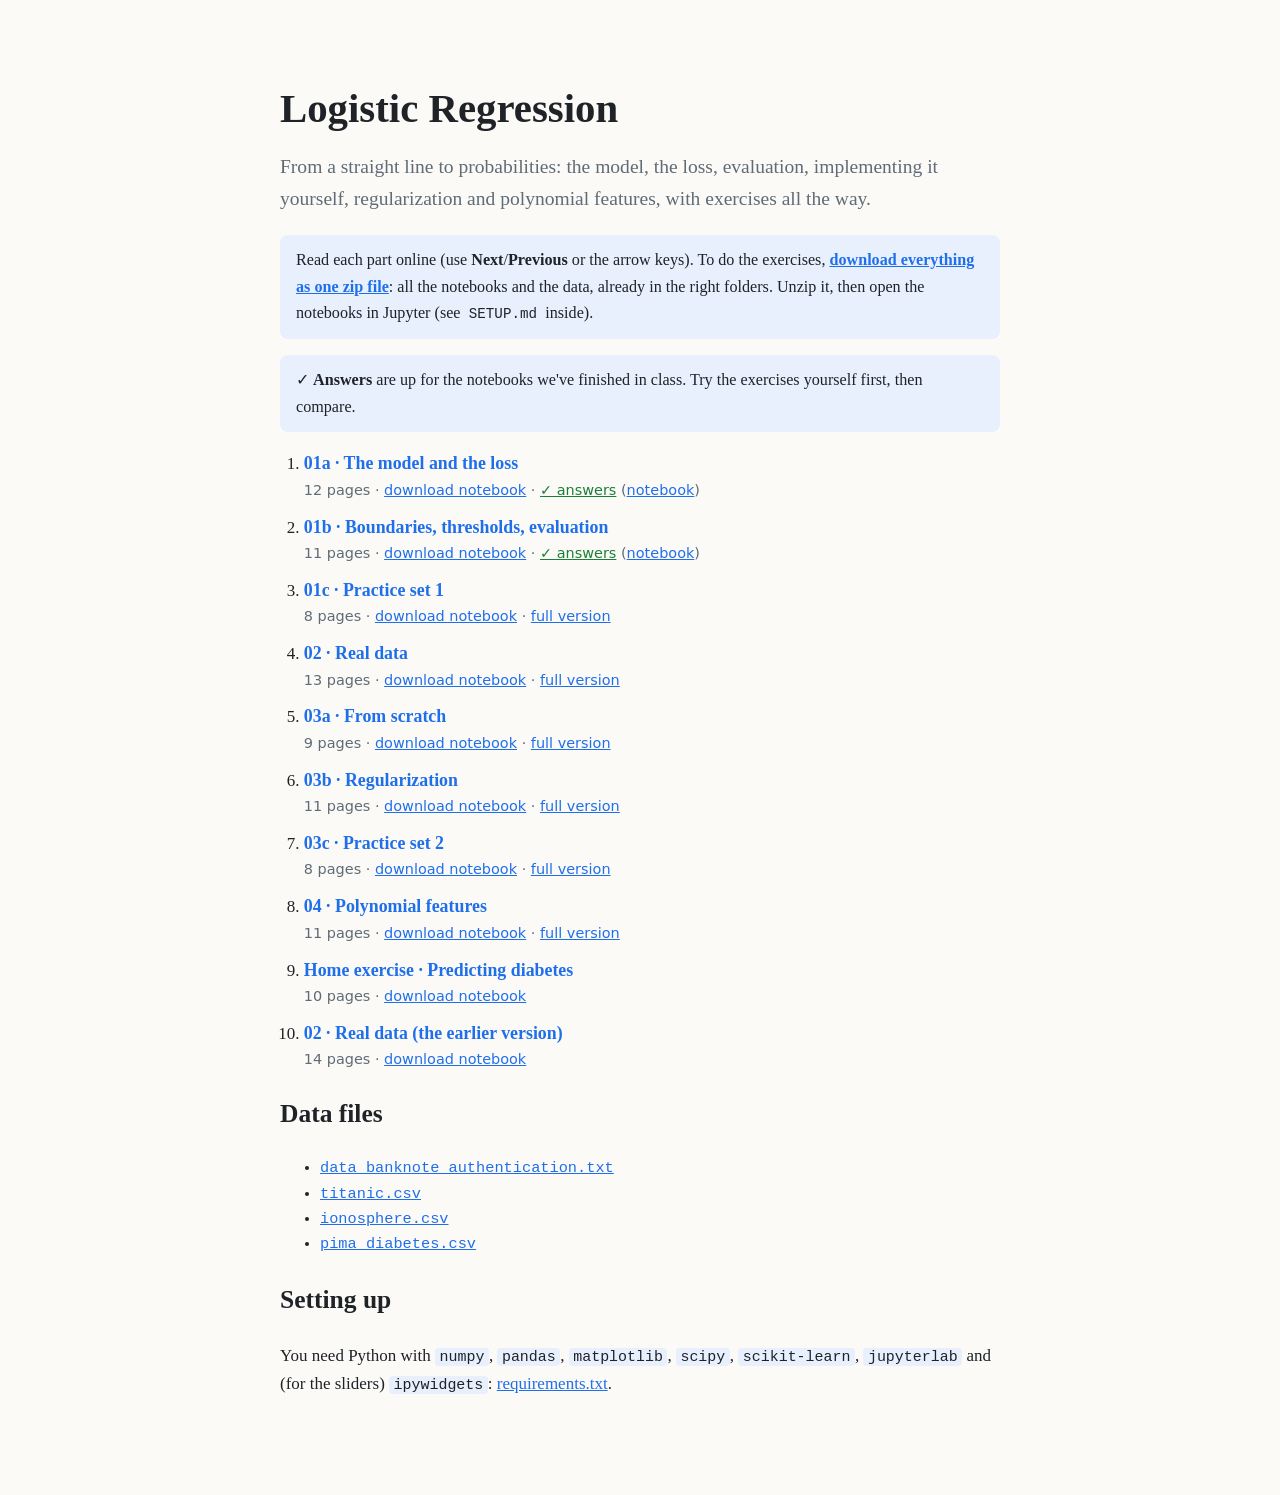
<file: docs/index.html>
<!DOCTYPE html>
<html lang="en">
<head>
<meta charset="utf-8">
<meta name="viewport" content="width=device-width, initial-scale=1">
<title>Logistic Regression · Course materials</title>
<link rel="stylesheet" href="assets/style.css">
</head>
<body class="index">
<main class="index-main">
  <h1>Logistic Regression</h1>
  <p class="lead">From a straight line to probabilities: the model, the loss, evaluation, implementing it
  yourself, regularization and polynomial features, with exercises all the way.</p>
  <p class="hint">Read each part online (use <b>Next</b>/<b>Previous</b> or the arrow keys). To do the
  exercises, <a href="downloads/logistic-regression-student.zip" download><b>download everything as one
  zip file</b></a>: all the notebooks and the data, already in the right folders. Unzip it, then open the
  notebooks in Jupyter (see <code>SETUP.md</code> inside).</p>
  <p class="hint">✓ <b>Answers</b> are up for the notebooks we've finished in class. Try the exercises yourself first, then compare.</p>
  <ol class="nb-list"><li><a class="nb-link" href="01a.html">01a · The model and the loss</a><span class="nb-meta">12 pages · <a href="downloads/01a_model_and_loss_student.ipynb" download>download notebook</a> · <a class="ans" href="01a-answers.html">✓ answers</a> (<a href="downloads/01a_model_and_loss_answers.ipynb" download>notebook</a>)</span></li><li><a class="nb-link" href="01b.html">01b · Boundaries, thresholds, evaluation</a><span class="nb-meta">11 pages · <a href="downloads/01b_2d_evaluation_student.ipynb" download>download notebook</a> · <a class="ans" href="01b-answers.html">✓ answers</a> (<a href="downloads/01b_2d_evaluation_answers.ipynb" download>notebook</a>)</span></li><li><a class="nb-link" href="01c.html">01c · Practice set 1</a><span class="nb-meta">8 pages · <a href="downloads/01c_practice_1_student.ipynb" download>download notebook</a> · <a href="downloads/01c_practice_1_full_student.ipynb" download>full version</a></span></li><li><a class="nb-link" href="02.html">02 · Real data</a><span class="nb-meta">13 pages · <a href="downloads/02_real_data_student.ipynb" download>download notebook</a> · <a href="downloads/02_real_data_full_student.ipynb" download>full version</a></span></li><li><a class="nb-link" href="03a.html">03a · From scratch</a><span class="nb-meta">9 pages · <a href="downloads/03a_from_scratch_student.ipynb" download>download notebook</a> · <a href="downloads/03a_from_scratch_full_student.ipynb" download>full version</a></span></li><li><a class="nb-link" href="03b.html">03b · Regularization</a><span class="nb-meta">11 pages · <a href="downloads/03b_regularization_student.ipynb" download>download notebook</a> · <a href="downloads/03b_regularization_full_student.ipynb" download>full version</a></span></li><li><a class="nb-link" href="03c.html">03c · Practice set 2</a><span class="nb-meta">8 pages · <a href="downloads/03c_practice_2_student.ipynb" download>download notebook</a> · <a href="downloads/03c_practice_2_full_student.ipynb" download>full version</a></span></li><li><a class="nb-link" href="04.html">04 · Polynomial features</a><span class="nb-meta">11 pages · <a href="downloads/04_polynomial_features_student.ipynb" download>download notebook</a> · <a href="downloads/04_polynomial_features_full_student.ipynb" download>full version</a></span></li><li><a class="nb-link" href="hw.html">Home exercise · Predicting diabetes</a><span class="nb-meta">10 pages · <a href="downloads/hw_pima_student.ipynb" download>download notebook</a></span></li><li><a class="nb-link" href="02old.html">02 · Real data (the earlier version)</a><span class="nb-meta">14 pages · <a href="downloads/02_real_data_previous_student.ipynb" download>download notebook</a></span></li></ol>
  <h2>Data files</h2>
  <ul class="data-list"><li><a href="downloads/data/data_banknote_authentication.txt" download>data_banknote_authentication.txt</a></li><li><a href="downloads/data/titanic.csv" download>titanic.csv</a></li><li><a href="downloads/data/ionosphere.csv" download>ionosphere.csv</a></li><li><a href="downloads/data/pima_diabetes.csv" download>pima_diabetes.csv</a></li></ul>
  <h2>Setting up</h2>
  <p>You need Python with <code>numpy</code>, <code>pandas</code>, <code>matplotlib</code>, <code>scipy</code>,
  <code>scikit-learn</code>, <code>jupyterlab</code> and (for the sliders) <code>ipywidgets</code>:
  <a href="downloads/requirements.txt">requirements.txt</a>.</p>
</main>
</body>
</html>
</file>
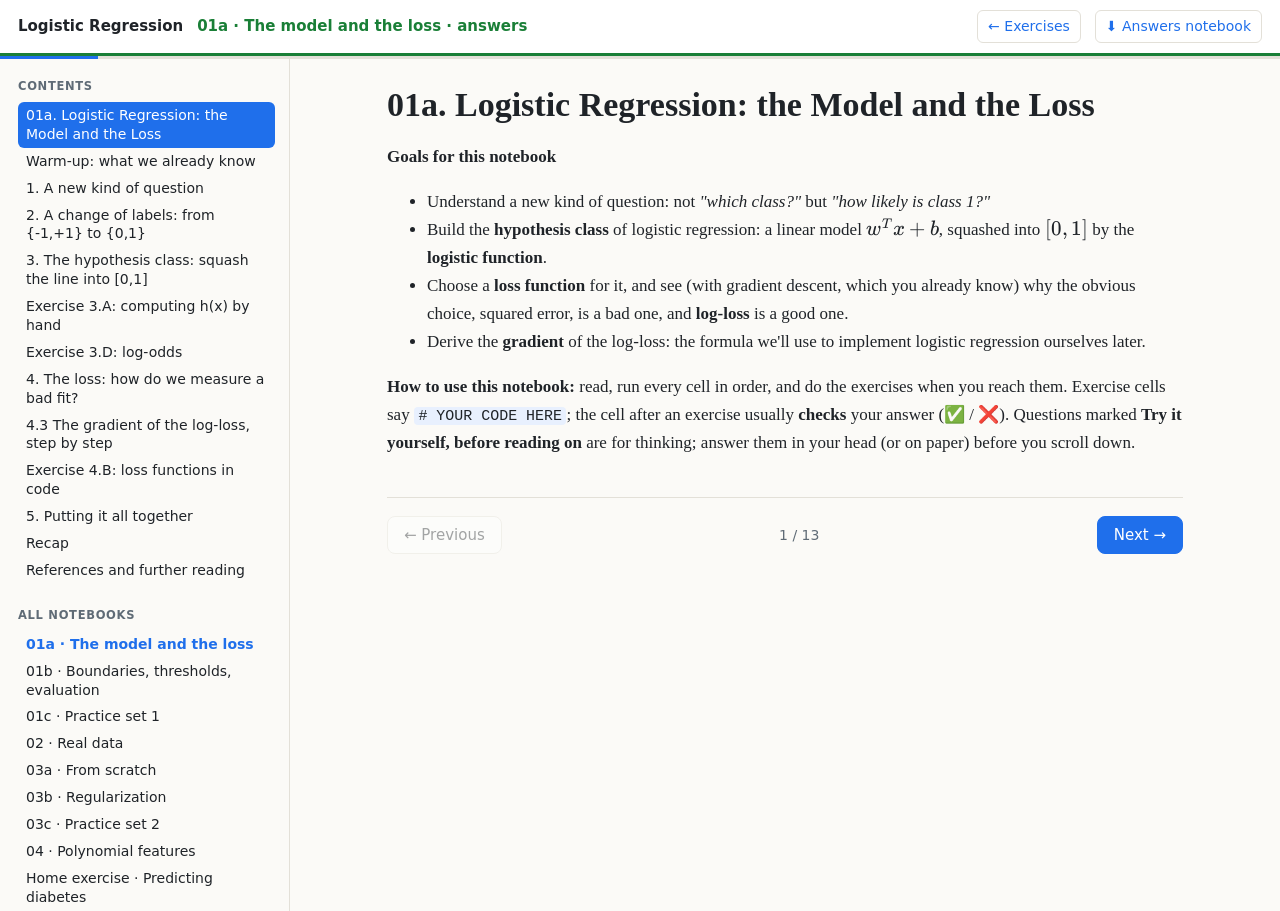
<file: docs/01a-answers.html>
<!DOCTYPE html>
<html lang="en">
<head>
<meta charset="utf-8">
<meta name="viewport" content="width=device-width, initial-scale=1">
<title>01a · The model and the loss · answers · Logistic Regression</title>
<link rel="stylesheet" href="assets/vendor/katex/katex.min.css">
<link rel="stylesheet" href="assets/style.css">
<link rel="stylesheet" href="assets/code.css">
</head>
<body class="answers-view">
<header class="topbar">
  <button class="menu-btn" aria-label="Show contents" onclick="document.body.classList.toggle('nav-open')">☰</button>
  <a class="home" href="index.html">Logistic Regression</a>
  <span class="nb-title">01a · The model and the loss · answers</span>
  <a class="dl" href="01a.html">← Exercises</a> <a class="dl" href="downloads/01a_model_and_loss_answers.ipynb" download>⬇ Answers notebook</a>
</header>
<div class="progress"><div class="progress-bar" id="progress-bar"></div></div>
<div class="layout">
  <nav class="sidebar" id="sidebar"><div class="side-block"><div class="side-head">Contents</div><ol class="toc"><li><a href="#1" data-idx="0">01a. Logistic Regression: the Model and the Loss</a></li><li><a href="#2" data-idx="1">Warm-up: what we already know</a></li><li><a href="#3" data-idx="2">1. A new kind of question</a></li><li><a href="#4" data-idx="3">2. A change of labels: from {-1,+1} to {0,1}</a></li><li><a href="#5" data-idx="4">3. The hypothesis class: squash the line into [0,1]</a></li><li><a href="#6" data-idx="5">Exercise 3.A: computing h(x) by hand</a></li><li><a href="#7" data-idx="6">Exercise 3.D: log-odds</a></li><li><a href="#8" data-idx="7">4. The loss: how do we measure a bad fit?</a></li><li><a href="#9" data-idx="8">4.3 The gradient of the log-loss, step by step</a></li><li><a href="#10" data-idx="9">Exercise 4.B: loss functions in code</a></li><li><a href="#11" data-idx="10">5. Putting it all together</a></li><li><a href="#12" data-idx="11">Recap</a></li><li><a href="#13" data-idx="12">References and further reading</a></li></ol></div><div class="side-block"><div class="side-head">All notebooks</div><ul class="nbs"><li class="current"><a href="01a.html">01a · The model and the loss</a></li><li><a href="01b.html">01b · Boundaries, thresholds, evaluation</a></li><li><a href="01c.html">01c · Practice set 1</a></li><li><a href="02.html">02 · Real data</a></li><li><a href="03a.html">03a · From scratch</a></li><li><a href="03b.html">03b · Regularization</a></li><li><a href="03c.html">03c · Practice set 2</a></li><li><a href="04.html">04 · Polynomial features</a></li><li><a href="hw.html">Home exercise · Predicting diabetes</a></li><li><a href="02old.html">02 · Real data (the earlier version)</a></li></ul></div></nav>
  <main class="content">
    <article id="page"></article>
    <div class="pager">
      <button id="prev" class="btn">← Previous</button>
      <span id="page-count"></span>
      <button id="next" class="btn primary">Next →</button>
    </div>
  </main>
</div>
<script id="sections" type="application/json">[{"title": "01a. Logistic Regression: the Model and the Loss", "blocks": [{"t": "md", "text": "# 01a. Logistic Regression: the Model and the Loss\n\n**Goals for this notebook**\n\n- Understand a new kind of question: not *\"which class?\"* but *\"how likely is class 1?\"*\n- Build the **hypothesis class** of logistic regression: a linear model $w^T x + b$, squashed into\n  $[0,1]$ by the **logistic function**.\n- Choose a **loss function** for it, and see (with gradient descent, which you already know) why the\n  obvious choice, squared error, is a bad one, and **log-loss** is a good one.\n- Derive the **gradient** of the log-loss: the formula we'll use to implement logistic regression\n  ourselves later.\n\n**How to use this notebook:** read, run every cell in order, and do the exercises when you reach\nthem. Exercise cells say `# YOUR CODE HERE`; the cell after an exercise usually **checks** your\nanswer (✅ / ❌). Questions marked **Try it yourself, before reading on** are for thinking; answer\nthem in your head (or on paper) before you scroll down."}], "nav": "01a. Logistic Regression: the Model and the Loss"}, {"title": "Warm-up: what we already know", "blocks": [{"t": "md", "text": "## Warm-up: what we already know\n\nThree quick questions on the previous unit. Do them by hand first, then type the numbers in.\n\n**W1.** A linear-regression model has $w = (2, -1)$ and $b = 0.5$. What does it predict for\n$x = (1, 3)$? (Remember: $h(x) = w^T x + b$.)\n\n**W2.** A perceptron with the same $w$ and $b$ predicts $\\text{sign}(w^T x + b)$ with labels\n$\\{-1,+1\\}$. What does it predict for the same $x$?\n\n**W3.** We minimize $f(w) = (w - 3)^2$ with gradient descent, starting from $w = 0$ with learning rate\n$\\eta = 0.1$. What is $w$ after **two** steps? (Remember: $w \\leftarrow w - \\eta f'(w)$.)"}, {"t": "code", "html": "<span class=\"n\">w1_answer<\/span> <span class=\"o\">=<\/span> <span class=\"mi\">2<\/span> <span class=\"o\">*<\/span> <span class=\"mi\">1<\/span> <span class=\"o\">+<\/span> <span class=\"p\">(<\/span><span class=\"o\">-<\/span><span class=\"mi\">1<\/span><span class=\"p\">)<\/span> <span class=\"o\">*<\/span> <span class=\"mi\">3<\/span> <span class=\"o\">+<\/span> <span class=\"mf\">0.5<\/span>     <span class=\"c1\"># = -0.5<\/span>\n<span class=\"n\">w2_answer<\/span> <span class=\"o\">=<\/span> <span class=\"o\">-<\/span><span class=\"mi\">1<\/span>                          <span class=\"c1\"># sign(-0.5)<\/span>\n<span class=\"n\">w<\/span> <span class=\"o\">=<\/span> <span class=\"mf\">0.0<\/span>\n<span class=\"k\">for<\/span> <span class=\"n\">step<\/span> <span class=\"ow\">in<\/span> <span class=\"nb\">range<\/span><span class=\"p\">(<\/span><span class=\"mi\">2<\/span><span class=\"p\">):<\/span>\n    <span class=\"n\">w<\/span> <span class=\"o\">=<\/span> <span class=\"n\">w<\/span> <span class=\"o\">-<\/span> <span class=\"mf\">0.1<\/span> <span class=\"o\">*<\/span> <span class=\"mi\">2<\/span> <span class=\"o\">*<\/span> <span class=\"p\">(<\/span><span class=\"n\">w<\/span> <span class=\"o\">-<\/span> <span class=\"mi\">3<\/span><span class=\"p\">)<\/span>\n<span class=\"n\">w3_answer<\/span> <span class=\"o\">=<\/span> <span class=\"n\">w<\/span>                           <span class=\"c1\"># 0.6, then 1.08<\/span>\n\n<span class=\"n\">check<\/span><span class=\"p\">(<\/span><span class=\"s2\">&quot;W1&quot;<\/span><span class=\"p\">,<\/span> <span class=\"n\">w1_answer<\/span><span class=\"p\">)<\/span>\n<span class=\"n\">check<\/span><span class=\"p\">(<\/span><span class=\"s2\">&quot;W2&quot;<\/span><span class=\"p\">,<\/span> <span class=\"n\">w2_answer<\/span><span class=\"p\">)<\/span>\n<span class=\"n\">check<\/span><span class=\"p\">(<\/span><span class=\"s2\">&quot;W3&quot;<\/span><span class=\"p\">,<\/span> <span class=\"n\">w3_answer<\/span><span class=\"p\">)<\/span>\n", "sol": true}, {"t": "out", "text": "✅ W1: correct!\n✅ W2: correct!\n✅ W3: correct!\n"}], "nav": "Warm-up: what we already know"}, {"title": "1. A new kind of question", "blocks": [{"t": "md", "text": "## 1. A new kind of question\n\nSo far we met two kinds of supervised-learning questions:\n\n- **Regression**: the target is a **number**. *\"What will this apartment sell for?\"* (linear\n  regression)\n- **Classification**: the target is a **class**. *\"Is this email spam, yes or no?\"* (the perceptron)\n\nVery often, though, what we *really* want is a third thing:\n\n- **Probability estimation**: *\"How **likely** is class 1?\"* The answer is a number in $[0,1]$.\n\nHere are some examples from different fields. In each one the target function takes an example\n$x \\in \\mathbb{R}^n$ and returns the probability that $y = 1$, which we write $P(y = 1 \\mid x)$ (\"the\nprobability that $y=1$, given $x$\").\n\n| Field | $x$ (the features) | $n$ | $y = 1$ means... | The data |\n|---|---|---|---|---|\n| Medicine | age, blood pressure, glucose level, BMI, ... | ~8 | the patient develops diabetes within 5 years | medical records of past patients |\n| Finance | income, loan amount, years at job, past late payments | ~10 | the borrower defaults on the loan | the bank's history of past loans |\n| Email | how often each of 1000 words appears | 1000 | the email is spam | emails that users marked as spam / not spam |\n| Sports | team rankings, home/away, recent results | ~6 | the home team wins | results of past games |\n| Weather | today's pressure, humidity, temperature, wind | ~5 | it rains tomorrow | years of daily weather records |\n| Astronomy | brightness measurements of a star over time | ~50 | the star has a planet | stars already confirmed by telescopes |\n\nIn every row the *data* is the same shape: many examples $x_1, \\dots, x_N$, each with a label $y_i$\nthat is either 0 or 1. **We never observe the probability itself**, only what actually happened.\nStill, we want the model to output a probability.\n\n**Why a probability, and not just a class?**\n\n- *\"It will rain tomorrow\"* is much less useful than *\"70% chance of rain\"*. A 51% forecast and a 99%\n  forecast should lead to different decisions (umbrella? cancel the trip?).\n- A doctor treats a patient with a 3% risk differently from one with a 45% risk, even though both are\n  \"probably healthy\".\n- From a probability we can always get a class (e.g. \"predict 1 if the probability is above 0.5\"; we\n  do this in 01b). We can't go the other way: a class alone doesn't tell us how sure the model is."}, {"t": "md", "text": "### A running example: passing an exam\n\nThroughout this notebook we'll use a small, made-up dataset: for $N = 40$ students we know how many\nhours they studied ($x$, so $n = 1$) and whether they **passed** the exam ($y = 1$) or not ($y = 0$)."}, {"t": "code", "html": "<span class=\"n\">rng<\/span> <span class=\"o\">=<\/span> <span class=\"n\">np<\/span><span class=\"o\">.<\/span><span class=\"n\">random<\/span><span class=\"o\">.<\/span><span class=\"n\">default_rng<\/span><span class=\"p\">(<\/span><span class=\"mi\">1<\/span><span class=\"p\">)<\/span>\n<span class=\"n\">N<\/span> <span class=\"o\">=<\/span> <span class=\"mi\">40<\/span>\n<span class=\"n\">hours<\/span> <span class=\"o\">=<\/span> <span class=\"n\">np<\/span><span class=\"o\">.<\/span><span class=\"n\">round<\/span><span class=\"p\">(<\/span><span class=\"n\">rng<\/span><span class=\"o\">.<\/span><span class=\"n\">uniform<\/span><span class=\"p\">(<\/span><span class=\"mi\">0<\/span><span class=\"p\">,<\/span> <span class=\"mi\">10<\/span><span class=\"p\">,<\/span> <span class=\"n\">N<\/span><span class=\"p\">),<\/span> <span class=\"mi\">1<\/span><span class=\"p\">)<\/span>                        <span class=\"c1\"># x: hours studied<\/span>\n<span class=\"n\">true_prob<\/span> <span class=\"o\">=<\/span> <span class=\"mi\">1<\/span> <span class=\"o\">/<\/span> <span class=\"p\">(<\/span><span class=\"mi\">1<\/span> <span class=\"o\">+<\/span> <span class=\"n\">np<\/span><span class=\"o\">.<\/span><span class=\"n\">exp<\/span><span class=\"p\">(<\/span><span class=\"o\">-<\/span><span class=\"mf\">1.2<\/span> <span class=\"o\">*<\/span> <span class=\"p\">(<\/span><span class=\"n\">hours<\/span> <span class=\"o\">-<\/span> <span class=\"mi\">5<\/span><span class=\"p\">)))<\/span>                  <span class=\"c1\"># (hidden from the learner!)<\/span>\n<span class=\"n\">passed<\/span> <span class=\"o\">=<\/span> <span class=\"p\">(<\/span><span class=\"n\">rng<\/span><span class=\"o\">.<\/span><span class=\"n\">uniform<\/span><span class=\"p\">(<\/span><span class=\"n\">size<\/span><span class=\"o\">=<\/span><span class=\"n\">N<\/span><span class=\"p\">)<\/span> <span class=\"o\">&lt;<\/span> <span class=\"n\">true_prob<\/span><span class=\"p\">)<\/span><span class=\"o\">.<\/span><span class=\"n\">astype<\/span><span class=\"p\">(<\/span><span class=\"nb\">int<\/span><span class=\"p\">)<\/span>            <span class=\"c1\"># y: 1 = passed, 0 = failed<\/span>\n\n<span class=\"nb\">print<\/span><span class=\"p\">(<\/span><span class=\"s2\">&quot;hours: &quot;<\/span><span class=\"p\">,<\/span> <span class=\"n\">hours<\/span><span class=\"p\">[:<\/span><span class=\"mi\">10<\/span><span class=\"p\">],<\/span> <span class=\"s2\">&quot;...&quot;<\/span><span class=\"p\">)<\/span>\n<span class=\"nb\">print<\/span><span class=\"p\">(<\/span><span class=\"s2\">&quot;passed:&quot;<\/span><span class=\"p\">,<\/span> <span class=\"n\">passed<\/span><span class=\"p\">[:<\/span><span class=\"mi\">10<\/span><span class=\"p\">],<\/span> <span class=\"s2\">&quot;...&quot;<\/span><span class=\"p\">)<\/span>\n<span class=\"nb\">print<\/span><span class=\"p\">(<\/span><span class=\"s2\">&quot;fraction who passed:&quot;<\/span><span class=\"p\">,<\/span> <span class=\"n\">passed<\/span><span class=\"o\">.<\/span><span class=\"n\">mean<\/span><span class=\"p\">())<\/span>\n", "sol": false}, {"t": "out", "text": "hours:  [5.1 9.5 1.4 9.5 3.1 4.2 8.3 4.1 5.5 0.3] ...\npassed: [0 1 0 1 0 0 1 0 1 0] ...\nfraction who passed: 0.45\n"}, {"t": "code", "html": "<span class=\"n\">plt<\/span><span class=\"o\">.<\/span><span class=\"n\">scatter<\/span><span class=\"p\">(<\/span><span class=\"n\">hours<\/span><span class=\"p\">,<\/span> <span class=\"n\">passed<\/span><span class=\"p\">,<\/span> <span class=\"n\">c<\/span><span class=\"o\">=<\/span><span class=\"n\">passed<\/span><span class=\"p\">,<\/span> <span class=\"n\">cmap<\/span><span class=\"o\">=<\/span><span class=\"s2\">&quot;coolwarm&quot;<\/span><span class=\"p\">,<\/span> <span class=\"n\">edgecolor<\/span><span class=\"o\">=<\/span><span class=\"s2\">&quot;k&quot;<\/span><span class=\"p\">,<\/span> <span class=\"n\">zorder<\/span><span class=\"o\">=<\/span><span class=\"mi\">3<\/span><span class=\"p\">)<\/span>\n<span class=\"n\">plt<\/span><span class=\"o\">.<\/span><span class=\"n\">xlabel<\/span><span class=\"p\">(<\/span><span class=\"s2\">&quot;hours studied (x)&quot;<\/span><span class=\"p\">)<\/span>\n<span class=\"n\">plt<\/span><span class=\"o\">.<\/span><span class=\"n\">ylabel<\/span><span class=\"p\">(<\/span><span class=\"s2\">&quot;passed (y)&quot;<\/span><span class=\"p\">)<\/span>\n<span class=\"n\">plt<\/span><span class=\"o\">.<\/span><span class=\"n\">yticks<\/span><span class=\"p\">([<\/span><span class=\"mi\">0<\/span><span class=\"p\">,<\/span> <span class=\"mi\">1<\/span><span class=\"p\">])<\/span>\n<span class=\"n\">plt<\/span><span class=\"o\">.<\/span><span class=\"n\">title<\/span><span class=\"p\">(<\/span><span class=\"s2\">&quot;Exam data: every label is 0 or 1&quot;<\/span><span class=\"p\">)<\/span>\n<span class=\"n\">plt<\/span><span class=\"o\">.<\/span><span class=\"n\">show<\/span><span class=\"p\">()<\/span>\n", "sol": false}, {"t": "img", "src": "img/01a_ans_001.png"}, {"t": "md", "text": "Notice the overlap in the middle: some students who studied 5 hours passed and some didn't. No rule\nof the form *\"pass if hours > something\"* is always right. A **probability** is the natural way to\ndescribe this: *\"with 5 hours of study, about half pass; with 9 hours, almost everyone does.\"*\n\n**Try it yourself, before reading on:** we already know two models. Could we use them here?\n\n- The **perceptron** outputs only $\\pm 1$: a class, not a probability.\n- **Linear regression** outputs a number. Could we fit a line to the 0/1 labels and read it as a\n  probability?\n\nLet's try the second idea."}, {"t": "code", "html": "<span class=\"kn\">from<\/span><span class=\"w\"> <\/span><span class=\"nn\">sklearn.linear_model<\/span><span class=\"w\"> <\/span><span class=\"kn\">import<\/span> <span class=\"n\">LinearRegression<\/span>\n\n<span class=\"n\">lin_reg<\/span> <span class=\"o\">=<\/span> <span class=\"n\">LinearRegression<\/span><span class=\"p\">()<\/span>\n<span class=\"n\">lin_reg<\/span><span class=\"o\">.<\/span><span class=\"n\">fit<\/span><span class=\"p\">(<\/span><span class=\"n\">hours<\/span><span class=\"o\">.<\/span><span class=\"n\">reshape<\/span><span class=\"p\">(<\/span><span class=\"o\">-<\/span><span class=\"mi\">1<\/span><span class=\"p\">,<\/span> <span class=\"mi\">1<\/span><span class=\"p\">),<\/span> <span class=\"n\">passed<\/span><span class=\"p\">)<\/span>     <span class=\"c1\"># sklearn wants X as a 2D array: one column per feature<\/span>\n<span class=\"n\">slope<\/span> <span class=\"o\">=<\/span> <span class=\"n\">lin_reg<\/span><span class=\"o\">.<\/span><span class=\"n\">coef_<\/span><span class=\"p\">[<\/span><span class=\"mi\">0<\/span><span class=\"p\">]<\/span>\n<span class=\"n\">intercept<\/span> <span class=\"o\">=<\/span> <span class=\"n\">lin_reg<\/span><span class=\"o\">.<\/span><span class=\"n\">intercept_<\/span>\n<span class=\"nb\">print<\/span><span class=\"p\">(<\/span><span class=\"sa\">f<\/span><span class=\"s2\">&quot;linear regression: prediction = <\/span><span class=\"si\">{<\/span><span class=\"n\">slope<\/span><span class=\"si\">:<\/span><span class=\"s2\">.3f<\/span><span class=\"si\">}<\/span><span class=\"s2\"> * hours <\/span><span class=\"si\">{<\/span><span class=\"n\">intercept<\/span><span class=\"si\">:<\/span><span class=\"s2\">+.3f<\/span><span class=\"si\">}<\/span><span class=\"s2\">&quot;<\/span><span class=\"p\">)<\/span>\n\n<span class=\"n\">xs<\/span> <span class=\"o\">=<\/span> <span class=\"n\">np<\/span><span class=\"o\">.<\/span><span class=\"n\">linspace<\/span><span class=\"p\">(<\/span><span class=\"o\">-<\/span><span class=\"mi\">2<\/span><span class=\"p\">,<\/span> <span class=\"mi\">12<\/span><span class=\"p\">,<\/span> <span class=\"mi\">200<\/span><span class=\"p\">)<\/span>\n<span class=\"n\">plt<\/span><span class=\"o\">.<\/span><span class=\"n\">scatter<\/span><span class=\"p\">(<\/span><span class=\"n\">hours<\/span><span class=\"p\">,<\/span> <span class=\"n\">passed<\/span><span class=\"p\">,<\/span> <span class=\"n\">c<\/span><span class=\"o\">=<\/span><span class=\"n\">passed<\/span><span class=\"p\">,<\/span> <span class=\"n\">cmap<\/span><span class=\"o\">=<\/span><span class=\"s2\">&quot;coolwarm&quot;<\/span><span class=\"p\">,<\/span> <span class=\"n\">edgecolor<\/span><span class=\"o\">=<\/span><span class=\"s2\">&quot;k&quot;<\/span><span class=\"p\">,<\/span> <span class=\"n\">zorder<\/span><span class=\"o\">=<\/span><span class=\"mi\">3<\/span><span class=\"p\">)<\/span>\n<span class=\"n\">plt<\/span><span class=\"o\">.<\/span><span class=\"n\">plot<\/span><span class=\"p\">(<\/span><span class=\"n\">xs<\/span><span class=\"p\">,<\/span> <span class=\"n\">slope<\/span> <span class=\"o\">*<\/span> <span class=\"n\">xs<\/span> <span class=\"o\">+<\/span> <span class=\"n\">intercept<\/span><span class=\"p\">,<\/span> <span class=\"s2\">&quot;g-&quot;<\/span><span class=\"p\">,<\/span> <span class=\"n\">linewidth<\/span><span class=\"o\">=<\/span><span class=\"mi\">2<\/span><span class=\"p\">,<\/span> <span class=\"n\">label<\/span><span class=\"o\">=<\/span><span class=\"s2\">&quot;linear regression line&quot;<\/span><span class=\"p\">)<\/span>\n<span class=\"n\">plt<\/span><span class=\"o\">.<\/span><span class=\"n\">axhspan<\/span><span class=\"p\">(<\/span><span class=\"mi\">0<\/span><span class=\"p\">,<\/span> <span class=\"mi\">1<\/span><span class=\"p\">,<\/span> <span class=\"n\">color<\/span><span class=\"o\">=<\/span><span class=\"s2\">&quot;gray&quot;<\/span><span class=\"p\">,<\/span> <span class=\"n\">alpha<\/span><span class=\"o\">=<\/span><span class=\"mf\">0.1<\/span><span class=\"p\">,<\/span> <span class=\"n\">label<\/span><span class=\"o\">=<\/span><span class=\"s2\">&quot;allowed range for a probability&quot;<\/span><span class=\"p\">)<\/span>\n<span class=\"n\">plt<\/span><span class=\"o\">.<\/span><span class=\"n\">xlabel<\/span><span class=\"p\">(<\/span><span class=\"s2\">&quot;hours studied (x)&quot;<\/span><span class=\"p\">)<\/span>\n<span class=\"n\">plt<\/span><span class=\"o\">.<\/span><span class=\"n\">ylabel<\/span><span class=\"p\">(<\/span><span class=\"s2\">&quot;y  /  prediction&quot;<\/span><span class=\"p\">)<\/span>\n<span class=\"n\">plt<\/span><span class=\"o\">.<\/span><span class=\"n\">legend<\/span><span class=\"p\">(<\/span><span class=\"n\">loc<\/span><span class=\"o\">=<\/span><span class=\"s2\">&quot;upper left&quot;<\/span><span class=\"p\">)<\/span>\n<span class=\"n\">plt<\/span><span class=\"o\">.<\/span><span class=\"n\">title<\/span><span class=\"p\">(<\/span><span class=\"s2\">&quot;A straight line doesn&#39;t stay inside [0, 1]&quot;<\/span><span class=\"p\">)<\/span>\n<span class=\"n\">plt<\/span><span class=\"o\">.<\/span><span class=\"n\">show<\/span><span class=\"p\">()<\/span>\n", "sol": false}, {"t": "out", "text": "linear regression: prediction = 0.132 * hours -0.209\n"}, {"t": "img", "src": "img/01a_ans_002.png"}, {"t": "md", "text": "The line does go up as hours go up, which is right. But it keeps going: for a student who studies\na lot it predicts a value **above 1**, and for one who doesn't study at all it predicts a value **below\n0**. Neither can be a probability. We need a model whose output **always stays between 0 and 1**.\nThat's what logistic regression is."}, {"t": "md", "text": "### Exercise 1.1: what kind of question?\n\nFor each question below, say whether it's **regression**, **classification** or **probability\nestimation**. Then say what $x$ could be, roughly what $n$ is, and what $y$ is.\n\n1. What will the highest temperature be in Tel Aviv tomorrow?\n2. What is the chance that a customer cancels their phone subscription this month?\n3. Which digit (0 to 9) is written in this 28×28 pixel image?\n\n"}, {"t": "answer", "text": "1. **Regression**: the target is a number (degrees). $x$ = today's weather measurements (temperature,\n   humidity, wind, pressure, ...), $n \\approx 5$; $y$ = tomorrow's maximum temperature.\n2. **Probability estimation**: we want a number in $[0,1]$. $x$ = customer details (months as a\n   customer, monthly bill, number of complaints, ...), $n \\approx 10$; $y = 1$ if they cancelled, 0 if\n   not. In the data we only see 0/1 outcomes, but we want the model to output a probability.\n3. **Classification**, with 10 classes instead of 2. $x$ = the 784 pixel brightness values, so\n   $n = 784$; $y \\in \\{0, 1, \\dots, 9\\}$. (In this unit we only handle two classes.)"}, {"t": "md", "text": "### Exercise 1.2: how bad is the line?\n\nUse `slope` and `intercept` from the linear regression above to compute what the line predicts for a\nstudent who studied **0 hours** and for one who studied **12 hours**. Store them in `pred_0` and\n`pred_12`."}, {"t": "code", "html": "<span class=\"n\">pred_0<\/span> <span class=\"o\">=<\/span> <span class=\"n\">slope<\/span> <span class=\"o\">*<\/span> <span class=\"mi\">0<\/span> <span class=\"o\">+<\/span> <span class=\"n\">intercept<\/span>\n<span class=\"n\">pred_12<\/span> <span class=\"o\">=<\/span> <span class=\"n\">slope<\/span> <span class=\"o\">*<\/span> <span class=\"mi\">12<\/span> <span class=\"o\">+<\/span> <span class=\"n\">intercept<\/span>\n<span class=\"nb\">print<\/span><span class=\"p\">(<\/span><span class=\"s2\">&quot;prediction for 0 hours: &quot;<\/span><span class=\"p\">,<\/span> <span class=\"n\">pred_0<\/span><span class=\"p\">)<\/span>\n<span class=\"nb\">print<\/span><span class=\"p\">(<\/span><span class=\"s2\">&quot;prediction for 12 hours:&quot;<\/span><span class=\"p\">,<\/span> <span class=\"n\">pred_12<\/span><span class=\"p\">)<\/span>\n<span class=\"n\">check<\/span><span class=\"p\">(<\/span><span class=\"s2\">&quot;1.2&quot;<\/span><span class=\"p\">,<\/span> <span class=\"p\">[<\/span><span class=\"n\">pred_0<\/span><span class=\"p\">,<\/span> <span class=\"n\">pred_12<\/span><span class=\"p\">])<\/span>\n", "sol": true}, {"t": "out", "text": "prediction for 0 hours:  -0.2094050458602798\nprediction for 12 hours: 1.3700082376373965\n✅ 1.2: correct!\n"}, {"t": "md", "text": "Both are outside $[0,1]$: exactly the problem we saw in the plot."}], "nav": "1. A new kind of question"}, {"title": "2. A change of labels: from $\\{-1,+1\\}$ to $\\{0,1\\}$", "blocks": [{"t": "md", "text": "## 2. A change of labels: from $\\{-1,+1\\}$ to $\\{0,1\\}$\n\nWith the perceptron we used the labels $y \\in \\{-1, +1\\}$, because the perceptron predicts\n$\\text{sign}(w^T x + b)$ and the sign function returns $-1$ or $+1$.\n\n**From now on we use $y \\in \\{0, 1\\}$.** Here's why.\n\n- Our model will output **the probability that $y = 1$**. A label of 1 then means *\"it happened,\n  probability 1\"*, and a label of 0 means *\"it didn't happen, probability 0\"*. The labels live on the\n  same scale as the predictions, so it makes sense to compare them directly (for example, predicted\n  0.9 vs. actual 1).\n- The **average of the labels** is simply the fraction of examples in class 1. We already used this\n  above: `passed.mean()` was the fraction of students who passed.\n- The loss function we'll build in section 4 has a particularly clean formula with 0/1 labels.\n\n| | Perceptron | Logistic regression |\n|---|---|---|\n| labels | $y \\in \\{-1, +1\\}$ | $y \\in \\{0, 1\\}$ |\n| model output | $\\text{sign}(w^T x + b) \\in \\{-1, +1\\}$ | a probability in $[0, 1]$ |\n| \"the positive class\" | $y = +1$ | $y = 1$ |\n\nConverting is easy: $y_{01} = \\dfrac{y_{\\pm1} + 1}{2}$ turns $-1 \\to 0$ and $+1 \\to 1$.\n\n(One more convention: we keep the **intercept** $b$ separate from $w$ and write $w^T x + b$. If you\nlearned the trick of adding a constant feature $x_0 = 1$ so that $b$ becomes part of $w$, that's\nexactly the same model, just written differently.)"}, {"t": "md", "text": "### Exercise 2.1\n\nConvert `y_pm` (perceptron-style labels) into 0/1 labels and store them in `y01`. Use one line of NumPy\narithmetic, no loops."}, {"t": "code", "html": "<span class=\"n\">y_pm<\/span> <span class=\"o\">=<\/span> <span class=\"n\">np<\/span><span class=\"o\">.<\/span><span class=\"n\">array<\/span><span class=\"p\">([<\/span><span class=\"mi\">1<\/span><span class=\"p\">,<\/span> <span class=\"o\">-<\/span><span class=\"mi\">1<\/span><span class=\"p\">,<\/span> <span class=\"o\">-<\/span><span class=\"mi\">1<\/span><span class=\"p\">,<\/span> <span class=\"mi\">1<\/span><span class=\"p\">,<\/span> <span class=\"mi\">1<\/span><span class=\"p\">,<\/span> <span class=\"o\">-<\/span><span class=\"mi\">1<\/span><span class=\"p\">,<\/span> <span class=\"mi\">1<\/span><span class=\"p\">])<\/span>\n<span class=\"n\">y01<\/span> <span class=\"o\">=<\/span> <span class=\"p\">(<\/span><span class=\"n\">y_pm<\/span> <span class=\"o\">+<\/span> <span class=\"mi\">1<\/span><span class=\"p\">)<\/span> <span class=\"o\">//<\/span> <span class=\"mi\">2<\/span>\n<span class=\"nb\">print<\/span><span class=\"p\">(<\/span><span class=\"n\">y01<\/span><span class=\"p\">)<\/span>\n<span class=\"n\">check<\/span><span class=\"p\">(<\/span><span class=\"s2\">&quot;2.1&quot;<\/span><span class=\"p\">,<\/span> <span class=\"n\">y01<\/span><span class=\"p\">)<\/span>\n", "sol": true}, {"t": "out", "text": "[1 0 0 1 1 0 1]\n✅ 2.1: correct!\n"}, {"t": "md", "text": "### Exercise 2.2 (a small twist)\n\nCompute the fraction of positive examples in two ways:\n\n- `frac_a`: from the 0/1 labels `y01` (easy);\n- `frac_b`: directly from `y_pm`, **without** converting it first. Hint: what is the mean of `y_pm`,\n  and how is it related to the fraction?"}, {"t": "code", "html": "<span class=\"n\">frac_a<\/span> <span class=\"o\">=<\/span> <span class=\"n\">y01<\/span><span class=\"o\">.<\/span><span class=\"n\">mean<\/span><span class=\"p\">()<\/span>\n<span class=\"n\">frac_b<\/span> <span class=\"o\">=<\/span> <span class=\"p\">(<\/span><span class=\"n\">y_pm<\/span><span class=\"o\">.<\/span><span class=\"n\">mean<\/span><span class=\"p\">()<\/span> <span class=\"o\">+<\/span> <span class=\"mi\">1<\/span><span class=\"p\">)<\/span> <span class=\"o\">/<\/span> <span class=\"mi\">2<\/span>      <span class=\"c1\"># mean of ±1 labels is (2*frac - 1)<\/span>\n<span class=\"nb\">print<\/span><span class=\"p\">(<\/span><span class=\"n\">frac_a<\/span><span class=\"p\">,<\/span> <span class=\"n\">frac_b<\/span><span class=\"p\">)<\/span>\n<span class=\"n\">check<\/span><span class=\"p\">(<\/span><span class=\"s2\">&quot;2.2&quot;<\/span><span class=\"p\">,<\/span> <span class=\"p\">[<\/span><span class=\"n\">frac_a<\/span><span class=\"p\">,<\/span> <span class=\"n\">frac_b<\/span><span class=\"p\">])<\/span>\n", "sol": true}, {"t": "out", "text": "0.5714285714285714 0.5714285714285714\n✅ 2.2: correct!\n"}, {"t": "md", "text": "With 0/1 labels this is just `.mean()`. That's one small reason 0/1 labels are convenient."}], "nav": "2. A change of labels: from {-1,+1} to {0,1}"}, {"title": "3. The hypothesis class: squash the line into $[0,1]$", "blocks": [{"t": "md", "text": "## 3. The hypothesis class: squash the line into $[0,1]$\n\nHere's the idea. Keep the linear model we know, $z = w^T x + b$ (any real number), and pass it\nthrough a function that **squashes** every real number into the interval $(0,1)$:\n\n$$h(x) = \\sigma(w^T x + b)$$\n\nThe squashing function we use is the **logistic function** (also called *the sigmoid*):\n\n$$\\sigma(z) = \\frac{1}{1 + e^{-z}}$$\n\nThe **hypothesis class** of logistic regression is the set of all such functions $h$, one for every\nchoice of the parameters $w \\in \\mathbb{R}^n$ and $b \\in \\mathbb{R}$. Learning means choosing a good\n$w$ and $b$, exactly as in linear regression."}, {"t": "md", "text": "### 3.1 Meet the logistic function"}, {"t": "code", "html": "<span class=\"k\">def<\/span><span class=\"w\"> <\/span><span class=\"nf\">sigmoid<\/span><span class=\"p\">(<\/span><span class=\"n\">z<\/span><span class=\"p\">):<\/span>\n    <span class=\"k\">return<\/span> <span class=\"mi\">1<\/span> <span class=\"o\">/<\/span> <span class=\"p\">(<\/span><span class=\"mi\">1<\/span> <span class=\"o\">+<\/span> <span class=\"n\">np<\/span><span class=\"o\">.<\/span><span class=\"n\">exp<\/span><span class=\"p\">(<\/span><span class=\"o\">-<\/span><span class=\"n\">z<\/span><span class=\"p\">))<\/span>\n\n<span class=\"k\">for<\/span> <span class=\"n\">z<\/span> <span class=\"ow\">in<\/span> <span class=\"p\">[<\/span><span class=\"o\">-<\/span><span class=\"mi\">10<\/span><span class=\"p\">,<\/span> <span class=\"o\">-<\/span><span class=\"mi\">5<\/span><span class=\"p\">,<\/span> <span class=\"o\">-<\/span><span class=\"mi\">2<\/span><span class=\"p\">,<\/span> <span class=\"o\">-<\/span><span class=\"mi\">1<\/span><span class=\"p\">,<\/span> <span class=\"mi\">0<\/span><span class=\"p\">,<\/span> <span class=\"mi\">1<\/span><span class=\"p\">,<\/span> <span class=\"mi\">2<\/span><span class=\"p\">,<\/span> <span class=\"mi\">5<\/span><span class=\"p\">,<\/span> <span class=\"mi\">10<\/span><span class=\"p\">]:<\/span>\n    <span class=\"nb\">print<\/span><span class=\"p\">(<\/span><span class=\"sa\">f<\/span><span class=\"s2\">&quot;z = <\/span><span class=\"si\">{<\/span><span class=\"n\">z<\/span><span class=\"si\">:<\/span><span class=\"s2\">&gt;4<\/span><span class=\"si\">}<\/span><span class=\"s2\">   sigma(z) = <\/span><span class=\"si\">{<\/span><span class=\"n\">sigmoid<\/span><span class=\"p\">(<\/span><span class=\"n\">z<\/span><span class=\"p\">)<\/span><span class=\"si\">:<\/span><span class=\"s2\">.5f<\/span><span class=\"si\">}<\/span><span class=\"s2\">&quot;<\/span><span class=\"p\">)<\/span>\n", "sol": false}, {"t": "out", "text": "z =  -10   sigma(z) = 0.00005\nz =   -5   sigma(z) = 0.00669\nz =   -2   sigma(z) = 0.11920\nz =   -1   sigma(z) = 0.26894\nz =    0   sigma(z) = 0.50000\nz =    1   sigma(z) = 0.73106\nz =    2   sigma(z) = 0.88080\nz =    5   sigma(z) = 0.99331\nz =   10   sigma(z) = 0.99995\n"}, {"t": "code", "html": "<span class=\"n\">zs<\/span> <span class=\"o\">=<\/span> <span class=\"n\">np<\/span><span class=\"o\">.<\/span><span class=\"n\">linspace<\/span><span class=\"p\">(<\/span><span class=\"o\">-<\/span><span class=\"mi\">8<\/span><span class=\"p\">,<\/span> <span class=\"mi\">8<\/span><span class=\"p\">,<\/span> <span class=\"mi\">400<\/span><span class=\"p\">)<\/span>\n<span class=\"n\">plt<\/span><span class=\"o\">.<\/span><span class=\"n\">plot<\/span><span class=\"p\">(<\/span><span class=\"n\">zs<\/span><span class=\"p\">,<\/span> <span class=\"n\">sigmoid<\/span><span class=\"p\">(<\/span><span class=\"n\">zs<\/span><span class=\"p\">),<\/span> <span class=\"n\">linewidth<\/span><span class=\"o\">=<\/span><span class=\"mf\">2.5<\/span><span class=\"p\">)<\/span>\n<span class=\"n\">plt<\/span><span class=\"o\">.<\/span><span class=\"n\">axhline<\/span><span class=\"p\">(<\/span><span class=\"mi\">0<\/span><span class=\"p\">,<\/span> <span class=\"n\">color<\/span><span class=\"o\">=<\/span><span class=\"s2\">&quot;gray&quot;<\/span><span class=\"p\">,<\/span> <span class=\"n\">linewidth<\/span><span class=\"o\">=<\/span><span class=\"mf\">0.8<\/span><span class=\"p\">)<\/span>\n<span class=\"n\">plt<\/span><span class=\"o\">.<\/span><span class=\"n\">axhline<\/span><span class=\"p\">(<\/span><span class=\"mi\">1<\/span><span class=\"p\">,<\/span> <span class=\"n\">color<\/span><span class=\"o\">=<\/span><span class=\"s2\">&quot;gray&quot;<\/span><span class=\"p\">,<\/span> <span class=\"n\">linewidth<\/span><span class=\"o\">=<\/span><span class=\"mf\">0.8<\/span><span class=\"p\">)<\/span>\n<span class=\"n\">plt<\/span><span class=\"o\">.<\/span><span class=\"n\">axhline<\/span><span class=\"p\">(<\/span><span class=\"mf\">0.5<\/span><span class=\"p\">,<\/span> <span class=\"n\">color<\/span><span class=\"o\">=<\/span><span class=\"s2\">&quot;gray&quot;<\/span><span class=\"p\">,<\/span> <span class=\"n\">linestyle<\/span><span class=\"o\">=<\/span><span class=\"s2\">&quot;:&quot;<\/span><span class=\"p\">)<\/span>\n<span class=\"n\">plt<\/span><span class=\"o\">.<\/span><span class=\"n\">axvline<\/span><span class=\"p\">(<\/span><span class=\"mi\">0<\/span><span class=\"p\">,<\/span> <span class=\"n\">color<\/span><span class=\"o\">=<\/span><span class=\"s2\">&quot;gray&quot;<\/span><span class=\"p\">,<\/span> <span class=\"n\">linestyle<\/span><span class=\"o\">=<\/span><span class=\"s2\">&quot;:&quot;<\/span><span class=\"p\">)<\/span>\n<span class=\"n\">plt<\/span><span class=\"o\">.<\/span><span class=\"n\">xlabel<\/span><span class=\"p\">(<\/span><span class=\"s2\">&quot;z&quot;<\/span><span class=\"p\">)<\/span>\n<span class=\"n\">plt<\/span><span class=\"o\">.<\/span><span class=\"n\">ylabel<\/span><span class=\"p\">(<\/span><span class=\"s2\">&quot;sigma(z)&quot;<\/span><span class=\"p\">)<\/span>\n<span class=\"n\">plt<\/span><span class=\"o\">.<\/span><span class=\"n\">title<\/span><span class=\"p\">(<\/span><span class=\"s2\">&quot;The logistic function&quot;<\/span><span class=\"p\">)<\/span>\n<span class=\"n\">plt<\/span><span class=\"o\">.<\/span><span class=\"n\">show<\/span><span class=\"p\">()<\/span>\n", "sol": false}, {"t": "img", "src": "img/01a_ans_003.png"}, {"t": "md", "text": "### 3.2 Its properties\n\nEach property below is followed by a short explanation. You'll check several of them yourself in the\nexercises.\n\n1. **Range:** $0 < \\sigma(z) < 1$ for every $z$. The term $e^{-z}$ is always positive, so the\n   denominator $1 + e^{-z}$ is always greater than 1.\n2. **The middle:** $\\sigma(0) = \\frac{1}{1+1} = \\frac12$. The model says \"50/50\" exactly where\n   $w^T x + b = 0$.\n3. **The ends:** as $z \\to +\\infty$, $e^{-z} \\to 0$ and $\\sigma(z) \\to 1$. As $z \\to -\\infty$,\n   $e^{-z} \\to \\infty$ and $\\sigma(z) \\to 0$.\n4. **Monotone:** a larger $z$ always gives a larger $\\sigma(z)$. A larger score always means\n   \"more likely class 1\".\n5. **Symmetry:** $\\sigma(-z) = 1 - \\sigma(z)$. The graph looks the same after rotating it\n   180° around the point $(0, \\tfrac12)$.\n6. **A neat derivative:** $\\sigma'(z) = \\sigma(z)\\,\\big(1 - \\sigma(z)\\big)$.\n\n   *Derivation.* Write $\\sigma(z) = (1 + e^{-z})^{-1}$. By the chain rule:\n   $$\\sigma'(z) = -(1+e^{-z})^{-2} \\cdot (-e^{-z}) = \\frac{e^{-z}}{(1+e^{-z})^2}\n   = \\underbrace{\\frac{1}{1+e^{-z}}}_{\\sigma(z)} \\cdot \\underbrace{\\frac{e^{-z}}{1+e^{-z}}}_{1-\\sigma(z)}$$\n   (For the second bracket: $1 - \\sigma(z) = \\frac{1 + e^{-z} - 1}{1+e^{-z}} = \\frac{e^{-z}}{1+e^{-z}}$.)\n   We'll need this in section 4.\n7. **The inverse: log-odds.** If $p = \\sigma(z)$, then solving for $z$ gives\n   $$z = \\log\\frac{p}{1-p}$$\n   The ratio $\\frac{p}{1-p}$ is called the **odds** (odds of 3 means \"3 times more likely to happen\n   than not\"), and $\\log\\frac{p}{1-p}$ is the **log-odds**. So for logistic regression:\n   $$\\log\\frac{h(x)}{1 - h(x)} = w^T x + b$$\n   **The model is linear in the log-odds.** Increasing a feature $x_j$ by 1 adds $w_j$ to the\n   log-odds."}, {"t": "md", "text": "### 3.3 Zooming in and out\n\nHere's a surprising fact: depending on how far you zoom out, the logistic function looks like three\ncompletely different functions. Move the slider, which sets the plotted range $z \\in [-a, a]$."}, {"t": "widget", "id": "sigmoid-zoom"}, {"t": "md", "text": "- **Zoomed in** (small $a$): it looks like a **straight line** through $(0, \\tfrac12)$, with slope\n  $\\sigma'(0) = \\tfrac14$. Near the middle the model behaves almost like linear regression.\n- **Medium** range: the famous **S-shape**.\n- **Zoomed out** (large $a$): it looks like a **step**, jumping from 0 to 1 at $z = 0$. That step is\n  the perceptron! (Up to the labels: the perceptron's step goes from $-1$ to $+1$.)\n\nSo logistic regression sits between the two models we already know: smooth like linear regression\nin the middle, step-like like the perceptron far from the boundary."}, {"t": "md", "text": "### 3.4 The hypothesis on the exam data: what $w$ and $b$ do\n\nWith one feature, $h(x) = \\sigma(w x + b)$. Use the sliders to find values of $w$ and $b$ that fit\nthe exam data well. While you do, notice:\n\n- $h(x) = 0.5$ exactly where $w x + b = 0$, that is at $x = -b/w$. This is the **decision\n  boundary**.\n- **$|w|$ controls steepness**: a larger $|w|$ gives a sharper transition, closer to a step.\n- **The sign of $w$ sets the direction**: $w > 0$ means more hours give a higher chance of passing."}, {"t": "widget", "id": "hypothesis-1d"}, {"t": "md", "text": "Compare this with the line in section 1: every curve here stays inside $(0,1)$, however far you\nextend it."}, {"t": "md", "text": "### 3.5 Other \"sigmoids\"\n\nThe logistic function isn't the only way to squash $\\mathbb{R}$ into $(0,1)$. Any function that is\nincreasing, goes from 0 to 1 and passes through $(0, \\frac12)$ would do. Three well-known\nalternatives:\n\n- **Probit:** $\\Phi(z)$, the cumulative distribution function of the standard normal distribution\n  (the \"bell curve\"). $\\Phi(z)$ is the area under the bell curve to the left of $z$.\n- **Algebraic sigmoid:** $\\displaystyle \\frac12\\left(\\frac{z}{\\sqrt{1 + z^2}} + 1\\right)$\n- **Rescaled tanh:** $\\displaystyle \\frac12\\big(\\tanh(z) + 1\\big)$. Here $\\tanh$ is the hyperbolic\n  tangent, available as `np.tanh`, which goes from $-1$ to $1$; the rescaling moves it into $(0,1)$."}, {"t": "code", "html": "<span class=\"kn\">from<\/span><span class=\"w\"> <\/span><span class=\"nn\">math<\/span><span class=\"w\"> <\/span><span class=\"kn\">import<\/span> <span class=\"n\">erf<\/span>\n\n<span class=\"k\">def<\/span><span class=\"w\"> <\/span><span class=\"nf\">probit<\/span><span class=\"p\">(<\/span><span class=\"n\">z<\/span><span class=\"p\">):<\/span>\n    <span class=\"k\">return<\/span> <span class=\"mf\">0.5<\/span> <span class=\"o\">*<\/span> <span class=\"p\">(<\/span><span class=\"mi\">1<\/span> <span class=\"o\">+<\/span> <span class=\"n\">np<\/span><span class=\"o\">.<\/span><span class=\"n\">vectorize<\/span><span class=\"p\">(<\/span><span class=\"n\">erf<\/span><span class=\"p\">)(<\/span><span class=\"n\">z<\/span> <span class=\"o\">/<\/span> <span class=\"n\">np<\/span><span class=\"o\">.<\/span><span class=\"n\">sqrt<\/span><span class=\"p\">(<\/span><span class=\"mi\">2<\/span><span class=\"p\">)))<\/span>    <span class=\"c1\"># standard normal CDF<\/span>\n\n<span class=\"k\">def<\/span><span class=\"w\"> <\/span><span class=\"nf\">algebraic_sigmoid<\/span><span class=\"p\">(<\/span><span class=\"n\">z<\/span><span class=\"p\">):<\/span>\n    <span class=\"k\">return<\/span> <span class=\"mf\">0.5<\/span> <span class=\"o\">*<\/span> <span class=\"p\">(<\/span><span class=\"n\">z<\/span> <span class=\"o\">/<\/span> <span class=\"n\">np<\/span><span class=\"o\">.<\/span><span class=\"n\">sqrt<\/span><span class=\"p\">(<\/span><span class=\"mi\">1<\/span> <span class=\"o\">+<\/span> <span class=\"n\">z<\/span><span class=\"o\">**<\/span><span class=\"mi\">2<\/span><span class=\"p\">)<\/span> <span class=\"o\">+<\/span> <span class=\"mi\">1<\/span><span class=\"p\">)<\/span>\n\n<span class=\"k\">def<\/span><span class=\"w\"> <\/span><span class=\"nf\">tanh_rescaled<\/span><span class=\"p\">(<\/span><span class=\"n\">z<\/span><span class=\"p\">):<\/span>\n    <span class=\"k\">return<\/span> <span class=\"mf\">0.5<\/span> <span class=\"o\">*<\/span> <span class=\"p\">(<\/span><span class=\"n\">np<\/span><span class=\"o\">.<\/span><span class=\"n\">tanh<\/span><span class=\"p\">(<\/span><span class=\"n\">z<\/span><span class=\"p\">)<\/span> <span class=\"o\">+<\/span> <span class=\"mi\">1<\/span><span class=\"p\">)<\/span>\n\n<span class=\"n\">zs<\/span> <span class=\"o\">=<\/span> <span class=\"n\">np<\/span><span class=\"o\">.<\/span><span class=\"n\">linspace<\/span><span class=\"p\">(<\/span><span class=\"o\">-<\/span><span class=\"mi\">6<\/span><span class=\"p\">,<\/span> <span class=\"mi\">6<\/span><span class=\"p\">,<\/span> <span class=\"mi\">400<\/span><span class=\"p\">)<\/span>\n<span class=\"n\">plt<\/span><span class=\"o\">.<\/span><span class=\"n\">figure<\/span><span class=\"p\">(<\/span><span class=\"n\">figsize<\/span><span class=\"o\">=<\/span><span class=\"p\">(<\/span><span class=\"mi\">7<\/span><span class=\"p\">,<\/span> <span class=\"mi\">4<\/span><span class=\"p\">))<\/span>\n<span class=\"k\">for<\/span> <span class=\"n\">f<\/span><span class=\"p\">,<\/span> <span class=\"n\">name<\/span> <span class=\"ow\">in<\/span> <span class=\"p\">[(<\/span><span class=\"n\">sigmoid<\/span><span class=\"p\">,<\/span> <span class=\"s2\">&quot;logistic&quot;<\/span><span class=\"p\">),<\/span> <span class=\"p\">(<\/span><span class=\"n\">probit<\/span><span class=\"p\">,<\/span> <span class=\"s2\">&quot;probit&quot;<\/span><span class=\"p\">),<\/span>\n                <span class=\"p\">(<\/span><span class=\"n\">algebraic_sigmoid<\/span><span class=\"p\">,<\/span> <span class=\"s2\">&quot;algebraic&quot;<\/span><span class=\"p\">),<\/span> <span class=\"p\">(<\/span><span class=\"n\">tanh_rescaled<\/span><span class=\"p\">,<\/span> <span class=\"s2\">&quot;tanh (rescaled)&quot;<\/span><span class=\"p\">)]:<\/span>\n    <span class=\"n\">plt<\/span><span class=\"o\">.<\/span><span class=\"n\">plot<\/span><span class=\"p\">(<\/span><span class=\"n\">zs<\/span><span class=\"p\">,<\/span> <span class=\"n\">f<\/span><span class=\"p\">(<\/span><span class=\"n\">zs<\/span><span class=\"p\">),<\/span> <span class=\"n\">linewidth<\/span><span class=\"o\">=<\/span><span class=\"mi\">2<\/span><span class=\"p\">,<\/span> <span class=\"n\">label<\/span><span class=\"o\">=<\/span><span class=\"n\">name<\/span><span class=\"p\">)<\/span>\n<span class=\"n\">plt<\/span><span class=\"o\">.<\/span><span class=\"n\">axhline<\/span><span class=\"p\">(<\/span><span class=\"mf\">0.5<\/span><span class=\"p\">,<\/span> <span class=\"n\">color<\/span><span class=\"o\">=<\/span><span class=\"s2\">&quot;gray&quot;<\/span><span class=\"p\">,<\/span> <span class=\"n\">linestyle<\/span><span class=\"o\">=<\/span><span class=\"s2\">&quot;:&quot;<\/span><span class=\"p\">)<\/span>\n<span class=\"n\">plt<\/span><span class=\"o\">.<\/span><span class=\"n\">axvline<\/span><span class=\"p\">(<\/span><span class=\"mi\">0<\/span><span class=\"p\">,<\/span> <span class=\"n\">color<\/span><span class=\"o\">=<\/span><span class=\"s2\">&quot;gray&quot;<\/span><span class=\"p\">,<\/span> <span class=\"n\">linestyle<\/span><span class=\"o\">=<\/span><span class=\"s2\">&quot;:&quot;<\/span><span class=\"p\">)<\/span>\n<span class=\"n\">plt<\/span><span class=\"o\">.<\/span><span class=\"n\">legend<\/span><span class=\"p\">()<\/span>\n<span class=\"n\">plt<\/span><span class=\"o\">.<\/span><span class=\"n\">title<\/span><span class=\"p\">(<\/span><span class=\"s2\">&quot;Four ways to squash z into (0, 1)&quot;<\/span><span class=\"p\">)<\/span>\n<span class=\"n\">plt<\/span><span class=\"o\">.<\/span><span class=\"n\">xlabel<\/span><span class=\"p\">(<\/span><span class=\"s2\">&quot;z&quot;<\/span><span class=\"p\">)<\/span>\n<span class=\"n\">plt<\/span><span class=\"o\">.<\/span><span class=\"n\">show<\/span><span class=\"p\">()<\/span>\n", "sol": false}, {"t": "img", "src": "img/01a_ans_004.png"}, {"t": "widget", "id": "four-sigmoids"}, {"t": "md", "text": "All four pass through $(0, \\frac12)$ and look similar. They differ in how **steep** they are in the\nmiddle, and in how fast they approach 0 and 1 in the **tails**. The algebraic sigmoid, for example,\napproaches them much more slowly than the others.\n\nDoes the choice matter for learning? We'll run that experiment in notebook 03a, after we've\nimplemented logistic regression ourselves. Until then we use the standard logistic function, and\nsection 4 shows one very good reason for that choice."}], "nav": "3. The hypothesis class: squash the line into [0,1]"}, {"title": "Exercise 3.A: computing $h(x)$ by hand", "blocks": [{"t": "md", "text": "### Exercise 3.A: computing $h(x)$ by hand\n\nA model with $n = 2$ features has $w = (0.5, -1)$ and $b = 1$.\n\n1. For $x = (2, 1)$, compute $z = w^T x + b$ and then $h(x) = \\sigma(z)$. Store them in `z_a`, `h_a`.\n2. Do the same for $x = (0, 3)$, storing the results in `z_b`, `h_b`.\n\nDo $z$ by hand first. For $\\sigma$ you can use the `sigmoid` function above. Then check with NumPy:\n`w @ x` computes $w^T x$."}, {"t": "code", "html": "<span class=\"n\">w<\/span> <span class=\"o\">=<\/span> <span class=\"n\">np<\/span><span class=\"o\">.<\/span><span class=\"n\">array<\/span><span class=\"p\">([<\/span><span class=\"mf\">0.5<\/span><span class=\"p\">,<\/span> <span class=\"o\">-<\/span><span class=\"mf\">1.0<\/span><span class=\"p\">])<\/span>\n<span class=\"n\">b<\/span> <span class=\"o\">=<\/span> <span class=\"mf\">1.0<\/span>\n<span class=\"n\">z_a<\/span> <span class=\"o\">=<\/span> <span class=\"n\">w<\/span> <span class=\"o\">@<\/span> <span class=\"n\">np<\/span><span class=\"o\">.<\/span><span class=\"n\">array<\/span><span class=\"p\">([<\/span><span class=\"mi\">2<\/span><span class=\"p\">,<\/span> <span class=\"mi\">1<\/span><span class=\"p\">])<\/span> <span class=\"o\">+<\/span> <span class=\"n\">b<\/span>        <span class=\"c1\"># 0.5*2 - 1*1 + 1 = 1<\/span>\n<span class=\"n\">h_a<\/span> <span class=\"o\">=<\/span> <span class=\"n\">sigmoid<\/span><span class=\"p\">(<\/span><span class=\"n\">z_a<\/span><span class=\"p\">)<\/span>\n<span class=\"n\">z_b<\/span> <span class=\"o\">=<\/span> <span class=\"n\">w<\/span> <span class=\"o\">@<\/span> <span class=\"n\">np<\/span><span class=\"o\">.<\/span><span class=\"n\">array<\/span><span class=\"p\">([<\/span><span class=\"mi\">0<\/span><span class=\"p\">,<\/span> <span class=\"mi\">3<\/span><span class=\"p\">])<\/span> <span class=\"o\">+<\/span> <span class=\"n\">b<\/span>        <span class=\"c1\"># 0 - 3 + 1 = -2<\/span>\n<span class=\"n\">h_b<\/span> <span class=\"o\">=<\/span> <span class=\"n\">sigmoid<\/span><span class=\"p\">(<\/span><span class=\"n\">z_b<\/span><span class=\"p\">)<\/span>\n<span class=\"n\">check<\/span><span class=\"p\">(<\/span><span class=\"s2\">&quot;3.A&quot;<\/span><span class=\"p\">,<\/span> <span class=\"p\">[<\/span><span class=\"n\">z_a<\/span><span class=\"p\">,<\/span> <span class=\"n\">h_a<\/span><span class=\"p\">,<\/span> <span class=\"n\">z_b<\/span><span class=\"p\">,<\/span> <span class=\"n\">h_b<\/span><span class=\"p\">])<\/span>\n", "sol": true}, {"t": "out", "text": "✅ 3.A: correct!\n"}, {"t": "md", "text": "### Exercise 3.B: your own sigmoid, and the symmetry property\n\n1. Write `my_sigmoid(z)`, which should work on a whole NumPy array at once. Use `np.exp`.\n2. Check the symmetry $\\sigma(-z) = 1 - \\sigma(z)$ numerically: for 1001 values of $z$ between $-10$\n   and $10$, compute the **largest** absolute difference between the two sides. Store it in\n   `max_symmetry_error`. It should be (practically) zero."}, {"t": "code", "html": "<span class=\"k\">def<\/span><span class=\"w\"> <\/span><span class=\"nf\">my_sigmoid<\/span><span class=\"p\">(<\/span><span class=\"n\">z<\/span><span class=\"p\">):<\/span>\n    <span class=\"k\">return<\/span> <span class=\"mi\">1<\/span> <span class=\"o\">/<\/span> <span class=\"p\">(<\/span><span class=\"mi\">1<\/span> <span class=\"o\">+<\/span> <span class=\"n\">np<\/span><span class=\"o\">.<\/span><span class=\"n\">exp<\/span><span class=\"p\">(<\/span><span class=\"o\">-<\/span><span class=\"n\">z<\/span><span class=\"p\">))<\/span>\n\n<span class=\"n\">check_fn<\/span><span class=\"p\">(<\/span><span class=\"s2\">&quot;3.B&quot;<\/span><span class=\"p\">,<\/span> <span class=\"n\">my_sigmoid<\/span><span class=\"p\">)<\/span>\n", "sol": true}, {"t": "out", "text": "✅ 3.B: correct!\n"}, {"t": "code", "html": "<span class=\"n\">zz<\/span> <span class=\"o\">=<\/span> <span class=\"n\">np<\/span><span class=\"o\">.<\/span><span class=\"n\">linspace<\/span><span class=\"p\">(<\/span><span class=\"o\">-<\/span><span class=\"mi\">10<\/span><span class=\"p\">,<\/span> <span class=\"mi\">10<\/span><span class=\"p\">,<\/span> <span class=\"mi\">1001<\/span><span class=\"p\">)<\/span>\n<span class=\"n\">max_symmetry_error<\/span> <span class=\"o\">=<\/span> <span class=\"n\">np<\/span><span class=\"o\">.<\/span><span class=\"n\">max<\/span><span class=\"p\">(<\/span><span class=\"n\">np<\/span><span class=\"o\">.<\/span><span class=\"n\">abs<\/span><span class=\"p\">(<\/span><span class=\"n\">my_sigmoid<\/span><span class=\"p\">(<\/span><span class=\"o\">-<\/span><span class=\"n\">zz<\/span><span class=\"p\">)<\/span> <span class=\"o\">-<\/span> <span class=\"p\">(<\/span><span class=\"mi\">1<\/span> <span class=\"o\">-<\/span> <span class=\"n\">my_sigmoid<\/span><span class=\"p\">(<\/span><span class=\"n\">zz<\/span><span class=\"p\">))))<\/span>\n<span class=\"nb\">print<\/span><span class=\"p\">(<\/span><span class=\"s2\">&quot;largest difference:&quot;<\/span><span class=\"p\">,<\/span> <span class=\"n\">max_symmetry_error<\/span><span class=\"p\">)<\/span>\n<span class=\"n\">check<\/span><span class=\"p\">(<\/span><span class=\"s2\">&quot;3.B2&quot;<\/span><span class=\"p\">,<\/span> <span class=\"n\">max_symmetry_error<\/span><span class=\"p\">,<\/span> <span class=\"n\">tol<\/span><span class=\"o\">=<\/span><span class=\"mf\">1e-9<\/span><span class=\"p\">)<\/span>\n", "sol": true}, {"t": "out", "text": "largest difference: 1.52452377978618e-16\n✅ 3.B2: correct!\n"}, {"t": "md", "text": "### Checking a derivative numerically\n\nWe derived $\\sigma'(z) = \\sigma(z)(1 - \\sigma(z))$ with algebra. Can we check it **without** any\nalgebra, just with the computer? Yes, by going back to what a derivative *is*.\n\nThe derivative $f'(z)$ is the slope of the graph of $f$ at the point $z$. Take two points on the graph\nthat are very close to each other, and compute the slope of the line through them (\"rise over run\"):\n\n$$f'(z) \\approx \\frac{f(z + \\varepsilon) - f(z)}{\\varepsilon} \\qquad \\text{(for a tiny } \\varepsilon \\text{, say } 10^{-5}\\text{)}$$\n\nThis is exactly the definition of the derivative, just **without taking the limit** $\\varepsilon \\to 0$:\nwe stop at a small, fixed $\\varepsilon$. It's called a **finite difference**.\n\nA slightly better version takes one point on **each side** of $z$:\n\n$$f'(z) \\approx \\frac{f(z + \\varepsilon) - f(z - \\varepsilon)}{2\\varepsilon}$$\n\nThis is the **central difference**. It's more accurate because the errors on the two sides largely\ncancel. Let's try both on a function whose derivative we know: $f(z) = z^2$, so $f'(3) = 6$."}, {"t": "code", "html": "<span class=\"k\">def<\/span><span class=\"w\"> <\/span><span class=\"nf\">f<\/span><span class=\"p\">(<\/span><span class=\"n\">z<\/span><span class=\"p\">):<\/span>\n    <span class=\"k\">return<\/span> <span class=\"n\">z<\/span> <span class=\"o\">**<\/span> <span class=\"mi\">2<\/span>\n\n<span class=\"n\">z0<\/span><span class=\"p\">,<\/span> <span class=\"n\">eps<\/span> <span class=\"o\">=<\/span> <span class=\"mf\">3.0<\/span><span class=\"p\">,<\/span> <span class=\"mf\">1e-5<\/span>\n<span class=\"n\">one_sided<\/span> <span class=\"o\">=<\/span> <span class=\"p\">(<\/span><span class=\"n\">f<\/span><span class=\"p\">(<\/span><span class=\"n\">z0<\/span> <span class=\"o\">+<\/span> <span class=\"n\">eps<\/span><span class=\"p\">)<\/span> <span class=\"o\">-<\/span> <span class=\"n\">f<\/span><span class=\"p\">(<\/span><span class=\"n\">z0<\/span><span class=\"p\">))<\/span> <span class=\"o\">/<\/span> <span class=\"n\">eps<\/span>\n<span class=\"n\">central<\/span> <span class=\"o\">=<\/span> <span class=\"p\">(<\/span><span class=\"n\">f<\/span><span class=\"p\">(<\/span><span class=\"n\">z0<\/span> <span class=\"o\">+<\/span> <span class=\"n\">eps<\/span><span class=\"p\">)<\/span> <span class=\"o\">-<\/span> <span class=\"n\">f<\/span><span class=\"p\">(<\/span><span class=\"n\">z0<\/span> <span class=\"o\">-<\/span> <span class=\"n\">eps<\/span><span class=\"p\">))<\/span> <span class=\"o\">/<\/span> <span class=\"p\">(<\/span><span class=\"mi\">2<\/span> <span class=\"o\">*<\/span> <span class=\"n\">eps<\/span><span class=\"p\">)<\/span>\n<span class=\"nb\">print<\/span><span class=\"p\">(<\/span><span class=\"s2\">&quot;true derivative:  6&quot;<\/span><span class=\"p\">)<\/span>\n<span class=\"nb\">print<\/span><span class=\"p\">(<\/span><span class=\"s2\">&quot;one-sided estimate:&quot;<\/span><span class=\"p\">,<\/span> <span class=\"n\">one_sided<\/span><span class=\"p\">)<\/span>\n<span class=\"nb\">print<\/span><span class=\"p\">(<\/span><span class=\"s2\">&quot;central estimate:  &quot;<\/span><span class=\"p\">,<\/span> <span class=\"n\">central<\/span><span class=\"p\">)<\/span>\n", "sol": false}, {"t": "out", "text": "true derivative:  6\none-sided estimate: 6.000009999951316\ncentral estimate:   6.000000000039306\n"}, {"t": "md", "text": "Both are very close to 6, and the central one is closer. This is a very useful habit:\n**whenever you derive a derivative (or a gradient) by hand, check it numerically.** We'll use this\ntrick again when we implement logistic regression ourselves.\n\n### Exercise 3.C: checking $\\sigma'$ numerically\n\n1. Write `numeric_derivative(f, z, eps=1e-5)`, which returns the central-difference estimate of the\n   derivative of the function `f` at `z` (where `z` can be an array).\n2. Use it to estimate $\\sigma'(z)$ at the points in `z_points`, and store the result in `deriv_est`.\n3. Compare it with the formula $\\sigma(z)(1-\\sigma(z))$ (printed for you)."}, {"t": "code", "html": "<span class=\"k\">def<\/span><span class=\"w\"> <\/span><span class=\"nf\">numeric_derivative<\/span><span class=\"p\">(<\/span><span class=\"n\">f<\/span><span class=\"p\">,<\/span> <span class=\"n\">z<\/span><span class=\"p\">,<\/span> <span class=\"n\">eps<\/span><span class=\"o\">=<\/span><span class=\"mf\">1e-5<\/span><span class=\"p\">):<\/span>\n    <span class=\"k\">return<\/span> <span class=\"p\">(<\/span><span class=\"n\">f<\/span><span class=\"p\">(<\/span><span class=\"n\">z<\/span> <span class=\"o\">+<\/span> <span class=\"n\">eps<\/span><span class=\"p\">)<\/span> <span class=\"o\">-<\/span> <span class=\"n\">f<\/span><span class=\"p\">(<\/span><span class=\"n\">z<\/span> <span class=\"o\">-<\/span> <span class=\"n\">eps<\/span><span class=\"p\">))<\/span> <span class=\"o\">/<\/span> <span class=\"p\">(<\/span><span class=\"mi\">2<\/span> <span class=\"o\">*<\/span> <span class=\"n\">eps<\/span><span class=\"p\">)<\/span>\n\n<span class=\"n\">z_points<\/span> <span class=\"o\">=<\/span> <span class=\"n\">np<\/span><span class=\"o\">.<\/span><span class=\"n\">linspace<\/span><span class=\"p\">(<\/span><span class=\"o\">-<\/span><span class=\"mi\">3<\/span><span class=\"p\">,<\/span> <span class=\"mi\">3<\/span><span class=\"p\">,<\/span> <span class=\"mi\">7<\/span><span class=\"p\">)<\/span>\n<span class=\"n\">deriv_est<\/span> <span class=\"o\">=<\/span> <span class=\"n\">numeric_derivative<\/span><span class=\"p\">(<\/span><span class=\"n\">sigmoid<\/span><span class=\"p\">,<\/span> <span class=\"n\">z_points<\/span><span class=\"p\">)<\/span>\n<span class=\"nb\">print<\/span><span class=\"p\">(<\/span><span class=\"s2\">&quot;numerical estimate:&quot;<\/span><span class=\"p\">,<\/span> <span class=\"n\">deriv_est<\/span><span class=\"p\">)<\/span>\n<span class=\"nb\">print<\/span><span class=\"p\">(<\/span><span class=\"s2\">&quot;formula           :&quot;<\/span><span class=\"p\">,<\/span> <span class=\"n\">sigmoid<\/span><span class=\"p\">(<\/span><span class=\"n\">z_points<\/span><span class=\"p\">)<\/span> <span class=\"o\">*<\/span> <span class=\"p\">(<\/span><span class=\"mi\">1<\/span> <span class=\"o\">-<\/span> <span class=\"n\">sigmoid<\/span><span class=\"p\">(<\/span><span class=\"n\">z_points<\/span><span class=\"p\">)))<\/span>\n<span class=\"n\">check<\/span><span class=\"p\">(<\/span><span class=\"s2\">&quot;3.C&quot;<\/span><span class=\"p\">,<\/span> <span class=\"n\">deriv_est<\/span><span class=\"p\">,<\/span> <span class=\"n\">tol<\/span><span class=\"o\">=<\/span><span class=\"mf\">1e-6<\/span><span class=\"p\">)<\/span>\n", "sol": true}, {"t": "out", "text": "numerical estimate: [0.04517666 0.10499359 0.19661193 0.25       0.19661193 0.10499359\n 0.04517666]\nformula           : [0.04517666 0.10499359 0.19661193 0.25       0.19661193 0.10499359\n 0.04517666]\n✅ 3.C: correct!\n"}], "nav": "Exercise 3.A: computing h(x) by hand"}, {"title": "Exercise 3.D: log-odds", "blocks": [{"t": "md", "text": "### Exercise 3.D: log-odds\n\n1. A model predicts $p = 0.8$. What are the **log-odds** $\\log\\frac{p}{1-p}$? Store them in\n   `log_odds_08`. (`np.log` is the natural logarithm.)\n2. The exam model $h(x) = \\sigma(1.2x - 6)$ is given. How many hours must a student study for the\n   model to predict a **90%** chance of passing? Store the answer in `hours_for_90`.\n   *Hint:* don't search. Use the fact that the log-odds equal $1.2x - 6$, and solve for $x$."}, {"t": "code", "html": "<span class=\"n\">log_odds_08<\/span> <span class=\"o\">=<\/span> <span class=\"n\">np<\/span><span class=\"o\">.<\/span><span class=\"n\">log<\/span><span class=\"p\">(<\/span><span class=\"mf\">0.8<\/span> <span class=\"o\">/<\/span> <span class=\"mf\">0.2<\/span><span class=\"p\">)<\/span>            <span class=\"c1\"># log(4)<\/span>\n<span class=\"n\">hours_for_90<\/span> <span class=\"o\">=<\/span> <span class=\"p\">(<\/span><span class=\"n\">np<\/span><span class=\"o\">.<\/span><span class=\"n\">log<\/span><span class=\"p\">(<\/span><span class=\"mf\">0.9<\/span> <span class=\"o\">/<\/span> <span class=\"mf\">0.1<\/span><span class=\"p\">)<\/span> <span class=\"o\">+<\/span> <span class=\"mi\">6<\/span><span class=\"p\">)<\/span> <span class=\"o\">/<\/span> <span class=\"mf\">1.2<\/span>\n<span class=\"nb\">print<\/span><span class=\"p\">(<\/span><span class=\"n\">log_odds_08<\/span><span class=\"p\">,<\/span> <span class=\"n\">hours_for_90<\/span><span class=\"p\">)<\/span>\n<span class=\"n\">check<\/span><span class=\"p\">(<\/span><span class=\"s2\">&quot;3.D&quot;<\/span><span class=\"p\">,<\/span> <span class=\"p\">[<\/span><span class=\"n\">log_odds_08<\/span><span class=\"p\">,<\/span> <span class=\"n\">hours_for_90<\/span><span class=\"p\">])<\/span>\n", "sol": true}, {"t": "out", "text": "1.3862943611198906 6.831020481113517\n✅ 3.D: correct!\n"}, {"t": "md", "text": "### Exercise 3.E (a twist): design a model\n\nFind $w$ and $b$ so that the one-feature model $h(x) = \\sigma(wx + b)$ gives exactly\n$h(2) = 0.1$ and $h(8) = 0.9$. Store them in `w_design` and `b_design`, then plot your curve.\n\n*Hint:* turn each condition into a condition on the log-odds. You get two **linear** equations in $w$\nand $b$."}, {"t": "code", "html": "<span class=\"c1\"># log-odds of 0.9 is log(9); log-odds of 0.1 is -log(9)<\/span>\n<span class=\"c1\">#   8w + b =  log(9)<\/span>\n<span class=\"c1\">#   2w + b = -log(9)    -&gt; subtract:  6w = 2 log(9)<\/span>\n<span class=\"n\">w_design<\/span> <span class=\"o\">=<\/span> <span class=\"mi\">2<\/span> <span class=\"o\">*<\/span> <span class=\"n\">np<\/span><span class=\"o\">.<\/span><span class=\"n\">log<\/span><span class=\"p\">(<\/span><span class=\"mi\">9<\/span><span class=\"p\">)<\/span> <span class=\"o\">/<\/span> <span class=\"mi\">6<\/span>\n<span class=\"n\">b_design<\/span> <span class=\"o\">=<\/span> <span class=\"o\">-<\/span><span class=\"n\">np<\/span><span class=\"o\">.<\/span><span class=\"n\">log<\/span><span class=\"p\">(<\/span><span class=\"mi\">9<\/span><span class=\"p\">)<\/span> <span class=\"o\">-<\/span> <span class=\"mi\">2<\/span> <span class=\"o\">*<\/span> <span class=\"n\">w_design<\/span>\n<span class=\"n\">check<\/span><span class=\"p\">(<\/span><span class=\"s2\">&quot;3.E&quot;<\/span><span class=\"p\">,<\/span> <span class=\"p\">[<\/span><span class=\"n\">w_design<\/span><span class=\"p\">,<\/span> <span class=\"n\">b_design<\/span><span class=\"p\">])<\/span>\n\n<span class=\"k\">if<\/span> <span class=\"n\">w_design<\/span> <span class=\"ow\">is<\/span> <span class=\"ow\">not<\/span> <span class=\"kc\">None<\/span> <span class=\"ow\">and<\/span> <span class=\"n\">b_design<\/span> <span class=\"ow\">is<\/span> <span class=\"ow\">not<\/span> <span class=\"kc\">None<\/span><span class=\"p\">:<\/span>\n    <span class=\"n\">xs<\/span> <span class=\"o\">=<\/span> <span class=\"n\">np<\/span><span class=\"o\">.<\/span><span class=\"n\">linspace<\/span><span class=\"p\">(<\/span><span class=\"mi\">0<\/span><span class=\"p\">,<\/span> <span class=\"mi\">10<\/span><span class=\"p\">,<\/span> <span class=\"mi\">200<\/span><span class=\"p\">)<\/span>\n    <span class=\"n\">plt<\/span><span class=\"o\">.<\/span><span class=\"n\">plot<\/span><span class=\"p\">(<\/span><span class=\"n\">xs<\/span><span class=\"p\">,<\/span> <span class=\"n\">sigmoid<\/span><span class=\"p\">(<\/span><span class=\"n\">w_design<\/span> <span class=\"o\">*<\/span> <span class=\"n\">xs<\/span> <span class=\"o\">+<\/span> <span class=\"n\">b_design<\/span><span class=\"p\">),<\/span> <span class=\"n\">linewidth<\/span><span class=\"o\">=<\/span><span class=\"mf\">2.5<\/span><span class=\"p\">)<\/span>\n    <span class=\"n\">plt<\/span><span class=\"o\">.<\/span><span class=\"n\">scatter<\/span><span class=\"p\">([<\/span><span class=\"mi\">2<\/span><span class=\"p\">,<\/span> <span class=\"mi\">8<\/span><span class=\"p\">],<\/span> <span class=\"p\">[<\/span><span class=\"mf\">0.1<\/span><span class=\"p\">,<\/span> <span class=\"mf\">0.9<\/span><span class=\"p\">],<\/span> <span class=\"n\">color<\/span><span class=\"o\">=<\/span><span class=\"s2\">&quot;red&quot;<\/span><span class=\"p\">,<\/span> <span class=\"n\">zorder<\/span><span class=\"o\">=<\/span><span class=\"mi\">3<\/span><span class=\"p\">,<\/span> <span class=\"n\">label<\/span><span class=\"o\">=<\/span><span class=\"s2\">&quot;required points&quot;<\/span><span class=\"p\">)<\/span>\n    <span class=\"n\">plt<\/span><span class=\"o\">.<\/span><span class=\"n\">legend<\/span><span class=\"p\">()<\/span>\n    <span class=\"n\">plt<\/span><span class=\"o\">.<\/span><span class=\"n\">title<\/span><span class=\"p\">(<\/span><span class=\"s2\">&quot;Your designed model&quot;<\/span><span class=\"p\">)<\/span>\n    <span class=\"n\">plt<\/span><span class=\"o\">.<\/span><span class=\"n\">show<\/span><span class=\"p\">()<\/span>\n", "sol": true}, {"t": "out", "text": "✅ 3.E: correct!\n"}, {"t": "img", "src": "img/01a_ans_005.png"}], "nav": "Exercise 3.D: log-odds"}, {"title": "4. The loss: how do we measure a bad fit?", "blocks": [{"t": "md", "text": "## 4. The loss: how do we measure a bad fit?\n\nIn the previous unit we learned the recipe:\n\n> choose a **loss function** $L(w, b)$ that measures how badly the hypothesis fits the data, and use\n> **gradient descent** to find the $w, b$ that minimize it.\n\nSo which loss should we use? We compare two candidates. In both, $h_i = h(x_i)$ is the model's\npredicted probability for example $i$, and $y_i \\in \\{0,1\\}$ is its true label.\n\n**Candidate 1: squared error ($L_2$)**, the loss from linear regression:\n$$L_{2}(w, b) = \\frac{1}{N} \\sum_{i=1}^{N} \\big(h_i - y_i\\big)^2$$\n\n**Candidate 2: log-loss** (also called **cross-entropy**):\n$$L_{\\log}(w, b) = -\\frac{1}{N} \\sum_{i=1}^{N} \\Big[ y_i \\log h_i + (1 - y_i) \\log (1 - h_i) \\Big]$$\n\nThe log-loss formula looks scary, but since $y_i$ is 0 or 1, only one of the two terms is ever\n\"on\":\n\n- if $y_i = 1$, the example contributes $-\\log h_i$;\n- if $y_i = 0$, the example contributes $-\\log(1 - h_i)$.\n\nIn words: **minus the log of the probability the model gave to what actually happened.** (This is\nwhere 0/1 labels make the formula clean.)"}, {"t": "md", "text": "### 4.1 One example at a time\n\nTake one example whose true label is $y = 1$. How much does each loss charge for each possible\nprediction $h$?"}, {"t": "code", "html": "<span class=\"n\">h<\/span> <span class=\"o\">=<\/span> <span class=\"n\">np<\/span><span class=\"o\">.<\/span><span class=\"n\">linspace<\/span><span class=\"p\">(<\/span><span class=\"mf\">0.001<\/span><span class=\"p\">,<\/span> <span class=\"mf\">0.999<\/span><span class=\"p\">,<\/span> <span class=\"mi\">500<\/span><span class=\"p\">)<\/span>\n<span class=\"n\">fig<\/span><span class=\"p\">,<\/span> <span class=\"n\">axes<\/span> <span class=\"o\">=<\/span> <span class=\"n\">plt<\/span><span class=\"o\">.<\/span><span class=\"n\">subplots<\/span><span class=\"p\">(<\/span><span class=\"mi\">1<\/span><span class=\"p\">,<\/span> <span class=\"mi\">2<\/span><span class=\"p\">,<\/span> <span class=\"n\">figsize<\/span><span class=\"o\">=<\/span><span class=\"p\">(<\/span><span class=\"mi\">11<\/span><span class=\"p\">,<\/span> <span class=\"mf\">3.8<\/span><span class=\"p\">))<\/span>\n<span class=\"k\">for<\/span> <span class=\"n\">ax<\/span><span class=\"p\">,<\/span> <span class=\"n\">y_true<\/span> <span class=\"ow\">in<\/span> <span class=\"nb\">zip<\/span><span class=\"p\">(<\/span><span class=\"n\">axes<\/span><span class=\"p\">,<\/span> <span class=\"p\">[<\/span><span class=\"mi\">1<\/span><span class=\"p\">,<\/span> <span class=\"mi\">0<\/span><span class=\"p\">]):<\/span>\n    <span class=\"k\">if<\/span> <span class=\"n\">y_true<\/span> <span class=\"o\">==<\/span> <span class=\"mi\">1<\/span><span class=\"p\">:<\/span>\n        <span class=\"n\">ax<\/span><span class=\"o\">.<\/span><span class=\"n\">plot<\/span><span class=\"p\">(<\/span><span class=\"n\">h<\/span><span class=\"p\">,<\/span> <span class=\"p\">(<\/span><span class=\"mi\">1<\/span> <span class=\"o\">-<\/span> <span class=\"n\">h<\/span><span class=\"p\">)<\/span><span class=\"o\">**<\/span><span class=\"mi\">2<\/span><span class=\"p\">,<\/span> <span class=\"n\">linewidth<\/span><span class=\"o\">=<\/span><span class=\"mf\">2.5<\/span><span class=\"p\">,<\/span> <span class=\"n\">label<\/span><span class=\"o\">=<\/span><span class=\"s2\">&quot;squared error  (1 - h)^2&quot;<\/span><span class=\"p\">)<\/span>\n        <span class=\"n\">ax<\/span><span class=\"o\">.<\/span><span class=\"n\">plot<\/span><span class=\"p\">(<\/span><span class=\"n\">h<\/span><span class=\"p\">,<\/span> <span class=\"o\">-<\/span><span class=\"n\">np<\/span><span class=\"o\">.<\/span><span class=\"n\">log<\/span><span class=\"p\">(<\/span><span class=\"n\">h<\/span><span class=\"p\">),<\/span> <span class=\"n\">linewidth<\/span><span class=\"o\">=<\/span><span class=\"mf\">2.5<\/span><span class=\"p\">,<\/span> <span class=\"n\">label<\/span><span class=\"o\">=<\/span><span class=\"s2\">&quot;log-loss  -log(h)&quot;<\/span><span class=\"p\">)<\/span>\n    <span class=\"k\">else<\/span><span class=\"p\">:<\/span>\n        <span class=\"n\">ax<\/span><span class=\"o\">.<\/span><span class=\"n\">plot<\/span><span class=\"p\">(<\/span><span class=\"n\">h<\/span><span class=\"p\">,<\/span> <span class=\"n\">h<\/span><span class=\"o\">**<\/span><span class=\"mi\">2<\/span><span class=\"p\">,<\/span> <span class=\"n\">linewidth<\/span><span class=\"o\">=<\/span><span class=\"mf\">2.5<\/span><span class=\"p\">,<\/span> <span class=\"n\">label<\/span><span class=\"o\">=<\/span><span class=\"s2\">&quot;squared error  h^2&quot;<\/span><span class=\"p\">)<\/span>\n        <span class=\"n\">ax<\/span><span class=\"o\">.<\/span><span class=\"n\">plot<\/span><span class=\"p\">(<\/span><span class=\"n\">h<\/span><span class=\"p\">,<\/span> <span class=\"o\">-<\/span><span class=\"n\">np<\/span><span class=\"o\">.<\/span><span class=\"n\">log<\/span><span class=\"p\">(<\/span><span class=\"mi\">1<\/span> <span class=\"o\">-<\/span> <span class=\"n\">h<\/span><span class=\"p\">),<\/span> <span class=\"n\">linewidth<\/span><span class=\"o\">=<\/span><span class=\"mf\">2.5<\/span><span class=\"p\">,<\/span> <span class=\"n\">label<\/span><span class=\"o\">=<\/span><span class=\"s2\">&quot;log-loss  -log(1 - h)&quot;<\/span><span class=\"p\">)<\/span>\n    <span class=\"n\">ax<\/span><span class=\"o\">.<\/span><span class=\"n\">set_ylim<\/span><span class=\"p\">(<\/span><span class=\"mi\">0<\/span><span class=\"p\">,<\/span> <span class=\"mi\">5<\/span><span class=\"p\">)<\/span>\n    <span class=\"n\">ax<\/span><span class=\"o\">.<\/span><span class=\"n\">set_xlabel<\/span><span class=\"p\">(<\/span><span class=\"s2\">&quot;predicted probability h&quot;<\/span><span class=\"p\">)<\/span>\n    <span class=\"n\">ax<\/span><span class=\"o\">.<\/span><span class=\"n\">set_ylabel<\/span><span class=\"p\">(<\/span><span class=\"s2\">&quot;loss for this example&quot;<\/span><span class=\"p\">)<\/span>\n    <span class=\"n\">ax<\/span><span class=\"o\">.<\/span><span class=\"n\">set_title<\/span><span class=\"p\">(<\/span><span class=\"sa\">f<\/span><span class=\"s2\">&quot;true label y = <\/span><span class=\"si\">{<\/span><span class=\"n\">y_true<\/span><span class=\"si\">}<\/span><span class=\"s2\">&quot;<\/span><span class=\"p\">)<\/span>\n    <span class=\"n\">ax<\/span><span class=\"o\">.<\/span><span class=\"n\">legend<\/span><span class=\"p\">()<\/span>\n<span class=\"n\">plt<\/span><span class=\"o\">.<\/span><span class=\"n\">show<\/span><span class=\"p\">()<\/span>\n\n<span class=\"k\">for<\/span> <span class=\"n\">h_val<\/span> <span class=\"ow\">in<\/span> <span class=\"p\">[<\/span><span class=\"mf\">0.9<\/span><span class=\"p\">,<\/span> <span class=\"mf\">0.5<\/span><span class=\"p\">,<\/span> <span class=\"mf\">0.1<\/span><span class=\"p\">,<\/span> <span class=\"mf\">0.01<\/span><span class=\"p\">,<\/span> <span class=\"mf\">0.001<\/span><span class=\"p\">]:<\/span>\n    <span class=\"nb\">print<\/span><span class=\"p\">(<\/span><span class=\"sa\">f<\/span><span class=\"s2\">&quot;y = 1, prediction h = <\/span><span class=\"si\">{<\/span><span class=\"n\">h_val<\/span><span class=\"si\">:<\/span><span class=\"s2\">&lt;6<\/span><span class=\"si\">}<\/span><span class=\"s2\">  squared error = <\/span><span class=\"si\">{<\/span><span class=\"p\">(<\/span><span class=\"mi\">1<\/span><span class=\"w\"> <\/span><span class=\"o\">-<\/span><span class=\"w\"> <\/span><span class=\"n\">h_val<\/span><span class=\"p\">)<\/span><span class=\"o\">**<\/span><span class=\"mi\">2<\/span><span class=\"si\">:<\/span><span class=\"s2\">.3f<\/span><span class=\"si\">}<\/span><span class=\"s2\">   log-loss = <\/span><span class=\"si\">{<\/span><span class=\"o\">-<\/span><span class=\"n\">np<\/span><span class=\"o\">.<\/span><span class=\"n\">log<\/span><span class=\"p\">(<\/span><span class=\"n\">h_val<\/span><span class=\"p\">)<\/span><span class=\"si\">:<\/span><span class=\"s2\">.3f<\/span><span class=\"si\">}<\/span><span class=\"s2\">&quot;<\/span><span class=\"p\">)<\/span>\n", "sol": false}, {"t": "out", "text": "y = 1, prediction h = 0.9     squared error = 0.010   log-loss = 0.105\ny = 1, prediction h = 0.5     squared error = 0.250   log-loss = 0.693\ny = 1, prediction h = 0.1     squared error = 0.810   log-loss = 2.303\ny = 1, prediction h = 0.01    squared error = 0.980   log-loss = 4.605\ny = 1, prediction h = 0.001   squared error = 0.998   log-loss = 6.908\n"}, {"t": "img", "src": "img/01a_ans_006.png"}, {"t": "widget", "id": "loss-per-example"}, {"t": "md", "text": "Look at the left panel as the prediction $h$ moves toward 0, i.e. the model becomes **confidently\nwrong**:\n\n- **Squared error** never charges more than 1. Being 99.9% sure of the wrong answer costs almost\n  the same as being 90% sure of it.\n- **Log-loss** grows without limit ($-\\log h \\to \\infty$ as $h \\to 0$). Confidently wrong answers\n  are punished heavily, which is exactly what we want from a model that outputs probabilities.\n\nThat's a hint. The real difference, though, shows up when we try to **minimize** the losses with\ngradient descent."}, {"t": "md", "text": "### 4.2 The loss landscape on the exam data\n\nLet's compute both losses on the exam data for many values of $w$ and $b$, and look at the landscape\nthat gradient descent has to walk on."}, {"t": "code", "html": "<span class=\"k\">def<\/span><span class=\"w\"> <\/span><span class=\"nf\">squared_error_loss<\/span><span class=\"p\">(<\/span><span class=\"n\">w<\/span><span class=\"p\">,<\/span> <span class=\"n\">b<\/span><span class=\"p\">):<\/span>\n    <span class=\"n\">h<\/span> <span class=\"o\">=<\/span> <span class=\"n\">sigmoid<\/span><span class=\"p\">(<\/span><span class=\"n\">w<\/span> <span class=\"o\">*<\/span> <span class=\"n\">hours<\/span> <span class=\"o\">+<\/span> <span class=\"n\">b<\/span><span class=\"p\">)<\/span>\n    <span class=\"k\">return<\/span> <span class=\"n\">np<\/span><span class=\"o\">.<\/span><span class=\"n\">mean<\/span><span class=\"p\">((<\/span><span class=\"n\">h<\/span> <span class=\"o\">-<\/span> <span class=\"n\">passed<\/span><span class=\"p\">)<\/span> <span class=\"o\">**<\/span> <span class=\"mi\">2<\/span><span class=\"p\">)<\/span>\n\n<span class=\"k\">def<\/span><span class=\"w\"> <\/span><span class=\"nf\">log_loss_wb<\/span><span class=\"p\">(<\/span><span class=\"n\">w<\/span><span class=\"p\">,<\/span> <span class=\"n\">b<\/span><span class=\"p\">):<\/span>\n    <span class=\"n\">h<\/span> <span class=\"o\">=<\/span> <span class=\"n\">np<\/span><span class=\"o\">.<\/span><span class=\"n\">clip<\/span><span class=\"p\">(<\/span><span class=\"n\">sigmoid<\/span><span class=\"p\">(<\/span><span class=\"n\">w<\/span> <span class=\"o\">*<\/span> <span class=\"n\">hours<\/span> <span class=\"o\">+<\/span> <span class=\"n\">b<\/span><span class=\"p\">),<\/span> <span class=\"mf\">1e-12<\/span><span class=\"p\">,<\/span> <span class=\"mi\">1<\/span> <span class=\"o\">-<\/span> <span class=\"mf\">1e-12<\/span><span class=\"p\">)<\/span>   <span class=\"c1\"># avoid log(0)<\/span>\n    <span class=\"k\">return<\/span> <span class=\"o\">-<\/span><span class=\"n\">np<\/span><span class=\"o\">.<\/span><span class=\"n\">mean<\/span><span class=\"p\">(<\/span><span class=\"n\">passed<\/span> <span class=\"o\">*<\/span> <span class=\"n\">np<\/span><span class=\"o\">.<\/span><span class=\"n\">log<\/span><span class=\"p\">(<\/span><span class=\"n\">h<\/span><span class=\"p\">)<\/span> <span class=\"o\">+<\/span> <span class=\"p\">(<\/span><span class=\"mi\">1<\/span> <span class=\"o\">-<\/span> <span class=\"n\">passed<\/span><span class=\"p\">)<\/span> <span class=\"o\">*<\/span> <span class=\"n\">np<\/span><span class=\"o\">.<\/span><span class=\"n\">log<\/span><span class=\"p\">(<\/span><span class=\"mi\">1<\/span> <span class=\"o\">-<\/span> <span class=\"n\">h<\/span><span class=\"p\">))<\/span>\n\n<span class=\"c1\"># first, a 1D slice: fix b = -3 and vary w<\/span>\n<span class=\"n\">ws<\/span> <span class=\"o\">=<\/span> <span class=\"n\">np<\/span><span class=\"o\">.<\/span><span class=\"n\">linspace<\/span><span class=\"p\">(<\/span><span class=\"o\">-<\/span><span class=\"mi\">6<\/span><span class=\"p\">,<\/span> <span class=\"mi\">6<\/span><span class=\"p\">,<\/span> <span class=\"mi\">400<\/span><span class=\"p\">)<\/span>\n<span class=\"n\">fig<\/span><span class=\"p\">,<\/span> <span class=\"n\">axes<\/span> <span class=\"o\">=<\/span> <span class=\"n\">plt<\/span><span class=\"o\">.<\/span><span class=\"n\">subplots<\/span><span class=\"p\">(<\/span><span class=\"mi\">1<\/span><span class=\"p\">,<\/span> <span class=\"mi\">2<\/span><span class=\"p\">,<\/span> <span class=\"n\">figsize<\/span><span class=\"o\">=<\/span><span class=\"p\">(<\/span><span class=\"mi\">11<\/span><span class=\"p\">,<\/span> <span class=\"mf\">3.8<\/span><span class=\"p\">))<\/span>\n<span class=\"n\">axes<\/span><span class=\"p\">[<\/span><span class=\"mi\">0<\/span><span class=\"p\">]<\/span><span class=\"o\">.<\/span><span class=\"n\">plot<\/span><span class=\"p\">(<\/span><span class=\"n\">ws<\/span><span class=\"p\">,<\/span> <span class=\"p\">[<\/span><span class=\"n\">squared_error_loss<\/span><span class=\"p\">(<\/span><span class=\"n\">w<\/span><span class=\"p\">,<\/span> <span class=\"o\">-<\/span><span class=\"mi\">3<\/span><span class=\"p\">)<\/span> <span class=\"k\">for<\/span> <span class=\"n\">w<\/span> <span class=\"ow\">in<\/span> <span class=\"n\">ws<\/span><span class=\"p\">],<\/span> <span class=\"n\">linewidth<\/span><span class=\"o\">=<\/span><span class=\"mf\">2.5<\/span><span class=\"p\">)<\/span>\n<span class=\"n\">axes<\/span><span class=\"p\">[<\/span><span class=\"mi\">0<\/span><span class=\"p\">]<\/span><span class=\"o\">.<\/span><span class=\"n\">set_title<\/span><span class=\"p\">(<\/span><span class=\"s2\">&quot;squared error, b = -3&quot;<\/span><span class=\"p\">)<\/span>\n<span class=\"n\">axes<\/span><span class=\"p\">[<\/span><span class=\"mi\">1<\/span><span class=\"p\">]<\/span><span class=\"o\">.<\/span><span class=\"n\">plot<\/span><span class=\"p\">(<\/span><span class=\"n\">ws<\/span><span class=\"p\">,<\/span> <span class=\"p\">[<\/span><span class=\"n\">log_loss_wb<\/span><span class=\"p\">(<\/span><span class=\"n\">w<\/span><span class=\"p\">,<\/span> <span class=\"o\">-<\/span><span class=\"mi\">3<\/span><span class=\"p\">)<\/span> <span class=\"k\">for<\/span> <span class=\"n\">w<\/span> <span class=\"ow\">in<\/span> <span class=\"n\">ws<\/span><span class=\"p\">],<\/span> <span class=\"n\">linewidth<\/span><span class=\"o\">=<\/span><span class=\"mf\">2.5<\/span><span class=\"p\">,<\/span> <span class=\"n\">color<\/span><span class=\"o\">=<\/span><span class=\"s2\">&quot;C1&quot;<\/span><span class=\"p\">)<\/span>\n<span class=\"n\">axes<\/span><span class=\"p\">[<\/span><span class=\"mi\">1<\/span><span class=\"p\">]<\/span><span class=\"o\">.<\/span><span class=\"n\">set_title<\/span><span class=\"p\">(<\/span><span class=\"s2\">&quot;log-loss, b = -3&quot;<\/span><span class=\"p\">)<\/span>\n<span class=\"k\">for<\/span> <span class=\"n\">ax<\/span> <span class=\"ow\">in<\/span> <span class=\"n\">axes<\/span><span class=\"p\">:<\/span>\n    <span class=\"n\">ax<\/span><span class=\"o\">.<\/span><span class=\"n\">set_xlabel<\/span><span class=\"p\">(<\/span><span class=\"s2\">&quot;w&quot;<\/span><span class=\"p\">)<\/span>\n<span class=\"n\">plt<\/span><span class=\"o\">.<\/span><span class=\"n\">show<\/span><span class=\"p\">()<\/span>\n", "sol": false}, {"t": "img", "src": "img/01a_ans_007.png"}, {"t": "md", "text": "Two very different shapes:\n\n- **Squared error** has a long, completely **flat plateau** on the left, and on the right it\n  bends the wrong way (it isn't bowl-shaped). A function like this is called **non-convex**.\n- **Log-loss** is a single smooth **bowl**: **convex**. From anywhere, \"downhill\" leads to the\n  bottom.\n\n**Try it yourself, before reading on:** we run gradient descent starting somewhere on the flat part of\nthe squared-error curve, say $w = -2$. What will happen?"}, {"t": "code", "html": "<span class=\"k\">def<\/span><span class=\"w\"> <\/span><span class=\"nf\">run_gd<\/span><span class=\"p\">(<\/span><span class=\"n\">loss<\/span><span class=\"p\">,<\/span> <span class=\"n\">w<\/span><span class=\"p\">,<\/span> <span class=\"n\">b<\/span><span class=\"p\">,<\/span> <span class=\"n\">eta<\/span><span class=\"p\">,<\/span> <span class=\"n\">n_steps<\/span><span class=\"p\">):<\/span>\n    <span class=\"c1\"># Plain gradient descent on the exam data. Returns the path of (w, b) values.<\/span>\n    <span class=\"n\">path<\/span> <span class=\"o\">=<\/span> <span class=\"p\">[(<\/span><span class=\"n\">w<\/span><span class=\"p\">,<\/span> <span class=\"n\">b<\/span><span class=\"p\">)]<\/span>\n    <span class=\"k\">for<\/span> <span class=\"n\">_<\/span> <span class=\"ow\">in<\/span> <span class=\"nb\">range<\/span><span class=\"p\">(<\/span><span class=\"n\">n_steps<\/span><span class=\"p\">):<\/span>\n        <span class=\"n\">h<\/span> <span class=\"o\">=<\/span> <span class=\"n\">sigmoid<\/span><span class=\"p\">(<\/span><span class=\"n\">w<\/span> <span class=\"o\">*<\/span> <span class=\"n\">hours<\/span> <span class=\"o\">+<\/span> <span class=\"n\">b<\/span><span class=\"p\">)<\/span>\n        <span class=\"k\">if<\/span> <span class=\"n\">loss<\/span> <span class=\"o\">==<\/span> <span class=\"s2\">&quot;squared&quot;<\/span><span class=\"p\">:<\/span>\n            <span class=\"n\">g<\/span> <span class=\"o\">=<\/span> <span class=\"mi\">2<\/span> <span class=\"o\">*<\/span> <span class=\"p\">(<\/span><span class=\"n\">h<\/span> <span class=\"o\">-<\/span> <span class=\"n\">passed<\/span><span class=\"p\">)<\/span> <span class=\"o\">*<\/span> <span class=\"n\">h<\/span> <span class=\"o\">*<\/span> <span class=\"p\">(<\/span><span class=\"mi\">1<\/span> <span class=\"o\">-<\/span> <span class=\"n\">h<\/span><span class=\"p\">)<\/span>     <span class=\"c1\"># d(loss)/dz for squared error (see 4.3)<\/span>\n        <span class=\"k\">else<\/span><span class=\"p\">:<\/span>\n            <span class=\"n\">g<\/span> <span class=\"o\">=<\/span> <span class=\"n\">h<\/span> <span class=\"o\">-<\/span> <span class=\"n\">passed<\/span>                          <span class=\"c1\"># d(loss)/dz for log-loss (see 4.3)<\/span>\n        <span class=\"n\">w<\/span> <span class=\"o\">=<\/span> <span class=\"n\">w<\/span> <span class=\"o\">-<\/span> <span class=\"n\">eta<\/span> <span class=\"o\">*<\/span> <span class=\"n\">np<\/span><span class=\"o\">.<\/span><span class=\"n\">mean<\/span><span class=\"p\">(<\/span><span class=\"n\">g<\/span> <span class=\"o\">*<\/span> <span class=\"n\">hours<\/span><span class=\"p\">)<\/span>\n        <span class=\"n\">b<\/span> <span class=\"o\">=<\/span> <span class=\"n\">b<\/span> <span class=\"o\">-<\/span> <span class=\"n\">eta<\/span> <span class=\"o\">*<\/span> <span class=\"n\">np<\/span><span class=\"o\">.<\/span><span class=\"n\">mean<\/span><span class=\"p\">(<\/span><span class=\"n\">g<\/span><span class=\"p\">)<\/span>\n        <span class=\"n\">path<\/span><span class=\"o\">.<\/span><span class=\"n\">append<\/span><span class=\"p\">((<\/span><span class=\"n\">w<\/span><span class=\"p\">,<\/span> <span class=\"n\">b<\/span><span class=\"p\">))<\/span>\n    <span class=\"k\">return<\/span> <span class=\"n\">np<\/span><span class=\"o\">.<\/span><span class=\"n\">array<\/span><span class=\"p\">(<\/span><span class=\"n\">path<\/span><span class=\"p\">)<\/span>\n\n<span class=\"n\">start<\/span> <span class=\"o\">=<\/span> <span class=\"p\">(<\/span><span class=\"o\">-<\/span><span class=\"mf\">2.0<\/span><span class=\"p\">,<\/span> <span class=\"mf\">0.0<\/span><span class=\"p\">)<\/span>\n<span class=\"n\">path_sq<\/span> <span class=\"o\">=<\/span> <span class=\"n\">run_gd<\/span><span class=\"p\">(<\/span><span class=\"s2\">&quot;squared&quot;<\/span><span class=\"p\">,<\/span> <span class=\"o\">*<\/span><span class=\"n\">start<\/span><span class=\"p\">,<\/span> <span class=\"n\">eta<\/span><span class=\"o\">=<\/span><span class=\"mf\">0.5<\/span><span class=\"p\">,<\/span> <span class=\"n\">n_steps<\/span><span class=\"o\">=<\/span><span class=\"mi\">5000<\/span><span class=\"p\">)<\/span>\n<span class=\"n\">path_log<\/span> <span class=\"o\">=<\/span> <span class=\"n\">run_gd<\/span><span class=\"p\">(<\/span><span class=\"s2\">&quot;log&quot;<\/span><span class=\"p\">,<\/span> <span class=\"o\">*<\/span><span class=\"n\">start<\/span><span class=\"p\">,<\/span> <span class=\"n\">eta<\/span><span class=\"o\">=<\/span><span class=\"mf\">0.1<\/span><span class=\"p\">,<\/span> <span class=\"n\">n_steps<\/span><span class=\"o\">=<\/span><span class=\"mi\">5000<\/span><span class=\"p\">)<\/span>\n\n<span class=\"k\">for<\/span> <span class=\"n\">name<\/span><span class=\"p\">,<\/span> <span class=\"n\">path<\/span> <span class=\"ow\">in<\/span> <span class=\"p\">[(<\/span><span class=\"s2\">&quot;squared error&quot;<\/span><span class=\"p\">,<\/span> <span class=\"n\">path_sq<\/span><span class=\"p\">),<\/span> <span class=\"p\">(<\/span><span class=\"s2\">&quot;log-loss&quot;<\/span><span class=\"p\">,<\/span> <span class=\"n\">path_log<\/span><span class=\"p\">)]:<\/span>\n    <span class=\"n\">w_end<\/span><span class=\"p\">,<\/span> <span class=\"n\">b_end<\/span> <span class=\"o\">=<\/span> <span class=\"n\">path<\/span><span class=\"p\">[<\/span><span class=\"o\">-<\/span><span class=\"mi\">1<\/span><span class=\"p\">]<\/span>\n    <span class=\"n\">acc<\/span> <span class=\"o\">=<\/span> <span class=\"n\">np<\/span><span class=\"o\">.<\/span><span class=\"n\">mean<\/span><span class=\"p\">((<\/span><span class=\"n\">sigmoid<\/span><span class=\"p\">(<\/span><span class=\"n\">w_end<\/span> <span class=\"o\">*<\/span> <span class=\"n\">hours<\/span> <span class=\"o\">+<\/span> <span class=\"n\">b_end<\/span><span class=\"p\">)<\/span> <span class=\"o\">&gt;<\/span> <span class=\"mf\">0.5<\/span><span class=\"p\">)<\/span> <span class=\"o\">==<\/span> <span class=\"n\">passed<\/span><span class=\"p\">)<\/span>\n    <span class=\"nb\">print<\/span><span class=\"p\">(<\/span><span class=\"sa\">f<\/span><span class=\"s2\">&quot;<\/span><span class=\"si\">{<\/span><span class=\"n\">name<\/span><span class=\"si\">:<\/span><span class=\"s2\">14s<\/span><span class=\"si\">}<\/span><span class=\"s2\">: ended at w = <\/span><span class=\"si\">{<\/span><span class=\"n\">w_end<\/span><span class=\"si\">:<\/span><span class=\"s2\">6.3f<\/span><span class=\"si\">}<\/span><span class=\"s2\">, b = <\/span><span class=\"si\">{<\/span><span class=\"n\">b_end<\/span><span class=\"si\">:<\/span><span class=\"s2\">6.3f<\/span><span class=\"si\">}<\/span><span class=\"s2\">   training accuracy = <\/span><span class=\"si\">{<\/span><span class=\"n\">acc<\/span><span class=\"si\">:<\/span><span class=\"s2\">.3f<\/span><span class=\"si\">}<\/span><span class=\"s2\">&quot;<\/span><span class=\"p\">)<\/span>\n", "sol": false}, {"t": "out", "text": "squared error : ended at w = -2.806, b = -2.152   training accuracy = 0.550\nlog-loss      : ended at w =  1.120, b = -5.961   training accuracy = 0.875\n"}, {"t": "code", "html": "<span class=\"n\">W<\/span><span class=\"p\">,<\/span> <span class=\"n\">B<\/span> <span class=\"o\">=<\/span> <span class=\"n\">np<\/span><span class=\"o\">.<\/span><span class=\"n\">meshgrid<\/span><span class=\"p\">(<\/span><span class=\"n\">np<\/span><span class=\"o\">.<\/span><span class=\"n\">linspace<\/span><span class=\"p\">(<\/span><span class=\"o\">-<\/span><span class=\"mi\">4<\/span><span class=\"p\">,<\/span> <span class=\"mf\">2.5<\/span><span class=\"p\">,<\/span> <span class=\"mi\">150<\/span><span class=\"p\">),<\/span> <span class=\"n\">np<\/span><span class=\"o\">.<\/span><span class=\"n\">linspace<\/span><span class=\"p\">(<\/span><span class=\"o\">-<\/span><span class=\"mi\">9<\/span><span class=\"p\">,<\/span> <span class=\"mi\">3<\/span><span class=\"p\">,<\/span> <span class=\"mi\">150<\/span><span class=\"p\">))<\/span>\n<span class=\"n\">fig<\/span><span class=\"p\">,<\/span> <span class=\"n\">axes<\/span> <span class=\"o\">=<\/span> <span class=\"n\">plt<\/span><span class=\"o\">.<\/span><span class=\"n\">subplots<\/span><span class=\"p\">(<\/span><span class=\"mi\">1<\/span><span class=\"p\">,<\/span> <span class=\"mi\">2<\/span><span class=\"p\">,<\/span> <span class=\"n\">figsize<\/span><span class=\"o\">=<\/span><span class=\"p\">(<\/span><span class=\"mi\">12<\/span><span class=\"p\">,<\/span> <span class=\"mf\">4.5<\/span><span class=\"p\">))<\/span>\n<span class=\"k\">for<\/span> <span class=\"n\">ax<\/span><span class=\"p\">,<\/span> <span class=\"n\">lossfn<\/span><span class=\"p\">,<\/span> <span class=\"n\">path<\/span><span class=\"p\">,<\/span> <span class=\"n\">title<\/span> <span class=\"ow\">in<\/span> <span class=\"p\">[(<\/span><span class=\"n\">axes<\/span><span class=\"p\">[<\/span><span class=\"mi\">0<\/span><span class=\"p\">],<\/span> <span class=\"n\">squared_error_loss<\/span><span class=\"p\">,<\/span> <span class=\"n\">path_sq<\/span><span class=\"p\">,<\/span> <span class=\"s2\">&quot;squared error&quot;<\/span><span class=\"p\">),<\/span>\n                                <span class=\"p\">(<\/span><span class=\"n\">axes<\/span><span class=\"p\">[<\/span><span class=\"mi\">1<\/span><span class=\"p\">],<\/span> <span class=\"n\">log_loss_wb<\/span><span class=\"p\">,<\/span> <span class=\"n\">path_log<\/span><span class=\"p\">,<\/span> <span class=\"s2\">&quot;log-loss&quot;<\/span><span class=\"p\">)]:<\/span>\n    <span class=\"n\">Z<\/span> <span class=\"o\">=<\/span> <span class=\"n\">np<\/span><span class=\"o\">.<\/span><span class=\"n\">vectorize<\/span><span class=\"p\">(<\/span><span class=\"n\">lossfn<\/span><span class=\"p\">)(<\/span><span class=\"n\">W<\/span><span class=\"p\">,<\/span> <span class=\"n\">B<\/span><span class=\"p\">)<\/span>\n    <span class=\"n\">cs<\/span> <span class=\"o\">=<\/span> <span class=\"n\">ax<\/span><span class=\"o\">.<\/span><span class=\"n\">contourf<\/span><span class=\"p\">(<\/span><span class=\"n\">W<\/span><span class=\"p\">,<\/span> <span class=\"n\">B<\/span><span class=\"p\">,<\/span> <span class=\"n\">Z<\/span><span class=\"p\">,<\/span> <span class=\"n\">levels<\/span><span class=\"o\">=<\/span><span class=\"mi\">30<\/span><span class=\"p\">,<\/span> <span class=\"n\">cmap<\/span><span class=\"o\">=<\/span><span class=\"s2\">&quot;viridis&quot;<\/span><span class=\"p\">)<\/span>\n    <span class=\"n\">fig<\/span><span class=\"o\">.<\/span><span class=\"n\">colorbar<\/span><span class=\"p\">(<\/span><span class=\"n\">cs<\/span><span class=\"p\">,<\/span> <span class=\"n\">ax<\/span><span class=\"o\">=<\/span><span class=\"n\">ax<\/span><span class=\"p\">)<\/span>\n    <span class=\"n\">ax<\/span><span class=\"o\">.<\/span><span class=\"n\">plot<\/span><span class=\"p\">(<\/span><span class=\"n\">path<\/span><span class=\"p\">[:,<\/span> <span class=\"mi\">0<\/span><span class=\"p\">],<\/span> <span class=\"n\">path<\/span><span class=\"p\">[:,<\/span> <span class=\"mi\">1<\/span><span class=\"p\">],<\/span> <span class=\"s2\">&quot;w.-&quot;<\/span><span class=\"p\">,<\/span> <span class=\"n\">markersize<\/span><span class=\"o\">=<\/span><span class=\"mi\">2<\/span><span class=\"p\">,<\/span> <span class=\"n\">linewidth<\/span><span class=\"o\">=<\/span><span class=\"mi\">1<\/span><span class=\"p\">)<\/span>\n    <span class=\"n\">ax<\/span><span class=\"o\">.<\/span><span class=\"n\">plot<\/span><span class=\"p\">(<\/span><span class=\"o\">*<\/span><span class=\"n\">path<\/span><span class=\"p\">[<\/span><span class=\"mi\">0<\/span><span class=\"p\">],<\/span> <span class=\"s2\">&quot;wo&quot;<\/span><span class=\"p\">,<\/span> <span class=\"n\">markersize<\/span><span class=\"o\">=<\/span><span class=\"mi\">8<\/span><span class=\"p\">,<\/span> <span class=\"n\">label<\/span><span class=\"o\">=<\/span><span class=\"s2\">&quot;start&quot;<\/span><span class=\"p\">)<\/span>\n    <span class=\"n\">ax<\/span><span class=\"o\">.<\/span><span class=\"n\">plot<\/span><span class=\"p\">(<\/span><span class=\"o\">*<\/span><span class=\"n\">path<\/span><span class=\"p\">[<\/span><span class=\"o\">-<\/span><span class=\"mi\">1<\/span><span class=\"p\">],<\/span> <span class=\"s2\">&quot;r*&quot;<\/span><span class=\"p\">,<\/span> <span class=\"n\">markersize<\/span><span class=\"o\">=<\/span><span class=\"mi\">15<\/span><span class=\"p\">,<\/span> <span class=\"n\">label<\/span><span class=\"o\">=<\/span><span class=\"s2\">&quot;end&quot;<\/span><span class=\"p\">)<\/span>\n    <span class=\"n\">ax<\/span><span class=\"o\">.<\/span><span class=\"n\">set_xlabel<\/span><span class=\"p\">(<\/span><span class=\"s2\">&quot;w&quot;<\/span><span class=\"p\">);<\/span> <span class=\"n\">ax<\/span><span class=\"o\">.<\/span><span class=\"n\">set_ylabel<\/span><span class=\"p\">(<\/span><span class=\"s2\">&quot;b&quot;<\/span><span class=\"p\">);<\/span> <span class=\"n\">ax<\/span><span class=\"o\">.<\/span><span class=\"n\">set_title<\/span><span class=\"p\">(<\/span><span class=\"sa\">f<\/span><span class=\"s2\">&quot;<\/span><span class=\"si\">{<\/span><span class=\"n\">title<\/span><span class=\"si\">}<\/span><span class=\"s2\">: gradient descent path&quot;<\/span><span class=\"p\">)<\/span>\n    <span class=\"n\">ax<\/span><span class=\"o\">.<\/span><span class=\"n\">legend<\/span><span class=\"p\">(<\/span><span class=\"n\">loc<\/span><span class=\"o\">=<\/span><span class=\"s2\">&quot;lower left&quot;<\/span><span class=\"p\">)<\/span>\n<span class=\"n\">plt<\/span><span class=\"o\">.<\/span><span class=\"n\">show<\/span><span class=\"p\">()<\/span>\n", "sol": false}, {"t": "img", "src": "img/01a_ans_008.png"}, {"t": "md", "text": "**Squared error got stuck.** It ended far from the good region, with a model that predicts\n\"fail\" for nearly everyone (look at its training accuracy). It isn't a local minimum in the usual\nsense: the landscape there is just **so flat that the gradient is almost zero**, so gradient descent\nbarely moves. A larger learning rate doesn't rescue it (try `eta=5` in the cell above).\n\n**Log-loss found the bottom of the bowl**, from exactly the same starting point.\n\nTo see *why* the squared-error gradient vanishes, let's derive the gradients."}], "nav": "4. The loss: how do we measure a bad fit?"}, {"title": "4.3 The gradient of the log-loss, step by step", "blocks": [{"t": "md", "text": "### 4.3 The gradient of the log-loss, step by step\n\nTake **one example** $(x, y)$ and write its log-loss as a chain of three simple steps:\n\n$$z = w^T x + b \\quad\\longrightarrow\\quad h = \\sigma(z) \\quad\\longrightarrow\\quad\n\\ell = -\\big[y \\log h + (1-y)\\log(1-h)\\big]$$\n\nWe use the chain rule, $\\dfrac{\\partial \\ell}{\\partial w_j} = \\dfrac{\\partial \\ell}{\\partial h}\\cdot\n\\dfrac{\\partial h}{\\partial z} \\cdot \\dfrac{\\partial z}{\\partial w_j}$, one factor at a time.\n\n**Step 1**, the loss with respect to $h$:\n$$\\frac{\\partial \\ell}{\\partial h} = -\\frac{y}{h} + \\frac{1-y}{1-h}\n= \\frac{-y(1-h) + (1-y)h}{h(1-h)} = \\frac{h - y}{h(1-h)}$$\n\n**Step 2**, $h$ with respect to $z$ (the neat derivative from 3.2):\n$$\\frac{\\partial h}{\\partial z} = h(1-h)$$\n\n**Step 3**, $z$ with respect to the parameters:\n$$\\frac{\\partial z}{\\partial w_j} = x_j, \\qquad \\frac{\\partial z}{\\partial b} = 1$$\n\n**Multiply.** The $h(1-h)$ cancels, which is the magic moment:\n$$\\boxed{\\;\\frac{\\partial \\ell}{\\partial w_j} = (h - y)\\, x_j, \\qquad \\frac{\\partial \\ell}{\\partial b} = h - y\\;}$$\n\nFor the whole dataset we average over the examples:\n$$\\frac{\\partial L}{\\partial w_j} = \\frac{1}{N}\\sum_{i=1}^{N} (h_i - y_i)\\, x_{i,j}, \\qquad\n\\frac{\\partial L}{\\partial b} = \\frac{1}{N}\\sum_{i=1}^{N} (h_i - y_i)$$\n\nor, in vector form, $\\nabla_w L = \\frac{1}{N}\\sum_i (h_i - y_i)\\, x_i$.\n\n**Compare with linear regression.** For squared error with $h = w^T x + b$, the gradient was\n$\\frac{2}{N}\\sum_i (h_i - y_i)\\, x_i$: **the same form**, \"error times input\". The only difference is\nthat $h$ now goes through $\\sigma$. This clean formula is the main reason the logistic function and\nlog-loss are always used together."}, {"t": "md", "text": "**And the squared error?** For one example, $\\ell = (h - y)^2$, so\n$\\frac{\\partial \\ell}{\\partial h} = 2(h - y)$. Multiplying by $\\frac{\\partial h}{\\partial z} = h(1-h)$,\nthis time **nothing cancels**:\n\n$$\\frac{\\partial \\ell}{\\partial w_j} = 2(h - y)\\;\\underbrace{h(1-h)}_{\\text{tiny when } h \\approx 0 \\text{ or } 1}\\; x_j$$\n\nWhen the model is **confidently wrong** ($y = 1$ but $h \\approx 0$), the factor $h(1-h)$ is almost\nzero. The gradient almost vanishes, and gradient descent can't fix the mistake: the plateau we got\nstuck on. With log-loss the factor cancelled, so a confidently wrong model gets a **strong** push\n($h - y \\approx -1$)."}, {"t": "md", "text": "### 4.4 Optional: where does log-loss come from?\n\n*This part is optional; the rest of the unit doesn't depend on it.*\n\n**A riddle.** In country X, the weather in the last ten days was:\n\n<p style=\"font-size: 1.3em; letter-spacing: 0.3em; text-align: center\"><b>S R S S R R S R S S<\/b><\/p>\n\nwhere S means a sunny day and R a rainy day. **How would you estimate the probability of a rainy day\nin country X?**\n\n**Try it yourself, before reading on:** what's your estimate, and *why*?"}, {"t": "md", "text": "Almost everyone answers $\\frac{4}{10} = 0.4$: 4 rainy days out of 10. It feels obvious. But can\nwe **justify** it? Why not 0.3, or 0.5?\n\nHere's a principled way to think about it. Suppose the chance of rain on any day is some number $p$,\nindependently of other days. Then the probability of seeing **exactly this sequence** of ten days is\n\n$$(1-p)\\cdot p\\cdot(1-p)\\cdot(1-p)\\cdot p\\cdot p\\cdot(1-p)\\cdot p\\cdot(1-p)\\cdot(1-p) \\;=\\; p^4\\,(1-p)^6$$\n\n(a factor $p$ for every R and a factor $1-p$ for every S). This number depends on $p$, and it's\ncalled the **likelihood** of $p$. A sensible choice is the $p$ under which what we actually saw is\n**most likely**. Let's plot it."}, {"t": "code", "html": "<span class=\"n\">days<\/span> <span class=\"o\">=<\/span> <span class=\"s2\">&quot;S R S S R R S R S S&quot;<\/span><span class=\"o\">.<\/span><span class=\"n\">split<\/span><span class=\"p\">()<\/span>\n<span class=\"n\">n_rain<\/span><span class=\"p\">,<\/span> <span class=\"n\">n_sun<\/span> <span class=\"o\">=<\/span> <span class=\"n\">days<\/span><span class=\"o\">.<\/span><span class=\"n\">count<\/span><span class=\"p\">(<\/span><span class=\"s2\">&quot;R&quot;<\/span><span class=\"p\">),<\/span> <span class=\"n\">days<\/span><span class=\"o\">.<\/span><span class=\"n\">count<\/span><span class=\"p\">(<\/span><span class=\"s2\">&quot;S&quot;<\/span><span class=\"p\">)<\/span>\n\n<span class=\"n\">p<\/span> <span class=\"o\">=<\/span> <span class=\"n\">np<\/span><span class=\"o\">.<\/span><span class=\"n\">linspace<\/span><span class=\"p\">(<\/span><span class=\"mf\">0.001<\/span><span class=\"p\">,<\/span> <span class=\"mf\">0.999<\/span><span class=\"p\">,<\/span> <span class=\"mi\">999<\/span><span class=\"p\">)<\/span>      <span class=\"c1\"># steps of 0.001<\/span>\n<span class=\"n\">likelihood<\/span> <span class=\"o\">=<\/span> <span class=\"n\">p<\/span> <span class=\"o\">**<\/span> <span class=\"n\">n_rain<\/span> <span class=\"o\">*<\/span> <span class=\"p\">(<\/span><span class=\"mi\">1<\/span> <span class=\"o\">-<\/span> <span class=\"n\">p<\/span><span class=\"p\">)<\/span> <span class=\"o\">**<\/span> <span class=\"n\">n_sun<\/span>\n<span class=\"n\">log_likelihood<\/span> <span class=\"o\">=<\/span> <span class=\"n\">n_rain<\/span> <span class=\"o\">*<\/span> <span class=\"n\">np<\/span><span class=\"o\">.<\/span><span class=\"n\">log<\/span><span class=\"p\">(<\/span><span class=\"n\">p<\/span><span class=\"p\">)<\/span> <span class=\"o\">+<\/span> <span class=\"n\">n_sun<\/span> <span class=\"o\">*<\/span> <span class=\"n\">np<\/span><span class=\"o\">.<\/span><span class=\"n\">log<\/span><span class=\"p\">(<\/span><span class=\"mi\">1<\/span> <span class=\"o\">-<\/span> <span class=\"n\">p<\/span><span class=\"p\">)<\/span>\n\n<span class=\"n\">fig<\/span><span class=\"p\">,<\/span> <span class=\"n\">axes<\/span> <span class=\"o\">=<\/span> <span class=\"n\">plt<\/span><span class=\"o\">.<\/span><span class=\"n\">subplots<\/span><span class=\"p\">(<\/span><span class=\"mi\">1<\/span><span class=\"p\">,<\/span> <span class=\"mi\">2<\/span><span class=\"p\">,<\/span> <span class=\"n\">figsize<\/span><span class=\"o\">=<\/span><span class=\"p\">(<\/span><span class=\"mi\">11<\/span><span class=\"p\">,<\/span> <span class=\"mf\">3.8<\/span><span class=\"p\">))<\/span>\n<span class=\"n\">axes<\/span><span class=\"p\">[<\/span><span class=\"mi\">0<\/span><span class=\"p\">]<\/span><span class=\"o\">.<\/span><span class=\"n\">plot<\/span><span class=\"p\">(<\/span><span class=\"n\">p<\/span><span class=\"p\">,<\/span> <span class=\"n\">likelihood<\/span><span class=\"p\">,<\/span> <span class=\"n\">linewidth<\/span><span class=\"o\">=<\/span><span class=\"mf\">2.5<\/span><span class=\"p\">)<\/span>\n<span class=\"n\">axes<\/span><span class=\"p\">[<\/span><span class=\"mi\">0<\/span><span class=\"p\">]<\/span><span class=\"o\">.<\/span><span class=\"n\">set_title<\/span><span class=\"p\">(<\/span><span class=\"s2\">&quot;likelihood  p^4 (1-p)^6&quot;<\/span><span class=\"p\">)<\/span>\n<span class=\"n\">axes<\/span><span class=\"p\">[<\/span><span class=\"mi\">1<\/span><span class=\"p\">]<\/span><span class=\"o\">.<\/span><span class=\"n\">plot<\/span><span class=\"p\">(<\/span><span class=\"n\">p<\/span><span class=\"p\">,<\/span> <span class=\"n\">log_likelihood<\/span><span class=\"p\">,<\/span> <span class=\"n\">linewidth<\/span><span class=\"o\">=<\/span><span class=\"mf\">2.5<\/span><span class=\"p\">,<\/span> <span class=\"n\">color<\/span><span class=\"o\">=<\/span><span class=\"s2\">&quot;C1&quot;<\/span><span class=\"p\">)<\/span>\n<span class=\"n\">axes<\/span><span class=\"p\">[<\/span><span class=\"mi\">1<\/span><span class=\"p\">]<\/span><span class=\"o\">.<\/span><span class=\"n\">set_ylim<\/span><span class=\"p\">(<\/span><span class=\"o\">-<\/span><span class=\"mi\">20<\/span><span class=\"p\">,<\/span> <span class=\"mi\">0<\/span><span class=\"p\">)<\/span>\n<span class=\"n\">axes<\/span><span class=\"p\">[<\/span><span class=\"mi\">1<\/span><span class=\"p\">]<\/span><span class=\"o\">.<\/span><span class=\"n\">set_title<\/span><span class=\"p\">(<\/span><span class=\"s2\">&quot;log-likelihood  4 log p + 6 log(1-p)&quot;<\/span><span class=\"p\">)<\/span>\n<span class=\"k\">for<\/span> <span class=\"n\">ax<\/span> <span class=\"ow\">in<\/span> <span class=\"n\">axes<\/span><span class=\"p\">:<\/span>\n    <span class=\"n\">ax<\/span><span class=\"o\">.<\/span><span class=\"n\">axvline<\/span><span class=\"p\">(<\/span><span class=\"mf\">0.4<\/span><span class=\"p\">,<\/span> <span class=\"n\">color<\/span><span class=\"o\">=<\/span><span class=\"s2\">&quot;gray&quot;<\/span><span class=\"p\">,<\/span> <span class=\"n\">linestyle<\/span><span class=\"o\">=<\/span><span class=\"s2\">&quot;--&quot;<\/span><span class=\"p\">)<\/span>\n    <span class=\"n\">ax<\/span><span class=\"o\">.<\/span><span class=\"n\">set_xlabel<\/span><span class=\"p\">(<\/span><span class=\"s2\">&quot;p (chance of rain)&quot;<\/span><span class=\"p\">)<\/span>\n<span class=\"n\">plt<\/span><span class=\"o\">.<\/span><span class=\"n\">show<\/span><span class=\"p\">()<\/span>\n\n<span class=\"nb\">print<\/span><span class=\"p\">(<\/span><span class=\"s2\">&quot;p with the highest likelihood:&quot;<\/span><span class=\"p\">,<\/span> <span class=\"n\">p<\/span><span class=\"p\">[<\/span><span class=\"n\">np<\/span><span class=\"o\">.<\/span><span class=\"n\">argmax<\/span><span class=\"p\">(<\/span><span class=\"n\">likelihood<\/span><span class=\"p\">)]<\/span><span class=\"o\">.<\/span><span class=\"n\">round<\/span><span class=\"p\">(<\/span><span class=\"mi\">3<\/span><span class=\"p\">))<\/span>\n", "sol": false}, {"t": "out", "text": "p with the highest likelihood: 0.4\n"}, {"t": "img", "src": "img/01a_ans_009.png"}, {"t": "md", "text": "The likelihood peaks at $p = 0.4$: the intuitive answer is exactly the **maximum-likelihood**\nanswer. Notice two things:\n\n- The **log**-likelihood (right) peaks at the **same** $p$. That's because $\\log$ is increasing: making\n  a positive number bigger always makes its log bigger. Logs are easier to work with, because they\n  turn products into sums.\n- We can find the peak with calculus: the derivative of $4\\log p + 6\\log(1-p)$ is\n  $\\frac{4}{p} - \\frac{6}{1-p}$. Setting it to zero gives $4(1-p) = 6p$, so $p = 0.4$.\n\n**From the riddle to logistic regression.** Write each day as a label: $y_i = 1$ for rain, $y_i = 0$\nfor sun. The probability of day $i$'s weather is $p$ if $y_i = 1$ and $1-p$ if $y_i = 0$. A compact\nway to write both cases is $p^{\\,y_i}(1-p)^{1-y_i}$ (check it by plugging in $y_i = 1$ and $y_i = 0$).\n\nIn the riddle, $p$ was **the same every day**. But in real life the chance of rain depends on the\nconditions: today's pressure, humidity, and so on. That's exactly what logistic regression models: day\n$i$ with features $x_i$ gets its **own** probability $h_i = \\sigma(w^T x_i + b)$. The likelihood of all\nthe data becomes\n\n$$\\prod_{i=1}^N h_i^{\\,y_i}(1-h_i)^{1-y_i}$$\n\nand, just as in the riddle, we take the log to turn the product into a sum:\n\n$$\\sum_{i=1}^N \\big[y_i \\log h_i + (1-y_i)\\log(1-h_i)\\big]$$\n\n**Maximizing** this is the same as **minimizing minus it** (divided by $N$), and that is exactly the\nlog-loss! So:\n\n> *Minimizing log-loss = choosing the $w, b$ under which the data we observed is most likely.*\n\nThis principle is called **maximum likelihood**. It's the same idea that makes \"4 out of 10\" the\nnatural answer to the riddle."}, {"t": "md", "text": "**Optional exercise 4.E.** Generalize the riddle: in $N$ days there were $k$ rainy days. Show that\nthe $p$ with the highest likelihood is $p = \\frac{k}{N}$.\n\n"}, {"t": "answer", "text": "The likelihood is $p^k(1-p)^{N-k}$ and the log-likelihood is $k\\log p + (N-k)\\log(1-p)$. Its\nderivative is $\\frac{k}{p} - \\frac{N-k}{1-p}$. Setting it to zero: $k(1-p) = (N-k)p$, so $k = Np$ and\n$p = \\frac{k}{N}$. The second derivative, $-\\frac{k}{p^2} - \\frac{N-k}{(1-p)^2}$, is negative, so this\nis a maximum. The fraction of rainy days is the maximum-likelihood estimate."}, {"t": "md", "text": "\n\n*A bonus connection:* logistic regression with **no features** is $h = \\sigma(b)$, the same probability\nfor every example, exactly like the riddle. Training it with log-loss gives $\\sigma(b) = \\frac{k}{N}$.\nIt \"learns\" the fraction of positives."}, {"t": "md", "text": "### Exercise 4.A: losses by hand\n\nThree examples have these true labels and predicted probabilities:\n\n| example | $y$ | $h$ |\n|---|---|---|\n| 1 | 1 | 0.9 |\n| 2 | 0 | 0.2 |\n| 3 | 1 | 0.3 |\n\nCompute by hand (a calculator for $\\log$ is fine) the **log-loss** and the **squared error** of the\nthree examples together. Store them in `logloss_by_hand` and `sqerr_by_hand`. Which example\ncontributes the most to the log-loss, and why?"}, {"t": "code", "html": "<span class=\"n\">logloss_by_hand<\/span> <span class=\"o\">=<\/span> <span class=\"o\">-<\/span><span class=\"p\">(<\/span><span class=\"n\">np<\/span><span class=\"o\">.<\/span><span class=\"n\">log<\/span><span class=\"p\">(<\/span><span class=\"mf\">0.9<\/span><span class=\"p\">)<\/span> <span class=\"o\">+<\/span> <span class=\"n\">np<\/span><span class=\"o\">.<\/span><span class=\"n\">log<\/span><span class=\"p\">(<\/span><span class=\"mi\">1<\/span> <span class=\"o\">-<\/span> <span class=\"mf\">0.2<\/span><span class=\"p\">)<\/span> <span class=\"o\">+<\/span> <span class=\"n\">np<\/span><span class=\"o\">.<\/span><span class=\"n\">log<\/span><span class=\"p\">(<\/span><span class=\"mf\">0.3<\/span><span class=\"p\">))<\/span> <span class=\"o\">/<\/span> <span class=\"mi\">3<\/span>\n<span class=\"n\">sqerr_by_hand<\/span> <span class=\"o\">=<\/span> <span class=\"p\">((<\/span><span class=\"mf\">0.9<\/span> <span class=\"o\">-<\/span> <span class=\"mi\">1<\/span><span class=\"p\">)<\/span><span class=\"o\">**<\/span><span class=\"mi\">2<\/span> <span class=\"o\">+<\/span> <span class=\"p\">(<\/span><span class=\"mf\">0.2<\/span> <span class=\"o\">-<\/span> <span class=\"mi\">0<\/span><span class=\"p\">)<\/span><span class=\"o\">**<\/span><span class=\"mi\">2<\/span> <span class=\"o\">+<\/span> <span class=\"p\">(<\/span><span class=\"mf\">0.3<\/span> <span class=\"o\">-<\/span> <span class=\"mi\">1<\/span><span class=\"p\">)<\/span><span class=\"o\">**<\/span><span class=\"mi\">2<\/span><span class=\"p\">)<\/span> <span class=\"o\">/<\/span> <span class=\"mi\">3<\/span>\n<span class=\"nb\">print<\/span><span class=\"p\">(<\/span><span class=\"n\">logloss_by_hand<\/span><span class=\"p\">,<\/span> <span class=\"n\">sqerr_by_hand<\/span><span class=\"p\">)<\/span>\n<span class=\"n\">check<\/span><span class=\"p\">(<\/span><span class=\"s2\">&quot;4.A&quot;<\/span><span class=\"p\">,<\/span> <span class=\"p\">[<\/span><span class=\"n\">logloss_by_hand<\/span><span class=\"p\">,<\/span> <span class=\"n\">sqerr_by_hand<\/span><span class=\"p\">])<\/span>\n", "sol": true}, {"t": "out", "text": "0.5108256237659907 0.17999999999999997\n✅ 4.A: correct!\n"}, {"t": "answer", "text": "Example 3 contributes the most: $-\\log 0.3 \\approx 1.20$, compared with about 0.11 and 0.22 for the\nother two. It is a positive example ($y = 1$) that the model gave only a 30% chance: the \"most wrong\"\nprediction of the three."}], "nav": "4.3 The gradient of the log-loss, step by step"}, {"title": "Exercise 4.B: loss functions in code", "blocks": [{"t": "md", "text": "### Exercise 4.B: loss functions in code\n\nWrite two functions that take an array of labels `y` and an array of predicted probabilities `h` of\nthe same length, and return a **single number**:\n\n- `log_loss(y, h)`: the average log-loss;\n- `squared_error(y, h)`: the average squared error.\n\nUse NumPy operations on the whole arrays, with no loops."}, {"t": "code", "html": "<span class=\"k\">def<\/span><span class=\"w\"> <\/span><span class=\"nf\">log_loss<\/span><span class=\"p\">(<\/span><span class=\"n\">y<\/span><span class=\"p\">,<\/span> <span class=\"n\">h<\/span><span class=\"p\">):<\/span>\n    <span class=\"k\">return<\/span> <span class=\"o\">-<\/span><span class=\"n\">np<\/span><span class=\"o\">.<\/span><span class=\"n\">mean<\/span><span class=\"p\">(<\/span><span class=\"n\">y<\/span> <span class=\"o\">*<\/span> <span class=\"n\">np<\/span><span class=\"o\">.<\/span><span class=\"n\">log<\/span><span class=\"p\">(<\/span><span class=\"n\">h<\/span><span class=\"p\">)<\/span> <span class=\"o\">+<\/span> <span class=\"p\">(<\/span><span class=\"mi\">1<\/span> <span class=\"o\">-<\/span> <span class=\"n\">y<\/span><span class=\"p\">)<\/span> <span class=\"o\">*<\/span> <span class=\"n\">np<\/span><span class=\"o\">.<\/span><span class=\"n\">log<\/span><span class=\"p\">(<\/span><span class=\"mi\">1<\/span> <span class=\"o\">-<\/span> <span class=\"n\">h<\/span><span class=\"p\">))<\/span>\n\n<span class=\"k\">def<\/span><span class=\"w\"> <\/span><span class=\"nf\">squared_error<\/span><span class=\"p\">(<\/span><span class=\"n\">y<\/span><span class=\"p\">,<\/span> <span class=\"n\">h<\/span><span class=\"p\">):<\/span>\n    <span class=\"k\">return<\/span> <span class=\"n\">np<\/span><span class=\"o\">.<\/span><span class=\"n\">mean<\/span><span class=\"p\">((<\/span><span class=\"n\">h<\/span> <span class=\"o\">-<\/span> <span class=\"n\">y<\/span><span class=\"p\">)<\/span> <span class=\"o\">**<\/span> <span class=\"mi\">2<\/span><span class=\"p\">)<\/span>\n\n<span class=\"n\">check_fn<\/span><span class=\"p\">(<\/span><span class=\"s2\">&quot;4.B&quot;<\/span><span class=\"p\">,<\/span> <span class=\"k\">lambda<\/span> <span class=\"n\">y<\/span><span class=\"p\">,<\/span> <span class=\"n\">h<\/span><span class=\"p\">:<\/span> <span class=\"p\">[<\/span><span class=\"n\">log_loss<\/span><span class=\"p\">(<\/span><span class=\"n\">y<\/span><span class=\"p\">,<\/span> <span class=\"n\">h<\/span><span class=\"p\">),<\/span> <span class=\"n\">squared_error<\/span><span class=\"p\">(<\/span><span class=\"n\">y<\/span><span class=\"p\">,<\/span> <span class=\"n\">h<\/span><span class=\"p\">)]<\/span>\n         <span class=\"k\">if<\/span> <span class=\"n\">log_loss<\/span><span class=\"p\">(<\/span><span class=\"n\">y<\/span><span class=\"p\">,<\/span> <span class=\"n\">h<\/span><span class=\"p\">)<\/span> <span class=\"ow\">is<\/span> <span class=\"ow\">not<\/span> <span class=\"kc\">None<\/span> <span class=\"ow\">and<\/span> <span class=\"n\">squared_error<\/span><span class=\"p\">(<\/span><span class=\"n\">y<\/span><span class=\"p\">,<\/span> <span class=\"n\">h<\/span><span class=\"p\">)<\/span> <span class=\"ow\">is<\/span> <span class=\"ow\">not<\/span> <span class=\"kc\">None<\/span> <span class=\"k\">else<\/span> <span class=\"kc\">None<\/span><span class=\"p\">)<\/span>\n", "sol": true}, {"t": "out", "text": "✅ 4.B: correct!\n"}, {"t": "md", "text": "### Exercise 4.C: the gradient for one example\n\nWrite `gradient_one(x, y, w, b)`, which returns the gradient of the log-loss of a **single** example,\nusing the boxed formula from 4.3. It should return a pair `(grad_w, grad_b)`, where `grad_w` is an\narray the same length as `x`.\n\nThen use `numeric_derivative`-style finite differences to confirm it: change $w_1$ by a tiny amount\nand see how the loss changes. (The second cell does this for you once your function works.)"}, {"t": "code", "html": "<span class=\"k\">def<\/span><span class=\"w\"> <\/span><span class=\"nf\">gradient_one<\/span><span class=\"p\">(<\/span><span class=\"n\">x<\/span><span class=\"p\">,<\/span> <span class=\"n\">y<\/span><span class=\"p\">,<\/span> <span class=\"n\">w<\/span><span class=\"p\">,<\/span> <span class=\"n\">b<\/span><span class=\"p\">):<\/span>\n    <span class=\"n\">h<\/span> <span class=\"o\">=<\/span> <span class=\"n\">sigmoid<\/span><span class=\"p\">(<\/span><span class=\"n\">w<\/span> <span class=\"o\">@<\/span> <span class=\"n\">x<\/span> <span class=\"o\">+<\/span> <span class=\"n\">b<\/span><span class=\"p\">)<\/span>\n    <span class=\"k\">return<\/span> <span class=\"p\">(<\/span><span class=\"n\">h<\/span> <span class=\"o\">-<\/span> <span class=\"n\">y<\/span><span class=\"p\">)<\/span> <span class=\"o\">*<\/span> <span class=\"n\">x<\/span><span class=\"p\">,<\/span> <span class=\"n\">h<\/span> <span class=\"o\">-<\/span> <span class=\"n\">y<\/span>\n\n<span class=\"n\">x_ex<\/span><span class=\"p\">,<\/span> <span class=\"n\">y_ex<\/span> <span class=\"o\">=<\/span> <span class=\"n\">np<\/span><span class=\"o\">.<\/span><span class=\"n\">array<\/span><span class=\"p\">([<\/span><span class=\"mf\">2.0<\/span><span class=\"p\">,<\/span> <span class=\"mf\">1.0<\/span><span class=\"p\">]),<\/span> <span class=\"mi\">0<\/span>\n<span class=\"n\">w_ex<\/span><span class=\"p\">,<\/span> <span class=\"n\">b_ex<\/span> <span class=\"o\">=<\/span> <span class=\"n\">np<\/span><span class=\"o\">.<\/span><span class=\"n\">array<\/span><span class=\"p\">([<\/span><span class=\"mf\">0.5<\/span><span class=\"p\">,<\/span> <span class=\"o\">-<\/span><span class=\"mf\">1.0<\/span><span class=\"p\">]),<\/span> <span class=\"mf\">0.5<\/span>\n<span class=\"n\">gw<\/span><span class=\"p\">,<\/span> <span class=\"n\">gb<\/span> <span class=\"o\">=<\/span> <span class=\"n\">gradient_one<\/span><span class=\"p\">(<\/span><span class=\"n\">x_ex<\/span><span class=\"p\">,<\/span> <span class=\"n\">y_ex<\/span><span class=\"p\">,<\/span> <span class=\"n\">w_ex<\/span><span class=\"p\">,<\/span> <span class=\"n\">b_ex<\/span><span class=\"p\">)<\/span>\n<span class=\"nb\">print<\/span><span class=\"p\">(<\/span><span class=\"s2\">&quot;grad_w =&quot;<\/span><span class=\"p\">,<\/span> <span class=\"n\">gw<\/span><span class=\"p\">,<\/span> <span class=\"s2\">&quot;  grad_b =&quot;<\/span><span class=\"p\">,<\/span> <span class=\"n\">gb<\/span><span class=\"p\">)<\/span>\n<span class=\"n\">check<\/span><span class=\"p\">(<\/span><span class=\"s2\">&quot;4.C&quot;<\/span><span class=\"p\">,<\/span> <span class=\"kc\">None<\/span> <span class=\"k\">if<\/span> <span class=\"n\">gw<\/span> <span class=\"ow\">is<\/span> <span class=\"kc\">None<\/span> <span class=\"k\">else<\/span> <span class=\"p\">[<\/span><span class=\"n\">gw<\/span><span class=\"p\">[<\/span><span class=\"mi\">0<\/span><span class=\"p\">],<\/span> <span class=\"n\">gw<\/span><span class=\"p\">[<\/span><span class=\"mi\">1<\/span><span class=\"p\">],<\/span> <span class=\"n\">gb<\/span><span class=\"p\">])<\/span>\n", "sol": true}, {"t": "out", "text": "grad_w = [1.24491866 0.62245933]   grad_b = 0.6224593312018546\n✅ 4.C: correct!\n"}, {"t": "code", "html": "<span class=\"c1\"># finite-difference check of the w_1 component<\/span>\n<span class=\"k\">def<\/span><span class=\"w\"> <\/span><span class=\"nf\">loss_one<\/span><span class=\"p\">(<\/span><span class=\"n\">w<\/span><span class=\"p\">,<\/span> <span class=\"n\">b<\/span><span class=\"p\">):<\/span>\n    <span class=\"n\">h<\/span> <span class=\"o\">=<\/span> <span class=\"n\">sigmoid<\/span><span class=\"p\">(<\/span><span class=\"n\">w<\/span> <span class=\"o\">@<\/span> <span class=\"n\">x_ex<\/span> <span class=\"o\">+<\/span> <span class=\"n\">b<\/span><span class=\"p\">)<\/span>\n    <span class=\"k\">return<\/span> <span class=\"o\">-<\/span><span class=\"p\">(<\/span><span class=\"n\">y_ex<\/span> <span class=\"o\">*<\/span> <span class=\"n\">np<\/span><span class=\"o\">.<\/span><span class=\"n\">log<\/span><span class=\"p\">(<\/span><span class=\"n\">h<\/span><span class=\"p\">)<\/span> <span class=\"o\">+<\/span> <span class=\"p\">(<\/span><span class=\"mi\">1<\/span> <span class=\"o\">-<\/span> <span class=\"n\">y_ex<\/span><span class=\"p\">)<\/span> <span class=\"o\">*<\/span> <span class=\"n\">np<\/span><span class=\"o\">.<\/span><span class=\"n\">log<\/span><span class=\"p\">(<\/span><span class=\"mi\">1<\/span> <span class=\"o\">-<\/span> <span class=\"n\">h<\/span><span class=\"p\">))<\/span>\n\n<span class=\"n\">eps<\/span> <span class=\"o\">=<\/span> <span class=\"mf\">1e-5<\/span>\n<span class=\"n\">e1<\/span> <span class=\"o\">=<\/span> <span class=\"n\">np<\/span><span class=\"o\">.<\/span><span class=\"n\">array<\/span><span class=\"p\">([<\/span><span class=\"mf\">1.0<\/span><span class=\"p\">,<\/span> <span class=\"mf\">0.0<\/span><span class=\"p\">])<\/span>\n<span class=\"n\">numeric<\/span> <span class=\"o\">=<\/span> <span class=\"p\">(<\/span><span class=\"n\">loss_one<\/span><span class=\"p\">(<\/span><span class=\"n\">w_ex<\/span> <span class=\"o\">+<\/span> <span class=\"n\">eps<\/span> <span class=\"o\">*<\/span> <span class=\"n\">e1<\/span><span class=\"p\">,<\/span> <span class=\"n\">b_ex<\/span><span class=\"p\">)<\/span> <span class=\"o\">-<\/span> <span class=\"n\">loss_one<\/span><span class=\"p\">(<\/span><span class=\"n\">w_ex<\/span> <span class=\"o\">-<\/span> <span class=\"n\">eps<\/span> <span class=\"o\">*<\/span> <span class=\"n\">e1<\/span><span class=\"p\">,<\/span> <span class=\"n\">b_ex<\/span><span class=\"p\">))<\/span> <span class=\"o\">/<\/span> <span class=\"p\">(<\/span><span class=\"mi\">2<\/span> <span class=\"o\">*<\/span> <span class=\"n\">eps<\/span><span class=\"p\">)<\/span>\n<span class=\"nb\">print<\/span><span class=\"p\">(<\/span><span class=\"s2\">&quot;numerical  d(loss)/d(w_1):&quot;<\/span><span class=\"p\">,<\/span> <span class=\"n\">numeric<\/span><span class=\"p\">)<\/span>\n<span class=\"nb\">print<\/span><span class=\"p\">(<\/span><span class=\"s2\">&quot;your formula             :&quot;<\/span><span class=\"p\">,<\/span> <span class=\"kc\">None<\/span> <span class=\"k\">if<\/span> <span class=\"n\">gw<\/span> <span class=\"ow\">is<\/span> <span class=\"kc\">None<\/span> <span class=\"k\">else<\/span> <span class=\"n\">gw<\/span><span class=\"p\">[<\/span><span class=\"mi\">0<\/span><span class=\"p\">])<\/span>\n", "sol": false}, {"t": "out", "text": "numerical  d(loss)/d(w_1): 1.2449186624019504\nyour formula             : 1.2449186624037092\n"}, {"t": "md", "text": "### Exercise 4.D (a twist): why squared error gets stuck, in numbers\n\nA positive example ($y = 1$) with $x = 1$ gets score $z = -7$, so the model is confidently wrong.\n\n1. Compute $h = \\sigma(-7)$.\n2. Compute the gradient with respect to $z$ under both losses:\n   - log-loss: $\\;h - y$\n   - squared error: $\\;2(h - y)\\,h(1-h)$\n\n   Store them in `g_log` and `g_sq`.\n3. How many times stronger is the log-loss push? Print `g_log / g_sq`."}, {"t": "code", "html": "<span class=\"n\">h7<\/span> <span class=\"o\">=<\/span> <span class=\"n\">sigmoid<\/span><span class=\"p\">(<\/span><span class=\"o\">-<\/span><span class=\"mf\">7.0<\/span><span class=\"p\">)<\/span>\n<span class=\"n\">g_log<\/span> <span class=\"o\">=<\/span> <span class=\"n\">h7<\/span> <span class=\"o\">-<\/span> <span class=\"mi\">1<\/span>\n<span class=\"n\">g_sq<\/span> <span class=\"o\">=<\/span> <span class=\"mi\">2<\/span> <span class=\"o\">*<\/span> <span class=\"p\">(<\/span><span class=\"n\">h7<\/span> <span class=\"o\">-<\/span> <span class=\"mi\">1<\/span><span class=\"p\">)<\/span> <span class=\"o\">*<\/span> <span class=\"n\">h7<\/span> <span class=\"o\">*<\/span> <span class=\"p\">(<\/span><span class=\"mi\">1<\/span> <span class=\"o\">-<\/span> <span class=\"n\">h7<\/span><span class=\"p\">)<\/span>\n<span class=\"nb\">print<\/span><span class=\"p\">(<\/span><span class=\"s2\">&quot;log-loss gradient:     &quot;<\/span><span class=\"p\">,<\/span> <span class=\"n\">g_log<\/span><span class=\"p\">)<\/span>\n<span class=\"nb\">print<\/span><span class=\"p\">(<\/span><span class=\"s2\">&quot;squared-error gradient:&quot;<\/span><span class=\"p\">,<\/span> <span class=\"n\">g_sq<\/span><span class=\"p\">)<\/span>\n<span class=\"k\">if<\/span> <span class=\"n\">g_log<\/span> <span class=\"ow\">is<\/span> <span class=\"ow\">not<\/span> <span class=\"kc\">None<\/span> <span class=\"ow\">and<\/span> <span class=\"n\">g_sq<\/span> <span class=\"ow\">is<\/span> <span class=\"ow\">not<\/span> <span class=\"kc\">None<\/span><span class=\"p\">:<\/span>\n    <span class=\"nb\">print<\/span><span class=\"p\">(<\/span><span class=\"s2\">&quot;ratio:&quot;<\/span><span class=\"p\">,<\/span> <span class=\"n\">g_log<\/span> <span class=\"o\">/<\/span> <span class=\"n\">g_sq<\/span><span class=\"p\">)<\/span>\n<span class=\"n\">check<\/span><span class=\"p\">(<\/span><span class=\"s2\">&quot;4.D&quot;<\/span><span class=\"p\">,<\/span> <span class=\"p\">[<\/span><span class=\"n\">g_log<\/span><span class=\"p\">,<\/span> <span class=\"n\">g_sq<\/span><span class=\"p\">],<\/span> <span class=\"n\">tol<\/span><span class=\"o\">=<\/span><span class=\"mf\">1e-5<\/span><span class=\"p\">)<\/span>\n", "sol": true}, {"t": "out", "text": "log-loss gradient:      -0.9990889488055994\nsquared-error gradient: -0.0018187838440570157\nratio: 549.317035155212\n✅ 4.D: correct!\n"}, {"t": "answer", "text": "The log-loss push is about **550 times** stronger. Under squared error, this badly misclassified\nexample barely moves the parameters, which is exactly the plateau in 4.2."}], "nav": "Exercise 4.B: loss functions in code"}, {"title": "5. Putting it all together", "blocks": [{"t": "md", "text": "## 5. Putting it all together\n\n| | Linear regression | Perceptron | **Logistic regression** |\n|---|---|---|---|\n| **Target function** | $x \\mapsto$ a number | $x \\mapsto$ a class | $x \\mapsto P(y = 1 \\mid x)$ |\n| **Data** | $(x_i, y_i)$, $y_i \\in \\mathbb{R}$ | $(x_i, y_i)$, $y_i \\in \\{-1, +1\\}$ | $(x_i, y_i)$, $y_i \\in \\{0, 1\\}$ |\n| **Hypothesis class** | $h(x) = w^T x + b$ | $h(x) = \\text{sign}(w^T x + b)$ | $h(x) = \\sigma(w^T x + b)$ |\n| **Loss** | squared error | (perceptron rule) | **log-loss** |\n| **Learning algorithm** | gradient descent (or a formula) | perceptron updates | **gradient descent** |\n| **Gradient** | $\\frac{2}{N}\\sum_i (h_i - y_i)\\,x_i$ | n/a | $\\frac{1}{N}\\sum_i (h_i - y_i)\\,x_i$ |\n\n**Logistic regression, in one sentence:** *a linear score $w^T x + b$, turned into a probability by\nthe logistic function, trained by minimizing log-loss with gradient descent.*\n\nLet's watch the full recipe work on the exam data. We start from $w = 0$, $b = 0$ (the model predicts\n0.5 for everyone) and run gradient descent on the log-loss."}, {"t": "code", "html": "<span class=\"n\">w_fit<\/span><span class=\"p\">,<\/span> <span class=\"n\">b_fit<\/span> <span class=\"o\">=<\/span> <span class=\"mf\">0.0<\/span><span class=\"p\">,<\/span> <span class=\"mf\">0.0<\/span>\n<span class=\"n\">eta<\/span> <span class=\"o\">=<\/span> <span class=\"mf\">0.1<\/span>\n<span class=\"n\">loss_history<\/span> <span class=\"o\">=<\/span> <span class=\"p\">[]<\/span>\n<span class=\"k\">for<\/span> <span class=\"n\">step<\/span> <span class=\"ow\">in<\/span> <span class=\"nb\">range<\/span><span class=\"p\">(<\/span><span class=\"mi\">5000<\/span><span class=\"p\">):<\/span>\n    <span class=\"n\">h<\/span> <span class=\"o\">=<\/span> <span class=\"n\">sigmoid<\/span><span class=\"p\">(<\/span><span class=\"n\">w_fit<\/span> <span class=\"o\">*<\/span> <span class=\"n\">hours<\/span> <span class=\"o\">+<\/span> <span class=\"n\">b_fit<\/span><span class=\"p\">)<\/span>\n    <span class=\"n\">loss_history<\/span><span class=\"o\">.<\/span><span class=\"n\">append<\/span><span class=\"p\">(<\/span><span class=\"n\">log_loss_wb<\/span><span class=\"p\">(<\/span><span class=\"n\">w_fit<\/span><span class=\"p\">,<\/span> <span class=\"n\">b_fit<\/span><span class=\"p\">))<\/span>\n    <span class=\"n\">w_fit<\/span> <span class=\"o\">-=<\/span> <span class=\"n\">eta<\/span> <span class=\"o\">*<\/span> <span class=\"n\">np<\/span><span class=\"o\">.<\/span><span class=\"n\">mean<\/span><span class=\"p\">((<\/span><span class=\"n\">h<\/span> <span class=\"o\">-<\/span> <span class=\"n\">passed<\/span><span class=\"p\">)<\/span> <span class=\"o\">*<\/span> <span class=\"n\">hours<\/span><span class=\"p\">)<\/span>     <span class=\"c1\"># the gradient from 4.3<\/span>\n    <span class=\"n\">b_fit<\/span> <span class=\"o\">-=<\/span> <span class=\"n\">eta<\/span> <span class=\"o\">*<\/span> <span class=\"n\">np<\/span><span class=\"o\">.<\/span><span class=\"n\">mean<\/span><span class=\"p\">(<\/span><span class=\"n\">h<\/span> <span class=\"o\">-<\/span> <span class=\"n\">passed<\/span><span class=\"p\">)<\/span>\n\n<span class=\"nb\">print<\/span><span class=\"p\">(<\/span><span class=\"sa\">f<\/span><span class=\"s2\">&quot;learned: w = <\/span><span class=\"si\">{<\/span><span class=\"n\">w_fit<\/span><span class=\"si\">:<\/span><span class=\"s2\">.3f<\/span><span class=\"si\">}<\/span><span class=\"s2\">, b = <\/span><span class=\"si\">{<\/span><span class=\"n\">b_fit<\/span><span class=\"si\">:<\/span><span class=\"s2\">.3f<\/span><span class=\"si\">}<\/span><span class=\"s2\">&quot;<\/span><span class=\"p\">)<\/span>\n<span class=\"nb\">print<\/span><span class=\"p\">(<\/span><span class=\"sa\">f<\/span><span class=\"s2\">&quot;log-loss went from <\/span><span class=\"si\">{<\/span><span class=\"n\">loss_history<\/span><span class=\"p\">[<\/span><span class=\"mi\">0<\/span><span class=\"p\">]<\/span><span class=\"si\">:<\/span><span class=\"s2\">.3f<\/span><span class=\"si\">}<\/span><span class=\"s2\"> to <\/span><span class=\"si\">{<\/span><span class=\"n\">loss_history<\/span><span class=\"p\">[<\/span><span class=\"o\">-<\/span><span class=\"mi\">1<\/span><span class=\"p\">]<\/span><span class=\"si\">:<\/span><span class=\"s2\">.3f<\/span><span class=\"si\">}<\/span><span class=\"s2\">&quot;<\/span><span class=\"p\">)<\/span>\n\n<span class=\"n\">fig<\/span><span class=\"p\">,<\/span> <span class=\"n\">axes<\/span> <span class=\"o\">=<\/span> <span class=\"n\">plt<\/span><span class=\"o\">.<\/span><span class=\"n\">subplots<\/span><span class=\"p\">(<\/span><span class=\"mi\">1<\/span><span class=\"p\">,<\/span> <span class=\"mi\">2<\/span><span class=\"p\">,<\/span> <span class=\"n\">figsize<\/span><span class=\"o\">=<\/span><span class=\"p\">(<\/span><span class=\"mi\">12<\/span><span class=\"p\">,<\/span> <span class=\"mf\">3.8<\/span><span class=\"p\">))<\/span>\n<span class=\"n\">axes<\/span><span class=\"p\">[<\/span><span class=\"mi\">0<\/span><span class=\"p\">]<\/span><span class=\"o\">.<\/span><span class=\"n\">plot<\/span><span class=\"p\">(<\/span><span class=\"n\">loss_history<\/span><span class=\"p\">)<\/span>\n<span class=\"n\">axes<\/span><span class=\"p\">[<\/span><span class=\"mi\">0<\/span><span class=\"p\">]<\/span><span class=\"o\">.<\/span><span class=\"n\">set_xlabel<\/span><span class=\"p\">(<\/span><span class=\"s2\">&quot;gradient descent step&quot;<\/span><span class=\"p\">);<\/span> <span class=\"n\">axes<\/span><span class=\"p\">[<\/span><span class=\"mi\">0<\/span><span class=\"p\">]<\/span><span class=\"o\">.<\/span><span class=\"n\">set_ylabel<\/span><span class=\"p\">(<\/span><span class=\"s2\">&quot;log-loss&quot;<\/span><span class=\"p\">)<\/span>\n<span class=\"n\">axes<\/span><span class=\"p\">[<\/span><span class=\"mi\">0<\/span><span class=\"p\">]<\/span><span class=\"o\">.<\/span><span class=\"n\">set_title<\/span><span class=\"p\">(<\/span><span class=\"s2\">&quot;training: log-loss goes down&quot;<\/span><span class=\"p\">)<\/span>\n<span class=\"n\">xs<\/span> <span class=\"o\">=<\/span> <span class=\"n\">np<\/span><span class=\"o\">.<\/span><span class=\"n\">linspace<\/span><span class=\"p\">(<\/span><span class=\"mi\">0<\/span><span class=\"p\">,<\/span> <span class=\"mi\">10<\/span><span class=\"p\">,<\/span> <span class=\"mi\">200<\/span><span class=\"p\">)<\/span>\n<span class=\"n\">axes<\/span><span class=\"p\">[<\/span><span class=\"mi\">1<\/span><span class=\"p\">]<\/span><span class=\"o\">.<\/span><span class=\"n\">scatter<\/span><span class=\"p\">(<\/span><span class=\"n\">hours<\/span><span class=\"p\">,<\/span> <span class=\"n\">passed<\/span><span class=\"p\">,<\/span> <span class=\"n\">c<\/span><span class=\"o\">=<\/span><span class=\"n\">passed<\/span><span class=\"p\">,<\/span> <span class=\"n\">cmap<\/span><span class=\"o\">=<\/span><span class=\"s2\">&quot;coolwarm&quot;<\/span><span class=\"p\">,<\/span> <span class=\"n\">edgecolor<\/span><span class=\"o\">=<\/span><span class=\"s2\">&quot;k&quot;<\/span><span class=\"p\">,<\/span> <span class=\"n\">zorder<\/span><span class=\"o\">=<\/span><span class=\"mi\">3<\/span><span class=\"p\">)<\/span>\n<span class=\"n\">axes<\/span><span class=\"p\">[<\/span><span class=\"mi\">1<\/span><span class=\"p\">]<\/span><span class=\"o\">.<\/span><span class=\"n\">plot<\/span><span class=\"p\">(<\/span><span class=\"n\">xs<\/span><span class=\"p\">,<\/span> <span class=\"n\">sigmoid<\/span><span class=\"p\">(<\/span><span class=\"n\">w_fit<\/span> <span class=\"o\">*<\/span> <span class=\"n\">xs<\/span> <span class=\"o\">+<\/span> <span class=\"n\">b_fit<\/span><span class=\"p\">),<\/span> <span class=\"s2\">&quot;g-&quot;<\/span><span class=\"p\">,<\/span> <span class=\"n\">linewidth<\/span><span class=\"o\">=<\/span><span class=\"mf\">2.5<\/span><span class=\"p\">,<\/span> <span class=\"n\">label<\/span><span class=\"o\">=<\/span><span class=\"s2\">&quot;learned h(x)&quot;<\/span><span class=\"p\">)<\/span>\n<span class=\"n\">axes<\/span><span class=\"p\">[<\/span><span class=\"mi\">1<\/span><span class=\"p\">]<\/span><span class=\"o\">.<\/span><span class=\"n\">plot<\/span><span class=\"p\">(<\/span><span class=\"n\">xs<\/span><span class=\"p\">,<\/span> <span class=\"mi\">1<\/span> <span class=\"o\">/<\/span> <span class=\"p\">(<\/span><span class=\"mi\">1<\/span> <span class=\"o\">+<\/span> <span class=\"n\">np<\/span><span class=\"o\">.<\/span><span class=\"n\">exp<\/span><span class=\"p\">(<\/span><span class=\"o\">-<\/span><span class=\"mf\">1.2<\/span> <span class=\"o\">*<\/span> <span class=\"p\">(<\/span><span class=\"n\">xs<\/span> <span class=\"o\">-<\/span> <span class=\"mi\">5<\/span><span class=\"p\">))),<\/span> <span class=\"s2\">&quot;k:&quot;<\/span><span class=\"p\">,<\/span> <span class=\"n\">label<\/span><span class=\"o\">=<\/span><span class=\"s2\">&quot;true probability (hidden)&quot;<\/span><span class=\"p\">)<\/span>\n<span class=\"n\">axes<\/span><span class=\"p\">[<\/span><span class=\"mi\">1<\/span><span class=\"p\">]<\/span><span class=\"o\">.<\/span><span class=\"n\">set_xlabel<\/span><span class=\"p\">(<\/span><span class=\"s2\">&quot;hours studied&quot;<\/span><span class=\"p\">);<\/span> <span class=\"n\">axes<\/span><span class=\"p\">[<\/span><span class=\"mi\">1<\/span><span class=\"p\">]<\/span><span class=\"o\">.<\/span><span class=\"n\">set_ylabel<\/span><span class=\"p\">(<\/span><span class=\"s2\">&quot;P(pass)&quot;<\/span><span class=\"p\">)<\/span>\n<span class=\"n\">axes<\/span><span class=\"p\">[<\/span><span class=\"mi\">1<\/span><span class=\"p\">]<\/span><span class=\"o\">.<\/span><span class=\"n\">legend<\/span><span class=\"p\">(<\/span><span class=\"n\">loc<\/span><span class=\"o\">=<\/span><span class=\"s2\">&quot;lower right&quot;<\/span><span class=\"p\">)<\/span>\n<span class=\"n\">axes<\/span><span class=\"p\">[<\/span><span class=\"mi\">1<\/span><span class=\"p\">]<\/span><span class=\"o\">.<\/span><span class=\"n\">set_title<\/span><span class=\"p\">(<\/span><span class=\"s2\">&quot;the learned model&quot;<\/span><span class=\"p\">)<\/span>\n<span class=\"n\">plt<\/span><span class=\"o\">.<\/span><span class=\"n\">show<\/span><span class=\"p\">()<\/span>\n", "sol": false}, {"t": "out", "text": "learned: w = 1.120, b = -5.963\nlog-loss went from 0.693 to 0.306\n"}, {"t": "img", "src": "img/01a_ans_010.png"}, {"t": "widget", "id": "gd-animation"}, {"t": "md", "text": "The learned curve is close to the true probability curve that generated the data, which the\nalgorithm never saw: it only saw the 0/1 outcomes. That's what logistic regression does, recovering a\nprobability from yes/no data.\n\n(The fit isn't perfect, because 40 students is a small sample. With more data the two curves would\nget closer.)"}, {"t": "md", "text": "### Exercise 5.A: the framework for a new problem\n\nA school wants to predict, from a student's record, whether they'll **drop a course** before the end of\nthe semester. Fill in the framework, as in the table above:\n\n- target function, data, $n$ (suggest features), hypothesis class, loss, learning algorithm;\n- what would an output of $h(x) = 0.15$ mean, in words?\n\n"}, {"t": "answer", "text": "- **Target function:** a student's record $x$ ↦ the probability that they drop the course.\n- **Data:** records of past students $x_i$ with $y_i = 1$ if they dropped, 0 if they finished.\n- **Features** (for example): grade average, attendance rate, number of courses this semester, hours\n  of work per week, grade in the first quiz; so $n = 5$.\n- **Hypothesis class:** $h(x) = \\sigma(w^T x + b)$ with $w \\in \\mathbb{R}^5$, $b \\in \\mathbb{R}$.\n- **Loss:** log-loss. **Algorithm:** gradient descent.\n- $h(x) = 0.15$: \"a student with this record has about a 15% chance of dropping the course\"; among\n  many students with similar records, roughly 15 in 100 would drop."}, {"t": "md", "text": "### Exercise 5.B: using the trained model\n\nUse `w_fit` and `b_fit` from the training above.\n\n1. What is the predicted probability of passing for a student who studies **5 hours**? Store it in\n   `p_5h`.\n2. How many hours does a student need for a **75%** predicted chance? Store the answer in `hours_75`.\n   (Log-odds again.)"}, {"t": "code", "html": "<span class=\"n\">p_5h<\/span> <span class=\"o\">=<\/span> <span class=\"n\">sigmoid<\/span><span class=\"p\">(<\/span><span class=\"n\">w_fit<\/span> <span class=\"o\">*<\/span> <span class=\"mi\">5<\/span> <span class=\"o\">+<\/span> <span class=\"n\">b_fit<\/span><span class=\"p\">)<\/span>\n<span class=\"n\">hours_75<\/span> <span class=\"o\">=<\/span> <span class=\"p\">(<\/span><span class=\"n\">np<\/span><span class=\"o\">.<\/span><span class=\"n\">log<\/span><span class=\"p\">(<\/span><span class=\"mf\">0.75<\/span> <span class=\"o\">/<\/span> <span class=\"mf\">0.25<\/span><span class=\"p\">)<\/span> <span class=\"o\">-<\/span> <span class=\"n\">b_fit<\/span><span class=\"p\">)<\/span> <span class=\"o\">/<\/span> <span class=\"n\">w_fit<\/span>\n<span class=\"nb\">print<\/span><span class=\"p\">(<\/span><span class=\"n\">p_5h<\/span><span class=\"p\">,<\/span> <span class=\"n\">hours_75<\/span><span class=\"p\">)<\/span>\n<span class=\"n\">check<\/span><span class=\"p\">(<\/span><span class=\"s2\">&quot;5.B&quot;<\/span><span class=\"p\">,<\/span> <span class=\"p\">[<\/span><span class=\"n\">p_5h<\/span><span class=\"p\">,<\/span> <span class=\"n\">hours_75<\/span><span class=\"p\">],<\/span> <span class=\"n\">tol<\/span><span class=\"o\">=<\/span><span class=\"mf\">1e-2<\/span><span class=\"p\">)<\/span>\n", "sol": true}, {"t": "out", "text": "0.4108900081840743 6.302062779378844\n✅ 5.B: correct!\n"}, {"t": "md", "text": "### Exercise 5.C: predict, then run\n\nAnswer each question **before** running anything, then check by changing the code of the training\ncell (or of `run_gd` in 4.2) and running it.\n\n1. In the training cell, what happens if the learning rate is $\\eta = 0.001$ instead of $0.1$?\n2. In 4.2, gradient descent on **log-loss** started from $(w, b) = (-2, 0)$. What would happen if it\n   started from $(w, b) = (5, 5)$?\n3. What happens to the learned $w$ if we flip all the labels (`1 - passed`) and train again?\n\n"}, {"t": "answer", "text": "1. With $\\eta = 0.001$ each step is 100 times smaller. After 5000 steps the loss is still going down\n   and the model hasn't converged: the curve is too flat. (It would get there with many more steps.)\n2. Log-loss is convex, a single bowl, so gradient descent still reaches the same minimum from\n   $(5, 5)$. It just takes a different path.\n3. $w$ becomes (approximately) **negative** of what it was, and $b$ too. The model now predicts the\n   probability of *failing*, which decreases with hours. (This follows from the symmetry\n   $\\sigma(-z) = 1 - \\sigma(z)$.)"}], "nav": "5. Putting it all together"}, {"title": "Recap", "blocks": [{"t": "md", "text": "## Recap\n\n- **Probability estimation** is a third kind of question, besides regression and classification: we\n  want $P(y = 1 \\mid x)$, a number in $[0, 1]$, even though the data only has 0/1 labels.\n- From now on, **labels are $y \\in \\{0,1\\}$** (the perceptron used $\\pm 1$).\n- **Hypothesis class:** $h(x) = \\sigma(w^T x + b)$ with the **logistic function**\n  $\\sigma(z) = \\frac{1}{1+e^{-z}}$.\n  - Its outputs are always in $(0, 1)$, with $\\sigma(0) = \\frac12$.\n  - It is symmetric: $\\sigma(-z) = 1 - \\sigma(z)$.\n  - Its derivative is $\\sigma' = \\sigma(1-\\sigma)$.\n  - Close up it looks linear; zoomed out it looks like the perceptron's step.\n  - The model is **linear in the log-odds**: $\\log\\frac{h}{1-h} = w^T x + b$.\n- Other sigmoids exist (probit, algebraic, rescaled tanh). We'll test them in 03a.\n- **Loss: log-loss**, \"minus the log of the probability given to what actually happened\".\n  - Squared error with a sigmoid is non-convex, with flat plateaus where gradient descent gets stuck.\n  - Log-loss is convex.\n- **Gradient:** $\\frac{\\partial L}{\\partial w} = \\frac1N\\sum_i (h_i - y_i)\\,x_i$ and\n  $\\frac{\\partial L}{\\partial b} = \\frac1N\\sum_i (h_i - y_i)$. It has the same \"error × input\" form\n  as linear regression.\n- **Next (01b):** logistic regression with two features, decision boundaries, turning probabilities\n  into classes, and measuring how good a classifier is."}], "nav": "Recap"}, {"title": "References and further reading", "blocks": [{"t": "md", "text": "## References and further reading\n\n**Interactive explanations (highly recommended)**\n\n- **[Logistic Regression](https://mlu-explain.github.io/logistic-regression/)**, by Erin Bugbee and\n  Jared Wilber (MLU-Explain). A visual, interactive walk through this notebook's ideas: the sigmoid,\n  probabilities, log-odds and log-loss.\n\n**Short readings**\n\n- Google Machine Learning Crash Course, *Logistic regression* module:\n  - [Calculating a probability](https://developers.google.com/machine-learning/crash-course/logistic-regression/sigmoid-function):\n    the sigmoid function and log-odds (sections 3.1 and 3.2 here);\n  - [Loss and regularization](https://developers.google.com/machine-learning/crash-course/logistic-regression/loss-regularization):\n    log-loss (section 4 here). The regularization part is a preview of notebook 03b.\n\n**Videos**\n\n- StatQuest with Josh Starmer, the\n  [Logistic Regression playlist](https://www.youtube.com/playlist?list=PLblh5JKOoLUKxzEP5HA2d-Li7IJkHfXSe).\n  Short, friendly videos, including one on maximum likelihood (our optional section 4.4).\n\n**Documentation (for looking things up)**\n\n- NumPy: [`np.exp`](https://numpy.org/doc/stable/reference/generated/numpy.exp.html) and\n  [`np.log`](https://numpy.org/doc/stable/reference/generated/numpy.log.html).\n- scikit-learn: [`LinearRegression`](https://scikit-learn.org/stable/modules/generated/sklearn.linear_model.LinearRegression.html),\n  used in section 1."}], "nav": "References and further reading"}]</script>
<script>window.NB = {"id": "01a", "title": "01a · The model and the loss · answers", "prev": null, "next": null};</script>
<script src="assets/vendor/katex/katex.min.js"></script>
<script src="assets/vendor/marked/marked.umd.js"></script>
<script src="assets/widget_data.js"></script>
<script src="assets/widgets.js"></script>
<script src="assets/app.js"></script>
</body>
</html>
</file>
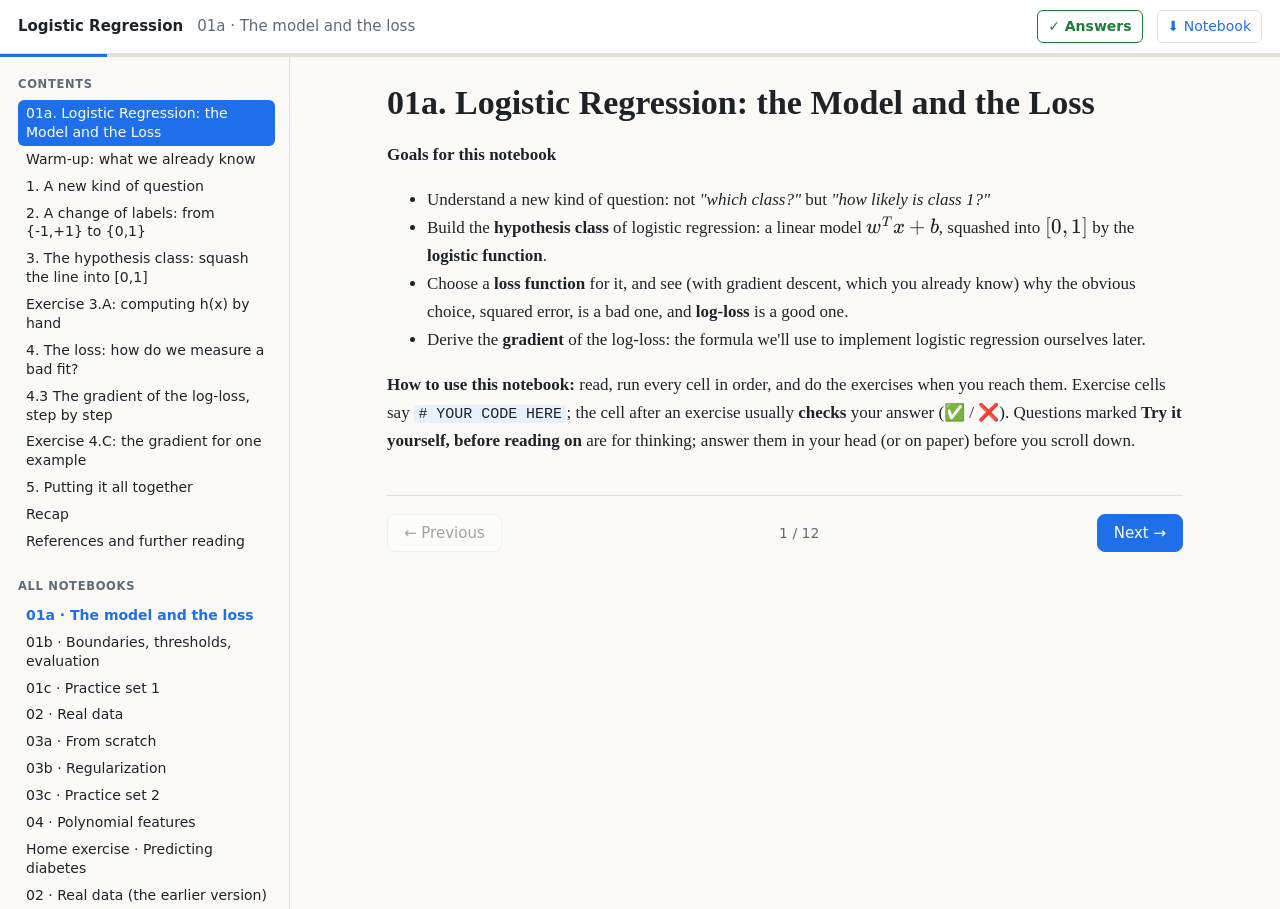
<file: docs/01a.html>
<!DOCTYPE html>
<html lang="en">
<head>
<meta charset="utf-8">
<meta name="viewport" content="width=device-width, initial-scale=1">
<title>01a · The model and the loss · Logistic Regression</title>
<link rel="stylesheet" href="assets/vendor/katex/katex.min.css">
<link rel="stylesheet" href="assets/style.css">
<link rel="stylesheet" href="assets/code.css">
</head>
<body>
<header class="topbar">
  <button class="menu-btn" aria-label="Show contents" onclick="document.body.classList.toggle('nav-open')">☰</button>
  <a class="home" href="index.html">Logistic Regression</a>
  <span class="nb-title">01a · The model and the loss</span>
  <a class="dl ans" href="01a-answers.html">✓ Answers</a> <a class="dl" href="downloads/01a_model_and_loss_student.ipynb" download>⬇ Notebook</a>
</header>
<div class="progress"><div class="progress-bar" id="progress-bar"></div></div>
<div class="layout">
  <nav class="sidebar" id="sidebar"><div class="side-block"><div class="side-head">Contents</div><ol class="toc"><li><a href="#1" data-idx="0">01a. Logistic Regression: the Model and the Loss</a></li><li><a href="#2" data-idx="1">Warm-up: what we already know</a></li><li><a href="#3" data-idx="2">1. A new kind of question</a></li><li><a href="#4" data-idx="3">2. A change of labels: from {-1,+1} to {0,1}</a></li><li><a href="#5" data-idx="4">3. The hypothesis class: squash the line into [0,1]</a></li><li><a href="#6" data-idx="5">Exercise 3.A: computing h(x) by hand</a></li><li><a href="#7" data-idx="6">4. The loss: how do we measure a bad fit?</a></li><li><a href="#8" data-idx="7">4.3 The gradient of the log-loss, step by step</a></li><li><a href="#9" data-idx="8">Exercise 4.C: the gradient for one example</a></li><li><a href="#10" data-idx="9">5. Putting it all together</a></li><li><a href="#11" data-idx="10">Recap</a></li><li><a href="#12" data-idx="11">References and further reading</a></li></ol></div><div class="side-block"><div class="side-head">All notebooks</div><ul class="nbs"><li class="current"><a href="01a.html">01a · The model and the loss</a></li><li><a href="01b.html">01b · Boundaries, thresholds, evaluation</a></li><li><a href="01c.html">01c · Practice set 1</a></li><li><a href="02.html">02 · Real data</a></li><li><a href="03a.html">03a · From scratch</a></li><li><a href="03b.html">03b · Regularization</a></li><li><a href="03c.html">03c · Practice set 2</a></li><li><a href="04.html">04 · Polynomial features</a></li><li><a href="hw.html">Home exercise · Predicting diabetes</a></li><li><a href="02old.html">02 · Real data (the earlier version)</a></li></ul></div></nav>
  <main class="content">
    <article id="page"></article>
    <div class="pager">
      <button id="prev" class="btn">← Previous</button>
      <span id="page-count"></span>
      <button id="next" class="btn primary">Next →</button>
    </div>
  </main>
</div>
<script id="sections" type="application/json">[{"title": "01a. Logistic Regression: the Model and the Loss", "blocks": [{"t": "md", "text": "# 01a. Logistic Regression: the Model and the Loss\n\n**Goals for this notebook**\n\n- Understand a new kind of question: not *\"which class?\"* but *\"how likely is class 1?\"*\n- Build the **hypothesis class** of logistic regression: a linear model $w^T x + b$, squashed into\n  $[0,1]$ by the **logistic function**.\n- Choose a **loss function** for it, and see (with gradient descent, which you already know) why the\n  obvious choice, squared error, is a bad one, and **log-loss** is a good one.\n- Derive the **gradient** of the log-loss: the formula we'll use to implement logistic regression\n  ourselves later.\n\n**How to use this notebook:** read, run every cell in order, and do the exercises when you reach\nthem. Exercise cells say `# YOUR CODE HERE`; the cell after an exercise usually **checks** your\nanswer (✅ / ❌). Questions marked **Try it yourself, before reading on** are for thinking; answer\nthem in your head (or on paper) before you scroll down."}], "nav": "01a. Logistic Regression: the Model and the Loss"}, {"title": "Warm-up: what we already know", "blocks": [{"t": "md", "text": "## Warm-up: what we already know\n\nThree quick questions on the previous unit. Do them by hand first, then type the numbers in.\n\n**W1.** A linear-regression model has $w = (2, -1)$ and $b = 0.5$. What does it predict for\n$x = (1, 3)$? (Remember: $h(x) = w^T x + b$.)\n\n**W2.** A perceptron with the same $w$ and $b$ predicts $\\text{sign}(w^T x + b)$ with labels\n$\\{-1,+1\\}$. What does it predict for the same $x$?\n\n**W3.** We minimize $f(w) = (w - 3)^2$ with gradient descent, starting from $w = 0$ with learning rate\n$\\eta = 0.1$. What is $w$ after **two** steps? (Remember: $w \\leftarrow w - \\eta f'(w)$.)"}, {"t": "code", "html": "<span class=\"c1\"># YOUR CODE HERE<\/span>\n<span class=\"n\">w1_answer<\/span> <span class=\"o\">=<\/span> <span class=\"kc\">None<\/span>\n<span class=\"n\">w2_answer<\/span> <span class=\"o\">=<\/span> <span class=\"kc\">None<\/span>\n<span class=\"n\">w3_answer<\/span> <span class=\"o\">=<\/span> <span class=\"kc\">None<\/span>\n\n<span class=\"n\">check<\/span><span class=\"p\">(<\/span><span class=\"s2\">&quot;W1&quot;<\/span><span class=\"p\">,<\/span> <span class=\"n\">w1_answer<\/span><span class=\"p\">)<\/span>\n<span class=\"n\">check<\/span><span class=\"p\">(<\/span><span class=\"s2\">&quot;W2&quot;<\/span><span class=\"p\">,<\/span> <span class=\"n\">w2_answer<\/span><span class=\"p\">)<\/span>\n<span class=\"n\">check<\/span><span class=\"p\">(<\/span><span class=\"s2\">&quot;W3&quot;<\/span><span class=\"p\">,<\/span> <span class=\"n\">w3_answer<\/span><span class=\"p\">)<\/span>\n"}], "nav": "Warm-up: what we already know"}, {"title": "1. A new kind of question", "blocks": [{"t": "md", "text": "## 1. A new kind of question\n\nSo far we met two kinds of supervised-learning questions:\n\n- **Regression**: the target is a **number**. *\"What will this apartment sell for?\"* (linear\n  regression)\n- **Classification**: the target is a **class**. *\"Is this email spam, yes or no?\"* (the perceptron)\n\nVery often, though, what we *really* want is a third thing:\n\n- **Probability estimation**: *\"How **likely** is class 1?\"* The answer is a number in $[0,1]$.\n\nHere are some examples from different fields. In each one the target function takes an example\n$x \\in \\mathbb{R}^n$ and returns the probability that $y = 1$, which we write $P(y = 1 \\mid x)$ (\"the\nprobability that $y=1$, given $x$\").\n\n| Field | $x$ (the features) | $n$ | $y = 1$ means... | The data |\n|---|---|---|---|---|\n| Medicine | age, blood pressure, glucose level, BMI, ... | ~8 | the patient develops diabetes within 5 years | medical records of past patients |\n| Finance | income, loan amount, years at job, past late payments | ~10 | the borrower defaults on the loan | the bank's history of past loans |\n| Email | how often each of 1000 words appears | 1000 | the email is spam | emails that users marked as spam / not spam |\n| Sports | team rankings, home/away, recent results | ~6 | the home team wins | results of past games |\n| Weather | today's pressure, humidity, temperature, wind | ~5 | it rains tomorrow | years of daily weather records |\n| Astronomy | brightness measurements of a star over time | ~50 | the star has a planet | stars already confirmed by telescopes |\n\nIn every row the *data* is the same shape: many examples $x_1, \\dots, x_N$, each with a label $y_i$\nthat is either 0 or 1. **We never observe the probability itself**, only what actually happened.\nStill, we want the model to output a probability.\n\n**Why a probability, and not just a class?**\n\n- *\"It will rain tomorrow\"* is much less useful than *\"70% chance of rain\"*. A 51% forecast and a 99%\n  forecast should lead to different decisions (umbrella? cancel the trip?).\n- A doctor treats a patient with a 3% risk differently from one with a 45% risk, even though both are\n  \"probably healthy\".\n- From a probability we can always get a class (e.g. \"predict 1 if the probability is above 0.5\"; we\n  do this in 01b). We can't go the other way: a class alone doesn't tell us how sure the model is."}, {"t": "md", "text": "### A running example: passing an exam\n\nThroughout this notebook we'll use a small, made-up dataset: for $N = 40$ students we know how many\nhours they studied ($x$, so $n = 1$) and whether they **passed** the exam ($y = 1$) or not ($y = 0$)."}, {"t": "code", "html": "<span class=\"n\">rng<\/span> <span class=\"o\">=<\/span> <span class=\"n\">np<\/span><span class=\"o\">.<\/span><span class=\"n\">random<\/span><span class=\"o\">.<\/span><span class=\"n\">default_rng<\/span><span class=\"p\">(<\/span><span class=\"mi\">1<\/span><span class=\"p\">)<\/span>\n<span class=\"n\">N<\/span> <span class=\"o\">=<\/span> <span class=\"mi\">40<\/span>\n<span class=\"n\">hours<\/span> <span class=\"o\">=<\/span> <span class=\"n\">np<\/span><span class=\"o\">.<\/span><span class=\"n\">round<\/span><span class=\"p\">(<\/span><span class=\"n\">rng<\/span><span class=\"o\">.<\/span><span class=\"n\">uniform<\/span><span class=\"p\">(<\/span><span class=\"mi\">0<\/span><span class=\"p\">,<\/span> <span class=\"mi\">10<\/span><span class=\"p\">,<\/span> <span class=\"n\">N<\/span><span class=\"p\">),<\/span> <span class=\"mi\">1<\/span><span class=\"p\">)<\/span>                        <span class=\"c1\"># x: hours studied<\/span>\n<span class=\"n\">true_prob<\/span> <span class=\"o\">=<\/span> <span class=\"mi\">1<\/span> <span class=\"o\">/<\/span> <span class=\"p\">(<\/span><span class=\"mi\">1<\/span> <span class=\"o\">+<\/span> <span class=\"n\">np<\/span><span class=\"o\">.<\/span><span class=\"n\">exp<\/span><span class=\"p\">(<\/span><span class=\"o\">-<\/span><span class=\"mf\">1.2<\/span> <span class=\"o\">*<\/span> <span class=\"p\">(<\/span><span class=\"n\">hours<\/span> <span class=\"o\">-<\/span> <span class=\"mi\">5<\/span><span class=\"p\">)))<\/span>                  <span class=\"c1\"># (hidden from the learner!)<\/span>\n<span class=\"n\">passed<\/span> <span class=\"o\">=<\/span> <span class=\"p\">(<\/span><span class=\"n\">rng<\/span><span class=\"o\">.<\/span><span class=\"n\">uniform<\/span><span class=\"p\">(<\/span><span class=\"n\">size<\/span><span class=\"o\">=<\/span><span class=\"n\">N<\/span><span class=\"p\">)<\/span> <span class=\"o\">&lt;<\/span> <span class=\"n\">true_prob<\/span><span class=\"p\">)<\/span><span class=\"o\">.<\/span><span class=\"n\">astype<\/span><span class=\"p\">(<\/span><span class=\"nb\">int<\/span><span class=\"p\">)<\/span>            <span class=\"c1\"># y: 1 = passed, 0 = failed<\/span>\n\n<span class=\"nb\">print<\/span><span class=\"p\">(<\/span><span class=\"s2\">&quot;hours: &quot;<\/span><span class=\"p\">,<\/span> <span class=\"n\">hours<\/span><span class=\"p\">[:<\/span><span class=\"mi\">10<\/span><span class=\"p\">],<\/span> <span class=\"s2\">&quot;...&quot;<\/span><span class=\"p\">)<\/span>\n<span class=\"nb\">print<\/span><span class=\"p\">(<\/span><span class=\"s2\">&quot;passed:&quot;<\/span><span class=\"p\">,<\/span> <span class=\"n\">passed<\/span><span class=\"p\">[:<\/span><span class=\"mi\">10<\/span><span class=\"p\">],<\/span> <span class=\"s2\">&quot;...&quot;<\/span><span class=\"p\">)<\/span>\n<span class=\"nb\">print<\/span><span class=\"p\">(<\/span><span class=\"s2\">&quot;fraction who passed:&quot;<\/span><span class=\"p\">,<\/span> <span class=\"n\">passed<\/span><span class=\"o\">.<\/span><span class=\"n\">mean<\/span><span class=\"p\">())<\/span>\n"}, {"t": "out", "text": "hours:  [5.1 9.5 1.4 9.5 3.1 4.2 8.3 4.1 5.5 0.3] ...\npassed: [0 1 0 1 0 0 1 0 1 0] ...\nfraction who passed: 0.45\n"}, {"t": "code", "html": "<span class=\"n\">plt<\/span><span class=\"o\">.<\/span><span class=\"n\">scatter<\/span><span class=\"p\">(<\/span><span class=\"n\">hours<\/span><span class=\"p\">,<\/span> <span class=\"n\">passed<\/span><span class=\"p\">,<\/span> <span class=\"n\">c<\/span><span class=\"o\">=<\/span><span class=\"n\">passed<\/span><span class=\"p\">,<\/span> <span class=\"n\">cmap<\/span><span class=\"o\">=<\/span><span class=\"s2\">&quot;coolwarm&quot;<\/span><span class=\"p\">,<\/span> <span class=\"n\">edgecolor<\/span><span class=\"o\">=<\/span><span class=\"s2\">&quot;k&quot;<\/span><span class=\"p\">,<\/span> <span class=\"n\">zorder<\/span><span class=\"o\">=<\/span><span class=\"mi\">3<\/span><span class=\"p\">)<\/span>\n<span class=\"n\">plt<\/span><span class=\"o\">.<\/span><span class=\"n\">xlabel<\/span><span class=\"p\">(<\/span><span class=\"s2\">&quot;hours studied (x)&quot;<\/span><span class=\"p\">)<\/span>\n<span class=\"n\">plt<\/span><span class=\"o\">.<\/span><span class=\"n\">ylabel<\/span><span class=\"p\">(<\/span><span class=\"s2\">&quot;passed (y)&quot;<\/span><span class=\"p\">)<\/span>\n<span class=\"n\">plt<\/span><span class=\"o\">.<\/span><span class=\"n\">yticks<\/span><span class=\"p\">([<\/span><span class=\"mi\">0<\/span><span class=\"p\">,<\/span> <span class=\"mi\">1<\/span><span class=\"p\">])<\/span>\n<span class=\"n\">plt<\/span><span class=\"o\">.<\/span><span class=\"n\">title<\/span><span class=\"p\">(<\/span><span class=\"s2\">&quot;Exam data: every label is 0 or 1&quot;<\/span><span class=\"p\">)<\/span>\n<span class=\"n\">plt<\/span><span class=\"o\">.<\/span><span class=\"n\">show<\/span><span class=\"p\">()<\/span>\n"}, {"t": "img", "src": "img/01a_001.png"}, {"t": "md", "text": "Notice the overlap in the middle: some students who studied 5 hours passed and some didn't. No rule\nof the form *\"pass if hours > something\"* is always right. A **probability** is the natural way to\ndescribe this: *\"with 5 hours of study, about half pass; with 9 hours, almost everyone does.\"*\n\n**Try it yourself, before reading on:** we already know two models. Could we use them here?\n\n- The **perceptron** outputs only $\\pm 1$: a class, not a probability.\n- **Linear regression** outputs a number. Could we fit a line to the 0/1 labels and read it as a\n  probability?\n\nLet's try the second idea."}, {"t": "code", "html": "<span class=\"kn\">from<\/span><span class=\"w\"> <\/span><span class=\"nn\">sklearn.linear_model<\/span><span class=\"w\"> <\/span><span class=\"kn\">import<\/span> <span class=\"n\">LinearRegression<\/span>\n\n<span class=\"n\">lin_reg<\/span> <span class=\"o\">=<\/span> <span class=\"n\">LinearRegression<\/span><span class=\"p\">()<\/span>\n<span class=\"n\">lin_reg<\/span><span class=\"o\">.<\/span><span class=\"n\">fit<\/span><span class=\"p\">(<\/span><span class=\"n\">hours<\/span><span class=\"o\">.<\/span><span class=\"n\">reshape<\/span><span class=\"p\">(<\/span><span class=\"o\">-<\/span><span class=\"mi\">1<\/span><span class=\"p\">,<\/span> <span class=\"mi\">1<\/span><span class=\"p\">),<\/span> <span class=\"n\">passed<\/span><span class=\"p\">)<\/span>     <span class=\"c1\"># sklearn wants X as a 2D array: one column per feature<\/span>\n<span class=\"n\">slope<\/span> <span class=\"o\">=<\/span> <span class=\"n\">lin_reg<\/span><span class=\"o\">.<\/span><span class=\"n\">coef_<\/span><span class=\"p\">[<\/span><span class=\"mi\">0<\/span><span class=\"p\">]<\/span>\n<span class=\"n\">intercept<\/span> <span class=\"o\">=<\/span> <span class=\"n\">lin_reg<\/span><span class=\"o\">.<\/span><span class=\"n\">intercept_<\/span>\n<span class=\"nb\">print<\/span><span class=\"p\">(<\/span><span class=\"sa\">f<\/span><span class=\"s2\">&quot;linear regression: prediction = <\/span><span class=\"si\">{<\/span><span class=\"n\">slope<\/span><span class=\"si\">:<\/span><span class=\"s2\">.3f<\/span><span class=\"si\">}<\/span><span class=\"s2\"> * hours <\/span><span class=\"si\">{<\/span><span class=\"n\">intercept<\/span><span class=\"si\">:<\/span><span class=\"s2\">+.3f<\/span><span class=\"si\">}<\/span><span class=\"s2\">&quot;<\/span><span class=\"p\">)<\/span>\n\n<span class=\"n\">xs<\/span> <span class=\"o\">=<\/span> <span class=\"n\">np<\/span><span class=\"o\">.<\/span><span class=\"n\">linspace<\/span><span class=\"p\">(<\/span><span class=\"o\">-<\/span><span class=\"mi\">2<\/span><span class=\"p\">,<\/span> <span class=\"mi\">12<\/span><span class=\"p\">,<\/span> <span class=\"mi\">200<\/span><span class=\"p\">)<\/span>\n<span class=\"n\">plt<\/span><span class=\"o\">.<\/span><span class=\"n\">scatter<\/span><span class=\"p\">(<\/span><span class=\"n\">hours<\/span><span class=\"p\">,<\/span> <span class=\"n\">passed<\/span><span class=\"p\">,<\/span> <span class=\"n\">c<\/span><span class=\"o\">=<\/span><span class=\"n\">passed<\/span><span class=\"p\">,<\/span> <span class=\"n\">cmap<\/span><span class=\"o\">=<\/span><span class=\"s2\">&quot;coolwarm&quot;<\/span><span class=\"p\">,<\/span> <span class=\"n\">edgecolor<\/span><span class=\"o\">=<\/span><span class=\"s2\">&quot;k&quot;<\/span><span class=\"p\">,<\/span> <span class=\"n\">zorder<\/span><span class=\"o\">=<\/span><span class=\"mi\">3<\/span><span class=\"p\">)<\/span>\n<span class=\"n\">plt<\/span><span class=\"o\">.<\/span><span class=\"n\">plot<\/span><span class=\"p\">(<\/span><span class=\"n\">xs<\/span><span class=\"p\">,<\/span> <span class=\"n\">slope<\/span> <span class=\"o\">*<\/span> <span class=\"n\">xs<\/span> <span class=\"o\">+<\/span> <span class=\"n\">intercept<\/span><span class=\"p\">,<\/span> <span class=\"s2\">&quot;g-&quot;<\/span><span class=\"p\">,<\/span> <span class=\"n\">linewidth<\/span><span class=\"o\">=<\/span><span class=\"mi\">2<\/span><span class=\"p\">,<\/span> <span class=\"n\">label<\/span><span class=\"o\">=<\/span><span class=\"s2\">&quot;linear regression line&quot;<\/span><span class=\"p\">)<\/span>\n<span class=\"n\">plt<\/span><span class=\"o\">.<\/span><span class=\"n\">axhspan<\/span><span class=\"p\">(<\/span><span class=\"mi\">0<\/span><span class=\"p\">,<\/span> <span class=\"mi\">1<\/span><span class=\"p\">,<\/span> <span class=\"n\">color<\/span><span class=\"o\">=<\/span><span class=\"s2\">&quot;gray&quot;<\/span><span class=\"p\">,<\/span> <span class=\"n\">alpha<\/span><span class=\"o\">=<\/span><span class=\"mf\">0.1<\/span><span class=\"p\">,<\/span> <span class=\"n\">label<\/span><span class=\"o\">=<\/span><span class=\"s2\">&quot;allowed range for a probability&quot;<\/span><span class=\"p\">)<\/span>\n<span class=\"n\">plt<\/span><span class=\"o\">.<\/span><span class=\"n\">xlabel<\/span><span class=\"p\">(<\/span><span class=\"s2\">&quot;hours studied (x)&quot;<\/span><span class=\"p\">)<\/span>\n<span class=\"n\">plt<\/span><span class=\"o\">.<\/span><span class=\"n\">ylabel<\/span><span class=\"p\">(<\/span><span class=\"s2\">&quot;y  /  prediction&quot;<\/span><span class=\"p\">)<\/span>\n<span class=\"n\">plt<\/span><span class=\"o\">.<\/span><span class=\"n\">legend<\/span><span class=\"p\">(<\/span><span class=\"n\">loc<\/span><span class=\"o\">=<\/span><span class=\"s2\">&quot;upper left&quot;<\/span><span class=\"p\">)<\/span>\n<span class=\"n\">plt<\/span><span class=\"o\">.<\/span><span class=\"n\">title<\/span><span class=\"p\">(<\/span><span class=\"s2\">&quot;A straight line doesn&#39;t stay inside [0, 1]&quot;<\/span><span class=\"p\">)<\/span>\n<span class=\"n\">plt<\/span><span class=\"o\">.<\/span><span class=\"n\">show<\/span><span class=\"p\">()<\/span>\n"}, {"t": "out", "text": "linear regression: prediction = 0.132 * hours -0.209\n"}, {"t": "img", "src": "img/01a_002.png"}, {"t": "md", "text": "The line does go up as hours go up, which is right. But it keeps going: for a student who studies\na lot it predicts a value **above 1**, and for one who doesn't study at all it predicts a value **below\n0**. Neither can be a probability. We need a model whose output **always stays between 0 and 1**.\nThat's what logistic regression is."}, {"t": "md", "text": "### Exercise 1.1: what kind of question?\n\nFor each question below, say whether it's **regression**, **classification** or **probability\nestimation**. Then say what $x$ could be, roughly what $n$ is, and what $y$ is.\n\n1. What will the highest temperature be in Tel Aviv tomorrow?\n2. What is the chance that a customer cancels their phone subscription this month?\n3. Which digit (0 to 9) is written in this 28×28 pixel image?\n\n✏️ *Answer this one in your notebook.*"}, {"t": "md", "text": "### Exercise 1.2: how bad is the line?\n\nUse `slope` and `intercept` from the linear regression above to compute what the line predicts for a\nstudent who studied **0 hours** and for one who studied **12 hours**. Store them in `pred_0` and\n`pred_12`."}, {"t": "code", "html": "<span class=\"c1\"># YOUR CODE HERE<\/span>\n<span class=\"n\">pred_0<\/span> <span class=\"o\">=<\/span> <span class=\"kc\">None<\/span>\n<span class=\"n\">pred_12<\/span> <span class=\"o\">=<\/span> <span class=\"kc\">None<\/span>\n<span class=\"nb\">print<\/span><span class=\"p\">(<\/span><span class=\"s2\">&quot;prediction for 0 hours: &quot;<\/span><span class=\"p\">,<\/span> <span class=\"n\">pred_0<\/span><span class=\"p\">)<\/span>\n<span class=\"nb\">print<\/span><span class=\"p\">(<\/span><span class=\"s2\">&quot;prediction for 12 hours:&quot;<\/span><span class=\"p\">,<\/span> <span class=\"n\">pred_12<\/span><span class=\"p\">)<\/span>\n<span class=\"n\">check<\/span><span class=\"p\">(<\/span><span class=\"s2\">&quot;1.2&quot;<\/span><span class=\"p\">,<\/span> <span class=\"p\">[<\/span><span class=\"n\">pred_0<\/span><span class=\"p\">,<\/span> <span class=\"n\">pred_12<\/span><span class=\"p\">])<\/span>\n"}, {"t": "md", "text": "Both are outside $[0,1]$: exactly the problem we saw in the plot."}], "nav": "1. A new kind of question"}, {"title": "2. A change of labels: from $\\{-1,+1\\}$ to $\\{0,1\\}$", "blocks": [{"t": "md", "text": "## 2. A change of labels: from $\\{-1,+1\\}$ to $\\{0,1\\}$\n\nWith the perceptron we used the labels $y \\in \\{-1, +1\\}$, because the perceptron predicts\n$\\text{sign}(w^T x + b)$ and the sign function returns $-1$ or $+1$.\n\n**From now on we use $y \\in \\{0, 1\\}$.** Here's why.\n\n- Our model will output **the probability that $y = 1$**. A label of 1 then means *\"it happened,\n  probability 1\"*, and a label of 0 means *\"it didn't happen, probability 0\"*. The labels live on the\n  same scale as the predictions, so it makes sense to compare them directly (for example, predicted\n  0.9 vs. actual 1).\n- The **average of the labels** is simply the fraction of examples in class 1. We already used this\n  above: `passed.mean()` was the fraction of students who passed.\n- The loss function we'll build in section 4 has a particularly clean formula with 0/1 labels.\n\n| | Perceptron | Logistic regression |\n|---|---|---|\n| labels | $y \\in \\{-1, +1\\}$ | $y \\in \\{0, 1\\}$ |\n| model output | $\\text{sign}(w^T x + b) \\in \\{-1, +1\\}$ | a probability in $[0, 1]$ |\n| \"the positive class\" | $y = +1$ | $y = 1$ |\n\nConverting is easy: $y_{01} = \\dfrac{y_{\\pm1} + 1}{2}$ turns $-1 \\to 0$ and $+1 \\to 1$.\n\n(One more convention: we keep the **intercept** $b$ separate from $w$ and write $w^T x + b$. If you\nlearned the trick of adding a constant feature $x_0 = 1$ so that $b$ becomes part of $w$, that's\nexactly the same model, just written differently.)"}, {"t": "md", "text": "### Exercise 2.1\n\nConvert `y_pm` (perceptron-style labels) into 0/1 labels and store them in `y01`. Use one line of NumPy\narithmetic, no loops."}, {"t": "code", "html": "<span class=\"n\">y_pm<\/span> <span class=\"o\">=<\/span> <span class=\"n\">np<\/span><span class=\"o\">.<\/span><span class=\"n\">array<\/span><span class=\"p\">([<\/span><span class=\"mi\">1<\/span><span class=\"p\">,<\/span> <span class=\"o\">-<\/span><span class=\"mi\">1<\/span><span class=\"p\">,<\/span> <span class=\"o\">-<\/span><span class=\"mi\">1<\/span><span class=\"p\">,<\/span> <span class=\"mi\">1<\/span><span class=\"p\">,<\/span> <span class=\"mi\">1<\/span><span class=\"p\">,<\/span> <span class=\"o\">-<\/span><span class=\"mi\">1<\/span><span class=\"p\">,<\/span> <span class=\"mi\">1<\/span><span class=\"p\">])<\/span>\n<span class=\"c1\"># YOUR CODE HERE<\/span>\n<span class=\"n\">y01<\/span> <span class=\"o\">=<\/span> <span class=\"kc\">None<\/span>\n<span class=\"nb\">print<\/span><span class=\"p\">(<\/span><span class=\"n\">y01<\/span><span class=\"p\">)<\/span>\n<span class=\"n\">check<\/span><span class=\"p\">(<\/span><span class=\"s2\">&quot;2.1&quot;<\/span><span class=\"p\">,<\/span> <span class=\"n\">y01<\/span><span class=\"p\">)<\/span>\n"}, {"t": "md", "text": "### Exercise 2.2 (a small twist)\n\nCompute the fraction of positive examples in two ways:\n\n- `frac_a`: from the 0/1 labels `y01` (easy);\n- `frac_b`: directly from `y_pm`, **without** converting it first. Hint: what is the mean of `y_pm`,\n  and how is it related to the fraction?"}, {"t": "code", "html": "<span class=\"c1\"># YOUR CODE HERE<\/span>\n<span class=\"n\">frac_a<\/span> <span class=\"o\">=<\/span> <span class=\"kc\">None<\/span>\n<span class=\"n\">frac_b<\/span> <span class=\"o\">=<\/span> <span class=\"kc\">None<\/span>\n<span class=\"nb\">print<\/span><span class=\"p\">(<\/span><span class=\"n\">frac_a<\/span><span class=\"p\">,<\/span> <span class=\"n\">frac_b<\/span><span class=\"p\">)<\/span>\n<span class=\"n\">check<\/span><span class=\"p\">(<\/span><span class=\"s2\">&quot;2.2&quot;<\/span><span class=\"p\">,<\/span> <span class=\"p\">[<\/span><span class=\"n\">frac_a<\/span><span class=\"p\">,<\/span> <span class=\"n\">frac_b<\/span><span class=\"p\">])<\/span>\n"}, {"t": "md", "text": "With 0/1 labels this is just `.mean()`. That's one small reason 0/1 labels are convenient."}], "nav": "2. A change of labels: from {-1,+1} to {0,1}"}, {"title": "3. The hypothesis class: squash the line into $[0,1]$", "blocks": [{"t": "md", "text": "## 3. The hypothesis class: squash the line into $[0,1]$\n\nHere's the idea. Keep the linear model we know, $z = w^T x + b$ (any real number), and pass it\nthrough a function that **squashes** every real number into the interval $(0,1)$:\n\n$$h(x) = \\sigma(w^T x + b)$$\n\nThe squashing function we use is the **logistic function** (also called *the sigmoid*):\n\n$$\\sigma(z) = \\frac{1}{1 + e^{-z}}$$\n\nThe **hypothesis class** of logistic regression is the set of all such functions $h$, one for every\nchoice of the parameters $w \\in \\mathbb{R}^n$ and $b \\in \\mathbb{R}$. Learning means choosing a good\n$w$ and $b$, exactly as in linear regression."}, {"t": "md", "text": "### 3.1 Meet the logistic function"}, {"t": "code", "html": "<span class=\"k\">def<\/span><span class=\"w\"> <\/span><span class=\"nf\">sigmoid<\/span><span class=\"p\">(<\/span><span class=\"n\">z<\/span><span class=\"p\">):<\/span>\n    <span class=\"k\">return<\/span> <span class=\"mi\">1<\/span> <span class=\"o\">/<\/span> <span class=\"p\">(<\/span><span class=\"mi\">1<\/span> <span class=\"o\">+<\/span> <span class=\"n\">np<\/span><span class=\"o\">.<\/span><span class=\"n\">exp<\/span><span class=\"p\">(<\/span><span class=\"o\">-<\/span><span class=\"n\">z<\/span><span class=\"p\">))<\/span>\n\n<span class=\"k\">for<\/span> <span class=\"n\">z<\/span> <span class=\"ow\">in<\/span> <span class=\"p\">[<\/span><span class=\"o\">-<\/span><span class=\"mi\">10<\/span><span class=\"p\">,<\/span> <span class=\"o\">-<\/span><span class=\"mi\">5<\/span><span class=\"p\">,<\/span> <span class=\"o\">-<\/span><span class=\"mi\">2<\/span><span class=\"p\">,<\/span> <span class=\"o\">-<\/span><span class=\"mi\">1<\/span><span class=\"p\">,<\/span> <span class=\"mi\">0<\/span><span class=\"p\">,<\/span> <span class=\"mi\">1<\/span><span class=\"p\">,<\/span> <span class=\"mi\">2<\/span><span class=\"p\">,<\/span> <span class=\"mi\">5<\/span><span class=\"p\">,<\/span> <span class=\"mi\">10<\/span><span class=\"p\">]:<\/span>\n    <span class=\"nb\">print<\/span><span class=\"p\">(<\/span><span class=\"sa\">f<\/span><span class=\"s2\">&quot;z = <\/span><span class=\"si\">{<\/span><span class=\"n\">z<\/span><span class=\"si\">:<\/span><span class=\"s2\">&gt;4<\/span><span class=\"si\">}<\/span><span class=\"s2\">   sigma(z) = <\/span><span class=\"si\">{<\/span><span class=\"n\">sigmoid<\/span><span class=\"p\">(<\/span><span class=\"n\">z<\/span><span class=\"p\">)<\/span><span class=\"si\">:<\/span><span class=\"s2\">.5f<\/span><span class=\"si\">}<\/span><span class=\"s2\">&quot;<\/span><span class=\"p\">)<\/span>\n"}, {"t": "out", "text": "z =  -10   sigma(z) = 0.00005\nz =   -5   sigma(z) = 0.00669\nz =   -2   sigma(z) = 0.11920\nz =   -1   sigma(z) = 0.26894\nz =    0   sigma(z) = 0.50000\nz =    1   sigma(z) = 0.73106\nz =    2   sigma(z) = 0.88080\nz =    5   sigma(z) = 0.99331\nz =   10   sigma(z) = 0.99995\n"}, {"t": "code", "html": "<span class=\"n\">zs<\/span> <span class=\"o\">=<\/span> <span class=\"n\">np<\/span><span class=\"o\">.<\/span><span class=\"n\">linspace<\/span><span class=\"p\">(<\/span><span class=\"o\">-<\/span><span class=\"mi\">8<\/span><span class=\"p\">,<\/span> <span class=\"mi\">8<\/span><span class=\"p\">,<\/span> <span class=\"mi\">400<\/span><span class=\"p\">)<\/span>\n<span class=\"n\">plt<\/span><span class=\"o\">.<\/span><span class=\"n\">plot<\/span><span class=\"p\">(<\/span><span class=\"n\">zs<\/span><span class=\"p\">,<\/span> <span class=\"n\">sigmoid<\/span><span class=\"p\">(<\/span><span class=\"n\">zs<\/span><span class=\"p\">),<\/span> <span class=\"n\">linewidth<\/span><span class=\"o\">=<\/span><span class=\"mf\">2.5<\/span><span class=\"p\">)<\/span>\n<span class=\"n\">plt<\/span><span class=\"o\">.<\/span><span class=\"n\">axhline<\/span><span class=\"p\">(<\/span><span class=\"mi\">0<\/span><span class=\"p\">,<\/span> <span class=\"n\">color<\/span><span class=\"o\">=<\/span><span class=\"s2\">&quot;gray&quot;<\/span><span class=\"p\">,<\/span> <span class=\"n\">linewidth<\/span><span class=\"o\">=<\/span><span class=\"mf\">0.8<\/span><span class=\"p\">)<\/span>\n<span class=\"n\">plt<\/span><span class=\"o\">.<\/span><span class=\"n\">axhline<\/span><span class=\"p\">(<\/span><span class=\"mi\">1<\/span><span class=\"p\">,<\/span> <span class=\"n\">color<\/span><span class=\"o\">=<\/span><span class=\"s2\">&quot;gray&quot;<\/span><span class=\"p\">,<\/span> <span class=\"n\">linewidth<\/span><span class=\"o\">=<\/span><span class=\"mf\">0.8<\/span><span class=\"p\">)<\/span>\n<span class=\"n\">plt<\/span><span class=\"o\">.<\/span><span class=\"n\">axhline<\/span><span class=\"p\">(<\/span><span class=\"mf\">0.5<\/span><span class=\"p\">,<\/span> <span class=\"n\">color<\/span><span class=\"o\">=<\/span><span class=\"s2\">&quot;gray&quot;<\/span><span class=\"p\">,<\/span> <span class=\"n\">linestyle<\/span><span class=\"o\">=<\/span><span class=\"s2\">&quot;:&quot;<\/span><span class=\"p\">)<\/span>\n<span class=\"n\">plt<\/span><span class=\"o\">.<\/span><span class=\"n\">axvline<\/span><span class=\"p\">(<\/span><span class=\"mi\">0<\/span><span class=\"p\">,<\/span> <span class=\"n\">color<\/span><span class=\"o\">=<\/span><span class=\"s2\">&quot;gray&quot;<\/span><span class=\"p\">,<\/span> <span class=\"n\">linestyle<\/span><span class=\"o\">=<\/span><span class=\"s2\">&quot;:&quot;<\/span><span class=\"p\">)<\/span>\n<span class=\"n\">plt<\/span><span class=\"o\">.<\/span><span class=\"n\">xlabel<\/span><span class=\"p\">(<\/span><span class=\"s2\">&quot;z&quot;<\/span><span class=\"p\">)<\/span>\n<span class=\"n\">plt<\/span><span class=\"o\">.<\/span><span class=\"n\">ylabel<\/span><span class=\"p\">(<\/span><span class=\"s2\">&quot;sigma(z)&quot;<\/span><span class=\"p\">)<\/span>\n<span class=\"n\">plt<\/span><span class=\"o\">.<\/span><span class=\"n\">title<\/span><span class=\"p\">(<\/span><span class=\"s2\">&quot;The logistic function&quot;<\/span><span class=\"p\">)<\/span>\n<span class=\"n\">plt<\/span><span class=\"o\">.<\/span><span class=\"n\">show<\/span><span class=\"p\">()<\/span>\n"}, {"t": "img", "src": "img/01a_003.png"}, {"t": "md", "text": "### 3.2 Its properties\n\nEach property below is followed by a short explanation. You'll check several of them yourself in the\nexercises.\n\n1. **Range:** $0 < \\sigma(z) < 1$ for every $z$. The term $e^{-z}$ is always positive, so the\n   denominator $1 + e^{-z}$ is always greater than 1.\n2. **The middle:** $\\sigma(0) = \\frac{1}{1+1} = \\frac12$. The model says \"50/50\" exactly where\n   $w^T x + b = 0$.\n3. **The ends:** as $z \\to +\\infty$, $e^{-z} \\to 0$ and $\\sigma(z) \\to 1$. As $z \\to -\\infty$,\n   $e^{-z} \\to \\infty$ and $\\sigma(z) \\to 0$.\n4. **Monotone:** a larger $z$ always gives a larger $\\sigma(z)$. A larger score always means\n   \"more likely class 1\".\n5. **Symmetry:** $\\sigma(-z) = 1 - \\sigma(z)$. The graph looks the same after rotating it\n   180° around the point $(0, \\tfrac12)$.\n6. **A neat derivative:** $\\sigma'(z) = \\sigma(z)\\,\\big(1 - \\sigma(z)\\big)$.\n\n   *Derivation.* Write $\\sigma(z) = (1 + e^{-z})^{-1}$. By the chain rule:\n   $$\\sigma'(z) = -(1+e^{-z})^{-2} \\cdot (-e^{-z}) = \\frac{e^{-z}}{(1+e^{-z})^2}\n   = \\underbrace{\\frac{1}{1+e^{-z}}}_{\\sigma(z)} \\cdot \\underbrace{\\frac{e^{-z}}{1+e^{-z}}}_{1-\\sigma(z)}$$\n   (For the second bracket: $1 - \\sigma(z) = \\frac{1 + e^{-z} - 1}{1+e^{-z}} = \\frac{e^{-z}}{1+e^{-z}}$.)\n   We'll need this in section 4.\n7. **The inverse: log-odds.** If $p = \\sigma(z)$, then solving for $z$ gives\n   $$z = \\log\\frac{p}{1-p}$$\n   The ratio $\\frac{p}{1-p}$ is called the **odds** (odds of 3 means \"3 times more likely to happen\n   than not\"), and $\\log\\frac{p}{1-p}$ is the **log-odds**. So for logistic regression:\n   $$\\log\\frac{h(x)}{1 - h(x)} = w^T x + b$$\n   **The model is linear in the log-odds.** Increasing a feature $x_j$ by 1 adds $w_j$ to the\n   log-odds."}, {"t": "md", "text": "### 3.3 Zooming in and out\n\nHere's a surprising fact: depending on how far you zoom out, the logistic function looks like three\ncompletely different functions. Move the slider, which sets the plotted range $z \\in [-a, a]$."}, {"t": "widget", "id": "sigmoid-zoom"}, {"t": "md", "text": "- **Zoomed in** (small $a$): it looks like a **straight line** through $(0, \\tfrac12)$, with slope\n  $\\sigma'(0) = \\tfrac14$. Near the middle the model behaves almost like linear regression.\n- **Medium** range: the famous **S-shape**.\n- **Zoomed out** (large $a$): it looks like a **step**, jumping from 0 to 1 at $z = 0$. That step is\n  the perceptron! (Up to the labels: the perceptron's step goes from $-1$ to $+1$.)\n\nSo logistic regression sits between the two models we already know: smooth like linear regression\nin the middle, step-like like the perceptron far from the boundary."}, {"t": "md", "text": "### 3.4 The hypothesis on the exam data: what $w$ and $b$ do\n\nWith one feature, $h(x) = \\sigma(w x + b)$. Use the sliders to find values of $w$ and $b$ that fit\nthe exam data well. While you do, notice:\n\n- $h(x) = 0.5$ exactly where $w x + b = 0$, that is at $x = -b/w$. This is the **decision\n  boundary**.\n- **$|w|$ controls steepness**: a larger $|w|$ gives a sharper transition, closer to a step.\n- **The sign of $w$ sets the direction**: $w > 0$ means more hours give a higher chance of passing."}, {"t": "widget", "id": "hypothesis-1d"}, {"t": "md", "text": "Compare this with the line in section 1: every curve here stays inside $(0,1)$, however far you\nextend it."}, {"t": "md", "text": "### 3.5 Other \"sigmoids\"\n\nThe logistic function isn't the only way to squash $\\mathbb{R}$ into $(0,1)$. Any function that is\nincreasing, goes from 0 to 1 and passes through $(0, \\frac12)$ would do. Three well-known\nalternatives:\n\n- **Probit:** $\\Phi(z)$, the cumulative distribution function of the standard normal distribution\n  (the \"bell curve\"). $\\Phi(z)$ is the area under the bell curve to the left of $z$.\n- **Algebraic sigmoid:** $\\displaystyle \\frac12\\left(\\frac{z}{\\sqrt{1 + z^2}} + 1\\right)$\n- **Rescaled tanh:** $\\displaystyle \\frac12\\big(\\tanh(z) + 1\\big)$. Here $\\tanh$ is the hyperbolic\n  tangent, available as `np.tanh`, which goes from $-1$ to $1$; the rescaling moves it into $(0,1)$."}, {"t": "code", "html": "<span class=\"kn\">from<\/span><span class=\"w\"> <\/span><span class=\"nn\">math<\/span><span class=\"w\"> <\/span><span class=\"kn\">import<\/span> <span class=\"n\">erf<\/span>\n\n<span class=\"k\">def<\/span><span class=\"w\"> <\/span><span class=\"nf\">probit<\/span><span class=\"p\">(<\/span><span class=\"n\">z<\/span><span class=\"p\">):<\/span>\n    <span class=\"k\">return<\/span> <span class=\"mf\">0.5<\/span> <span class=\"o\">*<\/span> <span class=\"p\">(<\/span><span class=\"mi\">1<\/span> <span class=\"o\">+<\/span> <span class=\"n\">np<\/span><span class=\"o\">.<\/span><span class=\"n\">vectorize<\/span><span class=\"p\">(<\/span><span class=\"n\">erf<\/span><span class=\"p\">)(<\/span><span class=\"n\">z<\/span> <span class=\"o\">/<\/span> <span class=\"n\">np<\/span><span class=\"o\">.<\/span><span class=\"n\">sqrt<\/span><span class=\"p\">(<\/span><span class=\"mi\">2<\/span><span class=\"p\">)))<\/span>    <span class=\"c1\"># standard normal CDF<\/span>\n\n<span class=\"k\">def<\/span><span class=\"w\"> <\/span><span class=\"nf\">algebraic_sigmoid<\/span><span class=\"p\">(<\/span><span class=\"n\">z<\/span><span class=\"p\">):<\/span>\n    <span class=\"k\">return<\/span> <span class=\"mf\">0.5<\/span> <span class=\"o\">*<\/span> <span class=\"p\">(<\/span><span class=\"n\">z<\/span> <span class=\"o\">/<\/span> <span class=\"n\">np<\/span><span class=\"o\">.<\/span><span class=\"n\">sqrt<\/span><span class=\"p\">(<\/span><span class=\"mi\">1<\/span> <span class=\"o\">+<\/span> <span class=\"n\">z<\/span><span class=\"o\">**<\/span><span class=\"mi\">2<\/span><span class=\"p\">)<\/span> <span class=\"o\">+<\/span> <span class=\"mi\">1<\/span><span class=\"p\">)<\/span>\n\n<span class=\"k\">def<\/span><span class=\"w\"> <\/span><span class=\"nf\">tanh_rescaled<\/span><span class=\"p\">(<\/span><span class=\"n\">z<\/span><span class=\"p\">):<\/span>\n    <span class=\"k\">return<\/span> <span class=\"mf\">0.5<\/span> <span class=\"o\">*<\/span> <span class=\"p\">(<\/span><span class=\"n\">np<\/span><span class=\"o\">.<\/span><span class=\"n\">tanh<\/span><span class=\"p\">(<\/span><span class=\"n\">z<\/span><span class=\"p\">)<\/span> <span class=\"o\">+<\/span> <span class=\"mi\">1<\/span><span class=\"p\">)<\/span>\n\n<span class=\"n\">zs<\/span> <span class=\"o\">=<\/span> <span class=\"n\">np<\/span><span class=\"o\">.<\/span><span class=\"n\">linspace<\/span><span class=\"p\">(<\/span><span class=\"o\">-<\/span><span class=\"mi\">6<\/span><span class=\"p\">,<\/span> <span class=\"mi\">6<\/span><span class=\"p\">,<\/span> <span class=\"mi\">400<\/span><span class=\"p\">)<\/span>\n<span class=\"n\">plt<\/span><span class=\"o\">.<\/span><span class=\"n\">figure<\/span><span class=\"p\">(<\/span><span class=\"n\">figsize<\/span><span class=\"o\">=<\/span><span class=\"p\">(<\/span><span class=\"mi\">7<\/span><span class=\"p\">,<\/span> <span class=\"mi\">4<\/span><span class=\"p\">))<\/span>\n<span class=\"k\">for<\/span> <span class=\"n\">f<\/span><span class=\"p\">,<\/span> <span class=\"n\">name<\/span> <span class=\"ow\">in<\/span> <span class=\"p\">[(<\/span><span class=\"n\">sigmoid<\/span><span class=\"p\">,<\/span> <span class=\"s2\">&quot;logistic&quot;<\/span><span class=\"p\">),<\/span> <span class=\"p\">(<\/span><span class=\"n\">probit<\/span><span class=\"p\">,<\/span> <span class=\"s2\">&quot;probit&quot;<\/span><span class=\"p\">),<\/span>\n                <span class=\"p\">(<\/span><span class=\"n\">algebraic_sigmoid<\/span><span class=\"p\">,<\/span> <span class=\"s2\">&quot;algebraic&quot;<\/span><span class=\"p\">),<\/span> <span class=\"p\">(<\/span><span class=\"n\">tanh_rescaled<\/span><span class=\"p\">,<\/span> <span class=\"s2\">&quot;tanh (rescaled)&quot;<\/span><span class=\"p\">)]:<\/span>\n    <span class=\"n\">plt<\/span><span class=\"o\">.<\/span><span class=\"n\">plot<\/span><span class=\"p\">(<\/span><span class=\"n\">zs<\/span><span class=\"p\">,<\/span> <span class=\"n\">f<\/span><span class=\"p\">(<\/span><span class=\"n\">zs<\/span><span class=\"p\">),<\/span> <span class=\"n\">linewidth<\/span><span class=\"o\">=<\/span><span class=\"mi\">2<\/span><span class=\"p\">,<\/span> <span class=\"n\">label<\/span><span class=\"o\">=<\/span><span class=\"n\">name<\/span><span class=\"p\">)<\/span>\n<span class=\"n\">plt<\/span><span class=\"o\">.<\/span><span class=\"n\">axhline<\/span><span class=\"p\">(<\/span><span class=\"mf\">0.5<\/span><span class=\"p\">,<\/span> <span class=\"n\">color<\/span><span class=\"o\">=<\/span><span class=\"s2\">&quot;gray&quot;<\/span><span class=\"p\">,<\/span> <span class=\"n\">linestyle<\/span><span class=\"o\">=<\/span><span class=\"s2\">&quot;:&quot;<\/span><span class=\"p\">)<\/span>\n<span class=\"n\">plt<\/span><span class=\"o\">.<\/span><span class=\"n\">axvline<\/span><span class=\"p\">(<\/span><span class=\"mi\">0<\/span><span class=\"p\">,<\/span> <span class=\"n\">color<\/span><span class=\"o\">=<\/span><span class=\"s2\">&quot;gray&quot;<\/span><span class=\"p\">,<\/span> <span class=\"n\">linestyle<\/span><span class=\"o\">=<\/span><span class=\"s2\">&quot;:&quot;<\/span><span class=\"p\">)<\/span>\n<span class=\"n\">plt<\/span><span class=\"o\">.<\/span><span class=\"n\">legend<\/span><span class=\"p\">()<\/span>\n<span class=\"n\">plt<\/span><span class=\"o\">.<\/span><span class=\"n\">title<\/span><span class=\"p\">(<\/span><span class=\"s2\">&quot;Four ways to squash z into (0, 1)&quot;<\/span><span class=\"p\">)<\/span>\n<span class=\"n\">plt<\/span><span class=\"o\">.<\/span><span class=\"n\">xlabel<\/span><span class=\"p\">(<\/span><span class=\"s2\">&quot;z&quot;<\/span><span class=\"p\">)<\/span>\n<span class=\"n\">plt<\/span><span class=\"o\">.<\/span><span class=\"n\">show<\/span><span class=\"p\">()<\/span>\n"}, {"t": "img", "src": "img/01a_004.png"}, {"t": "widget", "id": "four-sigmoids"}, {"t": "md", "text": "All four pass through $(0, \\frac12)$ and look similar. They differ in how **steep** they are in the\nmiddle, and in how fast they approach 0 and 1 in the **tails**. The algebraic sigmoid, for example,\napproaches them much more slowly than the others.\n\nDoes the choice matter for learning? We'll run that experiment in notebook 03a, after we've\nimplemented logistic regression ourselves. Until then we use the standard logistic function, and\nsection 4 shows one very good reason for that choice."}], "nav": "3. The hypothesis class: squash the line into [0,1]"}, {"title": "Exercise 3.A: computing $h(x)$ by hand", "blocks": [{"t": "md", "text": "### Exercise 3.A: computing $h(x)$ by hand\n\nA model with $n = 2$ features has $w = (0.5, -1)$ and $b = 1$.\n\n1. For $x = (2, 1)$, compute $z = w^T x + b$ and then $h(x) = \\sigma(z)$. Store them in `z_a`, `h_a`.\n2. Do the same for $x = (0, 3)$, storing the results in `z_b`, `h_b`.\n\nDo $z$ by hand first. For $\\sigma$ you can use the `sigmoid` function above. Then check with NumPy:\n`w @ x` computes $w^T x$."}, {"t": "code", "html": "<span class=\"n\">w<\/span> <span class=\"o\">=<\/span> <span class=\"n\">np<\/span><span class=\"o\">.<\/span><span class=\"n\">array<\/span><span class=\"p\">([<\/span><span class=\"mf\">0.5<\/span><span class=\"p\">,<\/span> <span class=\"o\">-<\/span><span class=\"mf\">1.0<\/span><span class=\"p\">])<\/span>\n<span class=\"n\">b<\/span> <span class=\"o\">=<\/span> <span class=\"mf\">1.0<\/span>\n<span class=\"c1\"># YOUR CODE HERE<\/span>\n<span class=\"n\">z_a<\/span><span class=\"p\">,<\/span> <span class=\"n\">h_a<\/span> <span class=\"o\">=<\/span> <span class=\"kc\">None<\/span><span class=\"p\">,<\/span> <span class=\"kc\">None<\/span>\n<span class=\"n\">z_b<\/span><span class=\"p\">,<\/span> <span class=\"n\">h_b<\/span> <span class=\"o\">=<\/span> <span class=\"kc\">None<\/span><span class=\"p\">,<\/span> <span class=\"kc\">None<\/span>\n<span class=\"n\">check<\/span><span class=\"p\">(<\/span><span class=\"s2\">&quot;3.A&quot;<\/span><span class=\"p\">,<\/span> <span class=\"p\">[<\/span><span class=\"n\">z_a<\/span><span class=\"p\">,<\/span> <span class=\"n\">h_a<\/span><span class=\"p\">,<\/span> <span class=\"n\">z_b<\/span><span class=\"p\">,<\/span> <span class=\"n\">h_b<\/span><span class=\"p\">])<\/span>\n"}, {"t": "md", "text": "### Exercise 3.B: your own sigmoid, and the symmetry property\n\n1. Write `my_sigmoid(z)`, which should work on a whole NumPy array at once. Use `np.exp`.\n2. Check the symmetry $\\sigma(-z) = 1 - \\sigma(z)$ numerically: for 1001 values of $z$ between $-10$\n   and $10$, compute the **largest** absolute difference between the two sides. Store it in\n   `max_symmetry_error`. It should be (practically) zero."}, {"t": "code", "html": "<span class=\"k\">def<\/span><span class=\"w\"> <\/span><span class=\"nf\">my_sigmoid<\/span><span class=\"p\">(<\/span><span class=\"n\">z<\/span><span class=\"p\">):<\/span>\n    <span class=\"c1\"># YOUR CODE HERE<\/span>\n    <span class=\"k\">return<\/span> <span class=\"kc\">None<\/span>\n\n<span class=\"n\">check_fn<\/span><span class=\"p\">(<\/span><span class=\"s2\">&quot;3.B&quot;<\/span><span class=\"p\">,<\/span> <span class=\"n\">my_sigmoid<\/span><span class=\"p\">)<\/span>\n"}, {"t": "code", "html": "<span class=\"n\">zz<\/span> <span class=\"o\">=<\/span> <span class=\"n\">np<\/span><span class=\"o\">.<\/span><span class=\"n\">linspace<\/span><span class=\"p\">(<\/span><span class=\"o\">-<\/span><span class=\"mi\">10<\/span><span class=\"p\">,<\/span> <span class=\"mi\">10<\/span><span class=\"p\">,<\/span> <span class=\"mi\">1001<\/span><span class=\"p\">)<\/span>\n<span class=\"c1\"># YOUR CODE HERE<\/span>\n<span class=\"n\">max_symmetry_error<\/span> <span class=\"o\">=<\/span> <span class=\"kc\">None<\/span>\n<span class=\"nb\">print<\/span><span class=\"p\">(<\/span><span class=\"s2\">&quot;largest difference:&quot;<\/span><span class=\"p\">,<\/span> <span class=\"n\">max_symmetry_error<\/span><span class=\"p\">)<\/span>\n<span class=\"n\">check<\/span><span class=\"p\">(<\/span><span class=\"s2\">&quot;3.B2&quot;<\/span><span class=\"p\">,<\/span> <span class=\"n\">max_symmetry_error<\/span><span class=\"p\">,<\/span> <span class=\"n\">tol<\/span><span class=\"o\">=<\/span><span class=\"mf\">1e-9<\/span><span class=\"p\">)<\/span>\n"}, {"t": "md", "text": "### Checking a derivative numerically\n\nWe derived $\\sigma'(z) = \\sigma(z)(1 - \\sigma(z))$ with algebra. Can we check it **without** any\nalgebra, just with the computer? Yes, by going back to what a derivative *is*.\n\nThe derivative $f'(z)$ is the slope of the graph of $f$ at the point $z$. Take two points on the graph\nthat are very close to each other, and compute the slope of the line through them (\"rise over run\"):\n\n$$f'(z) \\approx \\frac{f(z + \\varepsilon) - f(z)}{\\varepsilon} \\qquad \\text{(for a tiny } \\varepsilon \\text{, say } 10^{-5}\\text{)}$$\n\nThis is exactly the definition of the derivative, just **without taking the limit** $\\varepsilon \\to 0$:\nwe stop at a small, fixed $\\varepsilon$. It's called a **finite difference**.\n\nA slightly better version takes one point on **each side** of $z$:\n\n$$f'(z) \\approx \\frac{f(z + \\varepsilon) - f(z - \\varepsilon)}{2\\varepsilon}$$\n\nThis is the **central difference**. It's more accurate because the errors on the two sides largely\ncancel. Let's try both on a function whose derivative we know: $f(z) = z^2$, so $f'(3) = 6$."}, {"t": "code", "html": "<span class=\"k\">def<\/span><span class=\"w\"> <\/span><span class=\"nf\">f<\/span><span class=\"p\">(<\/span><span class=\"n\">z<\/span><span class=\"p\">):<\/span>\n    <span class=\"k\">return<\/span> <span class=\"n\">z<\/span> <span class=\"o\">**<\/span> <span class=\"mi\">2<\/span>\n\n<span class=\"n\">z0<\/span><span class=\"p\">,<\/span> <span class=\"n\">eps<\/span> <span class=\"o\">=<\/span> <span class=\"mf\">3.0<\/span><span class=\"p\">,<\/span> <span class=\"mf\">1e-5<\/span>\n<span class=\"n\">one_sided<\/span> <span class=\"o\">=<\/span> <span class=\"p\">(<\/span><span class=\"n\">f<\/span><span class=\"p\">(<\/span><span class=\"n\">z0<\/span> <span class=\"o\">+<\/span> <span class=\"n\">eps<\/span><span class=\"p\">)<\/span> <span class=\"o\">-<\/span> <span class=\"n\">f<\/span><span class=\"p\">(<\/span><span class=\"n\">z0<\/span><span class=\"p\">))<\/span> <span class=\"o\">/<\/span> <span class=\"n\">eps<\/span>\n<span class=\"n\">central<\/span> <span class=\"o\">=<\/span> <span class=\"p\">(<\/span><span class=\"n\">f<\/span><span class=\"p\">(<\/span><span class=\"n\">z0<\/span> <span class=\"o\">+<\/span> <span class=\"n\">eps<\/span><span class=\"p\">)<\/span> <span class=\"o\">-<\/span> <span class=\"n\">f<\/span><span class=\"p\">(<\/span><span class=\"n\">z0<\/span> <span class=\"o\">-<\/span> <span class=\"n\">eps<\/span><span class=\"p\">))<\/span> <span class=\"o\">/<\/span> <span class=\"p\">(<\/span><span class=\"mi\">2<\/span> <span class=\"o\">*<\/span> <span class=\"n\">eps<\/span><span class=\"p\">)<\/span>\n<span class=\"nb\">print<\/span><span class=\"p\">(<\/span><span class=\"s2\">&quot;true derivative:  6&quot;<\/span><span class=\"p\">)<\/span>\n<span class=\"nb\">print<\/span><span class=\"p\">(<\/span><span class=\"s2\">&quot;one-sided estimate:&quot;<\/span><span class=\"p\">,<\/span> <span class=\"n\">one_sided<\/span><span class=\"p\">)<\/span>\n<span class=\"nb\">print<\/span><span class=\"p\">(<\/span><span class=\"s2\">&quot;central estimate:  &quot;<\/span><span class=\"p\">,<\/span> <span class=\"n\">central<\/span><span class=\"p\">)<\/span>\n"}, {"t": "out", "text": "true derivative:  6\none-sided estimate: 6.000009999951316\ncentral estimate:   6.000000000039306\n"}, {"t": "md", "text": "Both are very close to 6, and the central one is closer. This is a very useful habit:\n**whenever you derive a derivative (or a gradient) by hand, check it numerically.** We'll use this\ntrick again when we implement logistic regression ourselves.\n\n### Exercise 3.C: checking $\\sigma'$ numerically\n\n1. Write `numeric_derivative(f, z, eps=1e-5)`, which returns the central-difference estimate of the\n   derivative of the function `f` at `z` (where `z` can be an array).\n2. Use it to estimate $\\sigma'(z)$ at the points in `z_points`, and store the result in `deriv_est`.\n3. Compare it with the formula $\\sigma(z)(1-\\sigma(z))$ (printed for you)."}, {"t": "code", "html": "<span class=\"k\">def<\/span><span class=\"w\"> <\/span><span class=\"nf\">numeric_derivative<\/span><span class=\"p\">(<\/span><span class=\"n\">f<\/span><span class=\"p\">,<\/span> <span class=\"n\">z<\/span><span class=\"p\">,<\/span> <span class=\"n\">eps<\/span><span class=\"o\">=<\/span><span class=\"mf\">1e-5<\/span><span class=\"p\">):<\/span>\n    <span class=\"c1\"># YOUR CODE HERE<\/span>\n    <span class=\"k\">return<\/span> <span class=\"kc\">None<\/span>\n\n<span class=\"n\">z_points<\/span> <span class=\"o\">=<\/span> <span class=\"n\">np<\/span><span class=\"o\">.<\/span><span class=\"n\">linspace<\/span><span class=\"p\">(<\/span><span class=\"o\">-<\/span><span class=\"mi\">3<\/span><span class=\"p\">,<\/span> <span class=\"mi\">3<\/span><span class=\"p\">,<\/span> <span class=\"mi\">7<\/span><span class=\"p\">)<\/span>\n<span class=\"c1\"># YOUR CODE HERE<\/span>\n<span class=\"n\">deriv_est<\/span> <span class=\"o\">=<\/span> <span class=\"kc\">None<\/span>\n<span class=\"nb\">print<\/span><span class=\"p\">(<\/span><span class=\"s2\">&quot;numerical estimate:&quot;<\/span><span class=\"p\">,<\/span> <span class=\"n\">deriv_est<\/span><span class=\"p\">)<\/span>\n<span class=\"nb\">print<\/span><span class=\"p\">(<\/span><span class=\"s2\">&quot;formula           :&quot;<\/span><span class=\"p\">,<\/span> <span class=\"n\">sigmoid<\/span><span class=\"p\">(<\/span><span class=\"n\">z_points<\/span><span class=\"p\">)<\/span> <span class=\"o\">*<\/span> <span class=\"p\">(<\/span><span class=\"mi\">1<\/span> <span class=\"o\">-<\/span> <span class=\"n\">sigmoid<\/span><span class=\"p\">(<\/span><span class=\"n\">z_points<\/span><span class=\"p\">)))<\/span>\n<span class=\"n\">check<\/span><span class=\"p\">(<\/span><span class=\"s2\">&quot;3.C&quot;<\/span><span class=\"p\">,<\/span> <span class=\"n\">deriv_est<\/span><span class=\"p\">,<\/span> <span class=\"n\">tol<\/span><span class=\"o\">=<\/span><span class=\"mf\">1e-6<\/span><span class=\"p\">)<\/span>\n"}, {"t": "md", "text": "### Exercise 3.D: log-odds\n\n1. A model predicts $p = 0.8$. What are the **log-odds** $\\log\\frac{p}{1-p}$? Store them in\n   `log_odds_08`. (`np.log` is the natural logarithm.)\n2. The exam model $h(x) = \\sigma(1.2x - 6)$ is given. How many hours must a student study for the\n   model to predict a **90%** chance of passing? Store the answer in `hours_for_90`.\n   *Hint:* don't search. Use the fact that the log-odds equal $1.2x - 6$, and solve for $x$."}, {"t": "code", "html": "<span class=\"c1\"># YOUR CODE HERE<\/span>\n<span class=\"n\">log_odds_08<\/span> <span class=\"o\">=<\/span> <span class=\"kc\">None<\/span>\n<span class=\"n\">hours_for_90<\/span> <span class=\"o\">=<\/span> <span class=\"kc\">None<\/span>\n<span class=\"nb\">print<\/span><span class=\"p\">(<\/span><span class=\"n\">log_odds_08<\/span><span class=\"p\">,<\/span> <span class=\"n\">hours_for_90<\/span><span class=\"p\">)<\/span>\n<span class=\"n\">check<\/span><span class=\"p\">(<\/span><span class=\"s2\">&quot;3.D&quot;<\/span><span class=\"p\">,<\/span> <span class=\"p\">[<\/span><span class=\"n\">log_odds_08<\/span><span class=\"p\">,<\/span> <span class=\"n\">hours_for_90<\/span><span class=\"p\">])<\/span>\n"}, {"t": "md", "text": "### Exercise 3.E (a twist): design a model\n\nFind $w$ and $b$ so that the one-feature model $h(x) = \\sigma(wx + b)$ gives exactly\n$h(2) = 0.1$ and $h(8) = 0.9$. Store them in `w_design` and `b_design`, then plot your curve.\n\n*Hint:* turn each condition into a condition on the log-odds. You get two **linear** equations in $w$\nand $b$."}, {"t": "code", "html": "<span class=\"c1\"># YOUR CODE HERE<\/span>\n<span class=\"n\">w_design<\/span> <span class=\"o\">=<\/span> <span class=\"kc\">None<\/span>\n<span class=\"n\">b_design<\/span> <span class=\"o\">=<\/span> <span class=\"kc\">None<\/span>\n<span class=\"n\">check<\/span><span class=\"p\">(<\/span><span class=\"s2\">&quot;3.E&quot;<\/span><span class=\"p\">,<\/span> <span class=\"p\">[<\/span><span class=\"n\">w_design<\/span><span class=\"p\">,<\/span> <span class=\"n\">b_design<\/span><span class=\"p\">])<\/span>\n\n<span class=\"k\">if<\/span> <span class=\"n\">w_design<\/span> <span class=\"ow\">is<\/span> <span class=\"ow\">not<\/span> <span class=\"kc\">None<\/span> <span class=\"ow\">and<\/span> <span class=\"n\">b_design<\/span> <span class=\"ow\">is<\/span> <span class=\"ow\">not<\/span> <span class=\"kc\">None<\/span><span class=\"p\">:<\/span>\n    <span class=\"n\">xs<\/span> <span class=\"o\">=<\/span> <span class=\"n\">np<\/span><span class=\"o\">.<\/span><span class=\"n\">linspace<\/span><span class=\"p\">(<\/span><span class=\"mi\">0<\/span><span class=\"p\">,<\/span> <span class=\"mi\">10<\/span><span class=\"p\">,<\/span> <span class=\"mi\">200<\/span><span class=\"p\">)<\/span>\n    <span class=\"n\">plt<\/span><span class=\"o\">.<\/span><span class=\"n\">plot<\/span><span class=\"p\">(<\/span><span class=\"n\">xs<\/span><span class=\"p\">,<\/span> <span class=\"n\">sigmoid<\/span><span class=\"p\">(<\/span><span class=\"n\">w_design<\/span> <span class=\"o\">*<\/span> <span class=\"n\">xs<\/span> <span class=\"o\">+<\/span> <span class=\"n\">b_design<\/span><span class=\"p\">),<\/span> <span class=\"n\">linewidth<\/span><span class=\"o\">=<\/span><span class=\"mf\">2.5<\/span><span class=\"p\">)<\/span>\n    <span class=\"n\">plt<\/span><span class=\"o\">.<\/span><span class=\"n\">scatter<\/span><span class=\"p\">([<\/span><span class=\"mi\">2<\/span><span class=\"p\">,<\/span> <span class=\"mi\">8<\/span><span class=\"p\">],<\/span> <span class=\"p\">[<\/span><span class=\"mf\">0.1<\/span><span class=\"p\">,<\/span> <span class=\"mf\">0.9<\/span><span class=\"p\">],<\/span> <span class=\"n\">color<\/span><span class=\"o\">=<\/span><span class=\"s2\">&quot;red&quot;<\/span><span class=\"p\">,<\/span> <span class=\"n\">zorder<\/span><span class=\"o\">=<\/span><span class=\"mi\">3<\/span><span class=\"p\">,<\/span> <span class=\"n\">label<\/span><span class=\"o\">=<\/span><span class=\"s2\">&quot;required points&quot;<\/span><span class=\"p\">)<\/span>\n    <span class=\"n\">plt<\/span><span class=\"o\">.<\/span><span class=\"n\">legend<\/span><span class=\"p\">()<\/span>\n    <span class=\"n\">plt<\/span><span class=\"o\">.<\/span><span class=\"n\">title<\/span><span class=\"p\">(<\/span><span class=\"s2\">&quot;Your designed model&quot;<\/span><span class=\"p\">)<\/span>\n    <span class=\"n\">plt<\/span><span class=\"o\">.<\/span><span class=\"n\">show<\/span><span class=\"p\">()<\/span>\n"}], "nav": "Exercise 3.A: computing h(x) by hand"}, {"title": "4. The loss: how do we measure a bad fit?", "blocks": [{"t": "md", "text": "## 4. The loss: how do we measure a bad fit?\n\nIn the previous unit we learned the recipe:\n\n> choose a **loss function** $L(w, b)$ that measures how badly the hypothesis fits the data, and use\n> **gradient descent** to find the $w, b$ that minimize it.\n\nSo which loss should we use? We compare two candidates. In both, $h_i = h(x_i)$ is the model's\npredicted probability for example $i$, and $y_i \\in \\{0,1\\}$ is its true label.\n\n**Candidate 1: squared error ($L_2$)**, the loss from linear regression:\n$$L_{2}(w, b) = \\frac{1}{N} \\sum_{i=1}^{N} \\big(h_i - y_i\\big)^2$$\n\n**Candidate 2: log-loss** (also called **cross-entropy**):\n$$L_{\\log}(w, b) = -\\frac{1}{N} \\sum_{i=1}^{N} \\Big[ y_i \\log h_i + (1 - y_i) \\log (1 - h_i) \\Big]$$\n\nThe log-loss formula looks scary, but since $y_i$ is 0 or 1, only one of the two terms is ever\n\"on\":\n\n- if $y_i = 1$, the example contributes $-\\log h_i$;\n- if $y_i = 0$, the example contributes $-\\log(1 - h_i)$.\n\nIn words: **minus the log of the probability the model gave to what actually happened.** (This is\nwhere 0/1 labels make the formula clean.)"}, {"t": "md", "text": "### 4.1 One example at a time\n\nTake one example whose true label is $y = 1$. How much does each loss charge for each possible\nprediction $h$?"}, {"t": "code", "html": "<span class=\"n\">h<\/span> <span class=\"o\">=<\/span> <span class=\"n\">np<\/span><span class=\"o\">.<\/span><span class=\"n\">linspace<\/span><span class=\"p\">(<\/span><span class=\"mf\">0.001<\/span><span class=\"p\">,<\/span> <span class=\"mf\">0.999<\/span><span class=\"p\">,<\/span> <span class=\"mi\">500<\/span><span class=\"p\">)<\/span>\n<span class=\"n\">fig<\/span><span class=\"p\">,<\/span> <span class=\"n\">axes<\/span> <span class=\"o\">=<\/span> <span class=\"n\">plt<\/span><span class=\"o\">.<\/span><span class=\"n\">subplots<\/span><span class=\"p\">(<\/span><span class=\"mi\">1<\/span><span class=\"p\">,<\/span> <span class=\"mi\">2<\/span><span class=\"p\">,<\/span> <span class=\"n\">figsize<\/span><span class=\"o\">=<\/span><span class=\"p\">(<\/span><span class=\"mi\">11<\/span><span class=\"p\">,<\/span> <span class=\"mf\">3.8<\/span><span class=\"p\">))<\/span>\n<span class=\"k\">for<\/span> <span class=\"n\">ax<\/span><span class=\"p\">,<\/span> <span class=\"n\">y_true<\/span> <span class=\"ow\">in<\/span> <span class=\"nb\">zip<\/span><span class=\"p\">(<\/span><span class=\"n\">axes<\/span><span class=\"p\">,<\/span> <span class=\"p\">[<\/span><span class=\"mi\">1<\/span><span class=\"p\">,<\/span> <span class=\"mi\">0<\/span><span class=\"p\">]):<\/span>\n    <span class=\"k\">if<\/span> <span class=\"n\">y_true<\/span> <span class=\"o\">==<\/span> <span class=\"mi\">1<\/span><span class=\"p\">:<\/span>\n        <span class=\"n\">ax<\/span><span class=\"o\">.<\/span><span class=\"n\">plot<\/span><span class=\"p\">(<\/span><span class=\"n\">h<\/span><span class=\"p\">,<\/span> <span class=\"p\">(<\/span><span class=\"mi\">1<\/span> <span class=\"o\">-<\/span> <span class=\"n\">h<\/span><span class=\"p\">)<\/span><span class=\"o\">**<\/span><span class=\"mi\">2<\/span><span class=\"p\">,<\/span> <span class=\"n\">linewidth<\/span><span class=\"o\">=<\/span><span class=\"mf\">2.5<\/span><span class=\"p\">,<\/span> <span class=\"n\">label<\/span><span class=\"o\">=<\/span><span class=\"s2\">&quot;squared error  (1 - h)^2&quot;<\/span><span class=\"p\">)<\/span>\n        <span class=\"n\">ax<\/span><span class=\"o\">.<\/span><span class=\"n\">plot<\/span><span class=\"p\">(<\/span><span class=\"n\">h<\/span><span class=\"p\">,<\/span> <span class=\"o\">-<\/span><span class=\"n\">np<\/span><span class=\"o\">.<\/span><span class=\"n\">log<\/span><span class=\"p\">(<\/span><span class=\"n\">h<\/span><span class=\"p\">),<\/span> <span class=\"n\">linewidth<\/span><span class=\"o\">=<\/span><span class=\"mf\">2.5<\/span><span class=\"p\">,<\/span> <span class=\"n\">label<\/span><span class=\"o\">=<\/span><span class=\"s2\">&quot;log-loss  -log(h)&quot;<\/span><span class=\"p\">)<\/span>\n    <span class=\"k\">else<\/span><span class=\"p\">:<\/span>\n        <span class=\"n\">ax<\/span><span class=\"o\">.<\/span><span class=\"n\">plot<\/span><span class=\"p\">(<\/span><span class=\"n\">h<\/span><span class=\"p\">,<\/span> <span class=\"n\">h<\/span><span class=\"o\">**<\/span><span class=\"mi\">2<\/span><span class=\"p\">,<\/span> <span class=\"n\">linewidth<\/span><span class=\"o\">=<\/span><span class=\"mf\">2.5<\/span><span class=\"p\">,<\/span> <span class=\"n\">label<\/span><span class=\"o\">=<\/span><span class=\"s2\">&quot;squared error  h^2&quot;<\/span><span class=\"p\">)<\/span>\n        <span class=\"n\">ax<\/span><span class=\"o\">.<\/span><span class=\"n\">plot<\/span><span class=\"p\">(<\/span><span class=\"n\">h<\/span><span class=\"p\">,<\/span> <span class=\"o\">-<\/span><span class=\"n\">np<\/span><span class=\"o\">.<\/span><span class=\"n\">log<\/span><span class=\"p\">(<\/span><span class=\"mi\">1<\/span> <span class=\"o\">-<\/span> <span class=\"n\">h<\/span><span class=\"p\">),<\/span> <span class=\"n\">linewidth<\/span><span class=\"o\">=<\/span><span class=\"mf\">2.5<\/span><span class=\"p\">,<\/span> <span class=\"n\">label<\/span><span class=\"o\">=<\/span><span class=\"s2\">&quot;log-loss  -log(1 - h)&quot;<\/span><span class=\"p\">)<\/span>\n    <span class=\"n\">ax<\/span><span class=\"o\">.<\/span><span class=\"n\">set_ylim<\/span><span class=\"p\">(<\/span><span class=\"mi\">0<\/span><span class=\"p\">,<\/span> <span class=\"mi\">5<\/span><span class=\"p\">)<\/span>\n    <span class=\"n\">ax<\/span><span class=\"o\">.<\/span><span class=\"n\">set_xlabel<\/span><span class=\"p\">(<\/span><span class=\"s2\">&quot;predicted probability h&quot;<\/span><span class=\"p\">)<\/span>\n    <span class=\"n\">ax<\/span><span class=\"o\">.<\/span><span class=\"n\">set_ylabel<\/span><span class=\"p\">(<\/span><span class=\"s2\">&quot;loss for this example&quot;<\/span><span class=\"p\">)<\/span>\n    <span class=\"n\">ax<\/span><span class=\"o\">.<\/span><span class=\"n\">set_title<\/span><span class=\"p\">(<\/span><span class=\"sa\">f<\/span><span class=\"s2\">&quot;true label y = <\/span><span class=\"si\">{<\/span><span class=\"n\">y_true<\/span><span class=\"si\">}<\/span><span class=\"s2\">&quot;<\/span><span class=\"p\">)<\/span>\n    <span class=\"n\">ax<\/span><span class=\"o\">.<\/span><span class=\"n\">legend<\/span><span class=\"p\">()<\/span>\n<span class=\"n\">plt<\/span><span class=\"o\">.<\/span><span class=\"n\">show<\/span><span class=\"p\">()<\/span>\n\n<span class=\"k\">for<\/span> <span class=\"n\">h_val<\/span> <span class=\"ow\">in<\/span> <span class=\"p\">[<\/span><span class=\"mf\">0.9<\/span><span class=\"p\">,<\/span> <span class=\"mf\">0.5<\/span><span class=\"p\">,<\/span> <span class=\"mf\">0.1<\/span><span class=\"p\">,<\/span> <span class=\"mf\">0.01<\/span><span class=\"p\">,<\/span> <span class=\"mf\">0.001<\/span><span class=\"p\">]:<\/span>\n    <span class=\"nb\">print<\/span><span class=\"p\">(<\/span><span class=\"sa\">f<\/span><span class=\"s2\">&quot;y = 1, prediction h = <\/span><span class=\"si\">{<\/span><span class=\"n\">h_val<\/span><span class=\"si\">:<\/span><span class=\"s2\">&lt;6<\/span><span class=\"si\">}<\/span><span class=\"s2\">  squared error = <\/span><span class=\"si\">{<\/span><span class=\"p\">(<\/span><span class=\"mi\">1<\/span><span class=\"w\"> <\/span><span class=\"o\">-<\/span><span class=\"w\"> <\/span><span class=\"n\">h_val<\/span><span class=\"p\">)<\/span><span class=\"o\">**<\/span><span class=\"mi\">2<\/span><span class=\"si\">:<\/span><span class=\"s2\">.3f<\/span><span class=\"si\">}<\/span><span class=\"s2\">   log-loss = <\/span><span class=\"si\">{<\/span><span class=\"o\">-<\/span><span class=\"n\">np<\/span><span class=\"o\">.<\/span><span class=\"n\">log<\/span><span class=\"p\">(<\/span><span class=\"n\">h_val<\/span><span class=\"p\">)<\/span><span class=\"si\">:<\/span><span class=\"s2\">.3f<\/span><span class=\"si\">}<\/span><span class=\"s2\">&quot;<\/span><span class=\"p\">)<\/span>\n"}, {"t": "out", "text": "y = 1, prediction h = 0.9     squared error = 0.010   log-loss = 0.105\ny = 1, prediction h = 0.5     squared error = 0.250   log-loss = 0.693\ny = 1, prediction h = 0.1     squared error = 0.810   log-loss = 2.303\ny = 1, prediction h = 0.01    squared error = 0.980   log-loss = 4.605\ny = 1, prediction h = 0.001   squared error = 0.998   log-loss = 6.908\n"}, {"t": "img", "src": "img/01a_005.png"}, {"t": "widget", "id": "loss-per-example"}, {"t": "md", "text": "Look at the left panel as the prediction $h$ moves toward 0, i.e. the model becomes **confidently\nwrong**:\n\n- **Squared error** never charges more than 1. Being 99.9% sure of the wrong answer costs almost\n  the same as being 90% sure of it.\n- **Log-loss** grows without limit ($-\\log h \\to \\infty$ as $h \\to 0$). Confidently wrong answers\n  are punished heavily, which is exactly what we want from a model that outputs probabilities.\n\nThat's a hint. The real difference, though, shows up when we try to **minimize** the losses with\ngradient descent."}, {"t": "md", "text": "### 4.2 The loss landscape on the exam data\n\nLet's compute both losses on the exam data for many values of $w$ and $b$, and look at the landscape\nthat gradient descent has to walk on."}, {"t": "code", "html": "<span class=\"k\">def<\/span><span class=\"w\"> <\/span><span class=\"nf\">squared_error_loss<\/span><span class=\"p\">(<\/span><span class=\"n\">w<\/span><span class=\"p\">,<\/span> <span class=\"n\">b<\/span><span class=\"p\">):<\/span>\n    <span class=\"n\">h<\/span> <span class=\"o\">=<\/span> <span class=\"n\">sigmoid<\/span><span class=\"p\">(<\/span><span class=\"n\">w<\/span> <span class=\"o\">*<\/span> <span class=\"n\">hours<\/span> <span class=\"o\">+<\/span> <span class=\"n\">b<\/span><span class=\"p\">)<\/span>\n    <span class=\"k\">return<\/span> <span class=\"n\">np<\/span><span class=\"o\">.<\/span><span class=\"n\">mean<\/span><span class=\"p\">((<\/span><span class=\"n\">h<\/span> <span class=\"o\">-<\/span> <span class=\"n\">passed<\/span><span class=\"p\">)<\/span> <span class=\"o\">**<\/span> <span class=\"mi\">2<\/span><span class=\"p\">)<\/span>\n\n<span class=\"k\">def<\/span><span class=\"w\"> <\/span><span class=\"nf\">log_loss_wb<\/span><span class=\"p\">(<\/span><span class=\"n\">w<\/span><span class=\"p\">,<\/span> <span class=\"n\">b<\/span><span class=\"p\">):<\/span>\n    <span class=\"n\">h<\/span> <span class=\"o\">=<\/span> <span class=\"n\">np<\/span><span class=\"o\">.<\/span><span class=\"n\">clip<\/span><span class=\"p\">(<\/span><span class=\"n\">sigmoid<\/span><span class=\"p\">(<\/span><span class=\"n\">w<\/span> <span class=\"o\">*<\/span> <span class=\"n\">hours<\/span> <span class=\"o\">+<\/span> <span class=\"n\">b<\/span><span class=\"p\">),<\/span> <span class=\"mf\">1e-12<\/span><span class=\"p\">,<\/span> <span class=\"mi\">1<\/span> <span class=\"o\">-<\/span> <span class=\"mf\">1e-12<\/span><span class=\"p\">)<\/span>   <span class=\"c1\"># avoid log(0)<\/span>\n    <span class=\"k\">return<\/span> <span class=\"o\">-<\/span><span class=\"n\">np<\/span><span class=\"o\">.<\/span><span class=\"n\">mean<\/span><span class=\"p\">(<\/span><span class=\"n\">passed<\/span> <span class=\"o\">*<\/span> <span class=\"n\">np<\/span><span class=\"o\">.<\/span><span class=\"n\">log<\/span><span class=\"p\">(<\/span><span class=\"n\">h<\/span><span class=\"p\">)<\/span> <span class=\"o\">+<\/span> <span class=\"p\">(<\/span><span class=\"mi\">1<\/span> <span class=\"o\">-<\/span> <span class=\"n\">passed<\/span><span class=\"p\">)<\/span> <span class=\"o\">*<\/span> <span class=\"n\">np<\/span><span class=\"o\">.<\/span><span class=\"n\">log<\/span><span class=\"p\">(<\/span><span class=\"mi\">1<\/span> <span class=\"o\">-<\/span> <span class=\"n\">h<\/span><span class=\"p\">))<\/span>\n\n<span class=\"c1\"># first, a 1D slice: fix b = -3 and vary w<\/span>\n<span class=\"n\">ws<\/span> <span class=\"o\">=<\/span> <span class=\"n\">np<\/span><span class=\"o\">.<\/span><span class=\"n\">linspace<\/span><span class=\"p\">(<\/span><span class=\"o\">-<\/span><span class=\"mi\">6<\/span><span class=\"p\">,<\/span> <span class=\"mi\">6<\/span><span class=\"p\">,<\/span> <span class=\"mi\">400<\/span><span class=\"p\">)<\/span>\n<span class=\"n\">fig<\/span><span class=\"p\">,<\/span> <span class=\"n\">axes<\/span> <span class=\"o\">=<\/span> <span class=\"n\">plt<\/span><span class=\"o\">.<\/span><span class=\"n\">subplots<\/span><span class=\"p\">(<\/span><span class=\"mi\">1<\/span><span class=\"p\">,<\/span> <span class=\"mi\">2<\/span><span class=\"p\">,<\/span> <span class=\"n\">figsize<\/span><span class=\"o\">=<\/span><span class=\"p\">(<\/span><span class=\"mi\">11<\/span><span class=\"p\">,<\/span> <span class=\"mf\">3.8<\/span><span class=\"p\">))<\/span>\n<span class=\"n\">axes<\/span><span class=\"p\">[<\/span><span class=\"mi\">0<\/span><span class=\"p\">]<\/span><span class=\"o\">.<\/span><span class=\"n\">plot<\/span><span class=\"p\">(<\/span><span class=\"n\">ws<\/span><span class=\"p\">,<\/span> <span class=\"p\">[<\/span><span class=\"n\">squared_error_loss<\/span><span class=\"p\">(<\/span><span class=\"n\">w<\/span><span class=\"p\">,<\/span> <span class=\"o\">-<\/span><span class=\"mi\">3<\/span><span class=\"p\">)<\/span> <span class=\"k\">for<\/span> <span class=\"n\">w<\/span> <span class=\"ow\">in<\/span> <span class=\"n\">ws<\/span><span class=\"p\">],<\/span> <span class=\"n\">linewidth<\/span><span class=\"o\">=<\/span><span class=\"mf\">2.5<\/span><span class=\"p\">)<\/span>\n<span class=\"n\">axes<\/span><span class=\"p\">[<\/span><span class=\"mi\">0<\/span><span class=\"p\">]<\/span><span class=\"o\">.<\/span><span class=\"n\">set_title<\/span><span class=\"p\">(<\/span><span class=\"s2\">&quot;squared error, b = -3&quot;<\/span><span class=\"p\">)<\/span>\n<span class=\"n\">axes<\/span><span class=\"p\">[<\/span><span class=\"mi\">1<\/span><span class=\"p\">]<\/span><span class=\"o\">.<\/span><span class=\"n\">plot<\/span><span class=\"p\">(<\/span><span class=\"n\">ws<\/span><span class=\"p\">,<\/span> <span class=\"p\">[<\/span><span class=\"n\">log_loss_wb<\/span><span class=\"p\">(<\/span><span class=\"n\">w<\/span><span class=\"p\">,<\/span> <span class=\"o\">-<\/span><span class=\"mi\">3<\/span><span class=\"p\">)<\/span> <span class=\"k\">for<\/span> <span class=\"n\">w<\/span> <span class=\"ow\">in<\/span> <span class=\"n\">ws<\/span><span class=\"p\">],<\/span> <span class=\"n\">linewidth<\/span><span class=\"o\">=<\/span><span class=\"mf\">2.5<\/span><span class=\"p\">,<\/span> <span class=\"n\">color<\/span><span class=\"o\">=<\/span><span class=\"s2\">&quot;C1&quot;<\/span><span class=\"p\">)<\/span>\n<span class=\"n\">axes<\/span><span class=\"p\">[<\/span><span class=\"mi\">1<\/span><span class=\"p\">]<\/span><span class=\"o\">.<\/span><span class=\"n\">set_title<\/span><span class=\"p\">(<\/span><span class=\"s2\">&quot;log-loss, b = -3&quot;<\/span><span class=\"p\">)<\/span>\n<span class=\"k\">for<\/span> <span class=\"n\">ax<\/span> <span class=\"ow\">in<\/span> <span class=\"n\">axes<\/span><span class=\"p\">:<\/span>\n    <span class=\"n\">ax<\/span><span class=\"o\">.<\/span><span class=\"n\">set_xlabel<\/span><span class=\"p\">(<\/span><span class=\"s2\">&quot;w&quot;<\/span><span class=\"p\">)<\/span>\n<span class=\"n\">plt<\/span><span class=\"o\">.<\/span><span class=\"n\">show<\/span><span class=\"p\">()<\/span>\n"}, {"t": "img", "src": "img/01a_006.png"}, {"t": "md", "text": "Two very different shapes:\n\n- **Squared error** has a long, completely **flat plateau** on the left, and on the right it\n  bends the wrong way (it isn't bowl-shaped). A function like this is called **non-convex**.\n- **Log-loss** is a single smooth **bowl**: **convex**. From anywhere, \"downhill\" leads to the\n  bottom.\n\n**Try it yourself, before reading on:** we run gradient descent starting somewhere on the flat part of\nthe squared-error curve, say $w = -2$. What will happen?"}, {"t": "code", "html": "<span class=\"k\">def<\/span><span class=\"w\"> <\/span><span class=\"nf\">run_gd<\/span><span class=\"p\">(<\/span><span class=\"n\">loss<\/span><span class=\"p\">,<\/span> <span class=\"n\">w<\/span><span class=\"p\">,<\/span> <span class=\"n\">b<\/span><span class=\"p\">,<\/span> <span class=\"n\">eta<\/span><span class=\"p\">,<\/span> <span class=\"n\">n_steps<\/span><span class=\"p\">):<\/span>\n    <span class=\"c1\"># Plain gradient descent on the exam data. Returns the path of (w, b) values.<\/span>\n    <span class=\"n\">path<\/span> <span class=\"o\">=<\/span> <span class=\"p\">[(<\/span><span class=\"n\">w<\/span><span class=\"p\">,<\/span> <span class=\"n\">b<\/span><span class=\"p\">)]<\/span>\n    <span class=\"k\">for<\/span> <span class=\"n\">_<\/span> <span class=\"ow\">in<\/span> <span class=\"nb\">range<\/span><span class=\"p\">(<\/span><span class=\"n\">n_steps<\/span><span class=\"p\">):<\/span>\n        <span class=\"n\">h<\/span> <span class=\"o\">=<\/span> <span class=\"n\">sigmoid<\/span><span class=\"p\">(<\/span><span class=\"n\">w<\/span> <span class=\"o\">*<\/span> <span class=\"n\">hours<\/span> <span class=\"o\">+<\/span> <span class=\"n\">b<\/span><span class=\"p\">)<\/span>\n        <span class=\"k\">if<\/span> <span class=\"n\">loss<\/span> <span class=\"o\">==<\/span> <span class=\"s2\">&quot;squared&quot;<\/span><span class=\"p\">:<\/span>\n            <span class=\"n\">g<\/span> <span class=\"o\">=<\/span> <span class=\"mi\">2<\/span> <span class=\"o\">*<\/span> <span class=\"p\">(<\/span><span class=\"n\">h<\/span> <span class=\"o\">-<\/span> <span class=\"n\">passed<\/span><span class=\"p\">)<\/span> <span class=\"o\">*<\/span> <span class=\"n\">h<\/span> <span class=\"o\">*<\/span> <span class=\"p\">(<\/span><span class=\"mi\">1<\/span> <span class=\"o\">-<\/span> <span class=\"n\">h<\/span><span class=\"p\">)<\/span>     <span class=\"c1\"># d(loss)/dz for squared error (see 4.3)<\/span>\n        <span class=\"k\">else<\/span><span class=\"p\">:<\/span>\n            <span class=\"n\">g<\/span> <span class=\"o\">=<\/span> <span class=\"n\">h<\/span> <span class=\"o\">-<\/span> <span class=\"n\">passed<\/span>                          <span class=\"c1\"># d(loss)/dz for log-loss (see 4.3)<\/span>\n        <span class=\"n\">w<\/span> <span class=\"o\">=<\/span> <span class=\"n\">w<\/span> <span class=\"o\">-<\/span> <span class=\"n\">eta<\/span> <span class=\"o\">*<\/span> <span class=\"n\">np<\/span><span class=\"o\">.<\/span><span class=\"n\">mean<\/span><span class=\"p\">(<\/span><span class=\"n\">g<\/span> <span class=\"o\">*<\/span> <span class=\"n\">hours<\/span><span class=\"p\">)<\/span>\n        <span class=\"n\">b<\/span> <span class=\"o\">=<\/span> <span class=\"n\">b<\/span> <span class=\"o\">-<\/span> <span class=\"n\">eta<\/span> <span class=\"o\">*<\/span> <span class=\"n\">np<\/span><span class=\"o\">.<\/span><span class=\"n\">mean<\/span><span class=\"p\">(<\/span><span class=\"n\">g<\/span><span class=\"p\">)<\/span>\n        <span class=\"n\">path<\/span><span class=\"o\">.<\/span><span class=\"n\">append<\/span><span class=\"p\">((<\/span><span class=\"n\">w<\/span><span class=\"p\">,<\/span> <span class=\"n\">b<\/span><span class=\"p\">))<\/span>\n    <span class=\"k\">return<\/span> <span class=\"n\">np<\/span><span class=\"o\">.<\/span><span class=\"n\">array<\/span><span class=\"p\">(<\/span><span class=\"n\">path<\/span><span class=\"p\">)<\/span>\n\n<span class=\"n\">start<\/span> <span class=\"o\">=<\/span> <span class=\"p\">(<\/span><span class=\"o\">-<\/span><span class=\"mf\">2.0<\/span><span class=\"p\">,<\/span> <span class=\"mf\">0.0<\/span><span class=\"p\">)<\/span>\n<span class=\"n\">path_sq<\/span> <span class=\"o\">=<\/span> <span class=\"n\">run_gd<\/span><span class=\"p\">(<\/span><span class=\"s2\">&quot;squared&quot;<\/span><span class=\"p\">,<\/span> <span class=\"o\">*<\/span><span class=\"n\">start<\/span><span class=\"p\">,<\/span> <span class=\"n\">eta<\/span><span class=\"o\">=<\/span><span class=\"mf\">0.5<\/span><span class=\"p\">,<\/span> <span class=\"n\">n_steps<\/span><span class=\"o\">=<\/span><span class=\"mi\">5000<\/span><span class=\"p\">)<\/span>\n<span class=\"n\">path_log<\/span> <span class=\"o\">=<\/span> <span class=\"n\">run_gd<\/span><span class=\"p\">(<\/span><span class=\"s2\">&quot;log&quot;<\/span><span class=\"p\">,<\/span> <span class=\"o\">*<\/span><span class=\"n\">start<\/span><span class=\"p\">,<\/span> <span class=\"n\">eta<\/span><span class=\"o\">=<\/span><span class=\"mf\">0.1<\/span><span class=\"p\">,<\/span> <span class=\"n\">n_steps<\/span><span class=\"o\">=<\/span><span class=\"mi\">5000<\/span><span class=\"p\">)<\/span>\n\n<span class=\"k\">for<\/span> <span class=\"n\">name<\/span><span class=\"p\">,<\/span> <span class=\"n\">path<\/span> <span class=\"ow\">in<\/span> <span class=\"p\">[(<\/span><span class=\"s2\">&quot;squared error&quot;<\/span><span class=\"p\">,<\/span> <span class=\"n\">path_sq<\/span><span class=\"p\">),<\/span> <span class=\"p\">(<\/span><span class=\"s2\">&quot;log-loss&quot;<\/span><span class=\"p\">,<\/span> <span class=\"n\">path_log<\/span><span class=\"p\">)]:<\/span>\n    <span class=\"n\">w_end<\/span><span class=\"p\">,<\/span> <span class=\"n\">b_end<\/span> <span class=\"o\">=<\/span> <span class=\"n\">path<\/span><span class=\"p\">[<\/span><span class=\"o\">-<\/span><span class=\"mi\">1<\/span><span class=\"p\">]<\/span>\n    <span class=\"n\">acc<\/span> <span class=\"o\">=<\/span> <span class=\"n\">np<\/span><span class=\"o\">.<\/span><span class=\"n\">mean<\/span><span class=\"p\">((<\/span><span class=\"n\">sigmoid<\/span><span class=\"p\">(<\/span><span class=\"n\">w_end<\/span> <span class=\"o\">*<\/span> <span class=\"n\">hours<\/span> <span class=\"o\">+<\/span> <span class=\"n\">b_end<\/span><span class=\"p\">)<\/span> <span class=\"o\">&gt;<\/span> <span class=\"mf\">0.5<\/span><span class=\"p\">)<\/span> <span class=\"o\">==<\/span> <span class=\"n\">passed<\/span><span class=\"p\">)<\/span>\n    <span class=\"nb\">print<\/span><span class=\"p\">(<\/span><span class=\"sa\">f<\/span><span class=\"s2\">&quot;<\/span><span class=\"si\">{<\/span><span class=\"n\">name<\/span><span class=\"si\">:<\/span><span class=\"s2\">14s<\/span><span class=\"si\">}<\/span><span class=\"s2\">: ended at w = <\/span><span class=\"si\">{<\/span><span class=\"n\">w_end<\/span><span class=\"si\">:<\/span><span class=\"s2\">6.3f<\/span><span class=\"si\">}<\/span><span class=\"s2\">, b = <\/span><span class=\"si\">{<\/span><span class=\"n\">b_end<\/span><span class=\"si\">:<\/span><span class=\"s2\">6.3f<\/span><span class=\"si\">}<\/span><span class=\"s2\">   training accuracy = <\/span><span class=\"si\">{<\/span><span class=\"n\">acc<\/span><span class=\"si\">:<\/span><span class=\"s2\">.3f<\/span><span class=\"si\">}<\/span><span class=\"s2\">&quot;<\/span><span class=\"p\">)<\/span>\n"}, {"t": "out", "text": "squared error : ended at w = -2.806, b = -2.152   training accuracy = 0.550\nlog-loss      : ended at w =  1.120, b = -5.961   training accuracy = 0.875\n"}, {"t": "code", "html": "<span class=\"n\">W<\/span><span class=\"p\">,<\/span> <span class=\"n\">B<\/span> <span class=\"o\">=<\/span> <span class=\"n\">np<\/span><span class=\"o\">.<\/span><span class=\"n\">meshgrid<\/span><span class=\"p\">(<\/span><span class=\"n\">np<\/span><span class=\"o\">.<\/span><span class=\"n\">linspace<\/span><span class=\"p\">(<\/span><span class=\"o\">-<\/span><span class=\"mi\">4<\/span><span class=\"p\">,<\/span> <span class=\"mf\">2.5<\/span><span class=\"p\">,<\/span> <span class=\"mi\">150<\/span><span class=\"p\">),<\/span> <span class=\"n\">np<\/span><span class=\"o\">.<\/span><span class=\"n\">linspace<\/span><span class=\"p\">(<\/span><span class=\"o\">-<\/span><span class=\"mi\">9<\/span><span class=\"p\">,<\/span> <span class=\"mi\">3<\/span><span class=\"p\">,<\/span> <span class=\"mi\">150<\/span><span class=\"p\">))<\/span>\n<span class=\"n\">fig<\/span><span class=\"p\">,<\/span> <span class=\"n\">axes<\/span> <span class=\"o\">=<\/span> <span class=\"n\">plt<\/span><span class=\"o\">.<\/span><span class=\"n\">subplots<\/span><span class=\"p\">(<\/span><span class=\"mi\">1<\/span><span class=\"p\">,<\/span> <span class=\"mi\">2<\/span><span class=\"p\">,<\/span> <span class=\"n\">figsize<\/span><span class=\"o\">=<\/span><span class=\"p\">(<\/span><span class=\"mi\">12<\/span><span class=\"p\">,<\/span> <span class=\"mf\">4.5<\/span><span class=\"p\">))<\/span>\n<span class=\"k\">for<\/span> <span class=\"n\">ax<\/span><span class=\"p\">,<\/span> <span class=\"n\">lossfn<\/span><span class=\"p\">,<\/span> <span class=\"n\">path<\/span><span class=\"p\">,<\/span> <span class=\"n\">title<\/span> <span class=\"ow\">in<\/span> <span class=\"p\">[(<\/span><span class=\"n\">axes<\/span><span class=\"p\">[<\/span><span class=\"mi\">0<\/span><span class=\"p\">],<\/span> <span class=\"n\">squared_error_loss<\/span><span class=\"p\">,<\/span> <span class=\"n\">path_sq<\/span><span class=\"p\">,<\/span> <span class=\"s2\">&quot;squared error&quot;<\/span><span class=\"p\">),<\/span>\n                                <span class=\"p\">(<\/span><span class=\"n\">axes<\/span><span class=\"p\">[<\/span><span class=\"mi\">1<\/span><span class=\"p\">],<\/span> <span class=\"n\">log_loss_wb<\/span><span class=\"p\">,<\/span> <span class=\"n\">path_log<\/span><span class=\"p\">,<\/span> <span class=\"s2\">&quot;log-loss&quot;<\/span><span class=\"p\">)]:<\/span>\n    <span class=\"n\">Z<\/span> <span class=\"o\">=<\/span> <span class=\"n\">np<\/span><span class=\"o\">.<\/span><span class=\"n\">vectorize<\/span><span class=\"p\">(<\/span><span class=\"n\">lossfn<\/span><span class=\"p\">)(<\/span><span class=\"n\">W<\/span><span class=\"p\">,<\/span> <span class=\"n\">B<\/span><span class=\"p\">)<\/span>\n    <span class=\"n\">cs<\/span> <span class=\"o\">=<\/span> <span class=\"n\">ax<\/span><span class=\"o\">.<\/span><span class=\"n\">contourf<\/span><span class=\"p\">(<\/span><span class=\"n\">W<\/span><span class=\"p\">,<\/span> <span class=\"n\">B<\/span><span class=\"p\">,<\/span> <span class=\"n\">Z<\/span><span class=\"p\">,<\/span> <span class=\"n\">levels<\/span><span class=\"o\">=<\/span><span class=\"mi\">30<\/span><span class=\"p\">,<\/span> <span class=\"n\">cmap<\/span><span class=\"o\">=<\/span><span class=\"s2\">&quot;viridis&quot;<\/span><span class=\"p\">)<\/span>\n    <span class=\"n\">fig<\/span><span class=\"o\">.<\/span><span class=\"n\">colorbar<\/span><span class=\"p\">(<\/span><span class=\"n\">cs<\/span><span class=\"p\">,<\/span> <span class=\"n\">ax<\/span><span class=\"o\">=<\/span><span class=\"n\">ax<\/span><span class=\"p\">)<\/span>\n    <span class=\"n\">ax<\/span><span class=\"o\">.<\/span><span class=\"n\">plot<\/span><span class=\"p\">(<\/span><span class=\"n\">path<\/span><span class=\"p\">[:,<\/span> <span class=\"mi\">0<\/span><span class=\"p\">],<\/span> <span class=\"n\">path<\/span><span class=\"p\">[:,<\/span> <span class=\"mi\">1<\/span><span class=\"p\">],<\/span> <span class=\"s2\">&quot;w.-&quot;<\/span><span class=\"p\">,<\/span> <span class=\"n\">markersize<\/span><span class=\"o\">=<\/span><span class=\"mi\">2<\/span><span class=\"p\">,<\/span> <span class=\"n\">linewidth<\/span><span class=\"o\">=<\/span><span class=\"mi\">1<\/span><span class=\"p\">)<\/span>\n    <span class=\"n\">ax<\/span><span class=\"o\">.<\/span><span class=\"n\">plot<\/span><span class=\"p\">(<\/span><span class=\"o\">*<\/span><span class=\"n\">path<\/span><span class=\"p\">[<\/span><span class=\"mi\">0<\/span><span class=\"p\">],<\/span> <span class=\"s2\">&quot;wo&quot;<\/span><span class=\"p\">,<\/span> <span class=\"n\">markersize<\/span><span class=\"o\">=<\/span><span class=\"mi\">8<\/span><span class=\"p\">,<\/span> <span class=\"n\">label<\/span><span class=\"o\">=<\/span><span class=\"s2\">&quot;start&quot;<\/span><span class=\"p\">)<\/span>\n    <span class=\"n\">ax<\/span><span class=\"o\">.<\/span><span class=\"n\">plot<\/span><span class=\"p\">(<\/span><span class=\"o\">*<\/span><span class=\"n\">path<\/span><span class=\"p\">[<\/span><span class=\"o\">-<\/span><span class=\"mi\">1<\/span><span class=\"p\">],<\/span> <span class=\"s2\">&quot;r*&quot;<\/span><span class=\"p\">,<\/span> <span class=\"n\">markersize<\/span><span class=\"o\">=<\/span><span class=\"mi\">15<\/span><span class=\"p\">,<\/span> <span class=\"n\">label<\/span><span class=\"o\">=<\/span><span class=\"s2\">&quot;end&quot;<\/span><span class=\"p\">)<\/span>\n    <span class=\"n\">ax<\/span><span class=\"o\">.<\/span><span class=\"n\">set_xlabel<\/span><span class=\"p\">(<\/span><span class=\"s2\">&quot;w&quot;<\/span><span class=\"p\">);<\/span> <span class=\"n\">ax<\/span><span class=\"o\">.<\/span><span class=\"n\">set_ylabel<\/span><span class=\"p\">(<\/span><span class=\"s2\">&quot;b&quot;<\/span><span class=\"p\">);<\/span> <span class=\"n\">ax<\/span><span class=\"o\">.<\/span><span class=\"n\">set_title<\/span><span class=\"p\">(<\/span><span class=\"sa\">f<\/span><span class=\"s2\">&quot;<\/span><span class=\"si\">{<\/span><span class=\"n\">title<\/span><span class=\"si\">}<\/span><span class=\"s2\">: gradient descent path&quot;<\/span><span class=\"p\">)<\/span>\n    <span class=\"n\">ax<\/span><span class=\"o\">.<\/span><span class=\"n\">legend<\/span><span class=\"p\">(<\/span><span class=\"n\">loc<\/span><span class=\"o\">=<\/span><span class=\"s2\">&quot;lower left&quot;<\/span><span class=\"p\">)<\/span>\n<span class=\"n\">plt<\/span><span class=\"o\">.<\/span><span class=\"n\">show<\/span><span class=\"p\">()<\/span>\n"}, {"t": "img", "src": "img/01a_007.png"}, {"t": "md", "text": "**Squared error got stuck.** It ended far from the good region, with a model that predicts\n\"fail\" for nearly everyone (look at its training accuracy). It isn't a local minimum in the usual\nsense: the landscape there is just **so flat that the gradient is almost zero**, so gradient descent\nbarely moves. A larger learning rate doesn't rescue it (try `eta=5` in the cell above).\n\n**Log-loss found the bottom of the bowl**, from exactly the same starting point.\n\nTo see *why* the squared-error gradient vanishes, let's derive the gradients."}], "nav": "4. The loss: how do we measure a bad fit?"}, {"title": "4.3 The gradient of the log-loss, step by step", "blocks": [{"t": "md", "text": "### 4.3 The gradient of the log-loss, step by step\n\nTake **one example** $(x, y)$ and write its log-loss as a chain of three simple steps:\n\n$$z = w^T x + b \\quad\\longrightarrow\\quad h = \\sigma(z) \\quad\\longrightarrow\\quad\n\\ell = -\\big[y \\log h + (1-y)\\log(1-h)\\big]$$\n\nWe use the chain rule, $\\dfrac{\\partial \\ell}{\\partial w_j} = \\dfrac{\\partial \\ell}{\\partial h}\\cdot\n\\dfrac{\\partial h}{\\partial z} \\cdot \\dfrac{\\partial z}{\\partial w_j}$, one factor at a time.\n\n**Step 1**, the loss with respect to $h$:\n$$\\frac{\\partial \\ell}{\\partial h} = -\\frac{y}{h} + \\frac{1-y}{1-h}\n= \\frac{-y(1-h) + (1-y)h}{h(1-h)} = \\frac{h - y}{h(1-h)}$$\n\n**Step 2**, $h$ with respect to $z$ (the neat derivative from 3.2):\n$$\\frac{\\partial h}{\\partial z} = h(1-h)$$\n\n**Step 3**, $z$ with respect to the parameters:\n$$\\frac{\\partial z}{\\partial w_j} = x_j, \\qquad \\frac{\\partial z}{\\partial b} = 1$$\n\n**Multiply.** The $h(1-h)$ cancels, which is the magic moment:\n$$\\boxed{\\;\\frac{\\partial \\ell}{\\partial w_j} = (h - y)\\, x_j, \\qquad \\frac{\\partial \\ell}{\\partial b} = h - y\\;}$$\n\nFor the whole dataset we average over the examples:\n$$\\frac{\\partial L}{\\partial w_j} = \\frac{1}{N}\\sum_{i=1}^{N} (h_i - y_i)\\, x_{i,j}, \\qquad\n\\frac{\\partial L}{\\partial b} = \\frac{1}{N}\\sum_{i=1}^{N} (h_i - y_i)$$\n\nor, in vector form, $\\nabla_w L = \\frac{1}{N}\\sum_i (h_i - y_i)\\, x_i$.\n\n**Compare with linear regression.** For squared error with $h = w^T x + b$, the gradient was\n$\\frac{2}{N}\\sum_i (h_i - y_i)\\, x_i$: **the same form**, \"error times input\". The only difference is\nthat $h$ now goes through $\\sigma$. This clean formula is the main reason the logistic function and\nlog-loss are always used together."}, {"t": "md", "text": "**And the squared error?** For one example, $\\ell = (h - y)^2$, so\n$\\frac{\\partial \\ell}{\\partial h} = 2(h - y)$. Multiplying by $\\frac{\\partial h}{\\partial z} = h(1-h)$,\nthis time **nothing cancels**:\n\n$$\\frac{\\partial \\ell}{\\partial w_j} = 2(h - y)\\;\\underbrace{h(1-h)}_{\\text{tiny when } h \\approx 0 \\text{ or } 1}\\; x_j$$\n\nWhen the model is **confidently wrong** ($y = 1$ but $h \\approx 0$), the factor $h(1-h)$ is almost\nzero. The gradient almost vanishes, and gradient descent can't fix the mistake: the plateau we got\nstuck on. With log-loss the factor cancelled, so a confidently wrong model gets a **strong** push\n($h - y \\approx -1$)."}, {"t": "md", "text": "### 4.4 Optional: where does log-loss come from?\n\n*This part is optional; the rest of the unit doesn't depend on it.*\n\n**A riddle.** In country X, the weather in the last ten days was:\n\n<p style=\"font-size: 1.3em; letter-spacing: 0.3em; text-align: center\"><b>S R S S R R S R S S<\/b><\/p>\n\nwhere S means a sunny day and R a rainy day. **How would you estimate the probability of a rainy day\nin country X?**\n\n**Try it yourself, before reading on:** what's your estimate, and *why*?"}, {"t": "md", "text": "Almost everyone answers $\\frac{4}{10} = 0.4$: 4 rainy days out of 10. It feels obvious. But can\nwe **justify** it? Why not 0.3, or 0.5?\n\nHere's a principled way to think about it. Suppose the chance of rain on any day is some number $p$,\nindependently of other days. Then the probability of seeing **exactly this sequence** of ten days is\n\n$$(1-p)\\cdot p\\cdot(1-p)\\cdot(1-p)\\cdot p\\cdot p\\cdot(1-p)\\cdot p\\cdot(1-p)\\cdot(1-p) \\;=\\; p^4\\,(1-p)^6$$\n\n(a factor $p$ for every R and a factor $1-p$ for every S). This number depends on $p$, and it's\ncalled the **likelihood** of $p$. A sensible choice is the $p$ under which what we actually saw is\n**most likely**. Let's plot it."}, {"t": "code", "html": "<span class=\"n\">days<\/span> <span class=\"o\">=<\/span> <span class=\"s2\">&quot;S R S S R R S R S S&quot;<\/span><span class=\"o\">.<\/span><span class=\"n\">split<\/span><span class=\"p\">()<\/span>\n<span class=\"n\">n_rain<\/span><span class=\"p\">,<\/span> <span class=\"n\">n_sun<\/span> <span class=\"o\">=<\/span> <span class=\"n\">days<\/span><span class=\"o\">.<\/span><span class=\"n\">count<\/span><span class=\"p\">(<\/span><span class=\"s2\">&quot;R&quot;<\/span><span class=\"p\">),<\/span> <span class=\"n\">days<\/span><span class=\"o\">.<\/span><span class=\"n\">count<\/span><span class=\"p\">(<\/span><span class=\"s2\">&quot;S&quot;<\/span><span class=\"p\">)<\/span>\n\n<span class=\"n\">p<\/span> <span class=\"o\">=<\/span> <span class=\"n\">np<\/span><span class=\"o\">.<\/span><span class=\"n\">linspace<\/span><span class=\"p\">(<\/span><span class=\"mf\">0.001<\/span><span class=\"p\">,<\/span> <span class=\"mf\">0.999<\/span><span class=\"p\">,<\/span> <span class=\"mi\">999<\/span><span class=\"p\">)<\/span>      <span class=\"c1\"># steps of 0.001<\/span>\n<span class=\"n\">likelihood<\/span> <span class=\"o\">=<\/span> <span class=\"n\">p<\/span> <span class=\"o\">**<\/span> <span class=\"n\">n_rain<\/span> <span class=\"o\">*<\/span> <span class=\"p\">(<\/span><span class=\"mi\">1<\/span> <span class=\"o\">-<\/span> <span class=\"n\">p<\/span><span class=\"p\">)<\/span> <span class=\"o\">**<\/span> <span class=\"n\">n_sun<\/span>\n<span class=\"n\">log_likelihood<\/span> <span class=\"o\">=<\/span> <span class=\"n\">n_rain<\/span> <span class=\"o\">*<\/span> <span class=\"n\">np<\/span><span class=\"o\">.<\/span><span class=\"n\">log<\/span><span class=\"p\">(<\/span><span class=\"n\">p<\/span><span class=\"p\">)<\/span> <span class=\"o\">+<\/span> <span class=\"n\">n_sun<\/span> <span class=\"o\">*<\/span> <span class=\"n\">np<\/span><span class=\"o\">.<\/span><span class=\"n\">log<\/span><span class=\"p\">(<\/span><span class=\"mi\">1<\/span> <span class=\"o\">-<\/span> <span class=\"n\">p<\/span><span class=\"p\">)<\/span>\n\n<span class=\"n\">fig<\/span><span class=\"p\">,<\/span> <span class=\"n\">axes<\/span> <span class=\"o\">=<\/span> <span class=\"n\">plt<\/span><span class=\"o\">.<\/span><span class=\"n\">subplots<\/span><span class=\"p\">(<\/span><span class=\"mi\">1<\/span><span class=\"p\">,<\/span> <span class=\"mi\">2<\/span><span class=\"p\">,<\/span> <span class=\"n\">figsize<\/span><span class=\"o\">=<\/span><span class=\"p\">(<\/span><span class=\"mi\">11<\/span><span class=\"p\">,<\/span> <span class=\"mf\">3.8<\/span><span class=\"p\">))<\/span>\n<span class=\"n\">axes<\/span><span class=\"p\">[<\/span><span class=\"mi\">0<\/span><span class=\"p\">]<\/span><span class=\"o\">.<\/span><span class=\"n\">plot<\/span><span class=\"p\">(<\/span><span class=\"n\">p<\/span><span class=\"p\">,<\/span> <span class=\"n\">likelihood<\/span><span class=\"p\">,<\/span> <span class=\"n\">linewidth<\/span><span class=\"o\">=<\/span><span class=\"mf\">2.5<\/span><span class=\"p\">)<\/span>\n<span class=\"n\">axes<\/span><span class=\"p\">[<\/span><span class=\"mi\">0<\/span><span class=\"p\">]<\/span><span class=\"o\">.<\/span><span class=\"n\">set_title<\/span><span class=\"p\">(<\/span><span class=\"s2\">&quot;likelihood  p^4 (1-p)^6&quot;<\/span><span class=\"p\">)<\/span>\n<span class=\"n\">axes<\/span><span class=\"p\">[<\/span><span class=\"mi\">1<\/span><span class=\"p\">]<\/span><span class=\"o\">.<\/span><span class=\"n\">plot<\/span><span class=\"p\">(<\/span><span class=\"n\">p<\/span><span class=\"p\">,<\/span> <span class=\"n\">log_likelihood<\/span><span class=\"p\">,<\/span> <span class=\"n\">linewidth<\/span><span class=\"o\">=<\/span><span class=\"mf\">2.5<\/span><span class=\"p\">,<\/span> <span class=\"n\">color<\/span><span class=\"o\">=<\/span><span class=\"s2\">&quot;C1&quot;<\/span><span class=\"p\">)<\/span>\n<span class=\"n\">axes<\/span><span class=\"p\">[<\/span><span class=\"mi\">1<\/span><span class=\"p\">]<\/span><span class=\"o\">.<\/span><span class=\"n\">set_ylim<\/span><span class=\"p\">(<\/span><span class=\"o\">-<\/span><span class=\"mi\">20<\/span><span class=\"p\">,<\/span> <span class=\"mi\">0<\/span><span class=\"p\">)<\/span>\n<span class=\"n\">axes<\/span><span class=\"p\">[<\/span><span class=\"mi\">1<\/span><span class=\"p\">]<\/span><span class=\"o\">.<\/span><span class=\"n\">set_title<\/span><span class=\"p\">(<\/span><span class=\"s2\">&quot;log-likelihood  4 log p + 6 log(1-p)&quot;<\/span><span class=\"p\">)<\/span>\n<span class=\"k\">for<\/span> <span class=\"n\">ax<\/span> <span class=\"ow\">in<\/span> <span class=\"n\">axes<\/span><span class=\"p\">:<\/span>\n    <span class=\"n\">ax<\/span><span class=\"o\">.<\/span><span class=\"n\">axvline<\/span><span class=\"p\">(<\/span><span class=\"mf\">0.4<\/span><span class=\"p\">,<\/span> <span class=\"n\">color<\/span><span class=\"o\">=<\/span><span class=\"s2\">&quot;gray&quot;<\/span><span class=\"p\">,<\/span> <span class=\"n\">linestyle<\/span><span class=\"o\">=<\/span><span class=\"s2\">&quot;--&quot;<\/span><span class=\"p\">)<\/span>\n    <span class=\"n\">ax<\/span><span class=\"o\">.<\/span><span class=\"n\">set_xlabel<\/span><span class=\"p\">(<\/span><span class=\"s2\">&quot;p (chance of rain)&quot;<\/span><span class=\"p\">)<\/span>\n<span class=\"n\">plt<\/span><span class=\"o\">.<\/span><span class=\"n\">show<\/span><span class=\"p\">()<\/span>\n\n<span class=\"nb\">print<\/span><span class=\"p\">(<\/span><span class=\"s2\">&quot;p with the highest likelihood:&quot;<\/span><span class=\"p\">,<\/span> <span class=\"n\">p<\/span><span class=\"p\">[<\/span><span class=\"n\">np<\/span><span class=\"o\">.<\/span><span class=\"n\">argmax<\/span><span class=\"p\">(<\/span><span class=\"n\">likelihood<\/span><span class=\"p\">)]<\/span><span class=\"o\">.<\/span><span class=\"n\">round<\/span><span class=\"p\">(<\/span><span class=\"mi\">3<\/span><span class=\"p\">))<\/span>\n"}, {"t": "out", "text": "p with the highest likelihood: 0.4\n"}, {"t": "img", "src": "img/01a_008.png"}, {"t": "md", "text": "The likelihood peaks at $p = 0.4$: the intuitive answer is exactly the **maximum-likelihood**\nanswer. Notice two things:\n\n- The **log**-likelihood (right) peaks at the **same** $p$. That's because $\\log$ is increasing: making\n  a positive number bigger always makes its log bigger. Logs are easier to work with, because they\n  turn products into sums.\n- We can find the peak with calculus: the derivative of $4\\log p + 6\\log(1-p)$ is\n  $\\frac{4}{p} - \\frac{6}{1-p}$. Setting it to zero gives $4(1-p) = 6p$, so $p = 0.4$.\n\n**From the riddle to logistic regression.** Write each day as a label: $y_i = 1$ for rain, $y_i = 0$\nfor sun. The probability of day $i$'s weather is $p$ if $y_i = 1$ and $1-p$ if $y_i = 0$. A compact\nway to write both cases is $p^{\\,y_i}(1-p)^{1-y_i}$ (check it by plugging in $y_i = 1$ and $y_i = 0$).\n\nIn the riddle, $p$ was **the same every day**. But in real life the chance of rain depends on the\nconditions: today's pressure, humidity, and so on. That's exactly what logistic regression models: day\n$i$ with features $x_i$ gets its **own** probability $h_i = \\sigma(w^T x_i + b)$. The likelihood of all\nthe data becomes\n\n$$\\prod_{i=1}^N h_i^{\\,y_i}(1-h_i)^{1-y_i}$$\n\nand, just as in the riddle, we take the log to turn the product into a sum:\n\n$$\\sum_{i=1}^N \\big[y_i \\log h_i + (1-y_i)\\log(1-h_i)\\big]$$\n\n**Maximizing** this is the same as **minimizing minus it** (divided by $N$), and that is exactly the\nlog-loss! So:\n\n> *Minimizing log-loss = choosing the $w, b$ under which the data we observed is most likely.*\n\nThis principle is called **maximum likelihood**. It's the same idea that makes \"4 out of 10\" the\nnatural answer to the riddle."}, {"t": "md", "text": "**Optional exercise 4.E.** Generalize the riddle: in $N$ days there were $k$ rainy days. Show that\nthe $p$ with the highest likelihood is $p = \\frac{k}{N}$.\n\n✏️ *Answer this one in your notebook.*\n\n*A bonus connection:* logistic regression with **no features** is $h = \\sigma(b)$, the same probability\nfor every example, exactly like the riddle. Training it with log-loss gives $\\sigma(b) = \\frac{k}{N}$.\nIt \"learns\" the fraction of positives."}, {"t": "md", "text": "### Exercise 4.A: losses by hand\n\nThree examples have these true labels and predicted probabilities:\n\n| example | $y$ | $h$ |\n|---|---|---|\n| 1 | 1 | 0.9 |\n| 2 | 0 | 0.2 |\n| 3 | 1 | 0.3 |\n\nCompute by hand (a calculator for $\\log$ is fine) the **log-loss** and the **squared error** of the\nthree examples together. Store them in `logloss_by_hand` and `sqerr_by_hand`. Which example\ncontributes the most to the log-loss, and why?"}, {"t": "code", "html": "<span class=\"c1\"># YOUR CODE HERE<\/span>\n<span class=\"n\">logloss_by_hand<\/span> <span class=\"o\">=<\/span> <span class=\"kc\">None<\/span>\n<span class=\"n\">sqerr_by_hand<\/span> <span class=\"o\">=<\/span> <span class=\"kc\">None<\/span>\n<span class=\"nb\">print<\/span><span class=\"p\">(<\/span><span class=\"n\">logloss_by_hand<\/span><span class=\"p\">,<\/span> <span class=\"n\">sqerr_by_hand<\/span><span class=\"p\">)<\/span>\n<span class=\"n\">check<\/span><span class=\"p\">(<\/span><span class=\"s2\">&quot;4.A&quot;<\/span><span class=\"p\">,<\/span> <span class=\"p\">[<\/span><span class=\"n\">logloss_by_hand<\/span><span class=\"p\">,<\/span> <span class=\"n\">sqerr_by_hand<\/span><span class=\"p\">])<\/span>\n"}, {"t": "md", "text": "✏️ *Answer this one in your notebook.*"}, {"t": "md", "text": "### Exercise 4.B: loss functions in code\n\nWrite two functions that take an array of labels `y` and an array of predicted probabilities `h` of\nthe same length, and return a **single number**:\n\n- `log_loss(y, h)`: the average log-loss;\n- `squared_error(y, h)`: the average squared error.\n\nUse NumPy operations on the whole arrays, with no loops."}, {"t": "code", "html": "<span class=\"k\">def<\/span><span class=\"w\"> <\/span><span class=\"nf\">log_loss<\/span><span class=\"p\">(<\/span><span class=\"n\">y<\/span><span class=\"p\">,<\/span> <span class=\"n\">h<\/span><span class=\"p\">):<\/span>\n    <span class=\"c1\"># YOUR CODE HERE<\/span>\n    <span class=\"k\">return<\/span> <span class=\"kc\">None<\/span>\n\n<span class=\"k\">def<\/span><span class=\"w\"> <\/span><span class=\"nf\">squared_error<\/span><span class=\"p\">(<\/span><span class=\"n\">y<\/span><span class=\"p\">,<\/span> <span class=\"n\">h<\/span><span class=\"p\">):<\/span>\n    <span class=\"c1\"># YOUR CODE HERE<\/span>\n    <span class=\"k\">return<\/span> <span class=\"kc\">None<\/span>\n\n<span class=\"n\">check_fn<\/span><span class=\"p\">(<\/span><span class=\"s2\">&quot;4.B&quot;<\/span><span class=\"p\">,<\/span> <span class=\"k\">lambda<\/span> <span class=\"n\">y<\/span><span class=\"p\">,<\/span> <span class=\"n\">h<\/span><span class=\"p\">:<\/span> <span class=\"p\">[<\/span><span class=\"n\">log_loss<\/span><span class=\"p\">(<\/span><span class=\"n\">y<\/span><span class=\"p\">,<\/span> <span class=\"n\">h<\/span><span class=\"p\">),<\/span> <span class=\"n\">squared_error<\/span><span class=\"p\">(<\/span><span class=\"n\">y<\/span><span class=\"p\">,<\/span> <span class=\"n\">h<\/span><span class=\"p\">)]<\/span>\n         <span class=\"k\">if<\/span> <span class=\"n\">log_loss<\/span><span class=\"p\">(<\/span><span class=\"n\">y<\/span><span class=\"p\">,<\/span> <span class=\"n\">h<\/span><span class=\"p\">)<\/span> <span class=\"ow\">is<\/span> <span class=\"ow\">not<\/span> <span class=\"kc\">None<\/span> <span class=\"ow\">and<\/span> <span class=\"n\">squared_error<\/span><span class=\"p\">(<\/span><span class=\"n\">y<\/span><span class=\"p\">,<\/span> <span class=\"n\">h<\/span><span class=\"p\">)<\/span> <span class=\"ow\">is<\/span> <span class=\"ow\">not<\/span> <span class=\"kc\">None<\/span> <span class=\"k\">else<\/span> <span class=\"kc\">None<\/span><span class=\"p\">)<\/span>\n"}], "nav": "4.3 The gradient of the log-loss, step by step"}, {"title": "Exercise 4.C: the gradient for one example", "blocks": [{"t": "md", "text": "### Exercise 4.C: the gradient for one example\n\nWrite `gradient_one(x, y, w, b)`, which returns the gradient of the log-loss of a **single** example,\nusing the boxed formula from 4.3. It should return a pair `(grad_w, grad_b)`, where `grad_w` is an\narray the same length as `x`.\n\nThen use `numeric_derivative`-style finite differences to confirm it: change $w_1$ by a tiny amount\nand see how the loss changes. (The second cell does this for you once your function works.)"}, {"t": "code", "html": "<span class=\"k\">def<\/span><span class=\"w\"> <\/span><span class=\"nf\">gradient_one<\/span><span class=\"p\">(<\/span><span class=\"n\">x<\/span><span class=\"p\">,<\/span> <span class=\"n\">y<\/span><span class=\"p\">,<\/span> <span class=\"n\">w<\/span><span class=\"p\">,<\/span> <span class=\"n\">b<\/span><span class=\"p\">):<\/span>\n    <span class=\"c1\"># YOUR CODE HERE<\/span>\n    <span class=\"k\">return<\/span> <span class=\"kc\">None<\/span><span class=\"p\">,<\/span> <span class=\"kc\">None<\/span>\n\n<span class=\"n\">x_ex<\/span><span class=\"p\">,<\/span> <span class=\"n\">y_ex<\/span> <span class=\"o\">=<\/span> <span class=\"n\">np<\/span><span class=\"o\">.<\/span><span class=\"n\">array<\/span><span class=\"p\">([<\/span><span class=\"mf\">2.0<\/span><span class=\"p\">,<\/span> <span class=\"mf\">1.0<\/span><span class=\"p\">]),<\/span> <span class=\"mi\">0<\/span>\n<span class=\"n\">w_ex<\/span><span class=\"p\">,<\/span> <span class=\"n\">b_ex<\/span> <span class=\"o\">=<\/span> <span class=\"n\">np<\/span><span class=\"o\">.<\/span><span class=\"n\">array<\/span><span class=\"p\">([<\/span><span class=\"mf\">0.5<\/span><span class=\"p\">,<\/span> <span class=\"o\">-<\/span><span class=\"mf\">1.0<\/span><span class=\"p\">]),<\/span> <span class=\"mf\">0.5<\/span>\n<span class=\"n\">gw<\/span><span class=\"p\">,<\/span> <span class=\"n\">gb<\/span> <span class=\"o\">=<\/span> <span class=\"n\">gradient_one<\/span><span class=\"p\">(<\/span><span class=\"n\">x_ex<\/span><span class=\"p\">,<\/span> <span class=\"n\">y_ex<\/span><span class=\"p\">,<\/span> <span class=\"n\">w_ex<\/span><span class=\"p\">,<\/span> <span class=\"n\">b_ex<\/span><span class=\"p\">)<\/span>\n<span class=\"nb\">print<\/span><span class=\"p\">(<\/span><span class=\"s2\">&quot;grad_w =&quot;<\/span><span class=\"p\">,<\/span> <span class=\"n\">gw<\/span><span class=\"p\">,<\/span> <span class=\"s2\">&quot;  grad_b =&quot;<\/span><span class=\"p\">,<\/span> <span class=\"n\">gb<\/span><span class=\"p\">)<\/span>\n<span class=\"n\">check<\/span><span class=\"p\">(<\/span><span class=\"s2\">&quot;4.C&quot;<\/span><span class=\"p\">,<\/span> <span class=\"kc\">None<\/span> <span class=\"k\">if<\/span> <span class=\"n\">gw<\/span> <span class=\"ow\">is<\/span> <span class=\"kc\">None<\/span> <span class=\"k\">else<\/span> <span class=\"p\">[<\/span><span class=\"n\">gw<\/span><span class=\"p\">[<\/span><span class=\"mi\">0<\/span><span class=\"p\">],<\/span> <span class=\"n\">gw<\/span><span class=\"p\">[<\/span><span class=\"mi\">1<\/span><span class=\"p\">],<\/span> <span class=\"n\">gb<\/span><span class=\"p\">])<\/span>\n"}, {"t": "code", "html": "<span class=\"c1\"># finite-difference check of the w_1 component<\/span>\n<span class=\"k\">def<\/span><span class=\"w\"> <\/span><span class=\"nf\">loss_one<\/span><span class=\"p\">(<\/span><span class=\"n\">w<\/span><span class=\"p\">,<\/span> <span class=\"n\">b<\/span><span class=\"p\">):<\/span>\n    <span class=\"n\">h<\/span> <span class=\"o\">=<\/span> <span class=\"n\">sigmoid<\/span><span class=\"p\">(<\/span><span class=\"n\">w<\/span> <span class=\"o\">@<\/span> <span class=\"n\">x_ex<\/span> <span class=\"o\">+<\/span> <span class=\"n\">b<\/span><span class=\"p\">)<\/span>\n    <span class=\"k\">return<\/span> <span class=\"o\">-<\/span><span class=\"p\">(<\/span><span class=\"n\">y_ex<\/span> <span class=\"o\">*<\/span> <span class=\"n\">np<\/span><span class=\"o\">.<\/span><span class=\"n\">log<\/span><span class=\"p\">(<\/span><span class=\"n\">h<\/span><span class=\"p\">)<\/span> <span class=\"o\">+<\/span> <span class=\"p\">(<\/span><span class=\"mi\">1<\/span> <span class=\"o\">-<\/span> <span class=\"n\">y_ex<\/span><span class=\"p\">)<\/span> <span class=\"o\">*<\/span> <span class=\"n\">np<\/span><span class=\"o\">.<\/span><span class=\"n\">log<\/span><span class=\"p\">(<\/span><span class=\"mi\">1<\/span> <span class=\"o\">-<\/span> <span class=\"n\">h<\/span><span class=\"p\">))<\/span>\n\n<span class=\"n\">eps<\/span> <span class=\"o\">=<\/span> <span class=\"mf\">1e-5<\/span>\n<span class=\"n\">e1<\/span> <span class=\"o\">=<\/span> <span class=\"n\">np<\/span><span class=\"o\">.<\/span><span class=\"n\">array<\/span><span class=\"p\">([<\/span><span class=\"mf\">1.0<\/span><span class=\"p\">,<\/span> <span class=\"mf\">0.0<\/span><span class=\"p\">])<\/span>\n<span class=\"n\">numeric<\/span> <span class=\"o\">=<\/span> <span class=\"p\">(<\/span><span class=\"n\">loss_one<\/span><span class=\"p\">(<\/span><span class=\"n\">w_ex<\/span> <span class=\"o\">+<\/span> <span class=\"n\">eps<\/span> <span class=\"o\">*<\/span> <span class=\"n\">e1<\/span><span class=\"p\">,<\/span> <span class=\"n\">b_ex<\/span><span class=\"p\">)<\/span> <span class=\"o\">-<\/span> <span class=\"n\">loss_one<\/span><span class=\"p\">(<\/span><span class=\"n\">w_ex<\/span> <span class=\"o\">-<\/span> <span class=\"n\">eps<\/span> <span class=\"o\">*<\/span> <span class=\"n\">e1<\/span><span class=\"p\">,<\/span> <span class=\"n\">b_ex<\/span><span class=\"p\">))<\/span> <span class=\"o\">/<\/span> <span class=\"p\">(<\/span><span class=\"mi\">2<\/span> <span class=\"o\">*<\/span> <span class=\"n\">eps<\/span><span class=\"p\">)<\/span>\n<span class=\"nb\">print<\/span><span class=\"p\">(<\/span><span class=\"s2\">&quot;numerical  d(loss)/d(w_1):&quot;<\/span><span class=\"p\">,<\/span> <span class=\"n\">numeric<\/span><span class=\"p\">)<\/span>\n<span class=\"nb\">print<\/span><span class=\"p\">(<\/span><span class=\"s2\">&quot;your formula             :&quot;<\/span><span class=\"p\">,<\/span> <span class=\"kc\">None<\/span> <span class=\"k\">if<\/span> <span class=\"n\">gw<\/span> <span class=\"ow\">is<\/span> <span class=\"kc\">None<\/span> <span class=\"k\">else<\/span> <span class=\"n\">gw<\/span><span class=\"p\">[<\/span><span class=\"mi\">0<\/span><span class=\"p\">])<\/span>\n"}, {"t": "out", "text": "numerical  d(loss)/d(w_1): 1.2449186624019504\nyour formula             : 1.2449186624037092\n"}, {"t": "md", "text": "### Exercise 4.D (a twist): why squared error gets stuck, in numbers\n\nA positive example ($y = 1$) with $x = 1$ gets score $z = -7$, so the model is confidently wrong.\n\n1. Compute $h = \\sigma(-7)$.\n2. Compute the gradient with respect to $z$ under both losses:\n   - log-loss: $\\;h - y$\n   - squared error: $\\;2(h - y)\\,h(1-h)$\n\n   Store them in `g_log` and `g_sq`.\n3. How many times stronger is the log-loss push? Print `g_log / g_sq`."}, {"t": "code", "html": "<span class=\"c1\"># YOUR CODE HERE<\/span>\n<span class=\"n\">g_log<\/span> <span class=\"o\">=<\/span> <span class=\"kc\">None<\/span>\n<span class=\"n\">g_sq<\/span> <span class=\"o\">=<\/span> <span class=\"kc\">None<\/span>\n<span class=\"nb\">print<\/span><span class=\"p\">(<\/span><span class=\"s2\">&quot;log-loss gradient:     &quot;<\/span><span class=\"p\">,<\/span> <span class=\"n\">g_log<\/span><span class=\"p\">)<\/span>\n<span class=\"nb\">print<\/span><span class=\"p\">(<\/span><span class=\"s2\">&quot;squared-error gradient:&quot;<\/span><span class=\"p\">,<\/span> <span class=\"n\">g_sq<\/span><span class=\"p\">)<\/span>\n<span class=\"k\">if<\/span> <span class=\"n\">g_log<\/span> <span class=\"ow\">is<\/span> <span class=\"ow\">not<\/span> <span class=\"kc\">None<\/span> <span class=\"ow\">and<\/span> <span class=\"n\">g_sq<\/span> <span class=\"ow\">is<\/span> <span class=\"ow\">not<\/span> <span class=\"kc\">None<\/span><span class=\"p\">:<\/span>\n    <span class=\"nb\">print<\/span><span class=\"p\">(<\/span><span class=\"s2\">&quot;ratio:&quot;<\/span><span class=\"p\">,<\/span> <span class=\"n\">g_log<\/span> <span class=\"o\">/<\/span> <span class=\"n\">g_sq<\/span><span class=\"p\">)<\/span>\n<span class=\"n\">check<\/span><span class=\"p\">(<\/span><span class=\"s2\">&quot;4.D&quot;<\/span><span class=\"p\">,<\/span> <span class=\"p\">[<\/span><span class=\"n\">g_log<\/span><span class=\"p\">,<\/span> <span class=\"n\">g_sq<\/span><span class=\"p\">],<\/span> <span class=\"n\">tol<\/span><span class=\"o\">=<\/span><span class=\"mf\">1e-5<\/span><span class=\"p\">)<\/span>\n"}, {"t": "md", "text": "✏️ *Answer this one in your notebook.*"}], "nav": "Exercise 4.C: the gradient for one example"}, {"title": "5. Putting it all together", "blocks": [{"t": "md", "text": "## 5. Putting it all together\n\n| | Linear regression | Perceptron | **Logistic regression** |\n|---|---|---|---|\n| **Target function** | $x \\mapsto$ a number | $x \\mapsto$ a class | $x \\mapsto P(y = 1 \\mid x)$ |\n| **Data** | $(x_i, y_i)$, $y_i \\in \\mathbb{R}$ | $(x_i, y_i)$, $y_i \\in \\{-1, +1\\}$ | $(x_i, y_i)$, $y_i \\in \\{0, 1\\}$ |\n| **Hypothesis class** | $h(x) = w^T x + b$ | $h(x) = \\text{sign}(w^T x + b)$ | $h(x) = \\sigma(w^T x + b)$ |\n| **Loss** | squared error | (perceptron rule) | **log-loss** |\n| **Learning algorithm** | gradient descent (or a formula) | perceptron updates | **gradient descent** |\n| **Gradient** | $\\frac{2}{N}\\sum_i (h_i - y_i)\\,x_i$ | n/a | $\\frac{1}{N}\\sum_i (h_i - y_i)\\,x_i$ |\n\n**Logistic regression, in one sentence:** *a linear score $w^T x + b$, turned into a probability by\nthe logistic function, trained by minimizing log-loss with gradient descent.*\n\nLet's watch the full recipe work on the exam data. We start from $w = 0$, $b = 0$ (the model predicts\n0.5 for everyone) and run gradient descent on the log-loss."}, {"t": "code", "html": "<span class=\"n\">w_fit<\/span><span class=\"p\">,<\/span> <span class=\"n\">b_fit<\/span> <span class=\"o\">=<\/span> <span class=\"mf\">0.0<\/span><span class=\"p\">,<\/span> <span class=\"mf\">0.0<\/span>\n<span class=\"n\">eta<\/span> <span class=\"o\">=<\/span> <span class=\"mf\">0.1<\/span>\n<span class=\"n\">loss_history<\/span> <span class=\"o\">=<\/span> <span class=\"p\">[]<\/span>\n<span class=\"k\">for<\/span> <span class=\"n\">step<\/span> <span class=\"ow\">in<\/span> <span class=\"nb\">range<\/span><span class=\"p\">(<\/span><span class=\"mi\">5000<\/span><span class=\"p\">):<\/span>\n    <span class=\"n\">h<\/span> <span class=\"o\">=<\/span> <span class=\"n\">sigmoid<\/span><span class=\"p\">(<\/span><span class=\"n\">w_fit<\/span> <span class=\"o\">*<\/span> <span class=\"n\">hours<\/span> <span class=\"o\">+<\/span> <span class=\"n\">b_fit<\/span><span class=\"p\">)<\/span>\n    <span class=\"n\">loss_history<\/span><span class=\"o\">.<\/span><span class=\"n\">append<\/span><span class=\"p\">(<\/span><span class=\"n\">log_loss_wb<\/span><span class=\"p\">(<\/span><span class=\"n\">w_fit<\/span><span class=\"p\">,<\/span> <span class=\"n\">b_fit<\/span><span class=\"p\">))<\/span>\n    <span class=\"n\">w_fit<\/span> <span class=\"o\">-=<\/span> <span class=\"n\">eta<\/span> <span class=\"o\">*<\/span> <span class=\"n\">np<\/span><span class=\"o\">.<\/span><span class=\"n\">mean<\/span><span class=\"p\">((<\/span><span class=\"n\">h<\/span> <span class=\"o\">-<\/span> <span class=\"n\">passed<\/span><span class=\"p\">)<\/span> <span class=\"o\">*<\/span> <span class=\"n\">hours<\/span><span class=\"p\">)<\/span>     <span class=\"c1\"># the gradient from 4.3<\/span>\n    <span class=\"n\">b_fit<\/span> <span class=\"o\">-=<\/span> <span class=\"n\">eta<\/span> <span class=\"o\">*<\/span> <span class=\"n\">np<\/span><span class=\"o\">.<\/span><span class=\"n\">mean<\/span><span class=\"p\">(<\/span><span class=\"n\">h<\/span> <span class=\"o\">-<\/span> <span class=\"n\">passed<\/span><span class=\"p\">)<\/span>\n\n<span class=\"nb\">print<\/span><span class=\"p\">(<\/span><span class=\"sa\">f<\/span><span class=\"s2\">&quot;learned: w = <\/span><span class=\"si\">{<\/span><span class=\"n\">w_fit<\/span><span class=\"si\">:<\/span><span class=\"s2\">.3f<\/span><span class=\"si\">}<\/span><span class=\"s2\">, b = <\/span><span class=\"si\">{<\/span><span class=\"n\">b_fit<\/span><span class=\"si\">:<\/span><span class=\"s2\">.3f<\/span><span class=\"si\">}<\/span><span class=\"s2\">&quot;<\/span><span class=\"p\">)<\/span>\n<span class=\"nb\">print<\/span><span class=\"p\">(<\/span><span class=\"sa\">f<\/span><span class=\"s2\">&quot;log-loss went from <\/span><span class=\"si\">{<\/span><span class=\"n\">loss_history<\/span><span class=\"p\">[<\/span><span class=\"mi\">0<\/span><span class=\"p\">]<\/span><span class=\"si\">:<\/span><span class=\"s2\">.3f<\/span><span class=\"si\">}<\/span><span class=\"s2\"> to <\/span><span class=\"si\">{<\/span><span class=\"n\">loss_history<\/span><span class=\"p\">[<\/span><span class=\"o\">-<\/span><span class=\"mi\">1<\/span><span class=\"p\">]<\/span><span class=\"si\">:<\/span><span class=\"s2\">.3f<\/span><span class=\"si\">}<\/span><span class=\"s2\">&quot;<\/span><span class=\"p\">)<\/span>\n\n<span class=\"n\">fig<\/span><span class=\"p\">,<\/span> <span class=\"n\">axes<\/span> <span class=\"o\">=<\/span> <span class=\"n\">plt<\/span><span class=\"o\">.<\/span><span class=\"n\">subplots<\/span><span class=\"p\">(<\/span><span class=\"mi\">1<\/span><span class=\"p\">,<\/span> <span class=\"mi\">2<\/span><span class=\"p\">,<\/span> <span class=\"n\">figsize<\/span><span class=\"o\">=<\/span><span class=\"p\">(<\/span><span class=\"mi\">12<\/span><span class=\"p\">,<\/span> <span class=\"mf\">3.8<\/span><span class=\"p\">))<\/span>\n<span class=\"n\">axes<\/span><span class=\"p\">[<\/span><span class=\"mi\">0<\/span><span class=\"p\">]<\/span><span class=\"o\">.<\/span><span class=\"n\">plot<\/span><span class=\"p\">(<\/span><span class=\"n\">loss_history<\/span><span class=\"p\">)<\/span>\n<span class=\"n\">axes<\/span><span class=\"p\">[<\/span><span class=\"mi\">0<\/span><span class=\"p\">]<\/span><span class=\"o\">.<\/span><span class=\"n\">set_xlabel<\/span><span class=\"p\">(<\/span><span class=\"s2\">&quot;gradient descent step&quot;<\/span><span class=\"p\">);<\/span> <span class=\"n\">axes<\/span><span class=\"p\">[<\/span><span class=\"mi\">0<\/span><span class=\"p\">]<\/span><span class=\"o\">.<\/span><span class=\"n\">set_ylabel<\/span><span class=\"p\">(<\/span><span class=\"s2\">&quot;log-loss&quot;<\/span><span class=\"p\">)<\/span>\n<span class=\"n\">axes<\/span><span class=\"p\">[<\/span><span class=\"mi\">0<\/span><span class=\"p\">]<\/span><span class=\"o\">.<\/span><span class=\"n\">set_title<\/span><span class=\"p\">(<\/span><span class=\"s2\">&quot;training: log-loss goes down&quot;<\/span><span class=\"p\">)<\/span>\n<span class=\"n\">xs<\/span> <span class=\"o\">=<\/span> <span class=\"n\">np<\/span><span class=\"o\">.<\/span><span class=\"n\">linspace<\/span><span class=\"p\">(<\/span><span class=\"mi\">0<\/span><span class=\"p\">,<\/span> <span class=\"mi\">10<\/span><span class=\"p\">,<\/span> <span class=\"mi\">200<\/span><span class=\"p\">)<\/span>\n<span class=\"n\">axes<\/span><span class=\"p\">[<\/span><span class=\"mi\">1<\/span><span class=\"p\">]<\/span><span class=\"o\">.<\/span><span class=\"n\">scatter<\/span><span class=\"p\">(<\/span><span class=\"n\">hours<\/span><span class=\"p\">,<\/span> <span class=\"n\">passed<\/span><span class=\"p\">,<\/span> <span class=\"n\">c<\/span><span class=\"o\">=<\/span><span class=\"n\">passed<\/span><span class=\"p\">,<\/span> <span class=\"n\">cmap<\/span><span class=\"o\">=<\/span><span class=\"s2\">&quot;coolwarm&quot;<\/span><span class=\"p\">,<\/span> <span class=\"n\">edgecolor<\/span><span class=\"o\">=<\/span><span class=\"s2\">&quot;k&quot;<\/span><span class=\"p\">,<\/span> <span class=\"n\">zorder<\/span><span class=\"o\">=<\/span><span class=\"mi\">3<\/span><span class=\"p\">)<\/span>\n<span class=\"n\">axes<\/span><span class=\"p\">[<\/span><span class=\"mi\">1<\/span><span class=\"p\">]<\/span><span class=\"o\">.<\/span><span class=\"n\">plot<\/span><span class=\"p\">(<\/span><span class=\"n\">xs<\/span><span class=\"p\">,<\/span> <span class=\"n\">sigmoid<\/span><span class=\"p\">(<\/span><span class=\"n\">w_fit<\/span> <span class=\"o\">*<\/span> <span class=\"n\">xs<\/span> <span class=\"o\">+<\/span> <span class=\"n\">b_fit<\/span><span class=\"p\">),<\/span> <span class=\"s2\">&quot;g-&quot;<\/span><span class=\"p\">,<\/span> <span class=\"n\">linewidth<\/span><span class=\"o\">=<\/span><span class=\"mf\">2.5<\/span><span class=\"p\">,<\/span> <span class=\"n\">label<\/span><span class=\"o\">=<\/span><span class=\"s2\">&quot;learned h(x)&quot;<\/span><span class=\"p\">)<\/span>\n<span class=\"n\">axes<\/span><span class=\"p\">[<\/span><span class=\"mi\">1<\/span><span class=\"p\">]<\/span><span class=\"o\">.<\/span><span class=\"n\">plot<\/span><span class=\"p\">(<\/span><span class=\"n\">xs<\/span><span class=\"p\">,<\/span> <span class=\"mi\">1<\/span> <span class=\"o\">/<\/span> <span class=\"p\">(<\/span><span class=\"mi\">1<\/span> <span class=\"o\">+<\/span> <span class=\"n\">np<\/span><span class=\"o\">.<\/span><span class=\"n\">exp<\/span><span class=\"p\">(<\/span><span class=\"o\">-<\/span><span class=\"mf\">1.2<\/span> <span class=\"o\">*<\/span> <span class=\"p\">(<\/span><span class=\"n\">xs<\/span> <span class=\"o\">-<\/span> <span class=\"mi\">5<\/span><span class=\"p\">))),<\/span> <span class=\"s2\">&quot;k:&quot;<\/span><span class=\"p\">,<\/span> <span class=\"n\">label<\/span><span class=\"o\">=<\/span><span class=\"s2\">&quot;true probability (hidden)&quot;<\/span><span class=\"p\">)<\/span>\n<span class=\"n\">axes<\/span><span class=\"p\">[<\/span><span class=\"mi\">1<\/span><span class=\"p\">]<\/span><span class=\"o\">.<\/span><span class=\"n\">set_xlabel<\/span><span class=\"p\">(<\/span><span class=\"s2\">&quot;hours studied&quot;<\/span><span class=\"p\">);<\/span> <span class=\"n\">axes<\/span><span class=\"p\">[<\/span><span class=\"mi\">1<\/span><span class=\"p\">]<\/span><span class=\"o\">.<\/span><span class=\"n\">set_ylabel<\/span><span class=\"p\">(<\/span><span class=\"s2\">&quot;P(pass)&quot;<\/span><span class=\"p\">)<\/span>\n<span class=\"n\">axes<\/span><span class=\"p\">[<\/span><span class=\"mi\">1<\/span><span class=\"p\">]<\/span><span class=\"o\">.<\/span><span class=\"n\">legend<\/span><span class=\"p\">(<\/span><span class=\"n\">loc<\/span><span class=\"o\">=<\/span><span class=\"s2\">&quot;lower right&quot;<\/span><span class=\"p\">)<\/span>\n<span class=\"n\">axes<\/span><span class=\"p\">[<\/span><span class=\"mi\">1<\/span><span class=\"p\">]<\/span><span class=\"o\">.<\/span><span class=\"n\">set_title<\/span><span class=\"p\">(<\/span><span class=\"s2\">&quot;the learned model&quot;<\/span><span class=\"p\">)<\/span>\n<span class=\"n\">plt<\/span><span class=\"o\">.<\/span><span class=\"n\">show<\/span><span class=\"p\">()<\/span>\n"}, {"t": "out", "text": "learned: w = 1.120, b = -5.963\nlog-loss went from 0.693 to 0.306\n"}, {"t": "img", "src": "img/01a_009.png"}, {"t": "widget", "id": "gd-animation"}, {"t": "md", "text": "The learned curve is close to the true probability curve that generated the data, which the\nalgorithm never saw: it only saw the 0/1 outcomes. That's what logistic regression does, recovering a\nprobability from yes/no data.\n\n(The fit isn't perfect, because 40 students is a small sample. With more data the two curves would\nget closer.)"}, {"t": "md", "text": "### Exercise 5.A: the framework for a new problem\n\nA school wants to predict, from a student's record, whether they'll **drop a course** before the end of\nthe semester. Fill in the framework, as in the table above:\n\n- target function, data, $n$ (suggest features), hypothesis class, loss, learning algorithm;\n- what would an output of $h(x) = 0.15$ mean, in words?\n\n✏️ *Answer this one in your notebook.*"}, {"t": "md", "text": "### Exercise 5.B: using the trained model\n\nUse `w_fit` and `b_fit` from the training above.\n\n1. What is the predicted probability of passing for a student who studies **5 hours**? Store it in\n   `p_5h`.\n2. How many hours does a student need for a **75%** predicted chance? Store the answer in `hours_75`.\n   (Log-odds again.)"}, {"t": "code", "html": "<span class=\"c1\"># YOUR CODE HERE<\/span>\n<span class=\"n\">p_5h<\/span> <span class=\"o\">=<\/span> <span class=\"kc\">None<\/span>\n<span class=\"n\">hours_75<\/span> <span class=\"o\">=<\/span> <span class=\"kc\">None<\/span>\n<span class=\"nb\">print<\/span><span class=\"p\">(<\/span><span class=\"n\">p_5h<\/span><span class=\"p\">,<\/span> <span class=\"n\">hours_75<\/span><span class=\"p\">)<\/span>\n<span class=\"n\">check<\/span><span class=\"p\">(<\/span><span class=\"s2\">&quot;5.B&quot;<\/span><span class=\"p\">,<\/span> <span class=\"p\">[<\/span><span class=\"n\">p_5h<\/span><span class=\"p\">,<\/span> <span class=\"n\">hours_75<\/span><span class=\"p\">],<\/span> <span class=\"n\">tol<\/span><span class=\"o\">=<\/span><span class=\"mf\">1e-2<\/span><span class=\"p\">)<\/span>\n"}, {"t": "md", "text": "### Exercise 5.C: predict, then run\n\nAnswer each question **before** running anything, then check by changing the code of the training\ncell (or of `run_gd` in 4.2) and running it.\n\n1. In the training cell, what happens if the learning rate is $\\eta = 0.001$ instead of $0.1$?\n2. In 4.2, gradient descent on **log-loss** started from $(w, b) = (-2, 0)$. What would happen if it\n   started from $(w, b) = (5, 5)$?\n3. What happens to the learned $w$ if we flip all the labels (`1 - passed`) and train again?\n\n✏️ *Answer this one in your notebook.*"}], "nav": "5. Putting it all together"}, {"title": "Recap", "blocks": [{"t": "md", "text": "## Recap\n\n- **Probability estimation** is a third kind of question, besides regression and classification: we\n  want $P(y = 1 \\mid x)$, a number in $[0, 1]$, even though the data only has 0/1 labels.\n- From now on, **labels are $y \\in \\{0,1\\}$** (the perceptron used $\\pm 1$).\n- **Hypothesis class:** $h(x) = \\sigma(w^T x + b)$ with the **logistic function**\n  $\\sigma(z) = \\frac{1}{1+e^{-z}}$.\n  - Its outputs are always in $(0, 1)$, with $\\sigma(0) = \\frac12$.\n  - It is symmetric: $\\sigma(-z) = 1 - \\sigma(z)$.\n  - Its derivative is $\\sigma' = \\sigma(1-\\sigma)$.\n  - Close up it looks linear; zoomed out it looks like the perceptron's step.\n  - The model is **linear in the log-odds**: $\\log\\frac{h}{1-h} = w^T x + b$.\n- Other sigmoids exist (probit, algebraic, rescaled tanh). We'll test them in 03a.\n- **Loss: log-loss**, \"minus the log of the probability given to what actually happened\".\n  - Squared error with a sigmoid is non-convex, with flat plateaus where gradient descent gets stuck.\n  - Log-loss is convex.\n- **Gradient:** $\\frac{\\partial L}{\\partial w} = \\frac1N\\sum_i (h_i - y_i)\\,x_i$ and\n  $\\frac{\\partial L}{\\partial b} = \\frac1N\\sum_i (h_i - y_i)$. It has the same \"error × input\" form\n  as linear regression.\n- **Next (01b):** logistic regression with two features, decision boundaries, turning probabilities\n  into classes, and measuring how good a classifier is."}], "nav": "Recap"}, {"title": "References and further reading", "blocks": [{"t": "md", "text": "## References and further reading\n\n**Interactive explanations (highly recommended)**\n\n- **[Logistic Regression](https://mlu-explain.github.io/logistic-regression/)**, by Erin Bugbee and\n  Jared Wilber (MLU-Explain). A visual, interactive walk through this notebook's ideas: the sigmoid,\n  probabilities, log-odds and log-loss.\n\n**Short readings**\n\n- Google Machine Learning Crash Course, *Logistic regression* module:\n  - [Calculating a probability](https://developers.google.com/machine-learning/crash-course/logistic-regression/sigmoid-function):\n    the sigmoid function and log-odds (sections 3.1 and 3.2 here);\n  - [Loss and regularization](https://developers.google.com/machine-learning/crash-course/logistic-regression/loss-regularization):\n    log-loss (section 4 here). The regularization part is a preview of notebook 03b.\n\n**Videos**\n\n- StatQuest with Josh Starmer, the\n  [Logistic Regression playlist](https://www.youtube.com/playlist?list=PLblh5JKOoLUKxzEP5HA2d-Li7IJkHfXSe).\n  Short, friendly videos, including one on maximum likelihood (our optional section 4.4).\n\n**Documentation (for looking things up)**\n\n- NumPy: [`np.exp`](https://numpy.org/doc/stable/reference/generated/numpy.exp.html) and\n  [`np.log`](https://numpy.org/doc/stable/reference/generated/numpy.log.html).\n- scikit-learn: [`LinearRegression`](https://scikit-learn.org/stable/modules/generated/sklearn.linear_model.LinearRegression.html),\n  used in section 1."}], "nav": "References and further reading"}]</script>
<script>window.NB = {"id": "01a", "title": "01a · The model and the loss", "prev": null, "next": {"href": "01b.html", "title": "01b · Boundaries, thresholds, evaluation"}};</script>
<script src="assets/vendor/katex/katex.min.js"></script>
<script src="assets/vendor/marked/marked.umd.js"></script>
<script src="assets/widget_data.js"></script>
<script src="assets/widgets.js"></script>
<script src="assets/app.js"></script>
</body>
</html>
</file>
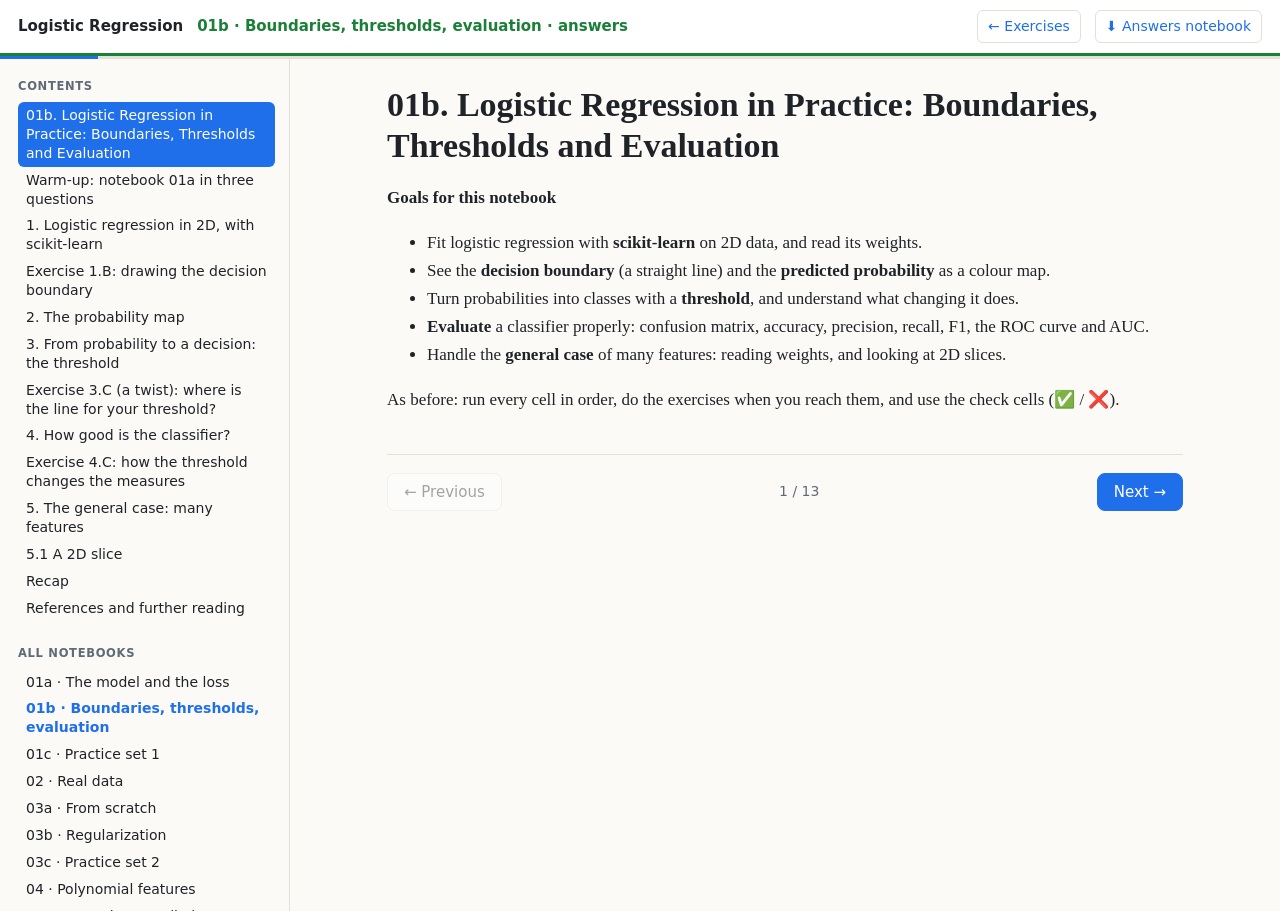
<file: docs/01b-answers.html>
<!DOCTYPE html>
<html lang="en">
<head>
<meta charset="utf-8">
<meta name="viewport" content="width=device-width, initial-scale=1">
<title>01b · Boundaries, thresholds, evaluation · answers · Logistic Regression</title>
<link rel="stylesheet" href="assets/vendor/katex/katex.min.css">
<link rel="stylesheet" href="assets/style.css">
<link rel="stylesheet" href="assets/code.css">
</head>
<body class="answers-view">
<header class="topbar">
  <button class="menu-btn" aria-label="Show contents" onclick="document.body.classList.toggle('nav-open')">☰</button>
  <a class="home" href="index.html">Logistic Regression</a>
  <span class="nb-title">01b · Boundaries, thresholds, evaluation · answers</span>
  <a class="dl" href="01b.html">← Exercises</a> <a class="dl" href="downloads/01b_2d_evaluation_answers.ipynb" download>⬇ Answers notebook</a>
</header>
<div class="progress"><div class="progress-bar" id="progress-bar"></div></div>
<div class="layout">
  <nav class="sidebar" id="sidebar"><div class="side-block"><div class="side-head">Contents</div><ol class="toc"><li><a href="#1" data-idx="0">01b. Logistic Regression in Practice: Boundaries, Thresholds and Evaluation</a></li><li><a href="#2" data-idx="1">Warm-up: notebook 01a in three questions</a></li><li><a href="#3" data-idx="2">1. Logistic regression in 2D, with scikit-learn</a></li><li><a href="#4" data-idx="3">Exercise 1.B: drawing the decision boundary</a></li><li><a href="#5" data-idx="4">2. The probability map</a></li><li><a href="#6" data-idx="5">3. From probability to a decision: the threshold</a></li><li><a href="#7" data-idx="6">Exercise 3.C (a twist): where is the line for your threshold?</a></li><li><a href="#8" data-idx="7">4. How good is the classifier?</a></li><li><a href="#9" data-idx="8">Exercise 4.C: how the threshold changes the measures</a></li><li><a href="#10" data-idx="9">5. The general case: many features</a></li><li><a href="#11" data-idx="10">5.1 A 2D slice</a></li><li><a href="#12" data-idx="11">Recap</a></li><li><a href="#13" data-idx="12">References and further reading</a></li></ol></div><div class="side-block"><div class="side-head">All notebooks</div><ul class="nbs"><li><a href="01a.html">01a · The model and the loss</a></li><li class="current"><a href="01b.html">01b · Boundaries, thresholds, evaluation</a></li><li><a href="01c.html">01c · Practice set 1</a></li><li><a href="02.html">02 · Real data</a></li><li><a href="03a.html">03a · From scratch</a></li><li><a href="03b.html">03b · Regularization</a></li><li><a href="03c.html">03c · Practice set 2</a></li><li><a href="04.html">04 · Polynomial features</a></li><li><a href="hw.html">Home exercise · Predicting diabetes</a></li><li><a href="02old.html">02 · Real data (the earlier version)</a></li></ul></div></nav>
  <main class="content">
    <article id="page"></article>
    <div class="pager">
      <button id="prev" class="btn">← Previous</button>
      <span id="page-count"></span>
      <button id="next" class="btn primary">Next →</button>
    </div>
  </main>
</div>
<script id="sections" type="application/json">[{"title": "01b. Logistic Regression in Practice: Boundaries, Thresholds and Evaluation", "blocks": [{"t": "md", "text": "# 01b. Logistic Regression in Practice: Boundaries, Thresholds and Evaluation\n\n**Goals for this notebook**\n\n- Fit logistic regression with **scikit-learn** on 2D data, and read its weights.\n- See the **decision boundary** (a straight line) and the **predicted probability** as a colour map.\n- Turn probabilities into classes with a **threshold**, and understand what changing it does.\n- **Evaluate** a classifier properly: confusion matrix, accuracy, precision, recall, F1, the ROC curve\n  and AUC.\n- Handle the **general case** of many features: reading weights, and looking at 2D slices.\n\nAs before: run every cell in order, do the exercises when you reach them, and use the check cells\n(✅ / ❌)."}], "nav": "01b. Logistic Regression in Practice: Boundaries, Thresholds and Evaluation"}, {"title": "Warm-up: notebook 01a in three questions", "blocks": [{"t": "md", "text": "## Warm-up: notebook 01a in three questions\n\n**W1.** A model has $w = (1, -2)$ and $b = 0.5$. What probability does it give to $x = (3, 1)$? Store\nit in `w1_answer`.\n\n**W2.** Two examples: the first has $y = 1$ and $h = 0.8$; the second has $y = 0$ and $h = 0.4$. What\nis their (average) log-loss? Store it in `w2_answer`.\n\n**W3.** One example has $x = (2, -1)$ and $y = 0$, and the model predicts $h = 0.7$. Using the gradient\nformula from 01a, compute $\\frac{\\partial \\ell}{\\partial w_1}$, $\\frac{\\partial \\ell}{\\partial w_2}$ and\n$\\frac{\\partial \\ell}{\\partial b}$. Store them in the list `w3_answer`."}, {"t": "code", "html": "<span class=\"k\">def<\/span><span class=\"w\"> <\/span><span class=\"nf\">sigmoid<\/span><span class=\"p\">(<\/span><span class=\"n\">z<\/span><span class=\"p\">):<\/span>\n    <span class=\"k\">return<\/span> <span class=\"mi\">1<\/span> <span class=\"o\">/<\/span> <span class=\"p\">(<\/span><span class=\"mi\">1<\/span> <span class=\"o\">+<\/span> <span class=\"n\">np<\/span><span class=\"o\">.<\/span><span class=\"n\">exp<\/span><span class=\"p\">(<\/span><span class=\"o\">-<\/span><span class=\"n\">z<\/span><span class=\"p\">))<\/span>\n\n<span class=\"n\">w1_answer<\/span> <span class=\"o\">=<\/span> <span class=\"n\">sigmoid<\/span><span class=\"p\">(<\/span><span class=\"mi\">1<\/span> <span class=\"o\">*<\/span> <span class=\"mi\">3<\/span> <span class=\"o\">+<\/span> <span class=\"p\">(<\/span><span class=\"o\">-<\/span><span class=\"mi\">2<\/span><span class=\"p\">)<\/span> <span class=\"o\">*<\/span> <span class=\"mi\">1<\/span> <span class=\"o\">+<\/span> <span class=\"mf\">0.5<\/span><span class=\"p\">)<\/span>                   <span class=\"c1\"># sigma(1.5)<\/span>\n<span class=\"n\">w2_answer<\/span> <span class=\"o\">=<\/span> <span class=\"o\">-<\/span><span class=\"p\">(<\/span><span class=\"n\">np<\/span><span class=\"o\">.<\/span><span class=\"n\">log<\/span><span class=\"p\">(<\/span><span class=\"mf\">0.8<\/span><span class=\"p\">)<\/span> <span class=\"o\">+<\/span> <span class=\"n\">np<\/span><span class=\"o\">.<\/span><span class=\"n\">log<\/span><span class=\"p\">(<\/span><span class=\"mi\">1<\/span> <span class=\"o\">-<\/span> <span class=\"mf\">0.4<\/span><span class=\"p\">))<\/span> <span class=\"o\">/<\/span> <span class=\"mi\">2<\/span>\n<span class=\"n\">w3_answer<\/span> <span class=\"o\">=<\/span> <span class=\"p\">[(<\/span><span class=\"mf\">0.7<\/span> <span class=\"o\">-<\/span> <span class=\"mi\">0<\/span><span class=\"p\">)<\/span> <span class=\"o\">*<\/span> <span class=\"mi\">2<\/span><span class=\"p\">,<\/span> <span class=\"p\">(<\/span><span class=\"mf\">0.7<\/span> <span class=\"o\">-<\/span> <span class=\"mi\">0<\/span><span class=\"p\">)<\/span> <span class=\"o\">*<\/span> <span class=\"p\">(<\/span><span class=\"o\">-<\/span><span class=\"mi\">1<\/span><span class=\"p\">),<\/span> <span class=\"mf\">0.7<\/span> <span class=\"o\">-<\/span> <span class=\"mi\">0<\/span><span class=\"p\">]<\/span>         <span class=\"c1\"># (h - y) x  and  (h - y)<\/span>\n<span class=\"n\">check<\/span><span class=\"p\">(<\/span><span class=\"s2\">&quot;W1&quot;<\/span><span class=\"p\">,<\/span> <span class=\"n\">w1_answer<\/span><span class=\"p\">)<\/span>\n<span class=\"n\">check<\/span><span class=\"p\">(<\/span><span class=\"s2\">&quot;W2&quot;<\/span><span class=\"p\">,<\/span> <span class=\"n\">w2_answer<\/span><span class=\"p\">)<\/span>\n<span class=\"n\">check<\/span><span class=\"p\">(<\/span><span class=\"s2\">&quot;W3&quot;<\/span><span class=\"p\">,<\/span> <span class=\"n\">w3_answer<\/span><span class=\"p\">)<\/span>\n", "sol": true}, {"t": "out", "text": "✅ W1: correct!\n✅ W2: correct!\n✅ W3: correct!\n"}, {"t": "md", "text": "*Think about W3:* all three gradient components are driven by $h - y = 0.7$. The model gave too\nhigh a probability to a negative example, so gradient descent will push the score $w^T x + b$ **down**\nfor this example."}], "nav": "Warm-up: notebook 01a in three questions"}, {"title": "1. Logistic regression in 2D, with scikit-learn", "blocks": [{"t": "md", "text": "## 1. Logistic regression in 2D, with scikit-learn\n\nOur running example for this notebook: a clinic runs **two blood tests**, A and B, on each patient.\nWe have 200 past patients whose diagnosis is known: $y = 1$ means **sick**, $y = 0$ means **healthy**.\nSo $n = 2$ and $N = 200$."}, {"t": "code", "html": "<span class=\"k\">def<\/span><span class=\"w\"> <\/span><span class=\"nf\">make_patients<\/span><span class=\"p\">(<\/span><span class=\"n\">n<\/span><span class=\"p\">,<\/span> <span class=\"n\">seed<\/span><span class=\"p\">):<\/span>\n    <span class=\"c1\"># Two blood-test results per patient; y = 1 means the patient has the disease.<\/span>\n    <span class=\"n\">rng<\/span> <span class=\"o\">=<\/span> <span class=\"n\">np<\/span><span class=\"o\">.<\/span><span class=\"n\">random<\/span><span class=\"o\">.<\/span><span class=\"n\">default_rng<\/span><span class=\"p\">(<\/span><span class=\"n\">seed<\/span><span class=\"p\">)<\/span>\n    <span class=\"n\">y<\/span> <span class=\"o\">=<\/span> <span class=\"p\">(<\/span><span class=\"n\">rng<\/span><span class=\"o\">.<\/span><span class=\"n\">uniform<\/span><span class=\"p\">(<\/span><span class=\"n\">size<\/span><span class=\"o\">=<\/span><span class=\"n\">n<\/span><span class=\"p\">)<\/span> <span class=\"o\">&lt;<\/span> <span class=\"mf\">0.4<\/span><span class=\"p\">)<\/span><span class=\"o\">.<\/span><span class=\"n\">astype<\/span><span class=\"p\">(<\/span><span class=\"nb\">int<\/span><span class=\"p\">)<\/span>                     <span class=\"c1\"># about 40% are sick<\/span>\n    <span class=\"n\">healthy<\/span> <span class=\"o\">=<\/span> <span class=\"n\">rng<\/span><span class=\"o\">.<\/span><span class=\"n\">normal<\/span><span class=\"p\">([<\/span><span class=\"mf\">3.5<\/span><span class=\"p\">,<\/span> <span class=\"mf\">3.0<\/span><span class=\"p\">],<\/span> <span class=\"mf\">1.3<\/span><span class=\"p\">,<\/span> <span class=\"n\">size<\/span><span class=\"o\">=<\/span><span class=\"p\">(<\/span><span class=\"n\">n<\/span><span class=\"p\">,<\/span> <span class=\"mi\">2<\/span><span class=\"p\">))<\/span>\n    <span class=\"n\">sick<\/span> <span class=\"o\">=<\/span> <span class=\"n\">rng<\/span><span class=\"o\">.<\/span><span class=\"n\">normal<\/span><span class=\"p\">([<\/span><span class=\"mf\">6.0<\/span><span class=\"p\">,<\/span> <span class=\"mf\">5.0<\/span><span class=\"p\">],<\/span> <span class=\"mf\">1.3<\/span><span class=\"p\">,<\/span> <span class=\"n\">size<\/span><span class=\"o\">=<\/span><span class=\"p\">(<\/span><span class=\"n\">n<\/span><span class=\"p\">,<\/span> <span class=\"mi\">2<\/span><span class=\"p\">))<\/span>\n    <span class=\"n\">X<\/span> <span class=\"o\">=<\/span> <span class=\"n\">np<\/span><span class=\"o\">.<\/span><span class=\"n\">where<\/span><span class=\"p\">(<\/span><span class=\"n\">y<\/span><span class=\"p\">[:,<\/span> <span class=\"kc\">None<\/span><span class=\"p\">]<\/span> <span class=\"o\">==<\/span> <span class=\"mi\">1<\/span><span class=\"p\">,<\/span> <span class=\"n\">sick<\/span><span class=\"p\">,<\/span> <span class=\"n\">healthy<\/span><span class=\"p\">)<\/span>\n    <span class=\"k\">return<\/span> <span class=\"n\">np<\/span><span class=\"o\">.<\/span><span class=\"n\">round<\/span><span class=\"p\">(<\/span><span class=\"n\">X<\/span><span class=\"p\">,<\/span> <span class=\"mi\">2<\/span><span class=\"p\">),<\/span> <span class=\"n\">y<\/span>\n\n<span class=\"n\">X_train<\/span><span class=\"p\">,<\/span> <span class=\"n\">y_train<\/span> <span class=\"o\">=<\/span> <span class=\"n\">make_patients<\/span><span class=\"p\">(<\/span><span class=\"mi\">200<\/span><span class=\"p\">,<\/span> <span class=\"n\">seed<\/span><span class=\"o\">=<\/span><span class=\"mi\">0<\/span><span class=\"p\">)<\/span>\n\n<span class=\"nb\">print<\/span><span class=\"p\">(<\/span><span class=\"s2\">&quot;X_train shape:&quot;<\/span><span class=\"p\">,<\/span> <span class=\"n\">X_train<\/span><span class=\"o\">.<\/span><span class=\"n\">shape<\/span><span class=\"p\">,<\/span> <span class=\"s2\">&quot;   y_train shape:&quot;<\/span><span class=\"p\">,<\/span> <span class=\"n\">y_train<\/span><span class=\"o\">.<\/span><span class=\"n\">shape<\/span><span class=\"p\">)<\/span>\n<span class=\"nb\">print<\/span><span class=\"p\">(<\/span><span class=\"s2\">&quot;first 5 patients:<\/span><span class=\"se\">\\n<\/span><span class=\"s2\">&quot;<\/span><span class=\"p\">,<\/span> <span class=\"n\">X_train<\/span><span class=\"p\">[:<\/span><span class=\"mi\">5<\/span><span class=\"p\">],<\/span> <span class=\"s2\">&quot;<\/span><span class=\"se\">\\n<\/span><span class=\"s2\">labels:&quot;<\/span><span class=\"p\">,<\/span> <span class=\"n\">y_train<\/span><span class=\"p\">[:<\/span><span class=\"mi\">5<\/span><span class=\"p\">])<\/span>\n<span class=\"nb\">print<\/span><span class=\"p\">(<\/span><span class=\"s2\">&quot;fraction sick:&quot;<\/span><span class=\"p\">,<\/span> <span class=\"n\">y_train<\/span><span class=\"o\">.<\/span><span class=\"n\">mean<\/span><span class=\"p\">())<\/span>\n", "sol": false}, {"t": "out", "text": "X_train shape: (200, 2)    y_train shape: (200,)\nfirst 5 patients:\n [[2.74 2.39]\n [6.07 3.5 ]\n [4.23 4.7 ]\n [8.96 5.36]\n [2.88 3.21]] \nlabels: [0 1 1 1 0]\nfraction sick: 0.35\n"}, {"t": "code", "html": "<span class=\"k\">def<\/span><span class=\"w\"> <\/span><span class=\"nf\">plot_patients<\/span><span class=\"p\">(<\/span><span class=\"n\">X<\/span><span class=\"p\">,<\/span> <span class=\"n\">y<\/span><span class=\"p\">,<\/span> <span class=\"n\">ax<\/span><span class=\"o\">=<\/span><span class=\"kc\">None<\/span><span class=\"p\">,<\/span> <span class=\"n\">title<\/span><span class=\"o\">=<\/span><span class=\"s2\">&quot;&quot;<\/span><span class=\"p\">):<\/span>\n    <span class=\"n\">ax<\/span> <span class=\"o\">=<\/span> <span class=\"n\">ax<\/span> <span class=\"ow\">or<\/span> <span class=\"n\">plt<\/span><span class=\"o\">.<\/span><span class=\"n\">gca<\/span><span class=\"p\">()<\/span>\n    <span class=\"n\">ax<\/span><span class=\"o\">.<\/span><span class=\"n\">scatter<\/span><span class=\"p\">(<\/span><span class=\"n\">X<\/span><span class=\"p\">[<\/span><span class=\"n\">y<\/span> <span class=\"o\">==<\/span> <span class=\"mi\">0<\/span><span class=\"p\">,<\/span> <span class=\"mi\">0<\/span><span class=\"p\">],<\/span> <span class=\"n\">X<\/span><span class=\"p\">[<\/span><span class=\"n\">y<\/span> <span class=\"o\">==<\/span> <span class=\"mi\">0<\/span><span class=\"p\">,<\/span> <span class=\"mi\">1<\/span><span class=\"p\">],<\/span> <span class=\"n\">c<\/span><span class=\"o\">=<\/span><span class=\"s2\">&quot;tab:blue&quot;<\/span><span class=\"p\">,<\/span> <span class=\"n\">edgecolor<\/span><span class=\"o\">=<\/span><span class=\"s2\">&quot;k&quot;<\/span><span class=\"p\">,<\/span> <span class=\"n\">label<\/span><span class=\"o\">=<\/span><span class=\"s2\">&quot;healthy (y=0)&quot;<\/span><span class=\"p\">,<\/span> <span class=\"n\">zorder<\/span><span class=\"o\">=<\/span><span class=\"mi\">3<\/span><span class=\"p\">)<\/span>\n    <span class=\"n\">ax<\/span><span class=\"o\">.<\/span><span class=\"n\">scatter<\/span><span class=\"p\">(<\/span><span class=\"n\">X<\/span><span class=\"p\">[<\/span><span class=\"n\">y<\/span> <span class=\"o\">==<\/span> <span class=\"mi\">1<\/span><span class=\"p\">,<\/span> <span class=\"mi\">0<\/span><span class=\"p\">],<\/span> <span class=\"n\">X<\/span><span class=\"p\">[<\/span><span class=\"n\">y<\/span> <span class=\"o\">==<\/span> <span class=\"mi\">1<\/span><span class=\"p\">,<\/span> <span class=\"mi\">1<\/span><span class=\"p\">],<\/span> <span class=\"n\">c<\/span><span class=\"o\">=<\/span><span class=\"s2\">&quot;tab:red&quot;<\/span><span class=\"p\">,<\/span> <span class=\"n\">edgecolor<\/span><span class=\"o\">=<\/span><span class=\"s2\">&quot;k&quot;<\/span><span class=\"p\">,<\/span> <span class=\"n\">label<\/span><span class=\"o\">=<\/span><span class=\"s2\">&quot;sick (y=1)&quot;<\/span><span class=\"p\">,<\/span> <span class=\"n\">zorder<\/span><span class=\"o\">=<\/span><span class=\"mi\">3<\/span><span class=\"p\">)<\/span>\n    <span class=\"n\">ax<\/span><span class=\"o\">.<\/span><span class=\"n\">set_xlabel<\/span><span class=\"p\">(<\/span><span class=\"s2\">&quot;test A  (x1)&quot;<\/span><span class=\"p\">)<\/span>\n    <span class=\"n\">ax<\/span><span class=\"o\">.<\/span><span class=\"n\">set_ylabel<\/span><span class=\"p\">(<\/span><span class=\"s2\">&quot;test B  (x2)&quot;<\/span><span class=\"p\">)<\/span>\n    <span class=\"n\">ax<\/span><span class=\"o\">.<\/span><span class=\"n\">set_title<\/span><span class=\"p\">(<\/span><span class=\"n\">title<\/span><span class=\"p\">)<\/span>\n\n<span class=\"n\">plot_patients<\/span><span class=\"p\">(<\/span><span class=\"n\">X_train<\/span><span class=\"p\">,<\/span> <span class=\"n\">y_train<\/span><span class=\"p\">,<\/span> <span class=\"n\">title<\/span><span class=\"o\">=<\/span><span class=\"s2\">&quot;Training data: 200 patients&quot;<\/span><span class=\"p\">)<\/span>\n<span class=\"n\">plt<\/span><span class=\"o\">.<\/span><span class=\"n\">legend<\/span><span class=\"p\">()<\/span>\n<span class=\"n\">plt<\/span><span class=\"o\">.<\/span><span class=\"n\">show<\/span><span class=\"p\">()<\/span>\n", "sol": false}, {"t": "img", "src": "img/01b_ans_001.png"}, {"t": "widget", "id": "drag-line"}, {"t": "md", "text": "Sick patients tend to have higher values on both tests, but the two groups **overlap**. No line\nseparates them perfectly, which is exactly the situation where probabilities are useful.\n\nIn 01a we trained logistic regression ourselves with gradient descent. For real work we use\n**scikit-learn**, the same library you used for linear regression. Its `LogisticRegression` minimizes\nthe same log-loss (with a smarter optimizer than plain gradient descent):"}, {"t": "code", "html": "<span class=\"n\">clf<\/span> <span class=\"o\">=<\/span> <span class=\"n\">LogisticRegression<\/span><span class=\"p\">()<\/span>\n<span class=\"n\">clf<\/span><span class=\"o\">.<\/span><span class=\"n\">fit<\/span><span class=\"p\">(<\/span><span class=\"n\">X_train<\/span><span class=\"p\">,<\/span> <span class=\"n\">y_train<\/span><span class=\"p\">)<\/span>\n\n<span class=\"n\">w<\/span> <span class=\"o\">=<\/span> <span class=\"n\">clf<\/span><span class=\"o\">.<\/span><span class=\"n\">coef_<\/span><span class=\"p\">[<\/span><span class=\"mi\">0<\/span><span class=\"p\">]<\/span>          <span class=\"c1\"># the weights  w = (w1, w2)<\/span>\n<span class=\"n\">b<\/span> <span class=\"o\">=<\/span> <span class=\"n\">clf<\/span><span class=\"o\">.<\/span><span class=\"n\">intercept_<\/span><span class=\"p\">[<\/span><span class=\"mi\">0<\/span><span class=\"p\">]<\/span>     <span class=\"c1\"># the intercept b<\/span>\n<span class=\"nb\">print<\/span><span class=\"p\">(<\/span><span class=\"s2\">&quot;w =&quot;<\/span><span class=\"p\">,<\/span> <span class=\"n\">w<\/span><span class=\"p\">)<\/span>\n<span class=\"nb\">print<\/span><span class=\"p\">(<\/span><span class=\"s2\">&quot;b =&quot;<\/span><span class=\"p\">,<\/span> <span class=\"n\">b<\/span><span class=\"p\">)<\/span>\n", "sol": false}, {"t": "out", "text": "w = [1.68466852 1.52186566]\nb = -14.601116782761151\n"}, {"t": "md", "text": "A few things to know about this API:\n\n- `clf.coef_` has shape `(1, n)`, one row of weights. `clf.coef_[0]` is our vector $w$.\n  `clf.intercept_[0]` is $b$.\n- `clf.predict_proba(X)` returns **two columns**: $P(y = 0 \\mid x)$ and $P(y = 1 \\mid x)$. They add up to\n  1. We almost always want the second column, `clf.predict_proba(X)[:, 1]`, which is $h(x)$.\n- `clf.predict(X)` returns classes (0 or 1). More about how it decides in section 3.\n- **Note:** by default, sklearn's `LogisticRegression` adds a small extra term to the loss, called\n  **regularization**. We'll explain it properly in notebook 03b. For now, you can ignore it."}, {"t": "code", "html": "<span class=\"nb\">print<\/span><span class=\"p\">(<\/span><span class=\"s2\">&quot;predict_proba for the first 3 patients:<\/span><span class=\"se\">\\n<\/span><span class=\"s2\">&quot;<\/span><span class=\"p\">,<\/span> <span class=\"n\">clf<\/span><span class=\"o\">.<\/span><span class=\"n\">predict_proba<\/span><span class=\"p\">(<\/span><span class=\"n\">X_train<\/span><span class=\"p\">[:<\/span><span class=\"mi\">3<\/span><span class=\"p\">])<\/span><span class=\"o\">.<\/span><span class=\"n\">round<\/span><span class=\"p\">(<\/span><span class=\"mi\">3<\/span><span class=\"p\">))<\/span>\n<span class=\"nb\">print<\/span><span class=\"p\">(<\/span><span class=\"s2\">&quot;<\/span><span class=\"se\">\\n<\/span><span class=\"s2\">P(sick) for the first 3 patients:&quot;<\/span><span class=\"p\">,<\/span> <span class=\"n\">clf<\/span><span class=\"o\">.<\/span><span class=\"n\">predict_proba<\/span><span class=\"p\">(<\/span><span class=\"n\">X_train<\/span><span class=\"p\">[:<\/span><span class=\"mi\">3<\/span><span class=\"p\">])[:,<\/span> <span class=\"mi\">1<\/span><span class=\"p\">]<\/span><span class=\"o\">.<\/span><span class=\"n\">round<\/span><span class=\"p\">(<\/span><span class=\"mi\">3<\/span><span class=\"p\">))<\/span>\n<span class=\"nb\">print<\/span><span class=\"p\">(<\/span><span class=\"s2\">&quot;predicted classes:              &quot;<\/span><span class=\"p\">,<\/span> <span class=\"n\">clf<\/span><span class=\"o\">.<\/span><span class=\"n\">predict<\/span><span class=\"p\">(<\/span><span class=\"n\">X_train<\/span><span class=\"p\">[:<\/span><span class=\"mi\">3<\/span><span class=\"p\">]))<\/span>\n", "sol": false}, {"t": "out", "text": "predict_proba for the first 3 patients:\n [[0.998 0.002]\n [0.279 0.721]\n [0.58  0.42 ]]\n\nP(sick) for the first 3 patients: [0.002 0.721 0.42 ]\npredicted classes:               [0 1 0]\n"}, {"t": "md", "text": "**Try it yourself, before reading on:** both weights are positive. What does that tell you about\nhow each test result relates to being sick?"}, {"t": "md", "text": "### Exercise 1.A: computing a probability yourself\n\nA new patient has test results $x = (5, 4)$. Using `w`, `b` and your knowledge from 01a (not\n`predict_proba`), compute $P(\\text{sick})$ for this patient. Store it in `p_new`. The check compares it\nwith what sklearn says."}, {"t": "code", "html": "<span class=\"n\">x_new<\/span> <span class=\"o\">=<\/span> <span class=\"n\">np<\/span><span class=\"o\">.<\/span><span class=\"n\">array<\/span><span class=\"p\">([<\/span><span class=\"mi\">5<\/span><span class=\"p\">,<\/span> <span class=\"mi\">4<\/span><span class=\"p\">])<\/span>\n<span class=\"n\">p_new<\/span> <span class=\"o\">=<\/span> <span class=\"n\">sigmoid<\/span><span class=\"p\">(<\/span><span class=\"n\">w<\/span> <span class=\"o\">@<\/span> <span class=\"n\">x_new<\/span> <span class=\"o\">+<\/span> <span class=\"n\">b<\/span><span class=\"p\">)<\/span>\n<span class=\"nb\">print<\/span><span class=\"p\">(<\/span><span class=\"s2\">&quot;your answer:&quot;<\/span><span class=\"p\">,<\/span> <span class=\"n\">p_new<\/span><span class=\"p\">)<\/span>\n<span class=\"nb\">print<\/span><span class=\"p\">(<\/span><span class=\"s2\">&quot;sklearn:    &quot;<\/span><span class=\"p\">,<\/span> <span class=\"n\">clf<\/span><span class=\"o\">.<\/span><span class=\"n\">predict_proba<\/span><span class=\"p\">([<\/span><span class=\"n\">x_new<\/span><span class=\"p\">])[<\/span><span class=\"mi\">0<\/span><span class=\"p\">,<\/span> <span class=\"mi\">1<\/span><span class=\"p\">])<\/span>\n<span class=\"n\">check_against<\/span><span class=\"p\">(<\/span><span class=\"s2\">&quot;1.A&quot;<\/span><span class=\"p\">,<\/span> <span class=\"n\">p_new<\/span><span class=\"p\">,<\/span> <span class=\"n\">clf<\/span><span class=\"o\">.<\/span><span class=\"n\">predict_proba<\/span><span class=\"p\">([<\/span><span class=\"n\">x_new<\/span><span class=\"p\">])[<\/span><span class=\"mi\">0<\/span><span class=\"p\">,<\/span> <span class=\"mi\">1<\/span><span class=\"p\">])<\/span>\n", "sol": true}, {"t": "out", "text": "your answer: 0.47743744460319737\nsklearn:     0.47743744460319737\n✅ 1.A: correct!\n"}], "nav": "1. Logistic regression in 2D, with scikit-learn"}, {"title": "Exercise 1.B: drawing the decision boundary", "blocks": [{"t": "md", "text": "### Exercise 1.B: drawing the decision boundary\n\nIn 01a (one feature) the model said \"50/50\" at the point where $wx + b = 0$. With two features, the\n**decision boundary** is the set of all points where\n$$w^T x + b = w_1 x_1 + w_2 x_2 + b = 0$$\nThat's the equation of a **straight line**.\n\n1. Solve the equation for $x_2$ (as a function of $x_1$).\n2. Compute `x2_at_4`, the $x_2$ value of the boundary line at $x_1 = 4$.\n3. Draw the line over the data: fill in `x2_line` (the boundary's $x_2$ for every value in `x1_line`)."}, {"t": "code", "html": "<span class=\"n\">x1_line<\/span> <span class=\"o\">=<\/span> <span class=\"n\">np<\/span><span class=\"o\">.<\/span><span class=\"n\">linspace<\/span><span class=\"p\">(<\/span><span class=\"o\">-<\/span><span class=\"mi\">1<\/span><span class=\"p\">,<\/span> <span class=\"mi\">11<\/span><span class=\"p\">,<\/span> <span class=\"mi\">100<\/span><span class=\"p\">)<\/span>\n<span class=\"c1\"># w1*x1 + w2*x2 + b = 0   -&gt;   x2 = -(w1*x1 + b) / w2<\/span>\n<span class=\"n\">x2_at_4<\/span> <span class=\"o\">=<\/span> <span class=\"o\">-<\/span><span class=\"p\">(<\/span><span class=\"n\">w<\/span><span class=\"p\">[<\/span><span class=\"mi\">0<\/span><span class=\"p\">]<\/span> <span class=\"o\">*<\/span> <span class=\"mi\">4<\/span> <span class=\"o\">+<\/span> <span class=\"n\">b<\/span><span class=\"p\">)<\/span> <span class=\"o\">/<\/span> <span class=\"n\">w<\/span><span class=\"p\">[<\/span><span class=\"mi\">1<\/span><span class=\"p\">]<\/span>\n<span class=\"n\">x2_line<\/span> <span class=\"o\">=<\/span> <span class=\"o\">-<\/span><span class=\"p\">(<\/span><span class=\"n\">w<\/span><span class=\"p\">[<\/span><span class=\"mi\">0<\/span><span class=\"p\">]<\/span> <span class=\"o\">*<\/span> <span class=\"n\">x1_line<\/span> <span class=\"o\">+<\/span> <span class=\"n\">b<\/span><span class=\"p\">)<\/span> <span class=\"o\">/<\/span> <span class=\"n\">w<\/span><span class=\"p\">[<\/span><span class=\"mi\">1<\/span><span class=\"p\">]<\/span>\n<span class=\"n\">check<\/span><span class=\"p\">(<\/span><span class=\"s2\">&quot;1.B&quot;<\/span><span class=\"p\">,<\/span> <span class=\"n\">x2_at_4<\/span><span class=\"p\">,<\/span> <span class=\"n\">tol<\/span><span class=\"o\">=<\/span><span class=\"mf\">5e-3<\/span><span class=\"p\">)<\/span>\n\n<span class=\"k\">if<\/span> <span class=\"n\">x2_line<\/span> <span class=\"ow\">is<\/span> <span class=\"ow\">not<\/span> <span class=\"kc\">None<\/span><span class=\"p\">:<\/span>\n    <span class=\"n\">plot_patients<\/span><span class=\"p\">(<\/span><span class=\"n\">X_train<\/span><span class=\"p\">,<\/span> <span class=\"n\">y_train<\/span><span class=\"p\">,<\/span> <span class=\"n\">title<\/span><span class=\"o\">=<\/span><span class=\"s2\">&quot;The decision boundary&quot;<\/span><span class=\"p\">)<\/span>\n    <span class=\"n\">plt<\/span><span class=\"o\">.<\/span><span class=\"n\">plot<\/span><span class=\"p\">(<\/span><span class=\"n\">x1_line<\/span><span class=\"p\">,<\/span> <span class=\"n\">x2_line<\/span><span class=\"p\">,<\/span> <span class=\"s2\">&quot;k-&quot;<\/span><span class=\"p\">,<\/span> <span class=\"n\">linewidth<\/span><span class=\"o\">=<\/span><span class=\"mf\">2.5<\/span><span class=\"p\">,<\/span> <span class=\"n\">label<\/span><span class=\"o\">=<\/span><span class=\"s2\">&quot;boundary  w^T x + b = 0&quot;<\/span><span class=\"p\">)<\/span>\n    <span class=\"n\">plt<\/span><span class=\"o\">.<\/span><span class=\"n\">xlim<\/span><span class=\"p\">(<\/span><span class=\"o\">-<\/span><span class=\"mi\">1<\/span><span class=\"p\">,<\/span> <span class=\"mi\">11<\/span><span class=\"p\">);<\/span> <span class=\"n\">plt<\/span><span class=\"o\">.<\/span><span class=\"n\">ylim<\/span><span class=\"p\">(<\/span><span class=\"o\">-<\/span><span class=\"mi\">3<\/span><span class=\"p\">,<\/span> <span class=\"mi\">10<\/span><span class=\"p\">)<\/span>\n    <span class=\"n\">plt<\/span><span class=\"o\">.<\/span><span class=\"n\">legend<\/span><span class=\"p\">(<\/span><span class=\"n\">loc<\/span><span class=\"o\">=<\/span><span class=\"s2\">&quot;upper left&quot;<\/span><span class=\"p\">)<\/span>\n    <span class=\"n\">plt<\/span><span class=\"o\">.<\/span><span class=\"n\">show<\/span><span class=\"p\">()<\/span>\n", "sol": true}, {"t": "out", "text": "✅ 1.B: correct!\n"}, {"t": "img", "src": "img/01b_ans_002.png"}, {"t": "md", "text": "The line goes right through the region where the two groups overlap. Patients above and to the\nright of it get $P(\\text{sick}) > 0.5$; patients below and to the left get $P(\\text{sick}) < 0.5$."}], "nav": "Exercise 1.B: drawing the decision boundary"}, {"title": "2. The probability map", "blocks": [{"t": "md", "text": "## 2. The probability map\n\nThe boundary shows only where $h(x) = 0.5$. But the model gives a probability to **every** point of\nthe plane. Let's colour the plane by the predicted probability, and also draw the lines where it\nequals 0.1 and 0.9."}, {"t": "code", "html": "<span class=\"k\">def<\/span><span class=\"w\"> <\/span><span class=\"nf\">plot_probability_map<\/span><span class=\"p\">(<\/span><span class=\"n\">w<\/span><span class=\"p\">,<\/span> <span class=\"n\">b<\/span><span class=\"p\">,<\/span> <span class=\"n\">X<\/span><span class=\"p\">,<\/span> <span class=\"n\">y<\/span><span class=\"p\">,<\/span> <span class=\"n\">ax<\/span><span class=\"o\">=<\/span><span class=\"kc\">None<\/span><span class=\"p\">,<\/span> <span class=\"n\">title<\/span><span class=\"o\">=<\/span><span class=\"s2\">&quot;&quot;<\/span><span class=\"p\">,<\/span> <span class=\"n\">levels<\/span><span class=\"o\">=<\/span><span class=\"p\">(<\/span><span class=\"mf\">0.1<\/span><span class=\"p\">,<\/span> <span class=\"mf\">0.5<\/span><span class=\"p\">,<\/span> <span class=\"mf\">0.9<\/span><span class=\"p\">)):<\/span>\n    <span class=\"n\">ax<\/span> <span class=\"o\">=<\/span> <span class=\"n\">ax<\/span> <span class=\"ow\">or<\/span> <span class=\"n\">plt<\/span><span class=\"o\">.<\/span><span class=\"n\">gca<\/span><span class=\"p\">()<\/span>\n    <span class=\"n\">g1<\/span><span class=\"p\">,<\/span> <span class=\"n\">g2<\/span> <span class=\"o\">=<\/span> <span class=\"n\">np<\/span><span class=\"o\">.<\/span><span class=\"n\">meshgrid<\/span><span class=\"p\">(<\/span><span class=\"n\">np<\/span><span class=\"o\">.<\/span><span class=\"n\">linspace<\/span><span class=\"p\">(<\/span><span class=\"n\">X<\/span><span class=\"p\">[:,<\/span> <span class=\"mi\">0<\/span><span class=\"p\">]<\/span><span class=\"o\">.<\/span><span class=\"n\">min<\/span><span class=\"p\">()<\/span> <span class=\"o\">-<\/span> <span class=\"mi\">1<\/span><span class=\"p\">,<\/span> <span class=\"n\">X<\/span><span class=\"p\">[:,<\/span> <span class=\"mi\">0<\/span><span class=\"p\">]<\/span><span class=\"o\">.<\/span><span class=\"n\">max<\/span><span class=\"p\">()<\/span> <span class=\"o\">+<\/span> <span class=\"mi\">1<\/span><span class=\"p\">,<\/span> <span class=\"mi\">300<\/span><span class=\"p\">),<\/span>\n                         <span class=\"n\">np<\/span><span class=\"o\">.<\/span><span class=\"n\">linspace<\/span><span class=\"p\">(<\/span><span class=\"n\">X<\/span><span class=\"p\">[:,<\/span> <span class=\"mi\">1<\/span><span class=\"p\">]<\/span><span class=\"o\">.<\/span><span class=\"n\">min<\/span><span class=\"p\">()<\/span> <span class=\"o\">-<\/span> <span class=\"mi\">1<\/span><span class=\"p\">,<\/span> <span class=\"n\">X<\/span><span class=\"p\">[:,<\/span> <span class=\"mi\">1<\/span><span class=\"p\">]<\/span><span class=\"o\">.<\/span><span class=\"n\">max<\/span><span class=\"p\">()<\/span> <span class=\"o\">+<\/span> <span class=\"mi\">1<\/span><span class=\"p\">,<\/span> <span class=\"mi\">300<\/span><span class=\"p\">))<\/span>\n    <span class=\"n\">probs<\/span> <span class=\"o\">=<\/span> <span class=\"n\">sigmoid<\/span><span class=\"p\">(<\/span><span class=\"n\">w<\/span><span class=\"p\">[<\/span><span class=\"mi\">0<\/span><span class=\"p\">]<\/span> <span class=\"o\">*<\/span> <span class=\"n\">g1<\/span> <span class=\"o\">+<\/span> <span class=\"n\">w<\/span><span class=\"p\">[<\/span><span class=\"mi\">1<\/span><span class=\"p\">]<\/span> <span class=\"o\">*<\/span> <span class=\"n\">g2<\/span> <span class=\"o\">+<\/span> <span class=\"n\">b<\/span><span class=\"p\">)<\/span>\n    <span class=\"n\">cs<\/span> <span class=\"o\">=<\/span> <span class=\"n\">ax<\/span><span class=\"o\">.<\/span><span class=\"n\">contourf<\/span><span class=\"p\">(<\/span><span class=\"n\">g1<\/span><span class=\"p\">,<\/span> <span class=\"n\">g2<\/span><span class=\"p\">,<\/span> <span class=\"n\">probs<\/span><span class=\"p\">,<\/span> <span class=\"n\">levels<\/span><span class=\"o\">=<\/span><span class=\"n\">np<\/span><span class=\"o\">.<\/span><span class=\"n\">linspace<\/span><span class=\"p\">(<\/span><span class=\"mi\">0<\/span><span class=\"p\">,<\/span> <span class=\"mi\">1<\/span><span class=\"p\">,<\/span> <span class=\"mi\">21<\/span><span class=\"p\">),<\/span> <span class=\"n\">cmap<\/span><span class=\"o\">=<\/span><span class=\"s2\">&quot;coolwarm&quot;<\/span><span class=\"p\">,<\/span> <span class=\"n\">alpha<\/span><span class=\"o\">=<\/span><span class=\"mf\">0.7<\/span><span class=\"p\">)<\/span>\n    <span class=\"n\">lines<\/span> <span class=\"o\">=<\/span> <span class=\"n\">ax<\/span><span class=\"o\">.<\/span><span class=\"n\">contour<\/span><span class=\"p\">(<\/span><span class=\"n\">g1<\/span><span class=\"p\">,<\/span> <span class=\"n\">g2<\/span><span class=\"p\">,<\/span> <span class=\"n\">probs<\/span><span class=\"p\">,<\/span> <span class=\"n\">levels<\/span><span class=\"o\">=<\/span><span class=\"nb\">list<\/span><span class=\"p\">(<\/span><span class=\"n\">levels<\/span><span class=\"p\">),<\/span> <span class=\"n\">colors<\/span><span class=\"o\">=<\/span><span class=\"s2\">&quot;k&quot;<\/span><span class=\"p\">,<\/span>\n                       <span class=\"n\">linewidths<\/span><span class=\"o\">=<\/span><span class=\"p\">[<\/span><span class=\"mi\">1<\/span><span class=\"p\">,<\/span> <span class=\"mf\">2.5<\/span><span class=\"p\">,<\/span> <span class=\"mi\">1<\/span><span class=\"p\">]<\/span> <span class=\"k\">if<\/span> <span class=\"nb\">len<\/span><span class=\"p\">(<\/span><span class=\"n\">levels<\/span><span class=\"p\">)<\/span> <span class=\"o\">==<\/span> <span class=\"mi\">3<\/span> <span class=\"k\">else<\/span> <span class=\"mf\">1.5<\/span><span class=\"p\">,<\/span> <span class=\"n\">linestyles<\/span><span class=\"o\">=<\/span><span class=\"s2\">&quot;--&quot;<\/span><span class=\"p\">)<\/span>\n    <span class=\"n\">ax<\/span><span class=\"o\">.<\/span><span class=\"n\">clabel<\/span><span class=\"p\">(<\/span><span class=\"n\">lines<\/span><span class=\"p\">,<\/span> <span class=\"n\">fmt<\/span><span class=\"o\">=<\/span><span class=\"s2\">&quot;<\/span><span class=\"si\">%.1f<\/span><span class=\"s2\">&quot;<\/span><span class=\"p\">)<\/span>\n    <span class=\"n\">plot_patients<\/span><span class=\"p\">(<\/span><span class=\"n\">X<\/span><span class=\"p\">,<\/span> <span class=\"n\">y<\/span><span class=\"p\">,<\/span> <span class=\"n\">ax<\/span><span class=\"o\">=<\/span><span class=\"n\">ax<\/span><span class=\"p\">,<\/span> <span class=\"n\">title<\/span><span class=\"o\">=<\/span><span class=\"n\">title<\/span><span class=\"p\">)<\/span>\n    <span class=\"k\">return<\/span> <span class=\"n\">cs<\/span>\n\n<span class=\"n\">cs<\/span> <span class=\"o\">=<\/span> <span class=\"n\">plot_probability_map<\/span><span class=\"p\">(<\/span><span class=\"n\">w<\/span><span class=\"p\">,<\/span> <span class=\"n\">b<\/span><span class=\"p\">,<\/span> <span class=\"n\">X_train<\/span><span class=\"p\">,<\/span> <span class=\"n\">y_train<\/span><span class=\"p\">,<\/span> <span class=\"n\">title<\/span><span class=\"o\">=<\/span><span class=\"s2\">&quot;P(sick) predicted by the model&quot;<\/span><span class=\"p\">)<\/span>\n<span class=\"n\">plt<\/span><span class=\"o\">.<\/span><span class=\"n\">colorbar<\/span><span class=\"p\">(<\/span><span class=\"n\">cs<\/span><span class=\"p\">,<\/span> <span class=\"n\">label<\/span><span class=\"o\">=<\/span><span class=\"s2\">&quot;P(sick)&quot;<\/span><span class=\"p\">)<\/span>\n<span class=\"n\">plt<\/span><span class=\"o\">.<\/span><span class=\"n\">show<\/span><span class=\"p\">()<\/span>\n", "sol": false}, {"t": "img", "src": "img/01b_ans_003.png"}, {"t": "md", "text": "Some things to notice:\n\n- The contour lines for 0.1, 0.5 and 0.9 are **parallel straight lines**. Each one is a set of points\n  where $w^T x + b$ equals some constant (for 0.9 the constant is $\\log\\frac{0.9}{0.1} = \\log 9$).\n- The probability changes only **across** the lines, never along them: along a line, $w^T x + b$ stays\n  the same. The direction in which the probability grows fastest is the direction of the vector $w$.\n- **The farther a point is from the boundary, the more confident the model is.** In fact\n  $\\frac{w^T x + b}{\\|w\\|}$ is exactly the signed distance of $x$ from the boundary line, so the score\n  $w^T x + b$ is the distance multiplied by $\\|w\\|$.\n\nThat last point means **the length $\\|w\\|$ controls how sharp the transition is**. The slider\nmultiplies both $w$ and $b$ by a factor $c$: the boundary stays in place, but the band between 0.1 and\n0.9 gets narrower or wider (like the zoom in 01a)."}, {"t": "widget", "id": "sharpness"}, {"t": "md", "text": "### Exercise 2.A: the 0.9 line\n\nFind the equation of the line on which the model gives exactly $P(\\text{sick}) = 0.9$, and compute\n`x2_09_at_4`, the $x_2$ value of that line at $x_1 = 4$.\n\n*Hint:* first find the value of $w^T x + b$ that gives probability 0.9 (log-odds, from 01a)."}, {"t": "code", "html": "<span class=\"c1\"># w1*x1 + w2*x2 + b = log(0.9/0.1)   -&gt;   x2 = (log 9 - b - w1*x1) / w2<\/span>\n<span class=\"n\">x2_09_at_4<\/span> <span class=\"o\">=<\/span> <span class=\"p\">(<\/span><span class=\"n\">np<\/span><span class=\"o\">.<\/span><span class=\"n\">log<\/span><span class=\"p\">(<\/span><span class=\"mf\">0.9<\/span> <span class=\"o\">/<\/span> <span class=\"mf\">0.1<\/span><span class=\"p\">)<\/span> <span class=\"o\">-<\/span> <span class=\"n\">b<\/span> <span class=\"o\">-<\/span> <span class=\"n\">w<\/span><span class=\"p\">[<\/span><span class=\"mi\">0<\/span><span class=\"p\">]<\/span> <span class=\"o\">*<\/span> <span class=\"mi\">4<\/span><span class=\"p\">)<\/span> <span class=\"o\">/<\/span> <span class=\"n\">w<\/span><span class=\"p\">[<\/span><span class=\"mi\">1<\/span><span class=\"p\">]<\/span>\n<span class=\"n\">check<\/span><span class=\"p\">(<\/span><span class=\"s2\">&quot;2.A&quot;<\/span><span class=\"p\">,<\/span> <span class=\"n\">x2_09_at_4<\/span><span class=\"p\">,<\/span> <span class=\"n\">tol<\/span><span class=\"o\">=<\/span><span class=\"mf\">5e-3<\/span><span class=\"p\">)<\/span>\n", "sol": true}, {"t": "out", "text": "✅ 2.A: correct!\n"}, {"t": "md", "text": "### Exercise 2.B (a twist): doubling the parameters\n\nSuppose we replace $w$ by $2w$ and $b$ by $2b$.\n\n1. Where is the new decision boundary? Compute its $x_2$ at $x_1 = 4$: `x2_doubled_at_4`.\n2. What probability does the new model give to the patient $x = (5, 4)$ from exercise 1.A? Store it in\n   `p_doubled`. Is it closer to 0 or 1 than before?\n\nThink first, then compute."}, {"t": "code", "html": "<span class=\"n\">w2<\/span><span class=\"p\">,<\/span> <span class=\"n\">b2<\/span> <span class=\"o\">=<\/span> <span class=\"mi\">2<\/span> <span class=\"o\">*<\/span> <span class=\"n\">w<\/span><span class=\"p\">,<\/span> <span class=\"mi\">2<\/span> <span class=\"o\">*<\/span> <span class=\"n\">b<\/span>\n<span class=\"n\">x2_doubled_at_4<\/span> <span class=\"o\">=<\/span> <span class=\"o\">-<\/span><span class=\"p\">(<\/span><span class=\"n\">w2<\/span><span class=\"p\">[<\/span><span class=\"mi\">0<\/span><span class=\"p\">]<\/span> <span class=\"o\">*<\/span> <span class=\"mi\">4<\/span> <span class=\"o\">+<\/span> <span class=\"n\">b2<\/span><span class=\"p\">)<\/span> <span class=\"o\">/<\/span> <span class=\"n\">w2<\/span><span class=\"p\">[<\/span><span class=\"mi\">1<\/span><span class=\"p\">]<\/span>           <span class=\"c1\"># same line: the factor 2 cancels<\/span>\n<span class=\"n\">p_doubled<\/span> <span class=\"o\">=<\/span> <span class=\"n\">sigmoid<\/span><span class=\"p\">(<\/span><span class=\"n\">w2<\/span> <span class=\"o\">@<\/span> <span class=\"n\">np<\/span><span class=\"o\">.<\/span><span class=\"n\">array<\/span><span class=\"p\">([<\/span><span class=\"mi\">5<\/span><span class=\"p\">,<\/span> <span class=\"mi\">4<\/span><span class=\"p\">])<\/span> <span class=\"o\">+<\/span> <span class=\"n\">b2<\/span><span class=\"p\">)<\/span>       <span class=\"c1\"># = sigmoid(2 * z): more extreme<\/span>\n<span class=\"nb\">print<\/span><span class=\"p\">(<\/span><span class=\"n\">x2_doubled_at_4<\/span><span class=\"p\">,<\/span> <span class=\"n\">p_doubled<\/span><span class=\"p\">)<\/span>\n<span class=\"n\">check<\/span><span class=\"p\">(<\/span><span class=\"s2\">&quot;2.B&quot;<\/span><span class=\"p\">,<\/span> <span class=\"p\">[<\/span><span class=\"n\">x2_doubled_at_4<\/span><span class=\"p\">,<\/span> <span class=\"n\">p_doubled<\/span><span class=\"p\">],<\/span> <span class=\"n\">tol<\/span><span class=\"o\">=<\/span><span class=\"mf\">5e-3<\/span><span class=\"p\">)<\/span>\n", "sol": true}, {"t": "out", "text": "5.166318503174417 0.454966589642178\n✅ 2.B: correct!\n"}, {"t": "answer", "text": "The boundary doesn't move: $2w^T x + 2b = 0$ is the same equation as $w^T x + b = 0$. But every score is\ndoubled, so every probability moves **away from 0.5**. The model becomes more confident everywhere.\nTwo models with the same boundary can make very different probability claims."}], "nav": "2. The probability map"}, {"title": "3. From probability to a decision: the threshold", "blocks": [{"t": "md", "text": "## 3. From probability to a decision: the threshold\n\nOften we must finally **decide**: send the patient for further treatment, or not? To turn a\nprobability into a class we choose a **threshold** $t$:\n\n$$\\text{predict } 1 \\text{ if } h(x) \\ge t, \\qquad \\text{predict } 0 \\text{ otherwise}$$\n\n`clf.predict` uses $t = 0.5$. Let's confirm that:"}, {"t": "code", "html": "<span class=\"n\">p_train<\/span> <span class=\"o\">=<\/span> <span class=\"n\">clf<\/span><span class=\"o\">.<\/span><span class=\"n\">predict_proba<\/span><span class=\"p\">(<\/span><span class=\"n\">X_train<\/span><span class=\"p\">)[:,<\/span> <span class=\"mi\">1<\/span><span class=\"p\">]<\/span>\n<span class=\"n\">same<\/span> <span class=\"o\">=<\/span> <span class=\"n\">np<\/span><span class=\"o\">.<\/span><span class=\"n\">all<\/span><span class=\"p\">(<\/span><span class=\"n\">clf<\/span><span class=\"o\">.<\/span><span class=\"n\">predict<\/span><span class=\"p\">(<\/span><span class=\"n\">X_train<\/span><span class=\"p\">)<\/span> <span class=\"o\">==<\/span> <span class=\"p\">(<\/span><span class=\"n\">p_train<\/span> <span class=\"o\">&gt;=<\/span> <span class=\"mf\">0.5<\/span><span class=\"p\">)<\/span><span class=\"o\">.<\/span><span class=\"n\">astype<\/span><span class=\"p\">(<\/span><span class=\"nb\">int<\/span><span class=\"p\">))<\/span>\n<span class=\"nb\">print<\/span><span class=\"p\">(<\/span><span class=\"s2\">&quot;clf.predict is the same as (probability &gt;= 0.5):&quot;<\/span><span class=\"p\">,<\/span> <span class=\"n\">same<\/span><span class=\"p\">)<\/span>\n", "sol": false}, {"t": "out", "text": "clf.predict is the same as (probability >= 0.5): True\n"}, {"t": "md", "text": "**But 0.5 isn't always the right threshold.** Think about the clinic:\n\n- If we tell a **sick** patient they're healthy (a *missed* case), the disease goes untreated. That can\n  be very dangerous.\n- If we tell a **healthy** patient they might be sick (a *false alarm*), they take another test. That's\n  annoying and costs money, but it's much less harmful.\n\nWhen one kind of mistake is worse than the other, we move the threshold. A **lower** $t$ flags more\npatients as sick, so there are fewer missed cases but more false alarms. A **higher** $t$ does the\nopposite.\n\n**Geometrically**, $h(x) \\ge t$ means $w^T x + b \\ge \\log\\frac{t}{1-t}$. Every threshold gives a line\n**parallel** to the boundary:"}, {"t": "code", "html": "<span class=\"n\">plot_probability_map<\/span><span class=\"p\">(<\/span><span class=\"n\">w<\/span><span class=\"p\">,<\/span> <span class=\"n\">b<\/span><span class=\"p\">,<\/span> <span class=\"n\">X_train<\/span><span class=\"p\">,<\/span> <span class=\"n\">y_train<\/span><span class=\"p\">,<\/span> <span class=\"n\">levels<\/span><span class=\"o\">=<\/span><span class=\"p\">(<\/span><span class=\"mf\">0.2<\/span><span class=\"p\">,<\/span> <span class=\"mf\">0.5<\/span><span class=\"p\">,<\/span> <span class=\"mf\">0.8<\/span><span class=\"p\">),<\/span>\n                     <span class=\"n\">title<\/span><span class=\"o\">=<\/span><span class=\"s2\">&quot;Thresholds 0.2, 0.5 and 0.8: three parallel lines&quot;<\/span><span class=\"p\">)<\/span>\n<span class=\"n\">plt<\/span><span class=\"o\">.<\/span><span class=\"n\">show<\/span><span class=\"p\">()<\/span>\n", "sol": false}, {"t": "img", "src": "img/01b_ans_004.png"}, {"t": "md", "text": "### Exercise 3.A: predicting with a threshold, and counting mistakes\n\n1. Write `predict_with_threshold(p, t)`, which takes an array of probabilities `p` and a threshold\n   `t`, and returns an array of 0/1 predictions.\n2. For every threshold in `thresholds` (0.05, 0.10, ..., 0.95), count on the **training** data:\n   - `missed[i]`: sick patients predicted healthy (missed cases);\n   - `false_alarms[i]`: healthy patients predicted sick.\n3. Plot both counts against the threshold (the plotting code is given)."}, {"t": "code", "html": "<span class=\"k\">def<\/span><span class=\"w\"> <\/span><span class=\"nf\">predict_with_threshold<\/span><span class=\"p\">(<\/span><span class=\"n\">p<\/span><span class=\"p\">,<\/span> <span class=\"n\">t<\/span><span class=\"p\">):<\/span>\n    <span class=\"k\">return<\/span> <span class=\"p\">(<\/span><span class=\"n\">p<\/span> <span class=\"o\">&gt;=<\/span> <span class=\"n\">t<\/span><span class=\"p\">)<\/span><span class=\"o\">.<\/span><span class=\"n\">astype<\/span><span class=\"p\">(<\/span><span class=\"nb\">int<\/span><span class=\"p\">)<\/span>\n\n<span class=\"n\">check_fn<\/span><span class=\"p\">(<\/span><span class=\"s2\">&quot;3.A&quot;<\/span><span class=\"p\">,<\/span> <span class=\"n\">predict_with_threshold<\/span><span class=\"p\">)<\/span>\n", "sol": true}, {"t": "out", "text": "✅ 3.A: correct!\n"}, {"t": "code", "html": "<span class=\"n\">thresholds<\/span> <span class=\"o\">=<\/span> <span class=\"n\">np<\/span><span class=\"o\">.<\/span><span class=\"n\">round<\/span><span class=\"p\">(<\/span><span class=\"n\">np<\/span><span class=\"o\">.<\/span><span class=\"n\">arange<\/span><span class=\"p\">(<\/span><span class=\"mf\">0.05<\/span><span class=\"p\">,<\/span> <span class=\"mf\">0.96<\/span><span class=\"p\">,<\/span> <span class=\"mf\">0.05<\/span><span class=\"p\">),<\/span> <span class=\"mi\">2<\/span><span class=\"p\">)<\/span>\n<span class=\"n\">missed<\/span> <span class=\"o\">=<\/span> <span class=\"n\">np<\/span><span class=\"o\">.<\/span><span class=\"n\">array<\/span><span class=\"p\">([<\/span><span class=\"n\">np<\/span><span class=\"o\">.<\/span><span class=\"n\">sum<\/span><span class=\"p\">((<\/span><span class=\"n\">predict_with_threshold<\/span><span class=\"p\">(<\/span><span class=\"n\">p_train<\/span><span class=\"p\">,<\/span> <span class=\"n\">t<\/span><span class=\"p\">)<\/span> <span class=\"o\">==<\/span> <span class=\"mi\">0<\/span><span class=\"p\">)<\/span> <span class=\"o\">&amp;<\/span> <span class=\"p\">(<\/span><span class=\"n\">y_train<\/span> <span class=\"o\">==<\/span> <span class=\"mi\">1<\/span><span class=\"p\">))<\/span> <span class=\"k\">for<\/span> <span class=\"n\">t<\/span> <span class=\"ow\">in<\/span> <span class=\"n\">thresholds<\/span><span class=\"p\">])<\/span>\n<span class=\"n\">false_alarms<\/span> <span class=\"o\">=<\/span> <span class=\"n\">np<\/span><span class=\"o\">.<\/span><span class=\"n\">array<\/span><span class=\"p\">([<\/span><span class=\"n\">np<\/span><span class=\"o\">.<\/span><span class=\"n\">sum<\/span><span class=\"p\">((<\/span><span class=\"n\">predict_with_threshold<\/span><span class=\"p\">(<\/span><span class=\"n\">p_train<\/span><span class=\"p\">,<\/span> <span class=\"n\">t<\/span><span class=\"p\">)<\/span> <span class=\"o\">==<\/span> <span class=\"mi\">1<\/span><span class=\"p\">)<\/span> <span class=\"o\">&amp;<\/span> <span class=\"p\">(<\/span><span class=\"n\">y_train<\/span> <span class=\"o\">==<\/span> <span class=\"mi\">0<\/span><span class=\"p\">))<\/span> <span class=\"k\">for<\/span> <span class=\"n\">t<\/span> <span class=\"ow\">in<\/span> <span class=\"n\">thresholds<\/span><span class=\"p\">])<\/span>\n<span class=\"n\">check<\/span><span class=\"p\">(<\/span><span class=\"s2\">&quot;3.A2&quot;<\/span><span class=\"p\">,<\/span> <span class=\"kc\">None<\/span> <span class=\"k\">if<\/span> <span class=\"n\">missed<\/span> <span class=\"ow\">is<\/span> <span class=\"kc\">None<\/span> <span class=\"k\">else<\/span> <span class=\"p\">[<\/span><span class=\"nb\">list<\/span><span class=\"p\">(<\/span><span class=\"n\">missed<\/span><span class=\"p\">),<\/span> <span class=\"nb\">list<\/span><span class=\"p\">(<\/span><span class=\"n\">false_alarms<\/span><span class=\"p\">)])<\/span>\n\n<span class=\"k\">if<\/span> <span class=\"n\">missed<\/span> <span class=\"ow\">is<\/span> <span class=\"ow\">not<\/span> <span class=\"kc\">None<\/span><span class=\"p\">:<\/span>\n    <span class=\"n\">plt<\/span><span class=\"o\">.<\/span><span class=\"n\">plot<\/span><span class=\"p\">(<\/span><span class=\"n\">thresholds<\/span><span class=\"p\">,<\/span> <span class=\"n\">missed<\/span><span class=\"p\">,<\/span> <span class=\"s2\">&quot;o-&quot;<\/span><span class=\"p\">,<\/span> <span class=\"n\">color<\/span><span class=\"o\">=<\/span><span class=\"s2\">&quot;tab:red&quot;<\/span><span class=\"p\">,<\/span> <span class=\"n\">label<\/span><span class=\"o\">=<\/span><span class=\"s2\">&quot;missed sick patients&quot;<\/span><span class=\"p\">)<\/span>\n    <span class=\"n\">plt<\/span><span class=\"o\">.<\/span><span class=\"n\">plot<\/span><span class=\"p\">(<\/span><span class=\"n\">thresholds<\/span><span class=\"p\">,<\/span> <span class=\"n\">false_alarms<\/span><span class=\"p\">,<\/span> <span class=\"s2\">&quot;o-&quot;<\/span><span class=\"p\">,<\/span> <span class=\"n\">color<\/span><span class=\"o\">=<\/span><span class=\"s2\">&quot;tab:blue&quot;<\/span><span class=\"p\">,<\/span> <span class=\"n\">label<\/span><span class=\"o\">=<\/span><span class=\"s2\">&quot;false alarms&quot;<\/span><span class=\"p\">)<\/span>\n    <span class=\"n\">plt<\/span><span class=\"o\">.<\/span><span class=\"n\">xlabel<\/span><span class=\"p\">(<\/span><span class=\"s2\">&quot;threshold t&quot;<\/span><span class=\"p\">);<\/span> <span class=\"n\">plt<\/span><span class=\"o\">.<\/span><span class=\"n\">ylabel<\/span><span class=\"p\">(<\/span><span class=\"s2\">&quot;number of patients&quot;<\/span><span class=\"p\">)<\/span>\n    <span class=\"n\">plt<\/span><span class=\"o\">.<\/span><span class=\"n\">legend<\/span><span class=\"p\">();<\/span> <span class=\"n\">plt<\/span><span class=\"o\">.<\/span><span class=\"n\">title<\/span><span class=\"p\">(<\/span><span class=\"s2\">&quot;The trade-off: moving the threshold&quot;<\/span><span class=\"p\">)<\/span>\n    <span class=\"n\">plt<\/span><span class=\"o\">.<\/span><span class=\"n\">show<\/span><span class=\"p\">()<\/span>\n", "sol": true}, {"t": "out", "text": "✅ 3.A2: correct!\n"}, {"t": "img", "src": "img/01b_ans_005.png"}, {"t": "md", "text": "### Exercise 3.B: choosing a threshold\n\nThe clinic's rule: **at most 2 sick patients may be missed** (on the training data). Among the\nthresholds in `thresholds`, which is the **largest** one that satisfies the rule? (Why the largest?\nBecause it keeps the number of false alarms as low as possible.) Store it in `chosen_t`, and print how\nmany false alarms it causes."}, {"t": "code", "html": "<span class=\"n\">chosen_t<\/span> <span class=\"o\">=<\/span> <span class=\"n\">thresholds<\/span><span class=\"p\">[<\/span><span class=\"n\">missed<\/span> <span class=\"o\">&lt;=<\/span> <span class=\"mi\">2<\/span><span class=\"p\">]<\/span><span class=\"o\">.<\/span><span class=\"n\">max<\/span><span class=\"p\">()<\/span>\n<span class=\"nb\">print<\/span><span class=\"p\">(<\/span><span class=\"s2\">&quot;false alarms at the chosen threshold:&quot;<\/span><span class=\"p\">,<\/span> <span class=\"n\">false_alarms<\/span><span class=\"p\">[<\/span><span class=\"n\">thresholds<\/span> <span class=\"o\">==<\/span> <span class=\"n\">chosen_t<\/span><span class=\"p\">][<\/span><span class=\"mi\">0<\/span><span class=\"p\">])<\/span>\n<span class=\"nb\">print<\/span><span class=\"p\">(<\/span><span class=\"s2\">&quot;chosen threshold:&quot;<\/span><span class=\"p\">,<\/span> <span class=\"n\">chosen_t<\/span><span class=\"p\">)<\/span>\n<span class=\"n\">check<\/span><span class=\"p\">(<\/span><span class=\"s2\">&quot;3.B&quot;<\/span><span class=\"p\">,<\/span> <span class=\"n\">chosen_t<\/span><span class=\"p\">)<\/span>\n", "sol": true}, {"t": "out", "text": "false alarms at the chosen threshold: 19\nchosen threshold: 0.2\n✅ 3.B: correct!\n"}], "nav": "3. From probability to a decision: the threshold"}, {"title": "Exercise 3.C (a twist): where is the line for your threshold?", "blocks": [{"t": "md", "text": "### Exercise 3.C (a twist): where is the line for your threshold?\n\nFor the threshold $t = 0.2$, compute $x_2$ of the corresponding line at $x_1 = 4$. Store it in\n`x2_t02_at_4`. Is the line above or below the 0.5 boundary? Does that make sense?"}, {"t": "code", "html": "<span class=\"n\">x2_t02_at_4<\/span> <span class=\"o\">=<\/span> <span class=\"p\">(<\/span><span class=\"n\">np<\/span><span class=\"o\">.<\/span><span class=\"n\">log<\/span><span class=\"p\">(<\/span><span class=\"mf\">0.2<\/span> <span class=\"o\">/<\/span> <span class=\"mf\">0.8<\/span><span class=\"p\">)<\/span> <span class=\"o\">-<\/span> <span class=\"n\">b<\/span> <span class=\"o\">-<\/span> <span class=\"n\">w<\/span><span class=\"p\">[<\/span><span class=\"mi\">0<\/span><span class=\"p\">]<\/span> <span class=\"o\">*<\/span> <span class=\"mi\">4<\/span><span class=\"p\">)<\/span> <span class=\"o\">/<\/span> <span class=\"n\">w<\/span><span class=\"p\">[<\/span><span class=\"mi\">1<\/span><span class=\"p\">]<\/span>\n<span class=\"n\">check<\/span><span class=\"p\">(<\/span><span class=\"s2\">&quot;3.C&quot;<\/span><span class=\"p\">,<\/span> <span class=\"n\">x2_t02_at_4<\/span><span class=\"p\">,<\/span> <span class=\"n\">tol<\/span><span class=\"o\">=<\/span><span class=\"mf\">5e-3<\/span><span class=\"p\">)<\/span>\n", "sol": true}, {"t": "out", "text": "✅ 3.C: correct!\n"}, {"t": "answer", "text": "It's **below** the 0.5 boundary (a smaller $x_2$ at the same $x_1$). With a lower threshold, patients\nwith lower test results are already flagged as sick, so the \"sick\" region grows toward the healthy side."}], "nav": "Exercise 3.C (a twist): where is the line for your threshold?"}, {"title": "4. How good is the classifier?", "blocks": [{"t": "md", "text": "## 4. How good is the classifier?\n\n### 4.1 Test on new data\n\nTo know how well a model works on **future** patients, we must test it on patients it **did not see**\nduring training. A model can look great on its own training data just by fitting its quirks. In this\nnotebook we simply generate 200 new patients from the same source. (In notebook 02 we'll see how to\nsplit one dataset into a training part and a test part.)"}, {"t": "code", "html": "<span class=\"n\">X_test<\/span><span class=\"p\">,<\/span> <span class=\"n\">y_test<\/span> <span class=\"o\">=<\/span> <span class=\"n\">make_patients<\/span><span class=\"p\">(<\/span><span class=\"mi\">200<\/span><span class=\"p\">,<\/span> <span class=\"n\">seed<\/span><span class=\"o\">=<\/span><span class=\"mi\">1<\/span><span class=\"p\">)<\/span>      <span class=\"c1\"># 200 NEW patients, never seen in training<\/span>\n<span class=\"n\">p_test<\/span> <span class=\"o\">=<\/span> <span class=\"n\">clf<\/span><span class=\"o\">.<\/span><span class=\"n\">predict_proba<\/span><span class=\"p\">(<\/span><span class=\"n\">X_test<\/span><span class=\"p\">)[:,<\/span> <span class=\"mi\">1<\/span><span class=\"p\">]<\/span>\n<span class=\"n\">pred_test<\/span> <span class=\"o\">=<\/span> <span class=\"n\">clf<\/span><span class=\"o\">.<\/span><span class=\"n\">predict<\/span><span class=\"p\">(<\/span><span class=\"n\">X_test<\/span><span class=\"p\">)<\/span>                  <span class=\"c1\"># threshold 0.5<\/span>\n\n<span class=\"nb\">print<\/span><span class=\"p\">(<\/span><span class=\"s2\">&quot;test accuracy:&quot;<\/span><span class=\"p\">,<\/span> <span class=\"n\">np<\/span><span class=\"o\">.<\/span><span class=\"n\">mean<\/span><span class=\"p\">(<\/span><span class=\"n\">pred_test<\/span> <span class=\"o\">==<\/span> <span class=\"n\">y_test<\/span><span class=\"p\">))<\/span>\n", "sol": false}, {"t": "out", "text": "test accuracy: 0.925\n"}, {"t": "md", "text": "### 4.2 The confusion matrix\n\nAccuracy is a single number that hides **which** mistakes the model makes. The **confusion matrix**\ncounts all four combinations of truth and prediction:\n\n| | predicted healthy (0) | predicted sick (1) |\n|---|---|---|\n| **actually healthy (0)** | **TN**: true negative | **FP**: false positive (false alarm) |\n| **actually sick (1)** | **FN**: false negative (missed case) | **TP**: true positive |\n\n(\"Positive\" means \"predicted 1\", and \"true/false\" says whether that prediction was right.)"}, {"t": "code", "html": "<span class=\"kn\">from<\/span><span class=\"w\"> <\/span><span class=\"nn\">sklearn.metrics<\/span><span class=\"w\"> <\/span><span class=\"kn\">import<\/span> <span class=\"n\">confusion_matrix<\/span>\n\n<span class=\"n\">cm<\/span> <span class=\"o\">=<\/span> <span class=\"n\">confusion_matrix<\/span><span class=\"p\">(<\/span><span class=\"n\">y_test<\/span><span class=\"p\">,<\/span> <span class=\"n\">pred_test<\/span><span class=\"p\">)<\/span>\n<span class=\"nb\">print<\/span><span class=\"p\">(<\/span><span class=\"n\">cm<\/span><span class=\"p\">)<\/span>\n<span class=\"n\">tn<\/span><span class=\"p\">,<\/span> <span class=\"n\">fp<\/span><span class=\"p\">,<\/span> <span class=\"n\">fn<\/span><span class=\"p\">,<\/span> <span class=\"n\">tp<\/span> <span class=\"o\">=<\/span> <span class=\"n\">cm<\/span><span class=\"o\">.<\/span><span class=\"n\">ravel<\/span><span class=\"p\">()<\/span>\n<span class=\"nb\">print<\/span><span class=\"p\">(<\/span><span class=\"sa\">f<\/span><span class=\"s2\">&quot;TN = <\/span><span class=\"si\">{<\/span><span class=\"n\">tn<\/span><span class=\"si\">}<\/span><span class=\"s2\">, FP = <\/span><span class=\"si\">{<\/span><span class=\"n\">fp<\/span><span class=\"si\">}<\/span><span class=\"s2\">, FN = <\/span><span class=\"si\">{<\/span><span class=\"n\">fn<\/span><span class=\"si\">}<\/span><span class=\"s2\">, TP = <\/span><span class=\"si\">{<\/span><span class=\"n\">tp<\/span><span class=\"si\">}<\/span><span class=\"s2\">&quot;<\/span><span class=\"p\">)<\/span>\n", "sol": false}, {"t": "out", "text": "[[115   5]\n [ 10  70]]\nTN = 115, FP = 5, FN = 10, TP = 70\n"}, {"t": "md", "text": "sklearn prints the matrix with the **true** class as rows and the **predicted** class as columns, in\nthe same layout as the table above.\n\n### 4.3 Accuracy, precision, recall, F1\n\nFrom the four counts we build the standard measures:\n\n- **Accuracy** $= \\dfrac{TP + TN}{TP + TN + FP + FN}$: the fraction of all predictions that are right.\n- **Precision** $= \\dfrac{TP}{TP + FP}$: *of the patients we flagged as sick, how many really are?*\n  (High precision means few false alarms.)\n- **Recall** $= \\dfrac{TP}{TP + FN}$: *of the patients who really are sick, how many did we catch?*\n  (High recall means few missed cases.) Also called *sensitivity*, or the *true positive rate*.\n- **F1** $= \\dfrac{2 \\cdot \\text{precision} \\cdot \\text{recall}}{\\text{precision} + \\text{recall}}$:\n  a single number that is high only if **both** precision and recall are high. (It's their\n  *harmonic mean*: if either one is low, F1 is low.)"}, {"t": "code", "html": "<span class=\"kn\">from<\/span><span class=\"w\"> <\/span><span class=\"nn\">sklearn.metrics<\/span><span class=\"w\"> <\/span><span class=\"kn\">import<\/span> <span class=\"n\">accuracy_score<\/span><span class=\"p\">,<\/span> <span class=\"n\">precision_score<\/span><span class=\"p\">,<\/span> <span class=\"n\">recall_score<\/span><span class=\"p\">,<\/span> <span class=\"n\">f1_score<\/span><span class=\"p\">,<\/span> <span class=\"n\">classification_report<\/span>\n\n<span class=\"nb\">print<\/span><span class=\"p\">(<\/span><span class=\"sa\">f<\/span><span class=\"s2\">&quot;accuracy  = <\/span><span class=\"si\">{<\/span><span class=\"n\">accuracy_score<\/span><span class=\"p\">(<\/span><span class=\"n\">y_test<\/span><span class=\"p\">,<\/span><span class=\"w\"> <\/span><span class=\"n\">pred_test<\/span><span class=\"p\">)<\/span><span class=\"si\">:<\/span><span class=\"s2\">.3f<\/span><span class=\"si\">}<\/span><span class=\"s2\">&quot;<\/span><span class=\"p\">)<\/span>\n<span class=\"nb\">print<\/span><span class=\"p\">(<\/span><span class=\"sa\">f<\/span><span class=\"s2\">&quot;precision = <\/span><span class=\"si\">{<\/span><span class=\"n\">precision_score<\/span><span class=\"p\">(<\/span><span class=\"n\">y_test<\/span><span class=\"p\">,<\/span><span class=\"w\"> <\/span><span class=\"n\">pred_test<\/span><span class=\"p\">)<\/span><span class=\"si\">:<\/span><span class=\"s2\">.3f<\/span><span class=\"si\">}<\/span><span class=\"s2\">&quot;<\/span><span class=\"p\">)<\/span>\n<span class=\"nb\">print<\/span><span class=\"p\">(<\/span><span class=\"sa\">f<\/span><span class=\"s2\">&quot;recall    = <\/span><span class=\"si\">{<\/span><span class=\"n\">recall_score<\/span><span class=\"p\">(<\/span><span class=\"n\">y_test<\/span><span class=\"p\">,<\/span><span class=\"w\"> <\/span><span class=\"n\">pred_test<\/span><span class=\"p\">)<\/span><span class=\"si\">:<\/span><span class=\"s2\">.3f<\/span><span class=\"si\">}<\/span><span class=\"s2\">&quot;<\/span><span class=\"p\">)<\/span>\n<span class=\"nb\">print<\/span><span class=\"p\">(<\/span><span class=\"sa\">f<\/span><span class=\"s2\">&quot;F1        = <\/span><span class=\"si\">{<\/span><span class=\"n\">f1_score<\/span><span class=\"p\">(<\/span><span class=\"n\">y_test<\/span><span class=\"p\">,<\/span><span class=\"w\"> <\/span><span class=\"n\">pred_test<\/span><span class=\"p\">)<\/span><span class=\"si\">:<\/span><span class=\"s2\">.3f<\/span><span class=\"si\">}<\/span><span class=\"s2\">&quot;<\/span><span class=\"p\">)<\/span>\n<span class=\"nb\">print<\/span><span class=\"p\">()<\/span>\n<span class=\"nb\">print<\/span><span class=\"p\">(<\/span><span class=\"n\">classification_report<\/span><span class=\"p\">(<\/span><span class=\"n\">y_test<\/span><span class=\"p\">,<\/span> <span class=\"n\">pred_test<\/span><span class=\"p\">,<\/span> <span class=\"n\">target_names<\/span><span class=\"o\">=<\/span><span class=\"p\">[<\/span><span class=\"s2\">&quot;healthy&quot;<\/span><span class=\"p\">,<\/span> <span class=\"s2\">&quot;sick&quot;<\/span><span class=\"p\">]))<\/span>\n", "sol": false}, {"t": "out", "text": "accuracy  = 0.925\nprecision = 0.933\nrecall    = 0.875\nF1        = 0.903\n\n              precision    recall  f1-score   support\n\n     healthy       0.92      0.96      0.94       120\n        sick       0.93      0.88      0.90        80\n\n    accuracy                           0.93       200\n   macro avg       0.93      0.92      0.92       200\nweighted avg       0.93      0.93      0.92       200\n\n"}, {"t": "md", "text": "`classification_report` prints precision, recall and F1 **for each class** (treating each one in\nturn as the \"positive\" class). The row we computed above is the `sick` row. `support` is the number of\ntest patients in each class."}, {"t": "md", "text": "### Exercise 4.A: compute the measures yourself\n\n1. Write `confusion_counts(y_true, y_pred)`, which returns `[TP, FP, FN, TN]` for two 0/1 arrays.\n2. Write `my_metrics(y_true, y_pred)`, which returns `[precision, recall, f1]`. Use your\n   `confusion_counts`.\n3. The last lines compare your functions with sklearn on the test data."}, {"t": "code", "html": "<span class=\"k\">def<\/span><span class=\"w\"> <\/span><span class=\"nf\">confusion_counts<\/span><span class=\"p\">(<\/span><span class=\"n\">y_true<\/span><span class=\"p\">,<\/span> <span class=\"n\">y_pred<\/span><span class=\"p\">):<\/span>\n    <span class=\"n\">tp<\/span> <span class=\"o\">=<\/span> <span class=\"n\">np<\/span><span class=\"o\">.<\/span><span class=\"n\">sum<\/span><span class=\"p\">((<\/span><span class=\"n\">y_pred<\/span> <span class=\"o\">==<\/span> <span class=\"mi\">1<\/span><span class=\"p\">)<\/span> <span class=\"o\">&amp;<\/span> <span class=\"p\">(<\/span><span class=\"n\">y_true<\/span> <span class=\"o\">==<\/span> <span class=\"mi\">1<\/span><span class=\"p\">))<\/span>\n    <span class=\"n\">fp<\/span> <span class=\"o\">=<\/span> <span class=\"n\">np<\/span><span class=\"o\">.<\/span><span class=\"n\">sum<\/span><span class=\"p\">((<\/span><span class=\"n\">y_pred<\/span> <span class=\"o\">==<\/span> <span class=\"mi\">1<\/span><span class=\"p\">)<\/span> <span class=\"o\">&amp;<\/span> <span class=\"p\">(<\/span><span class=\"n\">y_true<\/span> <span class=\"o\">==<\/span> <span class=\"mi\">0<\/span><span class=\"p\">))<\/span>\n    <span class=\"n\">fn<\/span> <span class=\"o\">=<\/span> <span class=\"n\">np<\/span><span class=\"o\">.<\/span><span class=\"n\">sum<\/span><span class=\"p\">((<\/span><span class=\"n\">y_pred<\/span> <span class=\"o\">==<\/span> <span class=\"mi\">0<\/span><span class=\"p\">)<\/span> <span class=\"o\">&amp;<\/span> <span class=\"p\">(<\/span><span class=\"n\">y_true<\/span> <span class=\"o\">==<\/span> <span class=\"mi\">1<\/span><span class=\"p\">))<\/span>\n    <span class=\"n\">tn<\/span> <span class=\"o\">=<\/span> <span class=\"n\">np<\/span><span class=\"o\">.<\/span><span class=\"n\">sum<\/span><span class=\"p\">((<\/span><span class=\"n\">y_pred<\/span> <span class=\"o\">==<\/span> <span class=\"mi\">0<\/span><span class=\"p\">)<\/span> <span class=\"o\">&amp;<\/span> <span class=\"p\">(<\/span><span class=\"n\">y_true<\/span> <span class=\"o\">==<\/span> <span class=\"mi\">0<\/span><span class=\"p\">))<\/span>\n    <span class=\"k\">return<\/span> <span class=\"p\">[<\/span><span class=\"n\">tp<\/span><span class=\"p\">,<\/span> <span class=\"n\">fp<\/span><span class=\"p\">,<\/span> <span class=\"n\">fn<\/span><span class=\"p\">,<\/span> <span class=\"n\">tn<\/span><span class=\"p\">]<\/span>\n\n<span class=\"k\">def<\/span><span class=\"w\"> <\/span><span class=\"nf\">my_metrics<\/span><span class=\"p\">(<\/span><span class=\"n\">y_true<\/span><span class=\"p\">,<\/span> <span class=\"n\">y_pred<\/span><span class=\"p\">):<\/span>\n    <span class=\"n\">tp<\/span><span class=\"p\">,<\/span> <span class=\"n\">fp<\/span><span class=\"p\">,<\/span> <span class=\"n\">fn<\/span><span class=\"p\">,<\/span> <span class=\"n\">tn<\/span> <span class=\"o\">=<\/span> <span class=\"n\">confusion_counts<\/span><span class=\"p\">(<\/span><span class=\"n\">y_true<\/span><span class=\"p\">,<\/span> <span class=\"n\">y_pred<\/span><span class=\"p\">)<\/span>\n    <span class=\"n\">precision<\/span> <span class=\"o\">=<\/span> <span class=\"n\">tp<\/span> <span class=\"o\">/<\/span> <span class=\"p\">(<\/span><span class=\"n\">tp<\/span> <span class=\"o\">+<\/span> <span class=\"n\">fp<\/span><span class=\"p\">)<\/span>\n    <span class=\"n\">recall<\/span> <span class=\"o\">=<\/span> <span class=\"n\">tp<\/span> <span class=\"o\">/<\/span> <span class=\"p\">(<\/span><span class=\"n\">tp<\/span> <span class=\"o\">+<\/span> <span class=\"n\">fn<\/span><span class=\"p\">)<\/span>\n    <span class=\"n\">f1<\/span> <span class=\"o\">=<\/span> <span class=\"mi\">2<\/span> <span class=\"o\">*<\/span> <span class=\"n\">precision<\/span> <span class=\"o\">*<\/span> <span class=\"n\">recall<\/span> <span class=\"o\">/<\/span> <span class=\"p\">(<\/span><span class=\"n\">precision<\/span> <span class=\"o\">+<\/span> <span class=\"n\">recall<\/span><span class=\"p\">)<\/span>\n    <span class=\"k\">return<\/span> <span class=\"p\">[<\/span><span class=\"n\">precision<\/span><span class=\"p\">,<\/span> <span class=\"n\">recall<\/span><span class=\"p\">,<\/span> <span class=\"n\">f1<\/span><span class=\"p\">]<\/span>\n\n<span class=\"n\">check_fn<\/span><span class=\"p\">(<\/span><span class=\"s2\">&quot;4.A&quot;<\/span><span class=\"p\">,<\/span> <span class=\"n\">confusion_counts<\/span><span class=\"p\">)<\/span>\n<span class=\"n\">check_fn<\/span><span class=\"p\">(<\/span><span class=\"s2\">&quot;4.A2&quot;<\/span><span class=\"p\">,<\/span> <span class=\"n\">my_metrics<\/span><span class=\"p\">)<\/span>\n<span class=\"nb\">print<\/span><span class=\"p\">(<\/span><span class=\"s2\">&quot;yours on the test set:  &quot;<\/span><span class=\"p\">,<\/span> <span class=\"n\">my_metrics<\/span><span class=\"p\">(<\/span><span class=\"n\">y_test<\/span><span class=\"p\">,<\/span> <span class=\"n\">pred_test<\/span><span class=\"p\">))<\/span>\n<span class=\"nb\">print<\/span><span class=\"p\">(<\/span><span class=\"s2\">&quot;sklearn on the test set:&quot;<\/span><span class=\"p\">,<\/span> <span class=\"p\">[<\/span><span class=\"n\">precision_score<\/span><span class=\"p\">(<\/span><span class=\"n\">y_test<\/span><span class=\"p\">,<\/span> <span class=\"n\">pred_test<\/span><span class=\"p\">),<\/span> <span class=\"n\">recall_score<\/span><span class=\"p\">(<\/span><span class=\"n\">y_test<\/span><span class=\"p\">,<\/span> <span class=\"n\">pred_test<\/span><span class=\"p\">),<\/span>\n                                   <span class=\"n\">f1_score<\/span><span class=\"p\">(<\/span><span class=\"n\">y_test<\/span><span class=\"p\">,<\/span> <span class=\"n\">pred_test<\/span><span class=\"p\">)])<\/span>\n", "sol": true}, {"t": "out", "text": "✅ 4.A: correct!\n✅ 4.A2: correct!\nyours on the test set:   [np.float64(0.9333333333333333), np.float64(0.875), np.float64(0.9032258064516129)]\nsklearn on the test set: [0.9333333333333333, 0.875, 0.9032258064516129]\n"}, {"t": "md", "text": "### Exercise 4.B: when accuracy lies\n\nA rare disease affects **2%** of people. Here are 1000 people, 20 of them sick. A lazy \"classifier\"\npredicts **healthy for everyone**. Compute its accuracy and its recall (`acc_lazy`, `recall_lazy`)."}, {"t": "code", "html": "<span class=\"n\">y_rare<\/span> <span class=\"o\">=<\/span> <span class=\"n\">np<\/span><span class=\"o\">.<\/span><span class=\"n\">zeros<\/span><span class=\"p\">(<\/span><span class=\"mi\">1000<\/span><span class=\"p\">,<\/span> <span class=\"n\">dtype<\/span><span class=\"o\">=<\/span><span class=\"nb\">int<\/span><span class=\"p\">)<\/span>\n<span class=\"n\">y_rare<\/span><span class=\"p\">[:<\/span><span class=\"mi\">20<\/span><span class=\"p\">]<\/span> <span class=\"o\">=<\/span> <span class=\"mi\">1<\/span>\n<span class=\"n\">pred_lazy<\/span> <span class=\"o\">=<\/span> <span class=\"n\">np<\/span><span class=\"o\">.<\/span><span class=\"n\">zeros<\/span><span class=\"p\">(<\/span><span class=\"mi\">1000<\/span><span class=\"p\">,<\/span> <span class=\"n\">dtype<\/span><span class=\"o\">=<\/span><span class=\"nb\">int<\/span><span class=\"p\">)<\/span>          <span class=\"c1\"># &quot;everyone is healthy&quot;<\/span>\n<span class=\"n\">acc_lazy<\/span> <span class=\"o\">=<\/span> <span class=\"n\">np<\/span><span class=\"o\">.<\/span><span class=\"n\">mean<\/span><span class=\"p\">(<\/span><span class=\"n\">pred_lazy<\/span> <span class=\"o\">==<\/span> <span class=\"n\">y_rare<\/span><span class=\"p\">)<\/span>\n<span class=\"n\">recall_lazy<\/span> <span class=\"o\">=<\/span> <span class=\"n\">np<\/span><span class=\"o\">.<\/span><span class=\"n\">sum<\/span><span class=\"p\">((<\/span><span class=\"n\">pred_lazy<\/span> <span class=\"o\">==<\/span> <span class=\"mi\">1<\/span><span class=\"p\">)<\/span> <span class=\"o\">&amp;<\/span> <span class=\"p\">(<\/span><span class=\"n\">y_rare<\/span> <span class=\"o\">==<\/span> <span class=\"mi\">1<\/span><span class=\"p\">))<\/span> <span class=\"o\">/<\/span> <span class=\"n\">np<\/span><span class=\"o\">.<\/span><span class=\"n\">sum<\/span><span class=\"p\">(<\/span><span class=\"n\">y_rare<\/span> <span class=\"o\">==<\/span> <span class=\"mi\">1<\/span><span class=\"p\">)<\/span>\n<span class=\"nb\">print<\/span><span class=\"p\">(<\/span><span class=\"s2\">&quot;accuracy:&quot;<\/span><span class=\"p\">,<\/span> <span class=\"n\">acc_lazy<\/span><span class=\"p\">,<\/span> <span class=\"s2\">&quot;  recall:&quot;<\/span><span class=\"p\">,<\/span> <span class=\"n\">recall_lazy<\/span><span class=\"p\">)<\/span>\n<span class=\"n\">check<\/span><span class=\"p\">(<\/span><span class=\"s2\">&quot;4.B&quot;<\/span><span class=\"p\">,<\/span> <span class=\"p\">[<\/span><span class=\"n\">acc_lazy<\/span><span class=\"p\">,<\/span> <span class=\"n\">recall_lazy<\/span><span class=\"p\">])<\/span>\n", "sol": true}, {"t": "out", "text": "accuracy: 0.98   recall: 0.0\n✅ 4.B: correct!\n"}, {"t": "answer", "text": "98% accuracy, and it has **never found a single sick person** (recall 0). When one class is rare\n(**imbalanced** data), accuracy can look excellent while the model is useless for the thing we care\nabout. That's why we look at the confusion matrix, precision and recall, and not only at accuracy."}], "nav": "4. How good is the classifier?"}, {"title": "Exercise 4.C: how the threshold changes the measures", "blocks": [{"t": "md", "text": "### Exercise 4.C: how the threshold changes the measures\n\nCompute precision and recall on the **test** set at threshold 0.3 and at threshold 0.7. Store them in\n`prec_03, rec_03, prec_07, rec_07`. Which threshold would you choose for the clinic, and why?"}, {"t": "code", "html": "<span class=\"n\">pred_03<\/span> <span class=\"o\">=<\/span> <span class=\"n\">predict_with_threshold<\/span><span class=\"p\">(<\/span><span class=\"n\">p_test<\/span><span class=\"p\">,<\/span> <span class=\"mf\">0.3<\/span><span class=\"p\">)<\/span>\n<span class=\"n\">pred_07<\/span> <span class=\"o\">=<\/span> <span class=\"n\">predict_with_threshold<\/span><span class=\"p\">(<\/span><span class=\"n\">p_test<\/span><span class=\"p\">,<\/span> <span class=\"mf\">0.7<\/span><span class=\"p\">)<\/span>\n<span class=\"n\">prec_03<\/span><span class=\"p\">,<\/span> <span class=\"n\">rec_03<\/span> <span class=\"o\">=<\/span> <span class=\"n\">precision_score<\/span><span class=\"p\">(<\/span><span class=\"n\">y_test<\/span><span class=\"p\">,<\/span> <span class=\"n\">pred_03<\/span><span class=\"p\">),<\/span> <span class=\"n\">recall_score<\/span><span class=\"p\">(<\/span><span class=\"n\">y_test<\/span><span class=\"p\">,<\/span> <span class=\"n\">pred_03<\/span><span class=\"p\">)<\/span>\n<span class=\"n\">prec_07<\/span><span class=\"p\">,<\/span> <span class=\"n\">rec_07<\/span> <span class=\"o\">=<\/span> <span class=\"n\">precision_score<\/span><span class=\"p\">(<\/span><span class=\"n\">y_test<\/span><span class=\"p\">,<\/span> <span class=\"n\">pred_07<\/span><span class=\"p\">),<\/span> <span class=\"n\">recall_score<\/span><span class=\"p\">(<\/span><span class=\"n\">y_test<\/span><span class=\"p\">,<\/span> <span class=\"n\">pred_07<\/span><span class=\"p\">)<\/span>\n<span class=\"nb\">print<\/span><span class=\"p\">(<\/span><span class=\"sa\">f<\/span><span class=\"s2\">&quot;t = 0.3: precision = <\/span><span class=\"si\">{<\/span><span class=\"n\">prec_03<\/span><span class=\"si\">}<\/span><span class=\"s2\">, recall = <\/span><span class=\"si\">{<\/span><span class=\"n\">rec_03<\/span><span class=\"si\">}<\/span><span class=\"s2\">&quot;<\/span><span class=\"p\">)<\/span>\n<span class=\"nb\">print<\/span><span class=\"p\">(<\/span><span class=\"sa\">f<\/span><span class=\"s2\">&quot;t = 0.7: precision = <\/span><span class=\"si\">{<\/span><span class=\"n\">prec_07<\/span><span class=\"si\">}<\/span><span class=\"s2\">, recall = <\/span><span class=\"si\">{<\/span><span class=\"n\">rec_07<\/span><span class=\"si\">}<\/span><span class=\"s2\">&quot;<\/span><span class=\"p\">)<\/span>\n<span class=\"n\">check<\/span><span class=\"p\">(<\/span><span class=\"s2\">&quot;4.C&quot;<\/span><span class=\"p\">,<\/span> <span class=\"p\">[<\/span><span class=\"n\">prec_03<\/span><span class=\"p\">,<\/span> <span class=\"n\">rec_03<\/span><span class=\"p\">,<\/span> <span class=\"n\">prec_07<\/span><span class=\"p\">,<\/span> <span class=\"n\">rec_07<\/span><span class=\"p\">],<\/span> <span class=\"n\">tol<\/span><span class=\"o\">=<\/span><span class=\"mf\">5e-3<\/span><span class=\"p\">)<\/span>\n", "sol": true}, {"t": "out", "text": "t = 0.3: precision = 0.8837209302325582, recall = 0.95\nt = 0.7: precision = 0.9841269841269841, recall = 0.775\n✅ 4.C: correct!\n"}, {"t": "answer", "text": "The lower threshold (0.3) catches more sick patients (higher recall) but raises more false alarms\n(lower precision); 0.7 does the opposite. For a dangerous disease, where a missed case is much worse\nthan an extra test, the clinic should prefer the **lower** threshold. For a situation where false\nalarms are costly (say, an expensive or risky follow-up procedure), a higher threshold might be\nbetter. **There's no single right threshold; it depends on the costs.**"}, {"t": "md", "text": "### 4.4 The ROC curve and AUC: all thresholds at once\n\nPrecision and recall depend on the threshold. Can we judge the model **itself**, independent of any\nparticular threshold? Yes. For every possible threshold, compute two rates:\n\n- **True positive rate** (TPR, the same as recall) $= \\dfrac{TP}{TP + FN}$: the fraction of sick\n  patients we catch;\n- **False positive rate** (FPR) $= \\dfrac{FP}{FP + TN}$: the fraction of healthy patients we wrongly\n  flag.\n\nPlot TPR against FPR for all thresholds, and you get the **ROC curve**. (ROC stands for \"receiver\noperating characteristic\", a name from radar engineering.)\n\n- Threshold 1: nobody is flagged, which is the point $(0, 0)$.\n- Threshold 0: everybody is flagged, which is the point $(1, 1)$.\n- A **perfect** model passes through $(0, 1)$: it catches everyone with no false alarms.\n- A model that **guesses randomly** lies on the diagonal.\n\nThe **AUC** (\"area under the curve\") summarizes the whole curve in one number: 1.0 is perfect, and 0.5\nis no better than guessing."}, {"t": "code", "html": "<span class=\"kn\">from<\/span><span class=\"w\"> <\/span><span class=\"nn\">sklearn.metrics<\/span><span class=\"w\"> <\/span><span class=\"kn\">import<\/span> <span class=\"n\">roc_curve<\/span><span class=\"p\">,<\/span> <span class=\"n\">roc_auc_score<\/span>\n\n<span class=\"n\">fpr<\/span><span class=\"p\">,<\/span> <span class=\"n\">tpr<\/span><span class=\"p\">,<\/span> <span class=\"n\">roc_thresholds<\/span> <span class=\"o\">=<\/span> <span class=\"n\">roc_curve<\/span><span class=\"p\">(<\/span><span class=\"n\">y_test<\/span><span class=\"p\">,<\/span> <span class=\"n\">p_test<\/span><span class=\"p\">)<\/span>\n<span class=\"n\">auc<\/span> <span class=\"o\">=<\/span> <span class=\"n\">roc_auc_score<\/span><span class=\"p\">(<\/span><span class=\"n\">y_test<\/span><span class=\"p\">,<\/span> <span class=\"n\">p_test<\/span><span class=\"p\">)<\/span>\n\n<span class=\"n\">plt<\/span><span class=\"o\">.<\/span><span class=\"n\">figure<\/span><span class=\"p\">(<\/span><span class=\"n\">figsize<\/span><span class=\"o\">=<\/span><span class=\"p\">(<\/span><span class=\"mi\">5<\/span><span class=\"p\">,<\/span> <span class=\"mi\">5<\/span><span class=\"p\">))<\/span>\n<span class=\"n\">plt<\/span><span class=\"o\">.<\/span><span class=\"n\">plot<\/span><span class=\"p\">(<\/span><span class=\"n\">fpr<\/span><span class=\"p\">,<\/span> <span class=\"n\">tpr<\/span><span class=\"p\">,<\/span> <span class=\"n\">linewidth<\/span><span class=\"o\">=<\/span><span class=\"mf\">2.5<\/span><span class=\"p\">,<\/span> <span class=\"n\">label<\/span><span class=\"o\">=<\/span><span class=\"sa\">f<\/span><span class=\"s2\">&quot;our model (AUC = <\/span><span class=\"si\">{<\/span><span class=\"n\">auc<\/span><span class=\"si\">:<\/span><span class=\"s2\">.3f<\/span><span class=\"si\">}<\/span><span class=\"s2\">)&quot;<\/span><span class=\"p\">)<\/span>\n<span class=\"n\">plt<\/span><span class=\"o\">.<\/span><span class=\"n\">plot<\/span><span class=\"p\">([<\/span><span class=\"mi\">0<\/span><span class=\"p\">,<\/span> <span class=\"mi\">1<\/span><span class=\"p\">],<\/span> <span class=\"p\">[<\/span><span class=\"mi\">0<\/span><span class=\"p\">,<\/span> <span class=\"mi\">1<\/span><span class=\"p\">],<\/span> <span class=\"s2\">&quot;k:&quot;<\/span><span class=\"p\">,<\/span> <span class=\"n\">label<\/span><span class=\"o\">=<\/span><span class=\"s2\">&quot;random guessing (AUC = 0.5)&quot;<\/span><span class=\"p\">)<\/span>\n<span class=\"n\">tn<\/span><span class=\"p\">,<\/span> <span class=\"n\">fp<\/span><span class=\"p\">,<\/span> <span class=\"n\">fn<\/span><span class=\"p\">,<\/span> <span class=\"n\">tp<\/span> <span class=\"o\">=<\/span> <span class=\"n\">confusion_matrix<\/span><span class=\"p\">(<\/span><span class=\"n\">y_test<\/span><span class=\"p\">,<\/span> <span class=\"n\">pred_test<\/span><span class=\"p\">)<\/span><span class=\"o\">.<\/span><span class=\"n\">ravel<\/span><span class=\"p\">()<\/span>\n<span class=\"n\">plt<\/span><span class=\"o\">.<\/span><span class=\"n\">plot<\/span><span class=\"p\">(<\/span><span class=\"n\">fp<\/span> <span class=\"o\">/<\/span> <span class=\"p\">(<\/span><span class=\"n\">fp<\/span> <span class=\"o\">+<\/span> <span class=\"n\">tn<\/span><span class=\"p\">),<\/span> <span class=\"n\">tp<\/span> <span class=\"o\">/<\/span> <span class=\"p\">(<\/span><span class=\"n\">tp<\/span> <span class=\"o\">+<\/span> <span class=\"n\">fn<\/span><span class=\"p\">),<\/span> <span class=\"s2\">&quot;ko&quot;<\/span><span class=\"p\">,<\/span> <span class=\"n\">markersize<\/span><span class=\"o\">=<\/span><span class=\"mi\">9<\/span><span class=\"p\">,<\/span> <span class=\"n\">label<\/span><span class=\"o\">=<\/span><span class=\"s2\">&quot;threshold 0.5&quot;<\/span><span class=\"p\">)<\/span>\n<span class=\"n\">plt<\/span><span class=\"o\">.<\/span><span class=\"n\">xlabel<\/span><span class=\"p\">(<\/span><span class=\"s2\">&quot;false positive rate (FPR)&quot;<\/span><span class=\"p\">)<\/span>\n<span class=\"n\">plt<\/span><span class=\"o\">.<\/span><span class=\"n\">ylabel<\/span><span class=\"p\">(<\/span><span class=\"s2\">&quot;true positive rate (TPR = recall)&quot;<\/span><span class=\"p\">)<\/span>\n<span class=\"n\">plt<\/span><span class=\"o\">.<\/span><span class=\"n\">title<\/span><span class=\"p\">(<\/span><span class=\"s2\">&quot;ROC curve on the test set&quot;<\/span><span class=\"p\">)<\/span>\n<span class=\"n\">plt<\/span><span class=\"o\">.<\/span><span class=\"n\">legend<\/span><span class=\"p\">(<\/span><span class=\"n\">loc<\/span><span class=\"o\">=<\/span><span class=\"s2\">&quot;lower right&quot;<\/span><span class=\"p\">)<\/span>\n<span class=\"n\">plt<\/span><span class=\"o\">.<\/span><span class=\"n\">show<\/span><span class=\"p\">()<\/span>\n", "sol": false}, {"t": "img", "src": "img/01b_ans_006.png"}, {"t": "md", "text": "AUC also has a lovely direct meaning: **pick one random sick patient and one random healthy\npatient. The AUC is the probability that the model gives the sick one a higher score.** It measures how\nwell the model **ranks** patients, independently of any threshold. You'll verify this meaning in\nexercise 4.D.\n\n**Now play with the threshold.** The slider moves the threshold; watch the line move on the data, the\nconfusion matrix change, and the point slide along the ROC curve."}, {"t": "widget", "id": "threshold-roc"}, {"t": "md", "text": "### Exercise 4.D: AUC by counting pairs\n\nHere are 6 patients with their true labels and the model's scores:\n\n| patient | 1 | 2 | 3 | 4 | 5 | 6 |\n|---|---|---|---|---|---|---|\n| $y$ | 1 | 1 | 0 | 1 | 0 | 0 |\n| score | 0.9 | 0.7 | 0.6 | 0.4 | 0.3 | 0.1 |\n\n1. **By hand:** there are $3 \\times 3 = 9$ (sick, healthy) pairs. In how many does the sick patient get\n   the higher score? What fraction is that?\n2. **In code:** write `auc_by_pairs(y, scores)`, which computes this fraction for any data. Check it on\n   the table (store the result in `auc_small`), then compare it with `roc_auc_score` on the whole test\n   set."}, {"t": "code", "html": "<span class=\"k\">def<\/span><span class=\"w\"> <\/span><span class=\"nf\">auc_by_pairs<\/span><span class=\"p\">(<\/span><span class=\"n\">y<\/span><span class=\"p\">,<\/span> <span class=\"n\">scores<\/span><span class=\"p\">):<\/span>\n    <span class=\"n\">pos<\/span> <span class=\"o\">=<\/span> <span class=\"n\">scores<\/span><span class=\"p\">[<\/span><span class=\"n\">y<\/span> <span class=\"o\">==<\/span> <span class=\"mi\">1<\/span><span class=\"p\">]<\/span>\n    <span class=\"n\">neg<\/span> <span class=\"o\">=<\/span> <span class=\"n\">scores<\/span><span class=\"p\">[<\/span><span class=\"n\">y<\/span> <span class=\"o\">==<\/span> <span class=\"mi\">0<\/span><span class=\"p\">]<\/span>\n    <span class=\"n\">wins<\/span> <span class=\"o\">=<\/span> <span class=\"nb\">sum<\/span><span class=\"p\">(<\/span><span class=\"n\">np<\/span><span class=\"o\">.<\/span><span class=\"n\">sum<\/span><span class=\"p\">(<\/span><span class=\"n\">p<\/span> <span class=\"o\">&gt;<\/span> <span class=\"n\">neg<\/span><span class=\"p\">)<\/span> <span class=\"k\">for<\/span> <span class=\"n\">p<\/span> <span class=\"ow\">in<\/span> <span class=\"n\">pos<\/span><span class=\"p\">)<\/span>\n    <span class=\"k\">return<\/span> <span class=\"n\">wins<\/span> <span class=\"o\">/<\/span> <span class=\"p\">(<\/span><span class=\"nb\">len<\/span><span class=\"p\">(<\/span><span class=\"n\">pos<\/span><span class=\"p\">)<\/span> <span class=\"o\">*<\/span> <span class=\"nb\">len<\/span><span class=\"p\">(<\/span><span class=\"n\">neg<\/span><span class=\"p\">))<\/span>\n\n<span class=\"n\">y_small<\/span> <span class=\"o\">=<\/span> <span class=\"n\">np<\/span><span class=\"o\">.<\/span><span class=\"n\">array<\/span><span class=\"p\">([<\/span><span class=\"mi\">1<\/span><span class=\"p\">,<\/span> <span class=\"mi\">1<\/span><span class=\"p\">,<\/span> <span class=\"mi\">0<\/span><span class=\"p\">,<\/span> <span class=\"mi\">1<\/span><span class=\"p\">,<\/span> <span class=\"mi\">0<\/span><span class=\"p\">,<\/span> <span class=\"mi\">0<\/span><span class=\"p\">])<\/span>\n<span class=\"n\">s_small<\/span> <span class=\"o\">=<\/span> <span class=\"n\">np<\/span><span class=\"o\">.<\/span><span class=\"n\">array<\/span><span class=\"p\">([<\/span><span class=\"mf\">0.9<\/span><span class=\"p\">,<\/span> <span class=\"mf\">0.7<\/span><span class=\"p\">,<\/span> <span class=\"mf\">0.6<\/span><span class=\"p\">,<\/span> <span class=\"mf\">0.4<\/span><span class=\"p\">,<\/span> <span class=\"mf\">0.3<\/span><span class=\"p\">,<\/span> <span class=\"mf\">0.1<\/span><span class=\"p\">])<\/span>\n<span class=\"n\">auc_small<\/span> <span class=\"o\">=<\/span> <span class=\"n\">auc_by_pairs<\/span><span class=\"p\">(<\/span><span class=\"n\">y_small<\/span><span class=\"p\">,<\/span> <span class=\"n\">s_small<\/span><span class=\"p\">)<\/span>\n<span class=\"nb\">print<\/span><span class=\"p\">(<\/span><span class=\"s2\">&quot;your AUC on the small table:&quot;<\/span><span class=\"p\">,<\/span> <span class=\"n\">auc_small<\/span><span class=\"p\">)<\/span>\n<span class=\"n\">check<\/span><span class=\"p\">(<\/span><span class=\"s2\">&quot;4.D&quot;<\/span><span class=\"p\">,<\/span> <span class=\"n\">auc_small<\/span><span class=\"p\">)<\/span>\n<span class=\"nb\">print<\/span><span class=\"p\">(<\/span><span class=\"s2\">&quot;your AUC on the test set:   &quot;<\/span><span class=\"p\">,<\/span> <span class=\"n\">auc_by_pairs<\/span><span class=\"p\">(<\/span><span class=\"n\">y_test<\/span><span class=\"p\">,<\/span> <span class=\"n\">p_test<\/span><span class=\"p\">))<\/span>\n<span class=\"nb\">print<\/span><span class=\"p\">(<\/span><span class=\"s2\">&quot;sklearn roc_auc_score:      &quot;<\/span><span class=\"p\">,<\/span> <span class=\"n\">roc_auc_score<\/span><span class=\"p\">(<\/span><span class=\"n\">y_test<\/span><span class=\"p\">,<\/span> <span class=\"n\">p_test<\/span><span class=\"p\">))<\/span>\n", "sol": true}, {"t": "out", "text": "your AUC on the small table: 0.8888888888888888\n✅ 4.D: correct!\nyour AUC on the test set:    0.9827083333333333\nsklearn roc_auc_score:       0.9827083333333333\n"}, {"t": "answer", "text": "8 of the 9 pairs are ordered correctly (only the pair \"patient 4 (sick, 0.4) vs. patient 3 (healthy,\n0.6)\" is wrong), so AUC $= 8/9 \\approx 0.889$. On the test set, the pair-counting value equals sklearn's\nAUC. (With tied scores, a tie counts as half a win; our scores have no ties.)"}], "nav": "Exercise 4.C: how the threshold changes the measures"}, {"title": "5. The general case: many features", "blocks": [{"t": "md", "text": "## 5. The general case: many features\n\nReal datasets rarely have just 2 features. Logistic regression works **exactly the same way** with\n$n$ features: $w$ is just a longer vector, and $h(x) = \\sigma(w^T x + b)$. The boundary\n$w^T x + b = 0$ is no longer a line but a **hyperplane**: the $n$-dimensional version of a line\n(a plane in 3D, and so on).\n\nThe catch: we can't draw it. We can't plot in 5D! Two useful tricks help.\n\n1. **Read the learned weights.** The sign and size of $w_j$ tell us how feature $j$ pushes the\n   prediction: $w_j > 0$ pushes toward class 1, $w_j < 0$ toward class 0, and a bigger $|w_j|$ pushes\n   harder. Increasing $x_j$ by 1 adds $w_j$ to the log-odds (01a). **This comparison is only fair when\n   the features are on comparable scales** (exercise 5.B shows why).\n2. **Look at a 2D slice.** Fix all features except two at their average value, and plot the boundary in\n   just those two. It's still a straight line in the slice, because the full boundary is a hyperplane.\n\nLet's try both on a synthetic dataset with 5 features. Because we generate it ourselves, we **know the\ntrue weights** and can check whether the model recovers them."}, {"t": "code", "html": "<span class=\"n\">rng<\/span> <span class=\"o\">=<\/span> <span class=\"n\">np<\/span><span class=\"o\">.<\/span><span class=\"n\">random<\/span><span class=\"o\">.<\/span><span class=\"n\">default_rng<\/span><span class=\"p\">(<\/span><span class=\"mi\">5<\/span><span class=\"p\">)<\/span>\n<span class=\"n\">w_true<\/span> <span class=\"o\">=<\/span> <span class=\"n\">np<\/span><span class=\"o\">.<\/span><span class=\"n\">array<\/span><span class=\"p\">([<\/span><span class=\"mf\">2.0<\/span><span class=\"p\">,<\/span> <span class=\"o\">-<\/span><span class=\"mf\">1.5<\/span><span class=\"p\">,<\/span> <span class=\"mf\">1.0<\/span><span class=\"p\">,<\/span> <span class=\"mf\">0.0<\/span><span class=\"p\">,<\/span> <span class=\"mf\">0.5<\/span><span class=\"p\">])<\/span>      <span class=\"c1\"># hidden from the learner!<\/span>\n<span class=\"n\">b_true<\/span> <span class=\"o\">=<\/span> <span class=\"o\">-<\/span><span class=\"mf\">0.5<\/span>\n<span class=\"n\">X5<\/span> <span class=\"o\">=<\/span> <span class=\"n\">rng<\/span><span class=\"o\">.<\/span><span class=\"n\">normal<\/span><span class=\"p\">(<\/span><span class=\"n\">size<\/span><span class=\"o\">=<\/span><span class=\"p\">(<\/span><span class=\"mi\">1000<\/span><span class=\"p\">,<\/span> <span class=\"mi\">5<\/span><span class=\"p\">))<\/span>                    <span class=\"c1\"># 5 features, all on the same scale<\/span>\n<span class=\"n\">y5<\/span> <span class=\"o\">=<\/span> <span class=\"p\">(<\/span><span class=\"n\">rng<\/span><span class=\"o\">.<\/span><span class=\"n\">uniform<\/span><span class=\"p\">(<\/span><span class=\"n\">size<\/span><span class=\"o\">=<\/span><span class=\"mi\">1000<\/span><span class=\"p\">)<\/span> <span class=\"o\">&lt;<\/span> <span class=\"mi\">1<\/span> <span class=\"o\">/<\/span> <span class=\"p\">(<\/span><span class=\"mi\">1<\/span> <span class=\"o\">+<\/span> <span class=\"n\">np<\/span><span class=\"o\">.<\/span><span class=\"n\">exp<\/span><span class=\"p\">(<\/span><span class=\"o\">-<\/span><span class=\"p\">(<\/span><span class=\"n\">X5<\/span> <span class=\"o\">@<\/span> <span class=\"n\">w_true<\/span> <span class=\"o\">+<\/span> <span class=\"n\">b_true<\/span><span class=\"p\">))))<\/span><span class=\"o\">.<\/span><span class=\"n\">astype<\/span><span class=\"p\">(<\/span><span class=\"nb\">int<\/span><span class=\"p\">)<\/span>\n\n<span class=\"n\">clf5<\/span> <span class=\"o\">=<\/span> <span class=\"n\">LogisticRegression<\/span><span class=\"p\">()<\/span><span class=\"o\">.<\/span><span class=\"n\">fit<\/span><span class=\"p\">(<\/span><span class=\"n\">X5<\/span><span class=\"p\">,<\/span> <span class=\"n\">y5<\/span><span class=\"p\">)<\/span>\n<span class=\"nb\">print<\/span><span class=\"p\">(<\/span><span class=\"s2\">&quot;true weights:   &quot;<\/span><span class=\"p\">,<\/span> <span class=\"n\">w_true<\/span><span class=\"p\">)<\/span>\n<span class=\"nb\">print<\/span><span class=\"p\">(<\/span><span class=\"s2\">&quot;learned weights:&quot;<\/span><span class=\"p\">,<\/span> <span class=\"n\">clf5<\/span><span class=\"o\">.<\/span><span class=\"n\">coef_<\/span><span class=\"p\">[<\/span><span class=\"mi\">0<\/span><span class=\"p\">]<\/span><span class=\"o\">.<\/span><span class=\"n\">round<\/span><span class=\"p\">(<\/span><span class=\"mi\">2<\/span><span class=\"p\">))<\/span>\n<span class=\"nb\">print<\/span><span class=\"p\">(<\/span><span class=\"s2\">&quot;true b:&quot;<\/span><span class=\"p\">,<\/span> <span class=\"n\">b_true<\/span><span class=\"p\">,<\/span> <span class=\"s2\">&quot;   learned b:&quot;<\/span><span class=\"p\">,<\/span> <span class=\"n\">clf5<\/span><span class=\"o\">.<\/span><span class=\"n\">intercept_<\/span><span class=\"p\">[<\/span><span class=\"mi\">0<\/span><span class=\"p\">]<\/span><span class=\"o\">.<\/span><span class=\"n\">round<\/span><span class=\"p\">(<\/span><span class=\"mi\">2<\/span><span class=\"p\">))<\/span>\n", "sol": false}, {"t": "out", "text": "true weights:    [ 2.  -1.5  1.   0.   0.5]\nlearned weights: [ 1.99 -1.36  1.01 -0.02  0.43]\ntrue b: -0.5    learned b: -0.56\n"}, {"t": "code", "html": "<span class=\"n\">plt<\/span><span class=\"o\">.<\/span><span class=\"n\">figure<\/span><span class=\"p\">(<\/span><span class=\"n\">figsize<\/span><span class=\"o\">=<\/span><span class=\"p\">(<\/span><span class=\"mi\">7<\/span><span class=\"p\">,<\/span> <span class=\"mf\">3.5<\/span><span class=\"p\">))<\/span>\n<span class=\"n\">idx<\/span> <span class=\"o\">=<\/span> <span class=\"n\">np<\/span><span class=\"o\">.<\/span><span class=\"n\">arange<\/span><span class=\"p\">(<\/span><span class=\"mi\">5<\/span><span class=\"p\">)<\/span>\n<span class=\"n\">plt<\/span><span class=\"o\">.<\/span><span class=\"n\">bar<\/span><span class=\"p\">(<\/span><span class=\"n\">idx<\/span> <span class=\"o\">-<\/span> <span class=\"mf\">0.2<\/span><span class=\"p\">,<\/span> <span class=\"n\">w_true<\/span><span class=\"p\">,<\/span> <span class=\"n\">width<\/span><span class=\"o\">=<\/span><span class=\"mf\">0.4<\/span><span class=\"p\">,<\/span> <span class=\"n\">label<\/span><span class=\"o\">=<\/span><span class=\"s2\">&quot;true&quot;<\/span><span class=\"p\">)<\/span>\n<span class=\"n\">plt<\/span><span class=\"o\">.<\/span><span class=\"n\">bar<\/span><span class=\"p\">(<\/span><span class=\"n\">idx<\/span> <span class=\"o\">+<\/span> <span class=\"mf\">0.2<\/span><span class=\"p\">,<\/span> <span class=\"n\">clf5<\/span><span class=\"o\">.<\/span><span class=\"n\">coef_<\/span><span class=\"p\">[<\/span><span class=\"mi\">0<\/span><span class=\"p\">],<\/span> <span class=\"n\">width<\/span><span class=\"o\">=<\/span><span class=\"mf\">0.4<\/span><span class=\"p\">,<\/span> <span class=\"n\">label<\/span><span class=\"o\">=<\/span><span class=\"s2\">&quot;learned&quot;<\/span><span class=\"p\">)<\/span>\n<span class=\"n\">plt<\/span><span class=\"o\">.<\/span><span class=\"n\">axhline<\/span><span class=\"p\">(<\/span><span class=\"mi\">0<\/span><span class=\"p\">,<\/span> <span class=\"n\">color<\/span><span class=\"o\">=<\/span><span class=\"s2\">&quot;k&quot;<\/span><span class=\"p\">,<\/span> <span class=\"n\">linewidth<\/span><span class=\"o\">=<\/span><span class=\"mf\">0.8<\/span><span class=\"p\">)<\/span>\n<span class=\"n\">plt<\/span><span class=\"o\">.<\/span><span class=\"n\">xticks<\/span><span class=\"p\">(<\/span><span class=\"n\">idx<\/span><span class=\"p\">,<\/span> <span class=\"p\">[<\/span><span class=\"sa\">f<\/span><span class=\"s2\">&quot;x<\/span><span class=\"si\">{<\/span><span class=\"n\">j<\/span><span class=\"w\"> <\/span><span class=\"o\">+<\/span><span class=\"w\"> <\/span><span class=\"mi\">1<\/span><span class=\"si\">}<\/span><span class=\"s2\">&quot;<\/span> <span class=\"k\">for<\/span> <span class=\"n\">j<\/span> <span class=\"ow\">in<\/span> <span class=\"n\">idx<\/span><span class=\"p\">])<\/span>\n<span class=\"n\">plt<\/span><span class=\"o\">.<\/span><span class=\"n\">ylabel<\/span><span class=\"p\">(<\/span><span class=\"s2\">&quot;weight&quot;<\/span><span class=\"p\">)<\/span>\n<span class=\"n\">plt<\/span><span class=\"o\">.<\/span><span class=\"n\">legend<\/span><span class=\"p\">()<\/span>\n<span class=\"n\">plt<\/span><span class=\"o\">.<\/span><span class=\"n\">title<\/span><span class=\"p\">(<\/span><span class=\"s2\">&quot;True vs. learned weights&quot;<\/span><span class=\"p\">)<\/span>\n<span class=\"n\">plt<\/span><span class=\"o\">.<\/span><span class=\"n\">show<\/span><span class=\"p\">()<\/span>\n", "sol": false}, {"t": "img", "src": "img/01b_ans_007.png"}, {"t": "md", "text": "The learned weights are close to the true ones: same signs, similar sizes. Feature `x4`, which has\ntrue weight 0 (it has **no** effect on $y$), gets a learned weight close to 0. The small differences\ncome from having a finite sample of 1000 examples, and from the regularization sklearn adds (03b)."}, {"t": "md", "text": "### Exercise 5.A: ranking the features\n\nRank the 5 features from the **most** influential to the **least** influential, according to the\nlearned weights. Store the list of **indices** (0 to 4) in `ranking`. For example, `[3, 0, ...]` would\nmean \"`x4` is the most influential, then `x1`, ...\".\n\n*Hint:* influence is about the size of the weight, not its sign. `np.argsort` sorts from small to\nlarge.\n\nThen, in words: which feature pushes toward class 0?"}, {"t": "code", "html": "<span class=\"n\">ranking<\/span> <span class=\"o\">=<\/span> <span class=\"p\">[<\/span><span class=\"nb\">int<\/span><span class=\"p\">(<\/span><span class=\"n\">k<\/span><span class=\"p\">)<\/span> <span class=\"k\">for<\/span> <span class=\"n\">k<\/span> <span class=\"ow\">in<\/span> <span class=\"n\">np<\/span><span class=\"o\">.<\/span><span class=\"n\">argsort<\/span><span class=\"p\">(<\/span><span class=\"o\">-<\/span><span class=\"n\">np<\/span><span class=\"o\">.<\/span><span class=\"n\">abs<\/span><span class=\"p\">(<\/span><span class=\"n\">clf5<\/span><span class=\"o\">.<\/span><span class=\"n\">coef_<\/span><span class=\"p\">[<\/span><span class=\"mi\">0<\/span><span class=\"p\">]))]<\/span>\n<span class=\"nb\">print<\/span><span class=\"p\">(<\/span><span class=\"s2\">&quot;ranking:&quot;<\/span><span class=\"p\">,<\/span> <span class=\"n\">ranking<\/span><span class=\"p\">)<\/span>\n<span class=\"n\">check<\/span><span class=\"p\">(<\/span><span class=\"s2\">&quot;5.A&quot;<\/span><span class=\"p\">,<\/span> <span class=\"n\">ranking<\/span><span class=\"p\">)<\/span>\n", "sol": true}, {"t": "out", "text": "ranking: [0, 1, 2, 4, 3]\n✅ 5.A: correct!\n"}, {"t": "answer", "text": "The ranking is `x1, x2, x3, x5, x4` (indices `[0, 1, 2, 4, 3]`). `x2` is the only feature with a\n**negative** weight: increasing it pushes the prediction toward class 0."}, {"t": "md", "text": "### Exercise 5.B (a twist): why the scales must be comparable\n\nSuppose feature `x1` had been measured in different units, say centimeters instead of meters, so all\nits values are **100 times larger**. Nothing about the *information* has changed.\n\n1. Make a copy of `X5` with the first column multiplied by 100, and fit a new `LogisticRegression` on it.\n2. Compute `ratio` = (learned weight of `x1` before) / (learned weight of `x1` after).\n3. Look at the new weights: according to them, which feature now looks the *least* important?"}, {"t": "code", "html": "<span class=\"n\">X5_cm<\/span> <span class=\"o\">=<\/span> <span class=\"n\">X5<\/span><span class=\"o\">.<\/span><span class=\"n\">copy<\/span><span class=\"p\">()<\/span>\n<span class=\"n\">X5_cm<\/span><span class=\"p\">[:,<\/span> <span class=\"mi\">0<\/span><span class=\"p\">]<\/span> <span class=\"o\">*=<\/span> <span class=\"mi\">100<\/span>\n<span class=\"n\">clf5_cm<\/span> <span class=\"o\">=<\/span> <span class=\"n\">LogisticRegression<\/span><span class=\"p\">()<\/span><span class=\"o\">.<\/span><span class=\"n\">fit<\/span><span class=\"p\">(<\/span><span class=\"n\">X5_cm<\/span><span class=\"p\">,<\/span> <span class=\"n\">y5<\/span><span class=\"p\">)<\/span>\n<span class=\"n\">ratio<\/span> <span class=\"o\">=<\/span> <span class=\"n\">clf5<\/span><span class=\"o\">.<\/span><span class=\"n\">coef_<\/span><span class=\"p\">[<\/span><span class=\"mi\">0<\/span><span class=\"p\">][<\/span><span class=\"mi\">0<\/span><span class=\"p\">]<\/span> <span class=\"o\">/<\/span> <span class=\"n\">clf5_cm<\/span><span class=\"o\">.<\/span><span class=\"n\">coef_<\/span><span class=\"p\">[<\/span><span class=\"mi\">0<\/span><span class=\"p\">][<\/span><span class=\"mi\">0<\/span><span class=\"p\">]<\/span>\n<span class=\"nb\">print<\/span><span class=\"p\">(<\/span><span class=\"s2\">&quot;new weights:&quot;<\/span><span class=\"p\">,<\/span> <span class=\"n\">clf5_cm<\/span><span class=\"o\">.<\/span><span class=\"n\">coef_<\/span><span class=\"p\">[<\/span><span class=\"mi\">0<\/span><span class=\"p\">]<\/span><span class=\"o\">.<\/span><span class=\"n\">round<\/span><span class=\"p\">(<\/span><span class=\"mi\">4<\/span><span class=\"p\">))<\/span>\n<span class=\"nb\">print<\/span><span class=\"p\">(<\/span><span class=\"s2\">&quot;ratio:&quot;<\/span><span class=\"p\">,<\/span> <span class=\"n\">ratio<\/span><span class=\"p\">)<\/span>\n<span class=\"n\">check<\/span><span class=\"p\">(<\/span><span class=\"s2\">&quot;5.B&quot;<\/span><span class=\"p\">,<\/span> <span class=\"n\">ratio<\/span><span class=\"p\">,<\/span> <span class=\"n\">tol<\/span><span class=\"o\">=<\/span><span class=\"mf\">0.5<\/span><span class=\"p\">)<\/span>\n", "sol": true}, {"t": "out", "text": "new weights: [ 0.0202 -1.3743  1.0217 -0.0163  0.4316]\nratio: 98.1638595976069\n✅ 5.B: correct!\n"}, {"t": "answer", "text": "The weight of `x1` shrinks by about a factor of 100: $w_1 x_1$ must stay (roughly) the same when\n$x_1$ is 100 times larger. (It isn't exactly 100 because of sklearn's regularization, which we'll meet\nin 03b.) Now `x1`, the **most** important feature, has a tiny weight and looks\n**unimportant**. The size of a weight depends on the units of its feature. So before comparing weights\nwe put all features on a common scale. In notebook 02 we'll do this with `StandardScaler`, which\nrescales every feature to mean 0 and standard deviation 1. (The features of `X5` were already generated\non the same scale.)"}], "nav": "5. The general case: many features"}, {"title": "5.1 A 2D slice", "blocks": [{"t": "md", "text": "### 5.1 A 2D slice\n\nNow the second trick. We choose two features, fix the other three at their **average**, and draw the\nprobability map in the plane of the two chosen features. In the slice, the model is\n$$h = \\sigma\\big(w_i x_i + w_j x_j + \\underbrace{b + \\textstyle\\sum_{k \\ne i, j} w_k \\bar{x}_k}_{\\text{a constant}}\\big)$$\nwhere $\\bar{x}_k$ is the average of feature $k$. It's a 2-feature model again, with a **new intercept**\nthat collects all the fixed features."}, {"t": "md", "text": "### Exercise 5.C: the intercept of the slice\n\nWe'll slice through the two **most** influential features (`ranking[:2]` from 5.A, which are `x1` and\n`x2`). Compute `b_slice`, the constant in the formula above, using `clf5.coef_[0]`,\n`clf5.intercept_[0]` and the column averages of `X5`. The plotting cell below then draws the slice."}, {"t": "code", "html": "<span class=\"n\">i<\/span><span class=\"p\">,<\/span> <span class=\"n\">j<\/span> <span class=\"o\">=<\/span> <span class=\"mi\">0<\/span><span class=\"p\">,<\/span> <span class=\"mi\">1<\/span>                          <span class=\"c1\"># the two features of the slice: x1 and x2<\/span>\n<span class=\"n\">others<\/span> <span class=\"o\">=<\/span> <span class=\"p\">[<\/span><span class=\"n\">k<\/span> <span class=\"k\">for<\/span> <span class=\"n\">k<\/span> <span class=\"ow\">in<\/span> <span class=\"nb\">range<\/span><span class=\"p\">(<\/span><span class=\"mi\">5<\/span><span class=\"p\">)<\/span> <span class=\"k\">if<\/span> <span class=\"n\">k<\/span> <span class=\"ow\">not<\/span> <span class=\"ow\">in<\/span> <span class=\"p\">(<\/span><span class=\"n\">i<\/span><span class=\"p\">,<\/span> <span class=\"n\">j<\/span><span class=\"p\">)]<\/span>\n<span class=\"n\">w5<\/span><span class=\"p\">,<\/span> <span class=\"n\">b5<\/span> <span class=\"o\">=<\/span> <span class=\"n\">clf5<\/span><span class=\"o\">.<\/span><span class=\"n\">coef_<\/span><span class=\"p\">[<\/span><span class=\"mi\">0<\/span><span class=\"p\">],<\/span> <span class=\"n\">clf5<\/span><span class=\"o\">.<\/span><span class=\"n\">intercept_<\/span><span class=\"p\">[<\/span><span class=\"mi\">0<\/span><span class=\"p\">]<\/span>\n<span class=\"n\">b_slice<\/span> <span class=\"o\">=<\/span> <span class=\"n\">b5<\/span> <span class=\"o\">+<\/span> <span class=\"nb\">sum<\/span><span class=\"p\">(<\/span><span class=\"n\">w5<\/span><span class=\"p\">[<\/span><span class=\"n\">k<\/span><span class=\"p\">]<\/span> <span class=\"o\">*<\/span> <span class=\"n\">X5<\/span><span class=\"p\">[:,<\/span> <span class=\"n\">k<\/span><span class=\"p\">]<\/span><span class=\"o\">.<\/span><span class=\"n\">mean<\/span><span class=\"p\">()<\/span> <span class=\"k\">for<\/span> <span class=\"n\">k<\/span> <span class=\"ow\">in<\/span> <span class=\"n\">others<\/span><span class=\"p\">)<\/span>\n<span class=\"nb\">print<\/span><span class=\"p\">(<\/span><span class=\"s2\">&quot;b_slice:&quot;<\/span><span class=\"p\">,<\/span> <span class=\"n\">b_slice<\/span><span class=\"p\">)<\/span>\n<span class=\"n\">check<\/span><span class=\"p\">(<\/span><span class=\"s2\">&quot;5.C&quot;<\/span><span class=\"p\">,<\/span> <span class=\"n\">b_slice<\/span><span class=\"p\">,<\/span> <span class=\"n\">tol<\/span><span class=\"o\">=<\/span><span class=\"mf\">5e-3<\/span><span class=\"p\">)<\/span>\n", "sol": true}, {"t": "out", "text": "b_slice: -0.5457305720992947\n✅ 5.C: correct!\n"}, {"t": "code", "html": "<span class=\"k\">if<\/span> <span class=\"n\">b_slice<\/span> <span class=\"ow\">is<\/span> <span class=\"ow\">not<\/span> <span class=\"kc\">None<\/span><span class=\"p\">:<\/span>\n    <span class=\"n\">g1<\/span><span class=\"p\">,<\/span> <span class=\"n\">g2<\/span> <span class=\"o\">=<\/span> <span class=\"n\">np<\/span><span class=\"o\">.<\/span><span class=\"n\">meshgrid<\/span><span class=\"p\">(<\/span><span class=\"n\">np<\/span><span class=\"o\">.<\/span><span class=\"n\">linspace<\/span><span class=\"p\">(<\/span><span class=\"o\">-<\/span><span class=\"mf\">3.5<\/span><span class=\"p\">,<\/span> <span class=\"mf\">3.5<\/span><span class=\"p\">,<\/span> <span class=\"mi\">300<\/span><span class=\"p\">),<\/span> <span class=\"n\">np<\/span><span class=\"o\">.<\/span><span class=\"n\">linspace<\/span><span class=\"p\">(<\/span><span class=\"o\">-<\/span><span class=\"mf\">3.5<\/span><span class=\"p\">,<\/span> <span class=\"mf\">3.5<\/span><span class=\"p\">,<\/span> <span class=\"mi\">300<\/span><span class=\"p\">))<\/span>\n    <span class=\"n\">probs<\/span> <span class=\"o\">=<\/span> <span class=\"n\">sigmoid<\/span><span class=\"p\">(<\/span><span class=\"n\">w5<\/span><span class=\"p\">[<\/span><span class=\"n\">i<\/span><span class=\"p\">]<\/span> <span class=\"o\">*<\/span> <span class=\"n\">g1<\/span> <span class=\"o\">+<\/span> <span class=\"n\">w5<\/span><span class=\"p\">[<\/span><span class=\"n\">j<\/span><span class=\"p\">]<\/span> <span class=\"o\">*<\/span> <span class=\"n\">g2<\/span> <span class=\"o\">+<\/span> <span class=\"n\">b_slice<\/span><span class=\"p\">)<\/span>\n    <span class=\"n\">plt<\/span><span class=\"o\">.<\/span><span class=\"n\">figure<\/span><span class=\"p\">(<\/span><span class=\"n\">figsize<\/span><span class=\"o\">=<\/span><span class=\"p\">(<\/span><span class=\"mi\">6<\/span><span class=\"p\">,<\/span> <span class=\"mi\">5<\/span><span class=\"p\">))<\/span>\n    <span class=\"n\">cs<\/span> <span class=\"o\">=<\/span> <span class=\"n\">plt<\/span><span class=\"o\">.<\/span><span class=\"n\">contourf<\/span><span class=\"p\">(<\/span><span class=\"n\">g1<\/span><span class=\"p\">,<\/span> <span class=\"n\">g2<\/span><span class=\"p\">,<\/span> <span class=\"n\">probs<\/span><span class=\"p\">,<\/span> <span class=\"n\">levels<\/span><span class=\"o\">=<\/span><span class=\"n\">np<\/span><span class=\"o\">.<\/span><span class=\"n\">linspace<\/span><span class=\"p\">(<\/span><span class=\"mi\">0<\/span><span class=\"p\">,<\/span> <span class=\"mi\">1<\/span><span class=\"p\">,<\/span> <span class=\"mi\">21<\/span><span class=\"p\">),<\/span> <span class=\"n\">cmap<\/span><span class=\"o\">=<\/span><span class=\"s2\">&quot;coolwarm&quot;<\/span><span class=\"p\">,<\/span> <span class=\"n\">alpha<\/span><span class=\"o\">=<\/span><span class=\"mf\">0.7<\/span><span class=\"p\">)<\/span>\n    <span class=\"n\">plt<\/span><span class=\"o\">.<\/span><span class=\"n\">contour<\/span><span class=\"p\">(<\/span><span class=\"n\">g1<\/span><span class=\"p\">,<\/span> <span class=\"n\">g2<\/span><span class=\"p\">,<\/span> <span class=\"n\">probs<\/span><span class=\"p\">,<\/span> <span class=\"n\">levels<\/span><span class=\"o\">=<\/span><span class=\"p\">[<\/span><span class=\"mf\">0.5<\/span><span class=\"p\">],<\/span> <span class=\"n\">colors<\/span><span class=\"o\">=<\/span><span class=\"s2\">&quot;k&quot;<\/span><span class=\"p\">,<\/span> <span class=\"n\">linewidths<\/span><span class=\"o\">=<\/span><span class=\"mf\">2.5<\/span><span class=\"p\">)<\/span>\n    <span class=\"n\">plt<\/span><span class=\"o\">.<\/span><span class=\"n\">scatter<\/span><span class=\"p\">(<\/span><span class=\"n\">X5<\/span><span class=\"p\">[<\/span><span class=\"n\">y5<\/span> <span class=\"o\">==<\/span> <span class=\"mi\">0<\/span><span class=\"p\">,<\/span> <span class=\"n\">i<\/span><span class=\"p\">],<\/span> <span class=\"n\">X5<\/span><span class=\"p\">[<\/span><span class=\"n\">y5<\/span> <span class=\"o\">==<\/span> <span class=\"mi\">0<\/span><span class=\"p\">,<\/span> <span class=\"n\">j<\/span><span class=\"p\">],<\/span> <span class=\"n\">s<\/span><span class=\"o\">=<\/span><span class=\"mi\">8<\/span><span class=\"p\">,<\/span> <span class=\"n\">c<\/span><span class=\"o\">=<\/span><span class=\"s2\">&quot;tab:blue&quot;<\/span><span class=\"p\">,<\/span> <span class=\"n\">alpha<\/span><span class=\"o\">=<\/span><span class=\"mf\">0.5<\/span><span class=\"p\">)<\/span>\n    <span class=\"n\">plt<\/span><span class=\"o\">.<\/span><span class=\"n\">scatter<\/span><span class=\"p\">(<\/span><span class=\"n\">X5<\/span><span class=\"p\">[<\/span><span class=\"n\">y5<\/span> <span class=\"o\">==<\/span> <span class=\"mi\">1<\/span><span class=\"p\">,<\/span> <span class=\"n\">i<\/span><span class=\"p\">],<\/span> <span class=\"n\">X5<\/span><span class=\"p\">[<\/span><span class=\"n\">y5<\/span> <span class=\"o\">==<\/span> <span class=\"mi\">1<\/span><span class=\"p\">,<\/span> <span class=\"n\">j<\/span><span class=\"p\">],<\/span> <span class=\"n\">s<\/span><span class=\"o\">=<\/span><span class=\"mi\">8<\/span><span class=\"p\">,<\/span> <span class=\"n\">c<\/span><span class=\"o\">=<\/span><span class=\"s2\">&quot;tab:red&quot;<\/span><span class=\"p\">,<\/span> <span class=\"n\">alpha<\/span><span class=\"o\">=<\/span><span class=\"mf\">0.5<\/span><span class=\"p\">)<\/span>\n    <span class=\"n\">plt<\/span><span class=\"o\">.<\/span><span class=\"n\">colorbar<\/span><span class=\"p\">(<\/span><span class=\"n\">cs<\/span><span class=\"p\">,<\/span> <span class=\"n\">label<\/span><span class=\"o\">=<\/span><span class=\"s2\">&quot;P(y = 1)&quot;<\/span><span class=\"p\">)<\/span>\n    <span class=\"n\">plt<\/span><span class=\"o\">.<\/span><span class=\"n\">xlabel<\/span><span class=\"p\">(<\/span><span class=\"sa\">f<\/span><span class=\"s2\">&quot;x<\/span><span class=\"si\">{<\/span><span class=\"n\">i<\/span><span class=\"w\"> <\/span><span class=\"o\">+<\/span><span class=\"w\"> <\/span><span class=\"mi\">1<\/span><span class=\"si\">}<\/span><span class=\"s2\">&quot;<\/span><span class=\"p\">);<\/span> <span class=\"n\">plt<\/span><span class=\"o\">.<\/span><span class=\"n\">ylabel<\/span><span class=\"p\">(<\/span><span class=\"sa\">f<\/span><span class=\"s2\">&quot;x<\/span><span class=\"si\">{<\/span><span class=\"n\">j<\/span><span class=\"w\"> <\/span><span class=\"o\">+<\/span><span class=\"w\"> <\/span><span class=\"mi\">1<\/span><span class=\"si\">}<\/span><span class=\"s2\">&quot;<\/span><span class=\"p\">)<\/span>\n    <span class=\"n\">plt<\/span><span class=\"o\">.<\/span><span class=\"n\">title<\/span><span class=\"p\">(<\/span><span class=\"sa\">f<\/span><span class=\"s2\">&quot;2D slice: x<\/span><span class=\"si\">{<\/span><span class=\"n\">i<\/span><span class=\"w\"> <\/span><span class=\"o\">+<\/span><span class=\"w\"> <\/span><span class=\"mi\">1<\/span><span class=\"si\">}<\/span><span class=\"s2\"> and x<\/span><span class=\"si\">{<\/span><span class=\"n\">j<\/span><span class=\"w\"> <\/span><span class=\"o\">+<\/span><span class=\"w\"> <\/span><span class=\"mi\">1<\/span><span class=\"si\">}<\/span><span class=\"s2\"> free, the others at their average&quot;<\/span><span class=\"p\">)<\/span>\n    <span class=\"n\">plt<\/span><span class=\"o\">.<\/span><span class=\"n\">show<\/span><span class=\"p\">()<\/span>\n", "sol": false}, {"t": "img", "src": "img/01b_ans_008.png"}, {"t": "md", "text": "The boundary in the slice is a straight line, as promised. The points on the \"wrong\" side of it\naren't necessarily mistakes: each point also has its own values of `x3`, `x4` and `x5`, which the slice\nfixes at the average. A slice shows the model's behaviour for a \"typical\" example; it isn't the full\npicture.\n\n**Try it yourself:** change `i, j` to slice through `x1` and `x4` instead (indices 0 and 3), and rerun\nboth cells. What does the boundary look like, and why? (Remember that `x4` has a weight close to 0.)"}], "nav": "5.1 A 2D slice"}, {"title": "Recap", "blocks": [{"t": "md", "text": "## Recap\n\n- **sklearn**: `LogisticRegression().fit(X, y)`.\n  - `coef_[0]` is $w$ and `intercept_[0]` is $b$.\n  - `predict_proba(X)[:, 1]` gives $P(y = 1 \\mid x)$, and `predict` uses threshold 0.5.\n  - By default it adds regularization (explained in 03b).\n- **Decision boundary**: $w^T x + b = 0$. In 2D it's a line; with $n$ features, a hyperplane.\n  - Lines of equal probability are parallel to it.\n  - $\\|w\\|$ controls how sharply the probability changes across the boundary.\n- **Threshold**: predict 1 if $h(x) \\ge t$. Choose $t$ according to the costs of the two kinds of\n  mistake: lowering it trades false alarms for fewer missed cases.\n- **Evaluation**, always on **data the model didn't train on**:\n  - the confusion matrix (TP, FP, FN, TN);\n  - accuracy (misleading when the classes are imbalanced), precision, recall and F1;\n  - the ROC curve and AUC. The AUC is threshold-free: the probability that a random positive is\n    ranked above a random negative.\n- **Many features**:\n  - Read the signs and sizes of the weights, but only compare them when the features are on\n    comparable scales.\n  - Visualize with 2D slices.\n- **Next (01c):** a practice set on everything so far. Then **02**: real data."}], "nav": "Recap"}, {"title": "References and further reading", "blocks": [{"t": "md", "text": "## References and further reading\n\n**Interactive explanations (highly recommended)**\n\n- **[ROC & AUC](https://mlu-explain.github.io/roc-auc/)**, by Jared Wilber (MLU-Explain). A beautiful\n  visual, interactive walk through thresholds, the ROC curve and AUC. It also tells the story of where\n  the name \"receiver operating characteristic\" comes from: radar operators in World War II, who had to\n  decide whether a blip on the screen was an enemy aircraft or just noise. That's exactly our\n  \"threshold\" problem!\n\n<p align=\"center\">\n  <a href=\"https://mlu-explain.github.io/roc-auc/\">\n    <img src=\"https://mlu-explain.github.io/assets/ogimages/ogimage-roc-auc.png\" width=\"600\"\n         alt=\"ROC & AUC, MLU-Explain\">\n  <\/a>\n  <br>\n  <sub>Image: <i>ROC &amp; AUC<\/i> by Jared Wilber, MLU-Explain, licensed\n  <a href=\"https://creativecommons.org/licenses/by-sa/4.0/\">CC BY-SA 4.0<\/a>.\n  (The image loads when you're online.)<\/sub>\n<\/p>\n\n- **[Precision & Recall](https://mlu-explain.github.io/precision-recall/)**, by Jared Wilber\n  (MLU-Explain): precision, recall and the F1-score, visually.\n- **[Logistic Regression](https://mlu-explain.github.io/logistic-regression/)**, by Erin Bugbee and\n  Jared Wilber (MLU-Explain): a visual review of notebooks 01a and 01b.\n\n**Short readings**\n\n- Google Machine Learning Crash Course:\n  [Thresholds and the confusion matrix](https://developers.google.com/machine-learning/crash-course/classification/thresholding)\n  and [ROC and AUC](https://developers.google.com/machine-learning/crash-course/classification/roc-and-auc).\n  Clear, short pages with small interactive exercises.\n\n**Videos**\n\n- StatQuest with Josh Starmer:\n  [ROC and AUC, Clearly Explained!](https://www.youtube.com/watch?v=4jRBRDbJemM), and the\n  [Logistic Regression playlist](https://www.youtube.com/playlist?list=PLblh5JKOoLUKxzEP5HA2d-Li7IJkHfXSe).\n\n**Documentation (for looking things up)**\n\n- scikit-learn:\n  [`LogisticRegression`](https://scikit-learn.org/stable/modules/generated/sklearn.linear_model.LogisticRegression.html),\n  and the [model evaluation guide](https://scikit-learn.org/stable/modules/model_evaluation.html),\n  which covers the [confusion matrix](https://scikit-learn.org/stable/modules/model_evaluation.html#confusion-matrix),\n  [precision, recall and F1](https://scikit-learn.org/stable/modules/model_evaluation.html#precision-recall-and-f-measures),\n  and ROC/AUC."}], "nav": "References and further reading"}]</script>
<script>window.NB = {"id": "01b", "title": "01b · Boundaries, thresholds, evaluation · answers", "prev": null, "next": null};</script>
<script src="assets/vendor/katex/katex.min.js"></script>
<script src="assets/vendor/marked/marked.umd.js"></script>
<script src="assets/widget_data.js"></script>
<script src="assets/widgets.js"></script>
<script src="assets/app.js"></script>
</body>
</html>
</file>
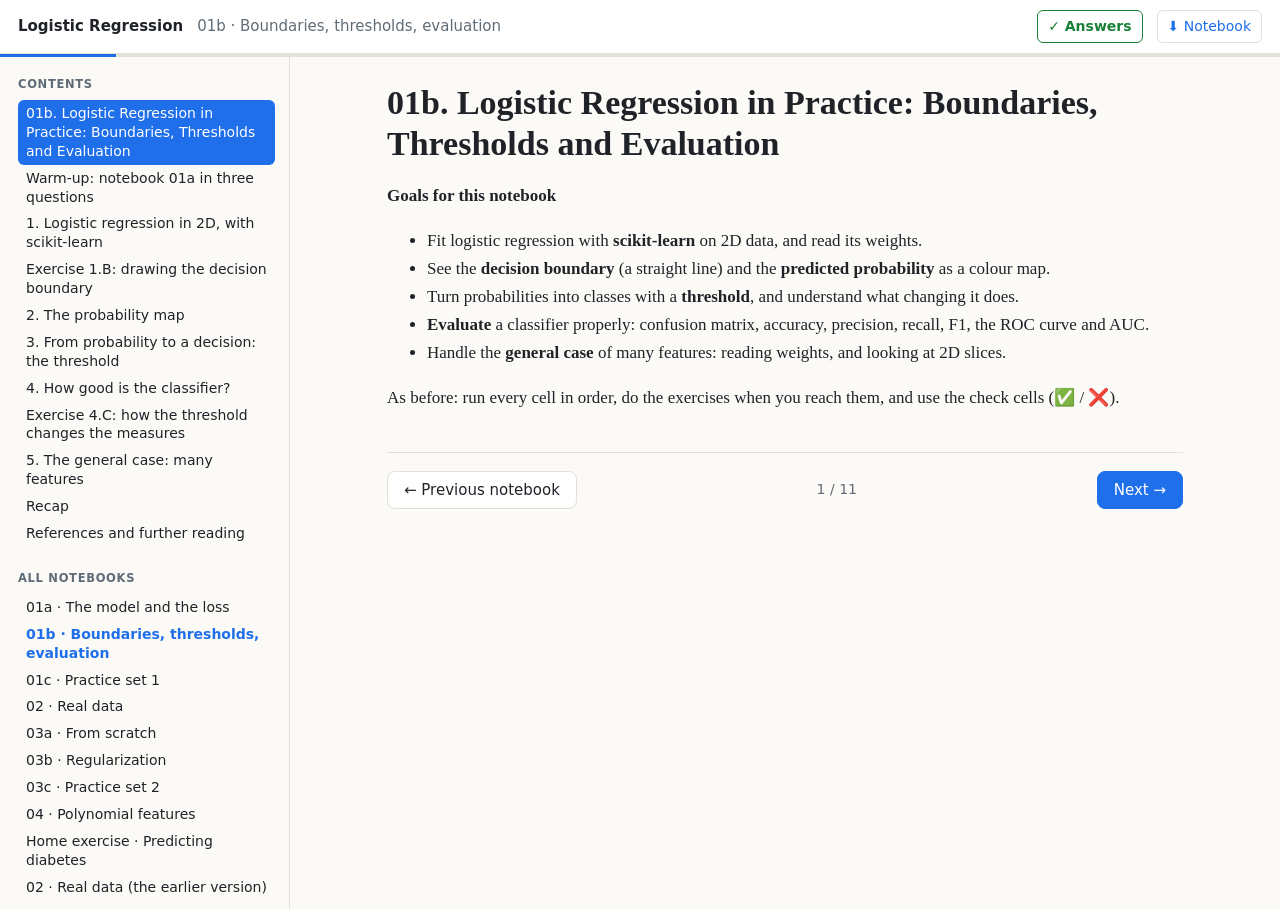
<file: docs/01b.html>
<!DOCTYPE html>
<html lang="en">
<head>
<meta charset="utf-8">
<meta name="viewport" content="width=device-width, initial-scale=1">
<title>01b · Boundaries, thresholds, evaluation · Logistic Regression</title>
<link rel="stylesheet" href="assets/vendor/katex/katex.min.css">
<link rel="stylesheet" href="assets/style.css">
<link rel="stylesheet" href="assets/code.css">
</head>
<body>
<header class="topbar">
  <button class="menu-btn" aria-label="Show contents" onclick="document.body.classList.toggle('nav-open')">☰</button>
  <a class="home" href="index.html">Logistic Regression</a>
  <span class="nb-title">01b · Boundaries, thresholds, evaluation</span>
  <a class="dl ans" href="01b-answers.html">✓ Answers</a> <a class="dl" href="downloads/01b_2d_evaluation_student.ipynb" download>⬇ Notebook</a>
</header>
<div class="progress"><div class="progress-bar" id="progress-bar"></div></div>
<div class="layout">
  <nav class="sidebar" id="sidebar"><div class="side-block"><div class="side-head">Contents</div><ol class="toc"><li><a href="#1" data-idx="0">01b. Logistic Regression in Practice: Boundaries, Thresholds and Evaluation</a></li><li><a href="#2" data-idx="1">Warm-up: notebook 01a in three questions</a></li><li><a href="#3" data-idx="2">1. Logistic regression in 2D, with scikit-learn</a></li><li><a href="#4" data-idx="3">Exercise 1.B: drawing the decision boundary</a></li><li><a href="#5" data-idx="4">2. The probability map</a></li><li><a href="#6" data-idx="5">3. From probability to a decision: the threshold</a></li><li><a href="#7" data-idx="6">4. How good is the classifier?</a></li><li><a href="#8" data-idx="7">Exercise 4.C: how the threshold changes the measures</a></li><li><a href="#9" data-idx="8">5. The general case: many features</a></li><li><a href="#10" data-idx="9">Recap</a></li><li><a href="#11" data-idx="10">References and further reading</a></li></ol></div><div class="side-block"><div class="side-head">All notebooks</div><ul class="nbs"><li><a href="01a.html">01a · The model and the loss</a></li><li class="current"><a href="01b.html">01b · Boundaries, thresholds, evaluation</a></li><li><a href="01c.html">01c · Practice set 1</a></li><li><a href="02.html">02 · Real data</a></li><li><a href="03a.html">03a · From scratch</a></li><li><a href="03b.html">03b · Regularization</a></li><li><a href="03c.html">03c · Practice set 2</a></li><li><a href="04.html">04 · Polynomial features</a></li><li><a href="hw.html">Home exercise · Predicting diabetes</a></li><li><a href="02old.html">02 · Real data (the earlier version)</a></li></ul></div></nav>
  <main class="content">
    <article id="page"></article>
    <div class="pager">
      <button id="prev" class="btn">← Previous</button>
      <span id="page-count"></span>
      <button id="next" class="btn primary">Next →</button>
    </div>
  </main>
</div>
<script id="sections" type="application/json">[{"title": "01b. Logistic Regression in Practice: Boundaries, Thresholds and Evaluation", "blocks": [{"t": "md", "text": "# 01b. Logistic Regression in Practice: Boundaries, Thresholds and Evaluation\n\n**Goals for this notebook**\n\n- Fit logistic regression with **scikit-learn** on 2D data, and read its weights.\n- See the **decision boundary** (a straight line) and the **predicted probability** as a colour map.\n- Turn probabilities into classes with a **threshold**, and understand what changing it does.\n- **Evaluate** a classifier properly: confusion matrix, accuracy, precision, recall, F1, the ROC curve\n  and AUC.\n- Handle the **general case** of many features: reading weights, and looking at 2D slices.\n\nAs before: run every cell in order, do the exercises when you reach them, and use the check cells\n(✅ / ❌)."}], "nav": "01b. Logistic Regression in Practice: Boundaries, Thresholds and Evaluation"}, {"title": "Warm-up: notebook 01a in three questions", "blocks": [{"t": "md", "text": "## Warm-up: notebook 01a in three questions\n\n**W1.** A model has $w = (1, -2)$ and $b = 0.5$. What probability does it give to $x = (3, 1)$? Store\nit in `w1_answer`.\n\n**W2.** Two examples: the first has $y = 1$ and $h = 0.8$; the second has $y = 0$ and $h = 0.4$. What\nis their (average) log-loss? Store it in `w2_answer`.\n\n**W3.** One example has $x = (2, -1)$ and $y = 0$, and the model predicts $h = 0.7$. Using the gradient\nformula from 01a, compute $\\frac{\\partial \\ell}{\\partial w_1}$, $\\frac{\\partial \\ell}{\\partial w_2}$ and\n$\\frac{\\partial \\ell}{\\partial b}$. Store them in the list `w3_answer`."}, {"t": "code", "html": "<span class=\"k\">def<\/span><span class=\"w\"> <\/span><span class=\"nf\">sigmoid<\/span><span class=\"p\">(<\/span><span class=\"n\">z<\/span><span class=\"p\">):<\/span>\n    <span class=\"k\">return<\/span> <span class=\"mi\">1<\/span> <span class=\"o\">/<\/span> <span class=\"p\">(<\/span><span class=\"mi\">1<\/span> <span class=\"o\">+<\/span> <span class=\"n\">np<\/span><span class=\"o\">.<\/span><span class=\"n\">exp<\/span><span class=\"p\">(<\/span><span class=\"o\">-<\/span><span class=\"n\">z<\/span><span class=\"p\">))<\/span>\n\n<span class=\"c1\"># YOUR CODE HERE<\/span>\n<span class=\"n\">w1_answer<\/span> <span class=\"o\">=<\/span> <span class=\"kc\">None<\/span>\n<span class=\"n\">w2_answer<\/span> <span class=\"o\">=<\/span> <span class=\"kc\">None<\/span>\n<span class=\"n\">w3_answer<\/span> <span class=\"o\">=<\/span> <span class=\"kc\">None<\/span>\n<span class=\"n\">check<\/span><span class=\"p\">(<\/span><span class=\"s2\">&quot;W1&quot;<\/span><span class=\"p\">,<\/span> <span class=\"n\">w1_answer<\/span><span class=\"p\">)<\/span>\n<span class=\"n\">check<\/span><span class=\"p\">(<\/span><span class=\"s2\">&quot;W2&quot;<\/span><span class=\"p\">,<\/span> <span class=\"n\">w2_answer<\/span><span class=\"p\">)<\/span>\n<span class=\"n\">check<\/span><span class=\"p\">(<\/span><span class=\"s2\">&quot;W3&quot;<\/span><span class=\"p\">,<\/span> <span class=\"n\">w3_answer<\/span><span class=\"p\">)<\/span>\n"}, {"t": "md", "text": "*Think about W3:* all three gradient components are driven by $h - y = 0.7$. The model gave too\nhigh a probability to a negative example, so gradient descent will push the score $w^T x + b$ **down**\nfor this example."}], "nav": "Warm-up: notebook 01a in three questions"}, {"title": "1. Logistic regression in 2D, with scikit-learn", "blocks": [{"t": "md", "text": "## 1. Logistic regression in 2D, with scikit-learn\n\nOur running example for this notebook: a clinic runs **two blood tests**, A and B, on each patient.\nWe have 200 past patients whose diagnosis is known: $y = 1$ means **sick**, $y = 0$ means **healthy**.\nSo $n = 2$ and $N = 200$."}, {"t": "code", "html": "<span class=\"k\">def<\/span><span class=\"w\"> <\/span><span class=\"nf\">make_patients<\/span><span class=\"p\">(<\/span><span class=\"n\">n<\/span><span class=\"p\">,<\/span> <span class=\"n\">seed<\/span><span class=\"p\">):<\/span>\n    <span class=\"c1\"># Two blood-test results per patient; y = 1 means the patient has the disease.<\/span>\n    <span class=\"n\">rng<\/span> <span class=\"o\">=<\/span> <span class=\"n\">np<\/span><span class=\"o\">.<\/span><span class=\"n\">random<\/span><span class=\"o\">.<\/span><span class=\"n\">default_rng<\/span><span class=\"p\">(<\/span><span class=\"n\">seed<\/span><span class=\"p\">)<\/span>\n    <span class=\"n\">y<\/span> <span class=\"o\">=<\/span> <span class=\"p\">(<\/span><span class=\"n\">rng<\/span><span class=\"o\">.<\/span><span class=\"n\">uniform<\/span><span class=\"p\">(<\/span><span class=\"n\">size<\/span><span class=\"o\">=<\/span><span class=\"n\">n<\/span><span class=\"p\">)<\/span> <span class=\"o\">&lt;<\/span> <span class=\"mf\">0.4<\/span><span class=\"p\">)<\/span><span class=\"o\">.<\/span><span class=\"n\">astype<\/span><span class=\"p\">(<\/span><span class=\"nb\">int<\/span><span class=\"p\">)<\/span>                     <span class=\"c1\"># about 40% are sick<\/span>\n    <span class=\"n\">healthy<\/span> <span class=\"o\">=<\/span> <span class=\"n\">rng<\/span><span class=\"o\">.<\/span><span class=\"n\">normal<\/span><span class=\"p\">([<\/span><span class=\"mf\">3.5<\/span><span class=\"p\">,<\/span> <span class=\"mf\">3.0<\/span><span class=\"p\">],<\/span> <span class=\"mf\">1.3<\/span><span class=\"p\">,<\/span> <span class=\"n\">size<\/span><span class=\"o\">=<\/span><span class=\"p\">(<\/span><span class=\"n\">n<\/span><span class=\"p\">,<\/span> <span class=\"mi\">2<\/span><span class=\"p\">))<\/span>\n    <span class=\"n\">sick<\/span> <span class=\"o\">=<\/span> <span class=\"n\">rng<\/span><span class=\"o\">.<\/span><span class=\"n\">normal<\/span><span class=\"p\">([<\/span><span class=\"mf\">6.0<\/span><span class=\"p\">,<\/span> <span class=\"mf\">5.0<\/span><span class=\"p\">],<\/span> <span class=\"mf\">1.3<\/span><span class=\"p\">,<\/span> <span class=\"n\">size<\/span><span class=\"o\">=<\/span><span class=\"p\">(<\/span><span class=\"n\">n<\/span><span class=\"p\">,<\/span> <span class=\"mi\">2<\/span><span class=\"p\">))<\/span>\n    <span class=\"n\">X<\/span> <span class=\"o\">=<\/span> <span class=\"n\">np<\/span><span class=\"o\">.<\/span><span class=\"n\">where<\/span><span class=\"p\">(<\/span><span class=\"n\">y<\/span><span class=\"p\">[:,<\/span> <span class=\"kc\">None<\/span><span class=\"p\">]<\/span> <span class=\"o\">==<\/span> <span class=\"mi\">1<\/span><span class=\"p\">,<\/span> <span class=\"n\">sick<\/span><span class=\"p\">,<\/span> <span class=\"n\">healthy<\/span><span class=\"p\">)<\/span>\n    <span class=\"k\">return<\/span> <span class=\"n\">np<\/span><span class=\"o\">.<\/span><span class=\"n\">round<\/span><span class=\"p\">(<\/span><span class=\"n\">X<\/span><span class=\"p\">,<\/span> <span class=\"mi\">2<\/span><span class=\"p\">),<\/span> <span class=\"n\">y<\/span>\n\n<span class=\"n\">X_train<\/span><span class=\"p\">,<\/span> <span class=\"n\">y_train<\/span> <span class=\"o\">=<\/span> <span class=\"n\">make_patients<\/span><span class=\"p\">(<\/span><span class=\"mi\">200<\/span><span class=\"p\">,<\/span> <span class=\"n\">seed<\/span><span class=\"o\">=<\/span><span class=\"mi\">0<\/span><span class=\"p\">)<\/span>\n\n<span class=\"nb\">print<\/span><span class=\"p\">(<\/span><span class=\"s2\">&quot;X_train shape:&quot;<\/span><span class=\"p\">,<\/span> <span class=\"n\">X_train<\/span><span class=\"o\">.<\/span><span class=\"n\">shape<\/span><span class=\"p\">,<\/span> <span class=\"s2\">&quot;   y_train shape:&quot;<\/span><span class=\"p\">,<\/span> <span class=\"n\">y_train<\/span><span class=\"o\">.<\/span><span class=\"n\">shape<\/span><span class=\"p\">)<\/span>\n<span class=\"nb\">print<\/span><span class=\"p\">(<\/span><span class=\"s2\">&quot;first 5 patients:<\/span><span class=\"se\">\\n<\/span><span class=\"s2\">&quot;<\/span><span class=\"p\">,<\/span> <span class=\"n\">X_train<\/span><span class=\"p\">[:<\/span><span class=\"mi\">5<\/span><span class=\"p\">],<\/span> <span class=\"s2\">&quot;<\/span><span class=\"se\">\\n<\/span><span class=\"s2\">labels:&quot;<\/span><span class=\"p\">,<\/span> <span class=\"n\">y_train<\/span><span class=\"p\">[:<\/span><span class=\"mi\">5<\/span><span class=\"p\">])<\/span>\n<span class=\"nb\">print<\/span><span class=\"p\">(<\/span><span class=\"s2\">&quot;fraction sick:&quot;<\/span><span class=\"p\">,<\/span> <span class=\"n\">y_train<\/span><span class=\"o\">.<\/span><span class=\"n\">mean<\/span><span class=\"p\">())<\/span>\n"}, {"t": "out", "text": "X_train shape: (200, 2)    y_train shape: (200,)\nfirst 5 patients:\n [[2.74 2.39]\n [6.07 3.5 ]\n [4.23 4.7 ]\n [8.96 5.36]\n [2.88 3.21]] \nlabels: [0 1 1 1 0]\nfraction sick: 0.35\n"}, {"t": "code", "html": "<span class=\"k\">def<\/span><span class=\"w\"> <\/span><span class=\"nf\">plot_patients<\/span><span class=\"p\">(<\/span><span class=\"n\">X<\/span><span class=\"p\">,<\/span> <span class=\"n\">y<\/span><span class=\"p\">,<\/span> <span class=\"n\">ax<\/span><span class=\"o\">=<\/span><span class=\"kc\">None<\/span><span class=\"p\">,<\/span> <span class=\"n\">title<\/span><span class=\"o\">=<\/span><span class=\"s2\">&quot;&quot;<\/span><span class=\"p\">):<\/span>\n    <span class=\"n\">ax<\/span> <span class=\"o\">=<\/span> <span class=\"n\">ax<\/span> <span class=\"ow\">or<\/span> <span class=\"n\">plt<\/span><span class=\"o\">.<\/span><span class=\"n\">gca<\/span><span class=\"p\">()<\/span>\n    <span class=\"n\">ax<\/span><span class=\"o\">.<\/span><span class=\"n\">scatter<\/span><span class=\"p\">(<\/span><span class=\"n\">X<\/span><span class=\"p\">[<\/span><span class=\"n\">y<\/span> <span class=\"o\">==<\/span> <span class=\"mi\">0<\/span><span class=\"p\">,<\/span> <span class=\"mi\">0<\/span><span class=\"p\">],<\/span> <span class=\"n\">X<\/span><span class=\"p\">[<\/span><span class=\"n\">y<\/span> <span class=\"o\">==<\/span> <span class=\"mi\">0<\/span><span class=\"p\">,<\/span> <span class=\"mi\">1<\/span><span class=\"p\">],<\/span> <span class=\"n\">c<\/span><span class=\"o\">=<\/span><span class=\"s2\">&quot;tab:blue&quot;<\/span><span class=\"p\">,<\/span> <span class=\"n\">edgecolor<\/span><span class=\"o\">=<\/span><span class=\"s2\">&quot;k&quot;<\/span><span class=\"p\">,<\/span> <span class=\"n\">label<\/span><span class=\"o\">=<\/span><span class=\"s2\">&quot;healthy (y=0)&quot;<\/span><span class=\"p\">,<\/span> <span class=\"n\">zorder<\/span><span class=\"o\">=<\/span><span class=\"mi\">3<\/span><span class=\"p\">)<\/span>\n    <span class=\"n\">ax<\/span><span class=\"o\">.<\/span><span class=\"n\">scatter<\/span><span class=\"p\">(<\/span><span class=\"n\">X<\/span><span class=\"p\">[<\/span><span class=\"n\">y<\/span> <span class=\"o\">==<\/span> <span class=\"mi\">1<\/span><span class=\"p\">,<\/span> <span class=\"mi\">0<\/span><span class=\"p\">],<\/span> <span class=\"n\">X<\/span><span class=\"p\">[<\/span><span class=\"n\">y<\/span> <span class=\"o\">==<\/span> <span class=\"mi\">1<\/span><span class=\"p\">,<\/span> <span class=\"mi\">1<\/span><span class=\"p\">],<\/span> <span class=\"n\">c<\/span><span class=\"o\">=<\/span><span class=\"s2\">&quot;tab:red&quot;<\/span><span class=\"p\">,<\/span> <span class=\"n\">edgecolor<\/span><span class=\"o\">=<\/span><span class=\"s2\">&quot;k&quot;<\/span><span class=\"p\">,<\/span> <span class=\"n\">label<\/span><span class=\"o\">=<\/span><span class=\"s2\">&quot;sick (y=1)&quot;<\/span><span class=\"p\">,<\/span> <span class=\"n\">zorder<\/span><span class=\"o\">=<\/span><span class=\"mi\">3<\/span><span class=\"p\">)<\/span>\n    <span class=\"n\">ax<\/span><span class=\"o\">.<\/span><span class=\"n\">set_xlabel<\/span><span class=\"p\">(<\/span><span class=\"s2\">&quot;test A  (x1)&quot;<\/span><span class=\"p\">)<\/span>\n    <span class=\"n\">ax<\/span><span class=\"o\">.<\/span><span class=\"n\">set_ylabel<\/span><span class=\"p\">(<\/span><span class=\"s2\">&quot;test B  (x2)&quot;<\/span><span class=\"p\">)<\/span>\n    <span class=\"n\">ax<\/span><span class=\"o\">.<\/span><span class=\"n\">set_title<\/span><span class=\"p\">(<\/span><span class=\"n\">title<\/span><span class=\"p\">)<\/span>\n\n<span class=\"n\">plot_patients<\/span><span class=\"p\">(<\/span><span class=\"n\">X_train<\/span><span class=\"p\">,<\/span> <span class=\"n\">y_train<\/span><span class=\"p\">,<\/span> <span class=\"n\">title<\/span><span class=\"o\">=<\/span><span class=\"s2\">&quot;Training data: 200 patients&quot;<\/span><span class=\"p\">)<\/span>\n<span class=\"n\">plt<\/span><span class=\"o\">.<\/span><span class=\"n\">legend<\/span><span class=\"p\">()<\/span>\n<span class=\"n\">plt<\/span><span class=\"o\">.<\/span><span class=\"n\">show<\/span><span class=\"p\">()<\/span>\n"}, {"t": "img", "src": "img/01b_001.png"}, {"t": "widget", "id": "drag-line"}, {"t": "md", "text": "Sick patients tend to have higher values on both tests, but the two groups **overlap**. No line\nseparates them perfectly, which is exactly the situation where probabilities are useful.\n\nIn 01a we trained logistic regression ourselves with gradient descent. For real work we use\n**scikit-learn**, the same library you used for linear regression. Its `LogisticRegression` minimizes\nthe same log-loss (with a smarter optimizer than plain gradient descent):"}, {"t": "code", "html": "<span class=\"n\">clf<\/span> <span class=\"o\">=<\/span> <span class=\"n\">LogisticRegression<\/span><span class=\"p\">()<\/span>\n<span class=\"n\">clf<\/span><span class=\"o\">.<\/span><span class=\"n\">fit<\/span><span class=\"p\">(<\/span><span class=\"n\">X_train<\/span><span class=\"p\">,<\/span> <span class=\"n\">y_train<\/span><span class=\"p\">)<\/span>\n\n<span class=\"n\">w<\/span> <span class=\"o\">=<\/span> <span class=\"n\">clf<\/span><span class=\"o\">.<\/span><span class=\"n\">coef_<\/span><span class=\"p\">[<\/span><span class=\"mi\">0<\/span><span class=\"p\">]<\/span>          <span class=\"c1\"># the weights  w = (w1, w2)<\/span>\n<span class=\"n\">b<\/span> <span class=\"o\">=<\/span> <span class=\"n\">clf<\/span><span class=\"o\">.<\/span><span class=\"n\">intercept_<\/span><span class=\"p\">[<\/span><span class=\"mi\">0<\/span><span class=\"p\">]<\/span>     <span class=\"c1\"># the intercept b<\/span>\n<span class=\"nb\">print<\/span><span class=\"p\">(<\/span><span class=\"s2\">&quot;w =&quot;<\/span><span class=\"p\">,<\/span> <span class=\"n\">w<\/span><span class=\"p\">)<\/span>\n<span class=\"nb\">print<\/span><span class=\"p\">(<\/span><span class=\"s2\">&quot;b =&quot;<\/span><span class=\"p\">,<\/span> <span class=\"n\">b<\/span><span class=\"p\">)<\/span>\n"}, {"t": "out", "text": "w = [1.68466852 1.52186566]\nb = -14.601116782761151\n"}, {"t": "md", "text": "A few things to know about this API:\n\n- `clf.coef_` has shape `(1, n)`, one row of weights. `clf.coef_[0]` is our vector $w$.\n  `clf.intercept_[0]` is $b$.\n- `clf.predict_proba(X)` returns **two columns**: $P(y = 0 \\mid x)$ and $P(y = 1 \\mid x)$. They add up to\n  1. We almost always want the second column, `clf.predict_proba(X)[:, 1]`, which is $h(x)$.\n- `clf.predict(X)` returns classes (0 or 1). More about how it decides in section 3.\n- **Note:** by default, sklearn's `LogisticRegression` adds a small extra term to the loss, called\n  **regularization**. We'll explain it properly in notebook 03b. For now, you can ignore it."}, {"t": "code", "html": "<span class=\"nb\">print<\/span><span class=\"p\">(<\/span><span class=\"s2\">&quot;predict_proba for the first 3 patients:<\/span><span class=\"se\">\\n<\/span><span class=\"s2\">&quot;<\/span><span class=\"p\">,<\/span> <span class=\"n\">clf<\/span><span class=\"o\">.<\/span><span class=\"n\">predict_proba<\/span><span class=\"p\">(<\/span><span class=\"n\">X_train<\/span><span class=\"p\">[:<\/span><span class=\"mi\">3<\/span><span class=\"p\">])<\/span><span class=\"o\">.<\/span><span class=\"n\">round<\/span><span class=\"p\">(<\/span><span class=\"mi\">3<\/span><span class=\"p\">))<\/span>\n<span class=\"nb\">print<\/span><span class=\"p\">(<\/span><span class=\"s2\">&quot;<\/span><span class=\"se\">\\n<\/span><span class=\"s2\">P(sick) for the first 3 patients:&quot;<\/span><span class=\"p\">,<\/span> <span class=\"n\">clf<\/span><span class=\"o\">.<\/span><span class=\"n\">predict_proba<\/span><span class=\"p\">(<\/span><span class=\"n\">X_train<\/span><span class=\"p\">[:<\/span><span class=\"mi\">3<\/span><span class=\"p\">])[:,<\/span> <span class=\"mi\">1<\/span><span class=\"p\">]<\/span><span class=\"o\">.<\/span><span class=\"n\">round<\/span><span class=\"p\">(<\/span><span class=\"mi\">3<\/span><span class=\"p\">))<\/span>\n<span class=\"nb\">print<\/span><span class=\"p\">(<\/span><span class=\"s2\">&quot;predicted classes:              &quot;<\/span><span class=\"p\">,<\/span> <span class=\"n\">clf<\/span><span class=\"o\">.<\/span><span class=\"n\">predict<\/span><span class=\"p\">(<\/span><span class=\"n\">X_train<\/span><span class=\"p\">[:<\/span><span class=\"mi\">3<\/span><span class=\"p\">]))<\/span>\n"}, {"t": "out", "text": "predict_proba for the first 3 patients:\n [[0.998 0.002]\n [0.279 0.721]\n [0.58  0.42 ]]\n\nP(sick) for the first 3 patients: [0.002 0.721 0.42 ]\npredicted classes:               [0 1 0]\n"}, {"t": "md", "text": "**Try it yourself, before reading on:** both weights are positive. What does that tell you about\nhow each test result relates to being sick?"}, {"t": "md", "text": "### Exercise 1.A: computing a probability yourself\n\nA new patient has test results $x = (5, 4)$. Using `w`, `b` and your knowledge from 01a (not\n`predict_proba`), compute $P(\\text{sick})$ for this patient. Store it in `p_new`. The check compares it\nwith what sklearn says."}, {"t": "code", "html": "<span class=\"n\">x_new<\/span> <span class=\"o\">=<\/span> <span class=\"n\">np<\/span><span class=\"o\">.<\/span><span class=\"n\">array<\/span><span class=\"p\">([<\/span><span class=\"mi\">5<\/span><span class=\"p\">,<\/span> <span class=\"mi\">4<\/span><span class=\"p\">])<\/span>\n<span class=\"c1\"># YOUR CODE HERE<\/span>\n<span class=\"n\">p_new<\/span> <span class=\"o\">=<\/span> <span class=\"kc\">None<\/span>\n<span class=\"nb\">print<\/span><span class=\"p\">(<\/span><span class=\"s2\">&quot;your answer:&quot;<\/span><span class=\"p\">,<\/span> <span class=\"n\">p_new<\/span><span class=\"p\">)<\/span>\n<span class=\"nb\">print<\/span><span class=\"p\">(<\/span><span class=\"s2\">&quot;sklearn:    &quot;<\/span><span class=\"p\">,<\/span> <span class=\"n\">clf<\/span><span class=\"o\">.<\/span><span class=\"n\">predict_proba<\/span><span class=\"p\">([<\/span><span class=\"n\">x_new<\/span><span class=\"p\">])[<\/span><span class=\"mi\">0<\/span><span class=\"p\">,<\/span> <span class=\"mi\">1<\/span><span class=\"p\">])<\/span>\n<span class=\"n\">check_against<\/span><span class=\"p\">(<\/span><span class=\"s2\">&quot;1.A&quot;<\/span><span class=\"p\">,<\/span> <span class=\"n\">p_new<\/span><span class=\"p\">,<\/span> <span class=\"n\">clf<\/span><span class=\"o\">.<\/span><span class=\"n\">predict_proba<\/span><span class=\"p\">([<\/span><span class=\"n\">x_new<\/span><span class=\"p\">])[<\/span><span class=\"mi\">0<\/span><span class=\"p\">,<\/span> <span class=\"mi\">1<\/span><span class=\"p\">])<\/span>\n"}], "nav": "1. Logistic regression in 2D, with scikit-learn"}, {"title": "Exercise 1.B: drawing the decision boundary", "blocks": [{"t": "md", "text": "### Exercise 1.B: drawing the decision boundary\n\nIn 01a (one feature) the model said \"50/50\" at the point where $wx + b = 0$. With two features, the\n**decision boundary** is the set of all points where\n$$w^T x + b = w_1 x_1 + w_2 x_2 + b = 0$$\nThat's the equation of a **straight line**.\n\n1. Solve the equation for $x_2$ (as a function of $x_1$).\n2. Compute `x2_at_4`, the $x_2$ value of the boundary line at $x_1 = 4$.\n3. Draw the line over the data: fill in `x2_line` (the boundary's $x_2$ for every value in `x1_line`)."}, {"t": "code", "html": "<span class=\"n\">x1_line<\/span> <span class=\"o\">=<\/span> <span class=\"n\">np<\/span><span class=\"o\">.<\/span><span class=\"n\">linspace<\/span><span class=\"p\">(<\/span><span class=\"o\">-<\/span><span class=\"mi\">1<\/span><span class=\"p\">,<\/span> <span class=\"mi\">11<\/span><span class=\"p\">,<\/span> <span class=\"mi\">100<\/span><span class=\"p\">)<\/span>\n<span class=\"c1\"># YOUR CODE HERE<\/span>\n<span class=\"n\">x2_at_4<\/span> <span class=\"o\">=<\/span> <span class=\"kc\">None<\/span>\n<span class=\"n\">x2_line<\/span> <span class=\"o\">=<\/span> <span class=\"kc\">None<\/span>\n<span class=\"n\">check<\/span><span class=\"p\">(<\/span><span class=\"s2\">&quot;1.B&quot;<\/span><span class=\"p\">,<\/span> <span class=\"n\">x2_at_4<\/span><span class=\"p\">,<\/span> <span class=\"n\">tol<\/span><span class=\"o\">=<\/span><span class=\"mf\">5e-3<\/span><span class=\"p\">)<\/span>\n\n<span class=\"k\">if<\/span> <span class=\"n\">x2_line<\/span> <span class=\"ow\">is<\/span> <span class=\"ow\">not<\/span> <span class=\"kc\">None<\/span><span class=\"p\">:<\/span>\n    <span class=\"n\">plot_patients<\/span><span class=\"p\">(<\/span><span class=\"n\">X_train<\/span><span class=\"p\">,<\/span> <span class=\"n\">y_train<\/span><span class=\"p\">,<\/span> <span class=\"n\">title<\/span><span class=\"o\">=<\/span><span class=\"s2\">&quot;The decision boundary&quot;<\/span><span class=\"p\">)<\/span>\n    <span class=\"n\">plt<\/span><span class=\"o\">.<\/span><span class=\"n\">plot<\/span><span class=\"p\">(<\/span><span class=\"n\">x1_line<\/span><span class=\"p\">,<\/span> <span class=\"n\">x2_line<\/span><span class=\"p\">,<\/span> <span class=\"s2\">&quot;k-&quot;<\/span><span class=\"p\">,<\/span> <span class=\"n\">linewidth<\/span><span class=\"o\">=<\/span><span class=\"mf\">2.5<\/span><span class=\"p\">,<\/span> <span class=\"n\">label<\/span><span class=\"o\">=<\/span><span class=\"s2\">&quot;boundary  w^T x + b = 0&quot;<\/span><span class=\"p\">)<\/span>\n    <span class=\"n\">plt<\/span><span class=\"o\">.<\/span><span class=\"n\">xlim<\/span><span class=\"p\">(<\/span><span class=\"o\">-<\/span><span class=\"mi\">1<\/span><span class=\"p\">,<\/span> <span class=\"mi\">11<\/span><span class=\"p\">);<\/span> <span class=\"n\">plt<\/span><span class=\"o\">.<\/span><span class=\"n\">ylim<\/span><span class=\"p\">(<\/span><span class=\"o\">-<\/span><span class=\"mi\">3<\/span><span class=\"p\">,<\/span> <span class=\"mi\">10<\/span><span class=\"p\">)<\/span>\n    <span class=\"n\">plt<\/span><span class=\"o\">.<\/span><span class=\"n\">legend<\/span><span class=\"p\">(<\/span><span class=\"n\">loc<\/span><span class=\"o\">=<\/span><span class=\"s2\">&quot;upper left&quot;<\/span><span class=\"p\">)<\/span>\n    <span class=\"n\">plt<\/span><span class=\"o\">.<\/span><span class=\"n\">show<\/span><span class=\"p\">()<\/span>\n"}, {"t": "md", "text": "The line goes right through the region where the two groups overlap. Patients above and to the\nright of it get $P(\\text{sick}) > 0.5$; patients below and to the left get $P(\\text{sick}) < 0.5$."}], "nav": "Exercise 1.B: drawing the decision boundary"}, {"title": "2. The probability map", "blocks": [{"t": "md", "text": "## 2. The probability map\n\nThe boundary shows only where $h(x) = 0.5$. But the model gives a probability to **every** point of\nthe plane. Let's colour the plane by the predicted probability, and also draw the lines where it\nequals 0.1 and 0.9."}, {"t": "code", "html": "<span class=\"k\">def<\/span><span class=\"w\"> <\/span><span class=\"nf\">plot_probability_map<\/span><span class=\"p\">(<\/span><span class=\"n\">w<\/span><span class=\"p\">,<\/span> <span class=\"n\">b<\/span><span class=\"p\">,<\/span> <span class=\"n\">X<\/span><span class=\"p\">,<\/span> <span class=\"n\">y<\/span><span class=\"p\">,<\/span> <span class=\"n\">ax<\/span><span class=\"o\">=<\/span><span class=\"kc\">None<\/span><span class=\"p\">,<\/span> <span class=\"n\">title<\/span><span class=\"o\">=<\/span><span class=\"s2\">&quot;&quot;<\/span><span class=\"p\">,<\/span> <span class=\"n\">levels<\/span><span class=\"o\">=<\/span><span class=\"p\">(<\/span><span class=\"mf\">0.1<\/span><span class=\"p\">,<\/span> <span class=\"mf\">0.5<\/span><span class=\"p\">,<\/span> <span class=\"mf\">0.9<\/span><span class=\"p\">)):<\/span>\n    <span class=\"n\">ax<\/span> <span class=\"o\">=<\/span> <span class=\"n\">ax<\/span> <span class=\"ow\">or<\/span> <span class=\"n\">plt<\/span><span class=\"o\">.<\/span><span class=\"n\">gca<\/span><span class=\"p\">()<\/span>\n    <span class=\"n\">g1<\/span><span class=\"p\">,<\/span> <span class=\"n\">g2<\/span> <span class=\"o\">=<\/span> <span class=\"n\">np<\/span><span class=\"o\">.<\/span><span class=\"n\">meshgrid<\/span><span class=\"p\">(<\/span><span class=\"n\">np<\/span><span class=\"o\">.<\/span><span class=\"n\">linspace<\/span><span class=\"p\">(<\/span><span class=\"n\">X<\/span><span class=\"p\">[:,<\/span> <span class=\"mi\">0<\/span><span class=\"p\">]<\/span><span class=\"o\">.<\/span><span class=\"n\">min<\/span><span class=\"p\">()<\/span> <span class=\"o\">-<\/span> <span class=\"mi\">1<\/span><span class=\"p\">,<\/span> <span class=\"n\">X<\/span><span class=\"p\">[:,<\/span> <span class=\"mi\">0<\/span><span class=\"p\">]<\/span><span class=\"o\">.<\/span><span class=\"n\">max<\/span><span class=\"p\">()<\/span> <span class=\"o\">+<\/span> <span class=\"mi\">1<\/span><span class=\"p\">,<\/span> <span class=\"mi\">300<\/span><span class=\"p\">),<\/span>\n                         <span class=\"n\">np<\/span><span class=\"o\">.<\/span><span class=\"n\">linspace<\/span><span class=\"p\">(<\/span><span class=\"n\">X<\/span><span class=\"p\">[:,<\/span> <span class=\"mi\">1<\/span><span class=\"p\">]<\/span><span class=\"o\">.<\/span><span class=\"n\">min<\/span><span class=\"p\">()<\/span> <span class=\"o\">-<\/span> <span class=\"mi\">1<\/span><span class=\"p\">,<\/span> <span class=\"n\">X<\/span><span class=\"p\">[:,<\/span> <span class=\"mi\">1<\/span><span class=\"p\">]<\/span><span class=\"o\">.<\/span><span class=\"n\">max<\/span><span class=\"p\">()<\/span> <span class=\"o\">+<\/span> <span class=\"mi\">1<\/span><span class=\"p\">,<\/span> <span class=\"mi\">300<\/span><span class=\"p\">))<\/span>\n    <span class=\"n\">probs<\/span> <span class=\"o\">=<\/span> <span class=\"n\">sigmoid<\/span><span class=\"p\">(<\/span><span class=\"n\">w<\/span><span class=\"p\">[<\/span><span class=\"mi\">0<\/span><span class=\"p\">]<\/span> <span class=\"o\">*<\/span> <span class=\"n\">g1<\/span> <span class=\"o\">+<\/span> <span class=\"n\">w<\/span><span class=\"p\">[<\/span><span class=\"mi\">1<\/span><span class=\"p\">]<\/span> <span class=\"o\">*<\/span> <span class=\"n\">g2<\/span> <span class=\"o\">+<\/span> <span class=\"n\">b<\/span><span class=\"p\">)<\/span>\n    <span class=\"n\">cs<\/span> <span class=\"o\">=<\/span> <span class=\"n\">ax<\/span><span class=\"o\">.<\/span><span class=\"n\">contourf<\/span><span class=\"p\">(<\/span><span class=\"n\">g1<\/span><span class=\"p\">,<\/span> <span class=\"n\">g2<\/span><span class=\"p\">,<\/span> <span class=\"n\">probs<\/span><span class=\"p\">,<\/span> <span class=\"n\">levels<\/span><span class=\"o\">=<\/span><span class=\"n\">np<\/span><span class=\"o\">.<\/span><span class=\"n\">linspace<\/span><span class=\"p\">(<\/span><span class=\"mi\">0<\/span><span class=\"p\">,<\/span> <span class=\"mi\">1<\/span><span class=\"p\">,<\/span> <span class=\"mi\">21<\/span><span class=\"p\">),<\/span> <span class=\"n\">cmap<\/span><span class=\"o\">=<\/span><span class=\"s2\">&quot;coolwarm&quot;<\/span><span class=\"p\">,<\/span> <span class=\"n\">alpha<\/span><span class=\"o\">=<\/span><span class=\"mf\">0.7<\/span><span class=\"p\">)<\/span>\n    <span class=\"n\">lines<\/span> <span class=\"o\">=<\/span> <span class=\"n\">ax<\/span><span class=\"o\">.<\/span><span class=\"n\">contour<\/span><span class=\"p\">(<\/span><span class=\"n\">g1<\/span><span class=\"p\">,<\/span> <span class=\"n\">g2<\/span><span class=\"p\">,<\/span> <span class=\"n\">probs<\/span><span class=\"p\">,<\/span> <span class=\"n\">levels<\/span><span class=\"o\">=<\/span><span class=\"nb\">list<\/span><span class=\"p\">(<\/span><span class=\"n\">levels<\/span><span class=\"p\">),<\/span> <span class=\"n\">colors<\/span><span class=\"o\">=<\/span><span class=\"s2\">&quot;k&quot;<\/span><span class=\"p\">,<\/span>\n                       <span class=\"n\">linewidths<\/span><span class=\"o\">=<\/span><span class=\"p\">[<\/span><span class=\"mi\">1<\/span><span class=\"p\">,<\/span> <span class=\"mf\">2.5<\/span><span class=\"p\">,<\/span> <span class=\"mi\">1<\/span><span class=\"p\">]<\/span> <span class=\"k\">if<\/span> <span class=\"nb\">len<\/span><span class=\"p\">(<\/span><span class=\"n\">levels<\/span><span class=\"p\">)<\/span> <span class=\"o\">==<\/span> <span class=\"mi\">3<\/span> <span class=\"k\">else<\/span> <span class=\"mf\">1.5<\/span><span class=\"p\">,<\/span> <span class=\"n\">linestyles<\/span><span class=\"o\">=<\/span><span class=\"s2\">&quot;--&quot;<\/span><span class=\"p\">)<\/span>\n    <span class=\"n\">ax<\/span><span class=\"o\">.<\/span><span class=\"n\">clabel<\/span><span class=\"p\">(<\/span><span class=\"n\">lines<\/span><span class=\"p\">,<\/span> <span class=\"n\">fmt<\/span><span class=\"o\">=<\/span><span class=\"s2\">&quot;<\/span><span class=\"si\">%.1f<\/span><span class=\"s2\">&quot;<\/span><span class=\"p\">)<\/span>\n    <span class=\"n\">plot_patients<\/span><span class=\"p\">(<\/span><span class=\"n\">X<\/span><span class=\"p\">,<\/span> <span class=\"n\">y<\/span><span class=\"p\">,<\/span> <span class=\"n\">ax<\/span><span class=\"o\">=<\/span><span class=\"n\">ax<\/span><span class=\"p\">,<\/span> <span class=\"n\">title<\/span><span class=\"o\">=<\/span><span class=\"n\">title<\/span><span class=\"p\">)<\/span>\n    <span class=\"k\">return<\/span> <span class=\"n\">cs<\/span>\n\n<span class=\"n\">cs<\/span> <span class=\"o\">=<\/span> <span class=\"n\">plot_probability_map<\/span><span class=\"p\">(<\/span><span class=\"n\">w<\/span><span class=\"p\">,<\/span> <span class=\"n\">b<\/span><span class=\"p\">,<\/span> <span class=\"n\">X_train<\/span><span class=\"p\">,<\/span> <span class=\"n\">y_train<\/span><span class=\"p\">,<\/span> <span class=\"n\">title<\/span><span class=\"o\">=<\/span><span class=\"s2\">&quot;P(sick) predicted by the model&quot;<\/span><span class=\"p\">)<\/span>\n<span class=\"n\">plt<\/span><span class=\"o\">.<\/span><span class=\"n\">colorbar<\/span><span class=\"p\">(<\/span><span class=\"n\">cs<\/span><span class=\"p\">,<\/span> <span class=\"n\">label<\/span><span class=\"o\">=<\/span><span class=\"s2\">&quot;P(sick)&quot;<\/span><span class=\"p\">)<\/span>\n<span class=\"n\">plt<\/span><span class=\"o\">.<\/span><span class=\"n\">show<\/span><span class=\"p\">()<\/span>\n"}, {"t": "img", "src": "img/01b_002.png"}, {"t": "md", "text": "Some things to notice:\n\n- The contour lines for 0.1, 0.5 and 0.9 are **parallel straight lines**. Each one is a set of points\n  where $w^T x + b$ equals some constant (for 0.9 the constant is $\\log\\frac{0.9}{0.1} = \\log 9$).\n- The probability changes only **across** the lines, never along them: along a line, $w^T x + b$ stays\n  the same. The direction in which the probability grows fastest is the direction of the vector $w$.\n- **The farther a point is from the boundary, the more confident the model is.** In fact\n  $\\frac{w^T x + b}{\\|w\\|}$ is exactly the signed distance of $x$ from the boundary line, so the score\n  $w^T x + b$ is the distance multiplied by $\\|w\\|$.\n\nThat last point means **the length $\\|w\\|$ controls how sharp the transition is**. The slider\nmultiplies both $w$ and $b$ by a factor $c$: the boundary stays in place, but the band between 0.1 and\n0.9 gets narrower or wider (like the zoom in 01a)."}, {"t": "widget", "id": "sharpness"}, {"t": "md", "text": "### Exercise 2.A: the 0.9 line\n\nFind the equation of the line on which the model gives exactly $P(\\text{sick}) = 0.9$, and compute\n`x2_09_at_4`, the $x_2$ value of that line at $x_1 = 4$.\n\n*Hint:* first find the value of $w^T x + b$ that gives probability 0.9 (log-odds, from 01a)."}, {"t": "code", "html": "<span class=\"c1\"># YOUR CODE HERE<\/span>\n<span class=\"n\">x2_09_at_4<\/span> <span class=\"o\">=<\/span> <span class=\"kc\">None<\/span>\n<span class=\"n\">check<\/span><span class=\"p\">(<\/span><span class=\"s2\">&quot;2.A&quot;<\/span><span class=\"p\">,<\/span> <span class=\"n\">x2_09_at_4<\/span><span class=\"p\">,<\/span> <span class=\"n\">tol<\/span><span class=\"o\">=<\/span><span class=\"mf\">5e-3<\/span><span class=\"p\">)<\/span>\n"}, {"t": "md", "text": "### Exercise 2.B (a twist): doubling the parameters\n\nSuppose we replace $w$ by $2w$ and $b$ by $2b$.\n\n1. Where is the new decision boundary? Compute its $x_2$ at $x_1 = 4$: `x2_doubled_at_4`.\n2. What probability does the new model give to the patient $x = (5, 4)$ from exercise 1.A? Store it in\n   `p_doubled`. Is it closer to 0 or 1 than before?\n\nThink first, then compute."}, {"t": "code", "html": "<span class=\"c1\"># YOUR CODE HERE<\/span>\n<span class=\"n\">x2_doubled_at_4<\/span> <span class=\"o\">=<\/span> <span class=\"kc\">None<\/span>\n<span class=\"n\">p_doubled<\/span> <span class=\"o\">=<\/span> <span class=\"kc\">None<\/span>\n<span class=\"nb\">print<\/span><span class=\"p\">(<\/span><span class=\"n\">x2_doubled_at_4<\/span><span class=\"p\">,<\/span> <span class=\"n\">p_doubled<\/span><span class=\"p\">)<\/span>\n<span class=\"n\">check<\/span><span class=\"p\">(<\/span><span class=\"s2\">&quot;2.B&quot;<\/span><span class=\"p\">,<\/span> <span class=\"p\">[<\/span><span class=\"n\">x2_doubled_at_4<\/span><span class=\"p\">,<\/span> <span class=\"n\">p_doubled<\/span><span class=\"p\">],<\/span> <span class=\"n\">tol<\/span><span class=\"o\">=<\/span><span class=\"mf\">5e-3<\/span><span class=\"p\">)<\/span>\n"}, {"t": "md", "text": "✏️ *Answer this one in your notebook.*"}], "nav": "2. The probability map"}, {"title": "3. From probability to a decision: the threshold", "blocks": [{"t": "md", "text": "## 3. From probability to a decision: the threshold\n\nOften we must finally **decide**: send the patient for further treatment, or not? To turn a\nprobability into a class we choose a **threshold** $t$:\n\n$$\\text{predict } 1 \\text{ if } h(x) \\ge t, \\qquad \\text{predict } 0 \\text{ otherwise}$$\n\n`clf.predict` uses $t = 0.5$. Let's confirm that:"}, {"t": "code", "html": "<span class=\"n\">p_train<\/span> <span class=\"o\">=<\/span> <span class=\"n\">clf<\/span><span class=\"o\">.<\/span><span class=\"n\">predict_proba<\/span><span class=\"p\">(<\/span><span class=\"n\">X_train<\/span><span class=\"p\">)[:,<\/span> <span class=\"mi\">1<\/span><span class=\"p\">]<\/span>\n<span class=\"n\">same<\/span> <span class=\"o\">=<\/span> <span class=\"n\">np<\/span><span class=\"o\">.<\/span><span class=\"n\">all<\/span><span class=\"p\">(<\/span><span class=\"n\">clf<\/span><span class=\"o\">.<\/span><span class=\"n\">predict<\/span><span class=\"p\">(<\/span><span class=\"n\">X_train<\/span><span class=\"p\">)<\/span> <span class=\"o\">==<\/span> <span class=\"p\">(<\/span><span class=\"n\">p_train<\/span> <span class=\"o\">&gt;=<\/span> <span class=\"mf\">0.5<\/span><span class=\"p\">)<\/span><span class=\"o\">.<\/span><span class=\"n\">astype<\/span><span class=\"p\">(<\/span><span class=\"nb\">int<\/span><span class=\"p\">))<\/span>\n<span class=\"nb\">print<\/span><span class=\"p\">(<\/span><span class=\"s2\">&quot;clf.predict is the same as (probability &gt;= 0.5):&quot;<\/span><span class=\"p\">,<\/span> <span class=\"n\">same<\/span><span class=\"p\">)<\/span>\n"}, {"t": "out", "text": "clf.predict is the same as (probability >= 0.5): True\n"}, {"t": "md", "text": "**But 0.5 isn't always the right threshold.** Think about the clinic:\n\n- If we tell a **sick** patient they're healthy (a *missed* case), the disease goes untreated. That can\n  be very dangerous.\n- If we tell a **healthy** patient they might be sick (a *false alarm*), they take another test. That's\n  annoying and costs money, but it's much less harmful.\n\nWhen one kind of mistake is worse than the other, we move the threshold. A **lower** $t$ flags more\npatients as sick, so there are fewer missed cases but more false alarms. A **higher** $t$ does the\nopposite.\n\n**Geometrically**, $h(x) \\ge t$ means $w^T x + b \\ge \\log\\frac{t}{1-t}$. Every threshold gives a line\n**parallel** to the boundary:"}, {"t": "code", "html": "<span class=\"n\">plot_probability_map<\/span><span class=\"p\">(<\/span><span class=\"n\">w<\/span><span class=\"p\">,<\/span> <span class=\"n\">b<\/span><span class=\"p\">,<\/span> <span class=\"n\">X_train<\/span><span class=\"p\">,<\/span> <span class=\"n\">y_train<\/span><span class=\"p\">,<\/span> <span class=\"n\">levels<\/span><span class=\"o\">=<\/span><span class=\"p\">(<\/span><span class=\"mf\">0.2<\/span><span class=\"p\">,<\/span> <span class=\"mf\">0.5<\/span><span class=\"p\">,<\/span> <span class=\"mf\">0.8<\/span><span class=\"p\">),<\/span>\n                     <span class=\"n\">title<\/span><span class=\"o\">=<\/span><span class=\"s2\">&quot;Thresholds 0.2, 0.5 and 0.8: three parallel lines&quot;<\/span><span class=\"p\">)<\/span>\n<span class=\"n\">plt<\/span><span class=\"o\">.<\/span><span class=\"n\">show<\/span><span class=\"p\">()<\/span>\n"}, {"t": "img", "src": "img/01b_003.png"}, {"t": "md", "text": "### Exercise 3.A: predicting with a threshold, and counting mistakes\n\n1. Write `predict_with_threshold(p, t)`, which takes an array of probabilities `p` and a threshold\n   `t`, and returns an array of 0/1 predictions.\n2. For every threshold in `thresholds` (0.05, 0.10, ..., 0.95), count on the **training** data:\n   - `missed[i]`: sick patients predicted healthy (missed cases);\n   - `false_alarms[i]`: healthy patients predicted sick.\n3. Plot both counts against the threshold (the plotting code is given)."}, {"t": "code", "html": "<span class=\"k\">def<\/span><span class=\"w\"> <\/span><span class=\"nf\">predict_with_threshold<\/span><span class=\"p\">(<\/span><span class=\"n\">p<\/span><span class=\"p\">,<\/span> <span class=\"n\">t<\/span><span class=\"p\">):<\/span>\n    <span class=\"c1\"># YOUR CODE HERE<\/span>\n    <span class=\"k\">return<\/span> <span class=\"kc\">None<\/span>\n\n<span class=\"n\">check_fn<\/span><span class=\"p\">(<\/span><span class=\"s2\">&quot;3.A&quot;<\/span><span class=\"p\">,<\/span> <span class=\"n\">predict_with_threshold<\/span><span class=\"p\">)<\/span>\n"}, {"t": "code", "html": "<span class=\"n\">thresholds<\/span> <span class=\"o\">=<\/span> <span class=\"n\">np<\/span><span class=\"o\">.<\/span><span class=\"n\">round<\/span><span class=\"p\">(<\/span><span class=\"n\">np<\/span><span class=\"o\">.<\/span><span class=\"n\">arange<\/span><span class=\"p\">(<\/span><span class=\"mf\">0.05<\/span><span class=\"p\">,<\/span> <span class=\"mf\">0.96<\/span><span class=\"p\">,<\/span> <span class=\"mf\">0.05<\/span><span class=\"p\">),<\/span> <span class=\"mi\">2<\/span><span class=\"p\">)<\/span>\n<span class=\"c1\"># YOUR CODE HERE<\/span>\n<span class=\"n\">missed<\/span> <span class=\"o\">=<\/span> <span class=\"kc\">None<\/span>\n<span class=\"n\">false_alarms<\/span> <span class=\"o\">=<\/span> <span class=\"kc\">None<\/span>\n<span class=\"n\">check<\/span><span class=\"p\">(<\/span><span class=\"s2\">&quot;3.A2&quot;<\/span><span class=\"p\">,<\/span> <span class=\"kc\">None<\/span> <span class=\"k\">if<\/span> <span class=\"n\">missed<\/span> <span class=\"ow\">is<\/span> <span class=\"kc\">None<\/span> <span class=\"k\">else<\/span> <span class=\"p\">[<\/span><span class=\"nb\">list<\/span><span class=\"p\">(<\/span><span class=\"n\">missed<\/span><span class=\"p\">),<\/span> <span class=\"nb\">list<\/span><span class=\"p\">(<\/span><span class=\"n\">false_alarms<\/span><span class=\"p\">)])<\/span>\n\n<span class=\"k\">if<\/span> <span class=\"n\">missed<\/span> <span class=\"ow\">is<\/span> <span class=\"ow\">not<\/span> <span class=\"kc\">None<\/span><span class=\"p\">:<\/span>\n    <span class=\"n\">plt<\/span><span class=\"o\">.<\/span><span class=\"n\">plot<\/span><span class=\"p\">(<\/span><span class=\"n\">thresholds<\/span><span class=\"p\">,<\/span> <span class=\"n\">missed<\/span><span class=\"p\">,<\/span> <span class=\"s2\">&quot;o-&quot;<\/span><span class=\"p\">,<\/span> <span class=\"n\">color<\/span><span class=\"o\">=<\/span><span class=\"s2\">&quot;tab:red&quot;<\/span><span class=\"p\">,<\/span> <span class=\"n\">label<\/span><span class=\"o\">=<\/span><span class=\"s2\">&quot;missed sick patients&quot;<\/span><span class=\"p\">)<\/span>\n    <span class=\"n\">plt<\/span><span class=\"o\">.<\/span><span class=\"n\">plot<\/span><span class=\"p\">(<\/span><span class=\"n\">thresholds<\/span><span class=\"p\">,<\/span> <span class=\"n\">false_alarms<\/span><span class=\"p\">,<\/span> <span class=\"s2\">&quot;o-&quot;<\/span><span class=\"p\">,<\/span> <span class=\"n\">color<\/span><span class=\"o\">=<\/span><span class=\"s2\">&quot;tab:blue&quot;<\/span><span class=\"p\">,<\/span> <span class=\"n\">label<\/span><span class=\"o\">=<\/span><span class=\"s2\">&quot;false alarms&quot;<\/span><span class=\"p\">)<\/span>\n    <span class=\"n\">plt<\/span><span class=\"o\">.<\/span><span class=\"n\">xlabel<\/span><span class=\"p\">(<\/span><span class=\"s2\">&quot;threshold t&quot;<\/span><span class=\"p\">);<\/span> <span class=\"n\">plt<\/span><span class=\"o\">.<\/span><span class=\"n\">ylabel<\/span><span class=\"p\">(<\/span><span class=\"s2\">&quot;number of patients&quot;<\/span><span class=\"p\">)<\/span>\n    <span class=\"n\">plt<\/span><span class=\"o\">.<\/span><span class=\"n\">legend<\/span><span class=\"p\">();<\/span> <span class=\"n\">plt<\/span><span class=\"o\">.<\/span><span class=\"n\">title<\/span><span class=\"p\">(<\/span><span class=\"s2\">&quot;The trade-off: moving the threshold&quot;<\/span><span class=\"p\">)<\/span>\n    <span class=\"n\">plt<\/span><span class=\"o\">.<\/span><span class=\"n\">show<\/span><span class=\"p\">()<\/span>\n"}, {"t": "md", "text": "### Exercise 3.B: choosing a threshold\n\nThe clinic's rule: **at most 2 sick patients may be missed** (on the training data). Among the\nthresholds in `thresholds`, which is the **largest** one that satisfies the rule? (Why the largest?\nBecause it keeps the number of false alarms as low as possible.) Store it in `chosen_t`, and print how\nmany false alarms it causes."}, {"t": "code", "html": "<span class=\"c1\"># YOUR CODE HERE<\/span>\n<span class=\"n\">chosen_t<\/span> <span class=\"o\">=<\/span> <span class=\"kc\">None<\/span>\n<span class=\"nb\">print<\/span><span class=\"p\">(<\/span><span class=\"s2\">&quot;chosen threshold:&quot;<\/span><span class=\"p\">,<\/span> <span class=\"n\">chosen_t<\/span><span class=\"p\">)<\/span>\n<span class=\"n\">check<\/span><span class=\"p\">(<\/span><span class=\"s2\">&quot;3.B&quot;<\/span><span class=\"p\">,<\/span> <span class=\"n\">chosen_t<\/span><span class=\"p\">)<\/span>\n"}, {"t": "md", "text": "### Exercise 3.C (a twist): where is the line for your threshold?\n\nFor the threshold $t = 0.2$, compute $x_2$ of the corresponding line at $x_1 = 4$. Store it in\n`x2_t02_at_4`. Is the line above or below the 0.5 boundary? Does that make sense?"}, {"t": "code", "html": "<span class=\"c1\"># YOUR CODE HERE<\/span>\n<span class=\"n\">x2_t02_at_4<\/span> <span class=\"o\">=<\/span> <span class=\"kc\">None<\/span>\n<span class=\"n\">check<\/span><span class=\"p\">(<\/span><span class=\"s2\">&quot;3.C&quot;<\/span><span class=\"p\">,<\/span> <span class=\"n\">x2_t02_at_4<\/span><span class=\"p\">,<\/span> <span class=\"n\">tol<\/span><span class=\"o\">=<\/span><span class=\"mf\">5e-3<\/span><span class=\"p\">)<\/span>\n"}, {"t": "md", "text": "✏️ *Answer this one in your notebook.*"}], "nav": "3. From probability to a decision: the threshold"}, {"title": "4. How good is the classifier?", "blocks": [{"t": "md", "text": "## 4. How good is the classifier?\n\n### 4.1 Test on new data\n\nTo know how well a model works on **future** patients, we must test it on patients it **did not see**\nduring training. A model can look great on its own training data just by fitting its quirks. In this\nnotebook we simply generate 200 new patients from the same source. (In notebook 02 we'll see how to\nsplit one dataset into a training part and a test part.)"}, {"t": "code", "html": "<span class=\"n\">X_test<\/span><span class=\"p\">,<\/span> <span class=\"n\">y_test<\/span> <span class=\"o\">=<\/span> <span class=\"n\">make_patients<\/span><span class=\"p\">(<\/span><span class=\"mi\">200<\/span><span class=\"p\">,<\/span> <span class=\"n\">seed<\/span><span class=\"o\">=<\/span><span class=\"mi\">1<\/span><span class=\"p\">)<\/span>      <span class=\"c1\"># 200 NEW patients, never seen in training<\/span>\n<span class=\"n\">p_test<\/span> <span class=\"o\">=<\/span> <span class=\"n\">clf<\/span><span class=\"o\">.<\/span><span class=\"n\">predict_proba<\/span><span class=\"p\">(<\/span><span class=\"n\">X_test<\/span><span class=\"p\">)[:,<\/span> <span class=\"mi\">1<\/span><span class=\"p\">]<\/span>\n<span class=\"n\">pred_test<\/span> <span class=\"o\">=<\/span> <span class=\"n\">clf<\/span><span class=\"o\">.<\/span><span class=\"n\">predict<\/span><span class=\"p\">(<\/span><span class=\"n\">X_test<\/span><span class=\"p\">)<\/span>                  <span class=\"c1\"># threshold 0.5<\/span>\n\n<span class=\"nb\">print<\/span><span class=\"p\">(<\/span><span class=\"s2\">&quot;test accuracy:&quot;<\/span><span class=\"p\">,<\/span> <span class=\"n\">np<\/span><span class=\"o\">.<\/span><span class=\"n\">mean<\/span><span class=\"p\">(<\/span><span class=\"n\">pred_test<\/span> <span class=\"o\">==<\/span> <span class=\"n\">y_test<\/span><span class=\"p\">))<\/span>\n"}, {"t": "out", "text": "test accuracy: 0.925\n"}, {"t": "md", "text": "### 4.2 The confusion matrix\n\nAccuracy is a single number that hides **which** mistakes the model makes. The **confusion matrix**\ncounts all four combinations of truth and prediction:\n\n| | predicted healthy (0) | predicted sick (1) |\n|---|---|---|\n| **actually healthy (0)** | **TN**: true negative | **FP**: false positive (false alarm) |\n| **actually sick (1)** | **FN**: false negative (missed case) | **TP**: true positive |\n\n(\"Positive\" means \"predicted 1\", and \"true/false\" says whether that prediction was right.)"}, {"t": "code", "html": "<span class=\"kn\">from<\/span><span class=\"w\"> <\/span><span class=\"nn\">sklearn.metrics<\/span><span class=\"w\"> <\/span><span class=\"kn\">import<\/span> <span class=\"n\">confusion_matrix<\/span>\n\n<span class=\"n\">cm<\/span> <span class=\"o\">=<\/span> <span class=\"n\">confusion_matrix<\/span><span class=\"p\">(<\/span><span class=\"n\">y_test<\/span><span class=\"p\">,<\/span> <span class=\"n\">pred_test<\/span><span class=\"p\">)<\/span>\n<span class=\"nb\">print<\/span><span class=\"p\">(<\/span><span class=\"n\">cm<\/span><span class=\"p\">)<\/span>\n<span class=\"n\">tn<\/span><span class=\"p\">,<\/span> <span class=\"n\">fp<\/span><span class=\"p\">,<\/span> <span class=\"n\">fn<\/span><span class=\"p\">,<\/span> <span class=\"n\">tp<\/span> <span class=\"o\">=<\/span> <span class=\"n\">cm<\/span><span class=\"o\">.<\/span><span class=\"n\">ravel<\/span><span class=\"p\">()<\/span>\n<span class=\"nb\">print<\/span><span class=\"p\">(<\/span><span class=\"sa\">f<\/span><span class=\"s2\">&quot;TN = <\/span><span class=\"si\">{<\/span><span class=\"n\">tn<\/span><span class=\"si\">}<\/span><span class=\"s2\">, FP = <\/span><span class=\"si\">{<\/span><span class=\"n\">fp<\/span><span class=\"si\">}<\/span><span class=\"s2\">, FN = <\/span><span class=\"si\">{<\/span><span class=\"n\">fn<\/span><span class=\"si\">}<\/span><span class=\"s2\">, TP = <\/span><span class=\"si\">{<\/span><span class=\"n\">tp<\/span><span class=\"si\">}<\/span><span class=\"s2\">&quot;<\/span><span class=\"p\">)<\/span>\n"}, {"t": "out", "text": "[[115   5]\n [ 10  70]]\nTN = 115, FP = 5, FN = 10, TP = 70\n"}, {"t": "md", "text": "sklearn prints the matrix with the **true** class as rows and the **predicted** class as columns, in\nthe same layout as the table above.\n\n### 4.3 Accuracy, precision, recall, F1\n\nFrom the four counts we build the standard measures:\n\n- **Accuracy** $= \\dfrac{TP + TN}{TP + TN + FP + FN}$: the fraction of all predictions that are right.\n- **Precision** $= \\dfrac{TP}{TP + FP}$: *of the patients we flagged as sick, how many really are?*\n  (High precision means few false alarms.)\n- **Recall** $= \\dfrac{TP}{TP + FN}$: *of the patients who really are sick, how many did we catch?*\n  (High recall means few missed cases.) Also called *sensitivity*, or the *true positive rate*.\n- **F1** $= \\dfrac{2 \\cdot \\text{precision} \\cdot \\text{recall}}{\\text{precision} + \\text{recall}}$:\n  a single number that is high only if **both** precision and recall are high. (It's their\n  *harmonic mean*: if either one is low, F1 is low.)"}, {"t": "code", "html": "<span class=\"kn\">from<\/span><span class=\"w\"> <\/span><span class=\"nn\">sklearn.metrics<\/span><span class=\"w\"> <\/span><span class=\"kn\">import<\/span> <span class=\"n\">accuracy_score<\/span><span class=\"p\">,<\/span> <span class=\"n\">precision_score<\/span><span class=\"p\">,<\/span> <span class=\"n\">recall_score<\/span><span class=\"p\">,<\/span> <span class=\"n\">f1_score<\/span><span class=\"p\">,<\/span> <span class=\"n\">classification_report<\/span>\n\n<span class=\"nb\">print<\/span><span class=\"p\">(<\/span><span class=\"sa\">f<\/span><span class=\"s2\">&quot;accuracy  = <\/span><span class=\"si\">{<\/span><span class=\"n\">accuracy_score<\/span><span class=\"p\">(<\/span><span class=\"n\">y_test<\/span><span class=\"p\">,<\/span><span class=\"w\"> <\/span><span class=\"n\">pred_test<\/span><span class=\"p\">)<\/span><span class=\"si\">:<\/span><span class=\"s2\">.3f<\/span><span class=\"si\">}<\/span><span class=\"s2\">&quot;<\/span><span class=\"p\">)<\/span>\n<span class=\"nb\">print<\/span><span class=\"p\">(<\/span><span class=\"sa\">f<\/span><span class=\"s2\">&quot;precision = <\/span><span class=\"si\">{<\/span><span class=\"n\">precision_score<\/span><span class=\"p\">(<\/span><span class=\"n\">y_test<\/span><span class=\"p\">,<\/span><span class=\"w\"> <\/span><span class=\"n\">pred_test<\/span><span class=\"p\">)<\/span><span class=\"si\">:<\/span><span class=\"s2\">.3f<\/span><span class=\"si\">}<\/span><span class=\"s2\">&quot;<\/span><span class=\"p\">)<\/span>\n<span class=\"nb\">print<\/span><span class=\"p\">(<\/span><span class=\"sa\">f<\/span><span class=\"s2\">&quot;recall    = <\/span><span class=\"si\">{<\/span><span class=\"n\">recall_score<\/span><span class=\"p\">(<\/span><span class=\"n\">y_test<\/span><span class=\"p\">,<\/span><span class=\"w\"> <\/span><span class=\"n\">pred_test<\/span><span class=\"p\">)<\/span><span class=\"si\">:<\/span><span class=\"s2\">.3f<\/span><span class=\"si\">}<\/span><span class=\"s2\">&quot;<\/span><span class=\"p\">)<\/span>\n<span class=\"nb\">print<\/span><span class=\"p\">(<\/span><span class=\"sa\">f<\/span><span class=\"s2\">&quot;F1        = <\/span><span class=\"si\">{<\/span><span class=\"n\">f1_score<\/span><span class=\"p\">(<\/span><span class=\"n\">y_test<\/span><span class=\"p\">,<\/span><span class=\"w\"> <\/span><span class=\"n\">pred_test<\/span><span class=\"p\">)<\/span><span class=\"si\">:<\/span><span class=\"s2\">.3f<\/span><span class=\"si\">}<\/span><span class=\"s2\">&quot;<\/span><span class=\"p\">)<\/span>\n<span class=\"nb\">print<\/span><span class=\"p\">()<\/span>\n<span class=\"nb\">print<\/span><span class=\"p\">(<\/span><span class=\"n\">classification_report<\/span><span class=\"p\">(<\/span><span class=\"n\">y_test<\/span><span class=\"p\">,<\/span> <span class=\"n\">pred_test<\/span><span class=\"p\">,<\/span> <span class=\"n\">target_names<\/span><span class=\"o\">=<\/span><span class=\"p\">[<\/span><span class=\"s2\">&quot;healthy&quot;<\/span><span class=\"p\">,<\/span> <span class=\"s2\">&quot;sick&quot;<\/span><span class=\"p\">]))<\/span>\n"}, {"t": "out", "text": "accuracy  = 0.925\nprecision = 0.933\nrecall    = 0.875\nF1        = 0.903\n\n              precision    recall  f1-score   support\n\n     healthy       0.92      0.96      0.94       120\n        sick       0.93      0.88      0.90        80\n\n    accuracy                           0.93       200\n   macro avg       0.93      0.92      0.92       200\nweighted avg       0.93      0.93      0.92       200\n\n"}, {"t": "md", "text": "`classification_report` prints precision, recall and F1 **for each class** (treating each one in\nturn as the \"positive\" class). The row we computed above is the `sick` row. `support` is the number of\ntest patients in each class."}, {"t": "md", "text": "### Exercise 4.A: compute the measures yourself\n\n1. Write `confusion_counts(y_true, y_pred)`, which returns `[TP, FP, FN, TN]` for two 0/1 arrays.\n2. Write `my_metrics(y_true, y_pred)`, which returns `[precision, recall, f1]`. Use your\n   `confusion_counts`.\n3. The last lines compare your functions with sklearn on the test data."}, {"t": "code", "html": "<span class=\"k\">def<\/span><span class=\"w\"> <\/span><span class=\"nf\">confusion_counts<\/span><span class=\"p\">(<\/span><span class=\"n\">y_true<\/span><span class=\"p\">,<\/span> <span class=\"n\">y_pred<\/span><span class=\"p\">):<\/span>\n    <span class=\"c1\"># YOUR CODE HERE<\/span>\n    <span class=\"k\">return<\/span> <span class=\"kc\">None<\/span>\n\n<span class=\"k\">def<\/span><span class=\"w\"> <\/span><span class=\"nf\">my_metrics<\/span><span class=\"p\">(<\/span><span class=\"n\">y_true<\/span><span class=\"p\">,<\/span> <span class=\"n\">y_pred<\/span><span class=\"p\">):<\/span>\n    <span class=\"c1\"># YOUR CODE HERE<\/span>\n    <span class=\"k\">return<\/span> <span class=\"kc\">None<\/span>\n\n<span class=\"n\">check_fn<\/span><span class=\"p\">(<\/span><span class=\"s2\">&quot;4.A&quot;<\/span><span class=\"p\">,<\/span> <span class=\"n\">confusion_counts<\/span><span class=\"p\">)<\/span>\n<span class=\"n\">check_fn<\/span><span class=\"p\">(<\/span><span class=\"s2\">&quot;4.A2&quot;<\/span><span class=\"p\">,<\/span> <span class=\"n\">my_metrics<\/span><span class=\"p\">)<\/span>\n<span class=\"nb\">print<\/span><span class=\"p\">(<\/span><span class=\"s2\">&quot;yours on the test set:  &quot;<\/span><span class=\"p\">,<\/span> <span class=\"n\">my_metrics<\/span><span class=\"p\">(<\/span><span class=\"n\">y_test<\/span><span class=\"p\">,<\/span> <span class=\"n\">pred_test<\/span><span class=\"p\">))<\/span>\n<span class=\"nb\">print<\/span><span class=\"p\">(<\/span><span class=\"s2\">&quot;sklearn on the test set:&quot;<\/span><span class=\"p\">,<\/span> <span class=\"p\">[<\/span><span class=\"n\">precision_score<\/span><span class=\"p\">(<\/span><span class=\"n\">y_test<\/span><span class=\"p\">,<\/span> <span class=\"n\">pred_test<\/span><span class=\"p\">),<\/span> <span class=\"n\">recall_score<\/span><span class=\"p\">(<\/span><span class=\"n\">y_test<\/span><span class=\"p\">,<\/span> <span class=\"n\">pred_test<\/span><span class=\"p\">),<\/span>\n                                   <span class=\"n\">f1_score<\/span><span class=\"p\">(<\/span><span class=\"n\">y_test<\/span><span class=\"p\">,<\/span> <span class=\"n\">pred_test<\/span><span class=\"p\">)])<\/span>\n"}, {"t": "md", "text": "### Exercise 4.B: when accuracy lies\n\nA rare disease affects **2%** of people. Here are 1000 people, 20 of them sick. A lazy \"classifier\"\npredicts **healthy for everyone**. Compute its accuracy and its recall (`acc_lazy`, `recall_lazy`)."}, {"t": "code", "html": "<span class=\"n\">y_rare<\/span> <span class=\"o\">=<\/span> <span class=\"n\">np<\/span><span class=\"o\">.<\/span><span class=\"n\">zeros<\/span><span class=\"p\">(<\/span><span class=\"mi\">1000<\/span><span class=\"p\">,<\/span> <span class=\"n\">dtype<\/span><span class=\"o\">=<\/span><span class=\"nb\">int<\/span><span class=\"p\">)<\/span>\n<span class=\"n\">y_rare<\/span><span class=\"p\">[:<\/span><span class=\"mi\">20<\/span><span class=\"p\">]<\/span> <span class=\"o\">=<\/span> <span class=\"mi\">1<\/span>\n<span class=\"n\">pred_lazy<\/span> <span class=\"o\">=<\/span> <span class=\"n\">np<\/span><span class=\"o\">.<\/span><span class=\"n\">zeros<\/span><span class=\"p\">(<\/span><span class=\"mi\">1000<\/span><span class=\"p\">,<\/span> <span class=\"n\">dtype<\/span><span class=\"o\">=<\/span><span class=\"nb\">int<\/span><span class=\"p\">)<\/span>          <span class=\"c1\"># &quot;everyone is healthy&quot;<\/span>\n<span class=\"c1\"># YOUR CODE HERE<\/span>\n<span class=\"n\">acc_lazy<\/span> <span class=\"o\">=<\/span> <span class=\"kc\">None<\/span>\n<span class=\"n\">recall_lazy<\/span> <span class=\"o\">=<\/span> <span class=\"kc\">None<\/span>\n<span class=\"nb\">print<\/span><span class=\"p\">(<\/span><span class=\"s2\">&quot;accuracy:&quot;<\/span><span class=\"p\">,<\/span> <span class=\"n\">acc_lazy<\/span><span class=\"p\">,<\/span> <span class=\"s2\">&quot;  recall:&quot;<\/span><span class=\"p\">,<\/span> <span class=\"n\">recall_lazy<\/span><span class=\"p\">)<\/span>\n<span class=\"n\">check<\/span><span class=\"p\">(<\/span><span class=\"s2\">&quot;4.B&quot;<\/span><span class=\"p\">,<\/span> <span class=\"p\">[<\/span><span class=\"n\">acc_lazy<\/span><span class=\"p\">,<\/span> <span class=\"n\">recall_lazy<\/span><span class=\"p\">])<\/span>\n"}, {"t": "md", "text": "✏️ *Answer this one in your notebook.*"}], "nav": "4. How good is the classifier?"}, {"title": "Exercise 4.C: how the threshold changes the measures", "blocks": [{"t": "md", "text": "### Exercise 4.C: how the threshold changes the measures\n\nCompute precision and recall on the **test** set at threshold 0.3 and at threshold 0.7. Store them in\n`prec_03, rec_03, prec_07, rec_07`. Which threshold would you choose for the clinic, and why?"}, {"t": "code", "html": "<span class=\"c1\"># YOUR CODE HERE<\/span>\n<span class=\"n\">prec_03<\/span><span class=\"p\">,<\/span> <span class=\"n\">rec_03<\/span><span class=\"p\">,<\/span> <span class=\"n\">prec_07<\/span><span class=\"p\">,<\/span> <span class=\"n\">rec_07<\/span> <span class=\"o\">=<\/span> <span class=\"kc\">None<\/span><span class=\"p\">,<\/span> <span class=\"kc\">None<\/span><span class=\"p\">,<\/span> <span class=\"kc\">None<\/span><span class=\"p\">,<\/span> <span class=\"kc\">None<\/span>\n<span class=\"nb\">print<\/span><span class=\"p\">(<\/span><span class=\"sa\">f<\/span><span class=\"s2\">&quot;t = 0.3: precision = <\/span><span class=\"si\">{<\/span><span class=\"n\">prec_03<\/span><span class=\"si\">}<\/span><span class=\"s2\">, recall = <\/span><span class=\"si\">{<\/span><span class=\"n\">rec_03<\/span><span class=\"si\">}<\/span><span class=\"s2\">&quot;<\/span><span class=\"p\">)<\/span>\n<span class=\"nb\">print<\/span><span class=\"p\">(<\/span><span class=\"sa\">f<\/span><span class=\"s2\">&quot;t = 0.7: precision = <\/span><span class=\"si\">{<\/span><span class=\"n\">prec_07<\/span><span class=\"si\">}<\/span><span class=\"s2\">, recall = <\/span><span class=\"si\">{<\/span><span class=\"n\">rec_07<\/span><span class=\"si\">}<\/span><span class=\"s2\">&quot;<\/span><span class=\"p\">)<\/span>\n<span class=\"n\">check<\/span><span class=\"p\">(<\/span><span class=\"s2\">&quot;4.C&quot;<\/span><span class=\"p\">,<\/span> <span class=\"p\">[<\/span><span class=\"n\">prec_03<\/span><span class=\"p\">,<\/span> <span class=\"n\">rec_03<\/span><span class=\"p\">,<\/span> <span class=\"n\">prec_07<\/span><span class=\"p\">,<\/span> <span class=\"n\">rec_07<\/span><span class=\"p\">],<\/span> <span class=\"n\">tol<\/span><span class=\"o\">=<\/span><span class=\"mf\">5e-3<\/span><span class=\"p\">)<\/span>\n"}, {"t": "md", "text": "✏️ *Answer this one in your notebook.*"}, {"t": "md", "text": "### 4.4 The ROC curve and AUC: all thresholds at once\n\nPrecision and recall depend on the threshold. Can we judge the model **itself**, independent of any\nparticular threshold? Yes. For every possible threshold, compute two rates:\n\n- **True positive rate** (TPR, the same as recall) $= \\dfrac{TP}{TP + FN}$: the fraction of sick\n  patients we catch;\n- **False positive rate** (FPR) $= \\dfrac{FP}{FP + TN}$: the fraction of healthy patients we wrongly\n  flag.\n\nPlot TPR against FPR for all thresholds, and you get the **ROC curve**. (ROC stands for \"receiver\noperating characteristic\", a name from radar engineering.)\n\n- Threshold 1: nobody is flagged, which is the point $(0, 0)$.\n- Threshold 0: everybody is flagged, which is the point $(1, 1)$.\n- A **perfect** model passes through $(0, 1)$: it catches everyone with no false alarms.\n- A model that **guesses randomly** lies on the diagonal.\n\nThe **AUC** (\"area under the curve\") summarizes the whole curve in one number: 1.0 is perfect, and 0.5\nis no better than guessing."}, {"t": "code", "html": "<span class=\"kn\">from<\/span><span class=\"w\"> <\/span><span class=\"nn\">sklearn.metrics<\/span><span class=\"w\"> <\/span><span class=\"kn\">import<\/span> <span class=\"n\">roc_curve<\/span><span class=\"p\">,<\/span> <span class=\"n\">roc_auc_score<\/span>\n\n<span class=\"n\">fpr<\/span><span class=\"p\">,<\/span> <span class=\"n\">tpr<\/span><span class=\"p\">,<\/span> <span class=\"n\">roc_thresholds<\/span> <span class=\"o\">=<\/span> <span class=\"n\">roc_curve<\/span><span class=\"p\">(<\/span><span class=\"n\">y_test<\/span><span class=\"p\">,<\/span> <span class=\"n\">p_test<\/span><span class=\"p\">)<\/span>\n<span class=\"n\">auc<\/span> <span class=\"o\">=<\/span> <span class=\"n\">roc_auc_score<\/span><span class=\"p\">(<\/span><span class=\"n\">y_test<\/span><span class=\"p\">,<\/span> <span class=\"n\">p_test<\/span><span class=\"p\">)<\/span>\n\n<span class=\"n\">plt<\/span><span class=\"o\">.<\/span><span class=\"n\">figure<\/span><span class=\"p\">(<\/span><span class=\"n\">figsize<\/span><span class=\"o\">=<\/span><span class=\"p\">(<\/span><span class=\"mi\">5<\/span><span class=\"p\">,<\/span> <span class=\"mi\">5<\/span><span class=\"p\">))<\/span>\n<span class=\"n\">plt<\/span><span class=\"o\">.<\/span><span class=\"n\">plot<\/span><span class=\"p\">(<\/span><span class=\"n\">fpr<\/span><span class=\"p\">,<\/span> <span class=\"n\">tpr<\/span><span class=\"p\">,<\/span> <span class=\"n\">linewidth<\/span><span class=\"o\">=<\/span><span class=\"mf\">2.5<\/span><span class=\"p\">,<\/span> <span class=\"n\">label<\/span><span class=\"o\">=<\/span><span class=\"sa\">f<\/span><span class=\"s2\">&quot;our model (AUC = <\/span><span class=\"si\">{<\/span><span class=\"n\">auc<\/span><span class=\"si\">:<\/span><span class=\"s2\">.3f<\/span><span class=\"si\">}<\/span><span class=\"s2\">)&quot;<\/span><span class=\"p\">)<\/span>\n<span class=\"n\">plt<\/span><span class=\"o\">.<\/span><span class=\"n\">plot<\/span><span class=\"p\">([<\/span><span class=\"mi\">0<\/span><span class=\"p\">,<\/span> <span class=\"mi\">1<\/span><span class=\"p\">],<\/span> <span class=\"p\">[<\/span><span class=\"mi\">0<\/span><span class=\"p\">,<\/span> <span class=\"mi\">1<\/span><span class=\"p\">],<\/span> <span class=\"s2\">&quot;k:&quot;<\/span><span class=\"p\">,<\/span> <span class=\"n\">label<\/span><span class=\"o\">=<\/span><span class=\"s2\">&quot;random guessing (AUC = 0.5)&quot;<\/span><span class=\"p\">)<\/span>\n<span class=\"n\">tn<\/span><span class=\"p\">,<\/span> <span class=\"n\">fp<\/span><span class=\"p\">,<\/span> <span class=\"n\">fn<\/span><span class=\"p\">,<\/span> <span class=\"n\">tp<\/span> <span class=\"o\">=<\/span> <span class=\"n\">confusion_matrix<\/span><span class=\"p\">(<\/span><span class=\"n\">y_test<\/span><span class=\"p\">,<\/span> <span class=\"n\">pred_test<\/span><span class=\"p\">)<\/span><span class=\"o\">.<\/span><span class=\"n\">ravel<\/span><span class=\"p\">()<\/span>\n<span class=\"n\">plt<\/span><span class=\"o\">.<\/span><span class=\"n\">plot<\/span><span class=\"p\">(<\/span><span class=\"n\">fp<\/span> <span class=\"o\">/<\/span> <span class=\"p\">(<\/span><span class=\"n\">fp<\/span> <span class=\"o\">+<\/span> <span class=\"n\">tn<\/span><span class=\"p\">),<\/span> <span class=\"n\">tp<\/span> <span class=\"o\">/<\/span> <span class=\"p\">(<\/span><span class=\"n\">tp<\/span> <span class=\"o\">+<\/span> <span class=\"n\">fn<\/span><span class=\"p\">),<\/span> <span class=\"s2\">&quot;ko&quot;<\/span><span class=\"p\">,<\/span> <span class=\"n\">markersize<\/span><span class=\"o\">=<\/span><span class=\"mi\">9<\/span><span class=\"p\">,<\/span> <span class=\"n\">label<\/span><span class=\"o\">=<\/span><span class=\"s2\">&quot;threshold 0.5&quot;<\/span><span class=\"p\">)<\/span>\n<span class=\"n\">plt<\/span><span class=\"o\">.<\/span><span class=\"n\">xlabel<\/span><span class=\"p\">(<\/span><span class=\"s2\">&quot;false positive rate (FPR)&quot;<\/span><span class=\"p\">)<\/span>\n<span class=\"n\">plt<\/span><span class=\"o\">.<\/span><span class=\"n\">ylabel<\/span><span class=\"p\">(<\/span><span class=\"s2\">&quot;true positive rate (TPR = recall)&quot;<\/span><span class=\"p\">)<\/span>\n<span class=\"n\">plt<\/span><span class=\"o\">.<\/span><span class=\"n\">title<\/span><span class=\"p\">(<\/span><span class=\"s2\">&quot;ROC curve on the test set&quot;<\/span><span class=\"p\">)<\/span>\n<span class=\"n\">plt<\/span><span class=\"o\">.<\/span><span class=\"n\">legend<\/span><span class=\"p\">(<\/span><span class=\"n\">loc<\/span><span class=\"o\">=<\/span><span class=\"s2\">&quot;lower right&quot;<\/span><span class=\"p\">)<\/span>\n<span class=\"n\">plt<\/span><span class=\"o\">.<\/span><span class=\"n\">show<\/span><span class=\"p\">()<\/span>\n"}, {"t": "img", "src": "img/01b_004.png"}, {"t": "md", "text": "AUC also has a lovely direct meaning: **pick one random sick patient and one random healthy\npatient. The AUC is the probability that the model gives the sick one a higher score.** It measures how\nwell the model **ranks** patients, independently of any threshold. You'll verify this meaning in\nexercise 4.D.\n\n**Now play with the threshold.** The slider moves the threshold; watch the line move on the data, the\nconfusion matrix change, and the point slide along the ROC curve."}, {"t": "widget", "id": "threshold-roc"}, {"t": "md", "text": "### Exercise 4.D: AUC by counting pairs\n\nHere are 6 patients with their true labels and the model's scores:\n\n| patient | 1 | 2 | 3 | 4 | 5 | 6 |\n|---|---|---|---|---|---|---|\n| $y$ | 1 | 1 | 0 | 1 | 0 | 0 |\n| score | 0.9 | 0.7 | 0.6 | 0.4 | 0.3 | 0.1 |\n\n1. **By hand:** there are $3 \\times 3 = 9$ (sick, healthy) pairs. In how many does the sick patient get\n   the higher score? What fraction is that?\n2. **In code:** write `auc_by_pairs(y, scores)`, which computes this fraction for any data. Check it on\n   the table (store the result in `auc_small`), then compare it with `roc_auc_score` on the whole test\n   set."}, {"t": "code", "html": "<span class=\"k\">def<\/span><span class=\"w\"> <\/span><span class=\"nf\">auc_by_pairs<\/span><span class=\"p\">(<\/span><span class=\"n\">y<\/span><span class=\"p\">,<\/span> <span class=\"n\">scores<\/span><span class=\"p\">):<\/span>\n    <span class=\"c1\"># YOUR CODE HERE<\/span>\n    <span class=\"k\">return<\/span> <span class=\"kc\">None<\/span>\n\n<span class=\"n\">y_small<\/span> <span class=\"o\">=<\/span> <span class=\"n\">np<\/span><span class=\"o\">.<\/span><span class=\"n\">array<\/span><span class=\"p\">([<\/span><span class=\"mi\">1<\/span><span class=\"p\">,<\/span> <span class=\"mi\">1<\/span><span class=\"p\">,<\/span> <span class=\"mi\">0<\/span><span class=\"p\">,<\/span> <span class=\"mi\">1<\/span><span class=\"p\">,<\/span> <span class=\"mi\">0<\/span><span class=\"p\">,<\/span> <span class=\"mi\">0<\/span><span class=\"p\">])<\/span>\n<span class=\"n\">s_small<\/span> <span class=\"o\">=<\/span> <span class=\"n\">np<\/span><span class=\"o\">.<\/span><span class=\"n\">array<\/span><span class=\"p\">([<\/span><span class=\"mf\">0.9<\/span><span class=\"p\">,<\/span> <span class=\"mf\">0.7<\/span><span class=\"p\">,<\/span> <span class=\"mf\">0.6<\/span><span class=\"p\">,<\/span> <span class=\"mf\">0.4<\/span><span class=\"p\">,<\/span> <span class=\"mf\">0.3<\/span><span class=\"p\">,<\/span> <span class=\"mf\">0.1<\/span><span class=\"p\">])<\/span>\n<span class=\"n\">auc_small<\/span> <span class=\"o\">=<\/span> <span class=\"n\">auc_by_pairs<\/span><span class=\"p\">(<\/span><span class=\"n\">y_small<\/span><span class=\"p\">,<\/span> <span class=\"n\">s_small<\/span><span class=\"p\">)<\/span>\n<span class=\"nb\">print<\/span><span class=\"p\">(<\/span><span class=\"s2\">&quot;your AUC on the small table:&quot;<\/span><span class=\"p\">,<\/span> <span class=\"n\">auc_small<\/span><span class=\"p\">)<\/span>\n<span class=\"n\">check<\/span><span class=\"p\">(<\/span><span class=\"s2\">&quot;4.D&quot;<\/span><span class=\"p\">,<\/span> <span class=\"n\">auc_small<\/span><span class=\"p\">)<\/span>\n<span class=\"nb\">print<\/span><span class=\"p\">(<\/span><span class=\"s2\">&quot;your AUC on the test set:   &quot;<\/span><span class=\"p\">,<\/span> <span class=\"n\">auc_by_pairs<\/span><span class=\"p\">(<\/span><span class=\"n\">y_test<\/span><span class=\"p\">,<\/span> <span class=\"n\">p_test<\/span><span class=\"p\">))<\/span>\n<span class=\"nb\">print<\/span><span class=\"p\">(<\/span><span class=\"s2\">&quot;sklearn roc_auc_score:      &quot;<\/span><span class=\"p\">,<\/span> <span class=\"n\">roc_auc_score<\/span><span class=\"p\">(<\/span><span class=\"n\">y_test<\/span><span class=\"p\">,<\/span> <span class=\"n\">p_test<\/span><span class=\"p\">))<\/span>\n"}, {"t": "md", "text": "✏️ *Answer this one in your notebook.*"}], "nav": "Exercise 4.C: how the threshold changes the measures"}, {"title": "5. The general case: many features", "blocks": [{"t": "md", "text": "## 5. The general case: many features\n\nReal datasets rarely have just 2 features. Logistic regression works **exactly the same way** with\n$n$ features: $w$ is just a longer vector, and $h(x) = \\sigma(w^T x + b)$. The boundary\n$w^T x + b = 0$ is no longer a line but a **hyperplane**: the $n$-dimensional version of a line\n(a plane in 3D, and so on).\n\nThe catch: we can't draw it. We can't plot in 5D! Two useful tricks help.\n\n1. **Read the learned weights.** The sign and size of $w_j$ tell us how feature $j$ pushes the\n   prediction: $w_j > 0$ pushes toward class 1, $w_j < 0$ toward class 0, and a bigger $|w_j|$ pushes\n   harder. Increasing $x_j$ by 1 adds $w_j$ to the log-odds (01a). **This comparison is only fair when\n   the features are on comparable scales** (exercise 5.B shows why).\n2. **Look at a 2D slice.** Fix all features except two at their average value, and plot the boundary in\n   just those two. It's still a straight line in the slice, because the full boundary is a hyperplane.\n\nLet's try both on a synthetic dataset with 5 features. Because we generate it ourselves, we **know the\ntrue weights** and can check whether the model recovers them."}, {"t": "code", "html": "<span class=\"n\">rng<\/span> <span class=\"o\">=<\/span> <span class=\"n\">np<\/span><span class=\"o\">.<\/span><span class=\"n\">random<\/span><span class=\"o\">.<\/span><span class=\"n\">default_rng<\/span><span class=\"p\">(<\/span><span class=\"mi\">5<\/span><span class=\"p\">)<\/span>\n<span class=\"n\">w_true<\/span> <span class=\"o\">=<\/span> <span class=\"n\">np<\/span><span class=\"o\">.<\/span><span class=\"n\">array<\/span><span class=\"p\">([<\/span><span class=\"mf\">2.0<\/span><span class=\"p\">,<\/span> <span class=\"o\">-<\/span><span class=\"mf\">1.5<\/span><span class=\"p\">,<\/span> <span class=\"mf\">1.0<\/span><span class=\"p\">,<\/span> <span class=\"mf\">0.0<\/span><span class=\"p\">,<\/span> <span class=\"mf\">0.5<\/span><span class=\"p\">])<\/span>      <span class=\"c1\"># hidden from the learner!<\/span>\n<span class=\"n\">b_true<\/span> <span class=\"o\">=<\/span> <span class=\"o\">-<\/span><span class=\"mf\">0.5<\/span>\n<span class=\"n\">X5<\/span> <span class=\"o\">=<\/span> <span class=\"n\">rng<\/span><span class=\"o\">.<\/span><span class=\"n\">normal<\/span><span class=\"p\">(<\/span><span class=\"n\">size<\/span><span class=\"o\">=<\/span><span class=\"p\">(<\/span><span class=\"mi\">1000<\/span><span class=\"p\">,<\/span> <span class=\"mi\">5<\/span><span class=\"p\">))<\/span>                    <span class=\"c1\"># 5 features, all on the same scale<\/span>\n<span class=\"n\">y5<\/span> <span class=\"o\">=<\/span> <span class=\"p\">(<\/span><span class=\"n\">rng<\/span><span class=\"o\">.<\/span><span class=\"n\">uniform<\/span><span class=\"p\">(<\/span><span class=\"n\">size<\/span><span class=\"o\">=<\/span><span class=\"mi\">1000<\/span><span class=\"p\">)<\/span> <span class=\"o\">&lt;<\/span> <span class=\"mi\">1<\/span> <span class=\"o\">/<\/span> <span class=\"p\">(<\/span><span class=\"mi\">1<\/span> <span class=\"o\">+<\/span> <span class=\"n\">np<\/span><span class=\"o\">.<\/span><span class=\"n\">exp<\/span><span class=\"p\">(<\/span><span class=\"o\">-<\/span><span class=\"p\">(<\/span><span class=\"n\">X5<\/span> <span class=\"o\">@<\/span> <span class=\"n\">w_true<\/span> <span class=\"o\">+<\/span> <span class=\"n\">b_true<\/span><span class=\"p\">))))<\/span><span class=\"o\">.<\/span><span class=\"n\">astype<\/span><span class=\"p\">(<\/span><span class=\"nb\">int<\/span><span class=\"p\">)<\/span>\n\n<span class=\"n\">clf5<\/span> <span class=\"o\">=<\/span> <span class=\"n\">LogisticRegression<\/span><span class=\"p\">()<\/span><span class=\"o\">.<\/span><span class=\"n\">fit<\/span><span class=\"p\">(<\/span><span class=\"n\">X5<\/span><span class=\"p\">,<\/span> <span class=\"n\">y5<\/span><span class=\"p\">)<\/span>\n<span class=\"nb\">print<\/span><span class=\"p\">(<\/span><span class=\"s2\">&quot;true weights:   &quot;<\/span><span class=\"p\">,<\/span> <span class=\"n\">w_true<\/span><span class=\"p\">)<\/span>\n<span class=\"nb\">print<\/span><span class=\"p\">(<\/span><span class=\"s2\">&quot;learned weights:&quot;<\/span><span class=\"p\">,<\/span> <span class=\"n\">clf5<\/span><span class=\"o\">.<\/span><span class=\"n\">coef_<\/span><span class=\"p\">[<\/span><span class=\"mi\">0<\/span><span class=\"p\">]<\/span><span class=\"o\">.<\/span><span class=\"n\">round<\/span><span class=\"p\">(<\/span><span class=\"mi\">2<\/span><span class=\"p\">))<\/span>\n<span class=\"nb\">print<\/span><span class=\"p\">(<\/span><span class=\"s2\">&quot;true b:&quot;<\/span><span class=\"p\">,<\/span> <span class=\"n\">b_true<\/span><span class=\"p\">,<\/span> <span class=\"s2\">&quot;   learned b:&quot;<\/span><span class=\"p\">,<\/span> <span class=\"n\">clf5<\/span><span class=\"o\">.<\/span><span class=\"n\">intercept_<\/span><span class=\"p\">[<\/span><span class=\"mi\">0<\/span><span class=\"p\">]<\/span><span class=\"o\">.<\/span><span class=\"n\">round<\/span><span class=\"p\">(<\/span><span class=\"mi\">2<\/span><span class=\"p\">))<\/span>\n"}, {"t": "out", "text": "true weights:    [ 2.  -1.5  1.   0.   0.5]\nlearned weights: [ 1.99 -1.36  1.01 -0.02  0.43]\ntrue b: -0.5    learned b: -0.56\n"}, {"t": "code", "html": "<span class=\"n\">plt<\/span><span class=\"o\">.<\/span><span class=\"n\">figure<\/span><span class=\"p\">(<\/span><span class=\"n\">figsize<\/span><span class=\"o\">=<\/span><span class=\"p\">(<\/span><span class=\"mi\">7<\/span><span class=\"p\">,<\/span> <span class=\"mf\">3.5<\/span><span class=\"p\">))<\/span>\n<span class=\"n\">idx<\/span> <span class=\"o\">=<\/span> <span class=\"n\">np<\/span><span class=\"o\">.<\/span><span class=\"n\">arange<\/span><span class=\"p\">(<\/span><span class=\"mi\">5<\/span><span class=\"p\">)<\/span>\n<span class=\"n\">plt<\/span><span class=\"o\">.<\/span><span class=\"n\">bar<\/span><span class=\"p\">(<\/span><span class=\"n\">idx<\/span> <span class=\"o\">-<\/span> <span class=\"mf\">0.2<\/span><span class=\"p\">,<\/span> <span class=\"n\">w_true<\/span><span class=\"p\">,<\/span> <span class=\"n\">width<\/span><span class=\"o\">=<\/span><span class=\"mf\">0.4<\/span><span class=\"p\">,<\/span> <span class=\"n\">label<\/span><span class=\"o\">=<\/span><span class=\"s2\">&quot;true&quot;<\/span><span class=\"p\">)<\/span>\n<span class=\"n\">plt<\/span><span class=\"o\">.<\/span><span class=\"n\">bar<\/span><span class=\"p\">(<\/span><span class=\"n\">idx<\/span> <span class=\"o\">+<\/span> <span class=\"mf\">0.2<\/span><span class=\"p\">,<\/span> <span class=\"n\">clf5<\/span><span class=\"o\">.<\/span><span class=\"n\">coef_<\/span><span class=\"p\">[<\/span><span class=\"mi\">0<\/span><span class=\"p\">],<\/span> <span class=\"n\">width<\/span><span class=\"o\">=<\/span><span class=\"mf\">0.4<\/span><span class=\"p\">,<\/span> <span class=\"n\">label<\/span><span class=\"o\">=<\/span><span class=\"s2\">&quot;learned&quot;<\/span><span class=\"p\">)<\/span>\n<span class=\"n\">plt<\/span><span class=\"o\">.<\/span><span class=\"n\">axhline<\/span><span class=\"p\">(<\/span><span class=\"mi\">0<\/span><span class=\"p\">,<\/span> <span class=\"n\">color<\/span><span class=\"o\">=<\/span><span class=\"s2\">&quot;k&quot;<\/span><span class=\"p\">,<\/span> <span class=\"n\">linewidth<\/span><span class=\"o\">=<\/span><span class=\"mf\">0.8<\/span><span class=\"p\">)<\/span>\n<span class=\"n\">plt<\/span><span class=\"o\">.<\/span><span class=\"n\">xticks<\/span><span class=\"p\">(<\/span><span class=\"n\">idx<\/span><span class=\"p\">,<\/span> <span class=\"p\">[<\/span><span class=\"sa\">f<\/span><span class=\"s2\">&quot;x<\/span><span class=\"si\">{<\/span><span class=\"n\">j<\/span><span class=\"w\"> <\/span><span class=\"o\">+<\/span><span class=\"w\"> <\/span><span class=\"mi\">1<\/span><span class=\"si\">}<\/span><span class=\"s2\">&quot;<\/span> <span class=\"k\">for<\/span> <span class=\"n\">j<\/span> <span class=\"ow\">in<\/span> <span class=\"n\">idx<\/span><span class=\"p\">])<\/span>\n<span class=\"n\">plt<\/span><span class=\"o\">.<\/span><span class=\"n\">ylabel<\/span><span class=\"p\">(<\/span><span class=\"s2\">&quot;weight&quot;<\/span><span class=\"p\">)<\/span>\n<span class=\"n\">plt<\/span><span class=\"o\">.<\/span><span class=\"n\">legend<\/span><span class=\"p\">()<\/span>\n<span class=\"n\">plt<\/span><span class=\"o\">.<\/span><span class=\"n\">title<\/span><span class=\"p\">(<\/span><span class=\"s2\">&quot;True vs. learned weights&quot;<\/span><span class=\"p\">)<\/span>\n<span class=\"n\">plt<\/span><span class=\"o\">.<\/span><span class=\"n\">show<\/span><span class=\"p\">()<\/span>\n"}, {"t": "img", "src": "img/01b_005.png"}, {"t": "md", "text": "The learned weights are close to the true ones: same signs, similar sizes. Feature `x4`, which has\ntrue weight 0 (it has **no** effect on $y$), gets a learned weight close to 0. The small differences\ncome from having a finite sample of 1000 examples, and from the regularization sklearn adds (03b)."}, {"t": "md", "text": "### Exercise 5.A: ranking the features\n\nRank the 5 features from the **most** influential to the **least** influential, according to the\nlearned weights. Store the list of **indices** (0 to 4) in `ranking`. For example, `[3, 0, ...]` would\nmean \"`x4` is the most influential, then `x1`, ...\".\n\n*Hint:* influence is about the size of the weight, not its sign. `np.argsort` sorts from small to\nlarge.\n\nThen, in words: which feature pushes toward class 0?"}, {"t": "code", "html": "<span class=\"c1\"># YOUR CODE HERE<\/span>\n<span class=\"n\">ranking<\/span> <span class=\"o\">=<\/span> <span class=\"kc\">None<\/span>\n<span class=\"nb\">print<\/span><span class=\"p\">(<\/span><span class=\"s2\">&quot;ranking:&quot;<\/span><span class=\"p\">,<\/span> <span class=\"n\">ranking<\/span><span class=\"p\">)<\/span>\n<span class=\"n\">check<\/span><span class=\"p\">(<\/span><span class=\"s2\">&quot;5.A&quot;<\/span><span class=\"p\">,<\/span> <span class=\"n\">ranking<\/span><span class=\"p\">)<\/span>\n"}, {"t": "md", "text": "✏️ *Answer this one in your notebook.*"}, {"t": "md", "text": "### Exercise 5.B (a twist): why the scales must be comparable\n\nSuppose feature `x1` had been measured in different units, say centimeters instead of meters, so all\nits values are **100 times larger**. Nothing about the *information* has changed.\n\n1. Make a copy of `X5` with the first column multiplied by 100, and fit a new `LogisticRegression` on it.\n2. Compute `ratio` = (learned weight of `x1` before) / (learned weight of `x1` after).\n3. Look at the new weights: according to them, which feature now looks the *least* important?"}, {"t": "code", "html": "<span class=\"c1\"># YOUR CODE HERE<\/span>\n<span class=\"n\">ratio<\/span> <span class=\"o\">=<\/span> <span class=\"kc\">None<\/span>\n<span class=\"nb\">print<\/span><span class=\"p\">(<\/span><span class=\"s2\">&quot;ratio:&quot;<\/span><span class=\"p\">,<\/span> <span class=\"n\">ratio<\/span><span class=\"p\">)<\/span>\n<span class=\"n\">check<\/span><span class=\"p\">(<\/span><span class=\"s2\">&quot;5.B&quot;<\/span><span class=\"p\">,<\/span> <span class=\"n\">ratio<\/span><span class=\"p\">,<\/span> <span class=\"n\">tol<\/span><span class=\"o\">=<\/span><span class=\"mf\">0.5<\/span><span class=\"p\">)<\/span>\n"}, {"t": "md", "text": "✏️ *Answer this one in your notebook.*"}, {"t": "md", "text": "### 5.1 A 2D slice\n\nNow the second trick. We choose two features, fix the other three at their **average**, and draw the\nprobability map in the plane of the two chosen features. In the slice, the model is\n$$h = \\sigma\\big(w_i x_i + w_j x_j + \\underbrace{b + \\textstyle\\sum_{k \\ne i, j} w_k \\bar{x}_k}_{\\text{a constant}}\\big)$$\nwhere $\\bar{x}_k$ is the average of feature $k$. It's a 2-feature model again, with a **new intercept**\nthat collects all the fixed features."}, {"t": "md", "text": "### Exercise 5.C: the intercept of the slice\n\nWe'll slice through the two **most** influential features (`ranking[:2]` from 5.A, which are `x1` and\n`x2`). Compute `b_slice`, the constant in the formula above, using `clf5.coef_[0]`,\n`clf5.intercept_[0]` and the column averages of `X5`. The plotting cell below then draws the slice."}, {"t": "code", "html": "<span class=\"n\">i<\/span><span class=\"p\">,<\/span> <span class=\"n\">j<\/span> <span class=\"o\">=<\/span> <span class=\"mi\">0<\/span><span class=\"p\">,<\/span> <span class=\"mi\">1<\/span>                          <span class=\"c1\"># the two features of the slice: x1 and x2<\/span>\n<span class=\"n\">others<\/span> <span class=\"o\">=<\/span> <span class=\"p\">[<\/span><span class=\"n\">k<\/span> <span class=\"k\">for<\/span> <span class=\"n\">k<\/span> <span class=\"ow\">in<\/span> <span class=\"nb\">range<\/span><span class=\"p\">(<\/span><span class=\"mi\">5<\/span><span class=\"p\">)<\/span> <span class=\"k\">if<\/span> <span class=\"n\">k<\/span> <span class=\"ow\">not<\/span> <span class=\"ow\">in<\/span> <span class=\"p\">(<\/span><span class=\"n\">i<\/span><span class=\"p\">,<\/span> <span class=\"n\">j<\/span><span class=\"p\">)]<\/span>\n<span class=\"n\">w5<\/span><span class=\"p\">,<\/span> <span class=\"n\">b5<\/span> <span class=\"o\">=<\/span> <span class=\"n\">clf5<\/span><span class=\"o\">.<\/span><span class=\"n\">coef_<\/span><span class=\"p\">[<\/span><span class=\"mi\">0<\/span><span class=\"p\">],<\/span> <span class=\"n\">clf5<\/span><span class=\"o\">.<\/span><span class=\"n\">intercept_<\/span><span class=\"p\">[<\/span><span class=\"mi\">0<\/span><span class=\"p\">]<\/span>\n<span class=\"c1\"># YOUR CODE HERE<\/span>\n<span class=\"n\">b_slice<\/span> <span class=\"o\">=<\/span> <span class=\"kc\">None<\/span>\n<span class=\"nb\">print<\/span><span class=\"p\">(<\/span><span class=\"s2\">&quot;b_slice:&quot;<\/span><span class=\"p\">,<\/span> <span class=\"n\">b_slice<\/span><span class=\"p\">)<\/span>\n<span class=\"n\">check<\/span><span class=\"p\">(<\/span><span class=\"s2\">&quot;5.C&quot;<\/span><span class=\"p\">,<\/span> <span class=\"n\">b_slice<\/span><span class=\"p\">,<\/span> <span class=\"n\">tol<\/span><span class=\"o\">=<\/span><span class=\"mf\">5e-3<\/span><span class=\"p\">)<\/span>\n"}, {"t": "code", "html": "<span class=\"k\">if<\/span> <span class=\"n\">b_slice<\/span> <span class=\"ow\">is<\/span> <span class=\"ow\">not<\/span> <span class=\"kc\">None<\/span><span class=\"p\">:<\/span>\n    <span class=\"n\">g1<\/span><span class=\"p\">,<\/span> <span class=\"n\">g2<\/span> <span class=\"o\">=<\/span> <span class=\"n\">np<\/span><span class=\"o\">.<\/span><span class=\"n\">meshgrid<\/span><span class=\"p\">(<\/span><span class=\"n\">np<\/span><span class=\"o\">.<\/span><span class=\"n\">linspace<\/span><span class=\"p\">(<\/span><span class=\"o\">-<\/span><span class=\"mf\">3.5<\/span><span class=\"p\">,<\/span> <span class=\"mf\">3.5<\/span><span class=\"p\">,<\/span> <span class=\"mi\">300<\/span><span class=\"p\">),<\/span> <span class=\"n\">np<\/span><span class=\"o\">.<\/span><span class=\"n\">linspace<\/span><span class=\"p\">(<\/span><span class=\"o\">-<\/span><span class=\"mf\">3.5<\/span><span class=\"p\">,<\/span> <span class=\"mf\">3.5<\/span><span class=\"p\">,<\/span> <span class=\"mi\">300<\/span><span class=\"p\">))<\/span>\n    <span class=\"n\">probs<\/span> <span class=\"o\">=<\/span> <span class=\"n\">sigmoid<\/span><span class=\"p\">(<\/span><span class=\"n\">w5<\/span><span class=\"p\">[<\/span><span class=\"n\">i<\/span><span class=\"p\">]<\/span> <span class=\"o\">*<\/span> <span class=\"n\">g1<\/span> <span class=\"o\">+<\/span> <span class=\"n\">w5<\/span><span class=\"p\">[<\/span><span class=\"n\">j<\/span><span class=\"p\">]<\/span> <span class=\"o\">*<\/span> <span class=\"n\">g2<\/span> <span class=\"o\">+<\/span> <span class=\"n\">b_slice<\/span><span class=\"p\">)<\/span>\n    <span class=\"n\">plt<\/span><span class=\"o\">.<\/span><span class=\"n\">figure<\/span><span class=\"p\">(<\/span><span class=\"n\">figsize<\/span><span class=\"o\">=<\/span><span class=\"p\">(<\/span><span class=\"mi\">6<\/span><span class=\"p\">,<\/span> <span class=\"mi\">5<\/span><span class=\"p\">))<\/span>\n    <span class=\"n\">cs<\/span> <span class=\"o\">=<\/span> <span class=\"n\">plt<\/span><span class=\"o\">.<\/span><span class=\"n\">contourf<\/span><span class=\"p\">(<\/span><span class=\"n\">g1<\/span><span class=\"p\">,<\/span> <span class=\"n\">g2<\/span><span class=\"p\">,<\/span> <span class=\"n\">probs<\/span><span class=\"p\">,<\/span> <span class=\"n\">levels<\/span><span class=\"o\">=<\/span><span class=\"n\">np<\/span><span class=\"o\">.<\/span><span class=\"n\">linspace<\/span><span class=\"p\">(<\/span><span class=\"mi\">0<\/span><span class=\"p\">,<\/span> <span class=\"mi\">1<\/span><span class=\"p\">,<\/span> <span class=\"mi\">21<\/span><span class=\"p\">),<\/span> <span class=\"n\">cmap<\/span><span class=\"o\">=<\/span><span class=\"s2\">&quot;coolwarm&quot;<\/span><span class=\"p\">,<\/span> <span class=\"n\">alpha<\/span><span class=\"o\">=<\/span><span class=\"mf\">0.7<\/span><span class=\"p\">)<\/span>\n    <span class=\"n\">plt<\/span><span class=\"o\">.<\/span><span class=\"n\">contour<\/span><span class=\"p\">(<\/span><span class=\"n\">g1<\/span><span class=\"p\">,<\/span> <span class=\"n\">g2<\/span><span class=\"p\">,<\/span> <span class=\"n\">probs<\/span><span class=\"p\">,<\/span> <span class=\"n\">levels<\/span><span class=\"o\">=<\/span><span class=\"p\">[<\/span><span class=\"mf\">0.5<\/span><span class=\"p\">],<\/span> <span class=\"n\">colors<\/span><span class=\"o\">=<\/span><span class=\"s2\">&quot;k&quot;<\/span><span class=\"p\">,<\/span> <span class=\"n\">linewidths<\/span><span class=\"o\">=<\/span><span class=\"mf\">2.5<\/span><span class=\"p\">)<\/span>\n    <span class=\"n\">plt<\/span><span class=\"o\">.<\/span><span class=\"n\">scatter<\/span><span class=\"p\">(<\/span><span class=\"n\">X5<\/span><span class=\"p\">[<\/span><span class=\"n\">y5<\/span> <span class=\"o\">==<\/span> <span class=\"mi\">0<\/span><span class=\"p\">,<\/span> <span class=\"n\">i<\/span><span class=\"p\">],<\/span> <span class=\"n\">X5<\/span><span class=\"p\">[<\/span><span class=\"n\">y5<\/span> <span class=\"o\">==<\/span> <span class=\"mi\">0<\/span><span class=\"p\">,<\/span> <span class=\"n\">j<\/span><span class=\"p\">],<\/span> <span class=\"n\">s<\/span><span class=\"o\">=<\/span><span class=\"mi\">8<\/span><span class=\"p\">,<\/span> <span class=\"n\">c<\/span><span class=\"o\">=<\/span><span class=\"s2\">&quot;tab:blue&quot;<\/span><span class=\"p\">,<\/span> <span class=\"n\">alpha<\/span><span class=\"o\">=<\/span><span class=\"mf\">0.5<\/span><span class=\"p\">)<\/span>\n    <span class=\"n\">plt<\/span><span class=\"o\">.<\/span><span class=\"n\">scatter<\/span><span class=\"p\">(<\/span><span class=\"n\">X5<\/span><span class=\"p\">[<\/span><span class=\"n\">y5<\/span> <span class=\"o\">==<\/span> <span class=\"mi\">1<\/span><span class=\"p\">,<\/span> <span class=\"n\">i<\/span><span class=\"p\">],<\/span> <span class=\"n\">X5<\/span><span class=\"p\">[<\/span><span class=\"n\">y5<\/span> <span class=\"o\">==<\/span> <span class=\"mi\">1<\/span><span class=\"p\">,<\/span> <span class=\"n\">j<\/span><span class=\"p\">],<\/span> <span class=\"n\">s<\/span><span class=\"o\">=<\/span><span class=\"mi\">8<\/span><span class=\"p\">,<\/span> <span class=\"n\">c<\/span><span class=\"o\">=<\/span><span class=\"s2\">&quot;tab:red&quot;<\/span><span class=\"p\">,<\/span> <span class=\"n\">alpha<\/span><span class=\"o\">=<\/span><span class=\"mf\">0.5<\/span><span class=\"p\">)<\/span>\n    <span class=\"n\">plt<\/span><span class=\"o\">.<\/span><span class=\"n\">colorbar<\/span><span class=\"p\">(<\/span><span class=\"n\">cs<\/span><span class=\"p\">,<\/span> <span class=\"n\">label<\/span><span class=\"o\">=<\/span><span class=\"s2\">&quot;P(y = 1)&quot;<\/span><span class=\"p\">)<\/span>\n    <span class=\"n\">plt<\/span><span class=\"o\">.<\/span><span class=\"n\">xlabel<\/span><span class=\"p\">(<\/span><span class=\"sa\">f<\/span><span class=\"s2\">&quot;x<\/span><span class=\"si\">{<\/span><span class=\"n\">i<\/span><span class=\"w\"> <\/span><span class=\"o\">+<\/span><span class=\"w\"> <\/span><span class=\"mi\">1<\/span><span class=\"si\">}<\/span><span class=\"s2\">&quot;<\/span><span class=\"p\">);<\/span> <span class=\"n\">plt<\/span><span class=\"o\">.<\/span><span class=\"n\">ylabel<\/span><span class=\"p\">(<\/span><span class=\"sa\">f<\/span><span class=\"s2\">&quot;x<\/span><span class=\"si\">{<\/span><span class=\"n\">j<\/span><span class=\"w\"> <\/span><span class=\"o\">+<\/span><span class=\"w\"> <\/span><span class=\"mi\">1<\/span><span class=\"si\">}<\/span><span class=\"s2\">&quot;<\/span><span class=\"p\">)<\/span>\n    <span class=\"n\">plt<\/span><span class=\"o\">.<\/span><span class=\"n\">title<\/span><span class=\"p\">(<\/span><span class=\"sa\">f<\/span><span class=\"s2\">&quot;2D slice: x<\/span><span class=\"si\">{<\/span><span class=\"n\">i<\/span><span class=\"w\"> <\/span><span class=\"o\">+<\/span><span class=\"w\"> <\/span><span class=\"mi\">1<\/span><span class=\"si\">}<\/span><span class=\"s2\"> and x<\/span><span class=\"si\">{<\/span><span class=\"n\">j<\/span><span class=\"w\"> <\/span><span class=\"o\">+<\/span><span class=\"w\"> <\/span><span class=\"mi\">1<\/span><span class=\"si\">}<\/span><span class=\"s2\"> free, the others at their average&quot;<\/span><span class=\"p\">)<\/span>\n    <span class=\"n\">plt<\/span><span class=\"o\">.<\/span><span class=\"n\">show<\/span><span class=\"p\">()<\/span>\n"}, {"t": "img", "src": "img/01b_006.png"}, {"t": "md", "text": "The boundary in the slice is a straight line, as promised. The points on the \"wrong\" side of it\naren't necessarily mistakes: each point also has its own values of `x3`, `x4` and `x5`, which the slice\nfixes at the average. A slice shows the model's behaviour for a \"typical\" example; it isn't the full\npicture.\n\n**Try it yourself:** change `i, j` to slice through `x1` and `x4` instead (indices 0 and 3), and rerun\nboth cells. What does the boundary look like, and why? (Remember that `x4` has a weight close to 0.)"}], "nav": "5. The general case: many features"}, {"title": "Recap", "blocks": [{"t": "md", "text": "## Recap\n\n- **sklearn**: `LogisticRegression().fit(X, y)`.\n  - `coef_[0]` is $w$ and `intercept_[0]` is $b$.\n  - `predict_proba(X)[:, 1]` gives $P(y = 1 \\mid x)$, and `predict` uses threshold 0.5.\n  - By default it adds regularization (explained in 03b).\n- **Decision boundary**: $w^T x + b = 0$. In 2D it's a line; with $n$ features, a hyperplane.\n  - Lines of equal probability are parallel to it.\n  - $\\|w\\|$ controls how sharply the probability changes across the boundary.\n- **Threshold**: predict 1 if $h(x) \\ge t$. Choose $t$ according to the costs of the two kinds of\n  mistake: lowering it trades false alarms for fewer missed cases.\n- **Evaluation**, always on **data the model didn't train on**:\n  - the confusion matrix (TP, FP, FN, TN);\n  - accuracy (misleading when the classes are imbalanced), precision, recall and F1;\n  - the ROC curve and AUC. The AUC is threshold-free: the probability that a random positive is\n    ranked above a random negative.\n- **Many features**:\n  - Read the signs and sizes of the weights, but only compare them when the features are on\n    comparable scales.\n  - Visualize with 2D slices.\n- **Next (01c):** a practice set on everything so far. Then **02**: real data."}], "nav": "Recap"}, {"title": "References and further reading", "blocks": [{"t": "md", "text": "## References and further reading\n\n**Interactive explanations (highly recommended)**\n\n- **[ROC & AUC](https://mlu-explain.github.io/roc-auc/)**, by Jared Wilber (MLU-Explain). A beautiful\n  visual, interactive walk through thresholds, the ROC curve and AUC. It also tells the story of where\n  the name \"receiver operating characteristic\" comes from: radar operators in World War II, who had to\n  decide whether a blip on the screen was an enemy aircraft or just noise. That's exactly our\n  \"threshold\" problem!\n\n<p align=\"center\">\n  <a href=\"https://mlu-explain.github.io/roc-auc/\">\n    <img src=\"https://mlu-explain.github.io/assets/ogimages/ogimage-roc-auc.png\" width=\"600\"\n         alt=\"ROC & AUC, MLU-Explain\">\n  <\/a>\n  <br>\n  <sub>Image: <i>ROC &amp; AUC<\/i> by Jared Wilber, MLU-Explain, licensed\n  <a href=\"https://creativecommons.org/licenses/by-sa/4.0/\">CC BY-SA 4.0<\/a>.\n  (The image loads when you're online.)<\/sub>\n<\/p>\n\n- **[Precision & Recall](https://mlu-explain.github.io/precision-recall/)**, by Jared Wilber\n  (MLU-Explain): precision, recall and the F1-score, visually.\n- **[Logistic Regression](https://mlu-explain.github.io/logistic-regression/)**, by Erin Bugbee and\n  Jared Wilber (MLU-Explain): a visual review of notebooks 01a and 01b.\n\n**Short readings**\n\n- Google Machine Learning Crash Course:\n  [Thresholds and the confusion matrix](https://developers.google.com/machine-learning/crash-course/classification/thresholding)\n  and [ROC and AUC](https://developers.google.com/machine-learning/crash-course/classification/roc-and-auc).\n  Clear, short pages with small interactive exercises.\n\n**Videos**\n\n- StatQuest with Josh Starmer:\n  [ROC and AUC, Clearly Explained!](https://www.youtube.com/watch?v=4jRBRDbJemM), and the\n  [Logistic Regression playlist](https://www.youtube.com/playlist?list=PLblh5JKOoLUKxzEP5HA2d-Li7IJkHfXSe).\n\n**Documentation (for looking things up)**\n\n- scikit-learn:\n  [`LogisticRegression`](https://scikit-learn.org/stable/modules/generated/sklearn.linear_model.LogisticRegression.html),\n  and the [model evaluation guide](https://scikit-learn.org/stable/modules/model_evaluation.html),\n  which covers the [confusion matrix](https://scikit-learn.org/stable/modules/model_evaluation.html#confusion-matrix),\n  [precision, recall and F1](https://scikit-learn.org/stable/modules/model_evaluation.html#precision-recall-and-f-measures),\n  and ROC/AUC."}], "nav": "References and further reading"}]</script>
<script>window.NB = {"id": "01b", "title": "01b · Boundaries, thresholds, evaluation", "prev": {"href": "01a.html", "title": "01a · The model and the loss"}, "next": {"href": "01c.html", "title": "01c · Practice set 1"}};</script>
<script src="assets/vendor/katex/katex.min.js"></script>
<script src="assets/vendor/marked/marked.umd.js"></script>
<script src="assets/widget_data.js"></script>
<script src="assets/widgets.js"></script>
<script src="assets/app.js"></script>
</body>
</html>
</file>
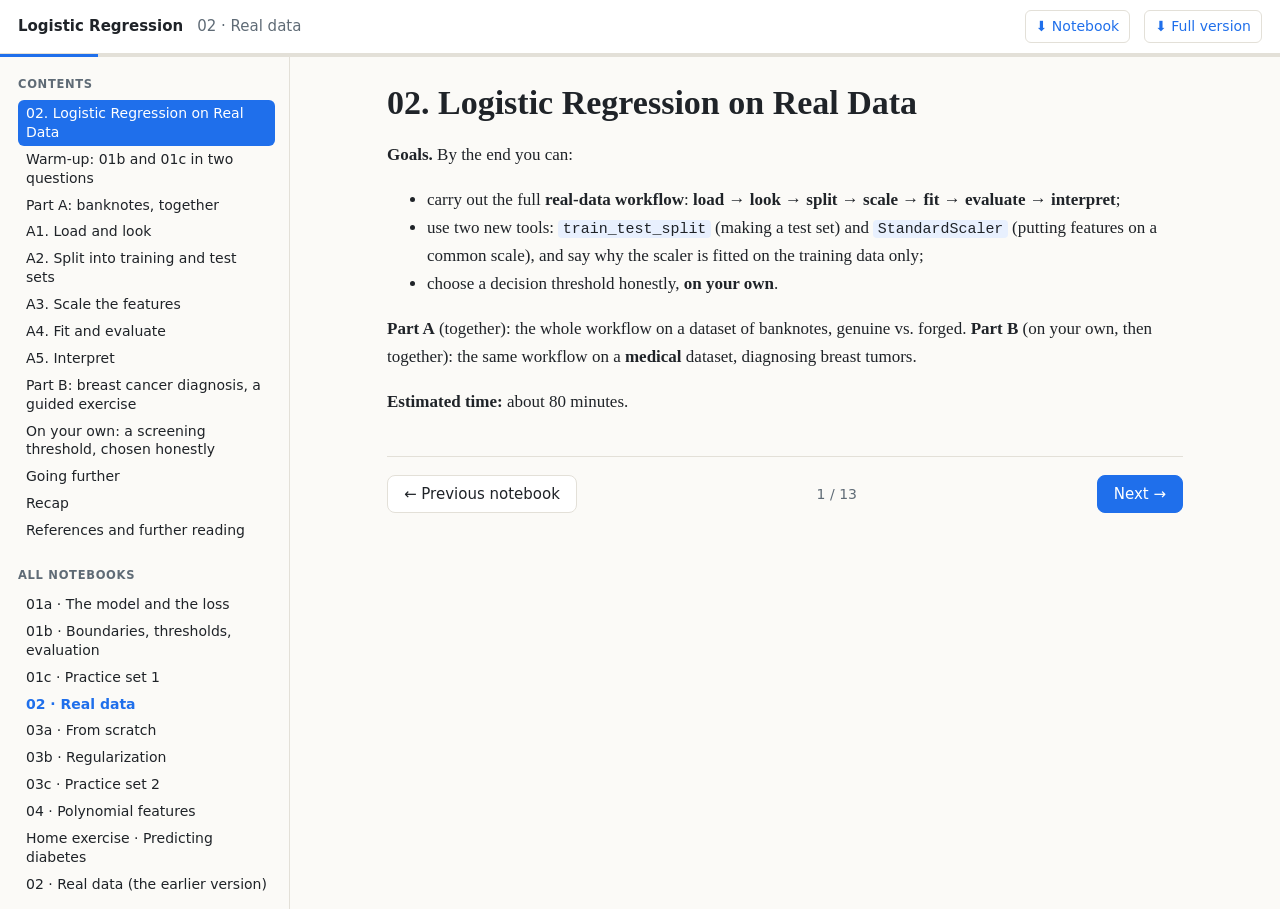
<file: docs/02.html>
<!DOCTYPE html>
<html lang="en">
<head>
<meta charset="utf-8">
<meta name="viewport" content="width=device-width, initial-scale=1">
<title>02 · Real data · Logistic Regression</title>
<link rel="stylesheet" href="assets/vendor/katex/katex.min.css">
<link rel="stylesheet" href="assets/style.css">
<link rel="stylesheet" href="assets/code.css">
</head>
<body>
<header class="topbar">
  <button class="menu-btn" aria-label="Show contents" onclick="document.body.classList.toggle('nav-open')">☰</button>
  <a class="home" href="index.html">Logistic Regression</a>
  <span class="nb-title">02 · Real data</span>
  <a class="dl" href="downloads/02_real_data_student.ipynb" download>⬇ Notebook</a> <a class="dl" href="downloads/02_real_data_full_student.ipynb" download title="the same notebook with all the extra parts">⬇ Full version</a>
</header>
<div class="progress"><div class="progress-bar" id="progress-bar"></div></div>
<div class="layout">
  <nav class="sidebar" id="sidebar"><div class="side-block"><div class="side-head">Contents</div><ol class="toc"><li><a href="#1" data-idx="0">02. Logistic Regression on Real Data</a></li><li><a href="#2" data-idx="1">Warm-up: 01b and 01c in two questions</a></li><li><a href="#3" data-idx="2">Part A: banknotes, together</a></li><li><a href="#4" data-idx="3">A1. Load and look</a></li><li><a href="#5" data-idx="4">A2. Split into training and test sets</a></li><li><a href="#6" data-idx="5">A3. Scale the features</a></li><li><a href="#7" data-idx="6">A4. Fit and evaluate</a></li><li><a href="#8" data-idx="7">A5. Interpret</a></li><li><a href="#9" data-idx="8">Part B: breast cancer diagnosis, a guided exercise</a></li><li><a href="#10" data-idx="9">On your own: a screening threshold, chosen honestly</a></li><li><a href="#11" data-idx="10">Going further</a></li><li><a href="#12" data-idx="11">Recap</a></li><li><a href="#13" data-idx="12">References and further reading</a></li></ol></div><div class="side-block"><div class="side-head">All notebooks</div><ul class="nbs"><li><a href="01a.html">01a · The model and the loss</a></li><li><a href="01b.html">01b · Boundaries, thresholds, evaluation</a></li><li><a href="01c.html">01c · Practice set 1</a></li><li class="current"><a href="02.html">02 · Real data</a></li><li><a href="03a.html">03a · From scratch</a></li><li><a href="03b.html">03b · Regularization</a></li><li><a href="03c.html">03c · Practice set 2</a></li><li><a href="04.html">04 · Polynomial features</a></li><li><a href="hw.html">Home exercise · Predicting diabetes</a></li><li><a href="02old.html">02 · Real data (the earlier version)</a></li></ul></div></nav>
  <main class="content">
    <article id="page"></article>
    <div class="pager">
      <button id="prev" class="btn">← Previous</button>
      <span id="page-count"></span>
      <button id="next" class="btn primary">Next →</button>
    </div>
  </main>
</div>
<script id="sections" type="application/json">[{"title": "02. Logistic Regression on Real Data", "blocks": [{"t": "md", "text": "# 02. Logistic Regression on Real Data\n\n**Goals.** By the end you can:\n\n- carry out the full **real-data workflow**: **load → look → split → scale → fit → evaluate →\n  interpret**;\n- use two new tools: `train_test_split` (making a test set) and `StandardScaler` (putting features on\n  a common scale), and say why the scaler is fitted on the training data only;\n- choose a decision threshold honestly, **on your own**.\n\n**Part A** (together): the whole workflow on a dataset of banknotes, genuine vs. forged.\n**Part B** (on your own, then together): the same workflow on a **medical** dataset, diagnosing breast\ntumors.\n\n**Estimated time:** about 80 minutes."}], "nav": "02. Logistic Regression on Real Data"}, {"title": "Warm-up: 01b and 01c in two questions", "blocks": [{"t": "md", "text": "## Warm-up: 01b and 01c in two questions\n\n**W1.** A classifier's confusion matrix has TP = 40, FP = 10, FN = 20, TN = 130. What are its precision\nand recall? Store them in `w1_answer = [precision, recall]`.\n\n**W2.** A false positive costs 1 and a false negative costs 4. What is the best threshold? (Recall from\n01c: $t^* = \\frac{\\text{cost}_{FP}}{\\text{cost}_{FP} + \\text{cost}_{FN}}$.) Store it in `w2_answer`."}, {"t": "code", "html": "<span class=\"c1\"># YOUR CODE HERE<\/span>\n<span class=\"n\">w1_answer<\/span> <span class=\"o\">=<\/span> <span class=\"kc\">None<\/span>\n<span class=\"n\">w2_answer<\/span> <span class=\"o\">=<\/span> <span class=\"kc\">None<\/span>\n<span class=\"n\">check<\/span><span class=\"p\">(<\/span><span class=\"s2\">&quot;W1&quot;<\/span><span class=\"p\">,<\/span> <span class=\"n\">w1_answer<\/span><span class=\"p\">)<\/span>\n<span class=\"n\">check<\/span><span class=\"p\">(<\/span><span class=\"s2\">&quot;W2&quot;<\/span><span class=\"p\">,<\/span> <span class=\"n\">w2_answer<\/span><span class=\"p\">)<\/span>\n"}, {"t": "md", "text": "✏️ *Answer this one in your notebook.*"}], "nav": "Warm-up: 01b and 01c in two questions"}, {"title": "Part A: banknotes, together", "blocks": [{"t": "md", "text": "# Part A: banknotes, together\n\nBanks and shops need to detect **forged banknotes**. In this dataset (UCI Machine Learning Repository),\neach example is a photo of a banknote-like specimen, genuine or forged. Four numbers were computed from\neach image: `variance`, `skewness`, `curtosis` and `entropy` (statistics of the image after a\n*wavelet transform*). The label is 0 or 1; it's commonly assumed that **1 = forged**, and we'll go with\nthat. (A real-data surprise: the dataset's documentation doesn't say!)\n\n**Source:** V. Lohweg (2012), *Banknote Authentication*, UCI Machine Learning Repository,\n[doi:10.24432/C55P57](https://doi.org/10.24432/C55P57), licensed CC BY 4.0."}], "nav": "Part A: banknotes, together"}, {"title": "A1. Load and look", "blocks": [{"t": "md", "text": "## A1. Load and look\n\nReal datasets usually come as tables in files, and we read them with **pandas**. The few commands we\nneed (a table is a **DataFrame**, like a 2D NumPy array with named columns):\n\n- `pd.read_csv(path)` reads a table from a file;\n- `df.head()` shows the first rows, `df.describe()` summary statistics of every column;\n- `df[\"column\"]` picks a column, and `.values` turns a table or a column into a NumPy array."}, {"t": "code", "html": "<span class=\"n\">cols<\/span> <span class=\"o\">=<\/span> <span class=\"p\">[<\/span><span class=\"s2\">&quot;variance&quot;<\/span><span class=\"p\">,<\/span> <span class=\"s2\">&quot;skewness&quot;<\/span><span class=\"p\">,<\/span> <span class=\"s2\">&quot;curtosis&quot;<\/span><span class=\"p\">,<\/span> <span class=\"s2\">&quot;entropy&quot;<\/span><span class=\"p\">,<\/span> <span class=\"s2\">&quot;label&quot;<\/span><span class=\"p\">]<\/span>\n<span class=\"n\">bank<\/span> <span class=\"o\">=<\/span> <span class=\"n\">pd<\/span><span class=\"o\">.<\/span><span class=\"n\">read_csv<\/span><span class=\"p\">(<\/span><span class=\"s2\">&quot;../data/data_banknote_authentication.txt&quot;<\/span><span class=\"p\">,<\/span> <span class=\"n\">header<\/span><span class=\"o\">=<\/span><span class=\"kc\">None<\/span><span class=\"p\">,<\/span> <span class=\"n\">names<\/span><span class=\"o\">=<\/span><span class=\"n\">cols<\/span><span class=\"p\">)<\/span>\n<span class=\"n\">X_bank<\/span> <span class=\"o\">=<\/span> <span class=\"n\">bank<\/span><span class=\"p\">[[<\/span><span class=\"s2\">&quot;variance&quot;<\/span><span class=\"p\">,<\/span> <span class=\"s2\">&quot;skewness&quot;<\/span><span class=\"p\">,<\/span> <span class=\"s2\">&quot;curtosis&quot;<\/span><span class=\"p\">,<\/span> <span class=\"s2\">&quot;entropy&quot;<\/span><span class=\"p\">]]<\/span><span class=\"o\">.<\/span><span class=\"n\">values<\/span>\n<span class=\"n\">y_bank<\/span> <span class=\"o\">=<\/span> <span class=\"n\">bank<\/span><span class=\"p\">[<\/span><span class=\"s2\">&quot;label&quot;<\/span><span class=\"p\">]<\/span><span class=\"o\">.<\/span><span class=\"n\">values<\/span>\n<span class=\"n\">names_bank<\/span> <span class=\"o\">=<\/span> <span class=\"p\">[<\/span><span class=\"s2\">&quot;variance&quot;<\/span><span class=\"p\">,<\/span> <span class=\"s2\">&quot;skewness&quot;<\/span><span class=\"p\">,<\/span> <span class=\"s2\">&quot;curtosis&quot;<\/span><span class=\"p\">,<\/span> <span class=\"s2\">&quot;entropy&quot;<\/span><span class=\"p\">]<\/span>\n<span class=\"n\">bank<\/span><span class=\"o\">.<\/span><span class=\"n\">describe<\/span><span class=\"p\">()<\/span><span class=\"o\">.<\/span><span class=\"n\">round<\/span><span class=\"p\">(<\/span><span class=\"mi\">2<\/span><span class=\"p\">)<\/span>\n"}, {"t": "html", "html": "<div>\n<style scoped>\n    .dataframe tbody tr th:only-of-type {\n        vertical-align: middle;\n    }\n\n    .dataframe tbody tr th {\n        vertical-align: top;\n    }\n\n    .dataframe thead th {\n        text-align: right;\n    }\n<\/style>\n<table border=\"1\" class=\"dataframe\">\n  <thead>\n    <tr style=\"text-align: right;\">\n      <th><\/th>\n      <th>variance<\/th>\n      <th>skewness<\/th>\n      <th>curtosis<\/th>\n      <th>entropy<\/th>\n      <th>label<\/th>\n    <\/tr>\n  <\/thead>\n  <tbody>\n    <tr>\n      <th>count<\/th>\n      <td>1372.00<\/td>\n      <td>1372.00<\/td>\n      <td>1372.00<\/td>\n      <td>1372.00<\/td>\n      <td>1372.00<\/td>\n    <\/tr>\n    <tr>\n      <th>mean<\/th>\n      <td>0.43<\/td>\n      <td>1.92<\/td>\n      <td>1.40<\/td>\n      <td>-1.19<\/td>\n      <td>0.44<\/td>\n    <\/tr>\n    <tr>\n      <th>std<\/th>\n      <td>2.84<\/td>\n      <td>5.87<\/td>\n      <td>4.31<\/td>\n      <td>2.10<\/td>\n      <td>0.50<\/td>\n    <\/tr>\n    <tr>\n      <th>min<\/th>\n      <td>-7.04<\/td>\n      <td>-13.77<\/td>\n      <td>-5.29<\/td>\n      <td>-8.55<\/td>\n      <td>0.00<\/td>\n    <\/tr>\n    <tr>\n      <th>25%<\/th>\n      <td>-1.77<\/td>\n      <td>-1.71<\/td>\n      <td>-1.57<\/td>\n      <td>-2.41<\/td>\n      <td>0.00<\/td>\n    <\/tr>\n    <tr>\n      <th>50%<\/th>\n      <td>0.50<\/td>\n      <td>2.32<\/td>\n      <td>0.62<\/td>\n      <td>-0.59<\/td>\n      <td>0.00<\/td>\n    <\/tr>\n    <tr>\n      <th>75%<\/th>\n      <td>2.82<\/td>\n      <td>6.81<\/td>\n      <td>3.18<\/td>\n      <td>0.39<\/td>\n      <td>1.00<\/td>\n    <\/tr>\n    <tr>\n      <th>max<\/th>\n      <td>6.82<\/td>\n      <td>12.95<\/td>\n      <td>17.93<\/td>\n      <td>2.45<\/td>\n      <td>1.00<\/td>\n    <\/tr>\n  <\/tbody>\n<\/table>\n<\/div>"}, {"t": "md", "text": "`describe()` shows, for every column: the count, mean, standard deviation (`std`), minimum,\nquartiles and maximum. Notice that the four features have **different ranges**: `curtosis` goes up to\nabout 17, while `entropy` stays between about $-8.5$ and $2.5$. We'll come back to this in A3."}], "nav": "A1. Load and look"}, {"title": "A2. Split into training and test sets", "blocks": [{"t": "md", "text": "## A2. Split into training and test sets\n\nIn 01b we generated a fresh test set. With real data we can't: we have **one** dataset. So we split it\nourselves: we **hide** part of it (the test set), train only on the rest, and evaluate on the hidden\npart at the end. That simulates new, unseen data. `train_test_split` does this in one line:\n\n- `test_size=0.3` puts 30% of the examples in the test set;\n- `stratify=y` keeps the **same class balance** in both parts;\n- `random_state=0` fixes the randomness, so we all get the same split."}, {"t": "code", "html": "<span class=\"n\">X_train_b<\/span><span class=\"p\">,<\/span> <span class=\"n\">X_test_b<\/span><span class=\"p\">,<\/span> <span class=\"n\">y_train_b<\/span><span class=\"p\">,<\/span> <span class=\"n\">y_test_b<\/span> <span class=\"o\">=<\/span> <span class=\"n\">train_test_split<\/span><span class=\"p\">(<\/span>\n    <span class=\"n\">X_bank<\/span><span class=\"p\">,<\/span> <span class=\"n\">y_bank<\/span><span class=\"p\">,<\/span> <span class=\"n\">test_size<\/span><span class=\"o\">=<\/span><span class=\"mf\">0.3<\/span><span class=\"p\">,<\/span> <span class=\"n\">stratify<\/span><span class=\"o\">=<\/span><span class=\"n\">y_bank<\/span><span class=\"p\">,<\/span> <span class=\"n\">random_state<\/span><span class=\"o\">=<\/span><span class=\"mi\">0<\/span><span class=\"p\">)<\/span>\n\n<span class=\"nb\">print<\/span><span class=\"p\">(<\/span><span class=\"s2\">&quot;training set:&quot;<\/span><span class=\"p\">,<\/span> <span class=\"n\">X_train_b<\/span><span class=\"o\">.<\/span><span class=\"n\">shape<\/span><span class=\"p\">,<\/span> <span class=\"s2\">&quot;   test set:&quot;<\/span><span class=\"p\">,<\/span> <span class=\"n\">X_test_b<\/span><span class=\"o\">.<\/span><span class=\"n\">shape<\/span><span class=\"p\">)<\/span>\n"}, {"t": "out", "text": "training set: (960, 4)    test set: (412, 4)\n"}], "nav": "A2. Split into training and test sets"}, {"title": "A3. Scale the features", "blocks": [{"t": "md", "text": "## A3. Scale the features\n\nThe four features live on different scales. We **standardize** each one: subtract its mean and divide\nby its standard deviation,\n\n$$x_j^{\\text{scaled}} = \\frac{x_j - \\text{mean}_j}{\\text{std}_j},$$\n\nso every feature gets mean 0 and standard deviation 1. `StandardScaler` does it in two steps:\n`.fit(X)` **computes** the mean and standard deviation of every column, and `.transform(X)` **applies**\nthe formula with the stored values.\n\n**Why scale?** (1) The optimizer that trains logistic regression converges much faster when the\nfeatures are on similar scales. (2) After scaling, all features are in the same \"units\", so their\n**weights can be compared** (01b, exercise 5.B). *(A third reason will appear in 03b.)*\n\n**Important: fit the scaler on the training data only.** The test set plays the role of future data.\nComputing the means with the test set too would quietly use information from the \"future\": a small\nform of cheating called **data leakage**. So we `fit` on the training data, then `transform` **both**\nsets with the training means and standard deviations."}, {"t": "code", "html": "<span class=\"n\">scaler_b<\/span> <span class=\"o\">=<\/span> <span class=\"n\">StandardScaler<\/span><span class=\"p\">()<\/span>\n<span class=\"n\">scaler_b<\/span><span class=\"o\">.<\/span><span class=\"n\">fit<\/span><span class=\"p\">(<\/span><span class=\"n\">X_train_b<\/span><span class=\"p\">)<\/span>                           <span class=\"c1\"># learn means and stds from the TRAINING data only<\/span>\n<span class=\"n\">X_train_b_s<\/span> <span class=\"o\">=<\/span> <span class=\"n\">scaler_b<\/span><span class=\"o\">.<\/span><span class=\"n\">transform<\/span><span class=\"p\">(<\/span><span class=\"n\">X_train_b<\/span><span class=\"p\">)<\/span>\n<span class=\"n\">X_test_b_s<\/span> <span class=\"o\">=<\/span> <span class=\"n\">scaler_b<\/span><span class=\"o\">.<\/span><span class=\"n\">transform<\/span><span class=\"p\">(<\/span><span class=\"n\">X_test_b<\/span><span class=\"p\">)<\/span>         <span class=\"c1\"># the same means and stds, applied to the test data<\/span>\n\n<span class=\"nb\">print<\/span><span class=\"p\">(<\/span><span class=\"s2\">&quot;scaled training data: means&quot;<\/span><span class=\"p\">,<\/span> <span class=\"n\">X_train_b_s<\/span><span class=\"o\">.<\/span><span class=\"n\">mean<\/span><span class=\"p\">(<\/span><span class=\"n\">axis<\/span><span class=\"o\">=<\/span><span class=\"mi\">0<\/span><span class=\"p\">)<\/span><span class=\"o\">.<\/span><span class=\"n\">round<\/span><span class=\"p\">(<\/span><span class=\"mi\">3<\/span><span class=\"p\">),<\/span> <span class=\"s2\">&quot;  stds&quot;<\/span><span class=\"p\">,<\/span> <span class=\"n\">X_train_b_s<\/span><span class=\"o\">.<\/span><span class=\"n\">std<\/span><span class=\"p\">(<\/span><span class=\"n\">axis<\/span><span class=\"o\">=<\/span><span class=\"mi\">0<\/span><span class=\"p\">)<\/span><span class=\"o\">.<\/span><span class=\"n\">round<\/span><span class=\"p\">(<\/span><span class=\"mi\">3<\/span><span class=\"p\">))<\/span>\n<span class=\"nb\">print<\/span><span class=\"p\">(<\/span><span class=\"s2\">&quot;scaled test data:     means&quot;<\/span><span class=\"p\">,<\/span> <span class=\"n\">X_test_b_s<\/span><span class=\"o\">.<\/span><span class=\"n\">mean<\/span><span class=\"p\">(<\/span><span class=\"n\">axis<\/span><span class=\"o\">=<\/span><span class=\"mi\">0<\/span><span class=\"p\">)<\/span><span class=\"o\">.<\/span><span class=\"n\">round<\/span><span class=\"p\">(<\/span><span class=\"mi\">3<\/span><span class=\"p\">),<\/span> <span class=\"s2\">&quot;  stds&quot;<\/span><span class=\"p\">,<\/span> <span class=\"n\">X_test_b_s<\/span><span class=\"o\">.<\/span><span class=\"n\">std<\/span><span class=\"p\">(<\/span><span class=\"n\">axis<\/span><span class=\"o\">=<\/span><span class=\"mi\">0<\/span><span class=\"p\">)<\/span><span class=\"o\">.<\/span><span class=\"n\">round<\/span><span class=\"p\">(<\/span><span class=\"mi\">3<\/span><span class=\"p\">))<\/span>\n"}, {"t": "out", "text": "scaled training data: means [-0. -0. -0.  0.]   stds [1. 1. 1. 1.]\nscaled test data:     means [-0.029  0.01   0.015 -0.123]   stds [1.04  1.028 1.028 1.106]\n"}, {"t": "md", "text": "The scaled **training** data has means of exactly 0 and standard deviations of exactly 1; the test\ndata is close, but not exactly, as expected.\n\n**Your turn (A3).** Standardize the `variance` of the **first** training banknote **by hand**, using\nNumPy (`np.mean`, `np.std`) on the training data. Store it in `scaled_by_hand` and compare it with\n`X_train_b_s[0, 0]`."}, {"t": "code", "html": "<span class=\"c1\"># YOUR CODE HERE<\/span>\n<span class=\"n\">scaled_by_hand<\/span> <span class=\"o\">=<\/span> <span class=\"kc\">None<\/span>\n<span class=\"nb\">print<\/span><span class=\"p\">(<\/span><span class=\"s2\">&quot;by hand:&quot;<\/span><span class=\"p\">,<\/span> <span class=\"n\">scaled_by_hand<\/span><span class=\"p\">,<\/span> <span class=\"s2\">&quot;   StandardScaler:&quot;<\/span><span class=\"p\">,<\/span> <span class=\"n\">X_train_b_s<\/span><span class=\"p\">[<\/span><span class=\"mi\">0<\/span><span class=\"p\">,<\/span> <span class=\"mi\">0<\/span><span class=\"p\">])<\/span>\n<span class=\"n\">check<\/span><span class=\"p\">(<\/span><span class=\"s2\">&quot;A3&quot;<\/span><span class=\"p\">,<\/span> <span class=\"n\">scaled_by_hand<\/span><span class=\"p\">)<\/span>\n"}], "nav": "A3. Scale the features"}, {"title": "A4. Fit and evaluate", "blocks": [{"t": "md", "text": "## A4. Fit and evaluate"}, {"t": "code", "html": "<span class=\"n\">clf_b<\/span> <span class=\"o\">=<\/span> <span class=\"n\">LogisticRegression<\/span><span class=\"p\">()<\/span>\n<span class=\"n\">clf_b<\/span><span class=\"o\">.<\/span><span class=\"n\">fit<\/span><span class=\"p\">(<\/span><span class=\"n\">X_train_b_s<\/span><span class=\"p\">,<\/span> <span class=\"n\">y_train_b<\/span><span class=\"p\">)<\/span>\n\n<span class=\"n\">pred_b<\/span> <span class=\"o\">=<\/span> <span class=\"n\">clf_b<\/span><span class=\"o\">.<\/span><span class=\"n\">predict<\/span><span class=\"p\">(<\/span><span class=\"n\">X_test_b_s<\/span><span class=\"p\">)<\/span>\n<span class=\"n\">proba_b<\/span> <span class=\"o\">=<\/span> <span class=\"n\">clf_b<\/span><span class=\"o\">.<\/span><span class=\"n\">predict_proba<\/span><span class=\"p\">(<\/span><span class=\"n\">X_test_b_s<\/span><span class=\"p\">)[:,<\/span> <span class=\"mi\">1<\/span><span class=\"p\">]<\/span>\n\n<span class=\"nb\">print<\/span><span class=\"p\">(<\/span><span class=\"s2\">&quot;test accuracy:&quot;<\/span><span class=\"p\">,<\/span> <span class=\"nb\">round<\/span><span class=\"p\">(<\/span><span class=\"n\">accuracy_score<\/span><span class=\"p\">(<\/span><span class=\"n\">y_test_b<\/span><span class=\"p\">,<\/span> <span class=\"n\">pred_b<\/span><span class=\"p\">),<\/span> <span class=\"mi\">4<\/span><span class=\"p\">))<\/span>\n<span class=\"nb\">print<\/span><span class=\"p\">(<\/span><span class=\"s2\">&quot;test AUC:     &quot;<\/span><span class=\"p\">,<\/span> <span class=\"nb\">round<\/span><span class=\"p\">(<\/span><span class=\"n\">roc_auc_score<\/span><span class=\"p\">(<\/span><span class=\"n\">y_test_b<\/span><span class=\"p\">,<\/span> <span class=\"n\">proba_b<\/span><span class=\"p\">),<\/span> <span class=\"mi\">4<\/span><span class=\"p\">))<\/span>\n<span class=\"nb\">print<\/span><span class=\"p\">(<\/span><span class=\"s2\">&quot;<\/span><span class=\"se\">\\n<\/span><span class=\"s2\">confusion matrix:<\/span><span class=\"se\">\\n<\/span><span class=\"s2\">&quot;<\/span><span class=\"p\">,<\/span> <span class=\"n\">confusion_matrix<\/span><span class=\"p\">(<\/span><span class=\"n\">y_test_b<\/span><span class=\"p\">,<\/span> <span class=\"n\">pred_b<\/span><span class=\"p\">))<\/span>\n<span class=\"nb\">print<\/span><span class=\"p\">()<\/span>\n<span class=\"nb\">print<\/span><span class=\"p\">(<\/span><span class=\"n\">classification_report<\/span><span class=\"p\">(<\/span><span class=\"n\">y_test_b<\/span><span class=\"p\">,<\/span> <span class=\"n\">pred_b<\/span><span class=\"p\">,<\/span> <span class=\"n\">target_names<\/span><span class=\"o\">=<\/span><span class=\"p\">[<\/span><span class=\"s2\">&quot;genuine (0)&quot;<\/span><span class=\"p\">,<\/span> <span class=\"s2\">&quot;forged (1)&quot;<\/span><span class=\"p\">]))<\/span>\n"}, {"t": "out", "text": "test accuracy: 0.9927\ntest AUC:      1.0\n\nconfusion matrix:\n [[227   2]\n [  1 182]]\n\n              precision    recall  f1-score   support\n\n genuine (0)       1.00      0.99      0.99       229\n  forged (1)       0.99      0.99      0.99       183\n\n    accuracy                           0.99       412\n   macro avg       0.99      0.99      0.99       412\nweighted avg       0.99      0.99      0.99       412\n\n"}, {"t": "md", "text": "An excellent result: almost every test banknote is classified correctly, and the AUC is 1.0. The\nbanknote classes are **almost linearly separable** in these four features, the ideal situation for a\nlinear model. Real problems are rarely this easy; Part B is more typical."}], "nav": "A4. Fit and evaluate"}, {"title": "A5. Interpret", "blocks": [{"t": "md", "text": "## A5. Interpret\n\nThe features are standardized, so the weights are comparable."}, {"t": "code", "html": "<span class=\"n\">coef_b<\/span> <span class=\"o\">=<\/span> <span class=\"n\">pd<\/span><span class=\"o\">.<\/span><span class=\"n\">Series<\/span><span class=\"p\">(<\/span><span class=\"n\">clf_b<\/span><span class=\"o\">.<\/span><span class=\"n\">coef_<\/span><span class=\"p\">[<\/span><span class=\"mi\">0<\/span><span class=\"p\">],<\/span> <span class=\"n\">index<\/span><span class=\"o\">=<\/span><span class=\"n\">names_bank<\/span><span class=\"p\">)<\/span>\n<span class=\"nb\">print<\/span><span class=\"p\">(<\/span><span class=\"n\">coef_b<\/span><span class=\"o\">.<\/span><span class=\"n\">round<\/span><span class=\"p\">(<\/span><span class=\"mi\">3<\/span><span class=\"p\">))<\/span>\n<span class=\"nb\">print<\/span><span class=\"p\">(<\/span><span class=\"s2\">&quot;intercept:&quot;<\/span><span class=\"p\">,<\/span> <span class=\"n\">clf_b<\/span><span class=\"o\">.<\/span><span class=\"n\">intercept_<\/span><span class=\"p\">[<\/span><span class=\"mi\">0<\/span><span class=\"p\">]<\/span><span class=\"o\">.<\/span><span class=\"n\">round<\/span><span class=\"p\">(<\/span><span class=\"mi\">3<\/span><span class=\"p\">))<\/span>\n\n<span class=\"n\">coef_b<\/span><span class=\"o\">.<\/span><span class=\"n\">sort_values<\/span><span class=\"p\">()<\/span><span class=\"o\">.<\/span><span class=\"n\">plot<\/span><span class=\"o\">.<\/span><span class=\"n\">barh<\/span><span class=\"p\">(<\/span><span class=\"n\">color<\/span><span class=\"o\">=<\/span><span class=\"p\">[<\/span><span class=\"s2\">&quot;tab:blue&quot;<\/span> <span class=\"k\">if<\/span> <span class=\"n\">v<\/span> <span class=\"o\">&lt;<\/span> <span class=\"mi\">0<\/span> <span class=\"k\">else<\/span> <span class=\"s2\">&quot;tab:red&quot;<\/span> <span class=\"k\">for<\/span> <span class=\"n\">v<\/span> <span class=\"ow\">in<\/span> <span class=\"n\">coef_b<\/span><span class=\"o\">.<\/span><span class=\"n\">sort_values<\/span><span class=\"p\">()])<\/span>\n<span class=\"n\">plt<\/span><span class=\"o\">.<\/span><span class=\"n\">axvline<\/span><span class=\"p\">(<\/span><span class=\"mi\">0<\/span><span class=\"p\">,<\/span> <span class=\"n\">color<\/span><span class=\"o\">=<\/span><span class=\"s2\">&quot;k&quot;<\/span><span class=\"p\">,<\/span> <span class=\"n\">linewidth<\/span><span class=\"o\">=<\/span><span class=\"mf\">0.8<\/span><span class=\"p\">)<\/span>\n<span class=\"n\">plt<\/span><span class=\"o\">.<\/span><span class=\"n\">title<\/span><span class=\"p\">(<\/span><span class=\"s2\">&quot;Weights (standardized features)&quot;<\/span><span class=\"p\">)<\/span>\n<span class=\"n\">plt<\/span><span class=\"o\">.<\/span><span class=\"n\">xlabel<\/span><span class=\"p\">(<\/span><span class=\"s2\">&quot;weight: &lt; 0 pushes toward genuine, &gt; 0 toward forged&quot;<\/span><span class=\"p\">)<\/span>\n<span class=\"n\">plt<\/span><span class=\"o\">.<\/span><span class=\"n\">show<\/span><span class=\"p\">()<\/span>\n"}, {"t": "out", "text": "variance   -4.516\nskewness   -4.496\ncurtosis   -4.196\nentropy     0.259\ndtype: float64\nintercept: -1.422\n"}, {"t": "img", "src": "img/02_001.png"}, {"t": "md", "text": "**Try it yourself, before reading on:** which feature pushes most strongly toward *genuine*? Which\nfeature hardly matters?\n\n✏️ *Answer this one in your notebook.*"}], "nav": "A5. Interpret"}, {"title": "Part B: breast cancer diagnosis, a guided exercise", "blocks": [{"t": "md", "text": "# Part B: breast cancer diagnosis, a guided exercise\n\nNow it's your turn to do the whole workflow, on the **Breast Cancer Wisconsin (Diagnostic)** dataset.\nEach example is a breast tumor, described by **30 measurements** computed from a microscope image of\nits cells (radius, texture, perimeter, area, smoothness, and so on, each as a mean, an error, and a\n\"worst\" value). The question: is the tumor **malignant** (cancerous) or **benign**? The data comes with\nscikit-learn.\n\n**A note about the labels.** sklearn codes this dataset as 0 = malignant, 1 = benign. For us the\n\"positive\" class, the one we want to detect, is **malignant**, so we **flip the labels**:\n`y = 1 - target` gives **1 = malignant, 0 = benign**. (Otherwise \"recall\" would mean \"recall of benign\ntumors\", and every weight's sign would be flipped.)"}, {"t": "code", "html": "<span class=\"kn\">from<\/span><span class=\"w\"> <\/span><span class=\"nn\">sklearn.datasets<\/span><span class=\"w\"> <\/span><span class=\"kn\">import<\/span> <span class=\"n\">load_breast_cancer<\/span>\n\n<span class=\"n\">cancer<\/span> <span class=\"o\">=<\/span> <span class=\"n\">load_breast_cancer<\/span><span class=\"p\">()<\/span>\n<span class=\"n\">X_c<\/span> <span class=\"o\">=<\/span> <span class=\"n\">cancer<\/span><span class=\"o\">.<\/span><span class=\"n\">data<\/span>\n<span class=\"n\">y_c<\/span> <span class=\"o\">=<\/span> <span class=\"mi\">1<\/span> <span class=\"o\">-<\/span> <span class=\"n\">cancer<\/span><span class=\"o\">.<\/span><span class=\"n\">target<\/span>                     <span class=\"c1\"># flip: 1 = malignant, 0 = benign<\/span>\n<span class=\"n\">feature_names<\/span> <span class=\"o\">=<\/span> <span class=\"nb\">list<\/span><span class=\"p\">(<\/span><span class=\"n\">cancer<\/span><span class=\"o\">.<\/span><span class=\"n\">feature_names<\/span><span class=\"p\">)<\/span>\n\n<span class=\"nb\">print<\/span><span class=\"p\">(<\/span><span class=\"s2\">&quot;X shape:&quot;<\/span><span class=\"p\">,<\/span> <span class=\"n\">X_c<\/span><span class=\"o\">.<\/span><span class=\"n\">shape<\/span><span class=\"p\">)<\/span>\n<span class=\"nb\">print<\/span><span class=\"p\">(<\/span><span class=\"s2\">&quot;fraction malignant:&quot;<\/span><span class=\"p\">,<\/span> <span class=\"n\">y_c<\/span><span class=\"o\">.<\/span><span class=\"n\">mean<\/span><span class=\"p\">()<\/span><span class=\"o\">.<\/span><span class=\"n\">round<\/span><span class=\"p\">(<\/span><span class=\"mi\">3<\/span><span class=\"p\">))<\/span>\n"}, {"t": "out", "text": "X shape: (569, 30)\nfraction malignant: 0.373\n"}, {"t": "md", "text": "### B1. Split, scale, fit\n\nThe same three steps as in A2–A4:\n\n1. **Split** `X_c, y_c`: 30% for testing, with `stratify`, and `random_state=42`. Name the results\n   `X_train_c, X_test_c, y_train_c, y_test_c`, and store\n   `b1 = [n_train, n_test, fraction malignant in training, fraction malignant in test]`.\n2. **Scale** with a `StandardScaler` fitted on the **training data only**. Name the results\n   `X_train_c_s` and `X_test_c_s`. As a check, compute the largest absolute column mean (`max_mean`)\n   and the largest column standard deviation (`max_std`) of `X_train_c_s`.\n3. **Fit** a `LogisticRegression` on the scaled training data. Call it `clf_c`."}, {"t": "code", "html": "<span class=\"c1\"># YOUR CODE HERE<\/span>\n<span class=\"n\">b1<\/span> <span class=\"o\">=<\/span> <span class=\"kc\">None<\/span>\n<span class=\"n\">max_mean<\/span> <span class=\"o\">=<\/span> <span class=\"n\">max_std<\/span> <span class=\"o\">=<\/span> <span class=\"kc\">None<\/span>\n<span class=\"n\">clf_c<\/span> <span class=\"o\">=<\/span> <span class=\"kc\">None<\/span>\n<span class=\"nb\">print<\/span><span class=\"p\">(<\/span><span class=\"n\">b1<\/span><span class=\"p\">)<\/span>\n<span class=\"n\">check<\/span><span class=\"p\">(<\/span><span class=\"s2\">&quot;B1 split&quot;<\/span><span class=\"p\">,<\/span> <span class=\"n\">b1<\/span><span class=\"p\">)<\/span>\n<span class=\"n\">check<\/span><span class=\"p\">(<\/span><span class=\"s2\">&quot;B1 scale&quot;<\/span><span class=\"p\">,<\/span> <span class=\"kc\">None<\/span> <span class=\"k\">if<\/span> <span class=\"n\">max_mean<\/span> <span class=\"ow\">is<\/span> <span class=\"kc\">None<\/span> <span class=\"k\">else<\/span> <span class=\"p\">[<\/span><span class=\"n\">max_mean<\/span><span class=\"p\">,<\/span> <span class=\"n\">max_std<\/span><span class=\"p\">],<\/span> <span class=\"n\">tol<\/span><span class=\"o\">=<\/span><span class=\"mf\">1e-6<\/span><span class=\"p\">)<\/span>\n"}, {"t": "md", "text": "### B2. Evaluate on the test set\n\n1. Compute the test **accuracy** and the **confusion matrix**, and print the `classification_report`.\n2. Store `b2 = [accuracy, TP, FP, FN, TN]`.\n3. In words: how many malignant tumors did the model **miss**? How many benign tumors did it wrongly\n   call malignant? Which of these two mistakes is worse here?"}, {"t": "code", "html": "<span class=\"c1\"># YOUR CODE HERE<\/span>\n<span class=\"n\">b2<\/span> <span class=\"o\">=<\/span> <span class=\"kc\">None<\/span>\n<span class=\"nb\">print<\/span><span class=\"p\">(<\/span><span class=\"n\">b2<\/span><span class=\"p\">)<\/span>\n<span class=\"n\">check<\/span><span class=\"p\">(<\/span><span class=\"s2\">&quot;B2&quot;<\/span><span class=\"p\">,<\/span> <span class=\"n\">b2<\/span><span class=\"p\">,<\/span> <span class=\"n\">tol<\/span><span class=\"o\">=<\/span><span class=\"mf\">0.01<\/span><span class=\"p\">)<\/span>\n"}, {"t": "md", "text": "✏️ *Answer this one in your notebook.*"}, {"t": "md", "text": "### B3. Look at probabilities, not just labels\n\nFor the first 15 test patients, print the true label next to the predicted probability of malignancy.\nThen count how many of **all** the test patients have a probability between 0.2 and 0.8, where the\nmodel is unsure. Store the count in `n_unsure`. Are any of the model's mistakes among the unsure\npatients?"}, {"t": "code", "html": "<span class=\"c1\"># YOUR CODE HERE<\/span>\n<span class=\"n\">n_unsure<\/span> <span class=\"o\">=<\/span> <span class=\"kc\">None<\/span>\n"}, {"t": "md", "text": "✏️ *Answer this one in your notebook.*"}, {"t": "md", "text": "### B4. Interpret the coefficients\n\nMake a table (a pandas `Series`) of the 30 weights, with the feature names as the index, and sort it.\n\n1. Which **3** features push the prediction most strongly toward **malignant**? Store their names in a\n   list, `top_malignant`, from the strongest down.\n2. Which **3** push most strongly toward **benign**? Store them in `top_benign`, from the strongest\n   down.\n\n*A word of caution:* many of these features are strongly **correlated** (radius, perimeter and area\nmeasure almost the same thing), so the model can split the credit among them in unexpected ways, and\nsome weights can even get a surprising sign."}, {"t": "code", "html": "<span class=\"c1\"># YOUR CODE HERE<\/span>\n<span class=\"n\">top_malignant<\/span> <span class=\"o\">=<\/span> <span class=\"kc\">None<\/span>\n<span class=\"n\">top_benign<\/span> <span class=\"o\">=<\/span> <span class=\"kc\">None<\/span>\n<span class=\"nb\">print<\/span><span class=\"p\">(<\/span><span class=\"s2\">&quot;toward malignant:&quot;<\/span><span class=\"p\">,<\/span> <span class=\"n\">top_malignant<\/span><span class=\"p\">)<\/span>\n<span class=\"nb\">print<\/span><span class=\"p\">(<\/span><span class=\"s2\">&quot;toward benign:   &quot;<\/span><span class=\"p\">,<\/span> <span class=\"n\">top_benign<\/span><span class=\"p\">)<\/span>\n<span class=\"n\">check<\/span><span class=\"p\">(<\/span><span class=\"s2\">&quot;B4&quot;<\/span><span class=\"p\">,<\/span> <span class=\"kc\">None<\/span> <span class=\"k\">if<\/span> <span class=\"n\">top_malignant<\/span> <span class=\"ow\">is<\/span> <span class=\"kc\">None<\/span> <span class=\"k\">else<\/span> <span class=\"p\">[<\/span><span class=\"n\">top_malignant<\/span><span class=\"p\">,<\/span> <span class=\"n\">top_benign<\/span><span class=\"p\">])<\/span>\n"}], "nav": "Part B: breast cancer diagnosis, a guided exercise"}, {"title": "On your own: a screening threshold, chosen honestly", "blocks": [{"t": "md", "text": "## On your own: a screening threshold, chosen honestly\n\nThe hospital wants to use the model for **screening**: it must miss as few malignant tumors as\npossible, and a false alarm only means a biopsy. So the threshold should be lower than 0.5. But which\none? **You may not look at the test set to choose it**: that would be peeking at the \"future\", like\nfitting the scaler on the test data.\n\n*You have:* `clf_c`, `X_train_c_s`, `y_train_c`, `X_test_c_s`, `y_test_c` from B1.\n\n**Your task:**\n\n1. Among the thresholds in `thresholds`, find the **largest** one whose **recall on the training\n   data** is at least **0.98**. Store it in `t_screen`.\n2. Only then, use it on the **test** data: store `[test recall, test precision]` in `screen_test`, and\n   compare them with the threshold 0.5. What did you gain, and what did it cost?"}, {"t": "code", "html": "<span class=\"n\">thresholds<\/span> <span class=\"o\">=<\/span> <span class=\"n\">np<\/span><span class=\"o\">.<\/span><span class=\"n\">round<\/span><span class=\"p\">(<\/span><span class=\"n\">np<\/span><span class=\"o\">.<\/span><span class=\"n\">arange<\/span><span class=\"p\">(<\/span><span class=\"mf\">0.05<\/span><span class=\"p\">,<\/span> <span class=\"mf\">0.96<\/span><span class=\"p\">,<\/span> <span class=\"mf\">0.05<\/span><span class=\"p\">),<\/span> <span class=\"mi\">2<\/span><span class=\"p\">)<\/span>\n<span class=\"c1\"># YOUR CODE HERE<\/span>\n<span class=\"n\">t_screen<\/span> <span class=\"o\">=<\/span> <span class=\"kc\">None<\/span>\n<span class=\"n\">screen_test<\/span> <span class=\"o\">=<\/span> <span class=\"kc\">None<\/span>\n<span class=\"nb\">print<\/span><span class=\"p\">(<\/span><span class=\"s2\">&quot;chosen threshold:&quot;<\/span><span class=\"p\">,<\/span> <span class=\"n\">t_screen<\/span><span class=\"p\">,<\/span> <span class=\"s2\">&quot;   test [recall, precision]:&quot;<\/span><span class=\"p\">,<\/span> <span class=\"n\">screen_test<\/span><span class=\"p\">)<\/span>\n<span class=\"n\">check<\/span><span class=\"p\">(<\/span><span class=\"s2\">&quot;On your own: threshold&quot;<\/span><span class=\"p\">,<\/span> <span class=\"n\">t_screen<\/span><span class=\"p\">)<\/span>\n<span class=\"n\">check<\/span><span class=\"p\">(<\/span><span class=\"s2\">&quot;On your own: test&quot;<\/span><span class=\"p\">,<\/span> <span class=\"n\">screen_test<\/span><span class=\"p\">,<\/span> <span class=\"n\">tol<\/span><span class=\"o\">=<\/span><span class=\"mf\">0.01<\/span><span class=\"p\">)<\/span>\n"}, {"t": "md", "text": "✏️ *Answer this one in your notebook.*"}], "nav": "On your own: a screening threshold, chosen honestly"}, {"title": "Going further", "blocks": [{"t": "md", "text": "## Going further\n\nThe **full version** of this notebook (`02_real_data_full_student.ipynb`) also has these parts, for anyone who wants more:\n\n- W3. A third warm-up question: from a weight to odds\n- A+1 and A+2. Counting the banknotes, and looking at the data\n- A+3. Checking the split\n- A+4. Which banknotes is the model unsure about?\n- B+. What if we don't scale?"}], "nav": "Going further"}, {"title": "Recap", "blocks": [{"t": "md", "text": "## Recap\n\n- **The workflow:** load → look → **split** → **scale** → fit → evaluate → interpret.\n- **`train_test_split`** holds out a test set that simulates new data. `stratify=y` keeps the class\n  balance, and `random_state` makes the split reproducible.\n- **`StandardScaler`** makes every feature mean 0 and standard deviation 1. **Fit it on the training\n  data only**; fitting on the test data too is data leakage. Scaling helps the optimizer, and makes\n  the weights comparable.\n- **Evaluate on the test set only**, and look beyond accuracy: the confusion matrix, precision and\n  recall, and the **probabilities** (the unsure cases are where the mistakes are).\n- **Choose things (like a threshold) on the training data**, never by looking at the test set.\n- **Next (03a):** we'll implement logistic regression **ourselves**, from scratch, and check that we get\n  the same answers as sklearn."}], "nav": "Recap"}, {"title": "References and further reading", "blocks": [{"t": "md", "text": "## References and further reading\n\n**Interactive explanations**\n\n- [Train, Test, and Validation Sets](https://mlu-explain.github.io/train-test-validation/), by\n  MLU-Explain: why we hold out data, visually.\n\n**Short readings**\n\n- Google Machine Learning Crash Course,\n  [Numerical data: normalization](https://developers.google.com/machine-learning/crash-course/numerical-data/normalization):\n  why and how to scale features.\n\n**Documentation (for looking things up)**\n\n- scikit-learn:\n  [`train_test_split`](https://scikit-learn.org/stable/modules/generated/sklearn.model_selection.train_test_split.html),\n  [`StandardScaler`](https://scikit-learn.org/stable/modules/generated/sklearn.preprocessing.StandardScaler.html),\n  and the [Breast Cancer dataset](https://scikit-learn.org/stable/modules/generated/sklearn.datasets.load_breast_cancer.html).\n- pandas: [10 minutes to pandas](https://pandas.pydata.org/docs/user_guide/10min.html), a short\n  refresher on DataFrames.\n\n**The datasets**\n\n- Banknote Authentication: V. Lohweg (2012), UCI Machine Learning Repository,\n  [doi:10.24432/C55P57](https://doi.org/10.24432/C55P57) (CC BY 4.0).\n- Breast Cancer Wisconsin (Diagnostic): W. Wolberg, O. Mangasarian, N. Street and W. Street (1993),\n  UCI Machine Learning Repository, [doi:10.24432/C5DW2B](https://doi.org/10.24432/C5DW2B)."}], "nav": "References and further reading"}]</script>
<script>window.NB = {"id": "02", "title": "02 · Real data", "prev": {"href": "01c.html", "title": "01c · Practice set 1"}, "next": {"href": "03a.html", "title": "03a · From scratch"}};</script>
<script src="assets/vendor/katex/katex.min.js"></script>
<script src="assets/vendor/marked/marked.umd.js"></script>
<script src="assets/widget_data.js"></script>
<script src="assets/widgets.js"></script>
<script src="assets/app.js"></script>
</body>
</html>
</file>
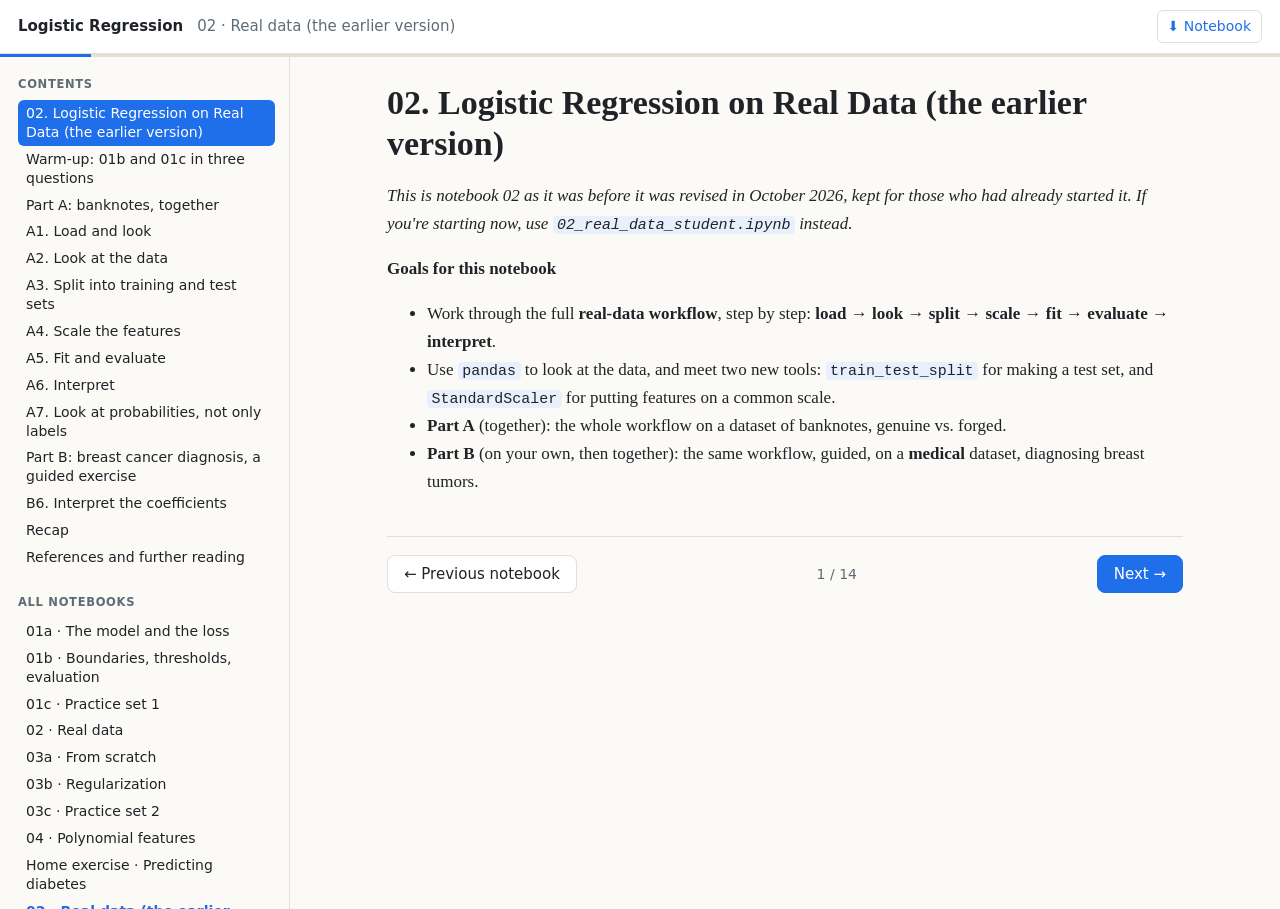
<file: docs/02old.html>
<!DOCTYPE html>
<html lang="en">
<head>
<meta charset="utf-8">
<meta name="viewport" content="width=device-width, initial-scale=1">
<title>02 · Real data (the earlier version) · Logistic Regression</title>
<link rel="stylesheet" href="assets/vendor/katex/katex.min.css">
<link rel="stylesheet" href="assets/style.css">
<link rel="stylesheet" href="assets/code.css">
</head>
<body>
<header class="topbar">
  <button class="menu-btn" aria-label="Show contents" onclick="document.body.classList.toggle('nav-open')">☰</button>
  <a class="home" href="index.html">Logistic Regression</a>
  <span class="nb-title">02 · Real data (the earlier version)</span>
  <a class="dl" href="downloads/02_real_data_previous_student.ipynb" download>⬇ Notebook</a>
</header>
<div class="progress"><div class="progress-bar" id="progress-bar"></div></div>
<div class="layout">
  <nav class="sidebar" id="sidebar"><div class="side-block"><div class="side-head">Contents</div><ol class="toc"><li><a href="#1" data-idx="0">02. Logistic Regression on Real Data (the earlier version)</a></li><li><a href="#2" data-idx="1">Warm-up: 01b and 01c in three questions</a></li><li><a href="#3" data-idx="2">Part A: banknotes, together</a></li><li><a href="#4" data-idx="3">A1. Load and look</a></li><li><a href="#5" data-idx="4">A2. Look at the data</a></li><li><a href="#6" data-idx="5">A3. Split into training and test sets</a></li><li><a href="#7" data-idx="6">A4. Scale the features</a></li><li><a href="#8" data-idx="7">A5. Fit and evaluate</a></li><li><a href="#9" data-idx="8">A6. Interpret</a></li><li><a href="#10" data-idx="9">A7. Look at probabilities, not only labels</a></li><li><a href="#11" data-idx="10">Part B: breast cancer diagnosis, a guided exercise</a></li><li><a href="#12" data-idx="11">B6. Interpret the coefficients</a></li><li><a href="#13" data-idx="12">Recap</a></li><li><a href="#14" data-idx="13">References and further reading</a></li></ol></div><div class="side-block"><div class="side-head">All notebooks</div><ul class="nbs"><li><a href="01a.html">01a · The model and the loss</a></li><li><a href="01b.html">01b · Boundaries, thresholds, evaluation</a></li><li><a href="01c.html">01c · Practice set 1</a></li><li><a href="02.html">02 · Real data</a></li><li><a href="03a.html">03a · From scratch</a></li><li><a href="03b.html">03b · Regularization</a></li><li><a href="03c.html">03c · Practice set 2</a></li><li><a href="04.html">04 · Polynomial features</a></li><li><a href="hw.html">Home exercise · Predicting diabetes</a></li><li class="current"><a href="02old.html">02 · Real data (the earlier version)</a></li></ul></div></nav>
  <main class="content">
    <article id="page"></article>
    <div class="pager">
      <button id="prev" class="btn">← Previous</button>
      <span id="page-count"></span>
      <button id="next" class="btn primary">Next →</button>
    </div>
  </main>
</div>
<script id="sections" type="application/json">[{"title": "02. Logistic Regression on Real Data (the earlier version)", "blocks": [{"t": "md", "text": "# 02. Logistic Regression on Real Data (the earlier version)\n\n*This is notebook 02 as it was before it was revised in October 2026, kept for those who had already\nstarted it. If you're starting now, use `02_real_data_student.ipynb` instead.*\n\n**Goals for this notebook**\n\n- Work through the full **real-data workflow**, step by step:\n  **load → look → split → scale → fit → evaluate → interpret**.\n- Use `pandas` to look at the data, and meet two new tools: `train_test_split` for making a test set,\n  and `StandardScaler` for putting features on a common scale.\n- **Part A** (together): the whole workflow on a dataset of banknotes, genuine vs. forged.\n- **Part B** (on your own, then together): the same workflow, guided, on a **medical** dataset,\n  diagnosing breast tumors."}], "nav": "02. Logistic Regression on Real Data (the earlier version)"}, {"title": "Warm-up: 01b and 01c in three questions", "blocks": [{"t": "md", "text": "## Warm-up: 01b and 01c in three questions\n\n**W1.** A classifier's confusion matrix has TP = 40, FP = 10, FN = 20, TN = 130. What are its precision\nand recall? Store them in `w1_answer = [precision, recall]`.\n\n**W2.** A false positive costs 1 and a false negative costs 4. What is the best threshold? (Remember\nthe formula from 01c.) Store it in `w2_answer`.\n\n**W3.** A feature has weight $w_j = 0.7$. When that feature increases by 1, by what factor are the\n**odds** multiplied? Store it in `w3_answer`."}, {"t": "code", "html": "<span class=\"c1\"># YOUR CODE HERE<\/span>\n<span class=\"n\">w1_answer<\/span> <span class=\"o\">=<\/span> <span class=\"kc\">None<\/span>\n<span class=\"n\">w2_answer<\/span> <span class=\"o\">=<\/span> <span class=\"kc\">None<\/span>\n<span class=\"n\">w3_answer<\/span> <span class=\"o\">=<\/span> <span class=\"kc\">None<\/span>\n<span class=\"n\">check<\/span><span class=\"p\">(<\/span><span class=\"s2\">&quot;W1&quot;<\/span><span class=\"p\">,<\/span> <span class=\"n\">w1_answer<\/span><span class=\"p\">)<\/span>\n<span class=\"n\">check<\/span><span class=\"p\">(<\/span><span class=\"s2\">&quot;W2&quot;<\/span><span class=\"p\">,<\/span> <span class=\"n\">w2_answer<\/span><span class=\"p\">)<\/span>\n<span class=\"n\">check<\/span><span class=\"p\">(<\/span><span class=\"s2\">&quot;W3&quot;<\/span><span class=\"p\">,<\/span> <span class=\"n\">w3_answer<\/span><span class=\"p\">)<\/span>\n"}, {"t": "md", "text": "✏️ *Answer this one in your notebook.*"}], "nav": "Warm-up: 01b and 01c in three questions"}, {"title": "Part A: banknotes, together", "blocks": [{"t": "md", "text": "# Part A: banknotes, together\n\nBanks and shops need to detect **forged banknotes**. In this dataset, from the UCI Machine Learning\nRepository, each example is a photo of a banknote-like specimen, some genuine and some forged. The\nphoto wasn't given to us directly. Instead, four numbers were computed from each image (after a\nmathematical transformation called a *wavelet transform*):\n\n| feature | roughly... |\n|---|---|\n| `variance` | how much the pixel values vary |\n| `skewness` | how lopsided the distribution of values is |\n| `curtosis` | how \"peaked\" the distribution is (the usual spelling is *kurtosis*) |\n| `entropy` | how disordered the image is |\n\nThe label is 0 or 1. *A real-data surprise:* the dataset's documentation doesn't say which number\nmeans genuine and which means forged! It's commonly assumed that **1 = forged**, and we'll go with\nthat, but it's a good reminder that real datasets aren't always well documented.\n\n**Source:** V. Lohweg (2012), *Banknote Authentication*, UCI Machine Learning Repository,\n[doi:10.24432/C55P57](https://doi.org/10.24432/C55P57), licensed CC BY 4.0."}], "nav": "Part A: banknotes, together"}, {"title": "A1. Load and look", "blocks": [{"t": "md", "text": "## A1. Load and look\n\nReal datasets usually come as tables in files, and we read them with **pandas**. A quick reminder of\nthe few pandas commands we'll need (a table is a **DataFrame**, like a 2D NumPy array with named\ncolumns):\n\n- `pd.read_csv(path)` reads a table from a file;\n- `df.head()` shows the first rows;\n- `df.describe()` gives summary statistics of every column;\n- `df[\"column\"]` picks a column, and `.values` turns a DataFrame or column into a NumPy array."}, {"t": "code", "html": "<span class=\"n\">cols<\/span> <span class=\"o\">=<\/span> <span class=\"p\">[<\/span><span class=\"s2\">&quot;variance&quot;<\/span><span class=\"p\">,<\/span> <span class=\"s2\">&quot;skewness&quot;<\/span><span class=\"p\">,<\/span> <span class=\"s2\">&quot;curtosis&quot;<\/span><span class=\"p\">,<\/span> <span class=\"s2\">&quot;entropy&quot;<\/span><span class=\"p\">,<\/span> <span class=\"s2\">&quot;label&quot;<\/span><span class=\"p\">]<\/span>\n<span class=\"n\">bank<\/span> <span class=\"o\">=<\/span> <span class=\"n\">pd<\/span><span class=\"o\">.<\/span><span class=\"n\">read_csv<\/span><span class=\"p\">(<\/span><span class=\"s2\">&quot;../data/data_banknote_authentication.txt&quot;<\/span><span class=\"p\">,<\/span> <span class=\"n\">header<\/span><span class=\"o\">=<\/span><span class=\"kc\">None<\/span><span class=\"p\">,<\/span> <span class=\"n\">names<\/span><span class=\"o\">=<\/span><span class=\"n\">cols<\/span><span class=\"p\">)<\/span>\n<span class=\"n\">bank<\/span><span class=\"o\">.<\/span><span class=\"n\">head<\/span><span class=\"p\">()<\/span>\n"}, {"t": "html", "html": "<div>\n<style scoped>\n    .dataframe tbody tr th:only-of-type {\n        vertical-align: middle;\n    }\n\n    .dataframe tbody tr th {\n        vertical-align: top;\n    }\n\n    .dataframe thead th {\n        text-align: right;\n    }\n<\/style>\n<table border=\"1\" class=\"dataframe\">\n  <thead>\n    <tr style=\"text-align: right;\">\n      <th><\/th>\n      <th>variance<\/th>\n      <th>skewness<\/th>\n      <th>curtosis<\/th>\n      <th>entropy<\/th>\n      <th>label<\/th>\n    <\/tr>\n  <\/thead>\n  <tbody>\n    <tr>\n      <th>0<\/th>\n      <td>3.62160<\/td>\n      <td>8.6661<\/td>\n      <td>-2.8073<\/td>\n      <td>-0.44699<\/td>\n      <td>0<\/td>\n    <\/tr>\n    <tr>\n      <th>1<\/th>\n      <td>4.54590<\/td>\n      <td>8.1674<\/td>\n      <td>-2.4586<\/td>\n      <td>-1.46210<\/td>\n      <td>0<\/td>\n    <\/tr>\n    <tr>\n      <th>2<\/th>\n      <td>3.86600<\/td>\n      <td>-2.6383<\/td>\n      <td>1.9242<\/td>\n      <td>0.10645<\/td>\n      <td>0<\/td>\n    <\/tr>\n    <tr>\n      <th>3<\/th>\n      <td>3.45660<\/td>\n      <td>9.5228<\/td>\n      <td>-4.0112<\/td>\n      <td>-3.59440<\/td>\n      <td>0<\/td>\n    <\/tr>\n    <tr>\n      <th>4<\/th>\n      <td>0.32924<\/td>\n      <td>-4.4552<\/td>\n      <td>4.5718<\/td>\n      <td>-0.98880<\/td>\n      <td>0<\/td>\n    <\/tr>\n  <\/tbody>\n<\/table>\n<\/div>"}, {"t": "code", "html": "<span class=\"n\">bank<\/span><span class=\"o\">.<\/span><span class=\"n\">describe<\/span><span class=\"p\">()<\/span><span class=\"o\">.<\/span><span class=\"n\">round<\/span><span class=\"p\">(<\/span><span class=\"mi\">2<\/span><span class=\"p\">)<\/span>\n"}, {"t": "html", "html": "<div>\n<style scoped>\n    .dataframe tbody tr th:only-of-type {\n        vertical-align: middle;\n    }\n\n    .dataframe tbody tr th {\n        vertical-align: top;\n    }\n\n    .dataframe thead th {\n        text-align: right;\n    }\n<\/style>\n<table border=\"1\" class=\"dataframe\">\n  <thead>\n    <tr style=\"text-align: right;\">\n      <th><\/th>\n      <th>variance<\/th>\n      <th>skewness<\/th>\n      <th>curtosis<\/th>\n      <th>entropy<\/th>\n      <th>label<\/th>\n    <\/tr>\n  <\/thead>\n  <tbody>\n    <tr>\n      <th>count<\/th>\n      <td>1372.00<\/td>\n      <td>1372.00<\/td>\n      <td>1372.00<\/td>\n      <td>1372.00<\/td>\n      <td>1372.00<\/td>\n    <\/tr>\n    <tr>\n      <th>mean<\/th>\n      <td>0.43<\/td>\n      <td>1.92<\/td>\n      <td>1.40<\/td>\n      <td>-1.19<\/td>\n      <td>0.44<\/td>\n    <\/tr>\n    <tr>\n      <th>std<\/th>\n      <td>2.84<\/td>\n      <td>5.87<\/td>\n      <td>4.31<\/td>\n      <td>2.10<\/td>\n      <td>0.50<\/td>\n    <\/tr>\n    <tr>\n      <th>min<\/th>\n      <td>-7.04<\/td>\n      <td>-13.77<\/td>\n      <td>-5.29<\/td>\n      <td>-8.55<\/td>\n      <td>0.00<\/td>\n    <\/tr>\n    <tr>\n      <th>25%<\/th>\n      <td>-1.77<\/td>\n      <td>-1.71<\/td>\n      <td>-1.57<\/td>\n      <td>-2.41<\/td>\n      <td>0.00<\/td>\n    <\/tr>\n    <tr>\n      <th>50%<\/th>\n      <td>0.50<\/td>\n      <td>2.32<\/td>\n      <td>0.62<\/td>\n      <td>-0.59<\/td>\n      <td>0.00<\/td>\n    <\/tr>\n    <tr>\n      <th>75%<\/th>\n      <td>2.82<\/td>\n      <td>6.81<\/td>\n      <td>3.18<\/td>\n      <td>0.39<\/td>\n      <td>1.00<\/td>\n    <\/tr>\n    <tr>\n      <th>max<\/th>\n      <td>6.82<\/td>\n      <td>12.95<\/td>\n      <td>17.93<\/td>\n      <td>2.45<\/td>\n      <td>1.00<\/td>\n    <\/tr>\n  <\/tbody>\n<\/table>\n<\/div>"}, {"t": "md", "text": "`describe()` shows, for every column: the count, mean, standard deviation (`std`), minimum,\nquartiles and maximum. Notice that the four features have **different ranges**: `curtosis` goes up to\nabout 17, while `entropy` stays between about $-8.5$ and $2.5$. We'll come back to this in A4."}, {"t": "md", "text": "**Your turn (A1).** How many banknotes are in the dataset, and what fraction of them have\nlabel 1? Store the answers in `n_notes` and `frac_forged`."}, {"t": "code", "html": "<span class=\"c1\"># YOUR CODE HERE<\/span>\n<span class=\"n\">n_notes<\/span> <span class=\"o\">=<\/span> <span class=\"kc\">None<\/span>\n<span class=\"n\">frac_forged<\/span> <span class=\"o\">=<\/span> <span class=\"kc\">None<\/span>\n<span class=\"nb\">print<\/span><span class=\"p\">(<\/span><span class=\"n\">n_notes<\/span><span class=\"p\">,<\/span> <span class=\"n\">frac_forged<\/span><span class=\"p\">)<\/span>\n<span class=\"n\">check<\/span><span class=\"p\">(<\/span><span class=\"s2\">&quot;A1&quot;<\/span><span class=\"p\">,<\/span> <span class=\"p\">[<\/span><span class=\"n\">n_notes<\/span><span class=\"p\">,<\/span> <span class=\"n\">frac_forged<\/span><span class=\"p\">])<\/span>\n"}], "nav": "A1. Load and look"}, {"title": "A2. Look at the data", "blocks": [{"t": "md", "text": "## A2. Look at the data\n\nWith 4 features we can look at pairs of them. Here are two scatter plots, and for each feature a\nhistogram per class:"}, {"t": "code", "html": "<span class=\"n\">X_bank<\/span> <span class=\"o\">=<\/span> <span class=\"n\">bank<\/span><span class=\"p\">[[<\/span><span class=\"s2\">&quot;variance&quot;<\/span><span class=\"p\">,<\/span> <span class=\"s2\">&quot;skewness&quot;<\/span><span class=\"p\">,<\/span> <span class=\"s2\">&quot;curtosis&quot;<\/span><span class=\"p\">,<\/span> <span class=\"s2\">&quot;entropy&quot;<\/span><span class=\"p\">]]<\/span><span class=\"o\">.<\/span><span class=\"n\">values<\/span>\n<span class=\"n\">y_bank<\/span> <span class=\"o\">=<\/span> <span class=\"n\">bank<\/span><span class=\"p\">[<\/span><span class=\"s2\">&quot;label&quot;<\/span><span class=\"p\">]<\/span><span class=\"o\">.<\/span><span class=\"n\">values<\/span>\n<span class=\"n\">names_bank<\/span> <span class=\"o\">=<\/span> <span class=\"p\">[<\/span><span class=\"s2\">&quot;variance&quot;<\/span><span class=\"p\">,<\/span> <span class=\"s2\">&quot;skewness&quot;<\/span><span class=\"p\">,<\/span> <span class=\"s2\">&quot;curtosis&quot;<\/span><span class=\"p\">,<\/span> <span class=\"s2\">&quot;entropy&quot;<\/span><span class=\"p\">]<\/span>\n\n<span class=\"n\">fig<\/span><span class=\"p\">,<\/span> <span class=\"n\">axes<\/span> <span class=\"o\">=<\/span> <span class=\"n\">plt<\/span><span class=\"o\">.<\/span><span class=\"n\">subplots<\/span><span class=\"p\">(<\/span><span class=\"mi\">1<\/span><span class=\"p\">,<\/span> <span class=\"mi\">2<\/span><span class=\"p\">,<\/span> <span class=\"n\">figsize<\/span><span class=\"o\">=<\/span><span class=\"p\">(<\/span><span class=\"mi\">12<\/span><span class=\"p\">,<\/span> <span class=\"mf\">4.5<\/span><span class=\"p\">))<\/span>\n<span class=\"k\">for<\/span> <span class=\"n\">ax<\/span><span class=\"p\">,<\/span> <span class=\"p\">(<\/span><span class=\"n\">i<\/span><span class=\"p\">,<\/span> <span class=\"n\">j<\/span><span class=\"p\">)<\/span> <span class=\"ow\">in<\/span> <span class=\"nb\">zip<\/span><span class=\"p\">(<\/span><span class=\"n\">axes<\/span><span class=\"p\">,<\/span> <span class=\"p\">[(<\/span><span class=\"mi\">0<\/span><span class=\"p\">,<\/span> <span class=\"mi\">1<\/span><span class=\"p\">),<\/span> <span class=\"p\">(<\/span><span class=\"mi\">2<\/span><span class=\"p\">,<\/span> <span class=\"mi\">3<\/span><span class=\"p\">)]):<\/span>\n    <span class=\"n\">ax<\/span><span class=\"o\">.<\/span><span class=\"n\">scatter<\/span><span class=\"p\">(<\/span><span class=\"n\">X_bank<\/span><span class=\"p\">[<\/span><span class=\"n\">y_bank<\/span> <span class=\"o\">==<\/span> <span class=\"mi\">0<\/span><span class=\"p\">,<\/span> <span class=\"n\">i<\/span><span class=\"p\">],<\/span> <span class=\"n\">X_bank<\/span><span class=\"p\">[<\/span><span class=\"n\">y_bank<\/span> <span class=\"o\">==<\/span> <span class=\"mi\">0<\/span><span class=\"p\">,<\/span> <span class=\"n\">j<\/span><span class=\"p\">],<\/span> <span class=\"n\">s<\/span><span class=\"o\">=<\/span><span class=\"mi\">10<\/span><span class=\"p\">,<\/span> <span class=\"n\">c<\/span><span class=\"o\">=<\/span><span class=\"s2\">&quot;tab:blue&quot;<\/span><span class=\"p\">,<\/span> <span class=\"n\">alpha<\/span><span class=\"o\">=<\/span><span class=\"mf\">0.6<\/span><span class=\"p\">,<\/span> <span class=\"n\">label<\/span><span class=\"o\">=<\/span><span class=\"s2\">&quot;0 (genuine)&quot;<\/span><span class=\"p\">)<\/span>\n    <span class=\"n\">ax<\/span><span class=\"o\">.<\/span><span class=\"n\">scatter<\/span><span class=\"p\">(<\/span><span class=\"n\">X_bank<\/span><span class=\"p\">[<\/span><span class=\"n\">y_bank<\/span> <span class=\"o\">==<\/span> <span class=\"mi\">1<\/span><span class=\"p\">,<\/span> <span class=\"n\">i<\/span><span class=\"p\">],<\/span> <span class=\"n\">X_bank<\/span><span class=\"p\">[<\/span><span class=\"n\">y_bank<\/span> <span class=\"o\">==<\/span> <span class=\"mi\">1<\/span><span class=\"p\">,<\/span> <span class=\"n\">j<\/span><span class=\"p\">],<\/span> <span class=\"n\">s<\/span><span class=\"o\">=<\/span><span class=\"mi\">10<\/span><span class=\"p\">,<\/span> <span class=\"n\">c<\/span><span class=\"o\">=<\/span><span class=\"s2\">&quot;tab:red&quot;<\/span><span class=\"p\">,<\/span> <span class=\"n\">alpha<\/span><span class=\"o\">=<\/span><span class=\"mf\">0.6<\/span><span class=\"p\">,<\/span> <span class=\"n\">label<\/span><span class=\"o\">=<\/span><span class=\"s2\">&quot;1 (forged)&quot;<\/span><span class=\"p\">)<\/span>\n    <span class=\"n\">ax<\/span><span class=\"o\">.<\/span><span class=\"n\">set_xlabel<\/span><span class=\"p\">(<\/span><span class=\"n\">names_bank<\/span><span class=\"p\">[<\/span><span class=\"n\">i<\/span><span class=\"p\">]);<\/span> <span class=\"n\">ax<\/span><span class=\"o\">.<\/span><span class=\"n\">set_ylabel<\/span><span class=\"p\">(<\/span><span class=\"n\">names_bank<\/span><span class=\"p\">[<\/span><span class=\"n\">j<\/span><span class=\"p\">]);<\/span> <span class=\"n\">ax<\/span><span class=\"o\">.<\/span><span class=\"n\">legend<\/span><span class=\"p\">()<\/span>\n<span class=\"n\">plt<\/span><span class=\"o\">.<\/span><span class=\"n\">show<\/span><span class=\"p\">()<\/span>\n\n<span class=\"n\">fig<\/span><span class=\"p\">,<\/span> <span class=\"n\">axes<\/span> <span class=\"o\">=<\/span> <span class=\"n\">plt<\/span><span class=\"o\">.<\/span><span class=\"n\">subplots<\/span><span class=\"p\">(<\/span><span class=\"mi\">1<\/span><span class=\"p\">,<\/span> <span class=\"mi\">4<\/span><span class=\"p\">,<\/span> <span class=\"n\">figsize<\/span><span class=\"o\">=<\/span><span class=\"p\">(<\/span><span class=\"mi\">16<\/span><span class=\"p\">,<\/span> <span class=\"mi\">3<\/span><span class=\"p\">))<\/span>\n<span class=\"k\">for<\/span> <span class=\"n\">k<\/span><span class=\"p\">,<\/span> <span class=\"n\">ax<\/span> <span class=\"ow\">in<\/span> <span class=\"nb\">enumerate<\/span><span class=\"p\">(<\/span><span class=\"n\">axes<\/span><span class=\"p\">):<\/span>\n    <span class=\"n\">ax<\/span><span class=\"o\">.<\/span><span class=\"n\">hist<\/span><span class=\"p\">(<\/span><span class=\"n\">X_bank<\/span><span class=\"p\">[<\/span><span class=\"n\">y_bank<\/span> <span class=\"o\">==<\/span> <span class=\"mi\">0<\/span><span class=\"p\">,<\/span> <span class=\"n\">k<\/span><span class=\"p\">],<\/span> <span class=\"n\">bins<\/span><span class=\"o\">=<\/span><span class=\"mi\">30<\/span><span class=\"p\">,<\/span> <span class=\"n\">alpha<\/span><span class=\"o\">=<\/span><span class=\"mf\">0.6<\/span><span class=\"p\">,<\/span> <span class=\"n\">color<\/span><span class=\"o\">=<\/span><span class=\"s2\">&quot;tab:blue&quot;<\/span><span class=\"p\">,<\/span> <span class=\"n\">label<\/span><span class=\"o\">=<\/span><span class=\"s2\">&quot;0&quot;<\/span><span class=\"p\">)<\/span>\n    <span class=\"n\">ax<\/span><span class=\"o\">.<\/span><span class=\"n\">hist<\/span><span class=\"p\">(<\/span><span class=\"n\">X_bank<\/span><span class=\"p\">[<\/span><span class=\"n\">y_bank<\/span> <span class=\"o\">==<\/span> <span class=\"mi\">1<\/span><span class=\"p\">,<\/span> <span class=\"n\">k<\/span><span class=\"p\">],<\/span> <span class=\"n\">bins<\/span><span class=\"o\">=<\/span><span class=\"mi\">30<\/span><span class=\"p\">,<\/span> <span class=\"n\">alpha<\/span><span class=\"o\">=<\/span><span class=\"mf\">0.6<\/span><span class=\"p\">,<\/span> <span class=\"n\">color<\/span><span class=\"o\">=<\/span><span class=\"s2\">&quot;tab:red&quot;<\/span><span class=\"p\">,<\/span> <span class=\"n\">label<\/span><span class=\"o\">=<\/span><span class=\"s2\">&quot;1&quot;<\/span><span class=\"p\">)<\/span>\n    <span class=\"n\">ax<\/span><span class=\"o\">.<\/span><span class=\"n\">set_title<\/span><span class=\"p\">(<\/span><span class=\"n\">names_bank<\/span><span class=\"p\">[<\/span><span class=\"n\">k<\/span><span class=\"p\">])<\/span>\n<span class=\"n\">axes<\/span><span class=\"p\">[<\/span><span class=\"mi\">0<\/span><span class=\"p\">]<\/span><span class=\"o\">.<\/span><span class=\"n\">legend<\/span><span class=\"p\">()<\/span>\n<span class=\"n\">plt<\/span><span class=\"o\">.<\/span><span class=\"n\">show<\/span><span class=\"p\">()<\/span>\n"}, {"t": "img", "src": "img/02old_001.png"}, {"t": "img", "src": "img/02old_002.png"}, {"t": "md", "text": "**Try it yourself, before reading on:** from the pictures, which single feature separates the two\nclasses best? Which one is almost useless on its own?\n\n✏️ *Answer this one in your notebook.*"}], "nav": "A2. Look at the data"}, {"title": "A3. Split into training and test sets", "blocks": [{"t": "md", "text": "## A3. Split into training and test sets\n\nIn 01b we generated a fresh test set. With real data we can't: we have **one** dataset. So we split it\nourselves. We **hide** part of the data (the test set), train only on the rest, and at the end we\nevaluate on the hidden part. That simulates new, unseen data.\n\n`train_test_split` does this in one line:\n\n- `test_size=0.3` puts 30% of the examples in the test set;\n- `stratify=y` keeps the **same class balance** in both parts (so we don't, by bad luck, get a test set\n  with almost no forged notes);\n- `random_state=0` fixes the randomness, so we all get the same split and the same results."}, {"t": "code", "html": "<span class=\"n\">X_train_b<\/span><span class=\"p\">,<\/span> <span class=\"n\">X_test_b<\/span><span class=\"p\">,<\/span> <span class=\"n\">y_train_b<\/span><span class=\"p\">,<\/span> <span class=\"n\">y_test_b<\/span> <span class=\"o\">=<\/span> <span class=\"n\">train_test_split<\/span><span class=\"p\">(<\/span>\n    <span class=\"n\">X_bank<\/span><span class=\"p\">,<\/span> <span class=\"n\">y_bank<\/span><span class=\"p\">,<\/span> <span class=\"n\">test_size<\/span><span class=\"o\">=<\/span><span class=\"mf\">0.3<\/span><span class=\"p\">,<\/span> <span class=\"n\">stratify<\/span><span class=\"o\">=<\/span><span class=\"n\">y_bank<\/span><span class=\"p\">,<\/span> <span class=\"n\">random_state<\/span><span class=\"o\">=<\/span><span class=\"mi\">0<\/span><span class=\"p\">)<\/span>\n\n<span class=\"nb\">print<\/span><span class=\"p\">(<\/span><span class=\"s2\">&quot;training set:&quot;<\/span><span class=\"p\">,<\/span> <span class=\"n\">X_train_b<\/span><span class=\"o\">.<\/span><span class=\"n\">shape<\/span><span class=\"p\">,<\/span> <span class=\"s2\">&quot;   test set:&quot;<\/span><span class=\"p\">,<\/span> <span class=\"n\">X_test_b<\/span><span class=\"o\">.<\/span><span class=\"n\">shape<\/span><span class=\"p\">)<\/span>\n"}, {"t": "out", "text": "training set: (960, 4)    test set: (412, 4)\n"}, {"t": "md", "text": "**Your turn (A3).** Check that the split did what we asked: compute the sizes of the two parts and\nthe fraction of label-1 notes in each. Store them in `a3 = [n_train, n_test, frac_train, frac_test]`."}, {"t": "code", "html": "<span class=\"c1\"># YOUR CODE HERE<\/span>\n<span class=\"n\">a3<\/span> <span class=\"o\">=<\/span> <span class=\"kc\">None<\/span>\n<span class=\"nb\">print<\/span><span class=\"p\">(<\/span><span class=\"n\">a3<\/span><span class=\"p\">)<\/span>\n<span class=\"n\">check<\/span><span class=\"p\">(<\/span><span class=\"s2\">&quot;A3&quot;<\/span><span class=\"p\">,<\/span> <span class=\"n\">a3<\/span><span class=\"p\">)<\/span>\n"}], "nav": "A3. Split into training and test sets"}, {"title": "A4. Scale the features", "blocks": [{"t": "md", "text": "## A4. Scale the features\n\nThe four features live on different scales. We **standardize** each one: subtract its mean and divide\nby its standard deviation:\n\n$$x_j^{\\text{scaled}} = \\frac{x_j - \\text{mean}_j}{\\text{std}_j}$$\n\nAfter this every feature has mean 0 and standard deviation 1. `StandardScaler` does it for us, in two\nsteps:\n\n- `.fit(X)` **computes** the mean and standard deviation of every column of `X`;\n- `.transform(X)` **applies** the formula above, using the stored means and standard deviations.\n\n**Why scale?**\n\n1. **The optimizer.** Logistic regression is trained by a gradient-based optimizer. When one feature is\n   measured in thousands and another in tenths, the loss surface is badly stretched in one direction,\n   and the optimizer needs many more steps. (We'll see this happen in exercise B7.)\n2. **Comparing weights.** As we saw in 01b (exercise 5.B), a weight's size depends on its feature's\n   units. After scaling, all features are in the same \"units\" (standard deviations), so we can compare\n   their weights.\n3. *(A third reason will appear in notebook 03b.)*\n\n**Important: fit the scaler on the training data only.** The test set plays the role of future data,\nwhich we haven't seen. If we computed the means using the test set too, we'd be quietly using\ninformation from the \"future\": a small form of cheating called **data leakage**. So we `fit` on the\ntraining data, and then `transform` **both** sets with the training means and standard deviations."}, {"t": "code", "html": "<span class=\"n\">scaler_b<\/span> <span class=\"o\">=<\/span> <span class=\"n\">StandardScaler<\/span><span class=\"p\">()<\/span>\n<span class=\"n\">scaler_b<\/span><span class=\"o\">.<\/span><span class=\"n\">fit<\/span><span class=\"p\">(<\/span><span class=\"n\">X_train_b<\/span><span class=\"p\">)<\/span>                           <span class=\"c1\"># learn means and stds from the TRAINING data only<\/span>\n<span class=\"n\">X_train_b_s<\/span> <span class=\"o\">=<\/span> <span class=\"n\">scaler_b<\/span><span class=\"o\">.<\/span><span class=\"n\">transform<\/span><span class=\"p\">(<\/span><span class=\"n\">X_train_b<\/span><span class=\"p\">)<\/span>\n<span class=\"n\">X_test_b_s<\/span> <span class=\"o\">=<\/span> <span class=\"n\">scaler_b<\/span><span class=\"o\">.<\/span><span class=\"n\">transform<\/span><span class=\"p\">(<\/span><span class=\"n\">X_test_b<\/span><span class=\"p\">)<\/span>         <span class=\"c1\"># same means and stds applied to the test data<\/span>\n\n<span class=\"nb\">print<\/span><span class=\"p\">(<\/span><span class=\"s2\">&quot;means learned from training data:&quot;<\/span><span class=\"p\">,<\/span> <span class=\"n\">scaler_b<\/span><span class=\"o\">.<\/span><span class=\"n\">mean_<\/span><span class=\"o\">.<\/span><span class=\"n\">round<\/span><span class=\"p\">(<\/span><span class=\"mi\">3<\/span><span class=\"p\">))<\/span>\n<span class=\"nb\">print<\/span><span class=\"p\">(<\/span><span class=\"s2\">&quot;stds learned from training data: &quot;<\/span><span class=\"p\">,<\/span> <span class=\"n\">scaler_b<\/span><span class=\"o\">.<\/span><span class=\"n\">scale_<\/span><span class=\"o\">.<\/span><span class=\"n\">round<\/span><span class=\"p\">(<\/span><span class=\"mi\">3<\/span><span class=\"p\">))<\/span>\n<span class=\"nb\">print<\/span><span class=\"p\">()<\/span>\n<span class=\"nb\">print<\/span><span class=\"p\">(<\/span><span class=\"s2\">&quot;scaled training data: means&quot;<\/span><span class=\"p\">,<\/span> <span class=\"n\">X_train_b_s<\/span><span class=\"o\">.<\/span><span class=\"n\">mean<\/span><span class=\"p\">(<\/span><span class=\"n\">axis<\/span><span class=\"o\">=<\/span><span class=\"mi\">0<\/span><span class=\"p\">)<\/span><span class=\"o\">.<\/span><span class=\"n\">round<\/span><span class=\"p\">(<\/span><span class=\"mi\">3<\/span><span class=\"p\">),<\/span> <span class=\"s2\">&quot;  stds&quot;<\/span><span class=\"p\">,<\/span> <span class=\"n\">X_train_b_s<\/span><span class=\"o\">.<\/span><span class=\"n\">std<\/span><span class=\"p\">(<\/span><span class=\"n\">axis<\/span><span class=\"o\">=<\/span><span class=\"mi\">0<\/span><span class=\"p\">)<\/span><span class=\"o\">.<\/span><span class=\"n\">round<\/span><span class=\"p\">(<\/span><span class=\"mi\">3<\/span><span class=\"p\">))<\/span>\n<span class=\"nb\">print<\/span><span class=\"p\">(<\/span><span class=\"s2\">&quot;scaled test data:     means&quot;<\/span><span class=\"p\">,<\/span> <span class=\"n\">X_test_b_s<\/span><span class=\"o\">.<\/span><span class=\"n\">mean<\/span><span class=\"p\">(<\/span><span class=\"n\">axis<\/span><span class=\"o\">=<\/span><span class=\"mi\">0<\/span><span class=\"p\">)<\/span><span class=\"o\">.<\/span><span class=\"n\">round<\/span><span class=\"p\">(<\/span><span class=\"mi\">3<\/span><span class=\"p\">),<\/span> <span class=\"s2\">&quot;  stds&quot;<\/span><span class=\"p\">,<\/span> <span class=\"n\">X_test_b_s<\/span><span class=\"o\">.<\/span><span class=\"n\">std<\/span><span class=\"p\">(<\/span><span class=\"n\">axis<\/span><span class=\"o\">=<\/span><span class=\"mi\">0<\/span><span class=\"p\">)<\/span><span class=\"o\">.<\/span><span class=\"n\">round<\/span><span class=\"p\">(<\/span><span class=\"mi\">3<\/span><span class=\"p\">))<\/span>\n"}, {"t": "out", "text": "means learned from training data: [ 0.458  1.905  1.379 -1.117]\nstds learned from training data:  [2.807 5.817 4.272 2.03 ]\n\nscaled training data: means [-0. -0. -0.  0.]   stds [1. 1. 1. 1.]\nscaled test data:     means [-0.029  0.01   0.015 -0.123]   stds [1.04  1.028 1.028 1.106]\n"}, {"t": "md", "text": "The scaled **training** data has means of exactly 0 and standard deviations of exactly 1. The scaled\n**test** data is close to that, but not exactly, which is expected: it was scaled with the training\nstatistics."}, {"t": "md", "text": "**Your turn (A4).** Standardize the `variance` of the **first** training banknote **by hand**,\nusing NumPy (`np.mean`, `np.std`) on the training data. Store it in `scaled_by_hand` and compare it\nwith `X_train_b_s[0, 0]`."}, {"t": "code", "html": "<span class=\"c1\"># YOUR CODE HERE<\/span>\n<span class=\"n\">scaled_by_hand<\/span> <span class=\"o\">=<\/span> <span class=\"kc\">None<\/span>\n<span class=\"nb\">print<\/span><span class=\"p\">(<\/span><span class=\"s2\">&quot;by hand:&quot;<\/span><span class=\"p\">,<\/span> <span class=\"n\">scaled_by_hand<\/span><span class=\"p\">,<\/span> <span class=\"s2\">&quot;   StandardScaler:&quot;<\/span><span class=\"p\">,<\/span> <span class=\"n\">X_train_b_s<\/span><span class=\"p\">[<\/span><span class=\"mi\">0<\/span><span class=\"p\">,<\/span> <span class=\"mi\">0<\/span><span class=\"p\">])<\/span>\n<span class=\"n\">check<\/span><span class=\"p\">(<\/span><span class=\"s2\">&quot;A4&quot;<\/span><span class=\"p\">,<\/span> <span class=\"n\">scaled_by_hand<\/span><span class=\"p\">)<\/span>\n"}], "nav": "A4. Scale the features"}, {"title": "A5. Fit and evaluate", "blocks": [{"t": "md", "text": "## A5. Fit and evaluate"}, {"t": "code", "html": "<span class=\"n\">clf_b<\/span> <span class=\"o\">=<\/span> <span class=\"n\">LogisticRegression<\/span><span class=\"p\">()<\/span>\n<span class=\"n\">clf_b<\/span><span class=\"o\">.<\/span><span class=\"n\">fit<\/span><span class=\"p\">(<\/span><span class=\"n\">X_train_b_s<\/span><span class=\"p\">,<\/span> <span class=\"n\">y_train_b<\/span><span class=\"p\">)<\/span>\n\n<span class=\"n\">pred_b<\/span> <span class=\"o\">=<\/span> <span class=\"n\">clf_b<\/span><span class=\"o\">.<\/span><span class=\"n\">predict<\/span><span class=\"p\">(<\/span><span class=\"n\">X_test_b_s<\/span><span class=\"p\">)<\/span>\n<span class=\"n\">proba_b<\/span> <span class=\"o\">=<\/span> <span class=\"n\">clf_b<\/span><span class=\"o\">.<\/span><span class=\"n\">predict_proba<\/span><span class=\"p\">(<\/span><span class=\"n\">X_test_b_s<\/span><span class=\"p\">)[:,<\/span> <span class=\"mi\">1<\/span><span class=\"p\">]<\/span>\n\n<span class=\"nb\">print<\/span><span class=\"p\">(<\/span><span class=\"s2\">&quot;test accuracy:&quot;<\/span><span class=\"p\">,<\/span> <span class=\"nb\">round<\/span><span class=\"p\">(<\/span><span class=\"n\">accuracy_score<\/span><span class=\"p\">(<\/span><span class=\"n\">y_test_b<\/span><span class=\"p\">,<\/span> <span class=\"n\">pred_b<\/span><span class=\"p\">),<\/span> <span class=\"mi\">4<\/span><span class=\"p\">))<\/span>\n<span class=\"nb\">print<\/span><span class=\"p\">(<\/span><span class=\"s2\">&quot;test AUC:     &quot;<\/span><span class=\"p\">,<\/span> <span class=\"nb\">round<\/span><span class=\"p\">(<\/span><span class=\"n\">roc_auc_score<\/span><span class=\"p\">(<\/span><span class=\"n\">y_test_b<\/span><span class=\"p\">,<\/span> <span class=\"n\">proba_b<\/span><span class=\"p\">),<\/span> <span class=\"mi\">4<\/span><span class=\"p\">))<\/span>\n<span class=\"nb\">print<\/span><span class=\"p\">(<\/span><span class=\"s2\">&quot;<\/span><span class=\"se\">\\n<\/span><span class=\"s2\">confusion matrix:<\/span><span class=\"se\">\\n<\/span><span class=\"s2\">&quot;<\/span><span class=\"p\">,<\/span> <span class=\"n\">confusion_matrix<\/span><span class=\"p\">(<\/span><span class=\"n\">y_test_b<\/span><span class=\"p\">,<\/span> <span class=\"n\">pred_b<\/span><span class=\"p\">))<\/span>\n<span class=\"nb\">print<\/span><span class=\"p\">()<\/span>\n<span class=\"nb\">print<\/span><span class=\"p\">(<\/span><span class=\"n\">classification_report<\/span><span class=\"p\">(<\/span><span class=\"n\">y_test_b<\/span><span class=\"p\">,<\/span> <span class=\"n\">pred_b<\/span><span class=\"p\">,<\/span> <span class=\"n\">target_names<\/span><span class=\"o\">=<\/span><span class=\"p\">[<\/span><span class=\"s2\">&quot;genuine (0)&quot;<\/span><span class=\"p\">,<\/span> <span class=\"s2\">&quot;forged (1)&quot;<\/span><span class=\"p\">]))<\/span>\n"}, {"t": "out", "text": "test accuracy: 0.9927\ntest AUC:      1.0\n\nconfusion matrix:\n [[227   2]\n [  1 182]]\n\n              precision    recall  f1-score   support\n\n genuine (0)       1.00      0.99      0.99       229\n  forged (1)       0.99      0.99      0.99       183\n\n    accuracy                           0.99       412\n   macro avg       0.99      0.99      0.99       412\nweighted avg       0.99      0.99      0.99       412\n\n"}, {"t": "md", "text": "An excellent result: almost every test banknote is classified correctly, and the AUC is 1.0. The banknote classes are\n**almost linearly separable** in these four features, the ideal situation for a linear model like\nlogistic regression. Real problems are rarely this easy; Part B is more typical."}], "nav": "A5. Fit and evaluate"}, {"title": "A6. Interpret", "blocks": [{"t": "md", "text": "## A6. Interpret\n\nThe features are standardized, so the weights are comparable."}, {"t": "code", "html": "<span class=\"n\">coef_b<\/span> <span class=\"o\">=<\/span> <span class=\"n\">pd<\/span><span class=\"o\">.<\/span><span class=\"n\">Series<\/span><span class=\"p\">(<\/span><span class=\"n\">clf_b<\/span><span class=\"o\">.<\/span><span class=\"n\">coef_<\/span><span class=\"p\">[<\/span><span class=\"mi\">0<\/span><span class=\"p\">],<\/span> <span class=\"n\">index<\/span><span class=\"o\">=<\/span><span class=\"n\">names_bank<\/span><span class=\"p\">)<\/span>\n<span class=\"nb\">print<\/span><span class=\"p\">(<\/span><span class=\"n\">coef_b<\/span><span class=\"o\">.<\/span><span class=\"n\">round<\/span><span class=\"p\">(<\/span><span class=\"mi\">3<\/span><span class=\"p\">))<\/span>\n<span class=\"nb\">print<\/span><span class=\"p\">(<\/span><span class=\"s2\">&quot;intercept:&quot;<\/span><span class=\"p\">,<\/span> <span class=\"n\">clf_b<\/span><span class=\"o\">.<\/span><span class=\"n\">intercept_<\/span><span class=\"p\">[<\/span><span class=\"mi\">0<\/span><span class=\"p\">]<\/span><span class=\"o\">.<\/span><span class=\"n\">round<\/span><span class=\"p\">(<\/span><span class=\"mi\">3<\/span><span class=\"p\">))<\/span>\n\n<span class=\"n\">coef_b<\/span><span class=\"o\">.<\/span><span class=\"n\">sort_values<\/span><span class=\"p\">()<\/span><span class=\"o\">.<\/span><span class=\"n\">plot<\/span><span class=\"o\">.<\/span><span class=\"n\">barh<\/span><span class=\"p\">(<\/span><span class=\"n\">color<\/span><span class=\"o\">=<\/span><span class=\"p\">[<\/span><span class=\"s2\">&quot;tab:blue&quot;<\/span> <span class=\"k\">if<\/span> <span class=\"n\">v<\/span> <span class=\"o\">&lt;<\/span> <span class=\"mi\">0<\/span> <span class=\"k\">else<\/span> <span class=\"s2\">&quot;tab:red&quot;<\/span> <span class=\"k\">for<\/span> <span class=\"n\">v<\/span> <span class=\"ow\">in<\/span> <span class=\"n\">coef_b<\/span><span class=\"o\">.<\/span><span class=\"n\">sort_values<\/span><span class=\"p\">()])<\/span>\n<span class=\"n\">plt<\/span><span class=\"o\">.<\/span><span class=\"n\">axvline<\/span><span class=\"p\">(<\/span><span class=\"mi\">0<\/span><span class=\"p\">,<\/span> <span class=\"n\">color<\/span><span class=\"o\">=<\/span><span class=\"s2\">&quot;k&quot;<\/span><span class=\"p\">,<\/span> <span class=\"n\">linewidth<\/span><span class=\"o\">=<\/span><span class=\"mf\">0.8<\/span><span class=\"p\">)<\/span>\n<span class=\"n\">plt<\/span><span class=\"o\">.<\/span><span class=\"n\">title<\/span><span class=\"p\">(<\/span><span class=\"s2\">&quot;Weights (standardized features)&quot;<\/span><span class=\"p\">)<\/span>\n<span class=\"n\">plt<\/span><span class=\"o\">.<\/span><span class=\"n\">xlabel<\/span><span class=\"p\">(<\/span><span class=\"s2\">&quot;weight: &lt; 0 pushes toward genuine, &gt; 0 toward forged&quot;<\/span><span class=\"p\">)<\/span>\n<span class=\"n\">plt<\/span><span class=\"o\">.<\/span><span class=\"n\">show<\/span><span class=\"p\">()<\/span>\n"}, {"t": "out", "text": "variance   -4.516\nskewness   -4.496\ncurtosis   -4.196\nentropy     0.259\ndtype: float64\nintercept: -1.422\n"}, {"t": "img", "src": "img/02old_003.png"}, {"t": "md", "text": "**Try it yourself, before reading on:** compare the weights with the histograms in A2. Does the\nfeature with the largest weight match the feature that looked most useful in the pictures? And what\nabout `entropy`?\n\n✏️ *Answer this one in your notebook.*"}], "nav": "A6. Interpret"}, {"title": "A7. Look at probabilities, not only labels", "blocks": [{"t": "md", "text": "## A7. Look at probabilities, not only labels\n\nWhich test banknotes is the model **unsure** about?"}, {"t": "code", "html": "<span class=\"n\">unsure<\/span> <span class=\"o\">=<\/span> <span class=\"n\">np<\/span><span class=\"o\">.<\/span><span class=\"n\">where<\/span><span class=\"p\">((<\/span><span class=\"n\">proba_b<\/span> <span class=\"o\">&gt;<\/span> <span class=\"mf\">0.1<\/span><span class=\"p\">)<\/span> <span class=\"o\">&amp;<\/span> <span class=\"p\">(<\/span><span class=\"n\">proba_b<\/span> <span class=\"o\">&lt;<\/span> <span class=\"mf\">0.9<\/span><span class=\"p\">))[<\/span><span class=\"mi\">0<\/span><span class=\"p\">]<\/span>\n<span class=\"nb\">print<\/span><span class=\"p\">(<\/span><span class=\"sa\">f<\/span><span class=\"s2\">&quot;<\/span><span class=\"si\">{<\/span><span class=\"nb\">len<\/span><span class=\"p\">(<\/span><span class=\"n\">unsure<\/span><span class=\"p\">)<\/span><span class=\"si\">}<\/span><span class=\"s2\"> of <\/span><span class=\"si\">{<\/span><span class=\"nb\">len<\/span><span class=\"p\">(<\/span><span class=\"n\">y_test_b<\/span><span class=\"p\">)<\/span><span class=\"si\">}<\/span><span class=\"s2\"> test banknotes have a probability between 0.1 and 0.9:<\/span><span class=\"se\">\\n<\/span><span class=\"s2\">&quot;<\/span><span class=\"p\">)<\/span>\n<span class=\"k\">for<\/span> <span class=\"n\">i<\/span> <span class=\"ow\">in<\/span> <span class=\"n\">unsure<\/span><span class=\"p\">:<\/span>\n    <span class=\"nb\">print<\/span><span class=\"p\">(<\/span><span class=\"sa\">f<\/span><span class=\"s2\">&quot;  banknote <\/span><span class=\"si\">{<\/span><span class=\"n\">i<\/span><span class=\"si\">:<\/span><span class=\"s2\">3d<\/span><span class=\"si\">}<\/span><span class=\"s2\">: true label <\/span><span class=\"si\">{<\/span><span class=\"n\">y_test_b<\/span><span class=\"p\">[<\/span><span class=\"n\">i<\/span><span class=\"p\">]<\/span><span class=\"si\">}<\/span><span class=\"s2\">,  P(forged) = <\/span><span class=\"si\">{<\/span><span class=\"n\">proba_b<\/span><span class=\"p\">[<\/span><span class=\"n\">i<\/span><span class=\"p\">]<\/span><span class=\"si\">:<\/span><span class=\"s2\">.3f<\/span><span class=\"si\">}<\/span><span class=\"s2\">&quot;<\/span><span class=\"p\">)<\/span>\n"}, {"t": "out", "text": "35 of 412 test banknotes have a probability between 0.1 and 0.9:\n\n  banknote   7: true label 1,  P(forged) = 0.850\n  banknote  12: true label 0,  P(forged) = 0.163\n  banknote  62: true label 1,  P(forged) = 0.588\n  banknote  72: true label 0,  P(forged) = 0.294\n  banknote  75: true label 1,  P(forged) = 0.854\n  banknote  78: true label 0,  P(forged) = 0.159\n  banknote  87: true label 0,  P(forged) = 0.157\n  banknote 123: true label 1,  P(forged) = 0.749\n  banknote 139: true label 1,  P(forged) = 0.839\n  banknote 151: true label 1,  P(forged) = 0.865\n  banknote 157: true label 0,  P(forged) = 0.149\n  banknote 175: true label 1,  P(forged) = 0.622\n  banknote 202: true label 0,  P(forged) = 0.296\n  banknote 203: true label 1,  P(forged) = 0.877\n  banknote 206: true label 1,  P(forged) = 0.758\n  banknote 209: true label 1,  P(forged) = 0.829\n  banknote 213: true label 1,  P(forged) = 0.444\n  banknote 214: true label 1,  P(forged) = 0.748\n  banknote 216: true label 1,  P(forged) = 0.791\n  banknote 218: true label 0,  P(forged) = 0.523\n  banknote 232: true label 0,  P(forged) = 0.175\n  banknote 262: true label 0,  P(forged) = 0.301\n  banknote 287: true label 0,  P(forged) = 0.352\n  banknote 308: true label 1,  P(forged) = 0.768\n  banknote 320: true label 1,  P(forged) = 0.835\n  banknote 323: true label 0,  P(forged) = 0.335\n  banknote 327: true label 1,  P(forged) = 0.897\n  banknote 338: true label 1,  P(forged) = 0.792\n  banknote 339: true label 1,  P(forged) = 0.823\n  banknote 350: true label 1,  P(forged) = 0.818\n  banknote 359: true label 0,  P(forged) = 0.253\n  banknote 375: true label 1,  P(forged) = 0.720\n  banknote 384: true label 0,  P(forged) = 0.580\n  banknote 403: true label 1,  P(forged) = 0.866\n  banknote 408: true label 0,  P(forged) = 0.149\n"}, {"t": "md", "text": "That's more than you might expect! The AUC is a perfect 1.0: **every** forged note gets a higher\nprobability than **every** genuine one. Yet 35 notes get probabilities between 0.1 and 0.9, and only 3\nare misclassified. Look closely: most of the \"unsure\" notes are on the **correct** side of 0.5, just\nwith modest confidence.\n\nThe model is more **cautious** than it needs to be. The reason is the extra term sklearn quietly adds\nto the loss, **regularization**, which keeps the weights from growing too large, and so keeps the\nprobabilities away from 0 and 1. That's usually a good thing (notebook 03b explains why), but it means\nyou shouldn't read a probability of 0.85 too literally.\n\nIn practice, the least certain cases are exactly the ones a bank would send to a human expert."}], "nav": "A7. Look at probabilities, not only labels"}, {"title": "Part B: breast cancer diagnosis, a guided exercise", "blocks": [{"t": "md", "text": "# Part B: breast cancer diagnosis, a guided exercise\n\nNow it's your turn to do the whole workflow, on a **medical** dataset: the **Breast Cancer Wisconsin\n(Diagnostic)** dataset. Each example is a breast tumor, described by **30 measurements** computed from\na microscope image of its cells (radius, texture, perimeter, area, smoothness, and so on, each as a\nmean, an error, and a \"worst\" value). The question: is the tumor **malignant** (cancerous) or\n**benign**?\n\nThe data comes with scikit-learn, so no file is needed.\n\n**A note about the labels.** sklearn codes this dataset as **0 = malignant, 1 = benign**. For us, the\n\"positive\" class, the one we want to detect, is **malignant**. With sklearn's coding, \"recall\" would\nmean \"recall of benign tumors\", and the signs of all the weights would be flipped relative to what we\nwant. So we **flip the labels**: `y = 1 - target`, which gives **1 = malignant, 0 = benign**."}, {"t": "code", "html": "<span class=\"kn\">from<\/span><span class=\"w\"> <\/span><span class=\"nn\">sklearn.datasets<\/span><span class=\"w\"> <\/span><span class=\"kn\">import<\/span> <span class=\"n\">load_breast_cancer<\/span>\n\n<span class=\"n\">cancer<\/span> <span class=\"o\">=<\/span> <span class=\"n\">load_breast_cancer<\/span><span class=\"p\">()<\/span>\n<span class=\"n\">X_c<\/span> <span class=\"o\">=<\/span> <span class=\"n\">cancer<\/span><span class=\"o\">.<\/span><span class=\"n\">data<\/span>\n<span class=\"n\">y_c<\/span> <span class=\"o\">=<\/span> <span class=\"mi\">1<\/span> <span class=\"o\">-<\/span> <span class=\"n\">cancer<\/span><span class=\"o\">.<\/span><span class=\"n\">target<\/span>                     <span class=\"c1\"># flip: 1 = malignant, 0 = benign<\/span>\n<span class=\"n\">feature_names<\/span> <span class=\"o\">=<\/span> <span class=\"nb\">list<\/span><span class=\"p\">(<\/span><span class=\"n\">cancer<\/span><span class=\"o\">.<\/span><span class=\"n\">feature_names<\/span><span class=\"p\">)<\/span>\n\n<span class=\"nb\">print<\/span><span class=\"p\">(<\/span><span class=\"s2\">&quot;X shape:&quot;<\/span><span class=\"p\">,<\/span> <span class=\"n\">X_c<\/span><span class=\"o\">.<\/span><span class=\"n\">shape<\/span><span class=\"p\">)<\/span>\n<span class=\"nb\">print<\/span><span class=\"p\">(<\/span><span class=\"s2\">&quot;fraction malignant:&quot;<\/span><span class=\"p\">,<\/span> <span class=\"n\">y_c<\/span><span class=\"o\">.<\/span><span class=\"n\">mean<\/span><span class=\"p\">()<\/span><span class=\"o\">.<\/span><span class=\"n\">round<\/span><span class=\"p\">(<\/span><span class=\"mi\">3<\/span><span class=\"p\">))<\/span>\n<span class=\"nb\">print<\/span><span class=\"p\">(<\/span><span class=\"s2\">&quot;first 6 features:&quot;<\/span><span class=\"p\">,<\/span> <span class=\"nb\">list<\/span><span class=\"p\">(<\/span><span class=\"n\">feature_names<\/span><span class=\"p\">[:<\/span><span class=\"mi\">6<\/span><span class=\"p\">]))<\/span>\n"}, {"t": "out", "text": "X shape: (569, 30)\nfraction malignant: 0.373\nfirst 6 features: [np.str_('mean radius'), np.str_('mean texture'), np.str_('mean perimeter'), np.str_('mean area'), np.str_('mean smoothness'), np.str_('mean compactness')]\n"}, {"t": "md", "text": "### B1. Split\n\nSplit `X_c, y_c` into a training set and a test set: 30% for testing, with `stratify` (so both sets\nkeep the same class balance), and `random_state=42`. Name the results\n`X_train_c, X_test_c, y_train_c, y_test_c`. Then store\n`b1 = [n_train, n_test, fraction malignant in training, fraction malignant in test]`."}, {"t": "code", "html": "<span class=\"c1\"># YOUR CODE HERE<\/span>\n<span class=\"n\">b1<\/span> <span class=\"o\">=<\/span> <span class=\"kc\">None<\/span>\n<span class=\"nb\">print<\/span><span class=\"p\">(<\/span><span class=\"n\">b1<\/span><span class=\"p\">)<\/span>\n<span class=\"n\">check<\/span><span class=\"p\">(<\/span><span class=\"s2\">&quot;B1&quot;<\/span><span class=\"p\">,<\/span> <span class=\"n\">b1<\/span><span class=\"p\">)<\/span>\n"}, {"t": "md", "text": "### B2. Scale\n\nScale the features with `StandardScaler`: fit it on the **training data only**, then transform both the\ntraining and the test data. Name the results `X_train_c_s` and `X_test_c_s`.\n\nCheck: the scaled training data should have mean 0 and standard deviation 1 in **every** column.\nCompute the largest absolute column mean (`max_mean`) and the largest column standard deviation\n(`max_std`) of `X_train_c_s`.\n\n*(Why scale? One feature, `mean area`, is measured in the hundreds and thousands, and another,\n`mean smoothness`, in hundredths. See the explanation in A4.)*"}, {"t": "code", "html": "<span class=\"c1\"># YOUR CODE HERE<\/span>\n<span class=\"n\">max_mean<\/span> <span class=\"o\">=<\/span> <span class=\"kc\">None<\/span>\n<span class=\"n\">max_std<\/span> <span class=\"o\">=<\/span> <span class=\"kc\">None<\/span>\n<span class=\"nb\">print<\/span><span class=\"p\">(<\/span><span class=\"n\">max_mean<\/span><span class=\"p\">,<\/span> <span class=\"n\">max_std<\/span><span class=\"p\">)<\/span>\n<span class=\"n\">check<\/span><span class=\"p\">(<\/span><span class=\"s2\">&quot;B2&quot;<\/span><span class=\"p\">,<\/span> <span class=\"p\">[<\/span><span class=\"n\">max_mean<\/span><span class=\"p\">,<\/span> <span class=\"n\">max_std<\/span><span class=\"p\">],<\/span> <span class=\"n\">tol<\/span><span class=\"o\">=<\/span><span class=\"mf\">1e-6<\/span><span class=\"p\">)<\/span>\n"}, {"t": "md", "text": "### B3. Fit\n\nFit a `LogisticRegression` model on the **scaled training data**. Call it `clf_c`."}, {"t": "code", "html": "<span class=\"c1\"># YOUR CODE HERE<\/span>\n<span class=\"n\">clf_c<\/span> <span class=\"o\">=<\/span> <span class=\"kc\">None<\/span>\n<span class=\"nb\">print<\/span><span class=\"p\">(<\/span><span class=\"n\">clf_c<\/span><span class=\"p\">)<\/span>\n"}, {"t": "md", "text": "### B4. Evaluate on the test set\n\n1. Compute the test **accuracy** and the **confusion matrix**, and print the `classification_report`.\n2. Store `b4 = [accuracy, TP, FP, FN, TN]`.\n3. In words: how many malignant tumors did the model **miss**? How many benign tumors did it wrongly\n   call malignant? Which of these two mistakes is worse here?"}, {"t": "code", "html": "<span class=\"c1\"># YOUR CODE HERE<\/span>\n<span class=\"n\">b4<\/span> <span class=\"o\">=<\/span> <span class=\"kc\">None<\/span>\n<span class=\"nb\">print<\/span><span class=\"p\">(<\/span><span class=\"n\">b4<\/span><span class=\"p\">)<\/span>\n<span class=\"n\">check<\/span><span class=\"p\">(<\/span><span class=\"s2\">&quot;B4&quot;<\/span><span class=\"p\">,<\/span> <span class=\"n\">b4<\/span><span class=\"p\">,<\/span> <span class=\"n\">tol<\/span><span class=\"o\">=<\/span><span class=\"mf\">0.01<\/span><span class=\"p\">)<\/span>\n"}, {"t": "md", "text": "✏️ *Answer this one in your notebook.*"}, {"t": "md", "text": "### B5. Look at probabilities, not just labels\n\nFor the first 15 test patients, print the true label next to the predicted probability of malignancy.\nThen count how many of **all** the test patients have a probability between 0.2 and 0.8, where the\nmodel is unsure. Store the count in `n_unsure`. Are any of the model's mistakes among the unsure\npatients?"}, {"t": "code", "html": "<span class=\"c1\"># YOUR CODE HERE<\/span>\n<span class=\"n\">n_unsure<\/span> <span class=\"o\">=<\/span> <span class=\"kc\">None<\/span>\n"}, {"t": "md", "text": "✏️ *Answer this one in your notebook.*"}], "nav": "Part B: breast cancer diagnosis, a guided exercise"}, {"title": "B6. Interpret the coefficients", "blocks": [{"t": "md", "text": "### B6. Interpret the coefficients\n\nMake a table (a pandas `Series`) of the 30 weights, with the feature names as the index, and sort it.\n\n1. Which **3** features push the prediction most strongly toward **malignant**? Store their names in a\n   list, `top_malignant`, from the strongest down.\n2. Which **3** push most strongly toward **benign**? Store them in `top_benign`, from the strongest\n   down.\n\n*A word of caution:* many of these features are strongly **correlated** (radius, perimeter and area\nmeasure almost the same thing). With correlated features, the model can split the credit among them in\nunexpected ways, and some weights can even get a surprising sign. Interpret individual weights\ncarefully."}, {"t": "code", "html": "<span class=\"c1\"># YOUR CODE HERE<\/span>\n<span class=\"n\">top_malignant<\/span> <span class=\"o\">=<\/span> <span class=\"kc\">None<\/span>\n<span class=\"n\">top_benign<\/span> <span class=\"o\">=<\/span> <span class=\"kc\">None<\/span>\n<span class=\"nb\">print<\/span><span class=\"p\">(<\/span><span class=\"s2\">&quot;toward malignant:&quot;<\/span><span class=\"p\">,<\/span> <span class=\"n\">top_malignant<\/span><span class=\"p\">)<\/span>\n<span class=\"nb\">print<\/span><span class=\"p\">(<\/span><span class=\"s2\">&quot;toward benign:   &quot;<\/span><span class=\"p\">,<\/span> <span class=\"n\">top_benign<\/span><span class=\"p\">)<\/span>\n<span class=\"n\">check<\/span><span class=\"p\">(<\/span><span class=\"s2\">&quot;B6&quot;<\/span><span class=\"p\">,<\/span> <span class=\"kc\">None<\/span> <span class=\"k\">if<\/span> <span class=\"n\">top_malignant<\/span> <span class=\"ow\">is<\/span> <span class=\"kc\">None<\/span> <span class=\"k\">else<\/span> <span class=\"p\">[<\/span><span class=\"n\">top_malignant<\/span><span class=\"p\">,<\/span> <span class=\"n\">top_benign<\/span><span class=\"p\">])<\/span>\n"}, {"t": "md", "text": "### B7 (a twist): what if we don't scale?\n\nFit a `LogisticRegression` on the **unscaled** training data `X_train_c`, and evaluate it on the\nunscaled test data.\n\n1. Compare its test accuracy with the scaled model's.\n2. Look at `clf.n_iter_`, the number of optimizer steps used, for both models. sklearn's default limit\n   is 100 steps. What happened? (You may also see a `ConvergenceWarning`.)"}, {"t": "code", "html": "<span class=\"c1\"># YOUR CODE HERE<\/span>\n"}, {"t": "md", "text": "✏️ *Answer this one in your notebook.*"}, {"t": "md", "text": "### B8 (a twist): a screening threshold\n\nFor screening, missing a malignant tumor is much worse than a false alarm (B4). Compute the test\n**recall** and **precision** at threshold **0.2** instead of 0.5. Store them in\n`b8 = [recall, precision]`. What did we gain, and what did it cost?"}, {"t": "code", "html": "<span class=\"c1\"># YOUR CODE HERE<\/span>\n<span class=\"n\">b8<\/span> <span class=\"o\">=<\/span> <span class=\"kc\">None<\/span>\n<span class=\"nb\">print<\/span><span class=\"p\">(<\/span><span class=\"s2\">&quot;threshold 0.2:&quot;<\/span><span class=\"p\">,<\/span> <span class=\"n\">b8<\/span><span class=\"p\">)<\/span>\n<span class=\"n\">check<\/span><span class=\"p\">(<\/span><span class=\"s2\">&quot;B8&quot;<\/span><span class=\"p\">,<\/span> <span class=\"n\">b8<\/span><span class=\"p\">,<\/span> <span class=\"n\">tol<\/span><span class=\"o\">=<\/span><span class=\"mf\">0.01<\/span><span class=\"p\">)<\/span>\n"}, {"t": "md", "text": "✏️ *Answer this one in your notebook.*"}], "nav": "B6. Interpret the coefficients"}, {"title": "Recap", "blocks": [{"t": "md", "text": "## Recap\n\n- **The workflow:** load → look → **split** → **scale** → fit → evaluate → interpret.\n- **`train_test_split`** holds out a test set that simulates new data. `stratify=y` keeps the class\n  balance, and `random_state` makes the split reproducible.\n- **`StandardScaler`** makes every feature mean 0 and standard deviation 1.\n  - **Fit it on the training data only**; fitting on the test data too is data leakage.\n  - Scaling helps the optimizer converge, and makes the weights comparable.\n- **Evaluate on the test set only.** Look at the confusion matrix, precision and recall, and not just\n  accuracy. Look at the **probabilities** too: the unsure cases are where the mistakes are.\n- **Interpret the weights with care:** comparable only after scaling, and tricky when features are\n  correlated.\n- **Relabel when needed,** so that the positive class (1) is the one you want to detect.\n- **Next (03a):** we'll implement logistic regression **ourselves**, from scratch, and check that we get\n  the same answers as sklearn."}], "nav": "Recap"}, {"title": "References and further reading", "blocks": [{"t": "md", "text": "## References and further reading\n\n**Interactive explanations**\n\n- [Train, Test, and Validation Sets](https://mlu-explain.github.io/train-test-validation/), by\n  MLU-Explain: why we hold out data, visually.\n\n**Short readings**\n\n- Google Machine Learning Crash Course,\n  [Numerical data: normalization](https://developers.google.com/machine-learning/crash-course/numerical-data/normalization):\n  why and how to scale features.\n\n**Documentation (for looking things up)**\n\n- scikit-learn:\n  [`train_test_split`](https://scikit-learn.org/stable/modules/generated/sklearn.model_selection.train_test_split.html),\n  [`StandardScaler`](https://scikit-learn.org/stable/modules/generated/sklearn.preprocessing.StandardScaler.html),\n  and the [Breast Cancer dataset](https://scikit-learn.org/stable/modules/generated/sklearn.datasets.load_breast_cancer.html).\n- pandas: [10 minutes to pandas](https://pandas.pydata.org/docs/user_guide/10min.html), a short\n  refresher on DataFrames.\n\n**The datasets**\n\n- Banknote Authentication: V. Lohweg (2012), UCI Machine Learning Repository,\n  [doi:10.24432/C55P57](https://doi.org/10.24432/C55P57) (CC BY 4.0).\n- Breast Cancer Wisconsin (Diagnostic): W. Wolberg, O. Mangasarian, N. Street and W. Street (1993),\n  UCI Machine Learning Repository, [doi:10.24432/C5DW2B](https://doi.org/10.24432/C5DW2B)."}], "nav": "References and further reading"}]</script>
<script>window.NB = {"id": "02old", "title": "02 · Real data (the earlier version)", "prev": {"href": "hw.html", "title": "Home exercise · Predicting diabetes"}, "next": null};</script>
<script src="assets/vendor/katex/katex.min.js"></script>
<script src="assets/vendor/marked/marked.umd.js"></script>
<script src="assets/widget_data.js"></script>
<script src="assets/widgets.js"></script>
<script src="assets/app.js"></script>
</body>
</html>
</file>
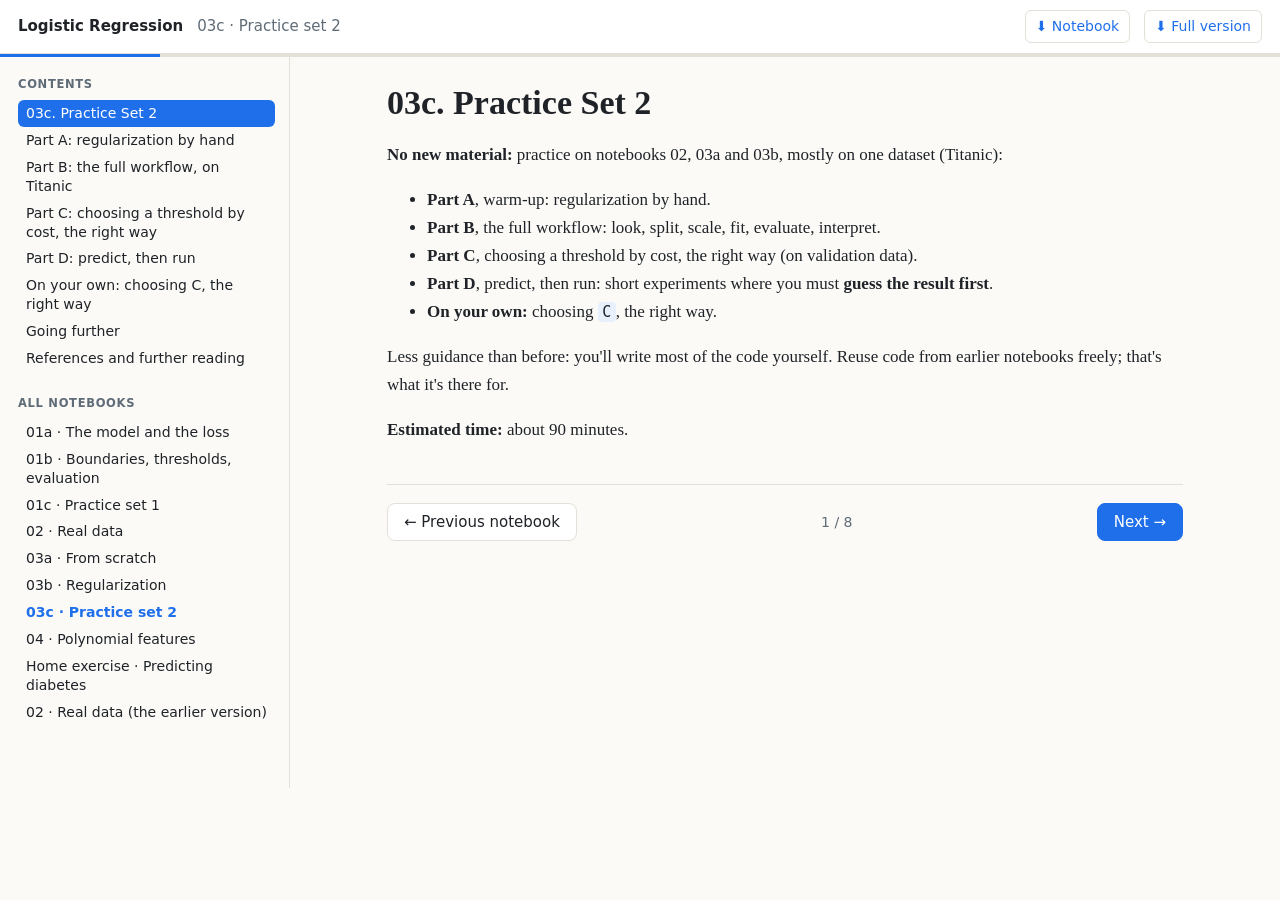
<file: docs/03c.html>
<!DOCTYPE html>
<html lang="en">
<head>
<meta charset="utf-8">
<meta name="viewport" content="width=device-width, initial-scale=1">
<title>03c · Practice set 2 · Logistic Regression</title>
<link rel="stylesheet" href="assets/vendor/katex/katex.min.css">
<link rel="stylesheet" href="assets/style.css">
<link rel="stylesheet" href="assets/code.css">
</head>
<body>
<header class="topbar">
  <button class="menu-btn" aria-label="Show contents" onclick="document.body.classList.toggle('nav-open')">☰</button>
  <a class="home" href="index.html">Logistic Regression</a>
  <span class="nb-title">03c · Practice set 2</span>
  <a class="dl" href="downloads/03c_practice_2_student.ipynb" download>⬇ Notebook</a> <a class="dl" href="downloads/03c_practice_2_full_student.ipynb" download title="the same notebook with all the extra parts">⬇ Full version</a>
</header>
<div class="progress"><div class="progress-bar" id="progress-bar"></div></div>
<div class="layout">
  <nav class="sidebar" id="sidebar"><div class="side-block"><div class="side-head">Contents</div><ol class="toc"><li><a href="#1" data-idx="0">03c. Practice Set 2</a></li><li><a href="#2" data-idx="1">Part A: regularization by hand</a></li><li><a href="#3" data-idx="2">Part B: the full workflow, on Titanic</a></li><li><a href="#4" data-idx="3">Part C: choosing a threshold by cost, the right way</a></li><li><a href="#5" data-idx="4">Part D: predict, then run</a></li><li><a href="#6" data-idx="5">On your own: choosing C, the right way</a></li><li><a href="#7" data-idx="6">Going further</a></li><li><a href="#8" data-idx="7">References and further reading</a></li></ol></div><div class="side-block"><div class="side-head">All notebooks</div><ul class="nbs"><li><a href="01a.html">01a · The model and the loss</a></li><li><a href="01b.html">01b · Boundaries, thresholds, evaluation</a></li><li><a href="01c.html">01c · Practice set 1</a></li><li><a href="02.html">02 · Real data</a></li><li><a href="03a.html">03a · From scratch</a></li><li><a href="03b.html">03b · Regularization</a></li><li class="current"><a href="03c.html">03c · Practice set 2</a></li><li><a href="04.html">04 · Polynomial features</a></li><li><a href="hw.html">Home exercise · Predicting diabetes</a></li><li><a href="02old.html">02 · Real data (the earlier version)</a></li></ul></div></nav>
  <main class="content">
    <article id="page"></article>
    <div class="pager">
      <button id="prev" class="btn">← Previous</button>
      <span id="page-count"></span>
      <button id="next" class="btn primary">Next →</button>
    </div>
  </main>
</div>
<script id="sections" type="application/json">[{"title": "03c. Practice Set 2", "blocks": [{"t": "md", "text": "# 03c. Practice Set 2\n\n**No new material:** practice on notebooks 02, 03a and 03b, mostly on one dataset (Titanic):\n\n- **Part A**, warm-up: regularization by hand.\n- **Part B**, the full workflow: look, split, scale, fit, evaluate, interpret.\n- **Part C**, choosing a threshold by cost, the right way (on validation data).\n- **Part D**, predict, then run: short experiments where you must **guess the result first**.\n- **On your own:** choosing `C`, the right way.\n\nLess guidance than before: you'll write most of the code yourself. Reuse code from earlier notebooks\nfreely; that's what it's there for.\n\n**Estimated time:** about 90 minutes."}], "nav": "03c. Practice Set 2"}, {"title": "Part A: regularization by hand", "blocks": [{"t": "md", "text": "## Part A: regularization by hand\n\n**A1.** A training set has $N = 400$ examples, and we use `LogisticRegression(C=2)`. What is the\ncorresponding $\\lambda$ in our formula $\\text{log-loss} + \\frac{\\lambda}{2}\\|w\\|^2$? Store it in `a1`."}, {"t": "code", "html": "<span class=\"c1\"># YOUR CODE HERE<\/span>\n<span class=\"n\">a1<\/span> <span class=\"o\">=<\/span> <span class=\"kc\">None<\/span>\n<span class=\"n\">check<\/span><span class=\"p\">(<\/span><span class=\"s2\">&quot;A1&quot;<\/span><span class=\"p\">,<\/span> <span class=\"n\">a1<\/span><span class=\"p\">,<\/span> <span class=\"n\">tol<\/span><span class=\"o\">=<\/span><span class=\"mf\">1e-6<\/span><span class=\"p\">)<\/span>\n"}, {"t": "md", "text": "**A2.** A model with **one** feature has $w = 2$ and $b = 0$. There is a single training example,\n$x = 1$, $y = 1$. We use $\\lambda = 0.5$ and $\\eta = 0.1$.\n\n1. Compute the gradient of the **regularized** loss with respect to $w$: $(h - y)\\,x + \\lambda w$.\n2. Compute the new $w$ after one gradient-descent step.\n\nStore them in `a2 = [gradient, new_w]`. Then, in words: the example is predicted **correctly** (with\n$h = \\sigma(2) \\approx 0.88$), yet $w$ went **down**. Why?"}, {"t": "code", "html": "<span class=\"c1\"># YOUR CODE HERE<\/span>\n<span class=\"n\">a2<\/span> <span class=\"o\">=<\/span> <span class=\"kc\">None<\/span>\n<span class=\"nb\">print<\/span><span class=\"p\">(<\/span><span class=\"n\">a2<\/span><span class=\"p\">)<\/span>\n<span class=\"n\">check<\/span><span class=\"p\">(<\/span><span class=\"s2\">&quot;A2&quot;<\/span><span class=\"p\">,<\/span> <span class=\"n\">a2<\/span><span class=\"p\">)<\/span>\n"}, {"t": "md", "text": "✏️ *Answer this one in your notebook.*"}], "nav": "Part A: regularization by hand"}, {"title": "Part B: the full workflow, on Titanic", "blocks": [{"t": "md", "text": "## Part B: the full workflow, on Titanic\n\nThe famous dataset of the Titanic's passengers: who survived the sinking in 1912? Each row is one\npassenger:\n\n- `Pclass`: ticket class, 1 to 3 (1st class is the most expensive);\n- `Sex`;\n- `Age`;\n- `SibSp`: the number of siblings or spouses aboard;\n- `Parch`: the number of parents or children aboard;\n- `Fare`: the ticket price;\n- `Embarked`: the port where they boarded;\n- `Survived`: 1 if they survived.\n\nWe'll use the numeric features, plus `Sex` coded as 0/1. (`Embarked` is a *category* with three values;\nwe'll see how to handle categories in notebook 04.)"}, {"t": "code", "html": "<span class=\"n\">titanic<\/span> <span class=\"o\">=<\/span> <span class=\"n\">pd<\/span><span class=\"o\">.<\/span><span class=\"n\">read_csv<\/span><span class=\"p\">(<\/span><span class=\"s2\">&quot;../data/titanic.csv&quot;<\/span><span class=\"p\">)<\/span>\n<span class=\"n\">titanic<\/span> <span class=\"o\">=<\/span> <span class=\"n\">titanic<\/span><span class=\"o\">.<\/span><span class=\"n\">dropna<\/span><span class=\"p\">(<\/span><span class=\"n\">subset<\/span><span class=\"o\">=<\/span><span class=\"p\">[<\/span><span class=\"s2\">&quot;Fare&quot;<\/span><span class=\"p\">])<\/span>                 <span class=\"c1\"># one incomplete row<\/span>\n<span class=\"n\">titanic<\/span><span class=\"o\">.<\/span><span class=\"n\">head<\/span><span class=\"p\">()<\/span>\n"}, {"t": "html", "html": "<div>\n<style scoped>\n    .dataframe tbody tr th:only-of-type {\n        vertical-align: middle;\n    }\n\n    .dataframe tbody tr th {\n        vertical-align: top;\n    }\n\n    .dataframe thead th {\n        text-align: right;\n    }\n<\/style>\n<table border=\"1\" class=\"dataframe\">\n  <thead>\n    <tr style=\"text-align: right;\">\n      <th><\/th>\n      <th>PassengerId<\/th>\n      <th>Survived<\/th>\n      <th>Pclass<\/th>\n      <th>Sex<\/th>\n      <th>Age<\/th>\n      <th>SibSp<\/th>\n      <th>Parch<\/th>\n      <th>Fare<\/th>\n      <th>Embarked<\/th>\n    <\/tr>\n  <\/thead>\n  <tbody>\n    <tr>\n      <th>0<\/th>\n      <td>1<\/td>\n      <td>0<\/td>\n      <td>3<\/td>\n      <td>male<\/td>\n      <td>22.0<\/td>\n      <td>1<\/td>\n      <td>0<\/td>\n      <td>7.2500<\/td>\n      <td>S<\/td>\n    <\/tr>\n    <tr>\n      <th>1<\/th>\n      <td>2<\/td>\n      <td>1<\/td>\n      <td>1<\/td>\n      <td>female<\/td>\n      <td>38.0<\/td>\n      <td>1<\/td>\n      <td>0<\/td>\n      <td>71.2833<\/td>\n      <td>C<\/td>\n    <\/tr>\n    <tr>\n      <th>2<\/th>\n      <td>3<\/td>\n      <td>1<\/td>\n      <td>3<\/td>\n      <td>female<\/td>\n      <td>26.0<\/td>\n      <td>0<\/td>\n      <td>0<\/td>\n      <td>7.9250<\/td>\n      <td>S<\/td>\n    <\/tr>\n    <tr>\n      <th>3<\/th>\n      <td>4<\/td>\n      <td>1<\/td>\n      <td>1<\/td>\n      <td>female<\/td>\n      <td>35.0<\/td>\n      <td>1<\/td>\n      <td>0<\/td>\n      <td>53.1000<\/td>\n      <td>S<\/td>\n    <\/tr>\n    <tr>\n      <th>4<\/th>\n      <td>5<\/td>\n      <td>0<\/td>\n      <td>3<\/td>\n      <td>male<\/td>\n      <td>35.0<\/td>\n      <td>0<\/td>\n      <td>0<\/td>\n      <td>8.0500<\/td>\n      <td>S<\/td>\n    <\/tr>\n  <\/tbody>\n<\/table>\n<\/div>"}, {"t": "md", "text": "### B1. Look\n\nUsing pandas, compute the survival rate of **women** and of **men**. Store them in\n`b1 = [women_rate, men_rate]`.\n\n*Reminder:* `df[df[\"col\"] == value]` selects rows, and `.mean()` of a 0/1 column is the fraction of 1s.\n(Or, the short way: `df.groupby(\"col\")[\"other\"].mean()`.)\n\nThen also look at the survival rate per `Pclass`. What do you expect the **signs** of the weights of\n`Sex_male` and `Pclass` to be?"}, {"t": "code", "html": "<span class=\"c1\"># YOUR CODE HERE<\/span>\n<span class=\"n\">b1<\/span> <span class=\"o\">=<\/span> <span class=\"kc\">None<\/span>\n<span class=\"nb\">print<\/span><span class=\"p\">(<\/span><span class=\"n\">b1<\/span><span class=\"p\">)<\/span>\n<span class=\"n\">check<\/span><span class=\"p\">(<\/span><span class=\"s2\">&quot;B1&quot;<\/span><span class=\"p\">,<\/span> <span class=\"n\">b1<\/span><span class=\"p\">)<\/span>\n"}, {"t": "md", "text": "✏️ *Answer this one in your notebook.*"}, {"t": "md", "text": "### B2. Split, scale, fit and evaluate\n\nThe features are prepared for you in the next cell. Then **you**:\n\n1. split `X_t, y_t` into a training part and a test part: 25% test, stratified, `random_state=0`. Name\n   them `X_train, X_test, y_train, y_test`, and store their sizes in `b2 = [n_train, n_test]`;\n2. scale them with a `StandardScaler` fitted on the **training** part only. Name the scaled versions\n   `X_train_s, X_test_s`;\n3. fit a `LogisticRegression` (default settings) on the scaled training data, and call it `model`;\n4. on the **test** set, compute the accuracy, the AUC, and the confusion counts. Store\n   `b2_eval = [accuracy, auc, TP, FP, FN, TN]`, and print the `classification_report`."}, {"t": "code", "html": "<span class=\"n\">X_df<\/span> <span class=\"o\">=<\/span> <span class=\"n\">titanic<\/span><span class=\"p\">[[<\/span><span class=\"s2\">&quot;Pclass&quot;<\/span><span class=\"p\">,<\/span> <span class=\"s2\">&quot;Age&quot;<\/span><span class=\"p\">,<\/span> <span class=\"s2\">&quot;SibSp&quot;<\/span><span class=\"p\">,<\/span> <span class=\"s2\">&quot;Parch&quot;<\/span><span class=\"p\">,<\/span> <span class=\"s2\">&quot;Fare&quot;<\/span><span class=\"p\">]]<\/span><span class=\"o\">.<\/span><span class=\"n\">copy<\/span><span class=\"p\">()<\/span>\n<span class=\"n\">X_df<\/span><span class=\"p\">[<\/span><span class=\"s2\">&quot;Age&quot;<\/span><span class=\"p\">]<\/span> <span class=\"o\">=<\/span> <span class=\"n\">X_df<\/span><span class=\"p\">[<\/span><span class=\"s2\">&quot;Age&quot;<\/span><span class=\"p\">]<\/span><span class=\"o\">.<\/span><span class=\"n\">fillna<\/span><span class=\"p\">(<\/span><span class=\"n\">X_df<\/span><span class=\"p\">[<\/span><span class=\"s2\">&quot;Age&quot;<\/span><span class=\"p\">]<\/span><span class=\"o\">.<\/span><span class=\"n\">median<\/span><span class=\"p\">())<\/span>    <span class=\"c1\"># fill in the missing ages<\/span>\n<span class=\"n\">X_df<\/span><span class=\"p\">[<\/span><span class=\"s2\">&quot;Sex_male&quot;<\/span><span class=\"p\">]<\/span> <span class=\"o\">=<\/span> <span class=\"p\">(<\/span><span class=\"n\">titanic<\/span><span class=\"p\">[<\/span><span class=\"s2\">&quot;Sex&quot;<\/span><span class=\"p\">]<\/span> <span class=\"o\">==<\/span> <span class=\"s2\">&quot;male&quot;<\/span><span class=\"p\">)<\/span><span class=\"o\">.<\/span><span class=\"n\">astype<\/span><span class=\"p\">(<\/span><span class=\"nb\">int<\/span><span class=\"p\">)<\/span>  <span class=\"c1\"># 1 = male, 0 = female<\/span>\n<span class=\"n\">feature_names<\/span> <span class=\"o\">=<\/span> <span class=\"nb\">list<\/span><span class=\"p\">(<\/span><span class=\"n\">X_df<\/span><span class=\"o\">.<\/span><span class=\"n\">columns<\/span><span class=\"p\">)<\/span>\n<span class=\"n\">X_t<\/span> <span class=\"o\">=<\/span> <span class=\"n\">X_df<\/span><span class=\"o\">.<\/span><span class=\"n\">values<\/span><span class=\"o\">.<\/span><span class=\"n\">astype<\/span><span class=\"p\">(<\/span><span class=\"nb\">float<\/span><span class=\"p\">)<\/span>\n<span class=\"n\">y_t<\/span> <span class=\"o\">=<\/span> <span class=\"n\">titanic<\/span><span class=\"p\">[<\/span><span class=\"s2\">&quot;Survived&quot;<\/span><span class=\"p\">]<\/span><span class=\"o\">.<\/span><span class=\"n\">values<\/span>\n<span class=\"nb\">print<\/span><span class=\"p\">(<\/span><span class=\"s2\">&quot;X:&quot;<\/span><span class=\"p\">,<\/span> <span class=\"n\">X_t<\/span><span class=\"o\">.<\/span><span class=\"n\">shape<\/span><span class=\"p\">,<\/span> <span class=\"s2\">&quot;  features:&quot;<\/span><span class=\"p\">,<\/span> <span class=\"n\">feature_names<\/span><span class=\"p\">)<\/span>\n"}, {"t": "out", "text": "X: (839, 6)   features: ['Pclass', 'Age', 'SibSp', 'Parch', 'Fare', 'Sex_male']\n"}, {"t": "code", "html": "<span class=\"c1\"># YOUR CODE HERE<\/span>\n<span class=\"n\">b2<\/span> <span class=\"o\">=<\/span> <span class=\"kc\">None<\/span>\n<span class=\"n\">b2_eval<\/span> <span class=\"o\">=<\/span> <span class=\"kc\">None<\/span>\n<span class=\"nb\">print<\/span><span class=\"p\">(<\/span><span class=\"n\">b2<\/span><span class=\"p\">,<\/span> <span class=\"n\">b2_eval<\/span><span class=\"p\">)<\/span>\n<span class=\"n\">check<\/span><span class=\"p\">(<\/span><span class=\"s2\">&quot;B2 split&quot;<\/span><span class=\"p\">,<\/span> <span class=\"n\">b2<\/span><span class=\"p\">)<\/span>\n<span class=\"n\">check<\/span><span class=\"p\">(<\/span><span class=\"s2\">&quot;B2 evaluate&quot;<\/span><span class=\"p\">,<\/span> <span class=\"n\">b2_eval<\/span><span class=\"p\">,<\/span> <span class=\"n\">tol<\/span><span class=\"o\">=<\/span><span class=\"mf\">0.01<\/span><span class=\"p\">)<\/span>\n"}, {"t": "md", "text": "### B3. Interpret\n\nPrint the weights next to the feature names. Which **two** features have the strongest effect (largest\nabsolute weight)? Store their names in `b3`, strongest first. Do the signs match your expectations from\nB1? What does the weight of `Age` say?"}, {"t": "code", "html": "<span class=\"c1\"># YOUR CODE HERE<\/span>\n<span class=\"n\">b3<\/span> <span class=\"o\">=<\/span> <span class=\"kc\">None<\/span>\n<span class=\"nb\">print<\/span><span class=\"p\">(<\/span><span class=\"n\">b3<\/span><span class=\"p\">)<\/span>\n<span class=\"n\">check<\/span><span class=\"p\">(<\/span><span class=\"s2\">&quot;B3&quot;<\/span><span class=\"p\">,<\/span> <span class=\"n\">b3<\/span><span class=\"p\">)<\/span>\n"}, {"t": "md", "text": "✏️ *Answer this one in your notebook.*"}], "nav": "Part B: the full workflow, on Titanic"}, {"title": "Part C: choosing a threshold by cost, the right way", "blocks": [{"t": "md", "text": "## Part C: choosing a threshold by cost, the right way\n\nSuppose (as a thought experiment) that a **missed survivor** (predicting \"died\" for someone who\nsurvived, a false negative) costs **2**, and a **false alarm** (a false positive) costs **1**.\n\n**C1.** Using the formula from 01c, what's the best threshold? Store it in `c1`."}, {"t": "code", "html": "<span class=\"c1\"># YOUR CODE HERE<\/span>\n<span class=\"n\">c1<\/span> <span class=\"o\">=<\/span> <span class=\"kc\">None<\/span>\n<span class=\"n\">check<\/span><span class=\"p\">(<\/span><span class=\"s2\">&quot;C1&quot;<\/span><span class=\"p\">,<\/span> <span class=\"n\">c1<\/span><span class=\"p\">)<\/span>\n"}, {"t": "md", "text": "**C2.** The formula assumes that the model's probabilities are accurate. Let's check it on data.\nBut **not** on the test set: choosing the threshold is a decision, just like choosing `C`, so it must be\nmade on **validation** data (03b, section 4.3).\n\n1. Split the **training** data again: 30% validation, stratified, `random_state=0`. Scale (fit on the\n   new, smaller training part), and fit a model on it.\n2. For every threshold in `np.arange(0.05, 0.96, 0.05)`, compute the total cost on the **validation**\n   part. Plot it.\n3. Which threshold is cheapest? Is it close to the formula's answer?\n4. Now, and only now, use that threshold on the **test** set once, and report its cost there."}, {"t": "code", "html": "<span class=\"c1\"># YOUR CODE HERE<\/span>\n"}, {"t": "md", "text": "✏️ *Answer this one in your notebook.*"}], "nav": "Part C: choosing a threshold by cost, the right way"}, {"title": "Part D: predict, then run", "blocks": [{"t": "md", "text": "## Part D: predict, then run\n\nFor each experiment, **write your prediction first** (in the markdown cell), then run the code and\ncompare. Being wrong is fine; being surprised is how you learn.\n\n**D1.** Train on the scaled Titanic data with `C=0.001`. Predict: what will the weights look like? What\nwill the range of predicted probabilities on the test set be (smallest and largest)?\n\n*My prediction:*"}, {"t": "code", "html": "<span class=\"c1\"># YOUR CODE HERE<\/span>\n"}, {"t": "md", "text": "✏️ *Answer this one in your notebook.*"}, {"t": "md", "text": "**D2.** Remove the feature `Sex_male` (the last column), retrain with default settings, and\ncompute the test AUC. Predict first: will the AUC drop a little (say, from 0.85 to 0.83) or a lot?\n\n*My prediction:*"}, {"t": "code", "html": "<span class=\"c1\"># YOUR CODE HERE<\/span>\n"}, {"t": "md", "text": "✏️ *Answer this one in your notebook.*"}], "nav": "Part D: predict, then run"}, {"title": "On your own: choosing `C`, the right way", "blocks": [{"t": "md", "text": "## On your own: choosing `C`, the right way\n\n**Predict first.** Titanic has $N \\approx 630$ training passengers and only $n = 6$ features.\nCompare that with Ionosphere in 03b (about 160 training examples and 33 features). Before running\nanything: do you expect `C` to matter **a lot** or **a little** here? Why?\n\n**Now check.** *You have:* `X_train`, `y_train`, `X_test`, `y_test` from B2.\n\n1. For $C \\in \\{0.001, 0.01, 0.1, 1, 10, 100, 1000\\}$, average the training and validation **AUC** over\n   10 random training/validation splits of the training data (30% validation, stratified,\n   `random_state` = 0 to 9), scaling inside each split. Plot both against `C`.\n2. Store the `C` with the best average validation AUC in `best_C`.\n3. Train with it on all the training data (scaled), and compute the **test** AUC **once**: store it in\n   `test_auc`."}, {"t": "code", "html": "<span class=\"c1\"># YOUR CODE HERE<\/span>\n<span class=\"n\">best_C<\/span> <span class=\"o\">=<\/span> <span class=\"kc\">None<\/span>\n<span class=\"n\">test_auc<\/span> <span class=\"o\">=<\/span> <span class=\"kc\">None<\/span>\n<span class=\"nb\">print<\/span><span class=\"p\">(<\/span><span class=\"s2\">&quot;chosen C:&quot;<\/span><span class=\"p\">,<\/span> <span class=\"n\">best_C<\/span><span class=\"p\">,<\/span> <span class=\"s2\">&quot;   test AUC:&quot;<\/span><span class=\"p\">,<\/span> <span class=\"n\">test_auc<\/span><span class=\"p\">)<\/span>\n<span class=\"n\">check<\/span><span class=\"p\">(<\/span><span class=\"s2\">&quot;On your own: C&quot;<\/span><span class=\"p\">,<\/span> <span class=\"n\">best_C<\/span><span class=\"p\">)<\/span>\n<span class=\"n\">check<\/span><span class=\"p\">(<\/span><span class=\"s2\">&quot;On your own: test AUC&quot;<\/span><span class=\"p\">,<\/span> <span class=\"n\">test_auc<\/span><span class=\"p\">,<\/span> <span class=\"n\">tol<\/span><span class=\"o\">=<\/span><span class=\"mf\">0.01<\/span><span class=\"p\">)<\/span>\n"}, {"t": "md", "text": "✏️ *Answer this one in your notebook.*"}], "nav": "On your own: choosing C, the right way"}, {"title": "Going further", "blocks": [{"t": "md", "text": "## Going further\n\nThe **full version** of this notebook (`03c_practice_2_full_student.ipynb`) also has these parts, for anyone who wants more:\n\n- A3. Which C gives the softest probabilities?\n- Part C+: your own implementation, once more\n- More predict-then-run: gradient descent on unscaled data\n- More predict-then-run: doubling every feature"}], "nav": "Going further"}, {"title": "References and further reading", "blocks": [{"t": "md", "text": "## References and further reading\n\n- For review: MLU-Explain's\n  [Train, Test, and Validation Sets](https://mlu-explain.github.io/train-test-validation/) and\n  [The Bias-Variance Tradeoff](https://mlu-explain.github.io/bias-variance/).\n- pandas: [Group by: split-apply-combine](https://pandas.pydata.org/docs/user_guide/groupby.html), used\n  in B1."}], "nav": "References and further reading"}]</script>
<script>window.NB = {"id": "03c", "title": "03c · Practice set 2", "prev": {"href": "03b.html", "title": "03b · Regularization"}, "next": {"href": "04.html", "title": "04 · Polynomial features"}};</script>
<script src="assets/vendor/katex/katex.min.js"></script>
<script src="assets/vendor/marked/marked.umd.js"></script>
<script src="assets/widget_data.js"></script>
<script src="assets/widgets.js"></script>
<script src="assets/app.js"></script>
</body>
</html>
</file>
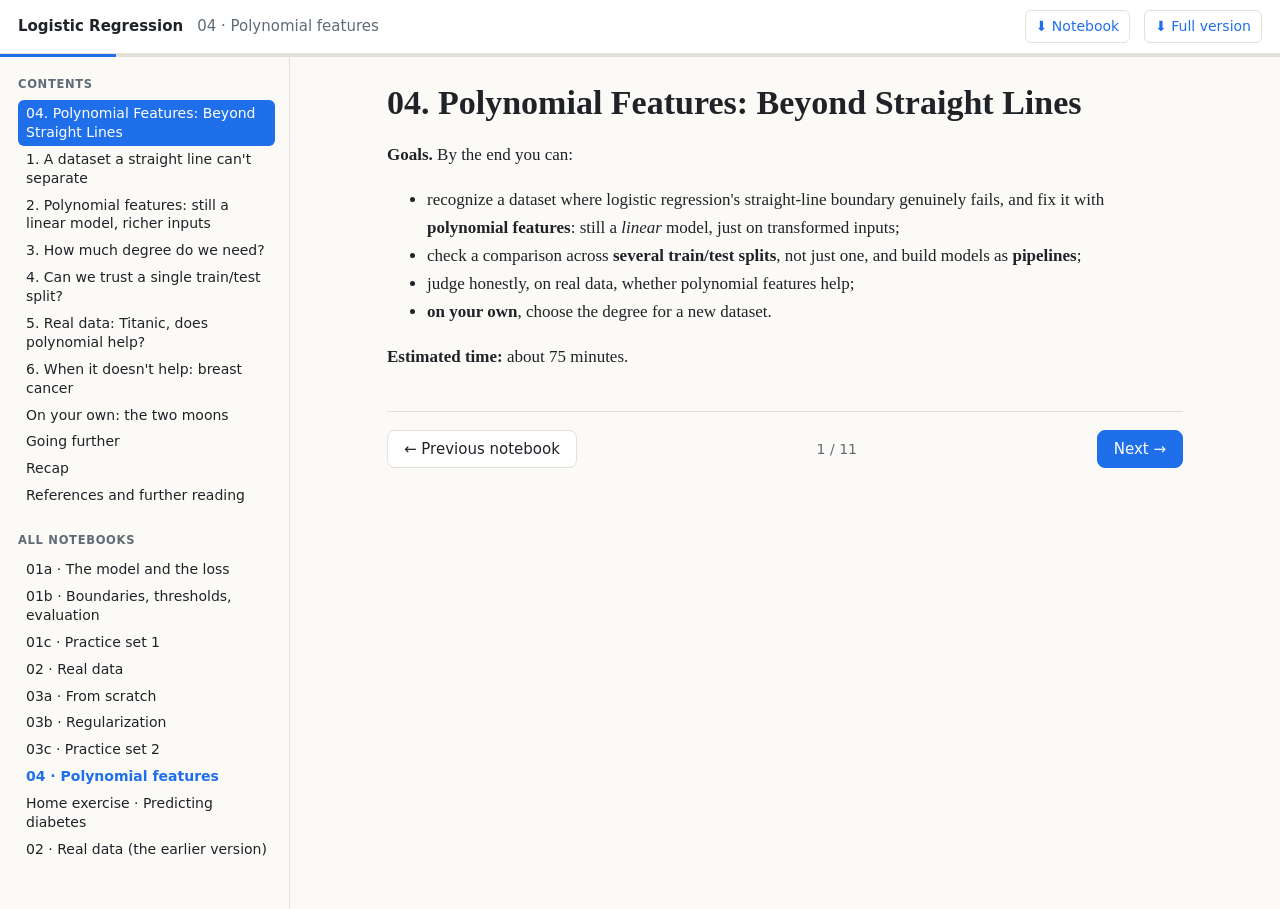
<file: docs/04.html>
<!DOCTYPE html>
<html lang="en">
<head>
<meta charset="utf-8">
<meta name="viewport" content="width=device-width, initial-scale=1">
<title>04 · Polynomial features · Logistic Regression</title>
<link rel="stylesheet" href="assets/vendor/katex/katex.min.css">
<link rel="stylesheet" href="assets/style.css">
<link rel="stylesheet" href="assets/code.css">
</head>
<body>
<header class="topbar">
  <button class="menu-btn" aria-label="Show contents" onclick="document.body.classList.toggle('nav-open')">☰</button>
  <a class="home" href="index.html">Logistic Regression</a>
  <span class="nb-title">04 · Polynomial features</span>
  <a class="dl" href="downloads/04_polynomial_features_student.ipynb" download>⬇ Notebook</a> <a class="dl" href="downloads/04_polynomial_features_full_student.ipynb" download title="the same notebook with all the extra parts">⬇ Full version</a>
</header>
<div class="progress"><div class="progress-bar" id="progress-bar"></div></div>
<div class="layout">
  <nav class="sidebar" id="sidebar"><div class="side-block"><div class="side-head">Contents</div><ol class="toc"><li><a href="#1" data-idx="0">04. Polynomial Features: Beyond Straight Lines</a></li><li><a href="#2" data-idx="1">1. A dataset a straight line can&#x27;t separate</a></li><li><a href="#3" data-idx="2">2. Polynomial features: still a linear model, richer inputs</a></li><li><a href="#4" data-idx="3">3. How much degree do we need?</a></li><li><a href="#5" data-idx="4">4. Can we trust a single train/test split?</a></li><li><a href="#6" data-idx="5">5. Real data: Titanic, does polynomial help?</a></li><li><a href="#7" data-idx="6">6. When it doesn&#x27;t help: breast cancer</a></li><li><a href="#8" data-idx="7">On your own: the two moons</a></li><li><a href="#9" data-idx="8">Going further</a></li><li><a href="#10" data-idx="9">Recap</a></li><li><a href="#11" data-idx="10">References and further reading</a></li></ol></div><div class="side-block"><div class="side-head">All notebooks</div><ul class="nbs"><li><a href="01a.html">01a · The model and the loss</a></li><li><a href="01b.html">01b · Boundaries, thresholds, evaluation</a></li><li><a href="01c.html">01c · Practice set 1</a></li><li><a href="02.html">02 · Real data</a></li><li><a href="03a.html">03a · From scratch</a></li><li><a href="03b.html">03b · Regularization</a></li><li><a href="03c.html">03c · Practice set 2</a></li><li class="current"><a href="04.html">04 · Polynomial features</a></li><li><a href="hw.html">Home exercise · Predicting diabetes</a></li><li><a href="02old.html">02 · Real data (the earlier version)</a></li></ul></div></nav>
  <main class="content">
    <article id="page"></article>
    <div class="pager">
      <button id="prev" class="btn">← Previous</button>
      <span id="page-count"></span>
      <button id="next" class="btn primary">Next →</button>
    </div>
  </main>
</div>
<script id="sections" type="application/json">[{"title": "04. Polynomial Features: Beyond Straight Lines", "blocks": [{"t": "md", "text": "# 04. Polynomial Features: Beyond Straight Lines\n\n**Goals.** By the end you can:\n\n- recognize a dataset where logistic regression's straight-line boundary genuinely fails, and fix it\n  with **polynomial features**: still a *linear* model, just on transformed inputs;\n- check a comparison across **several train/test splits**, not just one, and build models as\n  **pipelines**;\n- judge honestly, on real data, whether polynomial features help;\n- **on your own**, choose the degree for a new dataset.\n\n**Estimated time:** about 75 minutes."}], "nav": "04. Polynomial Features: Beyond Straight Lines"}, {"title": "1. A dataset a straight line can't separate", "blocks": [{"t": "md", "text": "## 1. A dataset a straight line can't separate\n\nEvery decision boundary we've drawn so far has been a straight line, because logistic regression's\nboundary is exactly where $w^T x + b = 0$: linear in $x$. What if the true boundary is a **circle**?"}, {"t": "code", "html": "<span class=\"n\">Xc<\/span><span class=\"p\">,<\/span> <span class=\"n\">yc<\/span> <span class=\"o\">=<\/span> <span class=\"n\">make_circles<\/span><span class=\"p\">(<\/span><span class=\"n\">n_samples<\/span><span class=\"o\">=<\/span><span class=\"mi\">300<\/span><span class=\"p\">,<\/span> <span class=\"n\">noise<\/span><span class=\"o\">=<\/span><span class=\"mf\">0.15<\/span><span class=\"p\">,<\/span> <span class=\"n\">factor<\/span><span class=\"o\">=<\/span><span class=\"mf\">0.4<\/span><span class=\"p\">,<\/span> <span class=\"n\">random_state<\/span><span class=\"o\">=<\/span><span class=\"mi\">42<\/span><span class=\"p\">)<\/span>\n\n<span class=\"n\">plt<\/span><span class=\"o\">.<\/span><span class=\"n\">scatter<\/span><span class=\"p\">(<\/span><span class=\"n\">Xc<\/span><span class=\"p\">[:,<\/span> <span class=\"mi\">0<\/span><span class=\"p\">],<\/span> <span class=\"n\">Xc<\/span><span class=\"p\">[:,<\/span> <span class=\"mi\">1<\/span><span class=\"p\">],<\/span> <span class=\"n\">c<\/span><span class=\"o\">=<\/span><span class=\"n\">yc<\/span><span class=\"p\">,<\/span> <span class=\"n\">cmap<\/span><span class=\"o\">=<\/span><span class=\"s2\">&quot;coolwarm&quot;<\/span><span class=\"p\">,<\/span> <span class=\"n\">edgecolor<\/span><span class=\"o\">=<\/span><span class=\"s2\">&quot;k&quot;<\/span><span class=\"p\">)<\/span>\n<span class=\"n\">plt<\/span><span class=\"o\">.<\/span><span class=\"n\">title<\/span><span class=\"p\">(<\/span><span class=\"s2\">&quot;Two classes separated by a circle, not a line&quot;<\/span><span class=\"p\">)<\/span>\n<span class=\"n\">plt<\/span><span class=\"o\">.<\/span><span class=\"n\">xlabel<\/span><span class=\"p\">(<\/span><span class=\"s2\">&quot;feature 1&quot;<\/span><span class=\"p\">);<\/span> <span class=\"n\">plt<\/span><span class=\"o\">.<\/span><span class=\"n\">ylabel<\/span><span class=\"p\">(<\/span><span class=\"s2\">&quot;feature 2&quot;<\/span><span class=\"p\">)<\/span>\n<span class=\"n\">plt<\/span><span class=\"o\">.<\/span><span class=\"n\">show<\/span><span class=\"p\">()<\/span>\n"}, {"t": "img", "src": "img/04_001.png"}, {"t": "code", "html": "<span class=\"n\">Xtr<\/span><span class=\"p\">,<\/span> <span class=\"n\">Xte<\/span><span class=\"p\">,<\/span> <span class=\"n\">ytr<\/span><span class=\"p\">,<\/span> <span class=\"n\">yte<\/span> <span class=\"o\">=<\/span> <span class=\"n\">train_test_split<\/span><span class=\"p\">(<\/span><span class=\"n\">Xc<\/span><span class=\"p\">,<\/span> <span class=\"n\">yc<\/span><span class=\"p\">,<\/span> <span class=\"n\">test_size<\/span><span class=\"o\">=<\/span><span class=\"mf\">0.3<\/span><span class=\"p\">,<\/span> <span class=\"n\">random_state<\/span><span class=\"o\">=<\/span><span class=\"mi\">42<\/span><span class=\"p\">,<\/span> <span class=\"n\">stratify<\/span><span class=\"o\">=<\/span><span class=\"n\">yc<\/span><span class=\"p\">)<\/span>\n\n<span class=\"n\">clf_lin<\/span> <span class=\"o\">=<\/span> <span class=\"n\">LogisticRegression<\/span><span class=\"p\">()<\/span><span class=\"o\">.<\/span><span class=\"n\">fit<\/span><span class=\"p\">(<\/span><span class=\"n\">Xtr<\/span><span class=\"p\">,<\/span> <span class=\"n\">ytr<\/span><span class=\"p\">)<\/span>\n<span class=\"nb\">print<\/span><span class=\"p\">(<\/span><span class=\"s2\">&quot;plain logistic regression test accuracy:&quot;<\/span><span class=\"p\">,<\/span> <span class=\"n\">clf_lin<\/span><span class=\"o\">.<\/span><span class=\"n\">score<\/span><span class=\"p\">(<\/span><span class=\"n\">Xte<\/span><span class=\"p\">,<\/span> <span class=\"n\">yte<\/span><span class=\"p\">))<\/span>\n"}, {"t": "out", "text": "plain logistic regression test accuracy: 0.45555555555555555\n"}, {"t": "md", "text": "No better than a coin flip (below 50%!), because no straight line can meaningfully separate a ring\nfrom the disk inside it. Let's see the (useless) boundary it found."}, {"t": "code", "html": "<span class=\"k\">def<\/span><span class=\"w\"> <\/span><span class=\"nf\">plot_boundary<\/span><span class=\"p\">(<\/span><span class=\"n\">predict_fn<\/span><span class=\"p\">,<\/span> <span class=\"n\">X<\/span><span class=\"p\">,<\/span> <span class=\"n\">y<\/span><span class=\"p\">,<\/span> <span class=\"n\">ax<\/span><span class=\"o\">=<\/span><span class=\"kc\">None<\/span><span class=\"p\">,<\/span> <span class=\"n\">title<\/span><span class=\"o\">=<\/span><span class=\"s2\">&quot;&quot;<\/span><span class=\"p\">):<\/span>\n    <span class=\"c1\"># colour the plane by the predicted probability, and draw the 0.5 boundary<\/span>\n    <span class=\"k\">if<\/span> <span class=\"n\">ax<\/span> <span class=\"ow\">is<\/span> <span class=\"kc\">None<\/span><span class=\"p\">:<\/span>\n        <span class=\"n\">fig<\/span><span class=\"p\">,<\/span> <span class=\"n\">ax<\/span> <span class=\"o\">=<\/span> <span class=\"n\">plt<\/span><span class=\"o\">.<\/span><span class=\"n\">subplots<\/span><span class=\"p\">(<\/span><span class=\"n\">figsize<\/span><span class=\"o\">=<\/span><span class=\"p\">(<\/span><span class=\"mi\">6<\/span><span class=\"p\">,<\/span> <span class=\"mi\">5<\/span><span class=\"p\">))<\/span>\n    <span class=\"n\">x1_min<\/span><span class=\"p\">,<\/span> <span class=\"n\">x1_max<\/span> <span class=\"o\">=<\/span> <span class=\"n\">X<\/span><span class=\"p\">[:,<\/span> <span class=\"mi\">0<\/span><span class=\"p\">]<\/span><span class=\"o\">.<\/span><span class=\"n\">min<\/span><span class=\"p\">()<\/span> <span class=\"o\">-<\/span> <span class=\"mf\">0.5<\/span><span class=\"p\">,<\/span> <span class=\"n\">X<\/span><span class=\"p\">[:,<\/span> <span class=\"mi\">0<\/span><span class=\"p\">]<\/span><span class=\"o\">.<\/span><span class=\"n\">max<\/span><span class=\"p\">()<\/span> <span class=\"o\">+<\/span> <span class=\"mf\">0.5<\/span>\n    <span class=\"n\">x2_min<\/span><span class=\"p\">,<\/span> <span class=\"n\">x2_max<\/span> <span class=\"o\">=<\/span> <span class=\"n\">X<\/span><span class=\"p\">[:,<\/span> <span class=\"mi\">1<\/span><span class=\"p\">]<\/span><span class=\"o\">.<\/span><span class=\"n\">min<\/span><span class=\"p\">()<\/span> <span class=\"o\">-<\/span> <span class=\"mf\">0.5<\/span><span class=\"p\">,<\/span> <span class=\"n\">X<\/span><span class=\"p\">[:,<\/span> <span class=\"mi\">1<\/span><span class=\"p\">]<\/span><span class=\"o\">.<\/span><span class=\"n\">max<\/span><span class=\"p\">()<\/span> <span class=\"o\">+<\/span> <span class=\"mf\">0.5<\/span>\n    <span class=\"n\">xx1<\/span><span class=\"p\">,<\/span> <span class=\"n\">xx2<\/span> <span class=\"o\">=<\/span> <span class=\"n\">np<\/span><span class=\"o\">.<\/span><span class=\"n\">meshgrid<\/span><span class=\"p\">(<\/span><span class=\"n\">np<\/span><span class=\"o\">.<\/span><span class=\"n\">linspace<\/span><span class=\"p\">(<\/span><span class=\"n\">x1_min<\/span><span class=\"p\">,<\/span> <span class=\"n\">x1_max<\/span><span class=\"p\">,<\/span> <span class=\"mi\">300<\/span><span class=\"p\">),<\/span> <span class=\"n\">np<\/span><span class=\"o\">.<\/span><span class=\"n\">linspace<\/span><span class=\"p\">(<\/span><span class=\"n\">x2_min<\/span><span class=\"p\">,<\/span> <span class=\"n\">x2_max<\/span><span class=\"p\">,<\/span> <span class=\"mi\">300<\/span><span class=\"p\">))<\/span>\n    <span class=\"n\">grid<\/span> <span class=\"o\">=<\/span> <span class=\"n\">np<\/span><span class=\"o\">.<\/span><span class=\"n\">c_<\/span><span class=\"p\">[<\/span><span class=\"n\">xx1<\/span><span class=\"o\">.<\/span><span class=\"n\">ravel<\/span><span class=\"p\">(),<\/span> <span class=\"n\">xx2<\/span><span class=\"o\">.<\/span><span class=\"n\">ravel<\/span><span class=\"p\">()]<\/span>\n    <span class=\"n\">probs<\/span> <span class=\"o\">=<\/span> <span class=\"n\">predict_fn<\/span><span class=\"p\">(<\/span><span class=\"n\">grid<\/span><span class=\"p\">)<\/span><span class=\"o\">.<\/span><span class=\"n\">reshape<\/span><span class=\"p\">(<\/span><span class=\"n\">xx1<\/span><span class=\"o\">.<\/span><span class=\"n\">shape<\/span><span class=\"p\">)<\/span>\n    <span class=\"n\">cs<\/span> <span class=\"o\">=<\/span> <span class=\"n\">ax<\/span><span class=\"o\">.<\/span><span class=\"n\">contourf<\/span><span class=\"p\">(<\/span><span class=\"n\">xx1<\/span><span class=\"p\">,<\/span> <span class=\"n\">xx2<\/span><span class=\"p\">,<\/span> <span class=\"n\">probs<\/span><span class=\"p\">,<\/span> <span class=\"n\">levels<\/span><span class=\"o\">=<\/span><span class=\"mi\">20<\/span><span class=\"p\">,<\/span> <span class=\"n\">cmap<\/span><span class=\"o\">=<\/span><span class=\"s2\">&quot;coolwarm&quot;<\/span><span class=\"p\">,<\/span> <span class=\"n\">alpha<\/span><span class=\"o\">=<\/span><span class=\"mf\">0.65<\/span><span class=\"p\">)<\/span>\n    <span class=\"n\">ax<\/span><span class=\"o\">.<\/span><span class=\"n\">contour<\/span><span class=\"p\">(<\/span><span class=\"n\">xx1<\/span><span class=\"p\">,<\/span> <span class=\"n\">xx2<\/span><span class=\"p\">,<\/span> <span class=\"n\">probs<\/span><span class=\"p\">,<\/span> <span class=\"n\">levels<\/span><span class=\"o\">=<\/span><span class=\"p\">[<\/span><span class=\"mf\">0.5<\/span><span class=\"p\">],<\/span> <span class=\"n\">colors<\/span><span class=\"o\">=<\/span><span class=\"s2\">&quot;black&quot;<\/span><span class=\"p\">,<\/span> <span class=\"n\">linewidths<\/span><span class=\"o\">=<\/span><span class=\"mf\">2.5<\/span><span class=\"p\">)<\/span>\n    <span class=\"n\">ax<\/span><span class=\"o\">.<\/span><span class=\"n\">scatter<\/span><span class=\"p\">(<\/span><span class=\"n\">X<\/span><span class=\"p\">[:,<\/span> <span class=\"mi\">0<\/span><span class=\"p\">],<\/span> <span class=\"n\">X<\/span><span class=\"p\">[:,<\/span> <span class=\"mi\">1<\/span><span class=\"p\">],<\/span> <span class=\"n\">c<\/span><span class=\"o\">=<\/span><span class=\"n\">y<\/span><span class=\"p\">,<\/span> <span class=\"n\">cmap<\/span><span class=\"o\">=<\/span><span class=\"s2\">&quot;coolwarm&quot;<\/span><span class=\"p\">,<\/span> <span class=\"n\">edgecolor<\/span><span class=\"o\">=<\/span><span class=\"s2\">&quot;k&quot;<\/span><span class=\"p\">)<\/span>\n    <span class=\"n\">ax<\/span><span class=\"o\">.<\/span><span class=\"n\">set_title<\/span><span class=\"p\">(<\/span><span class=\"n\">title<\/span><span class=\"p\">)<\/span>\n    <span class=\"k\">return<\/span> <span class=\"n\">cs<\/span>\n\n<span class=\"n\">plot_boundary<\/span><span class=\"p\">(<\/span><span class=\"k\">lambda<\/span> <span class=\"n\">g<\/span><span class=\"p\">:<\/span> <span class=\"n\">clf_lin<\/span><span class=\"o\">.<\/span><span class=\"n\">predict_proba<\/span><span class=\"p\">(<\/span><span class=\"n\">g<\/span><span class=\"p\">)[:,<\/span> <span class=\"mi\">1<\/span><span class=\"p\">],<\/span> <span class=\"n\">Xc<\/span><span class=\"p\">,<\/span> <span class=\"n\">yc<\/span><span class=\"p\">,<\/span> <span class=\"n\">title<\/span><span class=\"o\">=<\/span><span class=\"s2\">&quot;Plain logistic regression: a straight line can&#39;t do this&quot;<\/span><span class=\"p\">)<\/span>\n<span class=\"n\">plt<\/span><span class=\"o\">.<\/span><span class=\"n\">show<\/span><span class=\"p\">()<\/span>\n"}, {"t": "img", "src": "img/04_002.png"}, {"t": "md", "text": "**Try it yourself, before reading on:** we're only allowed a *linear* model, but what if we engineer\nnew features first? Is there a transformation of $(x_1, x_2)$ under which \"inside vs. outside a circle\"\nbecomes a *linear* condition? (Hint: the equation of a circle is $x_1^2 + x_2^2 = r^2$. What does that\nlook like if you treat $x_1^2$ and $x_2^2$ as new features?)\n\n✏️ *Answer this one in your notebook.*"}], "nav": "1. A dataset a straight line can't separate"}, {"title": "2. Polynomial features: still a linear model, richer inputs", "blocks": [{"t": "md", "text": "## 2. Polynomial features: still a linear model, richer inputs\n\nThe trick: instead of feeding $(x_1, x_2)$ into logistic regression, feed in\n$(x_1, x_2, x_1^2, x_1 x_2, x_2^2, \\dots)$: every monomial up to some degree. Logistic regression still\nonly ever draws a **linear** boundary, but now it's linear *in the new, expanded feature space*, which\ncorresponds to a **curved** boundary back in the original $(x_1, x_2)$ space. sklearn's\n`PolynomialFeatures` builds these new columns for us."}, {"t": "code", "html": "<span class=\"n\">poly<\/span> <span class=\"o\">=<\/span> <span class=\"n\">PolynomialFeatures<\/span><span class=\"p\">(<\/span><span class=\"n\">degree<\/span><span class=\"o\">=<\/span><span class=\"mi\">2<\/span><span class=\"p\">,<\/span> <span class=\"n\">include_bias<\/span><span class=\"o\">=<\/span><span class=\"kc\">False<\/span><span class=\"p\">)<\/span>\n<span class=\"n\">Xtr_p<\/span> <span class=\"o\">=<\/span> <span class=\"n\">poly<\/span><span class=\"o\">.<\/span><span class=\"n\">fit_transform<\/span><span class=\"p\">(<\/span><span class=\"n\">Xtr<\/span><span class=\"p\">)<\/span>\n<span class=\"n\">Xte_p<\/span> <span class=\"o\">=<\/span> <span class=\"n\">poly<\/span><span class=\"o\">.<\/span><span class=\"n\">transform<\/span><span class=\"p\">(<\/span><span class=\"n\">Xte<\/span><span class=\"p\">)<\/span>\n\n<span class=\"nb\">print<\/span><span class=\"p\">(<\/span><span class=\"s2\">&quot;original feature count:&quot;<\/span><span class=\"p\">,<\/span> <span class=\"n\">Xtr<\/span><span class=\"o\">.<\/span><span class=\"n\">shape<\/span><span class=\"p\">[<\/span><span class=\"mi\">1<\/span><span class=\"p\">])<\/span>\n<span class=\"nb\">print<\/span><span class=\"p\">(<\/span><span class=\"s2\">&quot;degree-2 polynomial feature count:&quot;<\/span><span class=\"p\">,<\/span> <span class=\"n\">Xtr_p<\/span><span class=\"o\">.<\/span><span class=\"n\">shape<\/span><span class=\"p\">[<\/span><span class=\"mi\">1<\/span><span class=\"p\">])<\/span>\n<span class=\"nb\">print<\/span><span class=\"p\">(<\/span><span class=\"s2\">&quot;new feature names:&quot;<\/span><span class=\"p\">,<\/span> <span class=\"n\">poly<\/span><span class=\"o\">.<\/span><span class=\"n\">get_feature_names_out<\/span><span class=\"p\">([<\/span><span class=\"s2\">&quot;x1&quot;<\/span><span class=\"p\">,<\/span> <span class=\"s2\">&quot;x2&quot;<\/span><span class=\"p\">]))<\/span>\n\n<span class=\"n\">clf_poly<\/span> <span class=\"o\">=<\/span> <span class=\"n\">LogisticRegression<\/span><span class=\"p\">(<\/span><span class=\"n\">max_iter<\/span><span class=\"o\">=<\/span><span class=\"mi\">5000<\/span><span class=\"p\">)<\/span><span class=\"o\">.<\/span><span class=\"n\">fit<\/span><span class=\"p\">(<\/span><span class=\"n\">Xtr_p<\/span><span class=\"p\">,<\/span> <span class=\"n\">ytr<\/span><span class=\"p\">)<\/span>\n<span class=\"nb\">print<\/span><span class=\"p\">(<\/span><span class=\"s2\">&quot;degree-2 test accuracy:&quot;<\/span><span class=\"p\">,<\/span> <span class=\"n\">clf_poly<\/span><span class=\"o\">.<\/span><span class=\"n\">score<\/span><span class=\"p\">(<\/span><span class=\"n\">Xte_p<\/span><span class=\"p\">,<\/span> <span class=\"n\">yte<\/span><span class=\"p\">))<\/span>\n"}, {"t": "out", "text": "original feature count: 2\ndegree-2 polynomial feature count: 5\nnew feature names: ['x1' 'x2' 'x1^2' 'x1 x2' 'x2^2']\ndegree-2 test accuracy: 1.0\n"}, {"t": "code", "html": "<span class=\"n\">plot_boundary<\/span><span class=\"p\">(<\/span><span class=\"k\">lambda<\/span> <span class=\"n\">g<\/span><span class=\"p\">:<\/span> <span class=\"n\">clf_poly<\/span><span class=\"o\">.<\/span><span class=\"n\">predict_proba<\/span><span class=\"p\">(<\/span><span class=\"n\">poly<\/span><span class=\"o\">.<\/span><span class=\"n\">transform<\/span><span class=\"p\">(<\/span><span class=\"n\">g<\/span><span class=\"p\">))[:,<\/span> <span class=\"mi\">1<\/span><span class=\"p\">],<\/span> <span class=\"n\">Xc<\/span><span class=\"p\">,<\/span> <span class=\"n\">yc<\/span><span class=\"p\">,<\/span>\n              <span class=\"n\">title<\/span><span class=\"o\">=<\/span><span class=\"s2\">&quot;Logistic regression + degree-2 polynomial features&quot;<\/span><span class=\"p\">)<\/span>\n<span class=\"n\">plt<\/span><span class=\"o\">.<\/span><span class=\"n\">show<\/span><span class=\"p\">()<\/span>\n"}, {"t": "img", "src": "img/04_003.png"}, {"t": "md", "text": "A genuinely curved boundary, from a model that is, underneath, still just a linear classifier on an\nexpanded set of features.\n\n### Exercise 2.A\n\nHow many features does `PolynomialFeatures(degree=3, include_bias=False)` make from 2 features?\n**Write them down by hand first** ($x_1, x_2, x_1^2, \\dots$), then store the number in `n_degree3` and\ncheck it with `PolynomialFeatures`."}, {"t": "code", "html": "<span class=\"c1\"># YOUR CODE HERE<\/span>\n<span class=\"n\">n_degree3<\/span> <span class=\"o\">=<\/span> <span class=\"kc\">None<\/span>\n<span class=\"n\">check<\/span><span class=\"p\">(<\/span><span class=\"s2\">&quot;2.A&quot;<\/span><span class=\"p\">,<\/span> <span class=\"n\">n_degree3<\/span><span class=\"p\">)<\/span>\n"}], "nav": "2. Polynomial features: still a linear model, richer inputs"}, {"title": "3. How much degree do we need?", "blocks": [{"t": "md", "text": "## 3. How much degree do we need?\n\nMore degree means a more flexible boundary, but also more parameters to fit (a risk of overfitting)\nand more computation. Let's sweep the degree and look at training vs. test accuracy."}, {"t": "code", "html": "<span class=\"n\">degrees<\/span> <span class=\"o\">=<\/span> <span class=\"p\">[<\/span><span class=\"mi\">1<\/span><span class=\"p\">,<\/span> <span class=\"mi\">2<\/span><span class=\"p\">,<\/span> <span class=\"mi\">3<\/span><span class=\"p\">,<\/span> <span class=\"mi\">4<\/span><span class=\"p\">,<\/span> <span class=\"mi\">6<\/span><span class=\"p\">,<\/span> <span class=\"mi\">8<\/span><span class=\"p\">]<\/span>\n<span class=\"n\">train_accs<\/span><span class=\"p\">,<\/span> <span class=\"n\">test_accs<\/span><span class=\"p\">,<\/span> <span class=\"n\">n_feats<\/span> <span class=\"o\">=<\/span> <span class=\"p\">[],<\/span> <span class=\"p\">[],<\/span> <span class=\"p\">[]<\/span>\n\n<span class=\"k\">for<\/span> <span class=\"n\">d<\/span> <span class=\"ow\">in<\/span> <span class=\"n\">degrees<\/span><span class=\"p\">:<\/span>\n    <span class=\"n\">p<\/span> <span class=\"o\">=<\/span> <span class=\"n\">PolynomialFeatures<\/span><span class=\"p\">(<\/span><span class=\"n\">degree<\/span><span class=\"o\">=<\/span><span class=\"n\">d<\/span><span class=\"p\">,<\/span> <span class=\"n\">include_bias<\/span><span class=\"o\">=<\/span><span class=\"kc\">False<\/span><span class=\"p\">)<\/span>\n    <span class=\"n\">Xtr_d<\/span> <span class=\"o\">=<\/span> <span class=\"n\">p<\/span><span class=\"o\">.<\/span><span class=\"n\">fit_transform<\/span><span class=\"p\">(<\/span><span class=\"n\">Xtr<\/span><span class=\"p\">)<\/span>\n    <span class=\"n\">Xte_d<\/span> <span class=\"o\">=<\/span> <span class=\"n\">p<\/span><span class=\"o\">.<\/span><span class=\"n\">transform<\/span><span class=\"p\">(<\/span><span class=\"n\">Xte<\/span><span class=\"p\">)<\/span>\n    <span class=\"n\">clf_d<\/span> <span class=\"o\">=<\/span> <span class=\"n\">LogisticRegression<\/span><span class=\"p\">(<\/span><span class=\"n\">max_iter<\/span><span class=\"o\">=<\/span><span class=\"mi\">5000<\/span><span class=\"p\">)<\/span><span class=\"o\">.<\/span><span class=\"n\">fit<\/span><span class=\"p\">(<\/span><span class=\"n\">Xtr_d<\/span><span class=\"p\">,<\/span> <span class=\"n\">ytr<\/span><span class=\"p\">)<\/span>\n    <span class=\"n\">train_accs<\/span><span class=\"o\">.<\/span><span class=\"n\">append<\/span><span class=\"p\">(<\/span><span class=\"n\">clf_d<\/span><span class=\"o\">.<\/span><span class=\"n\">score<\/span><span class=\"p\">(<\/span><span class=\"n\">Xtr_d<\/span><span class=\"p\">,<\/span> <span class=\"n\">ytr<\/span><span class=\"p\">))<\/span>\n    <span class=\"n\">test_accs<\/span><span class=\"o\">.<\/span><span class=\"n\">append<\/span><span class=\"p\">(<\/span><span class=\"n\">clf_d<\/span><span class=\"o\">.<\/span><span class=\"n\">score<\/span><span class=\"p\">(<\/span><span class=\"n\">Xte_d<\/span><span class=\"p\">,<\/span> <span class=\"n\">yte<\/span><span class=\"p\">))<\/span>\n    <span class=\"n\">n_feats<\/span><span class=\"o\">.<\/span><span class=\"n\">append<\/span><span class=\"p\">(<\/span><span class=\"n\">Xtr_d<\/span><span class=\"o\">.<\/span><span class=\"n\">shape<\/span><span class=\"p\">[<\/span><span class=\"mi\">1<\/span><span class=\"p\">])<\/span>\n\n<span class=\"k\">for<\/span> <span class=\"n\">d<\/span><span class=\"p\">,<\/span> <span class=\"n\">tr<\/span><span class=\"p\">,<\/span> <span class=\"n\">te<\/span><span class=\"p\">,<\/span> <span class=\"n\">nf<\/span> <span class=\"ow\">in<\/span> <span class=\"nb\">zip<\/span><span class=\"p\">(<\/span><span class=\"n\">degrees<\/span><span class=\"p\">,<\/span> <span class=\"n\">train_accs<\/span><span class=\"p\">,<\/span> <span class=\"n\">test_accs<\/span><span class=\"p\">,<\/span> <span class=\"n\">n_feats<\/span><span class=\"p\">):<\/span>\n    <span class=\"nb\">print<\/span><span class=\"p\">(<\/span><span class=\"sa\">f<\/span><span class=\"s2\">&quot;degree=<\/span><span class=\"si\">{<\/span><span class=\"n\">d<\/span><span class=\"si\">:<\/span><span class=\"s2\">&lt;3<\/span><span class=\"si\">}<\/span><span class=\"s2\"> n_features=<\/span><span class=\"si\">{<\/span><span class=\"n\">nf<\/span><span class=\"si\">:<\/span><span class=\"s2\">&lt;4<\/span><span class=\"si\">}<\/span><span class=\"s2\"> train_acc=<\/span><span class=\"si\">{<\/span><span class=\"n\">tr<\/span><span class=\"si\">:<\/span><span class=\"s2\">.3f<\/span><span class=\"si\">}<\/span><span class=\"s2\">  test_acc=<\/span><span class=\"si\">{<\/span><span class=\"n\">te<\/span><span class=\"si\">:<\/span><span class=\"s2\">.3f<\/span><span class=\"si\">}<\/span><span class=\"s2\">&quot;<\/span><span class=\"p\">)<\/span>\n\n<span class=\"n\">plt<\/span><span class=\"o\">.<\/span><span class=\"n\">plot<\/span><span class=\"p\">(<\/span><span class=\"n\">degrees<\/span><span class=\"p\">,<\/span> <span class=\"n\">train_accs<\/span><span class=\"p\">,<\/span> <span class=\"s2\">&quot;o-&quot;<\/span><span class=\"p\">,<\/span> <span class=\"n\">label<\/span><span class=\"o\">=<\/span><span class=\"s2\">&quot;train accuracy&quot;<\/span><span class=\"p\">)<\/span>\n<span class=\"n\">plt<\/span><span class=\"o\">.<\/span><span class=\"n\">plot<\/span><span class=\"p\">(<\/span><span class=\"n\">degrees<\/span><span class=\"p\">,<\/span> <span class=\"n\">test_accs<\/span><span class=\"p\">,<\/span> <span class=\"s2\">&quot;o-&quot;<\/span><span class=\"p\">,<\/span> <span class=\"n\">label<\/span><span class=\"o\">=<\/span><span class=\"s2\">&quot;test accuracy&quot;<\/span><span class=\"p\">)<\/span>\n<span class=\"n\">plt<\/span><span class=\"o\">.<\/span><span class=\"n\">xlabel<\/span><span class=\"p\">(<\/span><span class=\"s2\">&quot;polynomial degree&quot;<\/span><span class=\"p\">);<\/span> <span class=\"n\">plt<\/span><span class=\"o\">.<\/span><span class=\"n\">ylabel<\/span><span class=\"p\">(<\/span><span class=\"s2\">&quot;accuracy&quot;<\/span><span class=\"p\">)<\/span>\n<span class=\"n\">plt<\/span><span class=\"o\">.<\/span><span class=\"n\">title<\/span><span class=\"p\">(<\/span><span class=\"s2\">&quot;Degree vs. accuracy on the circle dataset&quot;<\/span><span class=\"p\">)<\/span>\n<span class=\"n\">plt<\/span><span class=\"o\">.<\/span><span class=\"n\">legend<\/span><span class=\"p\">()<\/span>\n<span class=\"n\">plt<\/span><span class=\"o\">.<\/span><span class=\"n\">show<\/span><span class=\"p\">()<\/span>\n"}, {"t": "out", "text": "degree=1   n_features=2    train_acc=0.500  test_acc=0.456\ndegree=2   n_features=5    train_acc=0.957  test_acc=1.000\ndegree=3   n_features=9    train_acc=0.952  test_acc=1.000\ndegree=4   n_features=14   train_acc=0.938  test_acc=1.000\ndegree=6   n_features=27   train_acc=0.929  test_acc=1.000\ndegree=8   n_features=44   train_acc=0.929  test_acc=1.000\n"}, {"t": "img", "src": "img/04_004.png"}, {"t": "md", "text": "Degree 1 (no transformation) fails; degree 2 already solves it almost perfectly, because the *true*\nboundary really is a degree-2 curve (a circle). Going well beyond the true degree doesn't buy us\nanything here and, on noisier or smaller datasets, would start fitting noise instead of signal: the\nclassic **overfitting** trade-off. (Remember from 03b: sklearn's `LogisticRegression` applies L2\nregularization by default, through `C`, which is the standard way to keep a high-degree polynomial\nmodel from overfitting; a smaller `C` means stronger regularization.)"}], "nav": "3. How much degree do we need?"}, {"title": "4. Can we trust a *single* train/test split?", "blocks": [{"t": "md", "text": "## 4. Can we trust a *single* train/test split?\n\nSo far every improvement we've looked at (circles: from below 50% to 100% on the test set) has been huge and\nobvious; one split was plenty to see it. On real data the improvement from polynomial features is\noften much smaller, sometimes just a couple of percentage points. Before we compare models that\nclosely, let's check: how much does accuracy change just from **which random split** we happen to use,\nwith everything else held fixed?"}, {"t": "code", "html": "<span class=\"c1\"># Same model, same data, same everything, except the random train/test split.<\/span>\n<span class=\"n\">accs<\/span> <span class=\"o\">=<\/span> <span class=\"p\">[]<\/span>\n<span class=\"k\">for<\/span> <span class=\"n\">seed<\/span> <span class=\"ow\">in<\/span> <span class=\"nb\">range<\/span><span class=\"p\">(<\/span><span class=\"mi\">10<\/span><span class=\"p\">):<\/span>\n    <span class=\"n\">Xtr_s<\/span><span class=\"p\">,<\/span> <span class=\"n\">Xte_s<\/span><span class=\"p\">,<\/span> <span class=\"n\">ytr_s<\/span><span class=\"p\">,<\/span> <span class=\"n\">yte_s<\/span> <span class=\"o\">=<\/span> <span class=\"n\">train_test_split<\/span><span class=\"p\">(<\/span><span class=\"n\">Xc<\/span><span class=\"p\">,<\/span> <span class=\"n\">yc<\/span><span class=\"p\">,<\/span> <span class=\"n\">test_size<\/span><span class=\"o\">=<\/span><span class=\"mf\">0.3<\/span><span class=\"p\">,<\/span> <span class=\"n\">random_state<\/span><span class=\"o\">=<\/span><span class=\"n\">seed<\/span><span class=\"p\">,<\/span> <span class=\"n\">stratify<\/span><span class=\"o\">=<\/span><span class=\"n\">yc<\/span><span class=\"p\">)<\/span>\n    <span class=\"n\">clf<\/span> <span class=\"o\">=<\/span> <span class=\"n\">LogisticRegression<\/span><span class=\"p\">()<\/span><span class=\"o\">.<\/span><span class=\"n\">fit<\/span><span class=\"p\">(<\/span><span class=\"n\">Xtr_s<\/span><span class=\"p\">,<\/span> <span class=\"n\">ytr_s<\/span><span class=\"p\">)<\/span>\n    <span class=\"n\">accs<\/span><span class=\"o\">.<\/span><span class=\"n\">append<\/span><span class=\"p\">(<\/span><span class=\"n\">clf<\/span><span class=\"o\">.<\/span><span class=\"n\">score<\/span><span class=\"p\">(<\/span><span class=\"n\">Xte_s<\/span><span class=\"p\">,<\/span> <span class=\"n\">yte_s<\/span><span class=\"p\">))<\/span>\n\n<span class=\"k\">for<\/span> <span class=\"n\">seed<\/span><span class=\"p\">,<\/span> <span class=\"n\">a<\/span> <span class=\"ow\">in<\/span> <span class=\"nb\">enumerate<\/span><span class=\"p\">(<\/span><span class=\"n\">accs<\/span><span class=\"p\">):<\/span>\n    <span class=\"nb\">print<\/span><span class=\"p\">(<\/span><span class=\"sa\">f<\/span><span class=\"s2\">&quot;split <\/span><span class=\"si\">{<\/span><span class=\"n\">seed<\/span><span class=\"si\">}<\/span><span class=\"s2\">: accuracy = <\/span><span class=\"si\">{<\/span><span class=\"n\">a<\/span><span class=\"si\">:<\/span><span class=\"s2\">.3f<\/span><span class=\"si\">}<\/span><span class=\"s2\">&quot;<\/span><span class=\"p\">)<\/span>\n<span class=\"nb\">print<\/span><span class=\"p\">(<\/span><span class=\"sa\">f<\/span><span class=\"s2\">&quot;<\/span><span class=\"se\">\\n<\/span><span class=\"s2\">range across 10 splits: <\/span><span class=\"si\">{<\/span><span class=\"nb\">min<\/span><span class=\"p\">(<\/span><span class=\"n\">accs<\/span><span class=\"p\">)<\/span><span class=\"si\">:<\/span><span class=\"s2\">.3f<\/span><span class=\"si\">}<\/span><span class=\"s2\"> to <\/span><span class=\"si\">{<\/span><span class=\"nb\">max<\/span><span class=\"p\">(<\/span><span class=\"n\">accs<\/span><span class=\"p\">)<\/span><span class=\"si\">:<\/span><span class=\"s2\">.3f<\/span><span class=\"si\">}<\/span><span class=\"s2\">  (spread of <\/span><span class=\"si\">{<\/span><span class=\"nb\">max<\/span><span class=\"p\">(<\/span><span class=\"n\">accs<\/span><span class=\"p\">)<\/span><span class=\"o\">-<\/span><span class=\"nb\">min<\/span><span class=\"p\">(<\/span><span class=\"n\">accs<\/span><span class=\"p\">)<\/span><span class=\"si\">:<\/span><span class=\"s2\">.3f<\/span><span class=\"si\">}<\/span><span class=\"s2\">)&quot;<\/span><span class=\"p\">)<\/span>\n"}, {"t": "out", "text": "split 0: accuracy = 0.422\nsplit 1: accuracy = 0.400\nsplit 2: accuracy = 0.456\nsplit 3: accuracy = 0.456\nsplit 4: accuracy = 0.456\nsplit 5: accuracy = 0.489\nsplit 6: accuracy = 0.489\nsplit 7: accuracy = 0.500\nsplit 8: accuracy = 0.500\nsplit 9: accuracy = 0.456\n\nrange across 10 splits: 0.400 to 0.500  (spread of 0.100)\n"}, {"t": "md", "text": "The exact same model swings by several percentage points depending purely on *which 90 test points\nhappened to land in the test set*. If two models differ by less than that swing, a single split can't\nreliably tell them apart: you could get a \"winner\" just from being lucky (or unlucky) with the split.\n\n**The fix we'll use for the rest of this notebook:** instead of one split, try **several** random\nsplits and look at the whole spread, not one number. (This idea has a proper name and a more efficient\nversion, **cross-validation**, which you'll likely see in a later course; \"try several splits\" is the\nsame idea in its simplest form.)\n\n**A new tool: pipelines.** `make_pipeline(StandardScaler(), LogisticRegression())` chains the steps\ninto a single model object. When we call `.fit(X_train, y_train)` on it, it fits the scaler on the\ntraining data, transforms it, and fits the logistic regression on the result. When we call `.predict`\nor `.predict_proba` on new data, it transforms that data with the **training** means and standard\ndeviations first. So it does exactly what we did by hand in 02 (scale using the training part only),\nautomatically, and without any chance of forgetting a step. That matters because we'll refit on many\ndifferent splits: the pipeline re-fits the scaler on the training part of **each** split.\n(`poly_model` below adds one more step in the middle, `PolynomialFeatures`.)"}, {"t": "code", "html": "<span class=\"k\">def<\/span><span class=\"w\"> <\/span><span class=\"nf\">compare_across_splits<\/span><span class=\"p\">(<\/span><span class=\"n\">build_models<\/span><span class=\"p\">,<\/span> <span class=\"n\">X<\/span><span class=\"p\">,<\/span> <span class=\"n\">y<\/span><span class=\"p\">,<\/span> <span class=\"n\">n_splits<\/span><span class=\"o\">=<\/span><span class=\"mi\">8<\/span><span class=\"p\">,<\/span> <span class=\"n\">test_size<\/span><span class=\"o\">=<\/span><span class=\"mf\">0.3<\/span><span class=\"p\">,<\/span> <span class=\"n\">seed0<\/span><span class=\"o\">=<\/span><span class=\"mi\">0<\/span><span class=\"p\">):<\/span>\n    <span class=\"c1\"># Fit each model in build_models (a dict: name -&gt; a function that builds a new model) on n_splits<\/span>\n    <span class=\"c1\"># different random train/test splits, and collect accuracy, F1 and AUC for each.<\/span>\n    <span class=\"n\">rows<\/span> <span class=\"o\">=<\/span> <span class=\"p\">[]<\/span>\n    <span class=\"k\">for<\/span> <span class=\"n\">i<\/span> <span class=\"ow\">in<\/span> <span class=\"nb\">range<\/span><span class=\"p\">(<\/span><span class=\"n\">n_splits<\/span><span class=\"p\">):<\/span>\n        <span class=\"n\">Xtr_i<\/span><span class=\"p\">,<\/span> <span class=\"n\">Xte_i<\/span><span class=\"p\">,<\/span> <span class=\"n\">ytr_i<\/span><span class=\"p\">,<\/span> <span class=\"n\">yte_i<\/span> <span class=\"o\">=<\/span> <span class=\"n\">train_test_split<\/span><span class=\"p\">(<\/span><span class=\"n\">X<\/span><span class=\"p\">,<\/span> <span class=\"n\">y<\/span><span class=\"p\">,<\/span> <span class=\"n\">test_size<\/span><span class=\"o\">=<\/span><span class=\"n\">test_size<\/span><span class=\"p\">,<\/span> <span class=\"n\">random_state<\/span><span class=\"o\">=<\/span><span class=\"n\">seed0<\/span> <span class=\"o\">+<\/span> <span class=\"n\">i<\/span><span class=\"p\">,<\/span> <span class=\"n\">stratify<\/span><span class=\"o\">=<\/span><span class=\"n\">y<\/span><span class=\"p\">)<\/span>\n        <span class=\"k\">for<\/span> <span class=\"n\">name<\/span><span class=\"p\">,<\/span> <span class=\"n\">build<\/span> <span class=\"ow\">in<\/span> <span class=\"n\">build_models<\/span><span class=\"o\">.<\/span><span class=\"n\">items<\/span><span class=\"p\">():<\/span>\n            <span class=\"n\">model<\/span> <span class=\"o\">=<\/span> <span class=\"n\">build<\/span><span class=\"p\">()<\/span>\n            <span class=\"n\">model<\/span><span class=\"o\">.<\/span><span class=\"n\">fit<\/span><span class=\"p\">(<\/span><span class=\"n\">Xtr_i<\/span><span class=\"p\">,<\/span> <span class=\"n\">ytr_i<\/span><span class=\"p\">)<\/span>\n            <span class=\"n\">pred<\/span> <span class=\"o\">=<\/span> <span class=\"n\">model<\/span><span class=\"o\">.<\/span><span class=\"n\">predict<\/span><span class=\"p\">(<\/span><span class=\"n\">Xte_i<\/span><span class=\"p\">)<\/span>\n            <span class=\"n\">proba<\/span> <span class=\"o\">=<\/span> <span class=\"n\">model<\/span><span class=\"o\">.<\/span><span class=\"n\">predict_proba<\/span><span class=\"p\">(<\/span><span class=\"n\">Xte_i<\/span><span class=\"p\">)[:,<\/span> <span class=\"mi\">1<\/span><span class=\"p\">]<\/span>\n            <span class=\"n\">rows<\/span><span class=\"o\">.<\/span><span class=\"n\">append<\/span><span class=\"p\">({<\/span><span class=\"s2\">&quot;split&quot;<\/span><span class=\"p\">:<\/span> <span class=\"n\">i<\/span><span class=\"p\">,<\/span> <span class=\"s2\">&quot;model&quot;<\/span><span class=\"p\">:<\/span> <span class=\"n\">name<\/span><span class=\"p\">,<\/span>\n                         <span class=\"s2\">&quot;accuracy&quot;<\/span><span class=\"p\">:<\/span> <span class=\"n\">accuracy_score<\/span><span class=\"p\">(<\/span><span class=\"n\">yte_i<\/span><span class=\"p\">,<\/span> <span class=\"n\">pred<\/span><span class=\"p\">),<\/span>\n                         <span class=\"s2\">&quot;f1&quot;<\/span><span class=\"p\">:<\/span> <span class=\"n\">f1_score<\/span><span class=\"p\">(<\/span><span class=\"n\">yte_i<\/span><span class=\"p\">,<\/span> <span class=\"n\">pred<\/span><span class=\"p\">),<\/span>\n                         <span class=\"s2\">&quot;auc&quot;<\/span><span class=\"p\">:<\/span> <span class=\"n\">roc_auc_score<\/span><span class=\"p\">(<\/span><span class=\"n\">yte_i<\/span><span class=\"p\">,<\/span> <span class=\"n\">proba<\/span><span class=\"p\">)})<\/span>\n    <span class=\"k\">return<\/span> <span class=\"n\">pd<\/span><span class=\"o\">.<\/span><span class=\"n\">DataFrame<\/span><span class=\"p\">(<\/span><span class=\"n\">rows<\/span><span class=\"p\">)<\/span>\n\n\n<span class=\"k\">def<\/span><span class=\"w\"> <\/span><span class=\"nf\">summarize<\/span><span class=\"p\">(<\/span><span class=\"n\">results<\/span><span class=\"p\">):<\/span>\n    <span class=\"c1\"># mean and standard deviation of each measure, per model<\/span>\n    <span class=\"k\">return<\/span> <span class=\"n\">results<\/span><span class=\"o\">.<\/span><span class=\"n\">groupby<\/span><span class=\"p\">(<\/span><span class=\"s2\">&quot;model&quot;<\/span><span class=\"p\">)[[<\/span><span class=\"s2\">&quot;accuracy&quot;<\/span><span class=\"p\">,<\/span> <span class=\"s2\">&quot;f1&quot;<\/span><span class=\"p\">,<\/span> <span class=\"s2\">&quot;auc&quot;<\/span><span class=\"p\">]]<\/span><span class=\"o\">.<\/span><span class=\"n\">agg<\/span><span class=\"p\">([<\/span><span class=\"s2\">&quot;mean&quot;<\/span><span class=\"p\">,<\/span> <span class=\"s2\">&quot;std&quot;<\/span><span class=\"p\">])<\/span><span class=\"o\">.<\/span><span class=\"n\">round<\/span><span class=\"p\">(<\/span><span class=\"mi\">4<\/span><span class=\"p\">)<\/span>\n\n\n<span class=\"k\">def<\/span><span class=\"w\"> <\/span><span class=\"nf\">linear_model<\/span><span class=\"p\">(<\/span><span class=\"n\">C<\/span><span class=\"o\">=<\/span><span class=\"mf\">1.0<\/span><span class=\"p\">):<\/span>\n    <span class=\"k\">return<\/span> <span class=\"n\">make_pipeline<\/span><span class=\"p\">(<\/span><span class=\"n\">StandardScaler<\/span><span class=\"p\">(),<\/span> <span class=\"n\">LogisticRegression<\/span><span class=\"p\">(<\/span><span class=\"n\">max_iter<\/span><span class=\"o\">=<\/span><span class=\"mi\">5000<\/span><span class=\"p\">,<\/span> <span class=\"n\">C<\/span><span class=\"o\">=<\/span><span class=\"n\">C<\/span><span class=\"p\">))<\/span>\n\n<span class=\"k\">def<\/span><span class=\"w\"> <\/span><span class=\"nf\">poly_model<\/span><span class=\"p\">(<\/span><span class=\"n\">degree<\/span><span class=\"o\">=<\/span><span class=\"mi\">2<\/span><span class=\"p\">,<\/span> <span class=\"n\">C<\/span><span class=\"o\">=<\/span><span class=\"mf\">1.0<\/span><span class=\"p\">):<\/span>\n    <span class=\"k\">return<\/span> <span class=\"n\">make_pipeline<\/span><span class=\"p\">(<\/span><span class=\"n\">StandardScaler<\/span><span class=\"p\">(),<\/span> <span class=\"n\">PolynomialFeatures<\/span><span class=\"p\">(<\/span><span class=\"n\">degree<\/span><span class=\"o\">=<\/span><span class=\"n\">degree<\/span><span class=\"p\">,<\/span> <span class=\"n\">include_bias<\/span><span class=\"o\">=<\/span><span class=\"kc\">False<\/span><span class=\"p\">),<\/span>\n                         <span class=\"n\">LogisticRegression<\/span><span class=\"p\">(<\/span><span class=\"n\">max_iter<\/span><span class=\"o\">=<\/span><span class=\"mi\">5000<\/span><span class=\"p\">,<\/span> <span class=\"n\">C<\/span><span class=\"o\">=<\/span><span class=\"n\">C<\/span><span class=\"p\">))<\/span>\n\n\n<span class=\"k\">def<\/span><span class=\"w\"> <\/span><span class=\"nf\">plot_splits<\/span><span class=\"p\">(<\/span><span class=\"n\">results<\/span><span class=\"p\">,<\/span> <span class=\"n\">metric<\/span><span class=\"o\">=<\/span><span class=\"s2\">&quot;accuracy&quot;<\/span><span class=\"p\">,<\/span> <span class=\"n\">title<\/span><span class=\"o\">=<\/span><span class=\"s2\">&quot;&quot;<\/span><span class=\"p\">):<\/span>\n    <span class=\"n\">fig<\/span><span class=\"p\">,<\/span> <span class=\"n\">ax<\/span> <span class=\"o\">=<\/span> <span class=\"n\">plt<\/span><span class=\"o\">.<\/span><span class=\"n\">subplots<\/span><span class=\"p\">(<\/span><span class=\"n\">figsize<\/span><span class=\"o\">=<\/span><span class=\"p\">(<\/span><span class=\"mi\">7<\/span><span class=\"p\">,<\/span> <span class=\"mf\">4.5<\/span><span class=\"p\">))<\/span>\n    <span class=\"k\">for<\/span> <span class=\"n\">name<\/span><span class=\"p\">,<\/span> <span class=\"n\">g<\/span> <span class=\"ow\">in<\/span> <span class=\"n\">results<\/span><span class=\"o\">.<\/span><span class=\"n\">groupby<\/span><span class=\"p\">(<\/span><span class=\"s2\">&quot;model&quot;<\/span><span class=\"p\">):<\/span>\n        <span class=\"n\">g<\/span> <span class=\"o\">=<\/span> <span class=\"n\">g<\/span><span class=\"o\">.<\/span><span class=\"n\">sort_values<\/span><span class=\"p\">(<\/span><span class=\"s2\">&quot;split&quot;<\/span><span class=\"p\">)<\/span>\n        <span class=\"n\">ax<\/span><span class=\"o\">.<\/span><span class=\"n\">plot<\/span><span class=\"p\">(<\/span><span class=\"n\">g<\/span><span class=\"p\">[<\/span><span class=\"s2\">&quot;split&quot;<\/span><span class=\"p\">],<\/span> <span class=\"n\">g<\/span><span class=\"p\">[<\/span><span class=\"n\">metric<\/span><span class=\"p\">],<\/span> <span class=\"s2\">&quot;o-&quot;<\/span><span class=\"p\">,<\/span> <span class=\"n\">label<\/span><span class=\"o\">=<\/span><span class=\"n\">name<\/span><span class=\"p\">)<\/span>\n    <span class=\"n\">ax<\/span><span class=\"o\">.<\/span><span class=\"n\">set_xlabel<\/span><span class=\"p\">(<\/span><span class=\"s2\">&quot;split #&quot;<\/span><span class=\"p\">);<\/span> <span class=\"n\">ax<\/span><span class=\"o\">.<\/span><span class=\"n\">set_ylabel<\/span><span class=\"p\">(<\/span><span class=\"n\">metric<\/span><span class=\"p\">)<\/span>\n    <span class=\"n\">ax<\/span><span class=\"o\">.<\/span><span class=\"n\">set_title<\/span><span class=\"p\">(<\/span><span class=\"n\">title<\/span><span class=\"p\">)<\/span>\n    <span class=\"n\">ax<\/span><span class=\"o\">.<\/span><span class=\"n\">legend<\/span><span class=\"p\">()<\/span>\n    <span class=\"n\">plt<\/span><span class=\"o\">.<\/span><span class=\"n\">show<\/span><span class=\"p\">()<\/span>\n"}, {"t": "md", "text": "We'll report three measures for every comparison, averaged over the splits: accuracy, **F1** (the\nbalance of precision and recall, from 01b) and **AUC** (how well the probabilities rank the positives\nabove the negatives, at every threshold at once). AUC is our main \"which model is better\" number,\nbecause it doesn't depend on choosing a threshold."}], "nav": "4. Can we trust a single train/test split?"}, {"title": "5. Real data: Titanic, does polynomial help?", "blocks": [{"t": "md", "text": "## 5. Real data: Titanic, does polynomial help?\n\nThe passengers of the Titanic: `Pclass` (ticket class), `Sex`, `Age`, `SibSp` and `Parch` (family\naboard), `Fare` and `Embarked` (port), predicting `Survived`. A well-known fact about this dataset:\nsurvival wasn't well explained by any *one* of these features alone. \"Women and children first\"\napplied far more strongly in some classes than in others. That's an **interaction** between `Age`,\n`Sex` and `Pclass`: exactly the kind of structure polynomial features (which add *products* of\nfeatures, not just the features themselves) can capture, and a plain linear model can't."}, {"t": "code", "html": "<span class=\"n\">titanic<\/span> <span class=\"o\">=<\/span> <span class=\"n\">pd<\/span><span class=\"o\">.<\/span><span class=\"n\">read_csv<\/span><span class=\"p\">(<\/span><span class=\"s2\">&quot;../data/titanic.csv&quot;<\/span><span class=\"p\">)<\/span>\n<span class=\"n\">titanic<\/span> <span class=\"o\">=<\/span> <span class=\"n\">titanic<\/span><span class=\"o\">.<\/span><span class=\"n\">dropna<\/span><span class=\"p\">(<\/span><span class=\"n\">subset<\/span><span class=\"o\">=<\/span><span class=\"p\">[<\/span><span class=\"s2\">&quot;Fare&quot;<\/span><span class=\"p\">])<\/span>  <span class=\"c1\"># one incomplete row<\/span>\n<span class=\"nb\">print<\/span><span class=\"p\">(<\/span><span class=\"n\">titanic<\/span><span class=\"o\">.<\/span><span class=\"n\">shape<\/span><span class=\"p\">)<\/span>\n<span class=\"n\">titanic<\/span><span class=\"o\">.<\/span><span class=\"n\">head<\/span><span class=\"p\">()<\/span>\n"}, {"t": "out", "text": "(839, 9)\n"}, {"t": "html", "html": "<div>\n<style scoped>\n    .dataframe tbody tr th:only-of-type {\n        vertical-align: middle;\n    }\n\n    .dataframe tbody tr th {\n        vertical-align: top;\n    }\n\n    .dataframe thead th {\n        text-align: right;\n    }\n<\/style>\n<table border=\"1\" class=\"dataframe\">\n  <thead>\n    <tr style=\"text-align: right;\">\n      <th><\/th>\n      <th>PassengerId<\/th>\n      <th>Survived<\/th>\n      <th>Pclass<\/th>\n      <th>Sex<\/th>\n      <th>Age<\/th>\n      <th>SibSp<\/th>\n      <th>Parch<\/th>\n      <th>Fare<\/th>\n      <th>Embarked<\/th>\n    <\/tr>\n  <\/thead>\n  <tbody>\n    <tr>\n      <th>0<\/th>\n      <td>1<\/td>\n      <td>0<\/td>\n      <td>3<\/td>\n      <td>male<\/td>\n      <td>22.0<\/td>\n      <td>1<\/td>\n      <td>0<\/td>\n      <td>7.2500<\/td>\n      <td>S<\/td>\n    <\/tr>\n    <tr>\n      <th>1<\/th>\n      <td>2<\/td>\n      <td>1<\/td>\n      <td>1<\/td>\n      <td>female<\/td>\n      <td>38.0<\/td>\n      <td>1<\/td>\n      <td>0<\/td>\n      <td>71.2833<\/td>\n      <td>C<\/td>\n    <\/tr>\n    <tr>\n      <th>2<\/th>\n      <td>3<\/td>\n      <td>1<\/td>\n      <td>3<\/td>\n      <td>female<\/td>\n      <td>26.0<\/td>\n      <td>0<\/td>\n      <td>0<\/td>\n      <td>7.9250<\/td>\n      <td>S<\/td>\n    <\/tr>\n    <tr>\n      <th>3<\/th>\n      <td>4<\/td>\n      <td>1<\/td>\n      <td>1<\/td>\n      <td>female<\/td>\n      <td>35.0<\/td>\n      <td>1<\/td>\n      <td>0<\/td>\n      <td>53.1000<\/td>\n      <td>S<\/td>\n    <\/tr>\n    <tr>\n      <th>4<\/th>\n      <td>5<\/td>\n      <td>0<\/td>\n      <td>3<\/td>\n      <td>male<\/td>\n      <td>35.0<\/td>\n      <td>0<\/td>\n      <td>0<\/td>\n      <td>8.0500<\/td>\n      <td>S<\/td>\n    <\/tr>\n  <\/tbody>\n<\/table>\n<\/div>"}, {"t": "code", "html": "<span class=\"c1\"># A quick look at the &quot;women and children first, unevenly by class&quot; story before we model it:<\/span>\n<span class=\"n\">titanic<\/span><span class=\"p\">[<\/span><span class=\"s2\">&quot;is_child&quot;<\/span><span class=\"p\">]<\/span> <span class=\"o\">=<\/span> <span class=\"n\">titanic<\/span><span class=\"p\">[<\/span><span class=\"s2\">&quot;Age&quot;<\/span><span class=\"p\">]<\/span> <span class=\"o\">&lt;<\/span> <span class=\"mi\">16<\/span>\n<span class=\"n\">child_survival<\/span> <span class=\"o\">=<\/span> <span class=\"n\">titanic<\/span><span class=\"o\">.<\/span><span class=\"n\">groupby<\/span><span class=\"p\">([<\/span><span class=\"s2\">&quot;Pclass&quot;<\/span><span class=\"p\">,<\/span> <span class=\"s2\">&quot;is_child&quot;<\/span><span class=\"p\">])[<\/span><span class=\"s2\">&quot;Survived&quot;<\/span><span class=\"p\">]<\/span><span class=\"o\">.<\/span><span class=\"n\">mean<\/span><span class=\"p\">()<\/span><span class=\"o\">.<\/span><span class=\"n\">unstack<\/span><span class=\"p\">()<\/span>\n<span class=\"n\">child_survival<\/span><span class=\"o\">.<\/span><span class=\"n\">columns<\/span> <span class=\"o\">=<\/span> <span class=\"p\">[<\/span><span class=\"s2\">&quot;adults&quot;<\/span><span class=\"p\">,<\/span> <span class=\"s2\">&quot;children&quot;<\/span><span class=\"p\">]<\/span>\n<span class=\"nb\">print<\/span><span class=\"p\">(<\/span><span class=\"s2\">&quot;survival rate by class and (child vs adult):&quot;<\/span><span class=\"p\">)<\/span>\n<span class=\"nb\">print<\/span><span class=\"p\">(<\/span><span class=\"n\">child_survival<\/span><span class=\"o\">.<\/span><span class=\"n\">round<\/span><span class=\"p\">(<\/span><span class=\"mi\">2<\/span><span class=\"p\">))<\/span>\n"}, {"t": "out", "text": "survival rate by class and (child vs adult):\n        adults  children\nPclass                  \n1         0.61      0.83\n2         0.42      1.00\n3         0.22      0.43\n"}, {"t": "md", "text": "Children survived at a much higher rate than adults in every class, but the *size* of that gap is\nvery different from class to class. That \"it depends on the class\" pattern is an interaction: not\nsomething a model that is linear in `Age` and `Pclass` can represent on its own.\n\n**A note on categorical features.** `Sex` has two values, so a single 0/1 column (`Sex_male`) is\nenough. `Embarked` (the port where the passenger boarded) has **three** values: `C`, `Q` and `S`. We\ncan't just code them as 1, 2, 3: that would tell the model that `Q` is \"between\" `C` and `S`, which is\nmeaningless. Instead we use **one-hot encoding**: one 0/1 column per value (`Embarked_C`, `Embarked_Q`,\n`Embarked_S`), with a 1 in the column of the passenger's port. `pd.get_dummies` does exactly this.\n(`dummy_na=True` adds one more column for passengers whose port is unknown.)"}, {"t": "code", "html": "<span class=\"n\">y_titanic<\/span> <span class=\"o\">=<\/span> <span class=\"n\">titanic<\/span><span class=\"p\">[<\/span><span class=\"s2\">&quot;Survived&quot;<\/span><span class=\"p\">]<\/span><span class=\"o\">.<\/span><span class=\"n\">values<\/span>\n<span class=\"n\">num_cols<\/span> <span class=\"o\">=<\/span> <span class=\"p\">[<\/span><span class=\"s2\">&quot;Pclass&quot;<\/span><span class=\"p\">,<\/span> <span class=\"s2\">&quot;Age&quot;<\/span><span class=\"p\">,<\/span> <span class=\"s2\">&quot;SibSp&quot;<\/span><span class=\"p\">,<\/span> <span class=\"s2\">&quot;Parch&quot;<\/span><span class=\"p\">,<\/span> <span class=\"s2\">&quot;Fare&quot;<\/span><span class=\"p\">]<\/span>\n<span class=\"n\">X_titanic<\/span> <span class=\"o\">=<\/span> <span class=\"n\">titanic<\/span><span class=\"p\">[<\/span><span class=\"n\">num_cols<\/span><span class=\"p\">]<\/span><span class=\"o\">.<\/span><span class=\"n\">copy<\/span><span class=\"p\">()<\/span>\n<span class=\"n\">X_titanic<\/span><span class=\"p\">[<\/span><span class=\"s2\">&quot;Age&quot;<\/span><span class=\"p\">]<\/span> <span class=\"o\">=<\/span> <span class=\"n\">X_titanic<\/span><span class=\"p\">[<\/span><span class=\"s2\">&quot;Age&quot;<\/span><span class=\"p\">]<\/span><span class=\"o\">.<\/span><span class=\"n\">fillna<\/span><span class=\"p\">(<\/span><span class=\"n\">X_titanic<\/span><span class=\"p\">[<\/span><span class=\"s2\">&quot;Age&quot;<\/span><span class=\"p\">]<\/span><span class=\"o\">.<\/span><span class=\"n\">median<\/span><span class=\"p\">())<\/span>\n<span class=\"n\">X_titanic<\/span><span class=\"p\">[<\/span><span class=\"s2\">&quot;Sex_male&quot;<\/span><span class=\"p\">]<\/span> <span class=\"o\">=<\/span> <span class=\"p\">(<\/span><span class=\"n\">titanic<\/span><span class=\"p\">[<\/span><span class=\"s2\">&quot;Sex&quot;<\/span><span class=\"p\">]<\/span> <span class=\"o\">==<\/span> <span class=\"s2\">&quot;male&quot;<\/span><span class=\"p\">)<\/span><span class=\"o\">.<\/span><span class=\"n\">astype<\/span><span class=\"p\">(<\/span><span class=\"nb\">int<\/span><span class=\"p\">)<\/span>\n<span class=\"n\">X_titanic<\/span> <span class=\"o\">=<\/span> <span class=\"n\">pd<\/span><span class=\"o\">.<\/span><span class=\"n\">concat<\/span><span class=\"p\">([<\/span><span class=\"n\">X_titanic<\/span><span class=\"p\">,<\/span> <span class=\"n\">pd<\/span><span class=\"o\">.<\/span><span class=\"n\">get_dummies<\/span><span class=\"p\">(<\/span><span class=\"n\">titanic<\/span><span class=\"p\">[<\/span><span class=\"s2\">&quot;Embarked&quot;<\/span><span class=\"p\">],<\/span> <span class=\"n\">prefix<\/span><span class=\"o\">=<\/span><span class=\"s2\">&quot;Embarked&quot;<\/span><span class=\"p\">,<\/span> <span class=\"n\">dummy_na<\/span><span class=\"o\">=<\/span><span class=\"kc\">True<\/span><span class=\"p\">)],<\/span> <span class=\"n\">axis<\/span><span class=\"o\">=<\/span><span class=\"mi\">1<\/span><span class=\"p\">)<\/span>\n<span class=\"n\">X_titanic<\/span> <span class=\"o\">=<\/span> <span class=\"n\">X_titanic<\/span><span class=\"o\">.<\/span><span class=\"n\">astype<\/span><span class=\"p\">(<\/span><span class=\"nb\">float<\/span><span class=\"p\">)<\/span><span class=\"o\">.<\/span><span class=\"n\">values<\/span>\n\n<span class=\"nb\">print<\/span><span class=\"p\">(<\/span><span class=\"s2\">&quot;feature count:&quot;<\/span><span class=\"p\">,<\/span> <span class=\"n\">X_titanic<\/span><span class=\"o\">.<\/span><span class=\"n\">shape<\/span><span class=\"p\">[<\/span><span class=\"mi\">1<\/span><span class=\"p\">],<\/span> <span class=\"s2\">&quot; rows:&quot;<\/span><span class=\"p\">,<\/span> <span class=\"n\">X_titanic<\/span><span class=\"o\">.<\/span><span class=\"n\">shape<\/span><span class=\"p\">[<\/span><span class=\"mi\">0<\/span><span class=\"p\">])<\/span>\n"}, {"t": "out", "text": "feature count: 10  rows: 839\n"}, {"t": "code", "html": "<span class=\"n\">results_titanic<\/span> <span class=\"o\">=<\/span> <span class=\"n\">compare_across_splits<\/span><span class=\"p\">(<\/span>\n    <span class=\"p\">{<\/span><span class=\"s2\">&quot;linear (baseline)&quot;<\/span><span class=\"p\">:<\/span> <span class=\"n\">linear_model<\/span><span class=\"p\">,<\/span> <span class=\"s2\">&quot;degree-2 polynomial&quot;<\/span><span class=\"p\">:<\/span> <span class=\"k\">lambda<\/span><span class=\"p\">:<\/span> <span class=\"n\">poly_model<\/span><span class=\"p\">(<\/span><span class=\"n\">C<\/span><span class=\"o\">=<\/span><span class=\"mf\">0.3<\/span><span class=\"p\">)},<\/span>\n    <span class=\"n\">X_titanic<\/span><span class=\"p\">,<\/span> <span class=\"n\">y_titanic<\/span><span class=\"p\">,<\/span> <span class=\"n\">n_splits<\/span><span class=\"o\">=<\/span><span class=\"mi\">8<\/span><span class=\"p\">)<\/span>\n\n<span class=\"nb\">print<\/span><span class=\"p\">(<\/span><span class=\"n\">summarize<\/span><span class=\"p\">(<\/span><span class=\"n\">results_titanic<\/span><span class=\"p\">))<\/span>\n<span class=\"n\">plot_splits<\/span><span class=\"p\">(<\/span><span class=\"n\">results_titanic<\/span><span class=\"p\">,<\/span> <span class=\"s2\">&quot;auc&quot;<\/span><span class=\"p\">,<\/span> <span class=\"s2\">&quot;Titanic: AUC across 8 random splits&quot;<\/span><span class=\"p\">)<\/span>\n"}, {"t": "out", "text": "                    accuracy              f1             auc        \n                        mean     std    mean     std    mean     std\nmodel                                                               \ndegree-2 polynomial   0.8065  0.0218  0.7256  0.0324  0.8568  0.0182\nlinear (baseline)     0.7902  0.0123  0.7245  0.0186  0.8461  0.0200\n"}, {"t": "img", "src": "img/04_005.png"}, {"t": "md", "text": "The polynomial model comes out ahead on AUC in most (not all: that's expected, and part of why we\nlook at several splits) of the 8 runs, and its *average* AUC is a bit higher. The improvement is modest,\nabout one AUC point, but it's a real, repeatable effect from letting the model represent\n`Age`×`Pclass` and `Age`×`Sex` style interactions, not a fluke of one lucky split."}], "nav": "5. Real data: Titanic, does polynomial help?"}, {"title": "6. When it doesn't help: breast cancer", "blocks": [{"t": "md", "text": "## 6. When it doesn't help: breast cancer\n\nPolynomial features are not magic. On the Breast Cancer data from 02, they **don't** help:\n\n- With all 30 features, degree 2 makes about 500 features. With a small training set that's more\n  parameters than examples, and the polynomial model does **worse** than the linear one (overfitting).\n- Even done fairly (only the 2 most informative features, plenty of data), linear and degree-2 come\n  out **tied**: the relationship between these tumor measurements and malignancy is already close to\n  linear, so there's no curved structure for polynomial features to capture.\n\nPolynomial features pay off only when **both** hold: there's genuine non-linear structure in the\ndata, *and* there's enough data (or strong enough regularization) for the extra parameters. (The full\nversion of this notebook runs these experiments.)"}], "nav": "6. When it doesn't help: breast cancer"}, {"title": "On your own: the two moons", "blocks": [{"t": "md", "text": "## On your own: the two moons\n\nThe cell below makes a new 2D dataset: two interleaving half-moons, with some noise.\n\n*You have:* `compare_across_splits`, `summarize` and `poly_model` from section 4.\n\n1. Plot the data. Before computing anything: which degree do you expect to need?\n2. For each degree in `degrees_moons`, compare `poly_model(degree=d)` over **8 splits** with\n   `compare_across_splits`, and store the **mean AUC** of each degree, in order, in the list\n   `mean_auc_moons`.\n3. Choose the **smallest** degree whose mean AUC is within 0.005 of the best one (simpler is better when\n   the difference is within the noise), and store it in `best_degree`.\n4. Draw the boundary of a model with that degree, trained on all the data (`plot_boundary`)."}, {"t": "code", "html": "<span class=\"n\">X_moons<\/span><span class=\"p\">,<\/span> <span class=\"n\">y_moons<\/span> <span class=\"o\">=<\/span> <span class=\"n\">make_moons<\/span><span class=\"p\">(<\/span><span class=\"n\">n_samples<\/span><span class=\"o\">=<\/span><span class=\"mi\">300<\/span><span class=\"p\">,<\/span> <span class=\"n\">noise<\/span><span class=\"o\">=<\/span><span class=\"mf\">0.3<\/span><span class=\"p\">,<\/span> <span class=\"n\">random_state<\/span><span class=\"o\">=<\/span><span class=\"mi\">0<\/span><span class=\"p\">)<\/span>\n<span class=\"n\">degrees_moons<\/span> <span class=\"o\">=<\/span> <span class=\"p\">[<\/span><span class=\"mi\">1<\/span><span class=\"p\">,<\/span> <span class=\"mi\">2<\/span><span class=\"p\">,<\/span> <span class=\"mi\">3<\/span><span class=\"p\">,<\/span> <span class=\"mi\">4<\/span><span class=\"p\">,<\/span> <span class=\"mi\">5<\/span><span class=\"p\">]<\/span>\n"}, {"t": "code", "html": "<span class=\"c1\"># YOUR CODE HERE<\/span>\n<span class=\"n\">mean_auc_moons<\/span> <span class=\"o\">=<\/span> <span class=\"kc\">None<\/span>\n<span class=\"n\">best_degree<\/span> <span class=\"o\">=<\/span> <span class=\"kc\">None<\/span>\n<span class=\"nb\">print<\/span><span class=\"p\">(<\/span><span class=\"s2\">&quot;chosen degree:&quot;<\/span><span class=\"p\">,<\/span> <span class=\"n\">best_degree<\/span><span class=\"p\">)<\/span>\n<span class=\"n\">check<\/span><span class=\"p\">(<\/span><span class=\"s2\">&quot;On your own: AUCs&quot;<\/span><span class=\"p\">,<\/span> <span class=\"n\">mean_auc_moons<\/span><span class=\"p\">,<\/span> <span class=\"n\">tol<\/span><span class=\"o\">=<\/span><span class=\"mf\">0.002<\/span><span class=\"p\">)<\/span>\n<span class=\"n\">check<\/span><span class=\"p\">(<\/span><span class=\"s2\">&quot;On your own: degree&quot;<\/span><span class=\"p\">,<\/span> <span class=\"n\">best_degree<\/span><span class=\"p\">)<\/span>\n"}, {"t": "md", "text": "✏️ *Answer this one in your notebook.*"}], "nav": "On your own: the two moons"}, {"title": "Going further", "blocks": [{"t": "md", "text": "## Going further\n\nThe **full version** of this notebook (`04_polynomial_features_full_student.ipynb`) also has these parts, for anyone who wants more:\n\n- A 30-second recap of the evaluation measures (01b)\n- Ionosphere: a much bigger effect\n- Breast cancer: when it doesn't help (the experiments)"}], "nav": "Going further"}, {"title": "Recap", "blocks": [{"t": "md", "text": "## Recap\n\n- Polynomial features let a linear model (logistic regression) fit curved boundaries, by giving it\n  $x_1^2, x_1 x_2, x_2^2, \\dots$ as additional inputs. The boundary is still linear in the **new**\n  features.\n- **A single train/test split isn't enough** to trust a comparison, especially when the effect is\n  small: use several random splits, and look at the spread, not one number.\n- **Pipelines** (`make_pipeline`) chain scaling, polynomial features and the model, so every split is\n  handled correctly.\n- Compare models with **AUC** (and F1), not accuracy alone.\n- **Titanic**: a modest but real, repeatable improvement, from interactions such as `Age`×`Pclass`.\n- Polynomial features pay off only when **both** conditions hold: there's genuine non-linear structure\n  in the data, *and* there's enough data (or strong enough regularization) for the extra parameters.\n- **Next:** the feature-engineering unit, where choosing the right features (the **representation**)\n  becomes the main topic."}], "nav": "Recap"}, {"title": "References and further reading", "blocks": [{"t": "md", "text": "## References and further reading\n\n- MLU-Explain, [The Bias-Variance Tradeoff](https://mlu-explain.github.io/bias-variance/): underfitting\n  and overfitting, visually.\n- scikit-learn:\n  [`PolynomialFeatures`](https://scikit-learn.org/stable/modules/generated/sklearn.preprocessing.PolynomialFeatures.html)\n  and [`make_pipeline`](https://scikit-learn.org/stable/modules/generated/sklearn.pipeline.make_pipeline.html)."}], "nav": "References and further reading"}]</script>
<script>window.NB = {"id": "04", "title": "04 · Polynomial features", "prev": {"href": "03c.html", "title": "03c · Practice set 2"}, "next": {"href": "hw.html", "title": "Home exercise · Predicting diabetes"}};</script>
<script src="assets/vendor/katex/katex.min.js"></script>
<script src="assets/vendor/marked/marked.umd.js"></script>
<script src="assets/widget_data.js"></script>
<script src="assets/widgets.js"></script>
<script src="assets/app.js"></script>
</body>
</html>
</file>
<file: docs/assets/style.css>
/* Course website styles. Light and dark themes follow the reader's system setting. */
:root {
  --bg: #fbfaf7;
  --panel: #ffffff;
  --fg: #1f2328;
  --muted: #5f6b76;
  --grid: rgba(0, 0, 0, 0.08);
  --border: #e3e0d8;
  --accent: #1f6feb;
  --accent-soft: #e8f0fe;
  --code-bg: #f6f8fa;
  --out-bg: #fdfcf8;
  --ok: #1a7f37;
  --ok-soft: #e9f6ec;
  --sidebar-w: 290px;
}
@media (prefers-color-scheme: dark) {
  :root {
    --bg: #15181c;
    --panel: #1c2026;
    --fg: #e6e8eb;
    --muted: #9aa5b1;
    --grid: rgba(255, 255, 255, 0.09);
    --border: #2c323a;
    --accent: #58a6ff;
    --accent-soft: #1d2a3b;
    --code-bg: #f3f5f7;
    --out-bg: #1f242b;
    --ok: #3fb950;
    --ok-soft: #17291d;
  }
}
* { box-sizing: border-box; }
html, body { margin: 0; padding: 0; background: var(--bg); color: var(--fg); }
body {
  font: 17px/1.65 "Source Serif 4", Georgia, "Times New Roman", serif;
  -webkit-text-size-adjust: 100%;
}
a { color: var(--accent); }
code, pre, .wcontrols, .wreadout, .topbar, .sidebar, .pager, .btn, .wcaption, .wtitle {
  font-family: ui-sans-serif, system-ui, -apple-system, "Segoe UI", Roboto, sans-serif;
}
code { font-family: ui-monospace, SFMono-Regular, Menlo, Consolas, monospace; font-size: 0.88em;
  background: var(--accent-soft); padding: 0.08em 0.3em; border-radius: 4px; }

/* ---------- top bar ---------- */
.topbar {
  position: sticky; top: 0; z-index: 20; display: flex; align-items: center; gap: 14px;
  padding: 10px 18px; background: var(--panel); border-bottom: 1px solid var(--border); font-size: 15px;
}
.topbar .home { font-weight: 700; text-decoration: none; color: var(--fg); white-space: nowrap; }
.topbar .nb-title { color: var(--muted); overflow: hidden; text-overflow: ellipsis; white-space: nowrap; flex: 1; }
.topbar .dl { text-decoration: none; font-size: 14px; border: 1px solid var(--border); padding: 4px 10px; border-radius: 6px; white-space: nowrap; }
.menu-btn { display: none; font-size: 20px; background: none; border: none; color: var(--fg); cursor: pointer; padding: 2px 6px; }
.progress { height: 3px; background: var(--border); position: sticky; top: 45px; z-index: 19; }
.progress-bar { height: 3px; background: var(--accent); width: 0; transition: width 0.25s; }

/* ---------- layout ---------- */
.layout { display: flex; align-items: flex-start; }
.sidebar {
  width: var(--sidebar-w); flex-shrink: 0; position: sticky; top: 48px; max-height: calc(100vh - 48px);
  overflow-y: auto; padding: 18px 14px 40px 18px; border-right: 1px solid var(--border); font-size: 14px;
}
.side-block { margin-bottom: 22px; }
.side-head { text-transform: uppercase; letter-spacing: 0.06em; font-size: 11.5px; color: var(--muted); margin-bottom: 6px; font-weight: 600; }
.toc, .nbs { list-style: none; margin: 0; padding: 0; }
.toc li a, .nbs li a { display: block; padding: 4px 8px; border-radius: 6px; text-decoration: none; color: var(--fg); line-height: 1.35; }
.toc li a:hover, .nbs li a:hover { background: var(--accent-soft); }
.toc li a.active { background: var(--accent); color: #fff; }
.nbs li.current a { font-weight: 700; color: var(--accent); }
.content { flex: 1; min-width: 0; max-width: 860px; margin: 0 auto; padding: 26px 32px 60px; }

/* ---------- notebook content ---------- */
.md h1 { font-size: 2em; line-height: 1.2; margin: 0.2em 0 0.5em; }
.md h2 { font-size: 1.5em; line-height: 1.25; margin: 1.2em 0 0.5em; }
.md h3 { font-size: 1.2em; margin: 1.2em 0 0.4em; }
.md h1:first-child, .md h2:first-child { margin-top: 0; }
.md table { border-collapse: collapse; margin: 1em 0; font-size: 0.92em; display: block; overflow-x: auto; }
.md th, .md td { border: 1px solid var(--border); padding: 6px 10px; vertical-align: top; }
.md th { background: var(--accent-soft); }
.md blockquote { margin: 1em 0; padding: 0.4em 1em; border-left: 4px solid var(--accent); background: var(--accent-soft); border-radius: 0 6px 6px 0; }
.katex-display { overflow-x: auto; overflow-y: hidden; padding: 4px 0; }
.cell { position: relative; margin: 14px 0 6px; }
pre.code {
  margin: 0; padding: 12px 14px; background: var(--code-bg); color: #1f2328; border: 1px solid var(--border);
  border-left: 4px solid var(--accent); border-radius: 6px; overflow-x: auto;
  font: 13.5px/1.5 ui-monospace, SFMono-Regular, Menlo, Consolas, monospace;
}
.copy { position: absolute; top: 6px; right: 6px; font: 11px system-ui, sans-serif; border: 1px solid var(--border);
  background: #fff; color: #555; border-radius: 4px; padding: 2px 7px; cursor: pointer; opacity: 0.75; }
.copy:hover { opacity: 1; }
pre.output {
  margin: 0 0 14px; padding: 10px 14px; background: var(--out-bg); border: 1px dashed var(--border); border-radius: 6px;
  overflow-x: auto; font: 13px/1.45 ui-monospace, SFMono-Regular, Menlo, Consolas, monospace; color: var(--fg);
}
.html-out { overflow-x: auto; margin-bottom: 14px; font-family: system-ui, sans-serif; font-size: 13px; }
.html-out table { border-collapse: collapse; }
.html-out td, .html-out th { border: 1px solid var(--border); padding: 3px 8px; }
.figure { margin: 8px 0 18px; text-align: center; }
.figure img { max-width: 100%; height: auto; background: #fff; border-radius: 6px; border: 1px solid var(--border); }

/* ---------- pager ---------- */
.pager { display: flex; align-items: center; justify-content: space-between; gap: 12px; margin-top: 40px;
  padding-top: 18px; border-top: 1px solid var(--border); }
#page-count { color: var(--muted); font-size: 14px; }
.btn { font-size: 15px; padding: 9px 16px; border-radius: 8px; border: 1px solid var(--border); background: var(--panel);
  color: var(--fg); cursor: pointer; }
.btn:hover:not(:disabled) { border-color: var(--accent); }
.btn:disabled { opacity: 0.4; cursor: default; }
.btn.primary { background: var(--accent); border-color: var(--accent); color: #fff; }
.btn.small { font-size: 13.5px; padding: 5px 12px; }

/* ---------- widgets ---------- */
.widget { margin: 18px 0 24px; padding: 14px 16px 12px; border: 1px solid var(--border); border-radius: 10px; background: var(--panel); }
.wtitle { font-weight: 700; font-size: 15px; margin-bottom: 8px; color: var(--accent); }
.wcanvas { display: block; margin: 0 auto; max-width: 100%; touch-action: none; }
.wrow { display: flex; flex-wrap: wrap; gap: 10px; justify-content: center; }
.wrow > .wcanvas { margin: 0; }
.wcontrols { display: flex; flex-wrap: wrap; gap: 10px 22px; align-items: center; margin-top: 10px; font-size: 14px; }
.wslider, .wselect { display: flex; align-items: center; gap: 8px; }
.wslider input[type=range] { width: 200px; max-width: 45vw; accent-color: var(--accent); }
.wlabel { color: var(--muted); white-space: nowrap; }
.wvalue { font-variant-numeric: tabular-nums; min-width: 5.5em; }
.wselect select { font-size: 14px; padding: 3px 6px; border-radius: 6px; border: 1px solid var(--border); background: var(--panel); color: var(--fg); }
.wreadout { margin-top: 10px; font-size: 14px; line-height: 1.6; }
.wreadout .muted, .muted { color: var(--muted); }
.wcaption { margin-top: 8px; font-size: 13.5px; color: var(--muted); line-height: 1.45; }
table.cm { border-collapse: collapse; margin: 4px 0 8px; font-size: 13.5px; }
table.cm td, table.cm th { border: 1px solid var(--border); padding: 3px 10px; text-align: center; }
table.cm th { background: var(--accent-soft); font-weight: 600; }

/* ---------- index page ---------- */
.index-main { max-width: 760px; margin: 0 auto; padding: 48px 20px 80px; }
.index h1 { font-size: 2.4em; margin-bottom: 0.2em; }
.index .lead { font-size: 1.15em; color: var(--muted); margin-top: 0; }
.index .hint { font-size: 0.95em; background: var(--accent-soft); padding: 12px 16px; border-radius: 8px; }
.nb-list { padding-left: 1.4em; }
.nb-list li { margin: 10px 0; }
.nb-link { font-weight: 700; font-size: 1.05em; text-decoration: none; }
.nb-meta { display: block; font-size: 0.85em; color: var(--muted); font-family: system-ui, sans-serif; }
.data-list li { font-family: ui-monospace, monospace; font-size: 0.9em; }

/* ---------- phones ---------- */
@media (max-width: 900px) {
  .menu-btn { display: inline-block; }
  .sidebar { position: fixed; top: 48px; left: 0; bottom: 0; z-index: 30; background: var(--panel);
    transform: translateX(-100%); transition: transform 0.2s; max-height: none; box-shadow: 2px 0 12px rgba(0,0,0,0.15); }
  body.nav-open .sidebar { transform: none; }
  .content { padding: 18px 16px 50px; }
  body { font-size: 16px; }
  .topbar .nb-title { display: none; }
  .md h1 { font-size: 1.6em; }
}

/* ---------- answers pages ---------- */
.answers-view .topbar { border-bottom: 3px solid var(--ok); }
.answers-view .topbar .nb-title { color: var(--ok); font-weight: 600; }
.topbar .dl.ans, .nb-meta a.ans { color: var(--ok); }
.topbar .dl.ans { border-color: var(--ok); font-weight: 600; }
.cell.sol pre.code { border-left-color: var(--ok); }
.sol-label, .answer-label {
  display: inline-block; font: 600 11.5px system-ui, sans-serif; letter-spacing: 0.05em; text-transform: uppercase;
  color: var(--ok); margin-bottom: 4px;
}
.answer { margin: 10px 0 16px; padding: 10px 16px; background: var(--ok-soft); border-left: 4px solid var(--ok);
  border-radius: 0 6px 6px 0; }
.answer .md > :first-child { margin-top: 0.2em; }
.answer .md > :last-child { margin-bottom: 0.2em; }
</file>
<file: docs/assets/code.css>
pre { line-height: 125%; }
td.linenos .normal { color: #666666; background-color: transparent; padding-left: 5px; padding-right: 5px; }
span.linenos { color: #666666; background-color: transparent; padding-left: 5px; padding-right: 5px; }
td.linenos .special { color: #000000; background-color: #ffffc0; padding-left: 5px; padding-right: 5px; }
span.linenos.special { color: #000000; background-color: #ffffc0; padding-left: 5px; padding-right: 5px; }
.code .hll { background-color: #ffffcc }
.code { background: #f0f0f0; }
.code .c { color: #60A0B0; font-style: italic } /* Comment */
.code .err { border: 1px solid #F00 } /* Error */
.code .k { color: #007020; font-weight: bold } /* Keyword */
.code .o { color: #666 } /* Operator */
.code .ch { color: #60A0B0; font-style: italic } /* Comment.Hashbang */
.code .cm { color: #60A0B0; font-style: italic } /* Comment.Multiline */
.code .cp { color: #007020 } /* Comment.Preproc */
.code .cpf { color: #60A0B0; font-style: italic } /* Comment.PreprocFile */
.code .c1 { color: #60A0B0; font-style: italic } /* Comment.Single */
.code .cs { color: #60A0B0; background-color: #FFF0F0 } /* Comment.Special */
.code .gd { color: #A00000 } /* Generic.Deleted */
.code .ge { font-style: italic } /* Generic.Emph */
.code .ges { font-weight: bold; font-style: italic } /* Generic.EmphStrong */
.code .gr { color: #F00 } /* Generic.Error */
.code .gh { color: #000080; font-weight: bold } /* Generic.Heading */
.code .gi { color: #00A000 } /* Generic.Inserted */
.code .go { color: #888 } /* Generic.Output */
.code .gp { color: #C65D09; font-weight: bold } /* Generic.Prompt */
.code .gs { font-weight: bold } /* Generic.Strong */
.code .gu { color: #800080; font-weight: bold } /* Generic.Subheading */
.code .gt { color: #04D } /* Generic.Traceback */
.code .kc { color: #007020; font-weight: bold } /* Keyword.Constant */
.code .kd { color: #007020; font-weight: bold } /* Keyword.Declaration */
.code .kn { color: #007020; font-weight: bold } /* Keyword.Namespace */
.code .kp { color: #007020 } /* Keyword.Pseudo */
.code .kr { color: #007020; font-weight: bold } /* Keyword.Reserved */
.code .kt { color: #902000 } /* Keyword.Type */
.code .m { color: #40A070 } /* Literal.Number */
.code .s { color: #4070A0 } /* Literal.String */
.code .na { color: #4070A0 } /* Name.Attribute */
.code .nb { color: #007020 } /* Name.Builtin */
.code .nc { color: #0E84B5; font-weight: bold } /* Name.Class */
.code .no { color: #60ADD5 } /* Name.Constant */
.code .nd { color: #555; font-weight: bold } /* Name.Decorator */
.code .ni { color: #D55537; font-weight: bold } /* Name.Entity */
.code .ne { color: #007020 } /* Name.Exception */
.code .nf { color: #06287E } /* Name.Function */
.code .nl { color: #002070; font-weight: bold } /* Name.Label */
.code .nn { color: #0E84B5; font-weight: bold } /* Name.Namespace */
.code .nt { color: #062873; font-weight: bold } /* Name.Tag */
.code .nv { color: #BB60D5 } /* Name.Variable */
.code .ow { color: #007020; font-weight: bold } /* Operator.Word */
.code .w { color: #BBB } /* Text.Whitespace */
.code .mb { color: #40A070 } /* Literal.Number.Bin */
.code .mf { color: #40A070 } /* Literal.Number.Float */
.code .mh { color: #40A070 } /* Literal.Number.Hex */
.code .mi { color: #40A070 } /* Literal.Number.Integer */
.code .mo { color: #40A070 } /* Literal.Number.Oct */
.code .sa { color: #4070A0 } /* Literal.String.Affix */
.code .sb { color: #4070A0 } /* Literal.String.Backtick */
.code .sc { color: #4070A0 } /* Literal.String.Char */
.code .dl { color: #4070A0 } /* Literal.String.Delimiter */
.code .sd { color: #4070A0; font-style: italic } /* Literal.String.Doc */
.code .s2 { color: #4070A0 } /* Literal.String.Double */
.code .se { color: #4070A0; font-weight: bold } /* Literal.String.Escape */
.code .sh { color: #4070A0 } /* Literal.String.Heredoc */
.code .si { color: #70A0D0; font-style: italic } /* Literal.String.Interpol */
.code .sx { color: #C65D09 } /* Literal.String.Other */
.code .sr { color: #235388 } /* Literal.String.Regex */
.code .s1 { color: #4070A0 } /* Literal.String.Single */
.code .ss { color: #517918 } /* Literal.String.Symbol */
.code .bp { color: #007020 } /* Name.Builtin.Pseudo */
.code .fm { color: #06287E } /* Name.Function.Magic */
.code .vc { color: #BB60D5 } /* Name.Variable.Class */
.code .vg { color: #BB60D5 } /* Name.Variable.Global */
.code .vi { color: #BB60D5 } /* Name.Variable.Instance */
.code .vm { color: #BB60D5 } /* Name.Variable.Magic */
.code .il { color: #40A070 } /* Literal.Number.Integer.Long */
</file>
